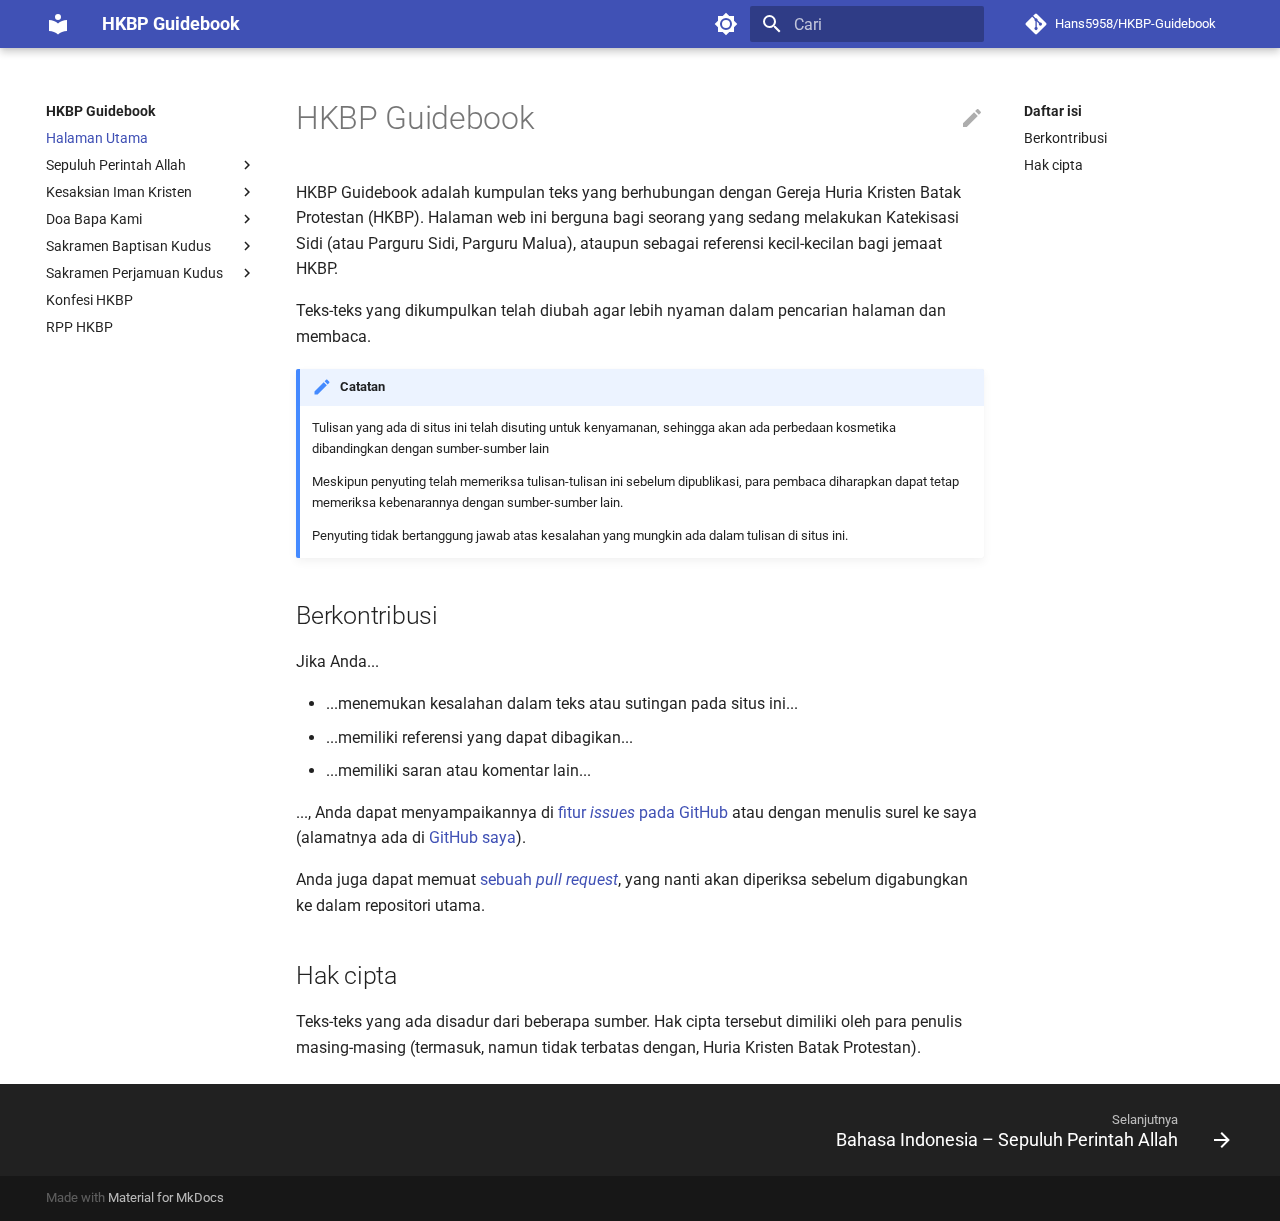
<file: index.html>
<!doctype html>
<html lang="id" class="no-js">
  <head>
    
      <meta charset="utf-8">
      <meta name="viewport" content="width=device-width,initial-scale=1">
      
        <meta name="description" content="Kumpulan teks yang berhubungan dengan HKBP.">
      
      
        <meta name="author" content="Hans5958">
      
      
        <link rel="canonical" href="https://hans5958.github.io/HKBP-Guidebook/">
      
      <link rel="icon" href="assets/images/favicon.png">
      <meta name="generator" content="mkdocs-1.3.0, mkdocs-material-8.3.9">
    
    
      
        <title>HKBP Guidebook</title>
      
    
    
      <link rel="stylesheet" href="assets/stylesheets/main.1d29e8d0.min.css">
      
        
        <link rel="stylesheet" href="assets/stylesheets/palette.cbb835fc.min.css">
        
      
      
    
    
    
      
        
        
        <link rel="preconnect" href="https://fonts.gstatic.com" crossorigin>
        <link rel="stylesheet" href="https://fonts.googleapis.com/css?family=Roboto:300,300i,400,400i,700,700i%7CRoboto+Mono:400,400i,700,700i&display=fallback">
        <style>:root{--md-text-font:"Roboto";--md-code-font:"Roboto Mono"}</style>
      
    
    
      <link rel="stylesheet" href="assets/stylesheets/extra.css">
    
    <script>__md_scope=new URL(".",location),__md_get=(e,_=localStorage,t=__md_scope)=>JSON.parse(_.getItem(t.pathname+"."+e)),__md_set=(e,_,t=localStorage,a=__md_scope)=>{try{t.setItem(a.pathname+"."+e,JSON.stringify(_))}catch(e){}}</script>
    
      
  


  
  


  <script>function gtag(){dataLayer.push(arguments)}window.dataLayer=window.dataLayer||[],gtag("js",new Date),gtag("config","G-MFXDVQ0WW7"),document.addEventListener("DOMContentLoaded",function(){document.forms.search&&document.forms.search.query.addEventListener("blur",function(){this.value&&gtag("event","search",{search_term:this.value})}),"undefined"!=typeof location$&&location$.subscribe(function(e){gtag("config","G-MFXDVQ0WW7",{page_path:e.pathname})})})</script>
  <script async src="https://www.googletagmanager.com/gtag/js?id=G-MFXDVQ0WW7"></script>


    
    
  </head>
  
  
    
    
      
    
    
    
    
    <body dir="ltr" data-md-color-scheme="default" data-md-color-primary="" data-md-color-accent="">
  
    
    
      <script>var palette=__md_get("__palette");if(palette&&"object"==typeof palette.color)for(var key of Object.keys(palette.color))document.body.setAttribute("data-md-color-"+key,palette.color[key])</script>
    
    <input class="md-toggle" data-md-toggle="drawer" type="checkbox" id="__drawer" autocomplete="off">
    <input class="md-toggle" data-md-toggle="search" type="checkbox" id="__search" autocomplete="off">
    <label class="md-overlay" for="__drawer"></label>
    <div data-md-component="skip">
      
        
        <a href="#hkbp-guidebook" class="md-skip">
          Lewati ke isi
        </a>
      
    </div>
    <div data-md-component="announce">
      
    </div>
    
    
      

<header class="md-header" data-md-component="header">
  <nav class="md-header__inner md-grid" aria-label="Header">
    <a href="." title="HKBP Guidebook" class="md-header__button md-logo" aria-label="HKBP Guidebook" data-md-component="logo">
      
  
  <svg xmlns="http://www.w3.org/2000/svg" viewBox="0 0 24 24"><path d="M12 8a3 3 0 0 0 3-3 3 3 0 0 0-3-3 3 3 0 0 0-3 3 3 3 0 0 0 3 3m0 3.54C9.64 9.35 6.5 8 3 8v11c3.5 0 6.64 1.35 9 3.54 2.36-2.19 5.5-3.54 9-3.54V8c-3.5 0-6.64 1.35-9 3.54Z"/></svg>

    </a>
    <label class="md-header__button md-icon" for="__drawer">
      <svg xmlns="http://www.w3.org/2000/svg" viewBox="0 0 24 24"><path d="M3 6h18v2H3V6m0 5h18v2H3v-2m0 5h18v2H3v-2Z"/></svg>
    </label>
    <div class="md-header__title" data-md-component="header-title">
      <div class="md-header__ellipsis">
        <div class="md-header__topic">
          <span class="md-ellipsis">
            HKBP Guidebook
          </span>
        </div>
        <div class="md-header__topic" data-md-component="header-topic">
          <span class="md-ellipsis">
            
              Halaman Utama
            
          </span>
        </div>
      </div>
    </div>
    
      <form class="md-header__option" data-md-component="palette">
        
          
          
          <input class="md-option" data-md-color-media="(prefers-color-scheme: light)" data-md-color-scheme="default" data-md-color-primary="" data-md-color-accent=""  aria-label="Beralih ke mode gelap"  type="radio" name="__palette" id="__palette_1">
          
            <label class="md-header__button md-icon" title="Beralih ke mode gelap" for="__palette_2" hidden>
              <svg xmlns="http://www.w3.org/2000/svg" viewBox="0 0 24 24"><path d="M12 8a4 4 0 0 0-4 4 4 4 0 0 0 4 4 4 4 0 0 0 4-4 4 4 0 0 0-4-4m0 10a6 6 0 0 1-6-6 6 6 0 0 1 6-6 6 6 0 0 1 6 6 6 6 0 0 1-6 6m8-9.31V4h-4.69L12 .69 8.69 4H4v4.69L.69 12 4 15.31V20h4.69L12 23.31 15.31 20H20v-4.69L23.31 12 20 8.69Z"/></svg>
            </label>
          
        
          
          
          <input class="md-option" data-md-color-media="(prefers-color-scheme: dark)" data-md-color-scheme="slate" data-md-color-primary="" data-md-color-accent=""  aria-label="Beralih ke mode terang"  type="radio" name="__palette" id="__palette_2">
          
            <label class="md-header__button md-icon" title="Beralih ke mode terang" for="__palette_1" hidden>
              <svg xmlns="http://www.w3.org/2000/svg" viewBox="0 0 24 24"><path d="M12 18c-.89 0-1.74-.2-2.5-.55C11.56 16.5 13 14.42 13 12c0-2.42-1.44-4.5-3.5-5.45C10.26 6.2 11.11 6 12 6a6 6 0 0 1 6 6 6 6 0 0 1-6 6m8-9.31V4h-4.69L12 .69 8.69 4H4v4.69L.69 12 4 15.31V20h4.69L12 23.31 15.31 20H20v-4.69L23.31 12 20 8.69Z"/></svg>
            </label>
          
        
      </form>
    
    
    
      <label class="md-header__button md-icon" for="__search">
        <svg xmlns="http://www.w3.org/2000/svg" viewBox="0 0 24 24"><path d="M9.5 3A6.5 6.5 0 0 1 16 9.5c0 1.61-.59 3.09-1.56 4.23l.27.27h.79l5 5-1.5 1.5-5-5v-.79l-.27-.27A6.516 6.516 0 0 1 9.5 16 6.5 6.5 0 0 1 3 9.5 6.5 6.5 0 0 1 9.5 3m0 2C7 5 5 7 5 9.5S7 14 9.5 14 14 12 14 9.5 12 5 9.5 5Z"/></svg>
      </label>
      <div class="md-search" data-md-component="search" role="dialog">
  <label class="md-search__overlay" for="__search"></label>
  <div class="md-search__inner" role="search">
    <form class="md-search__form" name="search">
      <input type="text" class="md-search__input" name="query" aria-label="Cari" placeholder="Cari" autocapitalize="off" autocorrect="off" autocomplete="off" spellcheck="false" data-md-component="search-query" required>
      <label class="md-search__icon md-icon" for="__search">
        <svg xmlns="http://www.w3.org/2000/svg" viewBox="0 0 24 24"><path d="M9.5 3A6.5 6.5 0 0 1 16 9.5c0 1.61-.59 3.09-1.56 4.23l.27.27h.79l5 5-1.5 1.5-5-5v-.79l-.27-.27A6.516 6.516 0 0 1 9.5 16 6.5 6.5 0 0 1 3 9.5 6.5 6.5 0 0 1 9.5 3m0 2C7 5 5 7 5 9.5S7 14 9.5 14 14 12 14 9.5 12 5 9.5 5Z"/></svg>
        <svg xmlns="http://www.w3.org/2000/svg" viewBox="0 0 24 24"><path d="M20 11v2H8l5.5 5.5-1.42 1.42L4.16 12l7.92-7.92L13.5 5.5 8 11h12Z"/></svg>
      </label>
      <nav class="md-search__options" aria-label="Search">
        
        <button type="reset" class="md-search__icon md-icon" aria-label="Clear" tabindex="-1">
          <svg xmlns="http://www.w3.org/2000/svg" viewBox="0 0 24 24"><path d="M19 6.41 17.59 5 12 10.59 6.41 5 5 6.41 10.59 12 5 17.59 6.41 19 12 13.41 17.59 19 19 17.59 13.41 12 19 6.41Z"/></svg>
        </button>
      </nav>
      
    </form>
    <div class="md-search__output">
      <div class="md-search__scrollwrap" data-md-scrollfix>
        <div class="md-search-result" data-md-component="search-result">
          <div class="md-search-result__meta">
            Initializing search
          </div>
          <ol class="md-search-result__list"></ol>
        </div>
      </div>
    </div>
  </div>
</div>
    
    
      <div class="md-header__source">
        <a href="https://github.com/Hans5958/HKBP-Guidebook" title="Menuju repositori" class="md-source" data-md-component="source">
  <div class="md-source__icon md-icon">
    
    <svg xmlns="http://www.w3.org/2000/svg" viewBox="0 0 448 512"><!--! Font Awesome Free 6.1.1 by @fontawesome - https://fontawesome.com License - https://fontawesome.com/license/free (Icons: CC BY 4.0, Fonts: SIL OFL 1.1, Code: MIT License) Copyright 2022 Fonticons, Inc.--><path d="M439.55 236.05 244 40.45a28.87 28.87 0 0 0-40.81 0l-40.66 40.63 51.52 51.52c27.06-9.14 52.68 16.77 43.39 43.68l49.66 49.66c34.23-11.8 61.18 31 35.47 56.69-26.49 26.49-70.21-2.87-56-37.34L240.22 199v121.85c25.3 12.54 22.26 41.85 9.08 55a34.34 34.34 0 0 1-48.55 0c-17.57-17.6-11.07-46.91 11.25-56v-123c-20.8-8.51-24.6-30.74-18.64-45L142.57 101 8.45 235.14a28.86 28.86 0 0 0 0 40.81l195.61 195.6a28.86 28.86 0 0 0 40.8 0l194.69-194.69a28.86 28.86 0 0 0 0-40.81z"/></svg>
  </div>
  <div class="md-source__repository">
    Hans5958/HKBP-Guidebook
  </div>
</a>
      </div>
    
  </nav>
  
</header>
    
    <div class="md-container" data-md-component="container">
      
      
        
          
        
      
      <main class="md-main" data-md-component="main">
        <div class="md-main__inner md-grid">
          
            
              
              <div class="md-sidebar md-sidebar--primary" data-md-component="sidebar" data-md-type="navigation" >
                <div class="md-sidebar__scrollwrap">
                  <div class="md-sidebar__inner">
                    


<nav class="md-nav md-nav--primary" aria-label="Navigation" data-md-level="0">
  <label class="md-nav__title" for="__drawer">
    <a href="." title="HKBP Guidebook" class="md-nav__button md-logo" aria-label="HKBP Guidebook" data-md-component="logo">
      
  
  <svg xmlns="http://www.w3.org/2000/svg" viewBox="0 0 24 24"><path d="M12 8a3 3 0 0 0 3-3 3 3 0 0 0-3-3 3 3 0 0 0-3 3 3 3 0 0 0 3 3m0 3.54C9.64 9.35 6.5 8 3 8v11c3.5 0 6.64 1.35 9 3.54 2.36-2.19 5.5-3.54 9-3.54V8c-3.5 0-6.64 1.35-9 3.54Z"/></svg>

    </a>
    HKBP Guidebook
  </label>
  
    <div class="md-nav__source">
      <a href="https://github.com/Hans5958/HKBP-Guidebook" title="Menuju repositori" class="md-source" data-md-component="source">
  <div class="md-source__icon md-icon">
    
    <svg xmlns="http://www.w3.org/2000/svg" viewBox="0 0 448 512"><!--! Font Awesome Free 6.1.1 by @fontawesome - https://fontawesome.com License - https://fontawesome.com/license/free (Icons: CC BY 4.0, Fonts: SIL OFL 1.1, Code: MIT License) Copyright 2022 Fonticons, Inc.--><path d="M439.55 236.05 244 40.45a28.87 28.87 0 0 0-40.81 0l-40.66 40.63 51.52 51.52c27.06-9.14 52.68 16.77 43.39 43.68l49.66 49.66c34.23-11.8 61.18 31 35.47 56.69-26.49 26.49-70.21-2.87-56-37.34L240.22 199v121.85c25.3 12.54 22.26 41.85 9.08 55a34.34 34.34 0 0 1-48.55 0c-17.57-17.6-11.07-46.91 11.25-56v-123c-20.8-8.51-24.6-30.74-18.64-45L142.57 101 8.45 235.14a28.86 28.86 0 0 0 0 40.81l195.61 195.6a28.86 28.86 0 0 0 40.8 0l194.69-194.69a28.86 28.86 0 0 0 0-40.81z"/></svg>
  </div>
  <div class="md-source__repository">
    Hans5958/HKBP-Guidebook
  </div>
</a>
    </div>
  
  <ul class="md-nav__list" data-md-scrollfix>
    
      
      
      

  
  
    
  
  
    <li class="md-nav__item md-nav__item--active">
      
      <input class="md-nav__toggle md-toggle" data-md-toggle="toc" type="checkbox" id="__toc">
      
      
        
      
      
        <label class="md-nav__link md-nav__link--active" for="__toc">
          Halaman Utama
          <span class="md-nav__icon md-icon"></span>
        </label>
      
      <a href="." class="md-nav__link md-nav__link--active">
        Halaman Utama
      </a>
      
        

<nav class="md-nav md-nav--secondary" aria-label="Daftar isi">
  
  
  
    
  
  
    <label class="md-nav__title" for="__toc">
      <span class="md-nav__icon md-icon"></span>
      Daftar isi
    </label>
    <ul class="md-nav__list" data-md-component="toc" data-md-scrollfix>
      
        <li class="md-nav__item">
  <a href="#berkontribusi" class="md-nav__link">
    Berkontribusi
  </a>
  
</li>
      
        <li class="md-nav__item">
  <a href="#hak-cipta" class="md-nav__link">
    Hak cipta
  </a>
  
</li>
      
    </ul>
  
</nav>
      
    </li>
  

    
      
      
      

  
  
  
    
    <li class="md-nav__item md-nav__item--nested">
      
      
        <input class="md-nav__toggle md-toggle" data-md-toggle="__nav_2" type="checkbox" id="__nav_2" >
      
      
      
      
        <label class="md-nav__link" for="__nav_2">
          Sepuluh Perintah Allah
          <span class="md-nav__icon md-icon"></span>
        </label>
      
      <nav class="md-nav" aria-label="Sepuluh Perintah Allah" data-md-level="1">
        <label class="md-nav__title" for="__nav_2">
          <span class="md-nav__icon md-icon"></span>
          Sepuluh Perintah Allah
        </label>
        <ul class="md-nav__list" data-md-scrollfix>
          
            
              
  
  
  
    <li class="md-nav__item">
      <a href="sepuluh-perintah-allah/" class="md-nav__link">
        Bahasa Indonesia – Sepuluh Perintah Allah
      </a>
    </li>
  

            
          
            
              
  
  
  
    <li class="md-nav__item">
      <a href="patik-ni-debata/" class="md-nav__link">
        Bahasa Batak – Patik Ni Debata
      </a>
    </li>
  

            
          
        </ul>
      </nav>
    </li>
  

    
      
      
      

  
  
  
    
    <li class="md-nav__item md-nav__item--nested">
      
      
        <input class="md-nav__toggle md-toggle" data-md-toggle="__nav_3" type="checkbox" id="__nav_3" >
      
      
      
      
        <label class="md-nav__link" for="__nav_3">
          Kesaksian Iman Kristen
          <span class="md-nav__icon md-icon"></span>
        </label>
      
      <nav class="md-nav" aria-label="Kesaksian Iman Kristen" data-md-level="1">
        <label class="md-nav__title" for="__nav_3">
          <span class="md-nav__icon md-icon"></span>
          Kesaksian Iman Kristen
        </label>
        <ul class="md-nav__list" data-md-scrollfix>
          
            
              
  
  
  
    <li class="md-nav__item">
      <a href="kesaksian-iman-kristen/" class="md-nav__link">
        Bahasa Indonesia – Kesaksian Iman Kristen
      </a>
    </li>
  

            
          
            
              
  
  
  
    <li class="md-nav__item">
      <a href="hata-haporseaon/" class="md-nav__link">
        Bahasa Batak – Hata Haporseaon
      </a>
    </li>
  

            
          
        </ul>
      </nav>
    </li>
  

    
      
      
      

  
  
  
    
    <li class="md-nav__item md-nav__item--nested">
      
      
        <input class="md-nav__toggle md-toggle" data-md-toggle="__nav_4" type="checkbox" id="__nav_4" >
      
      
      
      
        <label class="md-nav__link" for="__nav_4">
          Doa Bapa Kami
          <span class="md-nav__icon md-icon"></span>
        </label>
      
      <nav class="md-nav" aria-label="Doa Bapa Kami" data-md-level="1">
        <label class="md-nav__title" for="__nav_4">
          <span class="md-nav__icon md-icon"></span>
          Doa Bapa Kami
        </label>
        <ul class="md-nav__list" data-md-scrollfix>
          
            
              
  
  
  
    <li class="md-nav__item">
      <a href="doa-bapa-kami/" class="md-nav__link">
        Bahasa Indonesia – Doa Bapa Kami
      </a>
    </li>
  

            
          
            
              
  
  
  
    <li class="md-nav__item">
      <a href="tangiang-ale-amanami/" class="md-nav__link">
        Bahasa Batak – Tangiang Ale Amanami
      </a>
    </li>
  

            
          
        </ul>
      </nav>
    </li>
  

    
      
      
      

  
  
  
    
    <li class="md-nav__item md-nav__item--nested">
      
      
        <input class="md-nav__toggle md-toggle" data-md-toggle="__nav_5" type="checkbox" id="__nav_5" >
      
      
      
      
        <label class="md-nav__link" for="__nav_5">
          Sakramen Baptisan Kudus
          <span class="md-nav__icon md-icon"></span>
        </label>
      
      <nav class="md-nav" aria-label="Sakramen Baptisan Kudus" data-md-level="1">
        <label class="md-nav__title" for="__nav_5">
          <span class="md-nav__icon md-icon"></span>
          Sakramen Baptisan Kudus
        </label>
        <ul class="md-nav__list" data-md-scrollfix>
          
            
              
  
  
  
    <li class="md-nav__item">
      <a href="sakramen-baptisan-kudus/" class="md-nav__link">
        Bahasa Indonesia – Sakramen Baptisan Kudus
      </a>
    </li>
  

            
          
            
              
  
  
  
    <li class="md-nav__item">
      <a href="pandidion/" class="md-nav__link">
        Bahasa Batak – Pandidion
      </a>
    </li>
  

            
          
        </ul>
      </nav>
    </li>
  

    
      
      
      

  
  
  
    
    <li class="md-nav__item md-nav__item--nested">
      
      
        <input class="md-nav__toggle md-toggle" data-md-toggle="__nav_6" type="checkbox" id="__nav_6" >
      
      
      
      
        <label class="md-nav__link" for="__nav_6">
          Sakramen Perjamuan Kudus
          <span class="md-nav__icon md-icon"></span>
        </label>
      
      <nav class="md-nav" aria-label="Sakramen Perjamuan Kudus" data-md-level="1">
        <label class="md-nav__title" for="__nav_6">
          <span class="md-nav__icon md-icon"></span>
          Sakramen Perjamuan Kudus
        </label>
        <ul class="md-nav__list" data-md-scrollfix>
          
            
              
  
  
  
    <li class="md-nav__item">
      <a href="sakramen-perjamuan-kudus/" class="md-nav__link">
        Bahasa Indonesia – Sakramen Perjamuan Kudus
      </a>
    </li>
  

            
          
            
              
  
  
  
    <li class="md-nav__item">
      <a href="marulaon-na-badia/" class="md-nav__link">
        Bahasa Batak – Marulaon Na Badia
      </a>
    </li>
  

            
          
        </ul>
      </nav>
    </li>
  

    
      
      
      

  
  
  
    <li class="md-nav__item">
      <a href="konfesi-hkbp/" class="md-nav__link">
        Konfesi HKBP
      </a>
    </li>
  

    
      
      
      

  
  
  
    <li class="md-nav__item">
      <a href="rpp-hkbp/" class="md-nav__link">
        RPP HKBP
      </a>
    </li>
  

    
  </ul>
</nav>
                  </div>
                </div>
              </div>
            
            
              
              <div class="md-sidebar md-sidebar--secondary" data-md-component="sidebar" data-md-type="toc" >
                <div class="md-sidebar__scrollwrap">
                  <div class="md-sidebar__inner">
                    

<nav class="md-nav md-nav--secondary" aria-label="Daftar isi">
  
  
  
    
  
  
    <label class="md-nav__title" for="__toc">
      <span class="md-nav__icon md-icon"></span>
      Daftar isi
    </label>
    <ul class="md-nav__list" data-md-component="toc" data-md-scrollfix>
      
        <li class="md-nav__item">
  <a href="#berkontribusi" class="md-nav__link">
    Berkontribusi
  </a>
  
</li>
      
        <li class="md-nav__item">
  <a href="#hak-cipta" class="md-nav__link">
    Hak cipta
  </a>
  
</li>
      
    </ul>
  
</nav>
                  </div>
                </div>
              </div>
            
          
          <div class="md-content" data-md-component="content">
            <article class="md-content__inner md-typeset">
              
                
  <a href="https://github.com/Hans5958/HKBP-Guidebook/edit/master/docs/index.md" title="Ubah halaman ini" class="md-content__button md-icon">
    <svg xmlns="http://www.w3.org/2000/svg" viewBox="0 0 24 24"><path d="M20.71 7.04c.39-.39.39-1.04 0-1.41l-2.34-2.34c-.37-.39-1.02-.39-1.41 0l-1.84 1.83 3.75 3.75M3 17.25V21h3.75L17.81 9.93l-3.75-3.75L3 17.25Z"/></svg>
  </a>



<h1 id="hkbp-guidebook">HKBP Guidebook</h1>
<p>HKBP Guidebook adalah kumpulan teks yang berhubungan dengan Gereja Huria Kristen Batak Protestan (HKBP). Halaman web ini berguna bagi seorang yang sedang melakukan Katekisasi Sidi (atau Parguru Sidi, Parguru Malua), ataupun sebagai referensi kecil-kecilan bagi jemaat HKBP.</p>
<p>Teks-teks yang dikumpulkan telah diubah agar lebih nyaman dalam pencarian halaman dan membaca.</p>
<div class="admonition note">
<p class="admonition-title">Catatan</p>
<p>Tulisan yang ada di situs ini telah disuting untuk kenyamanan, sehingga akan ada perbedaan kosmetika dibandingkan dengan sumber-sumber lain</p>
<p>Meskipun penyuting telah memeriksa tulisan-tulisan ini sebelum dipublikasi, para pembaca diharapkan dapat tetap memeriksa kebenarannya dengan sumber-sumber lain.</p>
<p>Penyuting tidak bertanggung jawab atas kesalahan yang mungkin ada dalam tulisan di situs ini.</p>
</div>
<h2 id="berkontribusi">Berkontribusi</h2>
<p>Jika Anda...</p>
<ul>
<li>...menemukan kesalahan dalam teks atau sutingan pada situs ini...</li>
<li>...memiliki referensi yang dapat dibagikan...</li>
<li>...memiliki saran atau komentar lain...</li>
</ul>
<p>..., Anda dapat menyampaikannya di <a href="https://github.com/Hans5958/HKBP-Guidebook/issues">fitur <em>issues</em> pada GitHub</a> atau dengan menulis surel ke saya (alamatnya ada di <a href="https://github.com/Hans5958">GitHub saya</a>).</p>
<p>Anda juga dapat memuat <a href="https://opensource.com/article/19/7/create-pull-request-github">sebuah <em>pull request</em></a>, yang nanti akan diperiksa sebelum digabungkan ke dalam repositori utama.</p>
<h2 id="hak-cipta">Hak cipta</h2>
<p>Teks-teks yang ada disadur dari beberapa sumber. Hak cipta tersebut dimiliki oleh para penulis masing-masing (termasuk, namun tidak terbatas dengan, Huria Kristen Batak Protestan).</p>

              
            </article>
            
          </div>
        </div>
        
      </main>
      
        <footer class="md-footer">
  
    
    <nav class="md-footer__inner md-grid" aria-label="Footer" >
      
      
        
        <a href="sepuluh-perintah-allah/" class="md-footer__link md-footer__link--next" aria-label="Selanjutnya: Bahasa Indonesia – Sepuluh Perintah Allah" rel="next">
          <div class="md-footer__title">
            <div class="md-ellipsis">
              <span class="md-footer__direction">
                Selanjutnya
              </span>
              Bahasa Indonesia – Sepuluh Perintah Allah
            </div>
          </div>
          <div class="md-footer__button md-icon">
            <svg xmlns="http://www.w3.org/2000/svg" viewBox="0 0 24 24"><path d="M4 11v2h12l-5.5 5.5 1.42 1.42L19.84 12l-7.92-7.92L10.5 5.5 16 11H4Z"/></svg>
          </div>
        </a>
      
    </nav>
  
  <div class="md-footer-meta md-typeset">
    <div class="md-footer-meta__inner md-grid">
      <div class="md-copyright">
  
  
    Made with
    <a href="https://squidfunk.github.io/mkdocs-material/" target="_blank" rel="noopener">
      Material for MkDocs
    </a>
  
</div>
      
    </div>
  </div>
</footer>
      
    </div>
    <div class="md-dialog" data-md-component="dialog">
      <div class="md-dialog__inner md-typeset"></div>
    </div>
    <script id="__config" type="application/json">{"base": ".", "features": [], "search": "assets/javascripts/workers/search.b97dbffb.min.js", "translations": {"clipboard.copied": "Tersalin ke memori", "clipboard.copy": "Salin ke memori", "search.config.lang": "en", "search.config.pipeline": " ", "search.config.separator": "[\\s\\-]+", "search.placeholder": "Cari", "search.result.more.one": "1 more on this page", "search.result.more.other": "# more on this page", "search.result.none": "Tidak ada dokumen yang sesuai", "search.result.one": "1 dokumen ditemukan", "search.result.other": "# dokumen ditemukan", "search.result.placeholder": "Ketik untuk mulai pencarian", "search.result.term.missing": "Missing", "select.version.title": "Select version"}}</script>
    
    
      <script src="assets/javascripts/bundle.6c7ad80a.min.js"></script>
      
    
  </body>
</html>
</file>
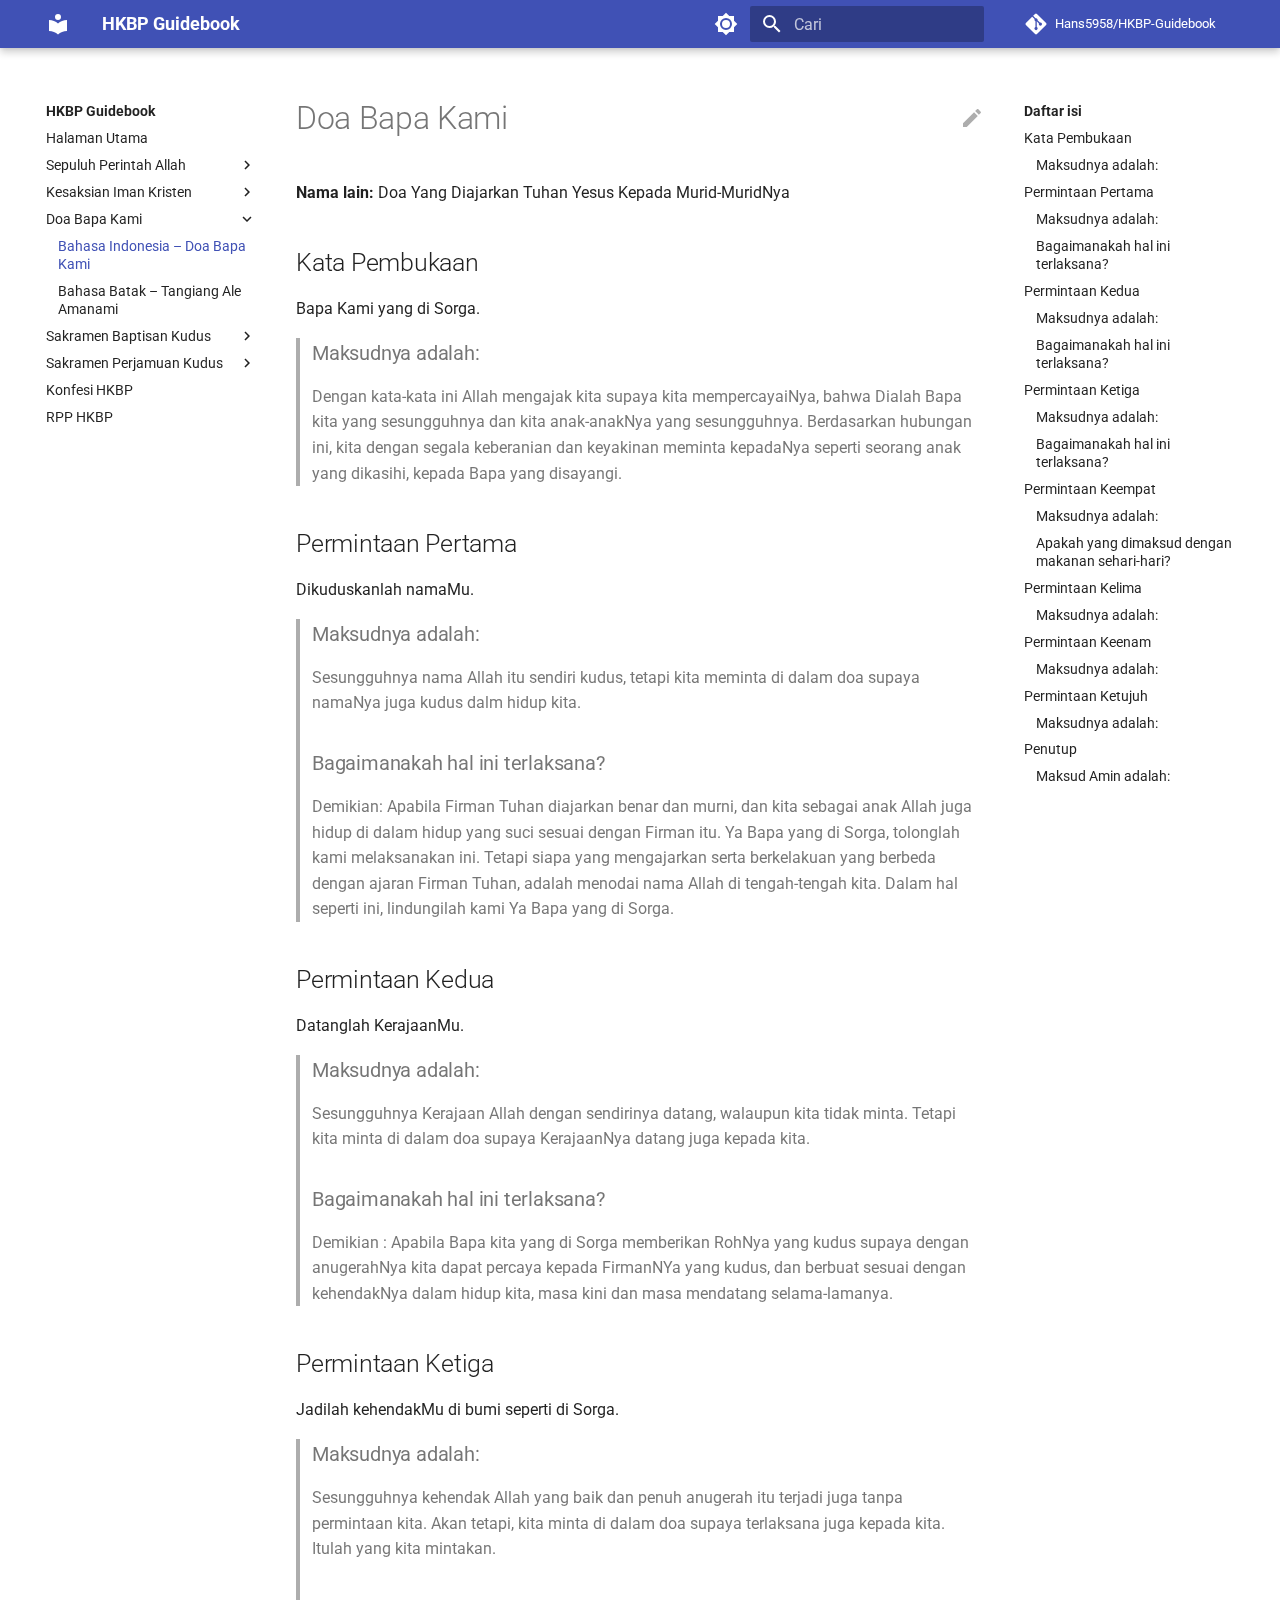
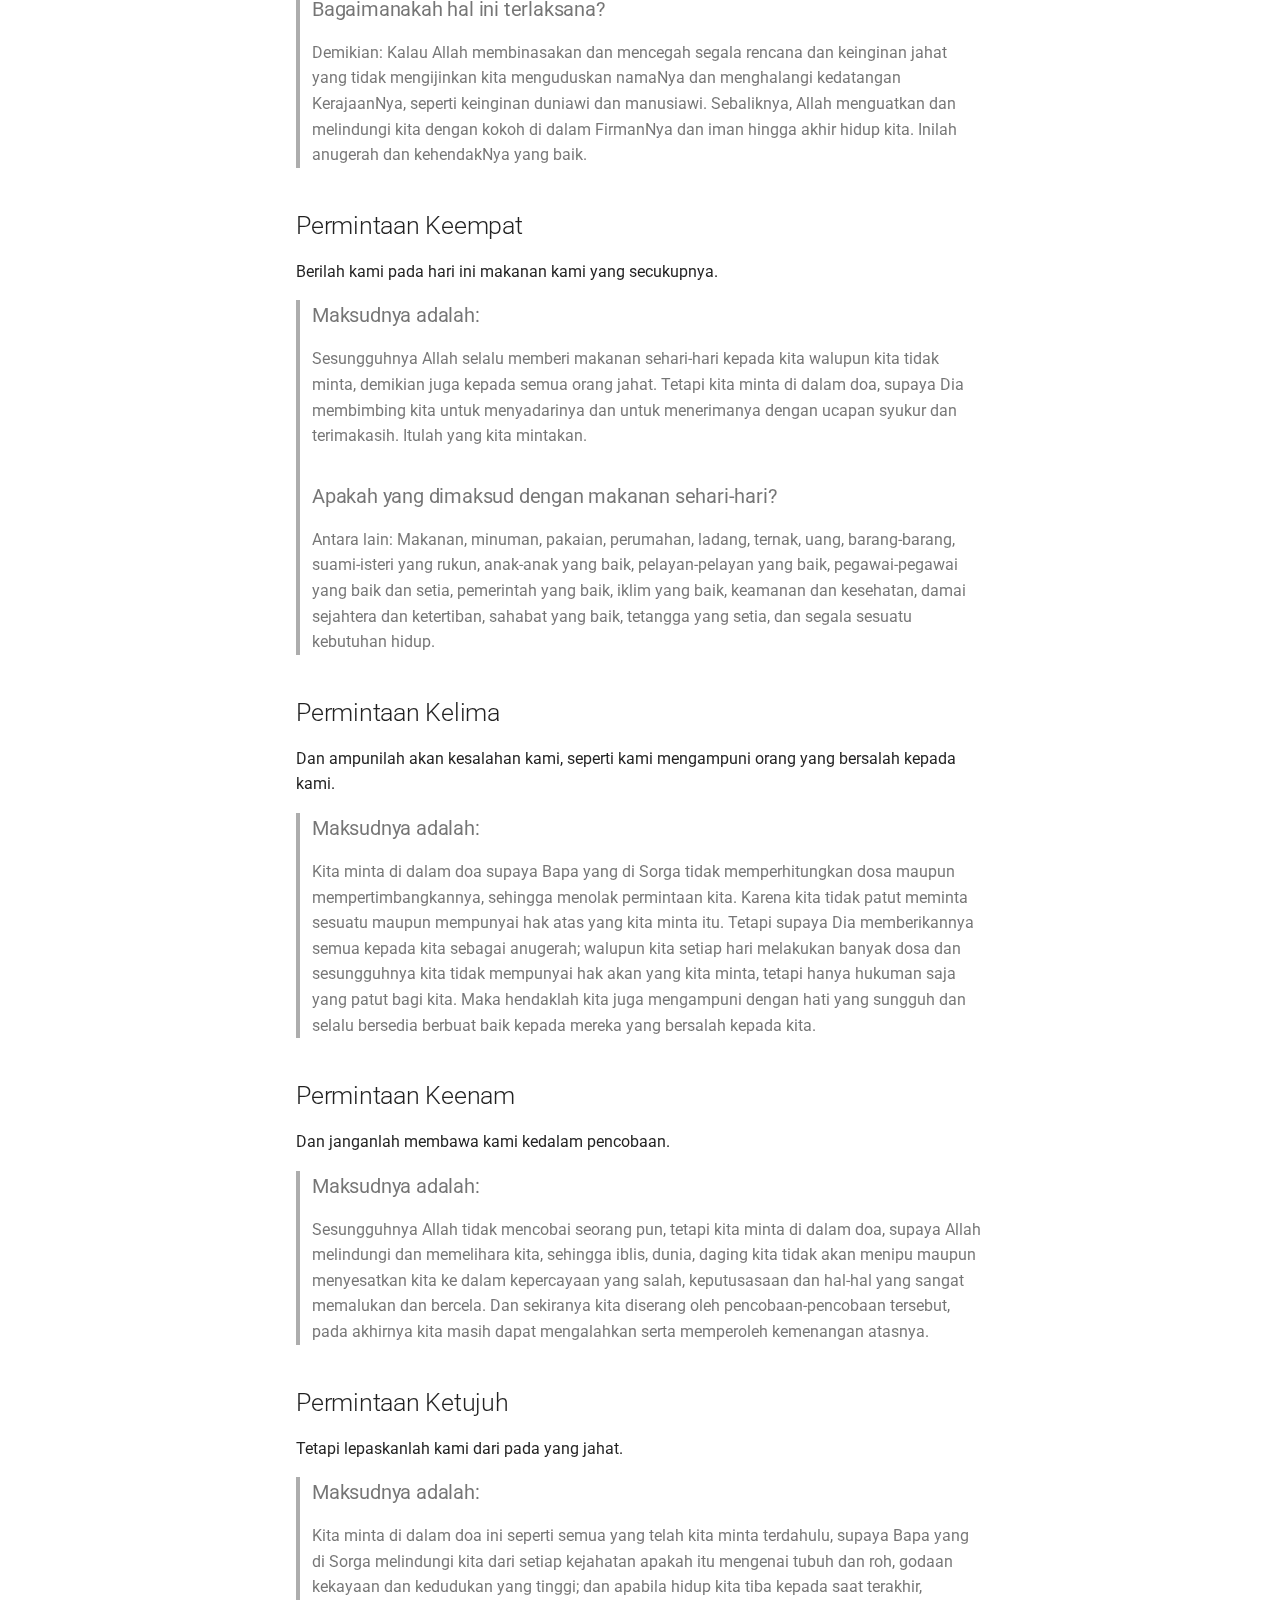
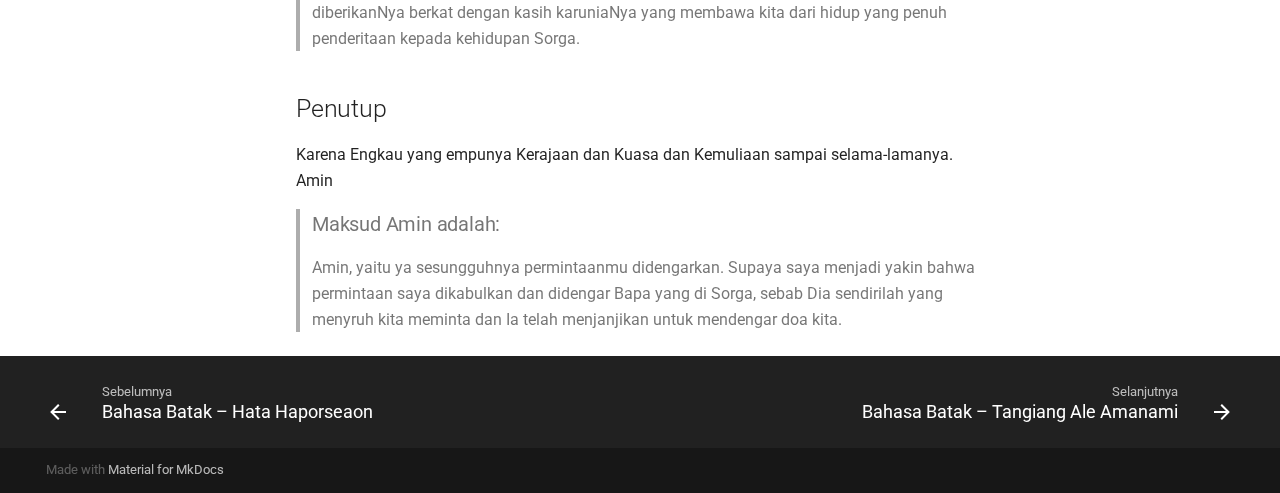
<file: doa-bapa-kami/index.html>
<!doctype html>
<html lang="id" class="no-js">
  <head>
    
      <meta charset="utf-8">
      <meta name="viewport" content="width=device-width,initial-scale=1">
      
        <meta name="description" content="Kumpulan teks yang berhubungan dengan HKBP.">
      
      
        <meta name="author" content="Hans5958">
      
      
        <link rel="canonical" href="https://hans5958.github.io/HKBP-Guidebook/doa-bapa-kami/">
      
      <link rel="icon" href="../assets/images/favicon.png">
      <meta name="generator" content="mkdocs-1.3.0, mkdocs-material-8.3.9">
    
    
      
        <title>Bahasa Indonesia – Doa Bapa Kami - HKBP Guidebook</title>
      
    
    
      <link rel="stylesheet" href="../assets/stylesheets/main.1d29e8d0.min.css">
      
        
        <link rel="stylesheet" href="../assets/stylesheets/palette.cbb835fc.min.css">
        
      
      
    
    
    
      
        
        
        <link rel="preconnect" href="https://fonts.gstatic.com" crossorigin>
        <link rel="stylesheet" href="https://fonts.googleapis.com/css?family=Roboto:300,300i,400,400i,700,700i%7CRoboto+Mono:400,400i,700,700i&display=fallback">
        <style>:root{--md-text-font:"Roboto";--md-code-font:"Roboto Mono"}</style>
      
    
    
      <link rel="stylesheet" href="../assets/stylesheets/extra.css">
    
    <script>__md_scope=new URL("..",location),__md_get=(e,_=localStorage,t=__md_scope)=>JSON.parse(_.getItem(t.pathname+"."+e)),__md_set=(e,_,t=localStorage,a=__md_scope)=>{try{t.setItem(a.pathname+"."+e,JSON.stringify(_))}catch(e){}}</script>
    
      
  


  
  


  <script>function gtag(){dataLayer.push(arguments)}window.dataLayer=window.dataLayer||[],gtag("js",new Date),gtag("config","G-MFXDVQ0WW7"),document.addEventListener("DOMContentLoaded",function(){document.forms.search&&document.forms.search.query.addEventListener("blur",function(){this.value&&gtag("event","search",{search_term:this.value})}),"undefined"!=typeof location$&&location$.subscribe(function(e){gtag("config","G-MFXDVQ0WW7",{page_path:e.pathname})})})</script>
  <script async src="https://www.googletagmanager.com/gtag/js?id=G-MFXDVQ0WW7"></script>


    
    
  </head>
  
  
    
    
      
    
    
    
    
    <body dir="ltr" data-md-color-scheme="default" data-md-color-primary="" data-md-color-accent="">
  
    
    
      <script>var palette=__md_get("__palette");if(palette&&"object"==typeof palette.color)for(var key of Object.keys(palette.color))document.body.setAttribute("data-md-color-"+key,palette.color[key])</script>
    
    <input class="md-toggle" data-md-toggle="drawer" type="checkbox" id="__drawer" autocomplete="off">
    <input class="md-toggle" data-md-toggle="search" type="checkbox" id="__search" autocomplete="off">
    <label class="md-overlay" for="__drawer"></label>
    <div data-md-component="skip">
      
        
        <a href="#doa-bapa-kami" class="md-skip">
          Lewati ke isi
        </a>
      
    </div>
    <div data-md-component="announce">
      
    </div>
    
    
      

<header class="md-header" data-md-component="header">
  <nav class="md-header__inner md-grid" aria-label="Header">
    <a href=".." title="HKBP Guidebook" class="md-header__button md-logo" aria-label="HKBP Guidebook" data-md-component="logo">
      
  
  <svg xmlns="http://www.w3.org/2000/svg" viewBox="0 0 24 24"><path d="M12 8a3 3 0 0 0 3-3 3 3 0 0 0-3-3 3 3 0 0 0-3 3 3 3 0 0 0 3 3m0 3.54C9.64 9.35 6.5 8 3 8v11c3.5 0 6.64 1.35 9 3.54 2.36-2.19 5.5-3.54 9-3.54V8c-3.5 0-6.64 1.35-9 3.54Z"/></svg>

    </a>
    <label class="md-header__button md-icon" for="__drawer">
      <svg xmlns="http://www.w3.org/2000/svg" viewBox="0 0 24 24"><path d="M3 6h18v2H3V6m0 5h18v2H3v-2m0 5h18v2H3v-2Z"/></svg>
    </label>
    <div class="md-header__title" data-md-component="header-title">
      <div class="md-header__ellipsis">
        <div class="md-header__topic">
          <span class="md-ellipsis">
            HKBP Guidebook
          </span>
        </div>
        <div class="md-header__topic" data-md-component="header-topic">
          <span class="md-ellipsis">
            
              Bahasa Indonesia – Doa Bapa Kami
            
          </span>
        </div>
      </div>
    </div>
    
      <form class="md-header__option" data-md-component="palette">
        
          
          
          <input class="md-option" data-md-color-media="(prefers-color-scheme: light)" data-md-color-scheme="default" data-md-color-primary="" data-md-color-accent=""  aria-label="Beralih ke mode gelap"  type="radio" name="__palette" id="__palette_1">
          
            <label class="md-header__button md-icon" title="Beralih ke mode gelap" for="__palette_2" hidden>
              <svg xmlns="http://www.w3.org/2000/svg" viewBox="0 0 24 24"><path d="M12 8a4 4 0 0 0-4 4 4 4 0 0 0 4 4 4 4 0 0 0 4-4 4 4 0 0 0-4-4m0 10a6 6 0 0 1-6-6 6 6 0 0 1 6-6 6 6 0 0 1 6 6 6 6 0 0 1-6 6m8-9.31V4h-4.69L12 .69 8.69 4H4v4.69L.69 12 4 15.31V20h4.69L12 23.31 15.31 20H20v-4.69L23.31 12 20 8.69Z"/></svg>
            </label>
          
        
          
          
          <input class="md-option" data-md-color-media="(prefers-color-scheme: dark)" data-md-color-scheme="slate" data-md-color-primary="" data-md-color-accent=""  aria-label="Beralih ke mode terang"  type="radio" name="__palette" id="__palette_2">
          
            <label class="md-header__button md-icon" title="Beralih ke mode terang" for="__palette_1" hidden>
              <svg xmlns="http://www.w3.org/2000/svg" viewBox="0 0 24 24"><path d="M12 18c-.89 0-1.74-.2-2.5-.55C11.56 16.5 13 14.42 13 12c0-2.42-1.44-4.5-3.5-5.45C10.26 6.2 11.11 6 12 6a6 6 0 0 1 6 6 6 6 0 0 1-6 6m8-9.31V4h-4.69L12 .69 8.69 4H4v4.69L.69 12 4 15.31V20h4.69L12 23.31 15.31 20H20v-4.69L23.31 12 20 8.69Z"/></svg>
            </label>
          
        
      </form>
    
    
    
      <label class="md-header__button md-icon" for="__search">
        <svg xmlns="http://www.w3.org/2000/svg" viewBox="0 0 24 24"><path d="M9.5 3A6.5 6.5 0 0 1 16 9.5c0 1.61-.59 3.09-1.56 4.23l.27.27h.79l5 5-1.5 1.5-5-5v-.79l-.27-.27A6.516 6.516 0 0 1 9.5 16 6.5 6.5 0 0 1 3 9.5 6.5 6.5 0 0 1 9.5 3m0 2C7 5 5 7 5 9.5S7 14 9.5 14 14 12 14 9.5 12 5 9.5 5Z"/></svg>
      </label>
      <div class="md-search" data-md-component="search" role="dialog">
  <label class="md-search__overlay" for="__search"></label>
  <div class="md-search__inner" role="search">
    <form class="md-search__form" name="search">
      <input type="text" class="md-search__input" name="query" aria-label="Cari" placeholder="Cari" autocapitalize="off" autocorrect="off" autocomplete="off" spellcheck="false" data-md-component="search-query" required>
      <label class="md-search__icon md-icon" for="__search">
        <svg xmlns="http://www.w3.org/2000/svg" viewBox="0 0 24 24"><path d="M9.5 3A6.5 6.5 0 0 1 16 9.5c0 1.61-.59 3.09-1.56 4.23l.27.27h.79l5 5-1.5 1.5-5-5v-.79l-.27-.27A6.516 6.516 0 0 1 9.5 16 6.5 6.5 0 0 1 3 9.5 6.5 6.5 0 0 1 9.5 3m0 2C7 5 5 7 5 9.5S7 14 9.5 14 14 12 14 9.5 12 5 9.5 5Z"/></svg>
        <svg xmlns="http://www.w3.org/2000/svg" viewBox="0 0 24 24"><path d="M20 11v2H8l5.5 5.5-1.42 1.42L4.16 12l7.92-7.92L13.5 5.5 8 11h12Z"/></svg>
      </label>
      <nav class="md-search__options" aria-label="Search">
        
        <button type="reset" class="md-search__icon md-icon" aria-label="Clear" tabindex="-1">
          <svg xmlns="http://www.w3.org/2000/svg" viewBox="0 0 24 24"><path d="M19 6.41 17.59 5 12 10.59 6.41 5 5 6.41 10.59 12 5 17.59 6.41 19 12 13.41 17.59 19 19 17.59 13.41 12 19 6.41Z"/></svg>
        </button>
      </nav>
      
    </form>
    <div class="md-search__output">
      <div class="md-search__scrollwrap" data-md-scrollfix>
        <div class="md-search-result" data-md-component="search-result">
          <div class="md-search-result__meta">
            Initializing search
          </div>
          <ol class="md-search-result__list"></ol>
        </div>
      </div>
    </div>
  </div>
</div>
    
    
      <div class="md-header__source">
        <a href="https://github.com/Hans5958/HKBP-Guidebook" title="Menuju repositori" class="md-source" data-md-component="source">
  <div class="md-source__icon md-icon">
    
    <svg xmlns="http://www.w3.org/2000/svg" viewBox="0 0 448 512"><!--! Font Awesome Free 6.1.1 by @fontawesome - https://fontawesome.com License - https://fontawesome.com/license/free (Icons: CC BY 4.0, Fonts: SIL OFL 1.1, Code: MIT License) Copyright 2022 Fonticons, Inc.--><path d="M439.55 236.05 244 40.45a28.87 28.87 0 0 0-40.81 0l-40.66 40.63 51.52 51.52c27.06-9.14 52.68 16.77 43.39 43.68l49.66 49.66c34.23-11.8 61.18 31 35.47 56.69-26.49 26.49-70.21-2.87-56-37.34L240.22 199v121.85c25.3 12.54 22.26 41.85 9.08 55a34.34 34.34 0 0 1-48.55 0c-17.57-17.6-11.07-46.91 11.25-56v-123c-20.8-8.51-24.6-30.74-18.64-45L142.57 101 8.45 235.14a28.86 28.86 0 0 0 0 40.81l195.61 195.6a28.86 28.86 0 0 0 40.8 0l194.69-194.69a28.86 28.86 0 0 0 0-40.81z"/></svg>
  </div>
  <div class="md-source__repository">
    Hans5958/HKBP-Guidebook
  </div>
</a>
      </div>
    
  </nav>
  
</header>
    
    <div class="md-container" data-md-component="container">
      
      
        
          
        
      
      <main class="md-main" data-md-component="main">
        <div class="md-main__inner md-grid">
          
            
              
              <div class="md-sidebar md-sidebar--primary" data-md-component="sidebar" data-md-type="navigation" >
                <div class="md-sidebar__scrollwrap">
                  <div class="md-sidebar__inner">
                    


<nav class="md-nav md-nav--primary" aria-label="Navigation" data-md-level="0">
  <label class="md-nav__title" for="__drawer">
    <a href=".." title="HKBP Guidebook" class="md-nav__button md-logo" aria-label="HKBP Guidebook" data-md-component="logo">
      
  
  <svg xmlns="http://www.w3.org/2000/svg" viewBox="0 0 24 24"><path d="M12 8a3 3 0 0 0 3-3 3 3 0 0 0-3-3 3 3 0 0 0-3 3 3 3 0 0 0 3 3m0 3.54C9.64 9.35 6.5 8 3 8v11c3.5 0 6.64 1.35 9 3.54 2.36-2.19 5.5-3.54 9-3.54V8c-3.5 0-6.64 1.35-9 3.54Z"/></svg>

    </a>
    HKBP Guidebook
  </label>
  
    <div class="md-nav__source">
      <a href="https://github.com/Hans5958/HKBP-Guidebook" title="Menuju repositori" class="md-source" data-md-component="source">
  <div class="md-source__icon md-icon">
    
    <svg xmlns="http://www.w3.org/2000/svg" viewBox="0 0 448 512"><!--! Font Awesome Free 6.1.1 by @fontawesome - https://fontawesome.com License - https://fontawesome.com/license/free (Icons: CC BY 4.0, Fonts: SIL OFL 1.1, Code: MIT License) Copyright 2022 Fonticons, Inc.--><path d="M439.55 236.05 244 40.45a28.87 28.87 0 0 0-40.81 0l-40.66 40.63 51.52 51.52c27.06-9.14 52.68 16.77 43.39 43.68l49.66 49.66c34.23-11.8 61.18 31 35.47 56.69-26.49 26.49-70.21-2.87-56-37.34L240.22 199v121.85c25.3 12.54 22.26 41.85 9.08 55a34.34 34.34 0 0 1-48.55 0c-17.57-17.6-11.07-46.91 11.25-56v-123c-20.8-8.51-24.6-30.74-18.64-45L142.57 101 8.45 235.14a28.86 28.86 0 0 0 0 40.81l195.61 195.6a28.86 28.86 0 0 0 40.8 0l194.69-194.69a28.86 28.86 0 0 0 0-40.81z"/></svg>
  </div>
  <div class="md-source__repository">
    Hans5958/HKBP-Guidebook
  </div>
</a>
    </div>
  
  <ul class="md-nav__list" data-md-scrollfix>
    
      
      
      

  
  
  
    <li class="md-nav__item">
      <a href=".." class="md-nav__link">
        Halaman Utama
      </a>
    </li>
  

    
      
      
      

  
  
  
    
    <li class="md-nav__item md-nav__item--nested">
      
      
        <input class="md-nav__toggle md-toggle" data-md-toggle="__nav_2" type="checkbox" id="__nav_2" >
      
      
      
      
        <label class="md-nav__link" for="__nav_2">
          Sepuluh Perintah Allah
          <span class="md-nav__icon md-icon"></span>
        </label>
      
      <nav class="md-nav" aria-label="Sepuluh Perintah Allah" data-md-level="1">
        <label class="md-nav__title" for="__nav_2">
          <span class="md-nav__icon md-icon"></span>
          Sepuluh Perintah Allah
        </label>
        <ul class="md-nav__list" data-md-scrollfix>
          
            
              
  
  
  
    <li class="md-nav__item">
      <a href="../sepuluh-perintah-allah/" class="md-nav__link">
        Bahasa Indonesia – Sepuluh Perintah Allah
      </a>
    </li>
  

            
          
            
              
  
  
  
    <li class="md-nav__item">
      <a href="../patik-ni-debata/" class="md-nav__link">
        Bahasa Batak – Patik Ni Debata
      </a>
    </li>
  

            
          
        </ul>
      </nav>
    </li>
  

    
      
      
      

  
  
  
    
    <li class="md-nav__item md-nav__item--nested">
      
      
        <input class="md-nav__toggle md-toggle" data-md-toggle="__nav_3" type="checkbox" id="__nav_3" >
      
      
      
      
        <label class="md-nav__link" for="__nav_3">
          Kesaksian Iman Kristen
          <span class="md-nav__icon md-icon"></span>
        </label>
      
      <nav class="md-nav" aria-label="Kesaksian Iman Kristen" data-md-level="1">
        <label class="md-nav__title" for="__nav_3">
          <span class="md-nav__icon md-icon"></span>
          Kesaksian Iman Kristen
        </label>
        <ul class="md-nav__list" data-md-scrollfix>
          
            
              
  
  
  
    <li class="md-nav__item">
      <a href="../kesaksian-iman-kristen/" class="md-nav__link">
        Bahasa Indonesia – Kesaksian Iman Kristen
      </a>
    </li>
  

            
          
            
              
  
  
  
    <li class="md-nav__item">
      <a href="../hata-haporseaon/" class="md-nav__link">
        Bahasa Batak – Hata Haporseaon
      </a>
    </li>
  

            
          
        </ul>
      </nav>
    </li>
  

    
      
      
      

  
  
    
  
  
    
    <li class="md-nav__item md-nav__item--active md-nav__item--nested">
      
      
        <input class="md-nav__toggle md-toggle" data-md-toggle="__nav_4" type="checkbox" id="__nav_4" checked>
      
      
      
      
        <label class="md-nav__link" for="__nav_4">
          Doa Bapa Kami
          <span class="md-nav__icon md-icon"></span>
        </label>
      
      <nav class="md-nav" aria-label="Doa Bapa Kami" data-md-level="1">
        <label class="md-nav__title" for="__nav_4">
          <span class="md-nav__icon md-icon"></span>
          Doa Bapa Kami
        </label>
        <ul class="md-nav__list" data-md-scrollfix>
          
            
              
  
  
    
  
  
    <li class="md-nav__item md-nav__item--active">
      
      <input class="md-nav__toggle md-toggle" data-md-toggle="toc" type="checkbox" id="__toc">
      
      
        
      
      
        <label class="md-nav__link md-nav__link--active" for="__toc">
          Bahasa Indonesia – Doa Bapa Kami
          <span class="md-nav__icon md-icon"></span>
        </label>
      
      <a href="./" class="md-nav__link md-nav__link--active">
        Bahasa Indonesia – Doa Bapa Kami
      </a>
      
        

<nav class="md-nav md-nav--secondary" aria-label="Daftar isi">
  
  
  
    
  
  
    <label class="md-nav__title" for="__toc">
      <span class="md-nav__icon md-icon"></span>
      Daftar isi
    </label>
    <ul class="md-nav__list" data-md-component="toc" data-md-scrollfix>
      
        <li class="md-nav__item">
  <a href="#kata-pembukaan" class="md-nav__link">
    Kata Pembukaan
  </a>
  
    <nav class="md-nav" aria-label="Kata Pembukaan">
      <ul class="md-nav__list">
        
          <li class="md-nav__item">
  <a href="#maksudnya-adalah" class="md-nav__link">
    Maksudnya adalah:
  </a>
  
</li>
        
      </ul>
    </nav>
  
</li>
      
        <li class="md-nav__item">
  <a href="#permintaan-pertama" class="md-nav__link">
    Permintaan Pertama
  </a>
  
    <nav class="md-nav" aria-label="Permintaan Pertama">
      <ul class="md-nav__list">
        
          <li class="md-nav__item">
  <a href="#maksudnya-adalah_1" class="md-nav__link">
    Maksudnya adalah:
  </a>
  
</li>
        
          <li class="md-nav__item">
  <a href="#bagaimanakah-hal-ini-terlaksana" class="md-nav__link">
    Bagaimanakah hal ini terlaksana?
  </a>
  
</li>
        
      </ul>
    </nav>
  
</li>
      
        <li class="md-nav__item">
  <a href="#permintaan-kedua" class="md-nav__link">
    Permintaan Kedua
  </a>
  
    <nav class="md-nav" aria-label="Permintaan Kedua">
      <ul class="md-nav__list">
        
          <li class="md-nav__item">
  <a href="#maksudnya-adalah_2" class="md-nav__link">
    Maksudnya adalah:
  </a>
  
</li>
        
          <li class="md-nav__item">
  <a href="#bagaimanakah-hal-ini-terlaksana_1" class="md-nav__link">
    Bagaimanakah hal ini terlaksana?
  </a>
  
</li>
        
      </ul>
    </nav>
  
</li>
      
        <li class="md-nav__item">
  <a href="#permintaan-ketiga" class="md-nav__link">
    Permintaan Ketiga
  </a>
  
    <nav class="md-nav" aria-label="Permintaan Ketiga">
      <ul class="md-nav__list">
        
          <li class="md-nav__item">
  <a href="#maksudnya-adalah_3" class="md-nav__link">
    Maksudnya adalah:
  </a>
  
</li>
        
          <li class="md-nav__item">
  <a href="#bagaimanakah-hal-ini-terlaksana_2" class="md-nav__link">
    Bagaimanakah hal ini terlaksana?
  </a>
  
</li>
        
      </ul>
    </nav>
  
</li>
      
        <li class="md-nav__item">
  <a href="#permintaan-keempat" class="md-nav__link">
    Permintaan Keempat
  </a>
  
    <nav class="md-nav" aria-label="Permintaan Keempat">
      <ul class="md-nav__list">
        
          <li class="md-nav__item">
  <a href="#maksudnya-adalah_4" class="md-nav__link">
    Maksudnya adalah:
  </a>
  
</li>
        
          <li class="md-nav__item">
  <a href="#apakah-yang-dimaksud-dengan-makanan-sehari-hari" class="md-nav__link">
    Apakah yang dimaksud dengan makanan sehari-hari?
  </a>
  
</li>
        
      </ul>
    </nav>
  
</li>
      
        <li class="md-nav__item">
  <a href="#permintaan-kelima" class="md-nav__link">
    Permintaan Kelima
  </a>
  
    <nav class="md-nav" aria-label="Permintaan Kelima">
      <ul class="md-nav__list">
        
          <li class="md-nav__item">
  <a href="#maksudnya-adalah_5" class="md-nav__link">
    Maksudnya adalah:
  </a>
  
</li>
        
      </ul>
    </nav>
  
</li>
      
        <li class="md-nav__item">
  <a href="#permintaan-keenam" class="md-nav__link">
    Permintaan Keenam
  </a>
  
    <nav class="md-nav" aria-label="Permintaan Keenam">
      <ul class="md-nav__list">
        
          <li class="md-nav__item">
  <a href="#maksudnya-adalah_6" class="md-nav__link">
    Maksudnya adalah:
  </a>
  
</li>
        
      </ul>
    </nav>
  
</li>
      
        <li class="md-nav__item">
  <a href="#permintaan-ketujuh" class="md-nav__link">
    Permintaan Ketujuh
  </a>
  
    <nav class="md-nav" aria-label="Permintaan Ketujuh">
      <ul class="md-nav__list">
        
          <li class="md-nav__item">
  <a href="#maksudnya-adalah_7" class="md-nav__link">
    Maksudnya adalah:
  </a>
  
</li>
        
      </ul>
    </nav>
  
</li>
      
        <li class="md-nav__item">
  <a href="#penutup" class="md-nav__link">
    Penutup
  </a>
  
    <nav class="md-nav" aria-label="Penutup">
      <ul class="md-nav__list">
        
          <li class="md-nav__item">
  <a href="#maksud-amin-adalah" class="md-nav__link">
    Maksud Amin adalah:
  </a>
  
</li>
        
      </ul>
    </nav>
  
</li>
      
    </ul>
  
</nav>
      
    </li>
  

            
          
            
              
  
  
  
    <li class="md-nav__item">
      <a href="../tangiang-ale-amanami/" class="md-nav__link">
        Bahasa Batak – Tangiang Ale Amanami
      </a>
    </li>
  

            
          
        </ul>
      </nav>
    </li>
  

    
      
      
      

  
  
  
    
    <li class="md-nav__item md-nav__item--nested">
      
      
        <input class="md-nav__toggle md-toggle" data-md-toggle="__nav_5" type="checkbox" id="__nav_5" >
      
      
      
      
        <label class="md-nav__link" for="__nav_5">
          Sakramen Baptisan Kudus
          <span class="md-nav__icon md-icon"></span>
        </label>
      
      <nav class="md-nav" aria-label="Sakramen Baptisan Kudus" data-md-level="1">
        <label class="md-nav__title" for="__nav_5">
          <span class="md-nav__icon md-icon"></span>
          Sakramen Baptisan Kudus
        </label>
        <ul class="md-nav__list" data-md-scrollfix>
          
            
              
  
  
  
    <li class="md-nav__item">
      <a href="../sakramen-baptisan-kudus/" class="md-nav__link">
        Bahasa Indonesia – Sakramen Baptisan Kudus
      </a>
    </li>
  

            
          
            
              
  
  
  
    <li class="md-nav__item">
      <a href="../pandidion/" class="md-nav__link">
        Bahasa Batak – Pandidion
      </a>
    </li>
  

            
          
        </ul>
      </nav>
    </li>
  

    
      
      
      

  
  
  
    
    <li class="md-nav__item md-nav__item--nested">
      
      
        <input class="md-nav__toggle md-toggle" data-md-toggle="__nav_6" type="checkbox" id="__nav_6" >
      
      
      
      
        <label class="md-nav__link" for="__nav_6">
          Sakramen Perjamuan Kudus
          <span class="md-nav__icon md-icon"></span>
        </label>
      
      <nav class="md-nav" aria-label="Sakramen Perjamuan Kudus" data-md-level="1">
        <label class="md-nav__title" for="__nav_6">
          <span class="md-nav__icon md-icon"></span>
          Sakramen Perjamuan Kudus
        </label>
        <ul class="md-nav__list" data-md-scrollfix>
          
            
              
  
  
  
    <li class="md-nav__item">
      <a href="../sakramen-perjamuan-kudus/" class="md-nav__link">
        Bahasa Indonesia – Sakramen Perjamuan Kudus
      </a>
    </li>
  

            
          
            
              
  
  
  
    <li class="md-nav__item">
      <a href="../marulaon-na-badia/" class="md-nav__link">
        Bahasa Batak – Marulaon Na Badia
      </a>
    </li>
  

            
          
        </ul>
      </nav>
    </li>
  

    
      
      
      

  
  
  
    <li class="md-nav__item">
      <a href="../konfesi-hkbp/" class="md-nav__link">
        Konfesi HKBP
      </a>
    </li>
  

    
      
      
      

  
  
  
    <li class="md-nav__item">
      <a href="../rpp-hkbp/" class="md-nav__link">
        RPP HKBP
      </a>
    </li>
  

    
  </ul>
</nav>
                  </div>
                </div>
              </div>
            
            
              
              <div class="md-sidebar md-sidebar--secondary" data-md-component="sidebar" data-md-type="toc" >
                <div class="md-sidebar__scrollwrap">
                  <div class="md-sidebar__inner">
                    

<nav class="md-nav md-nav--secondary" aria-label="Daftar isi">
  
  
  
    
  
  
    <label class="md-nav__title" for="__toc">
      <span class="md-nav__icon md-icon"></span>
      Daftar isi
    </label>
    <ul class="md-nav__list" data-md-component="toc" data-md-scrollfix>
      
        <li class="md-nav__item">
  <a href="#kata-pembukaan" class="md-nav__link">
    Kata Pembukaan
  </a>
  
    <nav class="md-nav" aria-label="Kata Pembukaan">
      <ul class="md-nav__list">
        
          <li class="md-nav__item">
  <a href="#maksudnya-adalah" class="md-nav__link">
    Maksudnya adalah:
  </a>
  
</li>
        
      </ul>
    </nav>
  
</li>
      
        <li class="md-nav__item">
  <a href="#permintaan-pertama" class="md-nav__link">
    Permintaan Pertama
  </a>
  
    <nav class="md-nav" aria-label="Permintaan Pertama">
      <ul class="md-nav__list">
        
          <li class="md-nav__item">
  <a href="#maksudnya-adalah_1" class="md-nav__link">
    Maksudnya adalah:
  </a>
  
</li>
        
          <li class="md-nav__item">
  <a href="#bagaimanakah-hal-ini-terlaksana" class="md-nav__link">
    Bagaimanakah hal ini terlaksana?
  </a>
  
</li>
        
      </ul>
    </nav>
  
</li>
      
        <li class="md-nav__item">
  <a href="#permintaan-kedua" class="md-nav__link">
    Permintaan Kedua
  </a>
  
    <nav class="md-nav" aria-label="Permintaan Kedua">
      <ul class="md-nav__list">
        
          <li class="md-nav__item">
  <a href="#maksudnya-adalah_2" class="md-nav__link">
    Maksudnya adalah:
  </a>
  
</li>
        
          <li class="md-nav__item">
  <a href="#bagaimanakah-hal-ini-terlaksana_1" class="md-nav__link">
    Bagaimanakah hal ini terlaksana?
  </a>
  
</li>
        
      </ul>
    </nav>
  
</li>
      
        <li class="md-nav__item">
  <a href="#permintaan-ketiga" class="md-nav__link">
    Permintaan Ketiga
  </a>
  
    <nav class="md-nav" aria-label="Permintaan Ketiga">
      <ul class="md-nav__list">
        
          <li class="md-nav__item">
  <a href="#maksudnya-adalah_3" class="md-nav__link">
    Maksudnya adalah:
  </a>
  
</li>
        
          <li class="md-nav__item">
  <a href="#bagaimanakah-hal-ini-terlaksana_2" class="md-nav__link">
    Bagaimanakah hal ini terlaksana?
  </a>
  
</li>
        
      </ul>
    </nav>
  
</li>
      
        <li class="md-nav__item">
  <a href="#permintaan-keempat" class="md-nav__link">
    Permintaan Keempat
  </a>
  
    <nav class="md-nav" aria-label="Permintaan Keempat">
      <ul class="md-nav__list">
        
          <li class="md-nav__item">
  <a href="#maksudnya-adalah_4" class="md-nav__link">
    Maksudnya adalah:
  </a>
  
</li>
        
          <li class="md-nav__item">
  <a href="#apakah-yang-dimaksud-dengan-makanan-sehari-hari" class="md-nav__link">
    Apakah yang dimaksud dengan makanan sehari-hari?
  </a>
  
</li>
        
      </ul>
    </nav>
  
</li>
      
        <li class="md-nav__item">
  <a href="#permintaan-kelima" class="md-nav__link">
    Permintaan Kelima
  </a>
  
    <nav class="md-nav" aria-label="Permintaan Kelima">
      <ul class="md-nav__list">
        
          <li class="md-nav__item">
  <a href="#maksudnya-adalah_5" class="md-nav__link">
    Maksudnya adalah:
  </a>
  
</li>
        
      </ul>
    </nav>
  
</li>
      
        <li class="md-nav__item">
  <a href="#permintaan-keenam" class="md-nav__link">
    Permintaan Keenam
  </a>
  
    <nav class="md-nav" aria-label="Permintaan Keenam">
      <ul class="md-nav__list">
        
          <li class="md-nav__item">
  <a href="#maksudnya-adalah_6" class="md-nav__link">
    Maksudnya adalah:
  </a>
  
</li>
        
      </ul>
    </nav>
  
</li>
      
        <li class="md-nav__item">
  <a href="#permintaan-ketujuh" class="md-nav__link">
    Permintaan Ketujuh
  </a>
  
    <nav class="md-nav" aria-label="Permintaan Ketujuh">
      <ul class="md-nav__list">
        
          <li class="md-nav__item">
  <a href="#maksudnya-adalah_7" class="md-nav__link">
    Maksudnya adalah:
  </a>
  
</li>
        
      </ul>
    </nav>
  
</li>
      
        <li class="md-nav__item">
  <a href="#penutup" class="md-nav__link">
    Penutup
  </a>
  
    <nav class="md-nav" aria-label="Penutup">
      <ul class="md-nav__list">
        
          <li class="md-nav__item">
  <a href="#maksud-amin-adalah" class="md-nav__link">
    Maksud Amin adalah:
  </a>
  
</li>
        
      </ul>
    </nav>
  
</li>
      
    </ul>
  
</nav>
                  </div>
                </div>
              </div>
            
          
          <div class="md-content" data-md-component="content">
            <article class="md-content__inner md-typeset">
              
                
  <a href="https://github.com/Hans5958/HKBP-Guidebook/edit/master/docs/doa-bapa-kami.md" title="Ubah halaman ini" class="md-content__button md-icon">
    <svg xmlns="http://www.w3.org/2000/svg" viewBox="0 0 24 24"><path d="M20.71 7.04c.39-.39.39-1.04 0-1.41l-2.34-2.34c-.37-.39-1.02-.39-1.41 0l-1.84 1.83 3.75 3.75M3 17.25V21h3.75L17.81 9.93l-3.75-3.75L3 17.25Z"/></svg>
  </a>



<h1 id="doa-bapa-kami">Doa Bapa Kami</h1>
<p><strong>Nama lain:</strong> Doa Yang Diajarkan Tuhan Yesus Kepada Murid-MuridNya</p>
<h2 id="kata-pembukaan">Kata Pembukaan</h2>
<p>Bapa Kami yang di Sorga.</p>
<blockquote>
<h3 id="maksudnya-adalah">Maksudnya adalah:</h3>
<p>Dengan kata-kata ini Allah mengajak kita supaya kita mempercayaiNya, bahwa Dialah Bapa kita yang sesungguhnya dan kita anak-anakNya yang sesungguhnya. Berdasarkan hubungan ini, kita dengan segala keberanian dan keyakinan meminta kepadaNya seperti seorang anak yang dikasihi, kepada Bapa yang disayangi.</p>
</blockquote>
<h2 id="permintaan-pertama">Permintaan Pertama</h2>
<p>Dikuduskanlah namaMu.</p>
<blockquote>
<h3 id="maksudnya-adalah_1">Maksudnya adalah:</h3>
<p>Sesungguhnya nama Allah itu sendiri kudus, tetapi kita meminta di dalam doa supaya namaNya juga kudus dalm hidup kita.</p>
<h3 id="bagaimanakah-hal-ini-terlaksana">Bagaimanakah hal ini terlaksana?</h3>
<p>Demikian: Apabila Firman Tuhan diajarkan benar dan murni, dan kita sebagai anak Allah juga hidup di dalam hidup yang suci sesuai dengan Firman itu. Ya Bapa yang di Sorga, tolonglah kami melaksanakan ini.
Tetapi siapa yang mengajarkan serta berkelakuan yang berbeda dengan ajaran Firman Tuhan, adalah menodai nama Allah di tengah-tengah kita. Dalam hal seperti ini, lindungilah kami Ya Bapa yang di Sorga.</p>
</blockquote>
<h2 id="permintaan-kedua">Permintaan Kedua</h2>
<p>Datanglah KerajaanMu.</p>
<blockquote>
<h3 id="maksudnya-adalah_2">Maksudnya adalah:</h3>
<p>Sesungguhnya Kerajaan Allah dengan sendirinya datang, walaupun kita tidak minta. Tetapi kita minta di dalam doa supaya KerajaanNya datang juga kepada kita.</p>
<h3 id="bagaimanakah-hal-ini-terlaksana_1">Bagaimanakah hal ini terlaksana?</h3>
<p>Demikian : Apabila Bapa kita yang di Sorga memberikan RohNya yang kudus supaya dengan anugerahNya kita dapat percaya kepada FirmanNYa yang kudus, dan berbuat sesuai dengan kehendakNya dalam hidup kita, masa kini dan masa mendatang selama-lamanya.</p>
</blockquote>
<h2 id="permintaan-ketiga">Permintaan Ketiga</h2>
<p>Jadilah kehendakMu di bumi seperti di Sorga.</p>
<blockquote>
<h3 id="maksudnya-adalah_3">Maksudnya adalah:</h3>
<p>Sesungguhnya kehendak Allah yang baik dan penuh anugerah itu terjadi juga tanpa permintaan kita. Akan tetapi, kita minta di dalam doa supaya terlaksana juga kepada kita. Itulah yang kita mintakan.</p>
<h3 id="bagaimanakah-hal-ini-terlaksana_2">Bagaimanakah hal ini terlaksana?</h3>
<p>Demikian: Kalau Allah membinasakan dan mencegah segala rencana dan keinginan jahat yang tidak mengijinkan kita menguduskan namaNya dan menghalangi kedatangan KerajaanNya, seperti keinginan duniawi dan manusiawi. Sebaliknya, Allah menguatkan dan melindungi kita dengan kokoh di dalam FirmanNya dan iman hingga akhir hidup kita. Inilah anugerah dan kehendakNya yang baik.</p>
</blockquote>
<h2 id="permintaan-keempat">Permintaan Keempat</h2>
<p>Berilah kami pada hari ini makanan kami yang secukupnya.</p>
<blockquote>
<h3 id="maksudnya-adalah_4">Maksudnya adalah:</h3>
<p>Sesungguhnya Allah selalu memberi makanan sehari-hari kepada kita walupun kita tidak minta, demikian juga kepada semua orang jahat. Tetapi kita minta di dalam doa, supaya Dia membimbing kita untuk menyadarinya dan untuk menerimanya dengan ucapan syukur dan terimakasih. Itulah yang kita mintakan.</p>
<h3 id="apakah-yang-dimaksud-dengan-makanan-sehari-hari">Apakah yang dimaksud dengan makanan sehari-hari?</h3>
<p>Antara lain: Makanan, minuman, pakaian, perumahan, ladang, ternak, uang, barang-barang, suami-isteri yang rukun, anak-anak yang baik, pelayan-pelayan yang baik, pegawai-pegawai yang baik dan setia, pemerintah yang baik, iklim yang baik, keamanan dan kesehatan, damai sejahtera dan ketertiban, sahabat yang baik, tetangga yang setia, dan segala sesuatu kebutuhan hidup.</p>
</blockquote>
<h2 id="permintaan-kelima">Permintaan Kelima</h2>
<p>Dan ampunilah akan kesalahan kami, seperti kami mengampuni orang yang bersalah kepada kami.</p>
<blockquote>
<h3 id="maksudnya-adalah_5">Maksudnya adalah:</h3>
<p>Kita minta di dalam doa supaya Bapa yang di Sorga tidak memperhitungkan dosa maupun mempertimbangkannya, sehingga menolak permintaan kita. Karena kita tidak patut meminta sesuatu maupun mempunyai hak atas yang kita minta itu. Tetapi supaya Dia memberikannya semua kepada kita sebagai anugerah; walupun kita setiap hari melakukan banyak dosa dan sesungguhnya kita tidak mempunyai hak akan yang kita minta, tetapi hanya hukuman saja yang patut bagi kita. Maka hendaklah kita juga mengampuni dengan hati yang sungguh dan selalu bersedia berbuat baik kepada mereka yang bersalah kepada kita.</p>
</blockquote>
<h2 id="permintaan-keenam">Permintaan Keenam</h2>
<p>Dan janganlah membawa kami kedalam pencobaan.</p>
<blockquote>
<h3 id="maksudnya-adalah_6">Maksudnya adalah:</h3>
<p>Sesungguhnya Allah tidak mencobai seorang pun, tetapi kita minta di dalam doa, supaya Allah melindungi dan memelihara kita, sehingga iblis, dunia, daging kita tidak akan menipu maupun menyesatkan kita ke dalam kepercayaan yang salah, keputusasaan dan hal-hal yang sangat memalukan dan bercela. Dan sekiranya kita diserang oleh pencobaan-pencobaan tersebut, pada akhirnya kita masih dapat mengalahkan serta memperoleh kemenangan atasnya.</p>
</blockquote>
<h2 id="permintaan-ketujuh">Permintaan Ketujuh</h2>
<p>Tetapi lepaskanlah kami dari pada yang jahat.</p>
<blockquote>
<h3 id="maksudnya-adalah_7">Maksudnya adalah:</h3>
<p>Kita minta di dalam doa ini seperti semua yang telah kita minta terdahulu, supaya Bapa yang di Sorga melindungi kita dari setiap kejahatan apakah itu mengenai tubuh dan roh, godaan kekayaan dan kedudukan yang tinggi; dan apabila hidup kita tiba kepada saat terakhir, diberikanNya berkat dengan kasih karuniaNya yang membawa kita dari hidup yang penuh penderitaan kepada kehidupan Sorga.</p>
</blockquote>
<h2 id="penutup">Penutup</h2>
<p>Karena Engkau yang empunya Kerajaan dan Kuasa dan Kemuliaan sampai selama-lamanya. Amin</p>
<blockquote>
<h3 id="maksud-amin-adalah">Maksud Amin adalah:</h3>
<p>Amin, yaitu ya sesungguhnya permintaanmu didengarkan. Supaya saya menjadi yakin bahwa permintaan saya dikabulkan dan didengar Bapa yang di Sorga, sebab Dia sendirilah yang menyruh kita meminta dan Ia telah menjanjikan untuk mendengar doa kita.</p>
</blockquote>

              
            </article>
            
          </div>
        </div>
        
      </main>
      
        <footer class="md-footer">
  
    
    <nav class="md-footer__inner md-grid" aria-label="Footer" >
      
        
        <a href="../hata-haporseaon/" class="md-footer__link md-footer__link--prev" aria-label="Sebelumnya: Bahasa Batak – Hata Haporseaon" rel="prev">
          <div class="md-footer__button md-icon">
            <svg xmlns="http://www.w3.org/2000/svg" viewBox="0 0 24 24"><path d="M20 11v2H8l5.5 5.5-1.42 1.42L4.16 12l7.92-7.92L13.5 5.5 8 11h12Z"/></svg>
          </div>
          <div class="md-footer__title">
            <div class="md-ellipsis">
              <span class="md-footer__direction">
                Sebelumnya
              </span>
              Bahasa Batak – Hata Haporseaon
            </div>
          </div>
        </a>
      
      
        
        <a href="../tangiang-ale-amanami/" class="md-footer__link md-footer__link--next" aria-label="Selanjutnya: Bahasa Batak – Tangiang Ale Amanami" rel="next">
          <div class="md-footer__title">
            <div class="md-ellipsis">
              <span class="md-footer__direction">
                Selanjutnya
              </span>
              Bahasa Batak – Tangiang Ale Amanami
            </div>
          </div>
          <div class="md-footer__button md-icon">
            <svg xmlns="http://www.w3.org/2000/svg" viewBox="0 0 24 24"><path d="M4 11v2h12l-5.5 5.5 1.42 1.42L19.84 12l-7.92-7.92L10.5 5.5 16 11H4Z"/></svg>
          </div>
        </a>
      
    </nav>
  
  <div class="md-footer-meta md-typeset">
    <div class="md-footer-meta__inner md-grid">
      <div class="md-copyright">
  
  
    Made with
    <a href="https://squidfunk.github.io/mkdocs-material/" target="_blank" rel="noopener">
      Material for MkDocs
    </a>
  
</div>
      
    </div>
  </div>
</footer>
      
    </div>
    <div class="md-dialog" data-md-component="dialog">
      <div class="md-dialog__inner md-typeset"></div>
    </div>
    <script id="__config" type="application/json">{"base": "..", "features": [], "search": "../assets/javascripts/workers/search.b97dbffb.min.js", "translations": {"clipboard.copied": "Tersalin ke memori", "clipboard.copy": "Salin ke memori", "search.config.lang": "en", "search.config.pipeline": " ", "search.config.separator": "[\\s\\-]+", "search.placeholder": "Cari", "search.result.more.one": "1 more on this page", "search.result.more.other": "# more on this page", "search.result.none": "Tidak ada dokumen yang sesuai", "search.result.one": "1 dokumen ditemukan", "search.result.other": "# dokumen ditemukan", "search.result.placeholder": "Ketik untuk mulai pencarian", "search.result.term.missing": "Missing", "select.version.title": "Select version"}}</script>
    
    
      <script src="../assets/javascripts/bundle.6c7ad80a.min.js"></script>
      
    
  </body>
</html>
</file>
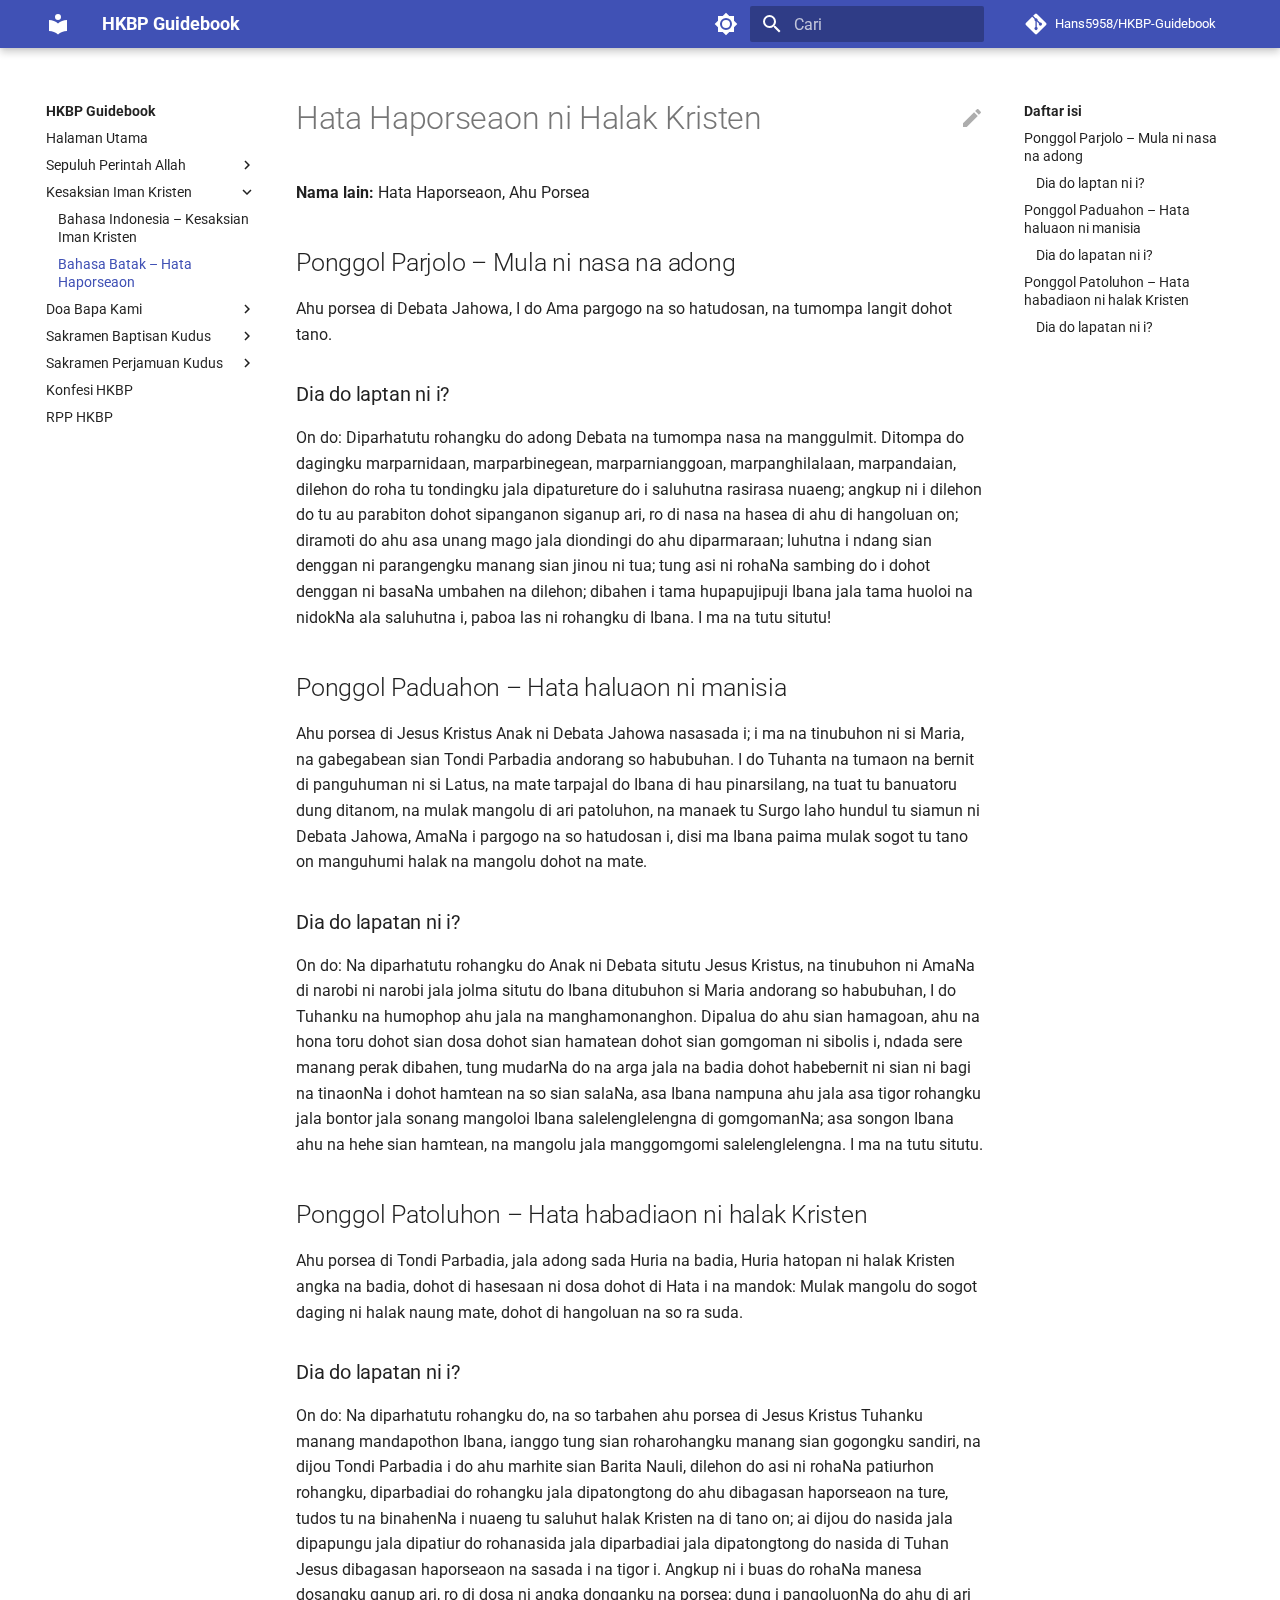
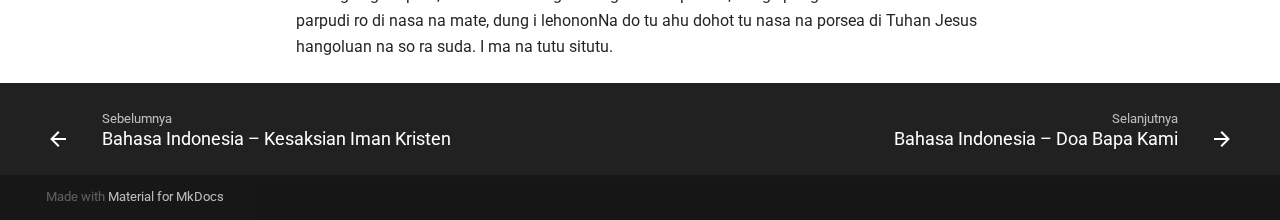
<file: hata-haporseaon/index.html>
<!doctype html>
<html lang="id" class="no-js">
  <head>
    
      <meta charset="utf-8">
      <meta name="viewport" content="width=device-width,initial-scale=1">
      
        <meta name="description" content="Kumpulan teks yang berhubungan dengan HKBP.">
      
      
        <meta name="author" content="Hans5958">
      
      
        <link rel="canonical" href="https://hans5958.github.io/HKBP-Guidebook/hata-haporseaon/">
      
      <link rel="icon" href="../assets/images/favicon.png">
      <meta name="generator" content="mkdocs-1.3.0, mkdocs-material-8.3.9">
    
    
      
        <title>Bahasa Batak – Hata Haporseaon - HKBP Guidebook</title>
      
    
    
      <link rel="stylesheet" href="../assets/stylesheets/main.1d29e8d0.min.css">
      
        
        <link rel="stylesheet" href="../assets/stylesheets/palette.cbb835fc.min.css">
        
      
      
    
    
    
      
        
        
        <link rel="preconnect" href="https://fonts.gstatic.com" crossorigin>
        <link rel="stylesheet" href="https://fonts.googleapis.com/css?family=Roboto:300,300i,400,400i,700,700i%7CRoboto+Mono:400,400i,700,700i&display=fallback">
        <style>:root{--md-text-font:"Roboto";--md-code-font:"Roboto Mono"}</style>
      
    
    
      <link rel="stylesheet" href="../assets/stylesheets/extra.css">
    
    <script>__md_scope=new URL("..",location),__md_get=(e,_=localStorage,t=__md_scope)=>JSON.parse(_.getItem(t.pathname+"."+e)),__md_set=(e,_,t=localStorage,a=__md_scope)=>{try{t.setItem(a.pathname+"."+e,JSON.stringify(_))}catch(e){}}</script>
    
      
  


  
  


  <script>function gtag(){dataLayer.push(arguments)}window.dataLayer=window.dataLayer||[],gtag("js",new Date),gtag("config","G-MFXDVQ0WW7"),document.addEventListener("DOMContentLoaded",function(){document.forms.search&&document.forms.search.query.addEventListener("blur",function(){this.value&&gtag("event","search",{search_term:this.value})}),"undefined"!=typeof location$&&location$.subscribe(function(e){gtag("config","G-MFXDVQ0WW7",{page_path:e.pathname})})})</script>
  <script async src="https://www.googletagmanager.com/gtag/js?id=G-MFXDVQ0WW7"></script>


    
    
  </head>
  
  
    
    
      
    
    
    
    
    <body dir="ltr" data-md-color-scheme="default" data-md-color-primary="" data-md-color-accent="">
  
    
    
      <script>var palette=__md_get("__palette");if(palette&&"object"==typeof palette.color)for(var key of Object.keys(palette.color))document.body.setAttribute("data-md-color-"+key,palette.color[key])</script>
    
    <input class="md-toggle" data-md-toggle="drawer" type="checkbox" id="__drawer" autocomplete="off">
    <input class="md-toggle" data-md-toggle="search" type="checkbox" id="__search" autocomplete="off">
    <label class="md-overlay" for="__drawer"></label>
    <div data-md-component="skip">
      
        
        <a href="#hata-haporseaon-ni-halak-kristen" class="md-skip">
          Lewati ke isi
        </a>
      
    </div>
    <div data-md-component="announce">
      
    </div>
    
    
      

<header class="md-header" data-md-component="header">
  <nav class="md-header__inner md-grid" aria-label="Header">
    <a href=".." title="HKBP Guidebook" class="md-header__button md-logo" aria-label="HKBP Guidebook" data-md-component="logo">
      
  
  <svg xmlns="http://www.w3.org/2000/svg" viewBox="0 0 24 24"><path d="M12 8a3 3 0 0 0 3-3 3 3 0 0 0-3-3 3 3 0 0 0-3 3 3 3 0 0 0 3 3m0 3.54C9.64 9.35 6.5 8 3 8v11c3.5 0 6.64 1.35 9 3.54 2.36-2.19 5.5-3.54 9-3.54V8c-3.5 0-6.64 1.35-9 3.54Z"/></svg>

    </a>
    <label class="md-header__button md-icon" for="__drawer">
      <svg xmlns="http://www.w3.org/2000/svg" viewBox="0 0 24 24"><path d="M3 6h18v2H3V6m0 5h18v2H3v-2m0 5h18v2H3v-2Z"/></svg>
    </label>
    <div class="md-header__title" data-md-component="header-title">
      <div class="md-header__ellipsis">
        <div class="md-header__topic">
          <span class="md-ellipsis">
            HKBP Guidebook
          </span>
        </div>
        <div class="md-header__topic" data-md-component="header-topic">
          <span class="md-ellipsis">
            
              Bahasa Batak – Hata Haporseaon
            
          </span>
        </div>
      </div>
    </div>
    
      <form class="md-header__option" data-md-component="palette">
        
          
          
          <input class="md-option" data-md-color-media="(prefers-color-scheme: light)" data-md-color-scheme="default" data-md-color-primary="" data-md-color-accent=""  aria-label="Beralih ke mode gelap"  type="radio" name="__palette" id="__palette_1">
          
            <label class="md-header__button md-icon" title="Beralih ke mode gelap" for="__palette_2" hidden>
              <svg xmlns="http://www.w3.org/2000/svg" viewBox="0 0 24 24"><path d="M12 8a4 4 0 0 0-4 4 4 4 0 0 0 4 4 4 4 0 0 0 4-4 4 4 0 0 0-4-4m0 10a6 6 0 0 1-6-6 6 6 0 0 1 6-6 6 6 0 0 1 6 6 6 6 0 0 1-6 6m8-9.31V4h-4.69L12 .69 8.69 4H4v4.69L.69 12 4 15.31V20h4.69L12 23.31 15.31 20H20v-4.69L23.31 12 20 8.69Z"/></svg>
            </label>
          
        
          
          
          <input class="md-option" data-md-color-media="(prefers-color-scheme: dark)" data-md-color-scheme="slate" data-md-color-primary="" data-md-color-accent=""  aria-label="Beralih ke mode terang"  type="radio" name="__palette" id="__palette_2">
          
            <label class="md-header__button md-icon" title="Beralih ke mode terang" for="__palette_1" hidden>
              <svg xmlns="http://www.w3.org/2000/svg" viewBox="0 0 24 24"><path d="M12 18c-.89 0-1.74-.2-2.5-.55C11.56 16.5 13 14.42 13 12c0-2.42-1.44-4.5-3.5-5.45C10.26 6.2 11.11 6 12 6a6 6 0 0 1 6 6 6 6 0 0 1-6 6m8-9.31V4h-4.69L12 .69 8.69 4H4v4.69L.69 12 4 15.31V20h4.69L12 23.31 15.31 20H20v-4.69L23.31 12 20 8.69Z"/></svg>
            </label>
          
        
      </form>
    
    
    
      <label class="md-header__button md-icon" for="__search">
        <svg xmlns="http://www.w3.org/2000/svg" viewBox="0 0 24 24"><path d="M9.5 3A6.5 6.5 0 0 1 16 9.5c0 1.61-.59 3.09-1.56 4.23l.27.27h.79l5 5-1.5 1.5-5-5v-.79l-.27-.27A6.516 6.516 0 0 1 9.5 16 6.5 6.5 0 0 1 3 9.5 6.5 6.5 0 0 1 9.5 3m0 2C7 5 5 7 5 9.5S7 14 9.5 14 14 12 14 9.5 12 5 9.5 5Z"/></svg>
      </label>
      <div class="md-search" data-md-component="search" role="dialog">
  <label class="md-search__overlay" for="__search"></label>
  <div class="md-search__inner" role="search">
    <form class="md-search__form" name="search">
      <input type="text" class="md-search__input" name="query" aria-label="Cari" placeholder="Cari" autocapitalize="off" autocorrect="off" autocomplete="off" spellcheck="false" data-md-component="search-query" required>
      <label class="md-search__icon md-icon" for="__search">
        <svg xmlns="http://www.w3.org/2000/svg" viewBox="0 0 24 24"><path d="M9.5 3A6.5 6.5 0 0 1 16 9.5c0 1.61-.59 3.09-1.56 4.23l.27.27h.79l5 5-1.5 1.5-5-5v-.79l-.27-.27A6.516 6.516 0 0 1 9.5 16 6.5 6.5 0 0 1 3 9.5 6.5 6.5 0 0 1 9.5 3m0 2C7 5 5 7 5 9.5S7 14 9.5 14 14 12 14 9.5 12 5 9.5 5Z"/></svg>
        <svg xmlns="http://www.w3.org/2000/svg" viewBox="0 0 24 24"><path d="M20 11v2H8l5.5 5.5-1.42 1.42L4.16 12l7.92-7.92L13.5 5.5 8 11h12Z"/></svg>
      </label>
      <nav class="md-search__options" aria-label="Search">
        
        <button type="reset" class="md-search__icon md-icon" aria-label="Clear" tabindex="-1">
          <svg xmlns="http://www.w3.org/2000/svg" viewBox="0 0 24 24"><path d="M19 6.41 17.59 5 12 10.59 6.41 5 5 6.41 10.59 12 5 17.59 6.41 19 12 13.41 17.59 19 19 17.59 13.41 12 19 6.41Z"/></svg>
        </button>
      </nav>
      
    </form>
    <div class="md-search__output">
      <div class="md-search__scrollwrap" data-md-scrollfix>
        <div class="md-search-result" data-md-component="search-result">
          <div class="md-search-result__meta">
            Initializing search
          </div>
          <ol class="md-search-result__list"></ol>
        </div>
      </div>
    </div>
  </div>
</div>
    
    
      <div class="md-header__source">
        <a href="https://github.com/Hans5958/HKBP-Guidebook" title="Menuju repositori" class="md-source" data-md-component="source">
  <div class="md-source__icon md-icon">
    
    <svg xmlns="http://www.w3.org/2000/svg" viewBox="0 0 448 512"><!--! Font Awesome Free 6.1.1 by @fontawesome - https://fontawesome.com License - https://fontawesome.com/license/free (Icons: CC BY 4.0, Fonts: SIL OFL 1.1, Code: MIT License) Copyright 2022 Fonticons, Inc.--><path d="M439.55 236.05 244 40.45a28.87 28.87 0 0 0-40.81 0l-40.66 40.63 51.52 51.52c27.06-9.14 52.68 16.77 43.39 43.68l49.66 49.66c34.23-11.8 61.18 31 35.47 56.69-26.49 26.49-70.21-2.87-56-37.34L240.22 199v121.85c25.3 12.54 22.26 41.85 9.08 55a34.34 34.34 0 0 1-48.55 0c-17.57-17.6-11.07-46.91 11.25-56v-123c-20.8-8.51-24.6-30.74-18.64-45L142.57 101 8.45 235.14a28.86 28.86 0 0 0 0 40.81l195.61 195.6a28.86 28.86 0 0 0 40.8 0l194.69-194.69a28.86 28.86 0 0 0 0-40.81z"/></svg>
  </div>
  <div class="md-source__repository">
    Hans5958/HKBP-Guidebook
  </div>
</a>
      </div>
    
  </nav>
  
</header>
    
    <div class="md-container" data-md-component="container">
      
      
        
          
        
      
      <main class="md-main" data-md-component="main">
        <div class="md-main__inner md-grid">
          
            
              
              <div class="md-sidebar md-sidebar--primary" data-md-component="sidebar" data-md-type="navigation" >
                <div class="md-sidebar__scrollwrap">
                  <div class="md-sidebar__inner">
                    


<nav class="md-nav md-nav--primary" aria-label="Navigation" data-md-level="0">
  <label class="md-nav__title" for="__drawer">
    <a href=".." title="HKBP Guidebook" class="md-nav__button md-logo" aria-label="HKBP Guidebook" data-md-component="logo">
      
  
  <svg xmlns="http://www.w3.org/2000/svg" viewBox="0 0 24 24"><path d="M12 8a3 3 0 0 0 3-3 3 3 0 0 0-3-3 3 3 0 0 0-3 3 3 3 0 0 0 3 3m0 3.54C9.64 9.35 6.5 8 3 8v11c3.5 0 6.64 1.35 9 3.54 2.36-2.19 5.5-3.54 9-3.54V8c-3.5 0-6.64 1.35-9 3.54Z"/></svg>

    </a>
    HKBP Guidebook
  </label>
  
    <div class="md-nav__source">
      <a href="https://github.com/Hans5958/HKBP-Guidebook" title="Menuju repositori" class="md-source" data-md-component="source">
  <div class="md-source__icon md-icon">
    
    <svg xmlns="http://www.w3.org/2000/svg" viewBox="0 0 448 512"><!--! Font Awesome Free 6.1.1 by @fontawesome - https://fontawesome.com License - https://fontawesome.com/license/free (Icons: CC BY 4.0, Fonts: SIL OFL 1.1, Code: MIT License) Copyright 2022 Fonticons, Inc.--><path d="M439.55 236.05 244 40.45a28.87 28.87 0 0 0-40.81 0l-40.66 40.63 51.52 51.52c27.06-9.14 52.68 16.77 43.39 43.68l49.66 49.66c34.23-11.8 61.18 31 35.47 56.69-26.49 26.49-70.21-2.87-56-37.34L240.22 199v121.85c25.3 12.54 22.26 41.85 9.08 55a34.34 34.34 0 0 1-48.55 0c-17.57-17.6-11.07-46.91 11.25-56v-123c-20.8-8.51-24.6-30.74-18.64-45L142.57 101 8.45 235.14a28.86 28.86 0 0 0 0 40.81l195.61 195.6a28.86 28.86 0 0 0 40.8 0l194.69-194.69a28.86 28.86 0 0 0 0-40.81z"/></svg>
  </div>
  <div class="md-source__repository">
    Hans5958/HKBP-Guidebook
  </div>
</a>
    </div>
  
  <ul class="md-nav__list" data-md-scrollfix>
    
      
      
      

  
  
  
    <li class="md-nav__item">
      <a href=".." class="md-nav__link">
        Halaman Utama
      </a>
    </li>
  

    
      
      
      

  
  
  
    
    <li class="md-nav__item md-nav__item--nested">
      
      
        <input class="md-nav__toggle md-toggle" data-md-toggle="__nav_2" type="checkbox" id="__nav_2" >
      
      
      
      
        <label class="md-nav__link" for="__nav_2">
          Sepuluh Perintah Allah
          <span class="md-nav__icon md-icon"></span>
        </label>
      
      <nav class="md-nav" aria-label="Sepuluh Perintah Allah" data-md-level="1">
        <label class="md-nav__title" for="__nav_2">
          <span class="md-nav__icon md-icon"></span>
          Sepuluh Perintah Allah
        </label>
        <ul class="md-nav__list" data-md-scrollfix>
          
            
              
  
  
  
    <li class="md-nav__item">
      <a href="../sepuluh-perintah-allah/" class="md-nav__link">
        Bahasa Indonesia – Sepuluh Perintah Allah
      </a>
    </li>
  

            
          
            
              
  
  
  
    <li class="md-nav__item">
      <a href="../patik-ni-debata/" class="md-nav__link">
        Bahasa Batak – Patik Ni Debata
      </a>
    </li>
  

            
          
        </ul>
      </nav>
    </li>
  

    
      
      
      

  
  
    
  
  
    
    <li class="md-nav__item md-nav__item--active md-nav__item--nested">
      
      
        <input class="md-nav__toggle md-toggle" data-md-toggle="__nav_3" type="checkbox" id="__nav_3" checked>
      
      
      
      
        <label class="md-nav__link" for="__nav_3">
          Kesaksian Iman Kristen
          <span class="md-nav__icon md-icon"></span>
        </label>
      
      <nav class="md-nav" aria-label="Kesaksian Iman Kristen" data-md-level="1">
        <label class="md-nav__title" for="__nav_3">
          <span class="md-nav__icon md-icon"></span>
          Kesaksian Iman Kristen
        </label>
        <ul class="md-nav__list" data-md-scrollfix>
          
            
              
  
  
  
    <li class="md-nav__item">
      <a href="../kesaksian-iman-kristen/" class="md-nav__link">
        Bahasa Indonesia – Kesaksian Iman Kristen
      </a>
    </li>
  

            
          
            
              
  
  
    
  
  
    <li class="md-nav__item md-nav__item--active">
      
      <input class="md-nav__toggle md-toggle" data-md-toggle="toc" type="checkbox" id="__toc">
      
      
        
      
      
        <label class="md-nav__link md-nav__link--active" for="__toc">
          Bahasa Batak – Hata Haporseaon
          <span class="md-nav__icon md-icon"></span>
        </label>
      
      <a href="./" class="md-nav__link md-nav__link--active">
        Bahasa Batak – Hata Haporseaon
      </a>
      
        

<nav class="md-nav md-nav--secondary" aria-label="Daftar isi">
  
  
  
    
  
  
    <label class="md-nav__title" for="__toc">
      <span class="md-nav__icon md-icon"></span>
      Daftar isi
    </label>
    <ul class="md-nav__list" data-md-component="toc" data-md-scrollfix>
      
        <li class="md-nav__item">
  <a href="#ponggol-parjolo-mula-ni-nasa-na-adong" class="md-nav__link">
    Ponggol Parjolo – Mula ni nasa na adong
  </a>
  
    <nav class="md-nav" aria-label="Ponggol Parjolo – Mula ni nasa na adong">
      <ul class="md-nav__list">
        
          <li class="md-nav__item">
  <a href="#dia-do-laptan-ni-i" class="md-nav__link">
    Dia do laptan ni i?
  </a>
  
</li>
        
      </ul>
    </nav>
  
</li>
      
        <li class="md-nav__item">
  <a href="#ponggol-paduahon-hata-haluaon-ni-manisia" class="md-nav__link">
    Ponggol Paduahon – Hata haluaon ni manisia
  </a>
  
    <nav class="md-nav" aria-label="Ponggol Paduahon – Hata haluaon ni manisia">
      <ul class="md-nav__list">
        
          <li class="md-nav__item">
  <a href="#dia-do-lapatan-ni-i" class="md-nav__link">
    Dia do lapatan ni i?
  </a>
  
</li>
        
      </ul>
    </nav>
  
</li>
      
        <li class="md-nav__item">
  <a href="#ponggol-patoluhon-hata-habadiaon-ni-halak-kristen" class="md-nav__link">
    Ponggol Patoluhon – Hata habadiaon ni halak Kristen
  </a>
  
    <nav class="md-nav" aria-label="Ponggol Patoluhon – Hata habadiaon ni halak Kristen">
      <ul class="md-nav__list">
        
          <li class="md-nav__item">
  <a href="#dia-do-lapatan-ni-i_1" class="md-nav__link">
    Dia do lapatan ni i?
  </a>
  
</li>
        
      </ul>
    </nav>
  
</li>
      
    </ul>
  
</nav>
      
    </li>
  

            
          
        </ul>
      </nav>
    </li>
  

    
      
      
      

  
  
  
    
    <li class="md-nav__item md-nav__item--nested">
      
      
        <input class="md-nav__toggle md-toggle" data-md-toggle="__nav_4" type="checkbox" id="__nav_4" >
      
      
      
      
        <label class="md-nav__link" for="__nav_4">
          Doa Bapa Kami
          <span class="md-nav__icon md-icon"></span>
        </label>
      
      <nav class="md-nav" aria-label="Doa Bapa Kami" data-md-level="1">
        <label class="md-nav__title" for="__nav_4">
          <span class="md-nav__icon md-icon"></span>
          Doa Bapa Kami
        </label>
        <ul class="md-nav__list" data-md-scrollfix>
          
            
              
  
  
  
    <li class="md-nav__item">
      <a href="../doa-bapa-kami/" class="md-nav__link">
        Bahasa Indonesia – Doa Bapa Kami
      </a>
    </li>
  

            
          
            
              
  
  
  
    <li class="md-nav__item">
      <a href="../tangiang-ale-amanami/" class="md-nav__link">
        Bahasa Batak – Tangiang Ale Amanami
      </a>
    </li>
  

            
          
        </ul>
      </nav>
    </li>
  

    
      
      
      

  
  
  
    
    <li class="md-nav__item md-nav__item--nested">
      
      
        <input class="md-nav__toggle md-toggle" data-md-toggle="__nav_5" type="checkbox" id="__nav_5" >
      
      
      
      
        <label class="md-nav__link" for="__nav_5">
          Sakramen Baptisan Kudus
          <span class="md-nav__icon md-icon"></span>
        </label>
      
      <nav class="md-nav" aria-label="Sakramen Baptisan Kudus" data-md-level="1">
        <label class="md-nav__title" for="__nav_5">
          <span class="md-nav__icon md-icon"></span>
          Sakramen Baptisan Kudus
        </label>
        <ul class="md-nav__list" data-md-scrollfix>
          
            
              
  
  
  
    <li class="md-nav__item">
      <a href="../sakramen-baptisan-kudus/" class="md-nav__link">
        Bahasa Indonesia – Sakramen Baptisan Kudus
      </a>
    </li>
  

            
          
            
              
  
  
  
    <li class="md-nav__item">
      <a href="../pandidion/" class="md-nav__link">
        Bahasa Batak – Pandidion
      </a>
    </li>
  

            
          
        </ul>
      </nav>
    </li>
  

    
      
      
      

  
  
  
    
    <li class="md-nav__item md-nav__item--nested">
      
      
        <input class="md-nav__toggle md-toggle" data-md-toggle="__nav_6" type="checkbox" id="__nav_6" >
      
      
      
      
        <label class="md-nav__link" for="__nav_6">
          Sakramen Perjamuan Kudus
          <span class="md-nav__icon md-icon"></span>
        </label>
      
      <nav class="md-nav" aria-label="Sakramen Perjamuan Kudus" data-md-level="1">
        <label class="md-nav__title" for="__nav_6">
          <span class="md-nav__icon md-icon"></span>
          Sakramen Perjamuan Kudus
        </label>
        <ul class="md-nav__list" data-md-scrollfix>
          
            
              
  
  
  
    <li class="md-nav__item">
      <a href="../sakramen-perjamuan-kudus/" class="md-nav__link">
        Bahasa Indonesia – Sakramen Perjamuan Kudus
      </a>
    </li>
  

            
          
            
              
  
  
  
    <li class="md-nav__item">
      <a href="../marulaon-na-badia/" class="md-nav__link">
        Bahasa Batak – Marulaon Na Badia
      </a>
    </li>
  

            
          
        </ul>
      </nav>
    </li>
  

    
      
      
      

  
  
  
    <li class="md-nav__item">
      <a href="../konfesi-hkbp/" class="md-nav__link">
        Konfesi HKBP
      </a>
    </li>
  

    
      
      
      

  
  
  
    <li class="md-nav__item">
      <a href="../rpp-hkbp/" class="md-nav__link">
        RPP HKBP
      </a>
    </li>
  

    
  </ul>
</nav>
                  </div>
                </div>
              </div>
            
            
              
              <div class="md-sidebar md-sidebar--secondary" data-md-component="sidebar" data-md-type="toc" >
                <div class="md-sidebar__scrollwrap">
                  <div class="md-sidebar__inner">
                    

<nav class="md-nav md-nav--secondary" aria-label="Daftar isi">
  
  
  
    
  
  
    <label class="md-nav__title" for="__toc">
      <span class="md-nav__icon md-icon"></span>
      Daftar isi
    </label>
    <ul class="md-nav__list" data-md-component="toc" data-md-scrollfix>
      
        <li class="md-nav__item">
  <a href="#ponggol-parjolo-mula-ni-nasa-na-adong" class="md-nav__link">
    Ponggol Parjolo – Mula ni nasa na adong
  </a>
  
    <nav class="md-nav" aria-label="Ponggol Parjolo – Mula ni nasa na adong">
      <ul class="md-nav__list">
        
          <li class="md-nav__item">
  <a href="#dia-do-laptan-ni-i" class="md-nav__link">
    Dia do laptan ni i?
  </a>
  
</li>
        
      </ul>
    </nav>
  
</li>
      
        <li class="md-nav__item">
  <a href="#ponggol-paduahon-hata-haluaon-ni-manisia" class="md-nav__link">
    Ponggol Paduahon – Hata haluaon ni manisia
  </a>
  
    <nav class="md-nav" aria-label="Ponggol Paduahon – Hata haluaon ni manisia">
      <ul class="md-nav__list">
        
          <li class="md-nav__item">
  <a href="#dia-do-lapatan-ni-i" class="md-nav__link">
    Dia do lapatan ni i?
  </a>
  
</li>
        
      </ul>
    </nav>
  
</li>
      
        <li class="md-nav__item">
  <a href="#ponggol-patoluhon-hata-habadiaon-ni-halak-kristen" class="md-nav__link">
    Ponggol Patoluhon – Hata habadiaon ni halak Kristen
  </a>
  
    <nav class="md-nav" aria-label="Ponggol Patoluhon – Hata habadiaon ni halak Kristen">
      <ul class="md-nav__list">
        
          <li class="md-nav__item">
  <a href="#dia-do-lapatan-ni-i_1" class="md-nav__link">
    Dia do lapatan ni i?
  </a>
  
</li>
        
      </ul>
    </nav>
  
</li>
      
    </ul>
  
</nav>
                  </div>
                </div>
              </div>
            
          
          <div class="md-content" data-md-component="content">
            <article class="md-content__inner md-typeset">
              
                
  <a href="https://github.com/Hans5958/HKBP-Guidebook/edit/master/docs/hata-haporseaon.md" title="Ubah halaman ini" class="md-content__button md-icon">
    <svg xmlns="http://www.w3.org/2000/svg" viewBox="0 0 24 24"><path d="M20.71 7.04c.39-.39.39-1.04 0-1.41l-2.34-2.34c-.37-.39-1.02-.39-1.41 0l-1.84 1.83 3.75 3.75M3 17.25V21h3.75L17.81 9.93l-3.75-3.75L3 17.25Z"/></svg>
  </a>



<h1 id="hata-haporseaon-ni-halak-kristen">Hata Haporseaon ni Halak Kristen</h1>
<p><strong>Nama lain:</strong> Hata Haporseaon, Ahu Porsea</p>
<h2 id="ponggol-parjolo-mula-ni-nasa-na-adong">Ponggol Parjolo – Mula ni nasa na adong</h2>
<p>Ahu porsea di Debata Jahowa, I do Ama pargogo na so hatudosan, na tumompa langit dohot tano.</p>
<h3 id="dia-do-laptan-ni-i">Dia do laptan ni i?</h3>
<p>On do: Diparhatutu rohangku do adong Debata na tumompa nasa na manggulmit. Ditompa do dagingku marparnidaan, marparbinegean, marparnianggoan, marpanghilalaan, marpandaian, dilehon do roha tu tondingku jala dipatureture do i saluhutna rasirasa nuaeng; angkup ni i dilehon do tu au parabiton dohot sipanganon siganup ari, ro di nasa na hasea di ahu di hangoluan on; diramoti do ahu asa unang mago jala diondingi do ahu diparmaraan; luhutna i ndang sian denggan ni parangengku manang sian jinou ni tua; tung asi ni rohaNa sambing do i dohot denggan ni basaNa umbahen na dilehon; dibahen i tama hupapujipuji Ibana jala tama huoloi na nidokNa ala saluhutna i, paboa las ni rohangku di Ibana. I ma na tutu situtu!</p>
<h2 id="ponggol-paduahon-hata-haluaon-ni-manisia">Ponggol Paduahon – Hata haluaon ni manisia</h2>
<p>Ahu porsea di Jesus Kristus Anak ni Debata Jahowa nasasada i; i ma na tinubuhon ni si Maria, na gabegabean sian Tondi Parbadia andorang so habubuhan. I do Tuhanta na tumaon na bernit di panguhuman ni si Latus, na mate tarpajal do Ibana di hau pinarsilang, na tuat tu banuatoru dung ditanom, na mulak mangolu di ari patoluhon, na manaek tu Surgo laho hundul tu siamun ni Debata Jahowa, AmaNa i pargogo na so hatudosan i, disi ma Ibana paima mulak sogot tu tano on manguhumi halak na mangolu dohot na mate.</p>
<h3 id="dia-do-lapatan-ni-i">Dia do lapatan ni i?</h3>
<p>On do: Na diparhatutu rohangku do Anak ni Debata situtu Jesus Kristus, na tinubuhon ni AmaNa di narobi ni narobi jala jolma situtu do Ibana ditubuhon si Maria andorang so habubuhan, I do Tuhanku na humophop ahu jala na manghamonanghon. Dipalua do ahu sian hamagoan, ahu na hona toru dohot sian dosa dohot sian hamatean dohot sian gomgoman ni sibolis i, ndada sere manang perak dibahen, tung mudarNa do na arga jala na badia dohot habebernit ni sian ni bagi na tinaonNa i dohot hamtean na so sian salaNa, asa Ibana nampuna ahu jala asa tigor rohangku jala bontor jala sonang mangoloi Ibana salelenglelengna di gomgomanNa; asa songon Ibana ahu na hehe sian hamtean, na mangolu jala manggomgomi salelenglelengna. I ma na tutu situtu.</p>
<h2 id="ponggol-patoluhon-hata-habadiaon-ni-halak-kristen">Ponggol Patoluhon – Hata habadiaon ni halak Kristen</h2>
<p>Ahu porsea di Tondi Parbadia, jala adong sada Huria na badia, Huria hatopan ni halak Kristen angka na badia, dohot di hasesaan ni dosa dohot di Hata i na mandok: Mulak mangolu do sogot daging ni halak naung mate, dohot di hangoluan na so ra suda.</p>
<h3 id="dia-do-lapatan-ni-i_1">Dia do lapatan ni i?</h3>
<p>On do: Na diparhatutu rohangku do, na so tarbahen ahu porsea di Jesus Kristus Tuhanku manang mandapothon Ibana, ianggo tung sian roharohangku manang sian gogongku sandiri, na dijou Tondi Parbadia i do ahu marhite sian Barita Nauli, dilehon do asi ni rohaNa patiurhon rohangku, diparbadiai do rohangku jala dipatongtong do ahu dibagasan haporseaon na ture, tudos tu na binahenNa i nuaeng tu saluhut halak Kristen na di tano on; ai dijou do nasida jala dipapungu jala dipatiur do rohanasida jala diparbadiai jala dipatongtong do nasida di Tuhan Jesus dibagasan haporseaon na sasada i na tigor i. Angkup ni i buas do rohaNa manesa dosangku ganup ari, ro di dosa ni angka donganku na porsea; dung i pangoluonNa do ahu di ari parpudi ro di nasa na mate, dung i lehononNa do tu ahu dohot tu nasa na porsea di Tuhan Jesus hangoluan na so ra suda. I ma na tutu situtu.</p>

              
            </article>
            
          </div>
        </div>
        
      </main>
      
        <footer class="md-footer">
  
    
    <nav class="md-footer__inner md-grid" aria-label="Footer" >
      
        
        <a href="../kesaksian-iman-kristen/" class="md-footer__link md-footer__link--prev" aria-label="Sebelumnya: Bahasa Indonesia – Kesaksian Iman Kristen" rel="prev">
          <div class="md-footer__button md-icon">
            <svg xmlns="http://www.w3.org/2000/svg" viewBox="0 0 24 24"><path d="M20 11v2H8l5.5 5.5-1.42 1.42L4.16 12l7.92-7.92L13.5 5.5 8 11h12Z"/></svg>
          </div>
          <div class="md-footer__title">
            <div class="md-ellipsis">
              <span class="md-footer__direction">
                Sebelumnya
              </span>
              Bahasa Indonesia – Kesaksian Iman Kristen
            </div>
          </div>
        </a>
      
      
        
        <a href="../doa-bapa-kami/" class="md-footer__link md-footer__link--next" aria-label="Selanjutnya: Bahasa Indonesia – Doa Bapa Kami" rel="next">
          <div class="md-footer__title">
            <div class="md-ellipsis">
              <span class="md-footer__direction">
                Selanjutnya
              </span>
              Bahasa Indonesia – Doa Bapa Kami
            </div>
          </div>
          <div class="md-footer__button md-icon">
            <svg xmlns="http://www.w3.org/2000/svg" viewBox="0 0 24 24"><path d="M4 11v2h12l-5.5 5.5 1.42 1.42L19.84 12l-7.92-7.92L10.5 5.5 16 11H4Z"/></svg>
          </div>
        </a>
      
    </nav>
  
  <div class="md-footer-meta md-typeset">
    <div class="md-footer-meta__inner md-grid">
      <div class="md-copyright">
  
  
    Made with
    <a href="https://squidfunk.github.io/mkdocs-material/" target="_blank" rel="noopener">
      Material for MkDocs
    </a>
  
</div>
      
    </div>
  </div>
</footer>
      
    </div>
    <div class="md-dialog" data-md-component="dialog">
      <div class="md-dialog__inner md-typeset"></div>
    </div>
    <script id="__config" type="application/json">{"base": "..", "features": [], "search": "../assets/javascripts/workers/search.b97dbffb.min.js", "translations": {"clipboard.copied": "Tersalin ke memori", "clipboard.copy": "Salin ke memori", "search.config.lang": "en", "search.config.pipeline": " ", "search.config.separator": "[\\s\\-]+", "search.placeholder": "Cari", "search.result.more.one": "1 more on this page", "search.result.more.other": "# more on this page", "search.result.none": "Tidak ada dokumen yang sesuai", "search.result.one": "1 dokumen ditemukan", "search.result.other": "# dokumen ditemukan", "search.result.placeholder": "Ketik untuk mulai pencarian", "search.result.term.missing": "Missing", "select.version.title": "Select version"}}</script>
    
    
      <script src="../assets/javascripts/bundle.6c7ad80a.min.js"></script>
      
    
  </body>
</html>
</file>
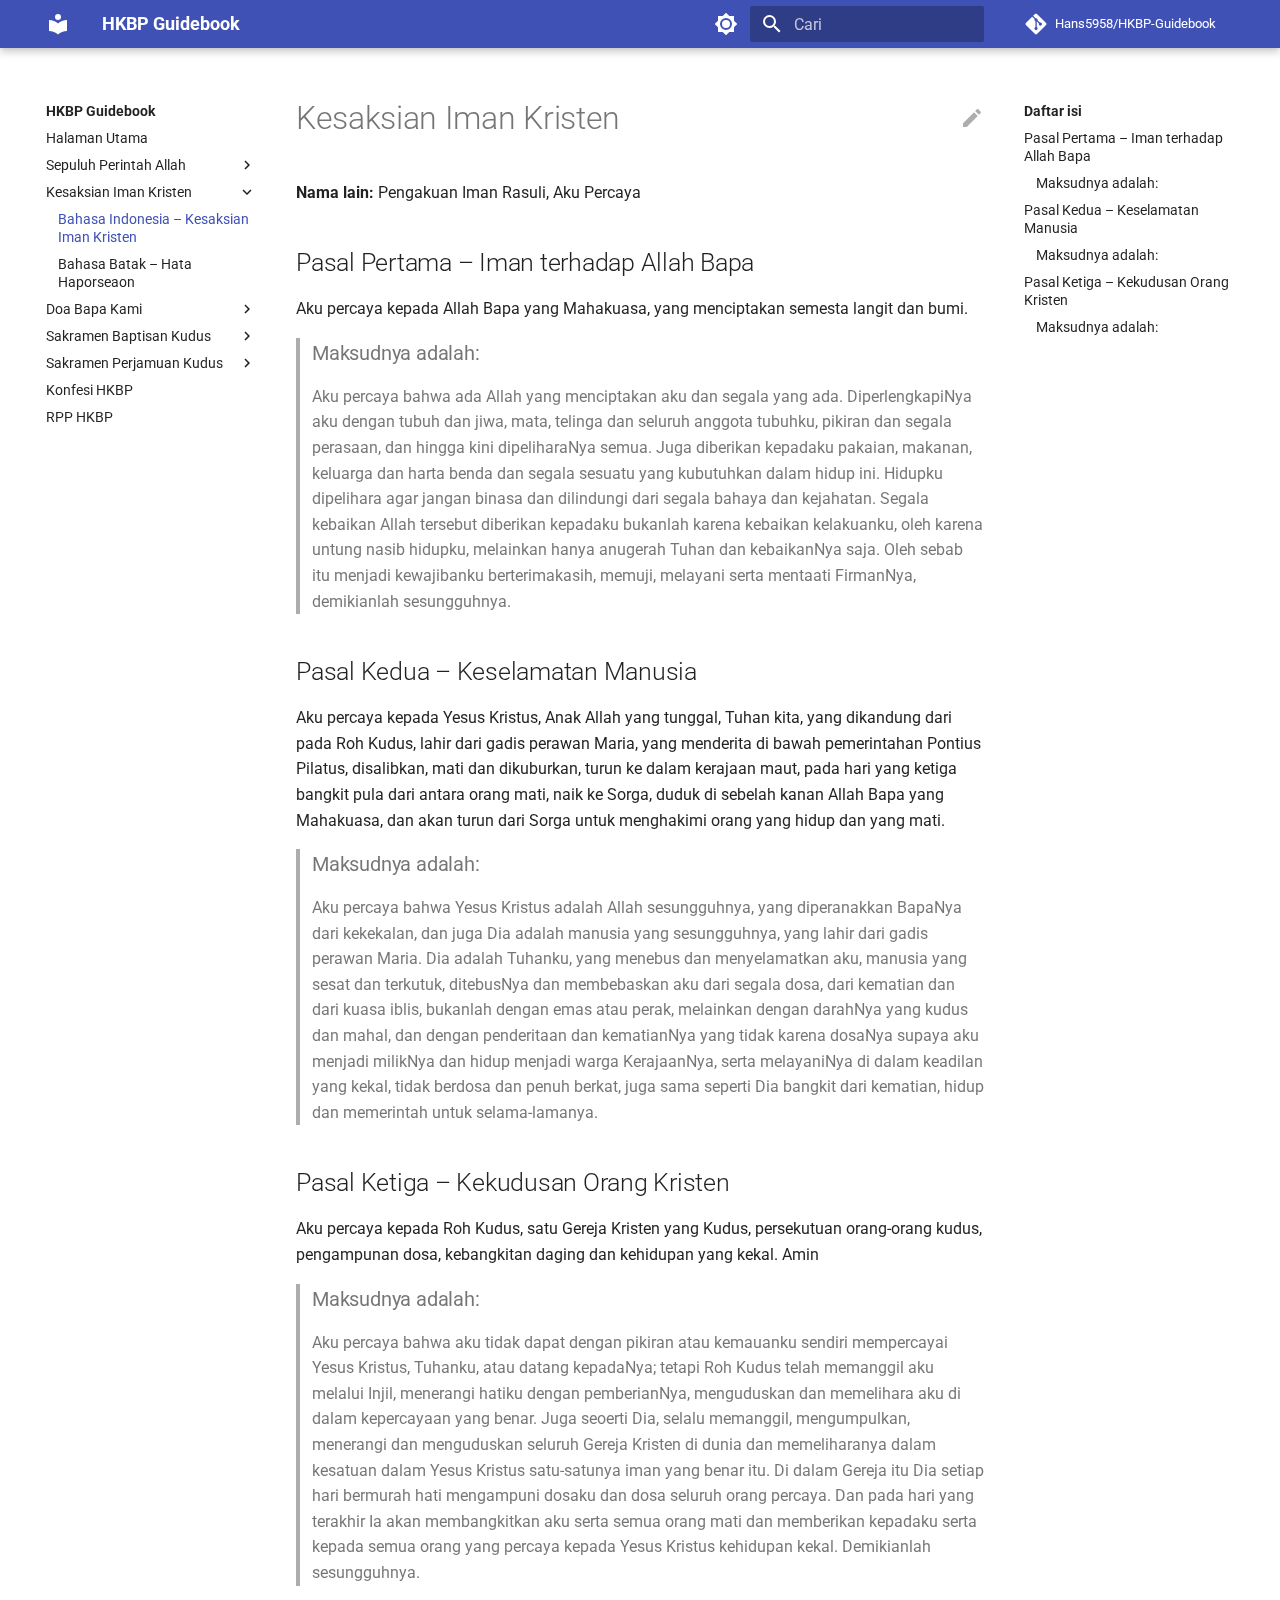
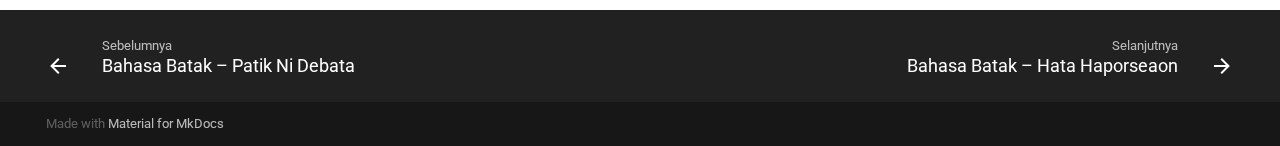
<file: kesaksian-iman-kristen/index.html>
<!doctype html>
<html lang="id" class="no-js">
  <head>
    
      <meta charset="utf-8">
      <meta name="viewport" content="width=device-width,initial-scale=1">
      
        <meta name="description" content="Kumpulan teks yang berhubungan dengan HKBP.">
      
      
        <meta name="author" content="Hans5958">
      
      
        <link rel="canonical" href="https://hans5958.github.io/HKBP-Guidebook/kesaksian-iman-kristen/">
      
      <link rel="icon" href="../assets/images/favicon.png">
      <meta name="generator" content="mkdocs-1.3.0, mkdocs-material-8.3.9">
    
    
      
        <title>Bahasa Indonesia – Kesaksian Iman Kristen - HKBP Guidebook</title>
      
    
    
      <link rel="stylesheet" href="../assets/stylesheets/main.1d29e8d0.min.css">
      
        
        <link rel="stylesheet" href="../assets/stylesheets/palette.cbb835fc.min.css">
        
      
      
    
    
    
      
        
        
        <link rel="preconnect" href="https://fonts.gstatic.com" crossorigin>
        <link rel="stylesheet" href="https://fonts.googleapis.com/css?family=Roboto:300,300i,400,400i,700,700i%7CRoboto+Mono:400,400i,700,700i&display=fallback">
        <style>:root{--md-text-font:"Roboto";--md-code-font:"Roboto Mono"}</style>
      
    
    
      <link rel="stylesheet" href="../assets/stylesheets/extra.css">
    
    <script>__md_scope=new URL("..",location),__md_get=(e,_=localStorage,t=__md_scope)=>JSON.parse(_.getItem(t.pathname+"."+e)),__md_set=(e,_,t=localStorage,a=__md_scope)=>{try{t.setItem(a.pathname+"."+e,JSON.stringify(_))}catch(e){}}</script>
    
      
  


  
  


  <script>function gtag(){dataLayer.push(arguments)}window.dataLayer=window.dataLayer||[],gtag("js",new Date),gtag("config","G-MFXDVQ0WW7"),document.addEventListener("DOMContentLoaded",function(){document.forms.search&&document.forms.search.query.addEventListener("blur",function(){this.value&&gtag("event","search",{search_term:this.value})}),"undefined"!=typeof location$&&location$.subscribe(function(e){gtag("config","G-MFXDVQ0WW7",{page_path:e.pathname})})})</script>
  <script async src="https://www.googletagmanager.com/gtag/js?id=G-MFXDVQ0WW7"></script>


    
    
  </head>
  
  
    
    
      
    
    
    
    
    <body dir="ltr" data-md-color-scheme="default" data-md-color-primary="" data-md-color-accent="">
  
    
    
      <script>var palette=__md_get("__palette");if(palette&&"object"==typeof palette.color)for(var key of Object.keys(palette.color))document.body.setAttribute("data-md-color-"+key,palette.color[key])</script>
    
    <input class="md-toggle" data-md-toggle="drawer" type="checkbox" id="__drawer" autocomplete="off">
    <input class="md-toggle" data-md-toggle="search" type="checkbox" id="__search" autocomplete="off">
    <label class="md-overlay" for="__drawer"></label>
    <div data-md-component="skip">
      
        
        <a href="#kesaksian-iman-kristen" class="md-skip">
          Lewati ke isi
        </a>
      
    </div>
    <div data-md-component="announce">
      
    </div>
    
    
      

<header class="md-header" data-md-component="header">
  <nav class="md-header__inner md-grid" aria-label="Header">
    <a href=".." title="HKBP Guidebook" class="md-header__button md-logo" aria-label="HKBP Guidebook" data-md-component="logo">
      
  
  <svg xmlns="http://www.w3.org/2000/svg" viewBox="0 0 24 24"><path d="M12 8a3 3 0 0 0 3-3 3 3 0 0 0-3-3 3 3 0 0 0-3 3 3 3 0 0 0 3 3m0 3.54C9.64 9.35 6.5 8 3 8v11c3.5 0 6.64 1.35 9 3.54 2.36-2.19 5.5-3.54 9-3.54V8c-3.5 0-6.64 1.35-9 3.54Z"/></svg>

    </a>
    <label class="md-header__button md-icon" for="__drawer">
      <svg xmlns="http://www.w3.org/2000/svg" viewBox="0 0 24 24"><path d="M3 6h18v2H3V6m0 5h18v2H3v-2m0 5h18v2H3v-2Z"/></svg>
    </label>
    <div class="md-header__title" data-md-component="header-title">
      <div class="md-header__ellipsis">
        <div class="md-header__topic">
          <span class="md-ellipsis">
            HKBP Guidebook
          </span>
        </div>
        <div class="md-header__topic" data-md-component="header-topic">
          <span class="md-ellipsis">
            
              Bahasa Indonesia – Kesaksian Iman Kristen
            
          </span>
        </div>
      </div>
    </div>
    
      <form class="md-header__option" data-md-component="palette">
        
          
          
          <input class="md-option" data-md-color-media="(prefers-color-scheme: light)" data-md-color-scheme="default" data-md-color-primary="" data-md-color-accent=""  aria-label="Beralih ke mode gelap"  type="radio" name="__palette" id="__palette_1">
          
            <label class="md-header__button md-icon" title="Beralih ke mode gelap" for="__palette_2" hidden>
              <svg xmlns="http://www.w3.org/2000/svg" viewBox="0 0 24 24"><path d="M12 8a4 4 0 0 0-4 4 4 4 0 0 0 4 4 4 4 0 0 0 4-4 4 4 0 0 0-4-4m0 10a6 6 0 0 1-6-6 6 6 0 0 1 6-6 6 6 0 0 1 6 6 6 6 0 0 1-6 6m8-9.31V4h-4.69L12 .69 8.69 4H4v4.69L.69 12 4 15.31V20h4.69L12 23.31 15.31 20H20v-4.69L23.31 12 20 8.69Z"/></svg>
            </label>
          
        
          
          
          <input class="md-option" data-md-color-media="(prefers-color-scheme: dark)" data-md-color-scheme="slate" data-md-color-primary="" data-md-color-accent=""  aria-label="Beralih ke mode terang"  type="radio" name="__palette" id="__palette_2">
          
            <label class="md-header__button md-icon" title="Beralih ke mode terang" for="__palette_1" hidden>
              <svg xmlns="http://www.w3.org/2000/svg" viewBox="0 0 24 24"><path d="M12 18c-.89 0-1.74-.2-2.5-.55C11.56 16.5 13 14.42 13 12c0-2.42-1.44-4.5-3.5-5.45C10.26 6.2 11.11 6 12 6a6 6 0 0 1 6 6 6 6 0 0 1-6 6m8-9.31V4h-4.69L12 .69 8.69 4H4v4.69L.69 12 4 15.31V20h4.69L12 23.31 15.31 20H20v-4.69L23.31 12 20 8.69Z"/></svg>
            </label>
          
        
      </form>
    
    
    
      <label class="md-header__button md-icon" for="__search">
        <svg xmlns="http://www.w3.org/2000/svg" viewBox="0 0 24 24"><path d="M9.5 3A6.5 6.5 0 0 1 16 9.5c0 1.61-.59 3.09-1.56 4.23l.27.27h.79l5 5-1.5 1.5-5-5v-.79l-.27-.27A6.516 6.516 0 0 1 9.5 16 6.5 6.5 0 0 1 3 9.5 6.5 6.5 0 0 1 9.5 3m0 2C7 5 5 7 5 9.5S7 14 9.5 14 14 12 14 9.5 12 5 9.5 5Z"/></svg>
      </label>
      <div class="md-search" data-md-component="search" role="dialog">
  <label class="md-search__overlay" for="__search"></label>
  <div class="md-search__inner" role="search">
    <form class="md-search__form" name="search">
      <input type="text" class="md-search__input" name="query" aria-label="Cari" placeholder="Cari" autocapitalize="off" autocorrect="off" autocomplete="off" spellcheck="false" data-md-component="search-query" required>
      <label class="md-search__icon md-icon" for="__search">
        <svg xmlns="http://www.w3.org/2000/svg" viewBox="0 0 24 24"><path d="M9.5 3A6.5 6.5 0 0 1 16 9.5c0 1.61-.59 3.09-1.56 4.23l.27.27h.79l5 5-1.5 1.5-5-5v-.79l-.27-.27A6.516 6.516 0 0 1 9.5 16 6.5 6.5 0 0 1 3 9.5 6.5 6.5 0 0 1 9.5 3m0 2C7 5 5 7 5 9.5S7 14 9.5 14 14 12 14 9.5 12 5 9.5 5Z"/></svg>
        <svg xmlns="http://www.w3.org/2000/svg" viewBox="0 0 24 24"><path d="M20 11v2H8l5.5 5.5-1.42 1.42L4.16 12l7.92-7.92L13.5 5.5 8 11h12Z"/></svg>
      </label>
      <nav class="md-search__options" aria-label="Search">
        
        <button type="reset" class="md-search__icon md-icon" aria-label="Clear" tabindex="-1">
          <svg xmlns="http://www.w3.org/2000/svg" viewBox="0 0 24 24"><path d="M19 6.41 17.59 5 12 10.59 6.41 5 5 6.41 10.59 12 5 17.59 6.41 19 12 13.41 17.59 19 19 17.59 13.41 12 19 6.41Z"/></svg>
        </button>
      </nav>
      
    </form>
    <div class="md-search__output">
      <div class="md-search__scrollwrap" data-md-scrollfix>
        <div class="md-search-result" data-md-component="search-result">
          <div class="md-search-result__meta">
            Initializing search
          </div>
          <ol class="md-search-result__list"></ol>
        </div>
      </div>
    </div>
  </div>
</div>
    
    
      <div class="md-header__source">
        <a href="https://github.com/Hans5958/HKBP-Guidebook" title="Menuju repositori" class="md-source" data-md-component="source">
  <div class="md-source__icon md-icon">
    
    <svg xmlns="http://www.w3.org/2000/svg" viewBox="0 0 448 512"><!--! Font Awesome Free 6.1.1 by @fontawesome - https://fontawesome.com License - https://fontawesome.com/license/free (Icons: CC BY 4.0, Fonts: SIL OFL 1.1, Code: MIT License) Copyright 2022 Fonticons, Inc.--><path d="M439.55 236.05 244 40.45a28.87 28.87 0 0 0-40.81 0l-40.66 40.63 51.52 51.52c27.06-9.14 52.68 16.77 43.39 43.68l49.66 49.66c34.23-11.8 61.18 31 35.47 56.69-26.49 26.49-70.21-2.87-56-37.34L240.22 199v121.85c25.3 12.54 22.26 41.85 9.08 55a34.34 34.34 0 0 1-48.55 0c-17.57-17.6-11.07-46.91 11.25-56v-123c-20.8-8.51-24.6-30.74-18.64-45L142.57 101 8.45 235.14a28.86 28.86 0 0 0 0 40.81l195.61 195.6a28.86 28.86 0 0 0 40.8 0l194.69-194.69a28.86 28.86 0 0 0 0-40.81z"/></svg>
  </div>
  <div class="md-source__repository">
    Hans5958/HKBP-Guidebook
  </div>
</a>
      </div>
    
  </nav>
  
</header>
    
    <div class="md-container" data-md-component="container">
      
      
        
          
        
      
      <main class="md-main" data-md-component="main">
        <div class="md-main__inner md-grid">
          
            
              
              <div class="md-sidebar md-sidebar--primary" data-md-component="sidebar" data-md-type="navigation" >
                <div class="md-sidebar__scrollwrap">
                  <div class="md-sidebar__inner">
                    


<nav class="md-nav md-nav--primary" aria-label="Navigation" data-md-level="0">
  <label class="md-nav__title" for="__drawer">
    <a href=".." title="HKBP Guidebook" class="md-nav__button md-logo" aria-label="HKBP Guidebook" data-md-component="logo">
      
  
  <svg xmlns="http://www.w3.org/2000/svg" viewBox="0 0 24 24"><path d="M12 8a3 3 0 0 0 3-3 3 3 0 0 0-3-3 3 3 0 0 0-3 3 3 3 0 0 0 3 3m0 3.54C9.64 9.35 6.5 8 3 8v11c3.5 0 6.64 1.35 9 3.54 2.36-2.19 5.5-3.54 9-3.54V8c-3.5 0-6.64 1.35-9 3.54Z"/></svg>

    </a>
    HKBP Guidebook
  </label>
  
    <div class="md-nav__source">
      <a href="https://github.com/Hans5958/HKBP-Guidebook" title="Menuju repositori" class="md-source" data-md-component="source">
  <div class="md-source__icon md-icon">
    
    <svg xmlns="http://www.w3.org/2000/svg" viewBox="0 0 448 512"><!--! Font Awesome Free 6.1.1 by @fontawesome - https://fontawesome.com License - https://fontawesome.com/license/free (Icons: CC BY 4.0, Fonts: SIL OFL 1.1, Code: MIT License) Copyright 2022 Fonticons, Inc.--><path d="M439.55 236.05 244 40.45a28.87 28.87 0 0 0-40.81 0l-40.66 40.63 51.52 51.52c27.06-9.14 52.68 16.77 43.39 43.68l49.66 49.66c34.23-11.8 61.18 31 35.47 56.69-26.49 26.49-70.21-2.87-56-37.34L240.22 199v121.85c25.3 12.54 22.26 41.85 9.08 55a34.34 34.34 0 0 1-48.55 0c-17.57-17.6-11.07-46.91 11.25-56v-123c-20.8-8.51-24.6-30.74-18.64-45L142.57 101 8.45 235.14a28.86 28.86 0 0 0 0 40.81l195.61 195.6a28.86 28.86 0 0 0 40.8 0l194.69-194.69a28.86 28.86 0 0 0 0-40.81z"/></svg>
  </div>
  <div class="md-source__repository">
    Hans5958/HKBP-Guidebook
  </div>
</a>
    </div>
  
  <ul class="md-nav__list" data-md-scrollfix>
    
      
      
      

  
  
  
    <li class="md-nav__item">
      <a href=".." class="md-nav__link">
        Halaman Utama
      </a>
    </li>
  

    
      
      
      

  
  
  
    
    <li class="md-nav__item md-nav__item--nested">
      
      
        <input class="md-nav__toggle md-toggle" data-md-toggle="__nav_2" type="checkbox" id="__nav_2" >
      
      
      
      
        <label class="md-nav__link" for="__nav_2">
          Sepuluh Perintah Allah
          <span class="md-nav__icon md-icon"></span>
        </label>
      
      <nav class="md-nav" aria-label="Sepuluh Perintah Allah" data-md-level="1">
        <label class="md-nav__title" for="__nav_2">
          <span class="md-nav__icon md-icon"></span>
          Sepuluh Perintah Allah
        </label>
        <ul class="md-nav__list" data-md-scrollfix>
          
            
              
  
  
  
    <li class="md-nav__item">
      <a href="../sepuluh-perintah-allah/" class="md-nav__link">
        Bahasa Indonesia – Sepuluh Perintah Allah
      </a>
    </li>
  

            
          
            
              
  
  
  
    <li class="md-nav__item">
      <a href="../patik-ni-debata/" class="md-nav__link">
        Bahasa Batak – Patik Ni Debata
      </a>
    </li>
  

            
          
        </ul>
      </nav>
    </li>
  

    
      
      
      

  
  
    
  
  
    
    <li class="md-nav__item md-nav__item--active md-nav__item--nested">
      
      
        <input class="md-nav__toggle md-toggle" data-md-toggle="__nav_3" type="checkbox" id="__nav_3" checked>
      
      
      
      
        <label class="md-nav__link" for="__nav_3">
          Kesaksian Iman Kristen
          <span class="md-nav__icon md-icon"></span>
        </label>
      
      <nav class="md-nav" aria-label="Kesaksian Iman Kristen" data-md-level="1">
        <label class="md-nav__title" for="__nav_3">
          <span class="md-nav__icon md-icon"></span>
          Kesaksian Iman Kristen
        </label>
        <ul class="md-nav__list" data-md-scrollfix>
          
            
              
  
  
    
  
  
    <li class="md-nav__item md-nav__item--active">
      
      <input class="md-nav__toggle md-toggle" data-md-toggle="toc" type="checkbox" id="__toc">
      
      
        
      
      
        <label class="md-nav__link md-nav__link--active" for="__toc">
          Bahasa Indonesia – Kesaksian Iman Kristen
          <span class="md-nav__icon md-icon"></span>
        </label>
      
      <a href="./" class="md-nav__link md-nav__link--active">
        Bahasa Indonesia – Kesaksian Iman Kristen
      </a>
      
        

<nav class="md-nav md-nav--secondary" aria-label="Daftar isi">
  
  
  
    
  
  
    <label class="md-nav__title" for="__toc">
      <span class="md-nav__icon md-icon"></span>
      Daftar isi
    </label>
    <ul class="md-nav__list" data-md-component="toc" data-md-scrollfix>
      
        <li class="md-nav__item">
  <a href="#pasal-pertama-iman-terhadap-allah-bapa" class="md-nav__link">
    Pasal Pertama – Iman terhadap Allah Bapa
  </a>
  
    <nav class="md-nav" aria-label="Pasal Pertama – Iman terhadap Allah Bapa">
      <ul class="md-nav__list">
        
          <li class="md-nav__item">
  <a href="#maksudnya-adalah" class="md-nav__link">
    Maksudnya adalah:
  </a>
  
</li>
        
      </ul>
    </nav>
  
</li>
      
        <li class="md-nav__item">
  <a href="#pasal-kedua-keselamatan-manusia" class="md-nav__link">
    Pasal Kedua – Keselamatan Manusia
  </a>
  
    <nav class="md-nav" aria-label="Pasal Kedua – Keselamatan Manusia">
      <ul class="md-nav__list">
        
          <li class="md-nav__item">
  <a href="#maksudnya-adalah_1" class="md-nav__link">
    Maksudnya adalah:
  </a>
  
</li>
        
      </ul>
    </nav>
  
</li>
      
        <li class="md-nav__item">
  <a href="#pasal-ketiga-kekudusan-orang-kristen" class="md-nav__link">
    Pasal Ketiga – Kekudusan Orang Kristen
  </a>
  
    <nav class="md-nav" aria-label="Pasal Ketiga – Kekudusan Orang Kristen">
      <ul class="md-nav__list">
        
          <li class="md-nav__item">
  <a href="#maksudnya-adalah_2" class="md-nav__link">
    Maksudnya adalah:
  </a>
  
</li>
        
      </ul>
    </nav>
  
</li>
      
    </ul>
  
</nav>
      
    </li>
  

            
          
            
              
  
  
  
    <li class="md-nav__item">
      <a href="../hata-haporseaon/" class="md-nav__link">
        Bahasa Batak – Hata Haporseaon
      </a>
    </li>
  

            
          
        </ul>
      </nav>
    </li>
  

    
      
      
      

  
  
  
    
    <li class="md-nav__item md-nav__item--nested">
      
      
        <input class="md-nav__toggle md-toggle" data-md-toggle="__nav_4" type="checkbox" id="__nav_4" >
      
      
      
      
        <label class="md-nav__link" for="__nav_4">
          Doa Bapa Kami
          <span class="md-nav__icon md-icon"></span>
        </label>
      
      <nav class="md-nav" aria-label="Doa Bapa Kami" data-md-level="1">
        <label class="md-nav__title" for="__nav_4">
          <span class="md-nav__icon md-icon"></span>
          Doa Bapa Kami
        </label>
        <ul class="md-nav__list" data-md-scrollfix>
          
            
              
  
  
  
    <li class="md-nav__item">
      <a href="../doa-bapa-kami/" class="md-nav__link">
        Bahasa Indonesia – Doa Bapa Kami
      </a>
    </li>
  

            
          
            
              
  
  
  
    <li class="md-nav__item">
      <a href="../tangiang-ale-amanami/" class="md-nav__link">
        Bahasa Batak – Tangiang Ale Amanami
      </a>
    </li>
  

            
          
        </ul>
      </nav>
    </li>
  

    
      
      
      

  
  
  
    
    <li class="md-nav__item md-nav__item--nested">
      
      
        <input class="md-nav__toggle md-toggle" data-md-toggle="__nav_5" type="checkbox" id="__nav_5" >
      
      
      
      
        <label class="md-nav__link" for="__nav_5">
          Sakramen Baptisan Kudus
          <span class="md-nav__icon md-icon"></span>
        </label>
      
      <nav class="md-nav" aria-label="Sakramen Baptisan Kudus" data-md-level="1">
        <label class="md-nav__title" for="__nav_5">
          <span class="md-nav__icon md-icon"></span>
          Sakramen Baptisan Kudus
        </label>
        <ul class="md-nav__list" data-md-scrollfix>
          
            
              
  
  
  
    <li class="md-nav__item">
      <a href="../sakramen-baptisan-kudus/" class="md-nav__link">
        Bahasa Indonesia – Sakramen Baptisan Kudus
      </a>
    </li>
  

            
          
            
              
  
  
  
    <li class="md-nav__item">
      <a href="../pandidion/" class="md-nav__link">
        Bahasa Batak – Pandidion
      </a>
    </li>
  

            
          
        </ul>
      </nav>
    </li>
  

    
      
      
      

  
  
  
    
    <li class="md-nav__item md-nav__item--nested">
      
      
        <input class="md-nav__toggle md-toggle" data-md-toggle="__nav_6" type="checkbox" id="__nav_6" >
      
      
      
      
        <label class="md-nav__link" for="__nav_6">
          Sakramen Perjamuan Kudus
          <span class="md-nav__icon md-icon"></span>
        </label>
      
      <nav class="md-nav" aria-label="Sakramen Perjamuan Kudus" data-md-level="1">
        <label class="md-nav__title" for="__nav_6">
          <span class="md-nav__icon md-icon"></span>
          Sakramen Perjamuan Kudus
        </label>
        <ul class="md-nav__list" data-md-scrollfix>
          
            
              
  
  
  
    <li class="md-nav__item">
      <a href="../sakramen-perjamuan-kudus/" class="md-nav__link">
        Bahasa Indonesia – Sakramen Perjamuan Kudus
      </a>
    </li>
  

            
          
            
              
  
  
  
    <li class="md-nav__item">
      <a href="../marulaon-na-badia/" class="md-nav__link">
        Bahasa Batak – Marulaon Na Badia
      </a>
    </li>
  

            
          
        </ul>
      </nav>
    </li>
  

    
      
      
      

  
  
  
    <li class="md-nav__item">
      <a href="../konfesi-hkbp/" class="md-nav__link">
        Konfesi HKBP
      </a>
    </li>
  

    
      
      
      

  
  
  
    <li class="md-nav__item">
      <a href="../rpp-hkbp/" class="md-nav__link">
        RPP HKBP
      </a>
    </li>
  

    
  </ul>
</nav>
                  </div>
                </div>
              </div>
            
            
              
              <div class="md-sidebar md-sidebar--secondary" data-md-component="sidebar" data-md-type="toc" >
                <div class="md-sidebar__scrollwrap">
                  <div class="md-sidebar__inner">
                    

<nav class="md-nav md-nav--secondary" aria-label="Daftar isi">
  
  
  
    
  
  
    <label class="md-nav__title" for="__toc">
      <span class="md-nav__icon md-icon"></span>
      Daftar isi
    </label>
    <ul class="md-nav__list" data-md-component="toc" data-md-scrollfix>
      
        <li class="md-nav__item">
  <a href="#pasal-pertama-iman-terhadap-allah-bapa" class="md-nav__link">
    Pasal Pertama – Iman terhadap Allah Bapa
  </a>
  
    <nav class="md-nav" aria-label="Pasal Pertama – Iman terhadap Allah Bapa">
      <ul class="md-nav__list">
        
          <li class="md-nav__item">
  <a href="#maksudnya-adalah" class="md-nav__link">
    Maksudnya adalah:
  </a>
  
</li>
        
      </ul>
    </nav>
  
</li>
      
        <li class="md-nav__item">
  <a href="#pasal-kedua-keselamatan-manusia" class="md-nav__link">
    Pasal Kedua – Keselamatan Manusia
  </a>
  
    <nav class="md-nav" aria-label="Pasal Kedua – Keselamatan Manusia">
      <ul class="md-nav__list">
        
          <li class="md-nav__item">
  <a href="#maksudnya-adalah_1" class="md-nav__link">
    Maksudnya adalah:
  </a>
  
</li>
        
      </ul>
    </nav>
  
</li>
      
        <li class="md-nav__item">
  <a href="#pasal-ketiga-kekudusan-orang-kristen" class="md-nav__link">
    Pasal Ketiga – Kekudusan Orang Kristen
  </a>
  
    <nav class="md-nav" aria-label="Pasal Ketiga – Kekudusan Orang Kristen">
      <ul class="md-nav__list">
        
          <li class="md-nav__item">
  <a href="#maksudnya-adalah_2" class="md-nav__link">
    Maksudnya adalah:
  </a>
  
</li>
        
      </ul>
    </nav>
  
</li>
      
    </ul>
  
</nav>
                  </div>
                </div>
              </div>
            
          
          <div class="md-content" data-md-component="content">
            <article class="md-content__inner md-typeset">
              
                
  <a href="https://github.com/Hans5958/HKBP-Guidebook/edit/master/docs/kesaksian-iman-kristen.md" title="Ubah halaman ini" class="md-content__button md-icon">
    <svg xmlns="http://www.w3.org/2000/svg" viewBox="0 0 24 24"><path d="M20.71 7.04c.39-.39.39-1.04 0-1.41l-2.34-2.34c-.37-.39-1.02-.39-1.41 0l-1.84 1.83 3.75 3.75M3 17.25V21h3.75L17.81 9.93l-3.75-3.75L3 17.25Z"/></svg>
  </a>



<h1 id="kesaksian-iman-kristen">Kesaksian Iman Kristen</h1>
<p><strong>Nama lain:</strong> Pengakuan Iman Rasuli, Aku Percaya</p>
<h2 id="pasal-pertama-iman-terhadap-allah-bapa">Pasal Pertama – Iman terhadap Allah Bapa</h2>
<p>Aku percaya kepada Allah Bapa yang Mahakuasa, yang menciptakan semesta langit dan bumi.</p>
<blockquote>
<h3 id="maksudnya-adalah">Maksudnya adalah:</h3>
<p>Aku percaya bahwa ada Allah yang menciptakan aku dan segala yang ada. DiperlengkapiNya aku dengan tubuh dan jiwa, mata, telinga dan seluruh anggota tubuhku, pikiran dan segala perasaan, dan hingga kini dipeliharaNya semua. Juga diberikan kepadaku pakaian, makanan, keluarga dan harta benda dan segala sesuatu yang kubutuhkan dalam hidup ini. Hidupku dipelihara agar jangan binasa dan dilindungi dari segala bahaya dan kejahatan. Segala kebaikan Allah tersebut diberikan kepadaku bukanlah karena kebaikan kelakuanku, oleh karena untung nasib hidupku, melainkan hanya anugerah Tuhan dan kebaikanNya saja. Oleh sebab itu menjadi kewajibanku berterimakasih, memuji, melayani serta mentaati FirmanNya, demikianlah sesungguhnya.</p>
</blockquote>
<h2 id="pasal-kedua-keselamatan-manusia">Pasal Kedua – Keselamatan Manusia</h2>
<p>Aku percaya kepada Yesus Kristus, Anak Allah yang tunggal, Tuhan kita, yang dikandung dari pada Roh Kudus, lahir dari gadis perawan Maria, yang menderita di bawah pemerintahan Pontius Pilatus, disalibkan, mati dan dikuburkan, turun ke dalam kerajaan maut, pada hari yang ketiga bangkit pula dari antara orang mati, naik ke Sorga, duduk di sebelah kanan Allah Bapa yang Mahakuasa, dan akan turun dari Sorga untuk menghakimi orang yang hidup dan yang mati.</p>
<blockquote>
<h3 id="maksudnya-adalah_1">Maksudnya adalah:</h3>
<p>Aku percaya bahwa Yesus Kristus adalah Allah sesungguhnya, yang diperanakkan BapaNya dari kekekalan, dan juga Dia adalah manusia yang sesungguhnya, yang lahir dari gadis perawan Maria. Dia adalah Tuhanku, yang menebus dan menyelamatkan aku, manusia yang sesat dan terkutuk, ditebusNya dan membebaskan aku dari segala dosa, dari kematian dan dari kuasa iblis, bukanlah dengan emas atau perak, melainkan dengan darahNya yang kudus dan mahal, dan dengan penderitaan dan kematianNya yang tidak karena dosaNya supaya aku menjadi milikNya dan hidup menjadi warga KerajaanNya, serta melayaniNya di dalam keadilan yang kekal, tidak berdosa dan penuh berkat, juga sama seperti Dia bangkit dari kematian, hidup dan memerintah untuk selama-lamanya.</p>
</blockquote>
<h2 id="pasal-ketiga-kekudusan-orang-kristen">Pasal Ketiga – Kekudusan Orang Kristen</h2>
<p>Aku percaya kepada Roh Kudus, satu Gereja Kristen yang Kudus, persekutuan orang-orang kudus, pengampunan dosa, kebangkitan daging dan kehidupan yang kekal. Amin</p>
<blockquote>
<h3 id="maksudnya-adalah_2">Maksudnya adalah:</h3>
<p>Aku percaya bahwa aku tidak dapat dengan pikiran atau kemauanku sendiri mempercayai Yesus Kristus, Tuhanku, atau datang kepadaNya; tetapi Roh Kudus telah memanggil aku melalui Injil, menerangi hatiku dengan pemberianNya, menguduskan dan memelihara aku di dalam kepercayaan yang benar. Juga seoerti Dia, selalu memanggil, mengumpulkan, menerangi dan menguduskan seluruh Gereja Kristen di dunia dan memeliharanya dalam kesatuan dalam Yesus Kristus satu-satunya iman yang benar itu. Di dalam Gereja itu Dia setiap hari bermurah hati mengampuni dosaku dan dosa seluruh orang percaya. Dan pada hari yang terakhir Ia akan membangkitkan aku serta semua orang mati dan memberikan kepadaku serta kepada semua orang yang percaya kepada Yesus Kristus kehidupan kekal. Demikianlah sesungguhnya.</p>
</blockquote>

              
            </article>
            
          </div>
        </div>
        
      </main>
      
        <footer class="md-footer">
  
    
    <nav class="md-footer__inner md-grid" aria-label="Footer" >
      
        
        <a href="../patik-ni-debata/" class="md-footer__link md-footer__link--prev" aria-label="Sebelumnya: Bahasa Batak – Patik Ni Debata" rel="prev">
          <div class="md-footer__button md-icon">
            <svg xmlns="http://www.w3.org/2000/svg" viewBox="0 0 24 24"><path d="M20 11v2H8l5.5 5.5-1.42 1.42L4.16 12l7.92-7.92L13.5 5.5 8 11h12Z"/></svg>
          </div>
          <div class="md-footer__title">
            <div class="md-ellipsis">
              <span class="md-footer__direction">
                Sebelumnya
              </span>
              Bahasa Batak – Patik Ni Debata
            </div>
          </div>
        </a>
      
      
        
        <a href="../hata-haporseaon/" class="md-footer__link md-footer__link--next" aria-label="Selanjutnya: Bahasa Batak – Hata Haporseaon" rel="next">
          <div class="md-footer__title">
            <div class="md-ellipsis">
              <span class="md-footer__direction">
                Selanjutnya
              </span>
              Bahasa Batak – Hata Haporseaon
            </div>
          </div>
          <div class="md-footer__button md-icon">
            <svg xmlns="http://www.w3.org/2000/svg" viewBox="0 0 24 24"><path d="M4 11v2h12l-5.5 5.5 1.42 1.42L19.84 12l-7.92-7.92L10.5 5.5 16 11H4Z"/></svg>
          </div>
        </a>
      
    </nav>
  
  <div class="md-footer-meta md-typeset">
    <div class="md-footer-meta__inner md-grid">
      <div class="md-copyright">
  
  
    Made with
    <a href="https://squidfunk.github.io/mkdocs-material/" target="_blank" rel="noopener">
      Material for MkDocs
    </a>
  
</div>
      
    </div>
  </div>
</footer>
      
    </div>
    <div class="md-dialog" data-md-component="dialog">
      <div class="md-dialog__inner md-typeset"></div>
    </div>
    <script id="__config" type="application/json">{"base": "..", "features": [], "search": "../assets/javascripts/workers/search.b97dbffb.min.js", "translations": {"clipboard.copied": "Tersalin ke memori", "clipboard.copy": "Salin ke memori", "search.config.lang": "en", "search.config.pipeline": " ", "search.config.separator": "[\\s\\-]+", "search.placeholder": "Cari", "search.result.more.one": "1 more on this page", "search.result.more.other": "# more on this page", "search.result.none": "Tidak ada dokumen yang sesuai", "search.result.one": "1 dokumen ditemukan", "search.result.other": "# dokumen ditemukan", "search.result.placeholder": "Ketik untuk mulai pencarian", "search.result.term.missing": "Missing", "select.version.title": "Select version"}}</script>
    
    
      <script src="../assets/javascripts/bundle.6c7ad80a.min.js"></script>
      
    
  </body>
</html>
</file>
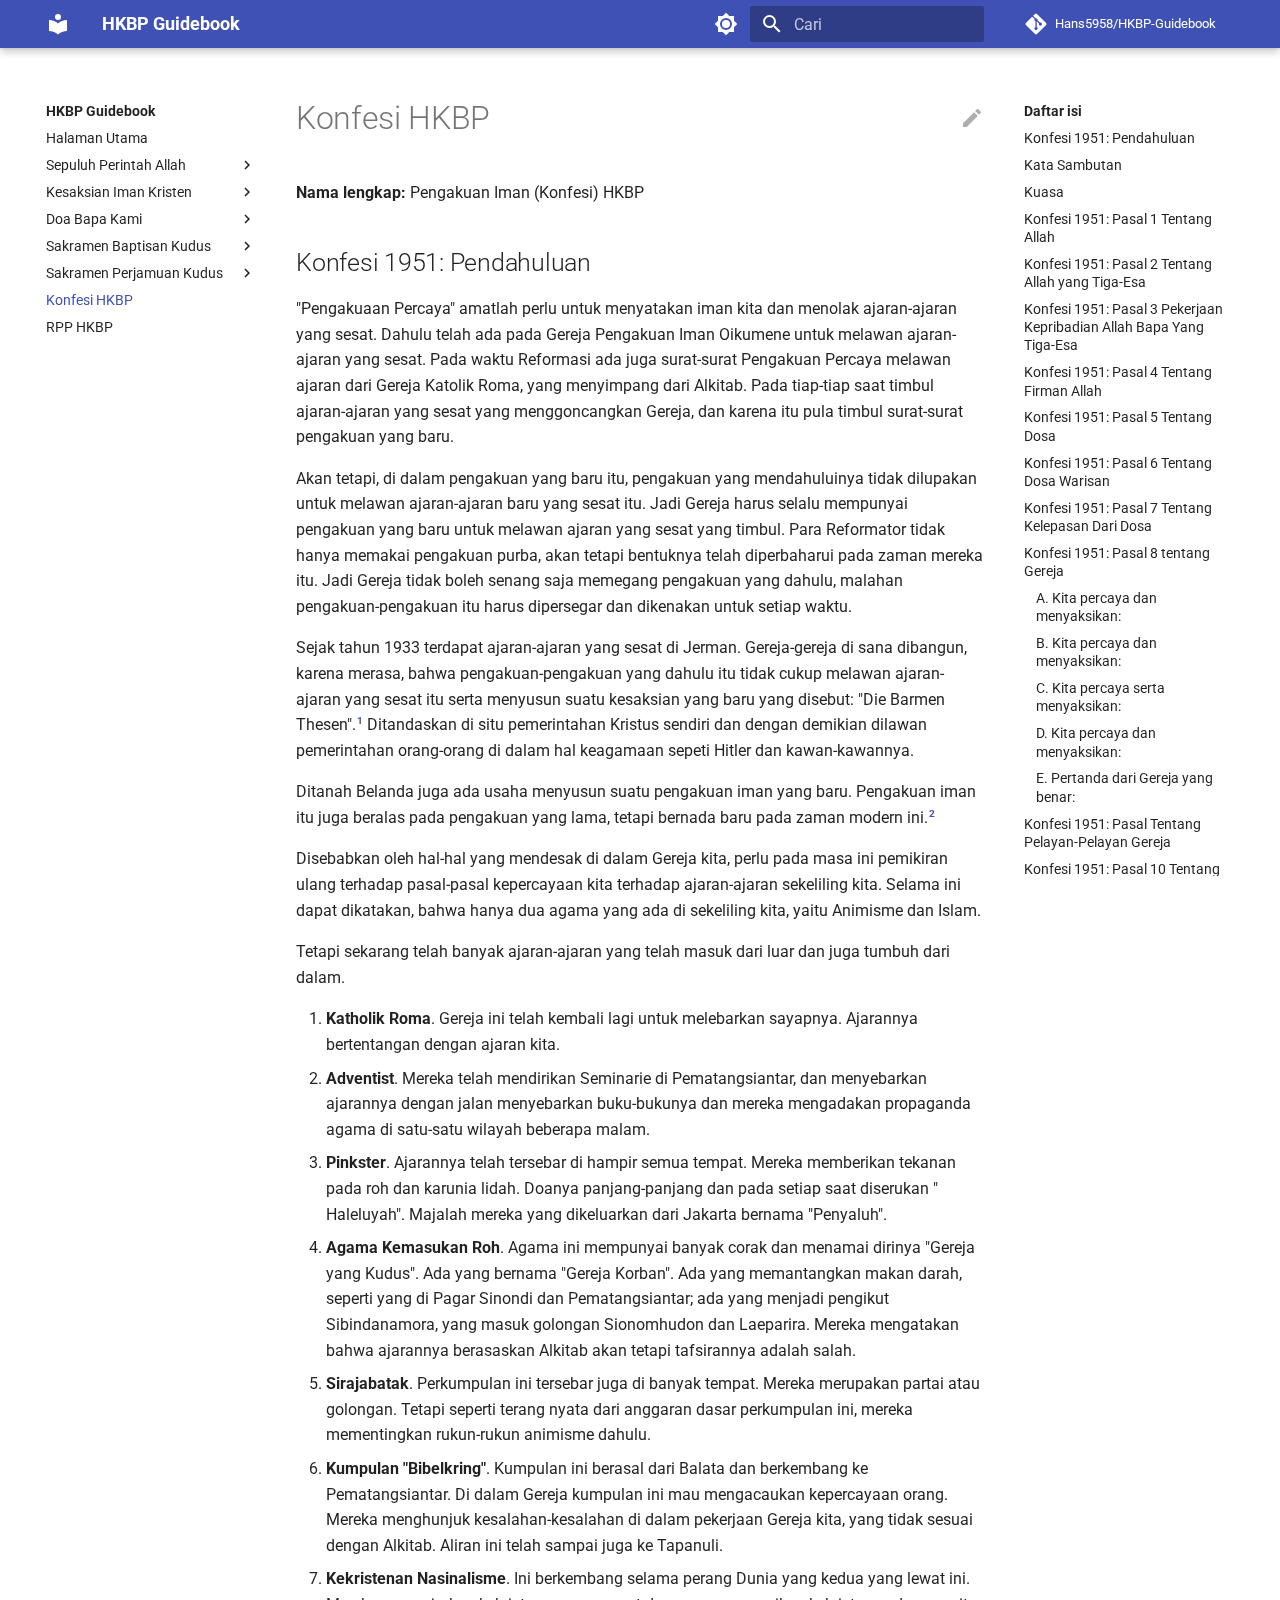
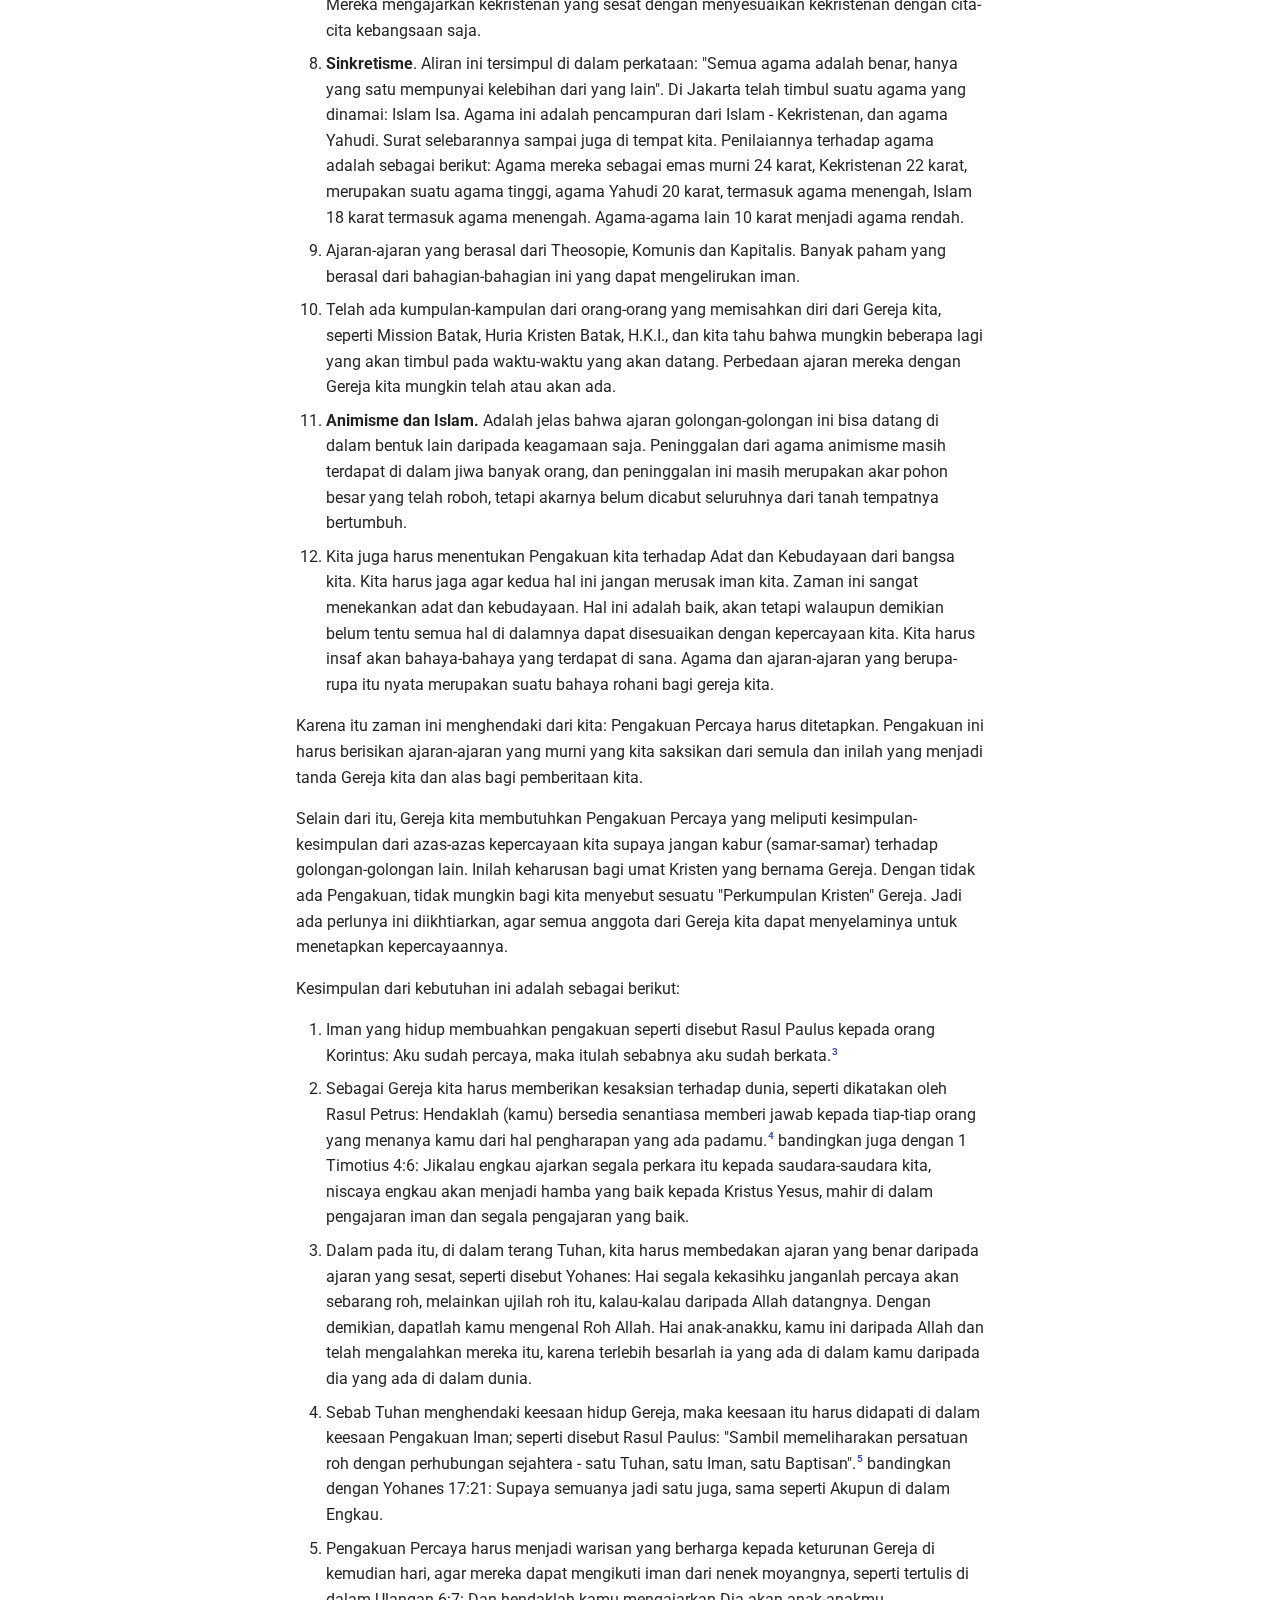
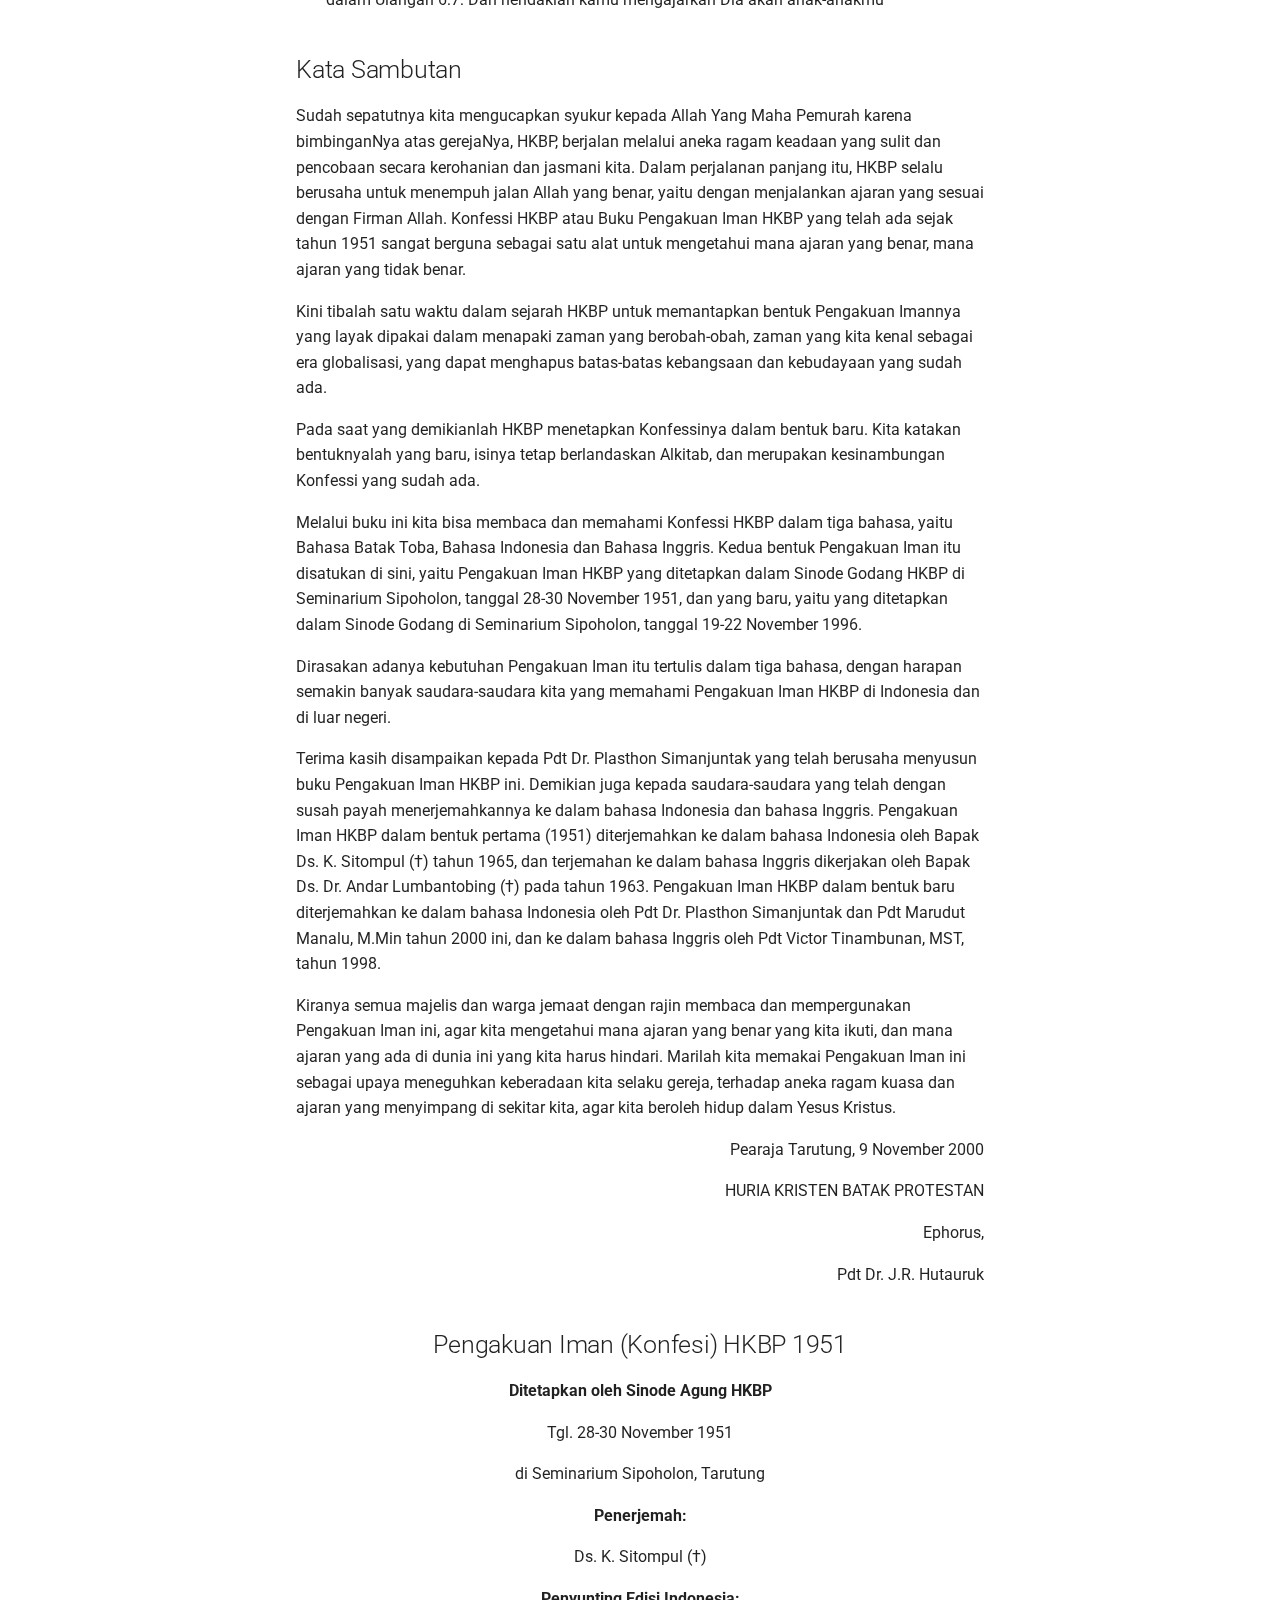
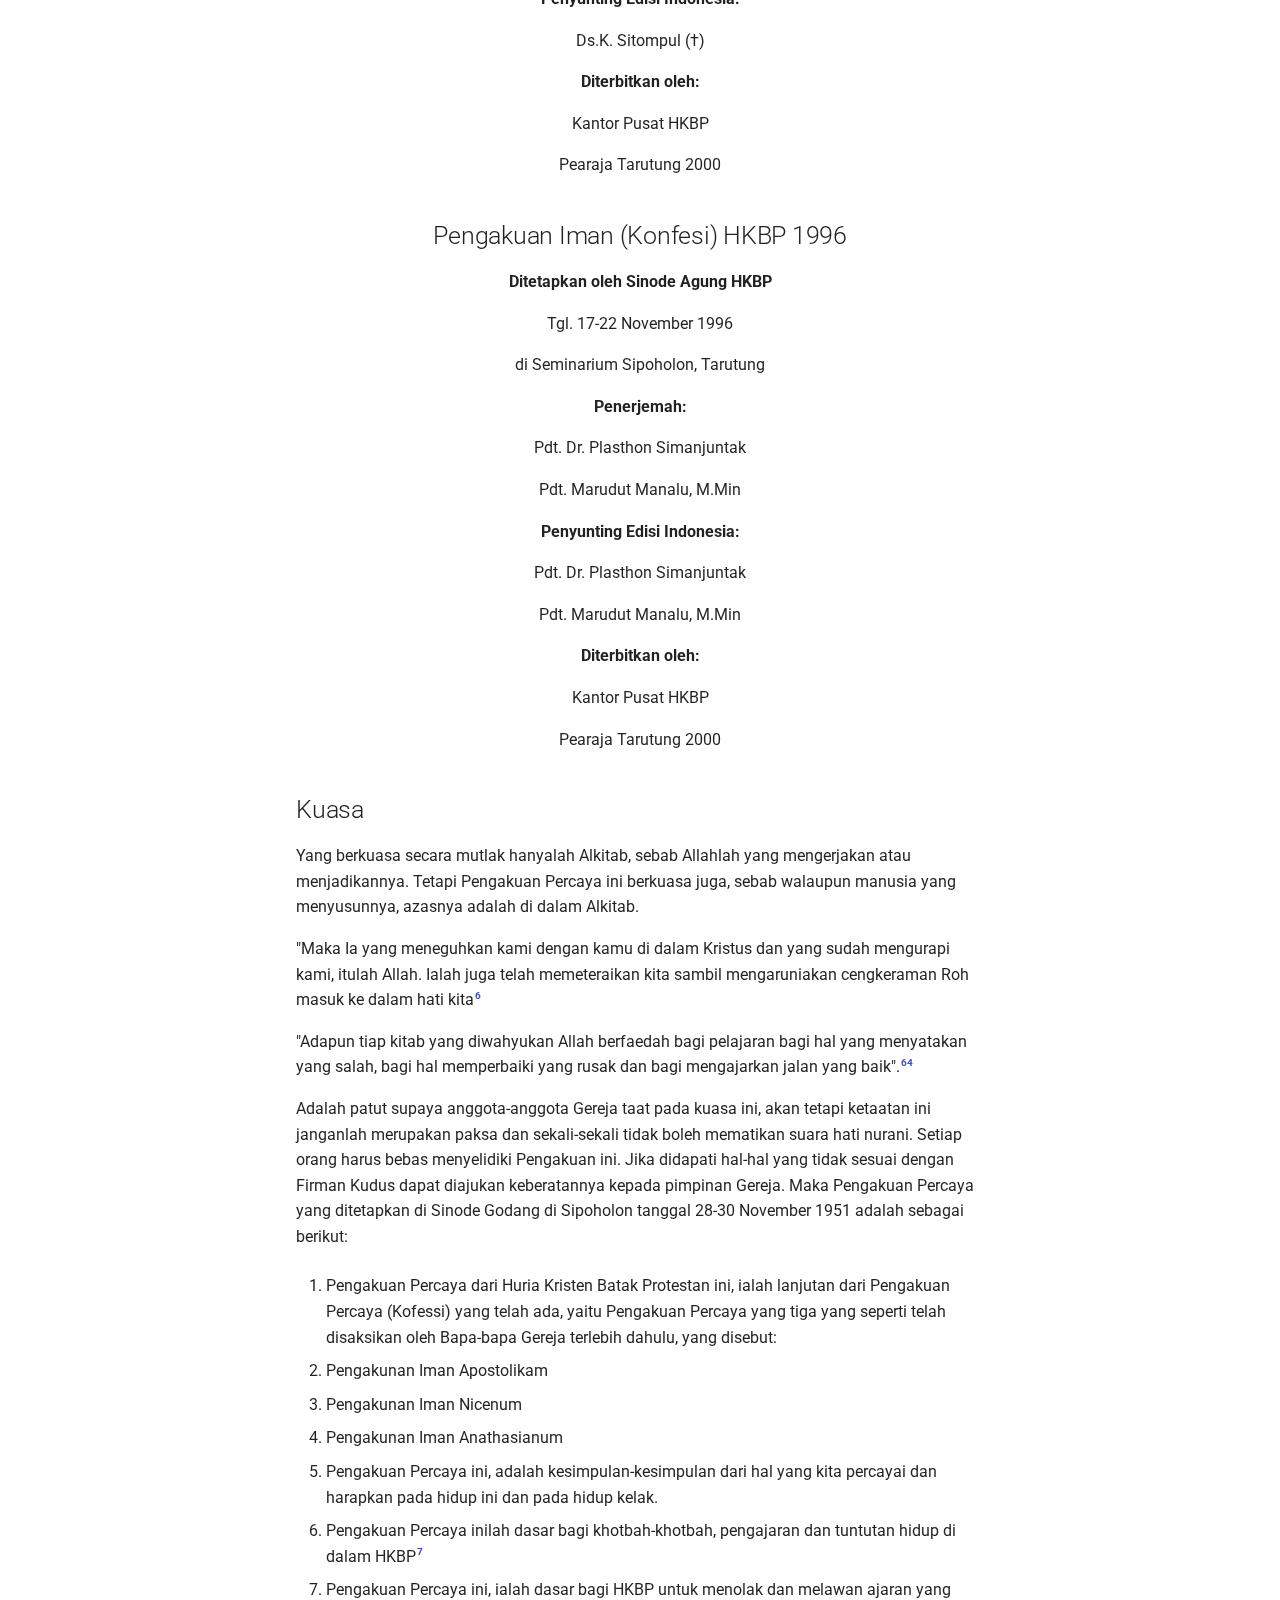
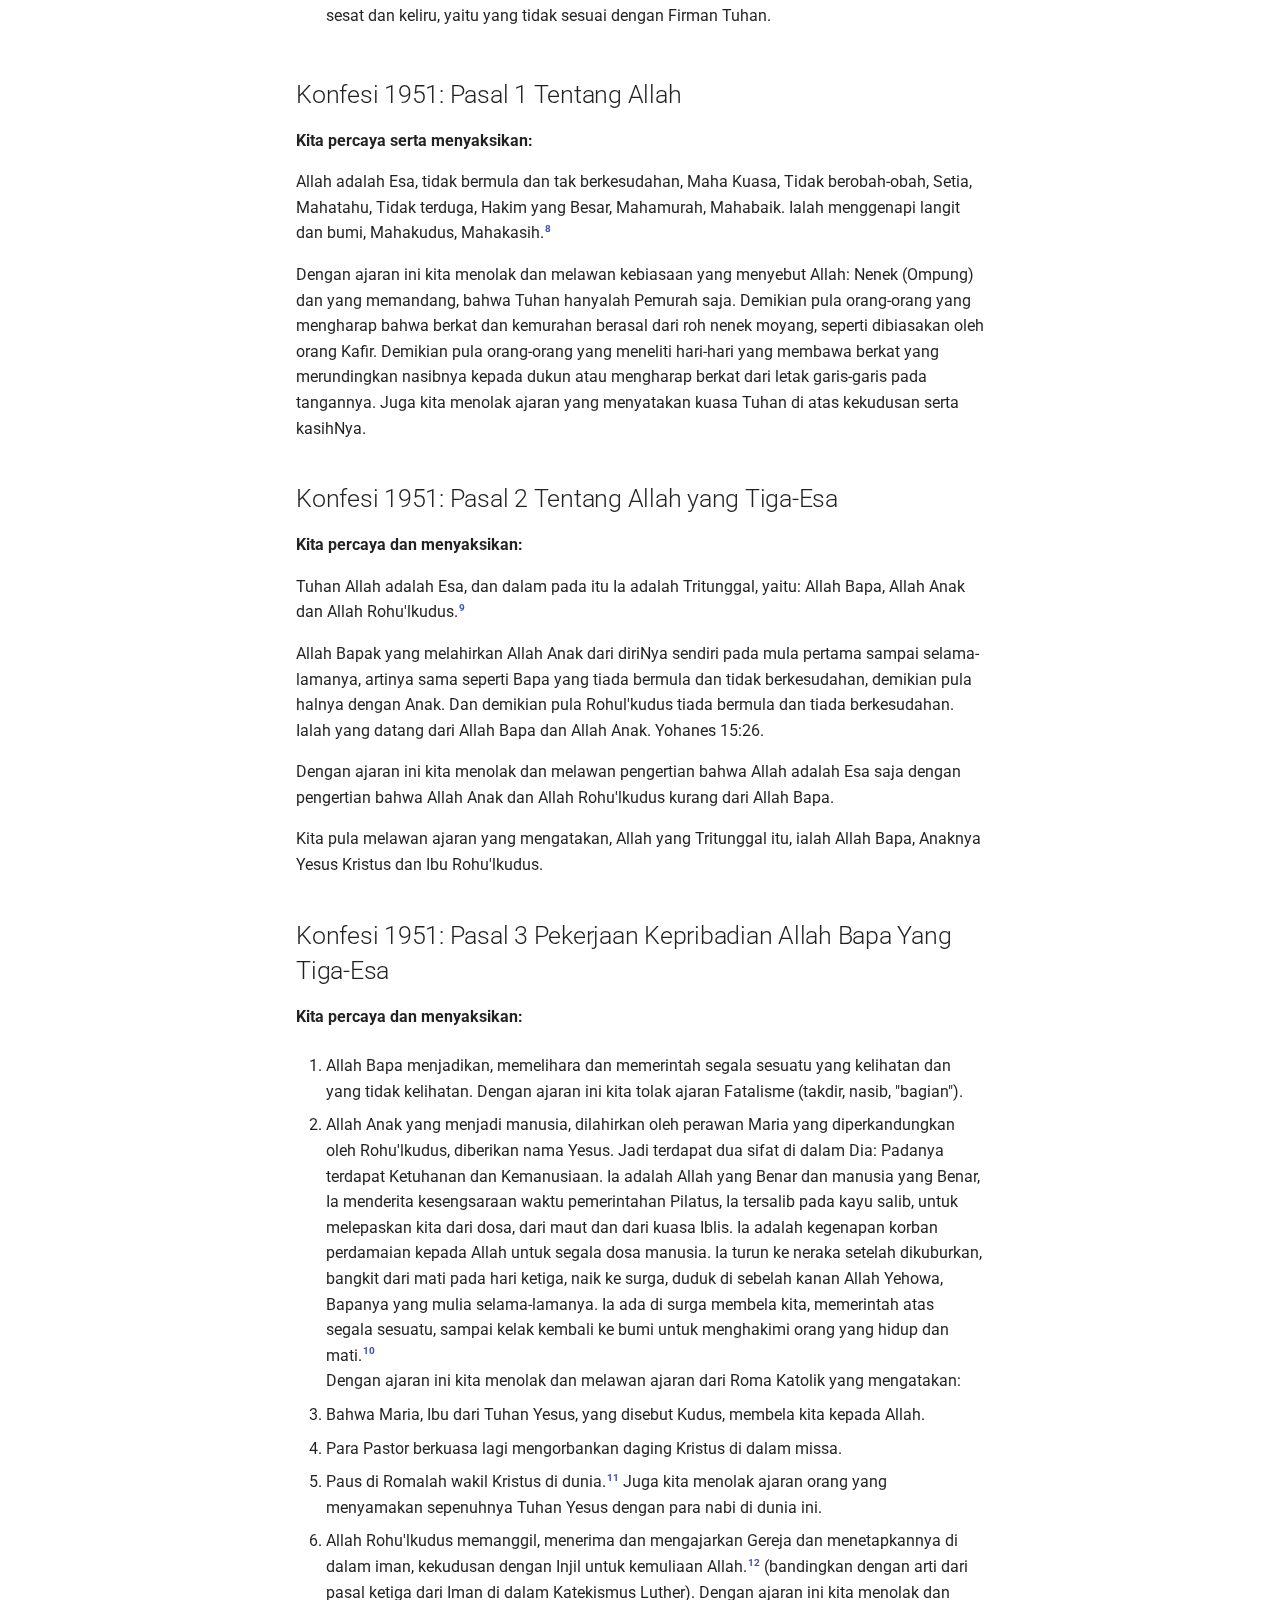
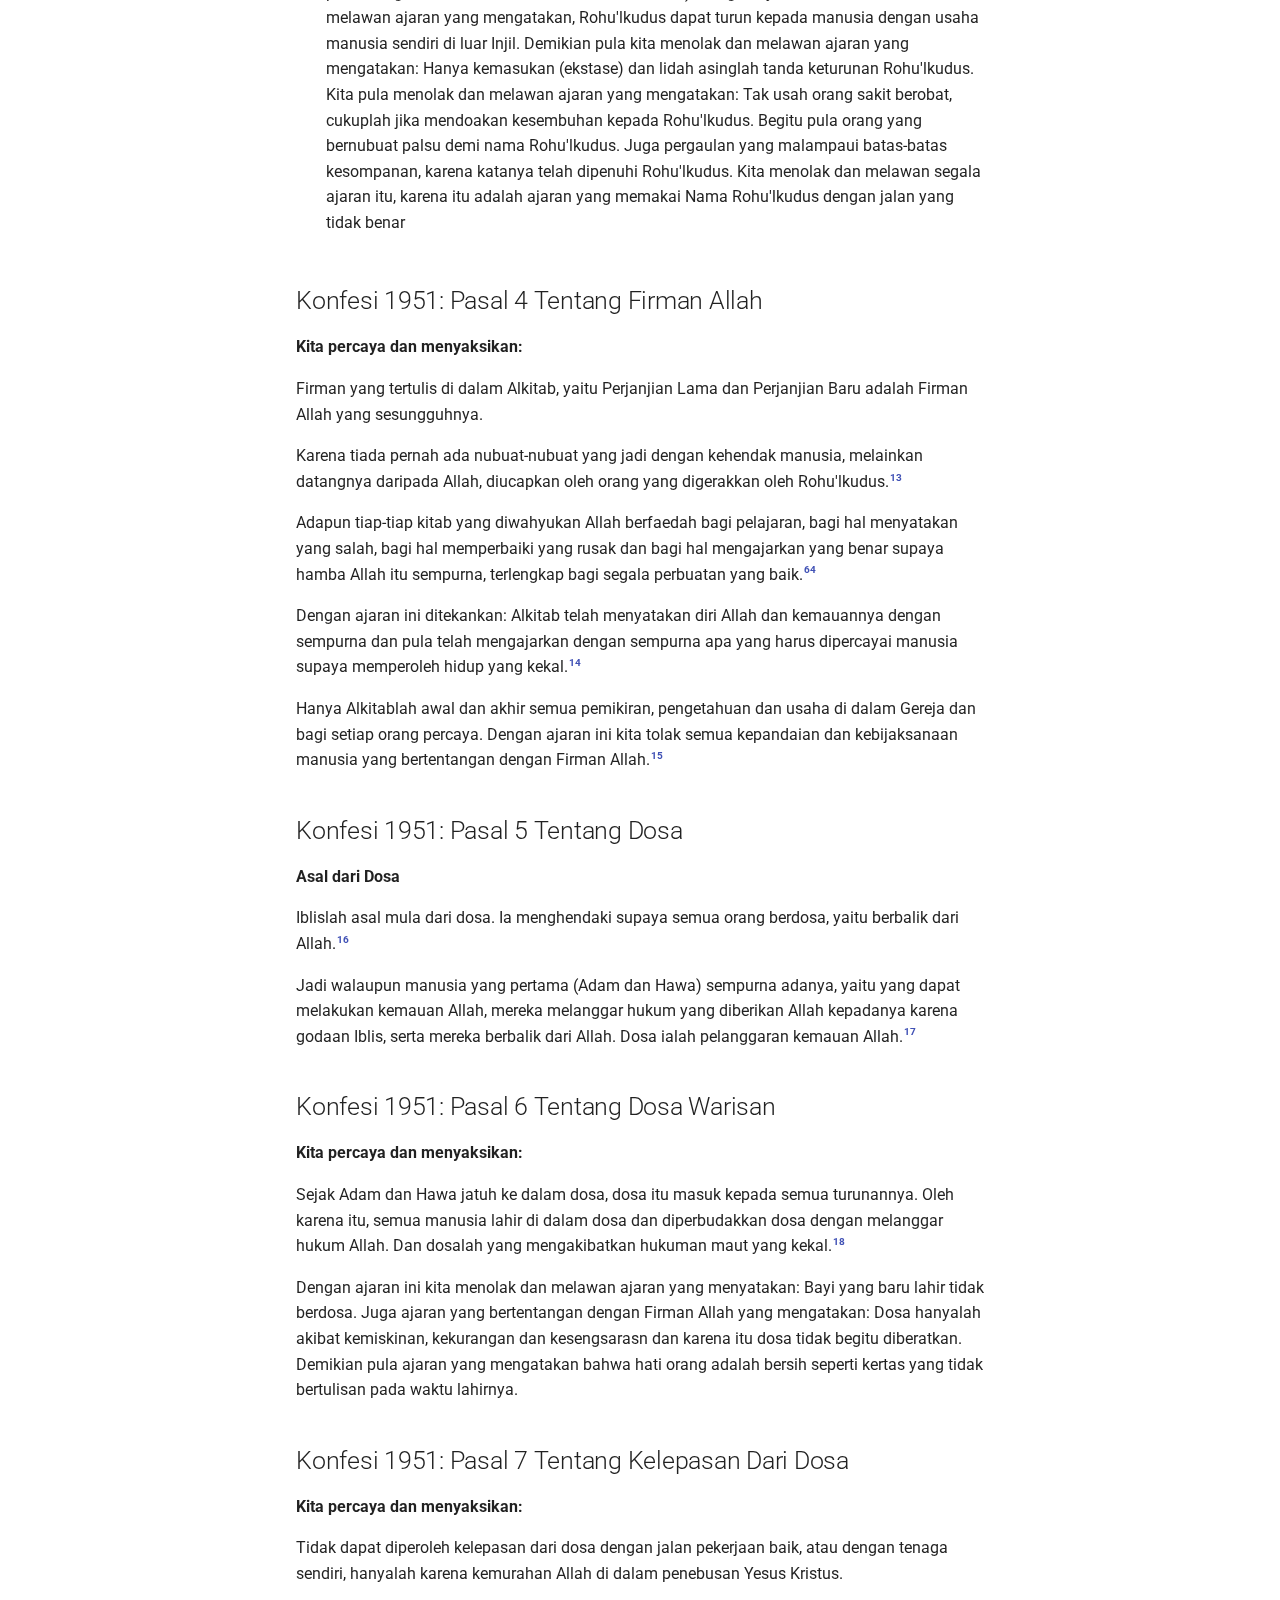
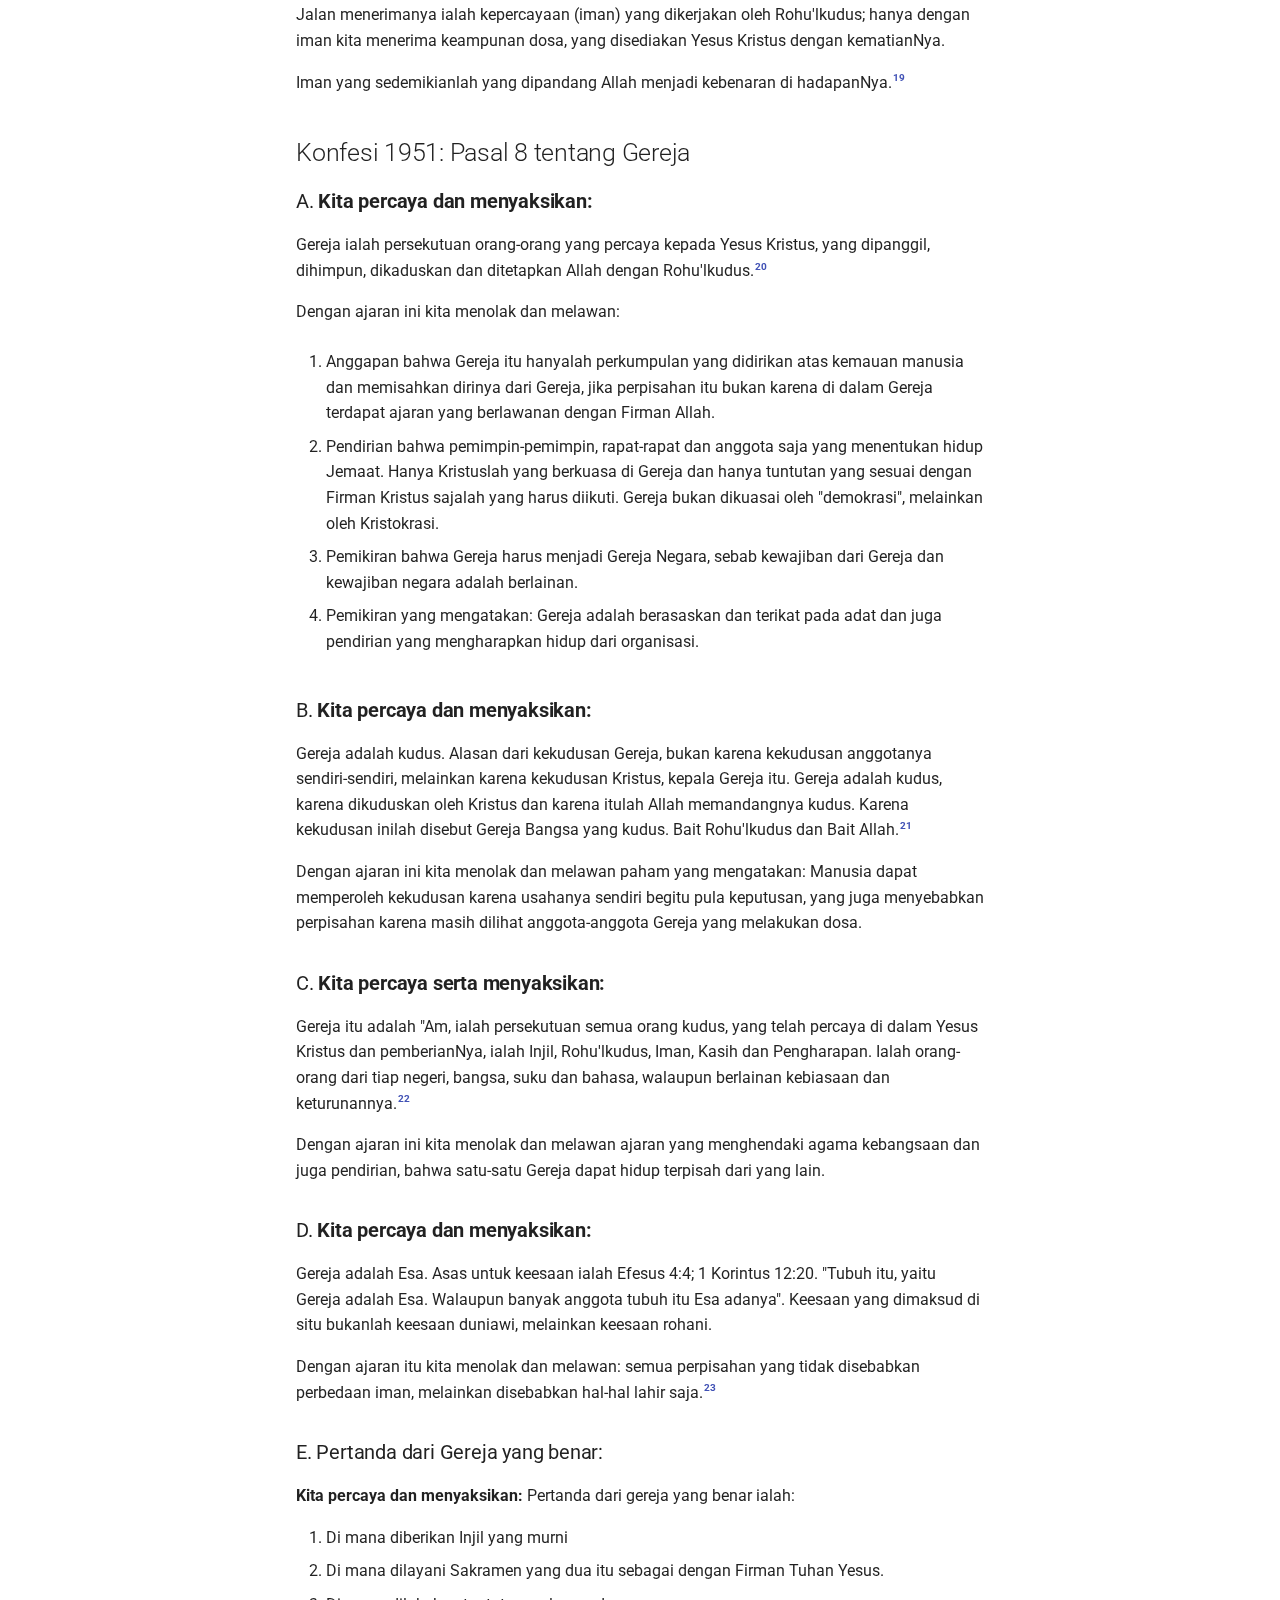
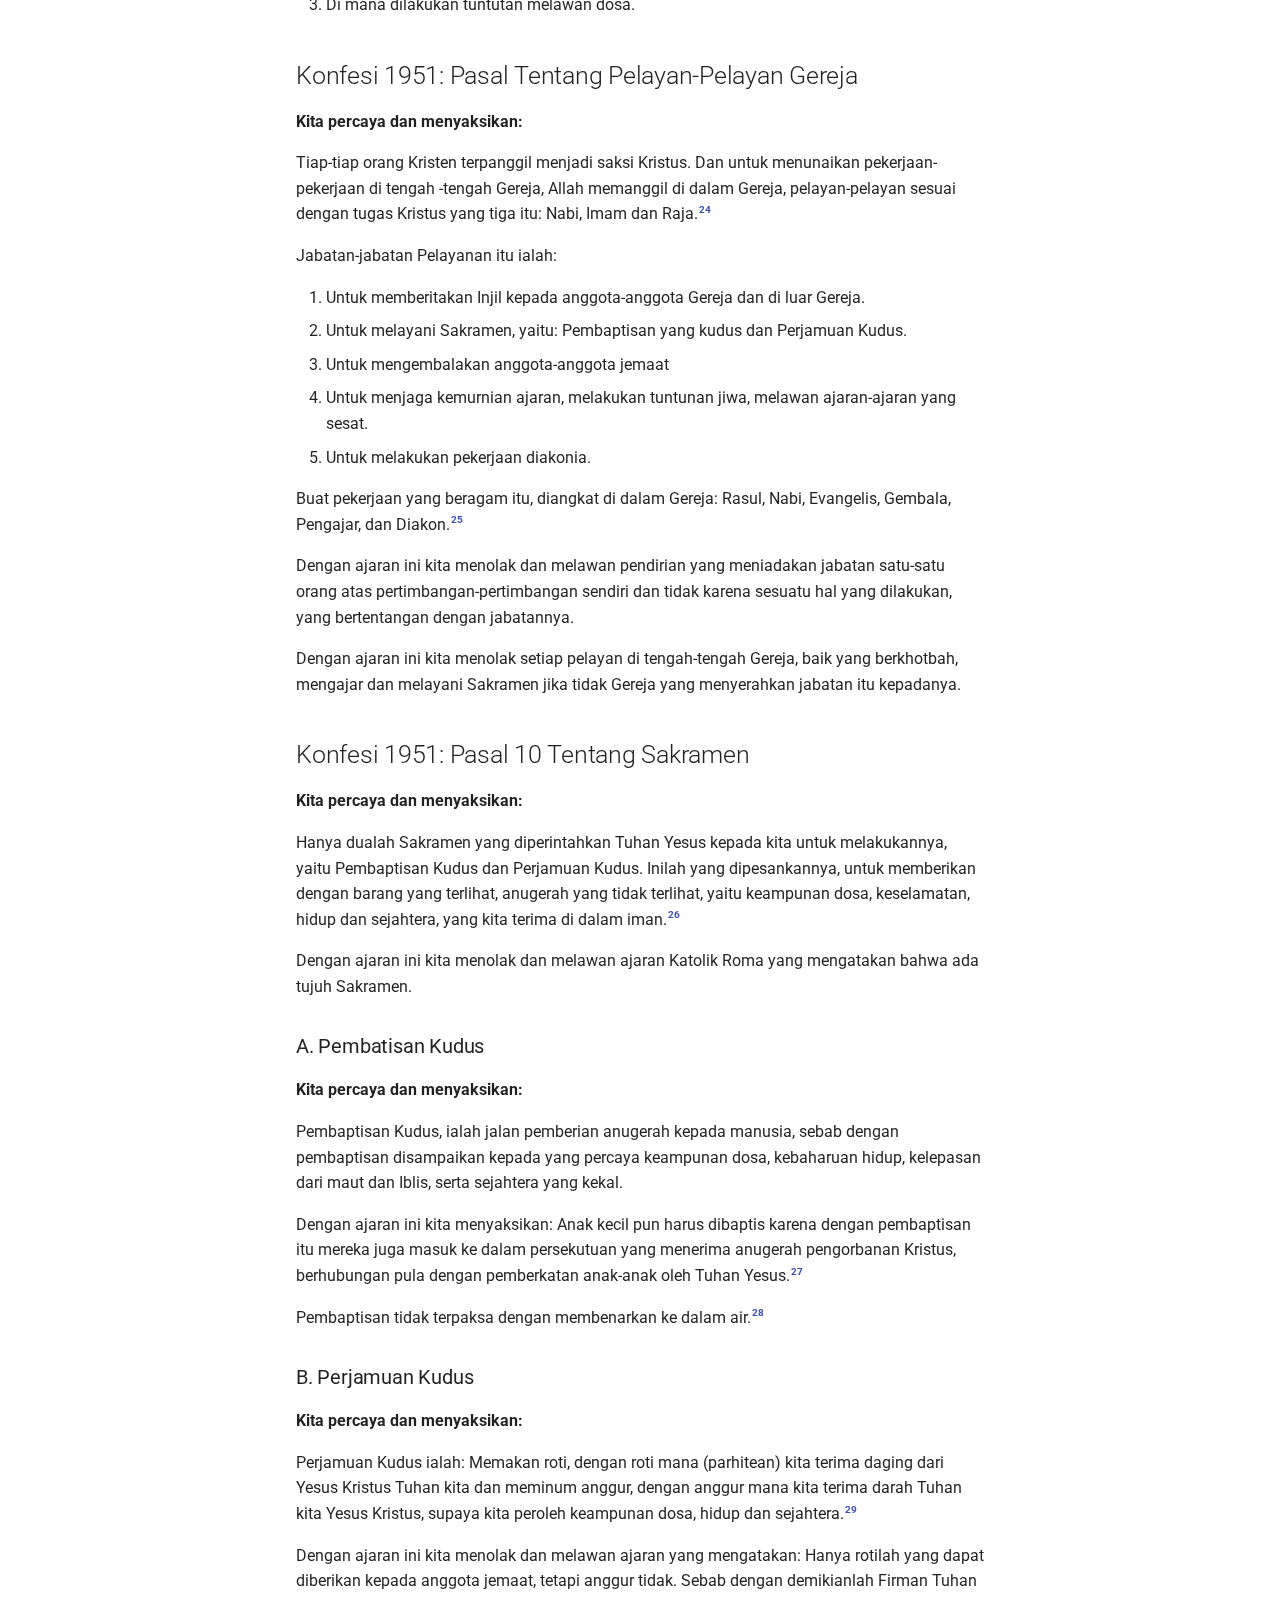
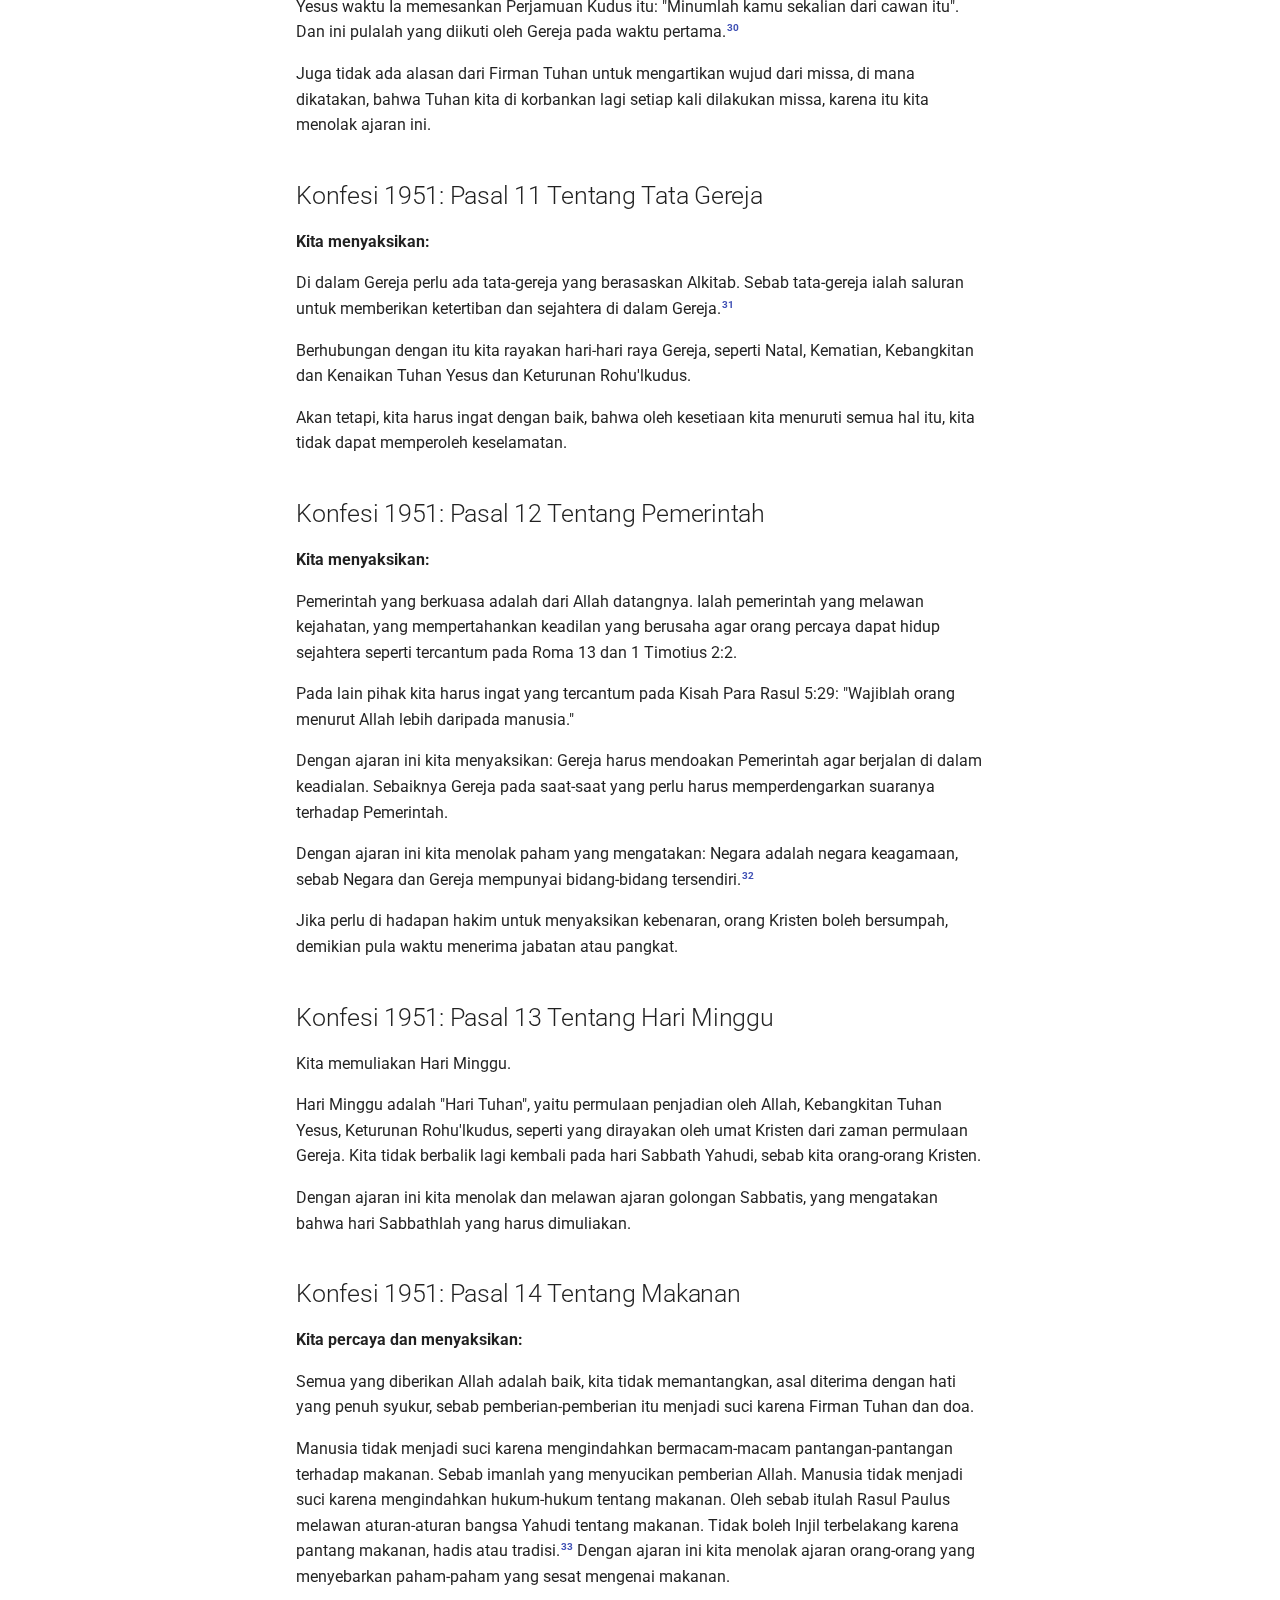
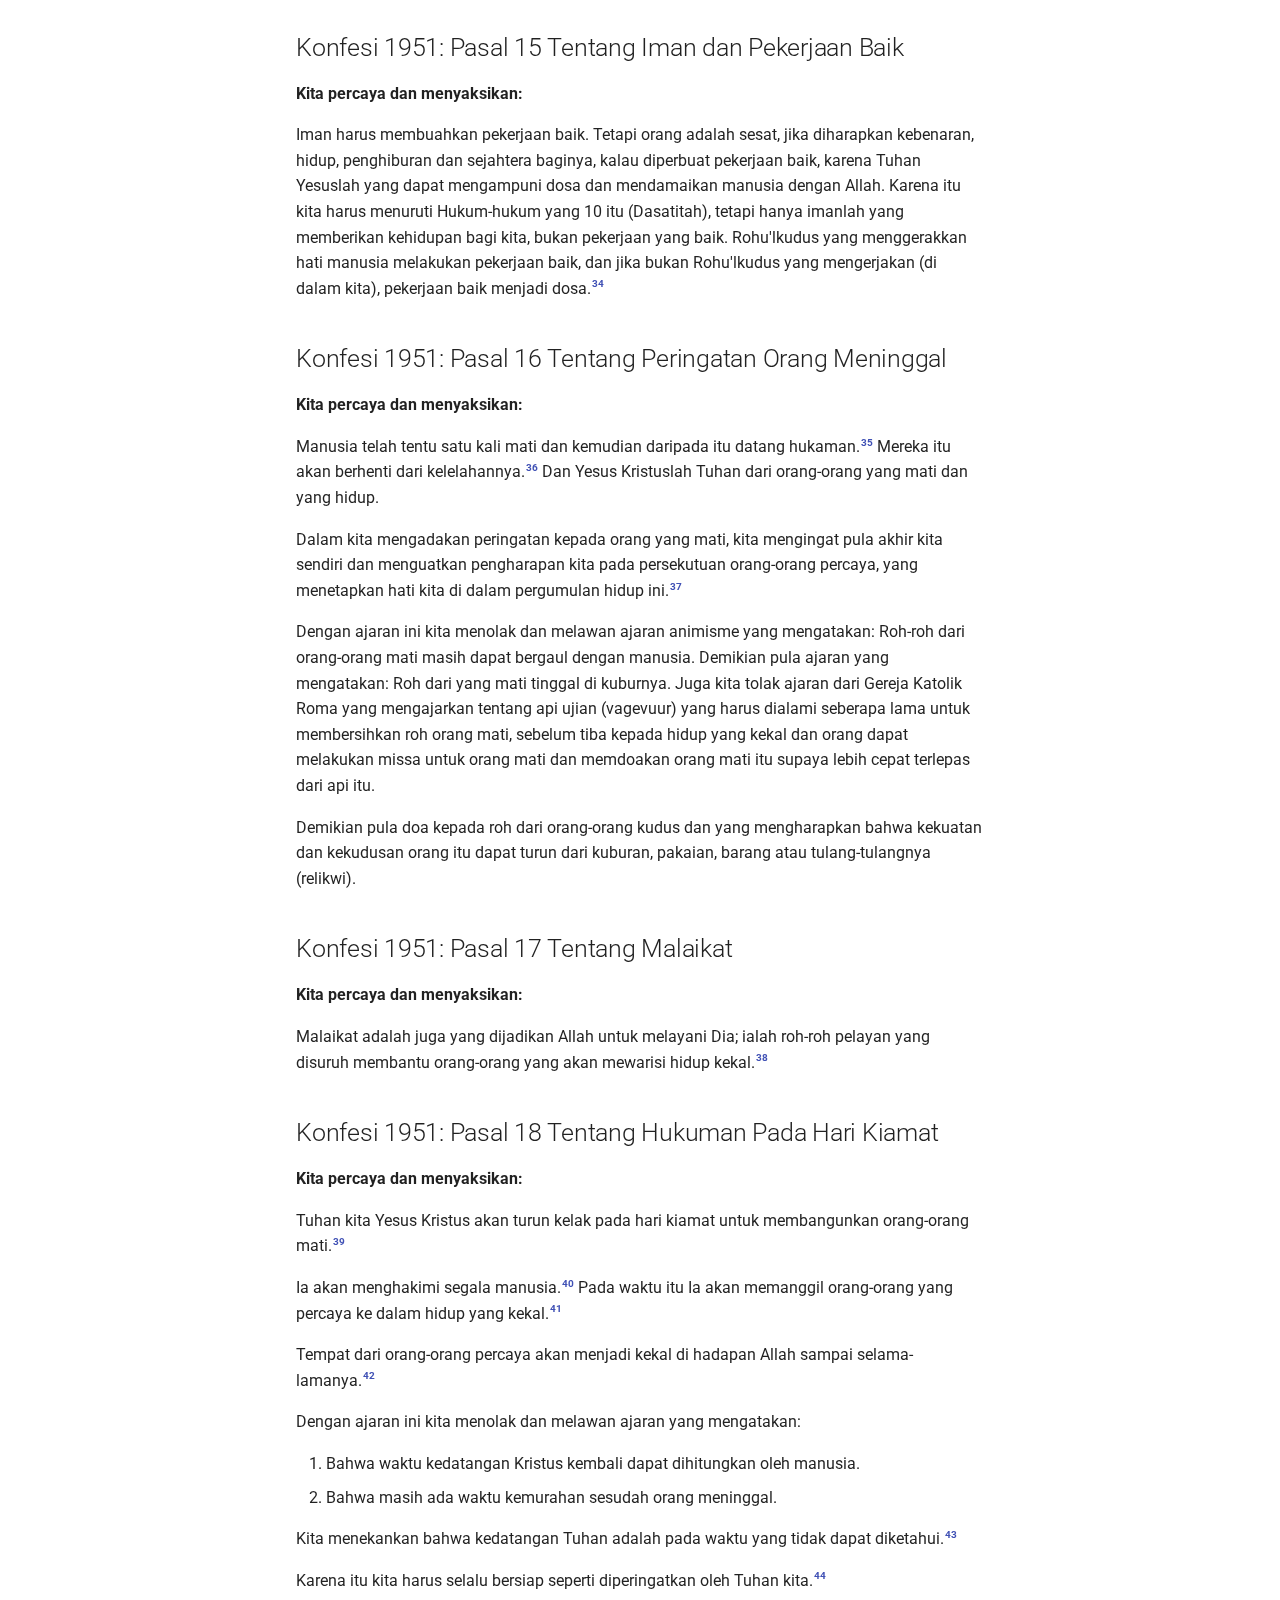
<file: konfesi-hkbp/index.html>
<!doctype html>
<html lang="id" class="no-js">
  <head>
    
      <meta charset="utf-8">
      <meta name="viewport" content="width=device-width,initial-scale=1">
      
        <meta name="description" content="Kumpulan teks yang berhubungan dengan HKBP.">
      
      
        <meta name="author" content="Hans5958">
      
      
        <link rel="canonical" href="https://hans5958.github.io/HKBP-Guidebook/konfesi-hkbp/">
      
      <link rel="icon" href="../assets/images/favicon.png">
      <meta name="generator" content="mkdocs-1.3.0, mkdocs-material-8.3.9">
    
    
      
        <title>Konfesi HKBP - HKBP Guidebook</title>
      
    
    
      <link rel="stylesheet" href="../assets/stylesheets/main.1d29e8d0.min.css">
      
        
        <link rel="stylesheet" href="../assets/stylesheets/palette.cbb835fc.min.css">
        
      
      
    
    
    
      
        
        
        <link rel="preconnect" href="https://fonts.gstatic.com" crossorigin>
        <link rel="stylesheet" href="https://fonts.googleapis.com/css?family=Roboto:300,300i,400,400i,700,700i%7CRoboto+Mono:400,400i,700,700i&display=fallback">
        <style>:root{--md-text-font:"Roboto";--md-code-font:"Roboto Mono"}</style>
      
    
    
      <link rel="stylesheet" href="../assets/stylesheets/extra.css">
    
    <script>__md_scope=new URL("..",location),__md_get=(e,_=localStorage,t=__md_scope)=>JSON.parse(_.getItem(t.pathname+"."+e)),__md_set=(e,_,t=localStorage,a=__md_scope)=>{try{t.setItem(a.pathname+"."+e,JSON.stringify(_))}catch(e){}}</script>
    
      
  


  
  


  <script>function gtag(){dataLayer.push(arguments)}window.dataLayer=window.dataLayer||[],gtag("js",new Date),gtag("config","G-MFXDVQ0WW7"),document.addEventListener("DOMContentLoaded",function(){document.forms.search&&document.forms.search.query.addEventListener("blur",function(){this.value&&gtag("event","search",{search_term:this.value})}),"undefined"!=typeof location$&&location$.subscribe(function(e){gtag("config","G-MFXDVQ0WW7",{page_path:e.pathname})})})</script>
  <script async src="https://www.googletagmanager.com/gtag/js?id=G-MFXDVQ0WW7"></script>


    
    
  </head>
  
  
    
    
      
    
    
    
    
    <body dir="ltr" data-md-color-scheme="default" data-md-color-primary="" data-md-color-accent="">
  
    
    
      <script>var palette=__md_get("__palette");if(palette&&"object"==typeof palette.color)for(var key of Object.keys(palette.color))document.body.setAttribute("data-md-color-"+key,palette.color[key])</script>
    
    <input class="md-toggle" data-md-toggle="drawer" type="checkbox" id="__drawer" autocomplete="off">
    <input class="md-toggle" data-md-toggle="search" type="checkbox" id="__search" autocomplete="off">
    <label class="md-overlay" for="__drawer"></label>
    <div data-md-component="skip">
      
        
        <a href="#konfesi-hkbp" class="md-skip">
          Lewati ke isi
        </a>
      
    </div>
    <div data-md-component="announce">
      
    </div>
    
    
      

<header class="md-header" data-md-component="header">
  <nav class="md-header__inner md-grid" aria-label="Header">
    <a href=".." title="HKBP Guidebook" class="md-header__button md-logo" aria-label="HKBP Guidebook" data-md-component="logo">
      
  
  <svg xmlns="http://www.w3.org/2000/svg" viewBox="0 0 24 24"><path d="M12 8a3 3 0 0 0 3-3 3 3 0 0 0-3-3 3 3 0 0 0-3 3 3 3 0 0 0 3 3m0 3.54C9.64 9.35 6.5 8 3 8v11c3.5 0 6.64 1.35 9 3.54 2.36-2.19 5.5-3.54 9-3.54V8c-3.5 0-6.64 1.35-9 3.54Z"/></svg>

    </a>
    <label class="md-header__button md-icon" for="__drawer">
      <svg xmlns="http://www.w3.org/2000/svg" viewBox="0 0 24 24"><path d="M3 6h18v2H3V6m0 5h18v2H3v-2m0 5h18v2H3v-2Z"/></svg>
    </label>
    <div class="md-header__title" data-md-component="header-title">
      <div class="md-header__ellipsis">
        <div class="md-header__topic">
          <span class="md-ellipsis">
            HKBP Guidebook
          </span>
        </div>
        <div class="md-header__topic" data-md-component="header-topic">
          <span class="md-ellipsis">
            
              Konfesi HKBP
            
          </span>
        </div>
      </div>
    </div>
    
      <form class="md-header__option" data-md-component="palette">
        
          
          
          <input class="md-option" data-md-color-media="(prefers-color-scheme: light)" data-md-color-scheme="default" data-md-color-primary="" data-md-color-accent=""  aria-label="Beralih ke mode gelap"  type="radio" name="__palette" id="__palette_1">
          
            <label class="md-header__button md-icon" title="Beralih ke mode gelap" for="__palette_2" hidden>
              <svg xmlns="http://www.w3.org/2000/svg" viewBox="0 0 24 24"><path d="M12 8a4 4 0 0 0-4 4 4 4 0 0 0 4 4 4 4 0 0 0 4-4 4 4 0 0 0-4-4m0 10a6 6 0 0 1-6-6 6 6 0 0 1 6-6 6 6 0 0 1 6 6 6 6 0 0 1-6 6m8-9.31V4h-4.69L12 .69 8.69 4H4v4.69L.69 12 4 15.31V20h4.69L12 23.31 15.31 20H20v-4.69L23.31 12 20 8.69Z"/></svg>
            </label>
          
        
          
          
          <input class="md-option" data-md-color-media="(prefers-color-scheme: dark)" data-md-color-scheme="slate" data-md-color-primary="" data-md-color-accent=""  aria-label="Beralih ke mode terang"  type="radio" name="__palette" id="__palette_2">
          
            <label class="md-header__button md-icon" title="Beralih ke mode terang" for="__palette_1" hidden>
              <svg xmlns="http://www.w3.org/2000/svg" viewBox="0 0 24 24"><path d="M12 18c-.89 0-1.74-.2-2.5-.55C11.56 16.5 13 14.42 13 12c0-2.42-1.44-4.5-3.5-5.45C10.26 6.2 11.11 6 12 6a6 6 0 0 1 6 6 6 6 0 0 1-6 6m8-9.31V4h-4.69L12 .69 8.69 4H4v4.69L.69 12 4 15.31V20h4.69L12 23.31 15.31 20H20v-4.69L23.31 12 20 8.69Z"/></svg>
            </label>
          
        
      </form>
    
    
    
      <label class="md-header__button md-icon" for="__search">
        <svg xmlns="http://www.w3.org/2000/svg" viewBox="0 0 24 24"><path d="M9.5 3A6.5 6.5 0 0 1 16 9.5c0 1.61-.59 3.09-1.56 4.23l.27.27h.79l5 5-1.5 1.5-5-5v-.79l-.27-.27A6.516 6.516 0 0 1 9.5 16 6.5 6.5 0 0 1 3 9.5 6.5 6.5 0 0 1 9.5 3m0 2C7 5 5 7 5 9.5S7 14 9.5 14 14 12 14 9.5 12 5 9.5 5Z"/></svg>
      </label>
      <div class="md-search" data-md-component="search" role="dialog">
  <label class="md-search__overlay" for="__search"></label>
  <div class="md-search__inner" role="search">
    <form class="md-search__form" name="search">
      <input type="text" class="md-search__input" name="query" aria-label="Cari" placeholder="Cari" autocapitalize="off" autocorrect="off" autocomplete="off" spellcheck="false" data-md-component="search-query" required>
      <label class="md-search__icon md-icon" for="__search">
        <svg xmlns="http://www.w3.org/2000/svg" viewBox="0 0 24 24"><path d="M9.5 3A6.5 6.5 0 0 1 16 9.5c0 1.61-.59 3.09-1.56 4.23l.27.27h.79l5 5-1.5 1.5-5-5v-.79l-.27-.27A6.516 6.516 0 0 1 9.5 16 6.5 6.5 0 0 1 3 9.5 6.5 6.5 0 0 1 9.5 3m0 2C7 5 5 7 5 9.5S7 14 9.5 14 14 12 14 9.5 12 5 9.5 5Z"/></svg>
        <svg xmlns="http://www.w3.org/2000/svg" viewBox="0 0 24 24"><path d="M20 11v2H8l5.5 5.5-1.42 1.42L4.16 12l7.92-7.92L13.5 5.5 8 11h12Z"/></svg>
      </label>
      <nav class="md-search__options" aria-label="Search">
        
        <button type="reset" class="md-search__icon md-icon" aria-label="Clear" tabindex="-1">
          <svg xmlns="http://www.w3.org/2000/svg" viewBox="0 0 24 24"><path d="M19 6.41 17.59 5 12 10.59 6.41 5 5 6.41 10.59 12 5 17.59 6.41 19 12 13.41 17.59 19 19 17.59 13.41 12 19 6.41Z"/></svg>
        </button>
      </nav>
      
    </form>
    <div class="md-search__output">
      <div class="md-search__scrollwrap" data-md-scrollfix>
        <div class="md-search-result" data-md-component="search-result">
          <div class="md-search-result__meta">
            Initializing search
          </div>
          <ol class="md-search-result__list"></ol>
        </div>
      </div>
    </div>
  </div>
</div>
    
    
      <div class="md-header__source">
        <a href="https://github.com/Hans5958/HKBP-Guidebook" title="Menuju repositori" class="md-source" data-md-component="source">
  <div class="md-source__icon md-icon">
    
    <svg xmlns="http://www.w3.org/2000/svg" viewBox="0 0 448 512"><!--! Font Awesome Free 6.1.1 by @fontawesome - https://fontawesome.com License - https://fontawesome.com/license/free (Icons: CC BY 4.0, Fonts: SIL OFL 1.1, Code: MIT License) Copyright 2022 Fonticons, Inc.--><path d="M439.55 236.05 244 40.45a28.87 28.87 0 0 0-40.81 0l-40.66 40.63 51.52 51.52c27.06-9.14 52.68 16.77 43.39 43.68l49.66 49.66c34.23-11.8 61.18 31 35.47 56.69-26.49 26.49-70.21-2.87-56-37.34L240.22 199v121.85c25.3 12.54 22.26 41.85 9.08 55a34.34 34.34 0 0 1-48.55 0c-17.57-17.6-11.07-46.91 11.25-56v-123c-20.8-8.51-24.6-30.74-18.64-45L142.57 101 8.45 235.14a28.86 28.86 0 0 0 0 40.81l195.61 195.6a28.86 28.86 0 0 0 40.8 0l194.69-194.69a28.86 28.86 0 0 0 0-40.81z"/></svg>
  </div>
  <div class="md-source__repository">
    Hans5958/HKBP-Guidebook
  </div>
</a>
      </div>
    
  </nav>
  
</header>
    
    <div class="md-container" data-md-component="container">
      
      
        
          
        
      
      <main class="md-main" data-md-component="main">
        <div class="md-main__inner md-grid">
          
            
              
              <div class="md-sidebar md-sidebar--primary" data-md-component="sidebar" data-md-type="navigation" >
                <div class="md-sidebar__scrollwrap">
                  <div class="md-sidebar__inner">
                    


<nav class="md-nav md-nav--primary" aria-label="Navigation" data-md-level="0">
  <label class="md-nav__title" for="__drawer">
    <a href=".." title="HKBP Guidebook" class="md-nav__button md-logo" aria-label="HKBP Guidebook" data-md-component="logo">
      
  
  <svg xmlns="http://www.w3.org/2000/svg" viewBox="0 0 24 24"><path d="M12 8a3 3 0 0 0 3-3 3 3 0 0 0-3-3 3 3 0 0 0-3 3 3 3 0 0 0 3 3m0 3.54C9.64 9.35 6.5 8 3 8v11c3.5 0 6.64 1.35 9 3.54 2.36-2.19 5.5-3.54 9-3.54V8c-3.5 0-6.64 1.35-9 3.54Z"/></svg>

    </a>
    HKBP Guidebook
  </label>
  
    <div class="md-nav__source">
      <a href="https://github.com/Hans5958/HKBP-Guidebook" title="Menuju repositori" class="md-source" data-md-component="source">
  <div class="md-source__icon md-icon">
    
    <svg xmlns="http://www.w3.org/2000/svg" viewBox="0 0 448 512"><!--! Font Awesome Free 6.1.1 by @fontawesome - https://fontawesome.com License - https://fontawesome.com/license/free (Icons: CC BY 4.0, Fonts: SIL OFL 1.1, Code: MIT License) Copyright 2022 Fonticons, Inc.--><path d="M439.55 236.05 244 40.45a28.87 28.87 0 0 0-40.81 0l-40.66 40.63 51.52 51.52c27.06-9.14 52.68 16.77 43.39 43.68l49.66 49.66c34.23-11.8 61.18 31 35.47 56.69-26.49 26.49-70.21-2.87-56-37.34L240.22 199v121.85c25.3 12.54 22.26 41.85 9.08 55a34.34 34.34 0 0 1-48.55 0c-17.57-17.6-11.07-46.91 11.25-56v-123c-20.8-8.51-24.6-30.74-18.64-45L142.57 101 8.45 235.14a28.86 28.86 0 0 0 0 40.81l195.61 195.6a28.86 28.86 0 0 0 40.8 0l194.69-194.69a28.86 28.86 0 0 0 0-40.81z"/></svg>
  </div>
  <div class="md-source__repository">
    Hans5958/HKBP-Guidebook
  </div>
</a>
    </div>
  
  <ul class="md-nav__list" data-md-scrollfix>
    
      
      
      

  
  
  
    <li class="md-nav__item">
      <a href=".." class="md-nav__link">
        Halaman Utama
      </a>
    </li>
  

    
      
      
      

  
  
  
    
    <li class="md-nav__item md-nav__item--nested">
      
      
        <input class="md-nav__toggle md-toggle" data-md-toggle="__nav_2" type="checkbox" id="__nav_2" >
      
      
      
      
        <label class="md-nav__link" for="__nav_2">
          Sepuluh Perintah Allah
          <span class="md-nav__icon md-icon"></span>
        </label>
      
      <nav class="md-nav" aria-label="Sepuluh Perintah Allah" data-md-level="1">
        <label class="md-nav__title" for="__nav_2">
          <span class="md-nav__icon md-icon"></span>
          Sepuluh Perintah Allah
        </label>
        <ul class="md-nav__list" data-md-scrollfix>
          
            
              
  
  
  
    <li class="md-nav__item">
      <a href="../sepuluh-perintah-allah/" class="md-nav__link">
        Bahasa Indonesia – Sepuluh Perintah Allah
      </a>
    </li>
  

            
          
            
              
  
  
  
    <li class="md-nav__item">
      <a href="../patik-ni-debata/" class="md-nav__link">
        Bahasa Batak – Patik Ni Debata
      </a>
    </li>
  

            
          
        </ul>
      </nav>
    </li>
  

    
      
      
      

  
  
  
    
    <li class="md-nav__item md-nav__item--nested">
      
      
        <input class="md-nav__toggle md-toggle" data-md-toggle="__nav_3" type="checkbox" id="__nav_3" >
      
      
      
      
        <label class="md-nav__link" for="__nav_3">
          Kesaksian Iman Kristen
          <span class="md-nav__icon md-icon"></span>
        </label>
      
      <nav class="md-nav" aria-label="Kesaksian Iman Kristen" data-md-level="1">
        <label class="md-nav__title" for="__nav_3">
          <span class="md-nav__icon md-icon"></span>
          Kesaksian Iman Kristen
        </label>
        <ul class="md-nav__list" data-md-scrollfix>
          
            
              
  
  
  
    <li class="md-nav__item">
      <a href="../kesaksian-iman-kristen/" class="md-nav__link">
        Bahasa Indonesia – Kesaksian Iman Kristen
      </a>
    </li>
  

            
          
            
              
  
  
  
    <li class="md-nav__item">
      <a href="../hata-haporseaon/" class="md-nav__link">
        Bahasa Batak – Hata Haporseaon
      </a>
    </li>
  

            
          
        </ul>
      </nav>
    </li>
  

    
      
      
      

  
  
  
    
    <li class="md-nav__item md-nav__item--nested">
      
      
        <input class="md-nav__toggle md-toggle" data-md-toggle="__nav_4" type="checkbox" id="__nav_4" >
      
      
      
      
        <label class="md-nav__link" for="__nav_4">
          Doa Bapa Kami
          <span class="md-nav__icon md-icon"></span>
        </label>
      
      <nav class="md-nav" aria-label="Doa Bapa Kami" data-md-level="1">
        <label class="md-nav__title" for="__nav_4">
          <span class="md-nav__icon md-icon"></span>
          Doa Bapa Kami
        </label>
        <ul class="md-nav__list" data-md-scrollfix>
          
            
              
  
  
  
    <li class="md-nav__item">
      <a href="../doa-bapa-kami/" class="md-nav__link">
        Bahasa Indonesia – Doa Bapa Kami
      </a>
    </li>
  

            
          
            
              
  
  
  
    <li class="md-nav__item">
      <a href="../tangiang-ale-amanami/" class="md-nav__link">
        Bahasa Batak – Tangiang Ale Amanami
      </a>
    </li>
  

            
          
        </ul>
      </nav>
    </li>
  

    
      
      
      

  
  
  
    
    <li class="md-nav__item md-nav__item--nested">
      
      
        <input class="md-nav__toggle md-toggle" data-md-toggle="__nav_5" type="checkbox" id="__nav_5" >
      
      
      
      
        <label class="md-nav__link" for="__nav_5">
          Sakramen Baptisan Kudus
          <span class="md-nav__icon md-icon"></span>
        </label>
      
      <nav class="md-nav" aria-label="Sakramen Baptisan Kudus" data-md-level="1">
        <label class="md-nav__title" for="__nav_5">
          <span class="md-nav__icon md-icon"></span>
          Sakramen Baptisan Kudus
        </label>
        <ul class="md-nav__list" data-md-scrollfix>
          
            
              
  
  
  
    <li class="md-nav__item">
      <a href="../sakramen-baptisan-kudus/" class="md-nav__link">
        Bahasa Indonesia – Sakramen Baptisan Kudus
      </a>
    </li>
  

            
          
            
              
  
  
  
    <li class="md-nav__item">
      <a href="../pandidion/" class="md-nav__link">
        Bahasa Batak – Pandidion
      </a>
    </li>
  

            
          
        </ul>
      </nav>
    </li>
  

    
      
      
      

  
  
  
    
    <li class="md-nav__item md-nav__item--nested">
      
      
        <input class="md-nav__toggle md-toggle" data-md-toggle="__nav_6" type="checkbox" id="__nav_6" >
      
      
      
      
        <label class="md-nav__link" for="__nav_6">
          Sakramen Perjamuan Kudus
          <span class="md-nav__icon md-icon"></span>
        </label>
      
      <nav class="md-nav" aria-label="Sakramen Perjamuan Kudus" data-md-level="1">
        <label class="md-nav__title" for="__nav_6">
          <span class="md-nav__icon md-icon"></span>
          Sakramen Perjamuan Kudus
        </label>
        <ul class="md-nav__list" data-md-scrollfix>
          
            
              
  
  
  
    <li class="md-nav__item">
      <a href="../sakramen-perjamuan-kudus/" class="md-nav__link">
        Bahasa Indonesia – Sakramen Perjamuan Kudus
      </a>
    </li>
  

            
          
            
              
  
  
  
    <li class="md-nav__item">
      <a href="../marulaon-na-badia/" class="md-nav__link">
        Bahasa Batak – Marulaon Na Badia
      </a>
    </li>
  

            
          
        </ul>
      </nav>
    </li>
  

    
      
      
      

  
  
    
  
  
    <li class="md-nav__item md-nav__item--active">
      
      <input class="md-nav__toggle md-toggle" data-md-toggle="toc" type="checkbox" id="__toc">
      
      
        
      
      
        <label class="md-nav__link md-nav__link--active" for="__toc">
          Konfesi HKBP
          <span class="md-nav__icon md-icon"></span>
        </label>
      
      <a href="./" class="md-nav__link md-nav__link--active">
        Konfesi HKBP
      </a>
      
        

<nav class="md-nav md-nav--secondary" aria-label="Daftar isi">
  
  
  
    
  
  
    <label class="md-nav__title" for="__toc">
      <span class="md-nav__icon md-icon"></span>
      Daftar isi
    </label>
    <ul class="md-nav__list" data-md-component="toc" data-md-scrollfix>
      
        <li class="md-nav__item">
  <a href="#konfesi-1951-pendahuluan" class="md-nav__link">
    Konfesi 1951: Pendahuluan
  </a>
  
</li>
      
        <li class="md-nav__item">
  <a href="#kata-sambutan" class="md-nav__link">
    Kata Sambutan
  </a>
  
</li>
      
        <li class="md-nav__item">
  <a href="#kuasa" class="md-nav__link">
    Kuasa
  </a>
  
</li>
      
        <li class="md-nav__item">
  <a href="#konfesi-1951-pasal-1-tentang-allah" class="md-nav__link">
    Konfesi 1951: Pasal 1 Tentang Allah
  </a>
  
</li>
      
        <li class="md-nav__item">
  <a href="#konfesi-1951-pasal-2-tentang-allah-yang-tiga-esa" class="md-nav__link">
    Konfesi 1951: Pasal 2 Tentang Allah yang Tiga-Esa
  </a>
  
</li>
      
        <li class="md-nav__item">
  <a href="#konfesi-1951-pasal-3-pekerjaan-kepribadian-allah-bapa-yang-tiga-esa" class="md-nav__link">
    Konfesi 1951: Pasal 3 Pekerjaan Kepribadian Allah Bapa Yang Tiga-Esa
  </a>
  
</li>
      
        <li class="md-nav__item">
  <a href="#konfesi-1951-pasal-4-tentang-firman-allah" class="md-nav__link">
    Konfesi 1951: Pasal 4 Tentang Firman Allah
  </a>
  
</li>
      
        <li class="md-nav__item">
  <a href="#konfesi-1951-pasal-5-tentang-dosa" class="md-nav__link">
    Konfesi 1951: Pasal 5 Tentang Dosa
  </a>
  
</li>
      
        <li class="md-nav__item">
  <a href="#konfesi-1951-pasal-6-tentang-dosa-warisan" class="md-nav__link">
    Konfesi 1951: Pasal 6 Tentang Dosa Warisan
  </a>
  
</li>
      
        <li class="md-nav__item">
  <a href="#konfesi-1951-pasal-7-tentang-kelepasan-dari-dosa" class="md-nav__link">
    Konfesi 1951: Pasal 7 Tentang Kelepasan Dari Dosa
  </a>
  
</li>
      
        <li class="md-nav__item">
  <a href="#konfesi-1951-pasal-8-tentang-gereja" class="md-nav__link">
    Konfesi 1951: Pasal 8 tentang Gereja
  </a>
  
    <nav class="md-nav" aria-label="Konfesi 1951: Pasal 8 tentang Gereja">
      <ul class="md-nav__list">
        
          <li class="md-nav__item">
  <a href="#a-kita-percaya-dan-menyaksikan" class="md-nav__link">
    A. Kita percaya dan menyaksikan:
  </a>
  
</li>
        
          <li class="md-nav__item">
  <a href="#b-kita-percaya-dan-menyaksikan" class="md-nav__link">
    B. Kita percaya dan menyaksikan:
  </a>
  
</li>
        
          <li class="md-nav__item">
  <a href="#c-kita-percaya-serta-menyaksikan" class="md-nav__link">
    C. Kita percaya serta menyaksikan:
  </a>
  
</li>
        
          <li class="md-nav__item">
  <a href="#d-kita-percaya-dan-menyaksikan" class="md-nav__link">
    D. Kita percaya dan menyaksikan:
  </a>
  
</li>
        
          <li class="md-nav__item">
  <a href="#e-pertanda-dari-gereja-yang-benar" class="md-nav__link">
    E. Pertanda dari Gereja yang benar:
  </a>
  
</li>
        
      </ul>
    </nav>
  
</li>
      
        <li class="md-nav__item">
  <a href="#konfesi-1951-pasal-tentang-pelayan-pelayan-gereja" class="md-nav__link">
    Konfesi 1951: Pasal Tentang Pelayan-Pelayan Gereja
  </a>
  
</li>
      
        <li class="md-nav__item">
  <a href="#konfesi-1951-pasal-10-tentang-sakramen" class="md-nav__link">
    Konfesi 1951: Pasal 10 Tentang Sakramen
  </a>
  
    <nav class="md-nav" aria-label="Konfesi 1951: Pasal 10 Tentang Sakramen">
      <ul class="md-nav__list">
        
          <li class="md-nav__item">
  <a href="#a-pembatisan-kudus" class="md-nav__link">
    A. Pembatisan Kudus
  </a>
  
</li>
        
          <li class="md-nav__item">
  <a href="#b-perjamuan-kudus" class="md-nav__link">
    B. Perjamuan Kudus
  </a>
  
</li>
        
      </ul>
    </nav>
  
</li>
      
        <li class="md-nav__item">
  <a href="#konfesi-1951-pasal-11-tentang-tata-gereja" class="md-nav__link">
    Konfesi 1951: Pasal 11 Tentang Tata Gereja
  </a>
  
</li>
      
        <li class="md-nav__item">
  <a href="#konfesi-1951-pasal-12-tentang-pemerintah" class="md-nav__link">
    Konfesi 1951: Pasal 12 Tentang Pemerintah
  </a>
  
</li>
      
        <li class="md-nav__item">
  <a href="#konfesi-1951-pasal-13-tentang-hari-minggu" class="md-nav__link">
    Konfesi 1951: Pasal 13 Tentang Hari Minggu
  </a>
  
</li>
      
        <li class="md-nav__item">
  <a href="#konfesi-1951-pasal-14-tentang-makanan" class="md-nav__link">
    Konfesi 1951: Pasal 14 Tentang Makanan
  </a>
  
</li>
      
        <li class="md-nav__item">
  <a href="#konfesi-1951-pasal-15-tentang-iman-dan-pekerjaan-baik" class="md-nav__link">
    Konfesi 1951: Pasal 15 Tentang Iman dan Pekerjaan Baik
  </a>
  
</li>
      
        <li class="md-nav__item">
  <a href="#konfesi-1951-pasal-16-tentang-peringatan-orang-meninggal" class="md-nav__link">
    Konfesi 1951: Pasal 16 Tentang Peringatan Orang Meninggal
  </a>
  
</li>
      
        <li class="md-nav__item">
  <a href="#konfesi-1951-pasal-17-tentang-malaikat" class="md-nav__link">
    Konfesi 1951: Pasal 17 Tentang Malaikat
  </a>
  
</li>
      
        <li class="md-nav__item">
  <a href="#konfesi-1951-pasal-18-tentang-hukuman-pada-hari-kiamat" class="md-nav__link">
    Konfesi 1951: Pasal 18 Tentang Hukuman Pada Hari Kiamat
  </a>
  
</li>
      
        <li class="md-nav__item">
  <a href="#konfesi-1996-pasal-1-tentang-allah" class="md-nav__link">
    Konfesi 1996: Pasal 1 Tentang Allah
  </a>
  
    <nav class="md-nav" aria-label="Konfesi 1996: Pasal 1 Tentang Allah">
      <ul class="md-nav__list">
        
          <li class="md-nav__item">
  <a href="#a-kepribadian-allah" class="md-nav__link">
    A. Kepribadian Allah
  </a>
  
</li>
        
          <li class="md-nav__item">
  <a href="#b-ketritunggalan-allah" class="md-nav__link">
    B. Ketritunggalan Allah
  </a>
  
</li>
        
      </ul>
    </nav>
  
</li>
      
        <li class="md-nav__item">
  <a href="#konfesi-1996-pasal-2-tentang-firman-allah" class="md-nav__link">
    Konfesi 1996: Pasal 2 Tentang Firman Allah
  </a>
  
</li>
      
        <li class="md-nav__item">
  <a href="#konfesi-1996-pasal-3-tentang-manusia" class="md-nav__link">
    Konfesi 1996: Pasal 3 Tentang Manusia
  </a>
  
</li>
      
        <li class="md-nav__item">
  <a href="#konfesi-1996-pasal-4-tentang-masyarakat" class="md-nav__link">
    Konfesi 1996: Pasal 4 Tentang Masyarakat
  </a>
  
</li>
      
        <li class="md-nav__item">
  <a href="#konfesi-1996-pasal-5-tentang-kebudayaan-dan-lingkungan-hidup" class="md-nav__link">
    Konfesi 1996: Pasal 5 Tentang Kebudayaan dan Lingkungan Hidup
  </a>
  
</li>
      
    </ul>
  
</nav>
      
    </li>
  

    
      
      
      

  
  
  
    <li class="md-nav__item">
      <a href="../rpp-hkbp/" class="md-nav__link">
        RPP HKBP
      </a>
    </li>
  

    
  </ul>
</nav>
                  </div>
                </div>
              </div>
            
            
              
              <div class="md-sidebar md-sidebar--secondary" data-md-component="sidebar" data-md-type="toc" >
                <div class="md-sidebar__scrollwrap">
                  <div class="md-sidebar__inner">
                    

<nav class="md-nav md-nav--secondary" aria-label="Daftar isi">
  
  
  
    
  
  
    <label class="md-nav__title" for="__toc">
      <span class="md-nav__icon md-icon"></span>
      Daftar isi
    </label>
    <ul class="md-nav__list" data-md-component="toc" data-md-scrollfix>
      
        <li class="md-nav__item">
  <a href="#konfesi-1951-pendahuluan" class="md-nav__link">
    Konfesi 1951: Pendahuluan
  </a>
  
</li>
      
        <li class="md-nav__item">
  <a href="#kata-sambutan" class="md-nav__link">
    Kata Sambutan
  </a>
  
</li>
      
        <li class="md-nav__item">
  <a href="#kuasa" class="md-nav__link">
    Kuasa
  </a>
  
</li>
      
        <li class="md-nav__item">
  <a href="#konfesi-1951-pasal-1-tentang-allah" class="md-nav__link">
    Konfesi 1951: Pasal 1 Tentang Allah
  </a>
  
</li>
      
        <li class="md-nav__item">
  <a href="#konfesi-1951-pasal-2-tentang-allah-yang-tiga-esa" class="md-nav__link">
    Konfesi 1951: Pasal 2 Tentang Allah yang Tiga-Esa
  </a>
  
</li>
      
        <li class="md-nav__item">
  <a href="#konfesi-1951-pasal-3-pekerjaan-kepribadian-allah-bapa-yang-tiga-esa" class="md-nav__link">
    Konfesi 1951: Pasal 3 Pekerjaan Kepribadian Allah Bapa Yang Tiga-Esa
  </a>
  
</li>
      
        <li class="md-nav__item">
  <a href="#konfesi-1951-pasal-4-tentang-firman-allah" class="md-nav__link">
    Konfesi 1951: Pasal 4 Tentang Firman Allah
  </a>
  
</li>
      
        <li class="md-nav__item">
  <a href="#konfesi-1951-pasal-5-tentang-dosa" class="md-nav__link">
    Konfesi 1951: Pasal 5 Tentang Dosa
  </a>
  
</li>
      
        <li class="md-nav__item">
  <a href="#konfesi-1951-pasal-6-tentang-dosa-warisan" class="md-nav__link">
    Konfesi 1951: Pasal 6 Tentang Dosa Warisan
  </a>
  
</li>
      
        <li class="md-nav__item">
  <a href="#konfesi-1951-pasal-7-tentang-kelepasan-dari-dosa" class="md-nav__link">
    Konfesi 1951: Pasal 7 Tentang Kelepasan Dari Dosa
  </a>
  
</li>
      
        <li class="md-nav__item">
  <a href="#konfesi-1951-pasal-8-tentang-gereja" class="md-nav__link">
    Konfesi 1951: Pasal 8 tentang Gereja
  </a>
  
    <nav class="md-nav" aria-label="Konfesi 1951: Pasal 8 tentang Gereja">
      <ul class="md-nav__list">
        
          <li class="md-nav__item">
  <a href="#a-kita-percaya-dan-menyaksikan" class="md-nav__link">
    A. Kita percaya dan menyaksikan:
  </a>
  
</li>
        
          <li class="md-nav__item">
  <a href="#b-kita-percaya-dan-menyaksikan" class="md-nav__link">
    B. Kita percaya dan menyaksikan:
  </a>
  
</li>
        
          <li class="md-nav__item">
  <a href="#c-kita-percaya-serta-menyaksikan" class="md-nav__link">
    C. Kita percaya serta menyaksikan:
  </a>
  
</li>
        
          <li class="md-nav__item">
  <a href="#d-kita-percaya-dan-menyaksikan" class="md-nav__link">
    D. Kita percaya dan menyaksikan:
  </a>
  
</li>
        
          <li class="md-nav__item">
  <a href="#e-pertanda-dari-gereja-yang-benar" class="md-nav__link">
    E. Pertanda dari Gereja yang benar:
  </a>
  
</li>
        
      </ul>
    </nav>
  
</li>
      
        <li class="md-nav__item">
  <a href="#konfesi-1951-pasal-tentang-pelayan-pelayan-gereja" class="md-nav__link">
    Konfesi 1951: Pasal Tentang Pelayan-Pelayan Gereja
  </a>
  
</li>
      
        <li class="md-nav__item">
  <a href="#konfesi-1951-pasal-10-tentang-sakramen" class="md-nav__link">
    Konfesi 1951: Pasal 10 Tentang Sakramen
  </a>
  
    <nav class="md-nav" aria-label="Konfesi 1951: Pasal 10 Tentang Sakramen">
      <ul class="md-nav__list">
        
          <li class="md-nav__item">
  <a href="#a-pembatisan-kudus" class="md-nav__link">
    A. Pembatisan Kudus
  </a>
  
</li>
        
          <li class="md-nav__item">
  <a href="#b-perjamuan-kudus" class="md-nav__link">
    B. Perjamuan Kudus
  </a>
  
</li>
        
      </ul>
    </nav>
  
</li>
      
        <li class="md-nav__item">
  <a href="#konfesi-1951-pasal-11-tentang-tata-gereja" class="md-nav__link">
    Konfesi 1951: Pasal 11 Tentang Tata Gereja
  </a>
  
</li>
      
        <li class="md-nav__item">
  <a href="#konfesi-1951-pasal-12-tentang-pemerintah" class="md-nav__link">
    Konfesi 1951: Pasal 12 Tentang Pemerintah
  </a>
  
</li>
      
        <li class="md-nav__item">
  <a href="#konfesi-1951-pasal-13-tentang-hari-minggu" class="md-nav__link">
    Konfesi 1951: Pasal 13 Tentang Hari Minggu
  </a>
  
</li>
      
        <li class="md-nav__item">
  <a href="#konfesi-1951-pasal-14-tentang-makanan" class="md-nav__link">
    Konfesi 1951: Pasal 14 Tentang Makanan
  </a>
  
</li>
      
        <li class="md-nav__item">
  <a href="#konfesi-1951-pasal-15-tentang-iman-dan-pekerjaan-baik" class="md-nav__link">
    Konfesi 1951: Pasal 15 Tentang Iman dan Pekerjaan Baik
  </a>
  
</li>
      
        <li class="md-nav__item">
  <a href="#konfesi-1951-pasal-16-tentang-peringatan-orang-meninggal" class="md-nav__link">
    Konfesi 1951: Pasal 16 Tentang Peringatan Orang Meninggal
  </a>
  
</li>
      
        <li class="md-nav__item">
  <a href="#konfesi-1951-pasal-17-tentang-malaikat" class="md-nav__link">
    Konfesi 1951: Pasal 17 Tentang Malaikat
  </a>
  
</li>
      
        <li class="md-nav__item">
  <a href="#konfesi-1951-pasal-18-tentang-hukuman-pada-hari-kiamat" class="md-nav__link">
    Konfesi 1951: Pasal 18 Tentang Hukuman Pada Hari Kiamat
  </a>
  
</li>
      
        <li class="md-nav__item">
  <a href="#konfesi-1996-pasal-1-tentang-allah" class="md-nav__link">
    Konfesi 1996: Pasal 1 Tentang Allah
  </a>
  
    <nav class="md-nav" aria-label="Konfesi 1996: Pasal 1 Tentang Allah">
      <ul class="md-nav__list">
        
          <li class="md-nav__item">
  <a href="#a-kepribadian-allah" class="md-nav__link">
    A. Kepribadian Allah
  </a>
  
</li>
        
          <li class="md-nav__item">
  <a href="#b-ketritunggalan-allah" class="md-nav__link">
    B. Ketritunggalan Allah
  </a>
  
</li>
        
      </ul>
    </nav>
  
</li>
      
        <li class="md-nav__item">
  <a href="#konfesi-1996-pasal-2-tentang-firman-allah" class="md-nav__link">
    Konfesi 1996: Pasal 2 Tentang Firman Allah
  </a>
  
</li>
      
        <li class="md-nav__item">
  <a href="#konfesi-1996-pasal-3-tentang-manusia" class="md-nav__link">
    Konfesi 1996: Pasal 3 Tentang Manusia
  </a>
  
</li>
      
        <li class="md-nav__item">
  <a href="#konfesi-1996-pasal-4-tentang-masyarakat" class="md-nav__link">
    Konfesi 1996: Pasal 4 Tentang Masyarakat
  </a>
  
</li>
      
        <li class="md-nav__item">
  <a href="#konfesi-1996-pasal-5-tentang-kebudayaan-dan-lingkungan-hidup" class="md-nav__link">
    Konfesi 1996: Pasal 5 Tentang Kebudayaan dan Lingkungan Hidup
  </a>
  
</li>
      
    </ul>
  
</nav>
                  </div>
                </div>
              </div>
            
          
          <div class="md-content" data-md-component="content">
            <article class="md-content__inner md-typeset">
              
                
  <a href="https://github.com/Hans5958/HKBP-Guidebook/edit/master/docs/konfesi-hkbp.md" title="Ubah halaman ini" class="md-content__button md-icon">
    <svg xmlns="http://www.w3.org/2000/svg" viewBox="0 0 24 24"><path d="M20.71 7.04c.39-.39.39-1.04 0-1.41l-2.34-2.34c-.37-.39-1.02-.39-1.41 0l-1.84 1.83 3.75 3.75M3 17.25V21h3.75L17.81 9.93l-3.75-3.75L3 17.25Z"/></svg>
  </a>



<h1 id="konfesi-hkbp">Konfesi HKBP</h1>
<p><strong>Nama lengkap:</strong> Pengakuan Iman (Konfesi) HKBP</p>
<h2 id="konfesi-1951-pendahuluan">Konfesi 1951: Pendahuluan</h2>
<p>­"Pengakuaan Percaya" amatlah perlu untuk menyatakan iman kita dan menolak ajaran-ajaran yang sesat. Dahulu telah ada pada Gereja Pengakuan Iman Oikumene untuk melawan ajaran-ajaran yang sesat. Pada waktu Reformasi ada juga surat-surat Pengakuan Percaya melawan ajaran dari Gereja Katolik Roma, yang menyimpang dari Alkitab. Pada tiap-tiap saat timbul ajaran-ajaran yang sesat yang menggoncangkan Gereja, dan karena itu pula timbul surat-surat pengakuan yang baru.</p>
<p>Akan tetapi, di dalam pengakuan yang baru itu, pengakuan yang mendahuluinya tidak dilupakan untuk melawan ajaran-ajaran baru yang sesat itu. Jadi Gereja harus selalu mempunyai pengakuan yang baru untuk melawan ajaran yang sesat yang timbul. Para Reformator tidak hanya memakai pengakuan purba, akan tetapi bentuknya telah diperbaharui pada zaman mereka itu. Jadi Gereja tidak boleh senang saja memegang pengakuan yang dahulu, malahan pengakuan-pengakuan itu harus dipersegar dan dikenakan untuk setiap waktu.</p>
<p>Sejak tahun 1933 terdapat ajaran-ajaran yang sesat di Jerman. Gereja-gereja di sana dibangun, karena merasa, bahwa pengakuan-pengakuan yang dahulu itu tidak cukup melawan ajaran-ajaran yang sesat itu serta menyusun suatu kesaksian yang baru yang disebut: "Die Barmen Thesen".<sup id="fnref:31-5 1934"><a class="footnote-ref" href="#fn:31-5 1934">1</a></sup> Ditandaskan di situ pemerintahan Kristus sendiri dan dengan demikian dilawan pemerintahan orang-orang di dalam hal keagamaan sepeti Hitler dan kawan-kawannya.</p>
<p>Ditanah Belanda juga ada usaha menyusun suatu pengakuan iman yang baru. Pengakuan iman itu juga beralas pada pengakuan yang lama, tetapi bernada baru pada zaman modern ini.<sup id="fnref:Bolkestein"><a class="footnote-ref" href="#fn:Bolkestein">2</a></sup></p>
<p>Disebabkan oleh hal-hal yang mendesak di dalam Gereja kita, perlu pada masa ini pemikiran ulang terhadap pasal-pasal kepercayaan kita terhadap ajaran-ajaran sekeliling kita. Selama ini dapat dikatakan, bahwa hanya dua agama yang ada di sekeliling kita, yaitu Animisme dan Islam.</p>
<p>Tetapi sekarang telah banyak ajaran-ajaran yang telah masuk dari luar dan juga tumbuh dari dalam.</p>
<ol>
<li><strong>Katholik Roma</strong>. Gereja ini telah kembali lagi untuk melebarkan sayapnya. Ajarannya bertentangan dengan ajaran kita.</li>
<li><strong>Adventist</strong>. Mereka telah mendirikan Seminarie di Pematangsiantar, dan menyebarkan ajarannya dengan jalan menyebarkan buku-bukunya dan mereka mengadakan propaganda agama di satu-satu wilayah beberapa malam.</li>
<li><strong>Pinkster</strong>. Ajarannya telah tersebar di hampir semua tempat. Mereka memberikan tekanan pada roh dan karunia lidah. Doanya panjang-panjang dan pada setiap saat diserukan " Haleluyah". Majalah mereka yang dikeluarkan dari Jakarta bernama "Penyaluh".</li>
<li><strong>Agama Kemasukan Roh</strong>. Agama ini mempunyai banyak corak dan menamai dirinya "Gereja yang Kudus". Ada yang bernama "Gereja Korban". Ada yang memantangkan makan darah, seperti yang di Pagar Sinondi dan Pematangsiantar; ada yang menjadi pengikut Sibindanamora, yang masuk golongan Sionomhudon dan Laeparira. Mereka mengatakan bahwa ajarannya berasaskan Alkitab akan tetapi tafsirannya adalah salah.</li>
<li><strong>Sirajabatak</strong>. Perkumpulan ini tersebar juga di banyak tempat. Mereka merupakan partai atau golongan. Tetapi seperti terang nyata dari anggaran dasar perkumpulan ini, mereka mementingkan rukun-rukun animisme dahulu.</li>
<li><strong>Kumpulan "Bibelkring"</strong>. Kumpulan ini berasal dari Balata dan berkembang ke Pematangsiantar. Di dalam Gereja kumpulan ini mau mengacaukan kepercayaan orang. Mereka menghunjuk kesalahan-kesalahan di dalam pekerjaan Gereja kita, yang tidak sesuai dengan Alkitab. Aliran ini telah sampai juga ke Tapanuli.</li>
<li><strong>Kekristenan Nasinalisme</strong>. Ini berkembang selama perang Dunia yang kedua yang lewat ini. Mereka mengajarkan kekristenan yang sesat dengan menyesuaikan kekristenan dengan cita-cita kebangsaan saja.</li>
<li><strong>Sinkretisme</strong>. Aliran ini tersimpul di dalam perkataan: "Semua agama adalah benar, hanya yang satu mempunyai kelebihan dari yang lain". Di Jakarta telah timbul suatu agama yang dinamai: Islam Isa. Agama ini adalah pencampuran dari Islam - Kekristenan, dan agama Yahudi. Surat selebarannya sampai juga di tempat kita. Penilaiannya terhadap agama adalah sebagai berikut: Agama mereka sebagai emas murni 24 karat, Kekristenan 22 karat, merupakan suatu agama tinggi, agama Yahudi 20 karat, termasuk agama menengah, Islam 18 karat termasuk agama menengah. Agama-agama lain 10 karat menjadi agama rendah.</li>
<li>Ajaran-ajaran yang berasal dari Theosopie, Komunis dan Kapitalis. Banyak paham yang berasal dari bahagian-bahagian ini yang dapat mengelirukan iman.</li>
<li>Telah ada kumpulan-kampulan dari orang-orang yang memisahkan diri dari Gereja kita, seperti Mission Batak, Huria Kristen Batak, H.K.I., dan kita tahu bahwa mungkin beberapa lagi yang akan timbul pada waktu-waktu yang akan datang. Perbedaan ajaran mereka dengan Gereja kita mungkin telah atau akan ada.</li>
<li><strong>Animisme dan Islam.</strong> Adalah jelas bahwa ajaran golongan-golongan ini bisa datang di dalam bentuk lain daripada keagamaan saja. Peninggalan dari agama animisme masih terdapat di dalam jiwa banyak orang, dan peninggalan ini masih merupakan akar pohon besar yang telah roboh, tetapi akarnya belum dicabut seluruhnya dari tanah tempatnya bertumbuh.</li>
<li>Kita juga harus menentukan Pengakuan kita terhadap Adat dan Kebudayaan dari bangsa kita. Kita harus jaga agar kedua hal ini jangan merusak iman kita. Zaman ini sangat menekankan adat dan kebudayaan. Hal ini adalah baik, akan tetapi walaupun demikian belum tentu semua hal di dalamnya dapat disesuaikan dengan kepercayaan kita. Kita harus insaf akan bahaya-bahaya yang terdapat di sana. Agama dan ajaran-ajaran yang berupa-rupa itu nyata merupakan suatu bahaya rohani bagi gereja kita.</li>
</ol>
<p>Karena itu zaman ini menghendaki dari kita: Pengakuan Percaya harus ditetapkan. Pengakuan ini harus berisikan ajaran-ajaran yang murni yang kita saksikan dari semula dan inilah yang menjadi tanda Gereja kita dan alas bagi pemberitaan kita.</p>
<p>Selain dari itu, Gereja kita membutuhkan Pengakuan Percaya yang meliputi kesimpulan-kesimpulan dari azas-azas kepercayaan kita supaya jangan kabur (samar-samar) terhadap golongan-golongan lain. Inilah keharusan bagi umat Kristen yang bernama Gereja. Dengan tidak ada Pengakuan, tidak mungkin bagi kita menyebut sesuatu "Perkumpulan Kristen" Gereja. Jadi ada perlunya ini diikhtiarkan, agar semua anggota dari Gereja kita dapat menyelaminya untuk menetapkan kepercayaannya.</p>
<p>Kesimpulan dari kebutuhan ini adalah sebagai berikut:</p>
<ol>
<li>Iman yang hidup membuahkan pengakuan seperti disebut Rasul Paulus kepada orang Korintus: Aku sudah percaya, maka itulah sebabnya aku sudah berkata.<sup id="fnref:2 Korintus 4:13"><a class="footnote-ref" href="#fn:2 Korintus 4:13">3</a></sup></li>
<li>Sebagai Gereja kita harus memberikan kesaksian terhadap dunia, seperti dikatakan oleh Rasul Petrus: Hendaklah (kamu) bersedia senantiasa memberi jawab kepada tiap-tiap orang yang menanya kamu dari hal pengharapan yang ada padamu.<sup id="fnref:1 Petrus 3:15"><a class="footnote-ref" href="#fn:1 Petrus 3:15">4</a></sup> bandingkan juga dengan 1 Timotius 4:6: Jikalau engkau ajarkan segala perkara itu kepada saudara-saudara kita, niscaya engkau akan menjadi hamba yang baik kepada Kristus Yesus, mahir di dalam pengajaran iman dan segala pengajaran yang baik.</li>
<li>Dalam pada itu, di dalam terang Tuhan, kita harus membedakan ajaran yang benar daripada ajaran yang sesat, seperti disebut Yohanes: Hai segala kekasihku janganlah percaya akan sebarang roh, melainkan ujilah roh itu, kalau-kalau daripada Allah datangnya. Dengan demikian, dapatlah kamu mengenal Roh Allah. Hai anak-anakku, kamu ini daripada Allah dan telah mengalahkan mereka itu, karena terlebih besarlah ia yang ada di dalam kamu daripada dia yang ada di dalam dunia.</li>
<li>Sebab Tuhan menghendaki keesaan hidup Gereja, maka keesaan itu harus didapati di dalam keesaan Pengakuan Iman; seperti disebut Rasul Paulus: "Sambil memeliharakan persatuan roh dengan perhubungan sejahtera - satu Tuhan, satu Iman, satu Baptisan".<sup id="fnref:Efesus 4:5"><a class="footnote-ref" href="#fn:Efesus 4:5">5</a></sup> bandingkan dengan Yohanes 17:21: Supaya semuanya jadi satu juga, sama seperti Akupun di dalam Engkau.</li>
<li>Pengakuan Percaya harus menjadi warisan yang berharga kepada keturunan Gereja di kemudian hari, agar mereka dapat mengikuti iman dari nenek moyangnya, seperti tertulis di dalam Ulangan 6:7: Dan hendaklah kamu mengajarkan Dia akan anak-anakmu</li>
</ol>
<h2 id="kata-sambutan">Kata Sambutan</h2>
<p>Sudah sepatutnya kita mengucapkan syukur kepada Allah Yang Maha Pemurah karena bimbinganNya atas gerejaNya, HKBP, berjalan melalui aneka ragam keadaan yang sulit dan pencobaan secara kerohanian dan jasmani kita. Dalam perjalanan panjang itu, HKBP selalu berusaha untuk menempuh jalan Allah yang benar, yaitu dengan menjalankan ajaran yang sesuai dengan Firman Allah. Konfessi HKBP atau Buku Pengakuan Iman HKBP yang telah ada sejak tahun 1951 sangat berguna sebagai satu alat untuk mengetahui mana ajaran yang benar, mana ajaran yang tidak benar.</p>
<p>Kini tibalah satu waktu dalam sejarah HKBP untuk memantapkan bentuk Pengakuan Imannya yang layak dipakai dalam menapaki zaman yang berobah-obah, zaman yang kita kenal sebagai era globalisasi, yang dapat menghapus batas-batas kebangsaan dan kebudayaan yang sudah ada.</p>
<p>Pada saat yang demikianlah HKBP menetapkan Konfessinya dalam bentuk baru. Kita katakan bentuknyalah yang baru, isinya tetap berlandaskan Alkitab, dan merupakan kesinambungan Konfessi yang sudah ada.</p>
<p>Melalui buku ini kita bisa membaca dan memahami Konfessi HKBP dalam tiga bahasa, yaitu Bahasa Batak Toba, Bahasa Indonesia dan Bahasa Inggris. Kedua bentuk Pengakuan Iman itu disatukan di sini, yaitu Pengakuan Iman HKBP yang ditetapkan dalam Sinode Godang HKBP di Seminarium Sipoholon, tanggal 28-30 November 1951, dan yang baru, yaitu yang ditetapkan dalam Sinode Godang di Seminarium Sipoholon, tanggal 19-22 November 1996.</p>
<p>Dirasakan adanya kebutuhan Pengakuan Iman itu tertulis dalam tiga bahasa, dengan harapan semakin banyak saudara-saudara kita yang memahami Pengakuan Iman HKBP di Indonesia dan di luar negeri.</p>
<p>Terima kasih disampaikan kepada Pdt Dr. Plasthon Simanjuntak yang telah berusaha menyusun buku Pengakuan Iman HKBP ini. Demikian juga kepada saudara-saudara yang telah dengan susah payah menerjemahkannya ke dalam bahasa Indonesia dan bahasa Inggris. Pengakuan Iman HKBP dalam bentuk pertama (1951) diterjemahkan ke dalam bahasa Indonesia oleh Bapak Ds. K. Sitompul (†) tahun 1965, dan terjemahan ke dalam bahasa Inggris dikerjakan oleh Bapak Ds. Dr. Andar Lumbantobing (†) pada tahun 1963. Pengakuan Iman HKBP dalam bentuk baru diterjemahkan ke dalam bahasa Indonesia oleh Pdt Dr. Plasthon Simanjuntak dan Pdt Marudut Manalu, M.Min tahun 2000 ini, dan ke dalam bahasa Inggris oleh Pdt Victor Tinambunan, MST, tahun 1998.</p>
<p>Kiranya semua majelis dan warga jemaat dengan rajin membaca dan mempergunakan Pengakuan Iman ini, agar kita mengetahui mana ajaran yang benar yang kita ikuti, dan mana ajaran yang ada di dunia ini yang kita harus hindari. Marilah kita memakai Pengakuan Iman ini sebagai upaya meneguhkan keberadaan kita selaku gereja, terhadap aneka ragam kuasa dan ajaran yang menyimpang di sekitar kita, agar kita beroleh hidup dalam Yesus Kristus.</p>
<div style="text-align: right">
<p>Pearaja Tarutung, 9 November 2000</p>
<p>HURIA KRISTEN BATAK PROTESTAN</p>
<p>Ephorus,</p>
<p>Pdt Dr. J.R. Hutauruk</p>
</div>

<div style="text-align: center">

   <h2>Pengakuan Iman (Konfesi) HKBP 1951</h2>
   <b>Ditetapkan oleh Sinode Agung HKBP</b>
   <p>Tgl. 28-30 November 1951</p>
   <p>di Seminarium Sipoholon, Tarutung</p>
   <b>Penerjemah:</b>
   <p>Ds. K. Sitompul (†)</p>
   <b>Penyunting Edisi Indonesia:</b>
   <p>Ds.K. Sitompul (†)</p>
   <b>Diterbitkan oleh:</b>
   <p>Kantor Pusat HKBP</p>
   <p>Pearaja Tarutung 2000</p>

   <h2>Pengakuan Iman (Konfesi) HKBP 1996</h2>
   <b>Ditetapkan oleh Sinode Agung HKBP</b>
   <p>Tgl. 17-22 November 1996</p>
   <p>di Seminarium Sipoholon, Tarutung</p>
   <b>Penerjemah:</b>
   <p>Pdt. Dr. Plasthon Simanjuntak</p>
   <p>Pdt. Marudut Manalu, M.Min</p>
   <b>Penyunting Edisi Indonesia:</b>
   <p>Pdt. Dr. Plasthon Simanjuntak</p>
   <p>Pdt. Marudut Manalu, M.Min</p>
   <b>Diterbitkan oleh:</b>
   <p>Kantor Pusat HKBP</p>
   <p>Pearaja Tarutung 2000</p>

</div>

<h2 id="kuasa">Kuasa</h2>
<p>Yang berkuasa secara mutlak hanyalah Alkitab, sebab Allahlah yang mengerjakan atau menjadikannya. Tetapi Pengakuan Percaya ini berkuasa juga, sebab walaupun manusia yang menyusunnya, azasnya adalah di dalam Alkitab.</p>
<p>"Maka Ia yang meneguhkan kami dengan kamu di dalam Kristus dan yang sudah mengurapi kami, itulah Allah. Ialah juga telah memeteraikan kita sambil mengaruniakan cengkeraman Roh masuk ke dalam hati kita<sup id="fnref:2 Korintus 1:21-22"><a class="footnote-ref" href="#fn:2 Korintus 1:21-22">6</a></sup></p>
<p>"Adapun tiap kitab yang diwahyukan Allah berfaedah bagi pelajaran bagi hal yang menyatakan yang salah, bagi hal memperbaiki yang rusak dan bagi mengajarkan jalan yang baik".<sup id="fnref:2 Timotius 3:16-17"><a class="footnote-ref" href="#fn:2 Timotius 3:16-17">64</a></sup></p>
<p>Adalah patut supaya anggota-anggota Gereja taat pada kuasa ini, akan tetapi ketaatan ini janganlah merupakan paksa dan sekali-sekali tidak boleh mematikan suara hati nurani. Setiap orang harus bebas menyelidiki Pengakuan ini. Jika didapati hal-hal yang tidak sesuai dengan Firman Kudus dapat diajukan keberatannya kepada pimpinan Gereja. Maka Pengakuan Percaya yang ditetapkan di Sinode Godang di Sipoholon tanggal 28-30 November 1951 adalah sebagai berikut:</p>
<ol>
<li>
<p>Pengakuan Percaya dari Huria Kristen Batak Protestan ini, ialah lanjutan dari Pengakuan Percaya (Kofessi) yang telah ada, yaitu Pengakuan Percaya yang tiga yang seperti telah disaksikan oleh Bapa-bapa Gereja terlebih dahulu, yang disebut:</p>
</li>
<li>
<p>Pengakunan Iman Apostolikam</p>
</li>
<li>Pengakunan Iman Nicenum</li>
<li>
<p>Pengakunan Iman Anathasianum</p>
</li>
<li>
<p>Pengakuan Percaya ini, adalah kesimpulan-kesimpulan dari hal yang kita percayai dan harapkan pada hidup ini dan pada hidup kelak.</p>
</li>
<li>
<p>Pengakuan Percaya inilah dasar bagi khotbah-khotbah, pengajaran dan tuntutan hidup di dalam HKBP<sup id="fnref:Matius 16:16"><a class="footnote-ref" href="#fn:Matius 16:16">7</a></sup></p>
</li>
<li>
<p>Pengakuan Percaya ini, ialah dasar bagi HKBP untuk menolak dan melawan ajaran yang sesat dan keliru, yaitu yang tidak sesuai dengan Firman Tuhan.</p>
</li>
</ol>
<h2 id="konfesi-1951-pasal-1-tentang-allah">Konfesi 1951: Pasal 1 Tentang Allah</h2>
<p><strong>Kita percaya serta menyaksikan:</strong></p>
<p>Allah adalah Esa, tidak bermula dan tak berkesudahan, Maha Kuasa, Tidak berobah-obah, Setia, Mahatahu, Tidak terduga, Hakim yang Besar, Mahamurah, Mahabaik. Ialah menggenapi langit dan bumi, Mahakudus, Mahakasih.<sup id="fnref:Ulangan 6:4 et al"><a class="footnote-ref" href="#fn:Ulangan 6:4 et al">8</a></sup></p>
<p>­Dengan ajaran ini kita menolak dan melawan kebiasaan yang menyebut Allah: Nenek (Ompung) dan yang memandang, bahwa Tuhan hanyalah Pemurah saja. Demikian pula orang-orang yang mengharap bahwa berkat dan kemurahan berasal dari roh nenek moyang, seperti dibiasakan oleh orang Kafir. Demikian pula orang-orang yang meneliti hari-hari yang membawa berkat yang merundingkan nasibnya kepada dukun atau mengharap berkat dari letak garis-garis pada tangannya. Juga kita menolak ajaran yang menyatakan kuasa Tuhan di atas kekudusan serta kasihNya.</p>
<h2 id="konfesi-1951-pasal-2-tentang-allah-yang-tiga-esa">Konfesi 1951: Pasal 2 Tentang Allah yang Tiga-Esa</h2>
<p><strong>Kita percaya dan menyaksikan:</strong></p>
<p>Tuhan Allah adalah Esa, dan dalam pada itu Ia adalah Tritunggal, yaitu: Allah Bapa, Allah Anak dan Allah Rohu'lkudus.<sup id="fnref:Yohanes 5:19 et al"><a class="footnote-ref" href="#fn:Yohanes 5:19 et al">9</a></sup></p>
<p>Allah Bapak yang melahirkan Allah Anak dari diriNya sendiri pada mula pertama sampai selama-lamanya, artinya sama seperti Bapa yang tiada bermula dan tidak berkesudahan, demikian pula halnya dengan Anak. Dan demikian pula Rohul'kudus tiada bermula dan tiada berkesudahan. Ialah yang datang dari Allah Bapa dan Allah Anak. Yohanes 15:26.</p>
<p>Dengan ajaran ini kita menolak dan melawan pengertian bahwa Allah adalah Esa saja dengan pengertian bahwa Allah Anak dan Allah Rohu'lkudus kurang dari Allah Bapa.</p>
<p>Kita pula melawan ajaran yang mengatakan, Allah yang Tritunggal itu, ialah Allah Bapa, Anaknya Yesus Kristus dan Ibu Rohu'lkudus.</p>
<h2 id="konfesi-1951-pasal-3-pekerjaan-kepribadian-allah-bapa-yang-tiga-esa">Konfesi 1951: Pasal 3 Pekerjaan Kepribadian Allah Bapa Yang Tiga-Esa</h2>
<p><strong>Kita percaya dan menyaksikan:</strong></p>
<ol>
<li>
<p>Allah Bapa menjadikan, memelihara dan memerintah segala sesuatu yang kelihatan dan yang tidak kelihatan. Dengan ajaran ini kita tolak ajaran Fatalisme (takdir, nasib, "bagian").</p>
</li>
<li>
<p>Allah Anak yang menjadi manusia, dilahirkan oleh perawan Maria yang diperkandungkan oleh Rohu'lkudus, diberikan nama Yesus. Jadi terdapat dua sifat di dalam Dia: Padanya terdapat Ketuhanan dan Kemanusiaan. Ia adalah Allah yang Benar dan manusia yang Benar, Ia menderita kesengsaraan waktu pemerintahan Pilatus, Ia tersalib pada kayu salib, untuk melepaskan kita dari dosa, dari maut dan dari kuasa Iblis. Ia adalah kegenapan korban perdamaian kepada Allah untuk segala dosa manusia. Ia turun ke neraka setelah dikuburkan, bangkit dari mati pada hari ketiga, naik ke surga, duduk di sebelah kanan Allah Yehowa, Bapanya yang mulia selama-lamanya. Ia ada di surga membela kita, memerintah atas segala sesuatu, sampai kelak kembali ke bumi untuk menghakimi orang yang hidup dan mati.<sup id="fnref:Matius 28 et al"><a class="footnote-ref" href="#fn:Matius 28 et al">10</a></sup><br />
Dengan ajaran ini kita menolak dan melawan ajaran dari Roma Katolik yang mengatakan: </p>
</li>
<li>Bahwa Maria, Ibu dari Tuhan Yesus, yang disebut Kudus, membela kita kepada Allah. </li>
<li>Para Pastor berkuasa lagi mengorbankan daging Kristus di dalam missa. </li>
<li>
<p>Paus di Romalah wakil Kristus di dunia.<sup id="fnref:Matius 23:8-10"><a class="footnote-ref" href="#fn:Matius 23:8-10">11</a></sup> Juga kita menolak ajaran orang yang menyamakan sepenuhnya Tuhan Yesus dengan para nabi di dunia ini.</p>
</li>
<li>
<p>Allah Rohu'lkudus memanggil, menerima dan mengajarkan Gereja dan menetapkannya di dalam iman, kekudusan dengan Injil untuk kemuliaan Allah.<sup id="fnref:Roma 8:14-17; 1 Korintus 3:16"><a class="footnote-ref" href="#fn:Roma 8:14-17; 1 Korintus 3:16">12</a></sup> (bandingkan dengan arti dari pasal ketiga dari Iman di dalam Katekismus Luther). Dengan ajaran ini kita menolak dan melawan ajaran yang mengatakan, Rohu'lkudus dapat turun kepada manusia dengan usaha manusia sendiri di luar Injil. Demikian pula kita menolak dan melawan ajaran yang mengatakan: Hanya kemasukan (ekstase) dan lidah asinglah tanda keturunan Rohu'lkudus. Kita pula menolak dan melawan ajaran yang mengatakan: Tak usah orang sakit berobat, cukuplah jika mendoakan kesembuhan kepada Rohu'lkudus. Begitu pula orang yang bernubuat palsu demi nama Rohu'lkudus. Juga pergaulan yang malampaui batas-batas kesompanan, karena katanya telah dipenuhi Rohu'lkudus. Kita menolak dan melawan segala ajaran itu, karena itu adalah ajaran yang memakai Nama Rohu'lkudus dengan jalan yang tidak benar </p>
</li>
</ol>
<h2 id="konfesi-1951-pasal-4-tentang-firman-allah">Konfesi 1951: Pasal 4 Tentang Firman Allah</h2>
<p><strong>Kita percaya dan menyaksikan:</strong></p>
<p>Firman yang tertulis di dalam Alkitab, yaitu Perjanjian Lama dan Perjanjian Baru adalah Firman Allah yang sesungguhnya.</p>
<p>Karena tiada pernah ada nubuat-nubuat yang jadi dengan kehendak manusia, melainkan datangnya daripada Allah, diucapkan oleh orang yang digerakkan oleh Rohu'lkudus.<sup id="fnref:1 Petrus 1:21"><a class="footnote-ref" href="#fn:1 Petrus 1:21">13</a></sup></p>
<p>Adapun tiap-tiap kitab yang diwahyukan Allah berfaedah bagi pelajaran, bagi hal menyatakan yang salah, bagi hal memperbaiki yang rusak dan bagi hal mengajarkan yang benar supaya hamba Allah itu sempurna, terlengkap bagi segala perbuatan yang baik.<sup id="fnref2:2 Timotius 3:16-17"><a class="footnote-ref" href="#fn:2 Timotius 3:16-17">64</a></sup></p>
<p>Dengan ajaran ini ditekankan: Alkitab telah menyatakan diri Allah dan kemauannya dengan sempurna dan pula telah mengajarkan dengan sempurna apa yang harus dipercayai manusia supaya memperoleh hidup yang kekal.<sup id="fnref:Wahyu 22:18-19"><a class="footnote-ref" href="#fn:Wahyu 22:18-19">14</a></sup></p>
<p>Hanya Alkitablah awal dan akhir semua pemikiran, pengetahuan dan usaha di dalam Gereja dan bagi setiap orang percaya. Dengan ajaran ini kita tolak semua kepandaian dan kebijaksanaan manusia yang bertentangan dengan Firman Allah.<sup id="fnref:Amsal 3:5; Mazmur 111:10"><a class="footnote-ref" href="#fn:Amsal 3:5; Mazmur 111:10">15</a></sup></p>
<h2 id="konfesi-1951-pasal-5-tentang-dosa">Konfesi 1951: Pasal 5 Tentang Dosa</h2>
<p><strong>Asal dari Dosa</strong></p>
<p>Iblislah asal mula dari dosa. Ia menghendaki supaya semua orang berdosa, yaitu berbalik dari Allah.<sup id="fnref:Yohanes 8:44; Kejadian 3:1-7; Wahyu 20:10"><a class="footnote-ref" href="#fn:Yohanes 8:44; Kejadian 3:1-7; Wahyu 20:10">16</a></sup></p>
<p>Jadi walaupun manusia yang pertama (Adam dan Hawa) sempurna adanya, yaitu yang dapat melakukan kemauan Allah, mereka melanggar hukum yang diberikan Allah kepadanya karena godaan Iblis, serta mereka berbalik dari Allah. Dosa ialah pelanggaran kemauan Allah.<sup id="fnref:1 Yohanes 3:4; Yakobus 1:15"><a class="footnote-ref" href="#fn:1 Yohanes 3:4; Yakobus 1:15">17</a></sup></p>
<h2 id="konfesi-1951-pasal-6-tentang-dosa-warisan">Konfesi 1951: Pasal 6 Tentang Dosa Warisan</h2>
<p><strong>Kita percaya dan menyaksikan:</strong></p>
<p>Sejak Adam dan Hawa jatuh ke dalam dosa, dosa itu masuk kepada semua turunannya. Oleh karena itu, semua manusia lahir di dalam dosa dan diperbudakkan dosa dengan melanggar hukum Allah. Dan dosalah yang mengakibatkan hukuman maut yang kekal.<sup id="fnref:Mazmur 51:7 et al"><a class="footnote-ref" href="#fn:Mazmur 51:7 et al">18</a></sup></p>
<p>Dengan ajaran ini kita menolak dan melawan ajaran yang menyatakan: Bayi yang baru lahir tidak berdosa. Juga ajaran yang bertentangan dengan Firman Allah yang mengatakan: Dosa hanyalah akibat kemiskinan, kekurangan dan kesengsarasn dan karena itu dosa tidak begitu diberatkan.
Demikian pula ajaran yang mengatakan bahwa hati orang adalah bersih seperti kertas yang tidak bertulisan pada waktu lahirnya.</p>
<h2 id="konfesi-1951-pasal-7-tentang-kelepasan-dari-dosa">Konfesi 1951: Pasal 7 Tentang Kelepasan Dari Dosa</h2>
<p><strong>Kita percaya dan menyaksikan:</strong></p>
<p>Tidak dapat diperoleh kelepasan dari dosa dengan jalan pekerjaan baik, atau dengan tenaga sendiri, hanyalah karena kemurahan Allah di dalam penebusan Yesus Kristus.</p>
<p>Jalan menerimanya ialah kepercayaan (iman) yang dikerjakan oleh Rohu'lkudus; hanya dengan iman kita menerima keampunan dosa, yang disediakan Yesus Kristus dengan kematianNya.</p>
<p>Iman yang sedemikianlah yang dipandang Allah menjadi kebenaran di hadapanNya.<sup id="fnref:Yohanes 3:16 et al"><a class="footnote-ref" href="#fn:Yohanes 3:16 et al">19</a></sup></p>
<h2 id="konfesi-1951-pasal-8-tentang-gereja">Konfesi 1951: Pasal 8 tentang Gereja</h2>
<h3 id="a-kita-percaya-dan-menyaksikan">A. <strong>Kita percaya dan menyaksikan:</strong></h3>
<p>Gereja ialah persekutuan orang-orang yang percaya kepada Yesus Kristus, yang dipanggil, dihimpun, dikaduskan dan ditetapkan Allah dengan Rohu'lkudus.<sup id="fnref:1 Korintus 1:2 et al"><a class="footnote-ref" href="#fn:1 Korintus 1:2 et al">20</a></sup></p>
<p>Dengan ajaran ini kita menolak dan melawan:</p>
<ol>
<li>
<p>Anggapan bahwa Gereja itu hanyalah perkumpulan yang didirikan atas kemauan manusia dan memisahkan dirinya dari Gereja, jika perpisahan itu bukan karena di dalam Gereja terdapat ajaran yang berlawanan dengan Firman Allah.</p>
</li>
<li>
<p>Pendirian bahwa pemimpin-pemimpin, rapat-rapat dan anggota saja yang menentukan hidup Jemaat. Hanya Kristuslah yang berkuasa di Gereja dan hanya tuntutan yang sesuai dengan Firman Kristus sajalah yang harus diikuti. Gereja bukan dikuasai oleh "demokrasi", melainkan oleh Kristokrasi.</p>
</li>
<li>
<p>Pemikiran bahwa Gereja harus menjadi Gereja Negara, sebab kewajiban dari Gereja dan kewajiban negara adalah berlainan.</p>
</li>
<li>
<p>Pemikiran yang mengatakan: Gereja adalah berasaskan dan terikat pada adat dan juga pendirian yang mengharapkan hidup dari organisasi.</p>
</li>
</ol>
<h3 id="b-kita-percaya-dan-menyaksikan">B. <strong>Kita percaya dan menyaksikan:</strong></h3>
<p>Gereja adalah kudus. Alasan dari kekudusan Gereja, bukan karena kekudusan anggotanya sendiri-sendiri, melainkan karena kekudusan Kristus, kepala Gereja itu. Gereja adalah kudus, karena dikuduskan oleh Kristus dan karena itulah Allah memandangnya kudus. Karena kekudusan inilah disebut Gereja Bangsa yang kudus. Bait Rohu'lkudus dan Bait Allah.<sup id="fnref:1 Petrus 2:9 et al"><a class="footnote-ref" href="#fn:1 Petrus 2:9 et al">21</a></sup></p>
<p>Dengan ajaran ini kita menolak dan melawan paham yang mengatakan: Manusia dapat memperoleh kekudusan karena usahanya sendiri begitu pula keputusan, yang juga menyebabkan perpisahan karena masih dilihat anggota-anggota Gereja yang melakukan dosa.</p>
<h3 id="c-kita-percaya-serta-menyaksikan">C. <strong>Kita percaya serta menyaksikan:</strong></h3>
<p>Gereja itu adalah "Am, ialah persekutuan semua orang kudus, yang telah percaya di dalam Yesus Kristus dan pemberianNya, ialah Injil, Rohu'lkudus, Iman, Kasih dan Pengharapan. Ialah orang-orang dari tiap negeri, bangsa, suku dan bahasa, walaupun berlainan kebiasaan dan keturunannya.<sup id="fnref:Wahyu 7:9"><a class="footnote-ref" href="#fn:Wahyu 7:9">22</a></sup></p>
<p>Dengan ajaran ini kita menolak dan melawan ajaran yang menghendaki agama kebangsaan dan juga pendirian, bahwa satu-satu Gereja dapat hidup terpisah dari yang lain.</p>
<h3 id="d-kita-percaya-dan-menyaksikan">D. <strong>Kita percaya dan menyaksikan:</strong></h3>
<p>Gereja adalah Esa. Asas untuk keesaan ialah Efesus 4:4; 1 Korintus 12:20. "Tubuh itu, yaitu Gereja adalah Esa. Walaupun banyak anggota tubuh itu Esa adanya". Keesaan yang dimaksud di situ bukanlah keesaan duniawi, melainkan keesaan rohani.</p>
<p>Dengan ajaran itu kita menolak dan melawan: semua perpisahan yang tidak disebabkan perbedaan iman, melainkan disebabkan hal-hal lahir saja.<sup id="fnref:Yohanes 17:20-21"><a class="footnote-ref" href="#fn:Yohanes 17:20-21">23</a></sup></p>
<h3 id="e-pertanda-dari-gereja-yang-benar">E. Pertanda dari Gereja yang benar:</h3>
<p><strong>Kita percaya dan menyaksikan:</strong> Pertanda dari gereja yang benar ialah:</p>
<ol>
<li>Di mana diberikan Injil yang murni</li>
<li>Di mana dilayani Sakramen yang dua itu sebagai dengan Firman Tuhan Yesus.</li>
<li>Di mana dilakukan tuntutan melawan dosa.</li>
</ol>
<h2 id="konfesi-1951-pasal-tentang-pelayan-pelayan-gereja">Konfesi 1951: Pasal Tentang Pelayan-Pelayan Gereja</h2>
<p><strong>Kita percaya dan menyaksikan:</strong></p>
<p>Tiap-tiap orang Kristen terpanggil menjadi saksi Kristus. Dan untuk menunaikan pekerjaan-pekerjaan di tengah -tengah Gereja, Allah memanggil di dalam Gereja, pelayan-pelayan sesuai dengan tugas Kristus yang tiga itu: Nabi, Imam dan Raja.<sup id="fnref:1 Korintus 12:28"><a class="footnote-ref" href="#fn:1 Korintus 12:28">24</a></sup></p>
<p>Jabatan-jabatan Pelayanan itu ialah:</p>
<ol>
<li>Untuk memberitakan Injil kepada anggota-anggota Gereja dan di luar Gereja.</li>
<li>Untuk melayani Sakramen, yaitu: Pembaptisan yang kudus dan Perjamuan Kudus.</li>
<li>Untuk mengembalakan anggota-anggota jemaat</li>
<li>Untuk menjaga kemurnian ajaran, melakukan tuntunan jiwa, melawan ajaran-ajaran yang sesat.</li>
<li>Untuk melakukan pekerjaan diakonia.</li>
</ol>
<p>Buat pekerjaan yang beragam itu, diangkat di dalam Gereja: Rasul, Nabi, Evangelis, Gembala, Pengajar, dan Diakon.<sup id="fnref:Efesus 4:11; Kisah Para Rasul 6"><a class="footnote-ref" href="#fn:Efesus 4:11; Kisah Para Rasul 6">25</a></sup></p>
<p>Dengan ajaran ini kita menolak dan melawan pendirian yang meniadakan jabatan satu-satu orang atas pertimbangan-pertimbangan sendiri dan tidak karena sesuatu hal yang dilakukan, yang bertentangan dengan jabatannya.</p>
<p>Dengan ajaran ini kita menolak setiap pelayan di tengah-tengah Gereja, baik yang berkhotbah, mengajar dan melayani Sakramen jika tidak Gereja yang menyerahkan jabatan itu kepadanya.</p>
<h2 id="konfesi-1951-pasal-10-tentang-sakramen">Konfesi 1951: Pasal 10 Tentang Sakramen</h2>
<p><strong>Kita percaya dan menyaksikan:</strong></p>
<p>Hanya dualah Sakramen yang diperintahkan Tuhan Yesus kepada kita untuk melakukannya, yaitu Pembaptisan Kudus dan Perjamuan Kudus. Inilah yang dipesankannya, untuk memberikan dengan barang yang terlihat, anugerah yang tidak terlihat, yaitu keampunan dosa, keselamatan, hidup dan sejahtera, yang kita terima di dalam iman.<sup id="fnref:Matius 28:19 et al"><a class="footnote-ref" href="#fn:Matius 28:19 et al">26</a></sup></p>
<p>Dengan ajaran ini kita menolak dan melawan ajaran Katolik Roma yang mengatakan bahwa ada tujuh Sakramen.</p>
<h3 id="a-pembatisan-kudus">A. Pembatisan Kudus</h3>
<p><strong>Kita percaya dan menyaksikan:</strong></p>
<p>Pembaptisan Kudus, ialah jalan pemberian anugerah kepada manusia, sebab dengan pembaptisan disampaikan kepada yang percaya keampunan dosa, kebaharuan hidup, kelepasan dari maut dan Iblis, serta sejahtera yang kekal.</p>
<p>Dengan ajaran ini kita menyaksikan: Anak kecil pun harus dibaptis karena dengan pembaptisan itu mereka juga masuk ke dalam persekutuan yang menerima anugerah pengorbanan Kristus, berhubungan pula dengan pemberkatan anak-anak oleh Tuhan Yesus.<sup id="fnref:Markus 10:14; Lukas 18:16"><a class="footnote-ref" href="#fn:Markus 10:14; Lukas 18:16">27</a></sup></p>
<p>Pembaptisan tidak terpaksa dengan membenarkan ke dalam air.<sup id="fnref:Kisah Para Rasul 2:41 et al"><a class="footnote-ref" href="#fn:Kisah Para Rasul 2:41 et al">28</a></sup></p>
<h3 id="b-perjamuan-kudus">B. Perjamuan Kudus</h3>
<p><strong>Kita percaya dan menyaksikan:</strong></p>
<p>Perjamuan Kudus ialah: Memakan roti, dengan roti mana (parhitean) kita terima daging dari Yesus Kristus Tuhan kita dan meminum anggur, dengan anggur mana kita terima darah Tuhan kita Yesus Kristus, supaya kita peroleh keampunan dosa, hidup dan sejahtera.<sup id="fnref:1 Korintus 11:17-34"><a class="footnote-ref" href="#fn:1 Korintus 11:17-34">29</a></sup></p>
<p>Dengan ajaran ini kita menolak dan melawan ajaran yang mengatakan: Hanya rotilah yang dapat diberikan kepada anggota jemaat, tetapi anggur tidak. Sebab dengan demikianlah Firman Tuhan Yesus waktu Ia memesankan Perjamuan Kudus itu: "Minumlah kamu sekalian dari cawan itu". Dan ini pulalah yang diikuti oleh Gereja pada waktu pertama.<sup id="fnref:1 Korintus 11:24-25"><a class="footnote-ref" href="#fn:1 Korintus 11:24-25">30</a></sup></p>
<p>Juga tidak ada alasan dari Firman Tuhan untuk mengartikan wujud dari missa, di mana dikatakan, bahwa Tuhan kita di korbankan lagi setiap kali dilakukan missa, karena itu kita menolak ajaran ini.</p>
<h2 id="konfesi-1951-pasal-11-tentang-tata-gereja">Konfesi 1951: Pasal 11 Tentang Tata Gereja</h2>
<p><strong>Kita menyaksikan:</strong></p>
<p>Di dalam Gereja perlu ada tata-gereja yang berasaskan Alkitab. Sebab tata-gereja ialah saluran untuk memberikan ketertiban dan sejahtera di dalam Gereja.<sup id="fnref:1 Korintus 14:33"><a class="footnote-ref" href="#fn:1 Korintus 14:33">31</a></sup></p>
<p>Berhubungan dengan itu kita rayakan hari-hari raya Gereja, seperti Natal, Kematian, Kebangkitan dan Kenaikan Tuhan Yesus dan Keturunan Rohu'lkudus.</p>
<p>Akan tetapi, kita harus ingat dengan baik, bahwa oleh kesetiaan kita menuruti semua hal itu, kita tidak dapat memperoleh keselamatan.</p>
<h2 id="konfesi-1951-pasal-12-tentang-pemerintah">Konfesi 1951: Pasal 12 Tentang Pemerintah</h2>
<p><strong>Kita menyaksikan:</strong></p>
<p>Pemerintah yang berkuasa adalah dari Allah datangnya. Ialah pemerintah yang melawan kejahatan, yang mempertahankan keadilan yang berusaha agar orang percaya dapat hidup sejahtera seperti tercantum pada Roma 13 dan 1 Timotius 2:2.</p>
<p>Pada lain pihak kita harus ingat yang tercantum pada Kisah Para Rasul 5:29: "Wajiblah orang menurut Allah lebih daripada manusia."</p>
<p>Dengan ajaran ini kita menyaksikan: Gereja harus mendoakan Pemerintah agar berjalan di dalam keadialan. Sebaiknya Gereja pada saat-saat yang perlu harus memperdengarkan suaranya terhadap Pemerintah.</p>
<p>Dengan ajaran ini kita menolak paham yang mengatakan: Negara adalah negara keagamaan, sebab Negara dan Gereja mempunyai bidang-bidang tersendiri.<sup id="fnref:Matius 22:21b"><a class="footnote-ref" href="#fn:Matius 22:21b">32</a></sup></p>
<p>Jika perlu di hadapan hakim untuk menyaksikan kebenaran, orang Kristen boleh bersumpah, demikian pula waktu menerima jabatan atau pangkat.</p>
<h2 id="konfesi-1951-pasal-13-tentang-hari-minggu">Konfesi 1951: Pasal 13 Tentang Hari Minggu</h2>
<p>Kita memuliakan Hari Minggu.</p>
<p>Hari Minggu adalah "Hari Tuhan", yaitu permulaan penjadian oleh Allah, Kebangkitan Tuhan Yesus, Keturunan Rohu'lkudus, seperti yang dirayakan oleh umat Kristen dari zaman permulaan Gereja. Kita tidak berbalik lagi kembali pada hari Sabbath Yahudi, sebab kita orang-orang Kristen.</p>
<p>Dengan ajaran ini kita menolak dan melawan ajaran golongan Sabbatis, yang mengatakan bahwa hari Sabbathlah yang harus dimuliakan.</p>
<h2 id="konfesi-1951-pasal-14-tentang-makanan">Konfesi 1951: Pasal 14 Tentang Makanan</h2>
<p><strong>Kita percaya dan menyaksikan:</strong></p>
<p>Semua yang diberikan Allah adalah baik, kita tidak memantangkan, asal diterima dengan hati yang penuh syukur, sebab pemberian-pemberian itu menjadi suci karena Firman Tuhan dan doa.</p>
<p>Manusia tidak menjadi suci karena mengindahkan bermacam-macam pantangan-pantangan terhadap makanan. Sebab imanlah yang menyucikan pemberian Allah. Manusia tidak menjadi suci karena mengindahkan hukum-hukum tentang makanan. Oleh sebab itulah Rasul Paulus melawan aturan-aturan bangsa Yahudi tentang makanan. Tidak boleh Injil terbelakang karena pantang makanan, hadis atau tradisi.<sup id="fnref:Matius 15 et al"><a class="footnote-ref" href="#fn:Matius 15 et al">33</a></sup>
Dengan ajaran ini kita menolak ajaran orang-orang yang menyebarkan paham-paham yang sesat mengenai makanan.</p>
<h2 id="konfesi-1951-pasal-15-tentang-iman-dan-pekerjaan-baik">Konfesi 1951: Pasal 15 Tentang Iman dan Pekerjaan Baik</h2>
<p><strong>Kita percaya dan menyaksikan:</strong></p>
<p>Iman harus membuahkan pekerjaan baik. Tetapi orang adalah sesat, jika diharapkan kebenaran, hidup, penghiburan dan sejahtera baginya, kalau diperbuat pekerjaan baik, karena Tuhan Yesuslah yang dapat mengampuni dosa dan mendamaikan manusia dengan Allah.
Karena itu kita harus menuruti Hukum-hukum yang 10 itu (Dasatitah), tetapi hanya imanlah yang memberikan kehidupan bagi kita, bukan pekerjaan yang baik. Rohu'lkudus yang menggerakkan hati manusia melakukan pekerjaan baik, dan jika bukan Rohu'lkudus yang mengerjakan (di dalam kita), pekerjaan baik menjadi dosa.<sup id="fnref:Yohanes 5:1 et al"><a class="footnote-ref" href="#fn:Yohanes 5:1 et al">34</a></sup></p>
<h2 id="konfesi-1951-pasal-16-tentang-peringatan-orang-meninggal">Konfesi 1951: Pasal 16 Tentang Peringatan Orang Meninggal</h2>
<p><strong>Kita percaya dan menyaksikan:</strong></p>
<p>Manusia telah tentu satu kali mati dan kemudian daripada itu datang hukaman.<sup id="fnref:Ibrani 9:27"><a class="footnote-ref" href="#fn:Ibrani 9:27">35</a></sup> Mereka itu akan berhenti dari kelelahannya.<sup id="fnref:Wahyu 14:53"><a class="footnote-ref" href="#fn:Wahyu 14:53">36</a></sup> Dan Yesus Kristuslah Tuhan dari orang-orang yang mati dan yang hidup.</p>
<p>Dalam kita mengadakan peringatan kepada orang yang mati, kita mengingat pula akhir kita sendiri dan menguatkan pengharapan kita pada persekutuan orang-orang percaya, yang menetapkan hati kita di dalam pergumulan hidup ini.<sup id="fnref:Wahyu 7:9-17"><a class="footnote-ref" href="#fn:Wahyu 7:9-17">37</a></sup></p>
<p>Dengan ajaran ini kita menolak dan melawan ajaran animisme yang mengatakan: Roh-roh dari orang-orang mati masih dapat bergaul dengan manusia. Demikian pula ajaran yang mengatakan: Roh dari yang mati tinggal di kuburnya. Juga kita tolak ajaran dari Gereja Katolik Roma yang mengajarkan tentang api ujian (vagevuur) yang harus dialami seberapa lama untuk membersihkan roh orang mati, sebelum tiba kepada hidup yang kekal dan orang dapat melakukan missa untuk orang mati dan memdoakan orang mati itu supaya lebih cepat terlepas dari api itu.</p>
<p>Demikian pula doa kepada roh dari orang-orang kudus dan yang mengharapkan bahwa kekuatan dan kekudusan orang itu dapat turun dari kuburan, pakaian, barang atau tulang-tulangnya (relikwi).</p>
<h2 id="konfesi-1951-pasal-17-tentang-malaikat">Konfesi 1951: Pasal 17 Tentang Malaikat</h2>
<p><strong>Kita percaya dan menyaksikan:</strong></p>
<p>Malaikat adalah juga yang dijadikan Allah untuk melayani Dia; ialah roh-roh pelayan yang disuruh membantu orang-orang yang akan mewarisi hidup kekal.<sup id="fnref:Ibrani 1:14"><a class="footnote-ref" href="#fn:Ibrani 1:14">38</a></sup></p>
<h2 id="konfesi-1951-pasal-18-tentang-hukuman-pada-hari-kiamat">Konfesi 1951: Pasal 18 Tentang Hukuman Pada Hari Kiamat</h2>
<p><strong>Kita percaya dan menyaksikan:</strong></p>
<p>Tuhan kita Yesus Kristus akan turun kelak pada hari kiamat untuk membangunkan orang-orang mati.<sup id="fnref:Yohanes 5:28 et al"><a class="footnote-ref" href="#fn:Yohanes 5:28 et al">39</a></sup></p>
<p>Ia akan menghakimi segala manusia.<sup id="fnref:Matius 25; 1 Korintus 15:52; 2 Korintus 5:10"><a class="footnote-ref" href="#fn:Matius 25; 1 Korintus 15:52; 2 Korintus 5:10">40</a></sup> Pada waktu itu Ia akan memanggil orang-orang yang percaya ke dalam hidup yang kekal.<sup id="fnref:Matius 25:34"><a class="footnote-ref" href="#fn:Matius 25:34">41</a></sup></p>
<p>Tempat dari orang-orang percaya akan menjadi kekal di hadapan Allah sampai selama-lamanya.<sup id="fnref:Matius 25"><a class="footnote-ref" href="#fn:Matius 25">42</a></sup></p>
<p>Dengan ajaran ini kita menolak dan melawan ajaran yang mengatakan:</p>
<ol>
<li>Bahwa waktu kedatangan Kristus kembali dapat dihitungkan oleh manusia.</li>
<li>Bahwa masih ada waktu kemurahan sesudah orang meninggal.</li>
</ol>
<p>Kita menekankan bahwa kedatangan Tuhan adalah pada waktu yang tidak dapat diketahui.<sup id="fnref:1 Tesalonika 5:2"><a class="footnote-ref" href="#fn:1 Tesalonika 5:2">43</a></sup></p>
<p>Karena itu kita harus selalu bersiap seperti diperingatkan oleh Tuhan kita.<sup id="fnref:Lukas 12:35-36"><a class="footnote-ref" href="#fn:Lukas 12:35-36">44</a></sup></p>
<h2 id="konfesi-1996-pasal-1-tentang-allah">Konfesi 1996: Pasal 1 Tentang Allah</h2>
<h3 id="a-kepribadian-allah">A. Kepribadian Allah</h3>
<p><strong>Kita memercayai dan menyaksikan:</strong></p>
<p>Allah itu esa, itulah TUHAN ALLAH, yang tidak berawal dan tidak berakhir, yang mahakuasa, yang keberadaanNya tidak terselami, yang tidak berobah, yang mahakudus, pemarah terhadap orang yang tidak tunduk kepada FirmanNya, yang mahatahu, yang hatinya benar, setia, yang menyatakan diriNya, pencipta segala sesuatu, yang memenuhi langit dan bumi, yang memelihara, yang pemurah, sumber kehidupan, berkat dan kebahagiaan, yang memerintah. Raja dari segala raja dan Tuhan dari segalanya, mahapemurah, pengasih, Pengampun, Juruselamat, yang hakumnya benar, yang menang, yang membangkitkan, Pemersatu, yang Gembala, Pembela, sumber dari segala pengetahuan. Dia jugalah yang menguasai sejarah dan kematian.<sup id="fnref2:Ulangan 6:4 et al"><a class="footnote-ref" href="#fn:Ulangan 6:4 et al">8</a></sup> </p>
<p>Dengan pengakuan ini kita menekankan bahwa Allah senantiasa dekat, campur tangan, bekerja, mengatur dan menghakimi kehidupan setiap orang, kaum, bangsa dan segala ciptaan di seluruh penjuru dunia ini.</p>
<p>Karena itu hanya Allah saja yang disembah, yang dipercayai, yang dituruti. Kita harus lebih takut, lebih mengasihi dan lebih yakin kepadaNya daripada kepada yang lain yang ada di bumi ini. Ajaran yang meniadakan Allah dan keberadaanNya, demikian juga yang meng-allahkan ciptaan Allah, kita tolak. Kita juga menolak segala ajaran dan kebiasaan yang menyembah iblis dan kuasa kegelapan.<sup id="fnref:RPP HKBP"><a class="footnote-ref" href="#fn:RPP HKBP">45</a></sup></p>
<h3 id="b-ketritunggalan-allah">B. Ketritunggalan Allah</h3>
<p><strong>Kita memercayai dan menyaksikan:</strong></p>
<p>Allah itu esa dan di dalam penyataanNya yang Tritunggal, yaitu Allah Bapa, Allah Anak dan Allah Roh Kudus, yang tidak berawal dan tidak berakhir.<sup id="fnref2:Yohanes 5:19 et al"><a class="footnote-ref" href="#fn:Yohanes 5:19 et al">9</a></sup></p>
<p>Berdasarkan ini kita menolak ajaran Triteisme yang mengatakan Allah orang Kristen itu ada tiga.</p>
<ol>
<li>Allah Bapa</li>
</ol>
<p>Allah Bapalah yang menciptakan, memelihara dan memerintah segala yang kelihatan dan yang tidak kelihatan, dari awal hingga selama-lamanya. Allah Bapa menyatakan diriNya melalui Yesus Kristus, AnakNya yang tunggal itu, Juruselamat manusia dan Dia memeteraikan keselamatan itu melalui rohNya, Roh Kudus, dengan demikian kita dimampukan berseru "Ya Bapa" kepadaNya. Dengan pernyataan itu kita menekankan besarnya kasih Allah Bapa, yang menyediakan semua yang diperlukan manusia dalam hidupnya, melalui cara yang dimengerti dan tidak dimengerti oleh manusia. Karena itu kita menolak ajaran yang menyangkali penciptaan Allah atas segala sesuatu, demikian juga dengan ajaran fatalisme (takdir, suratan, nasib) yang menjadikan manusia pasif saja, dan yang mengamati letak bintang dan yang menafsirkan suratan tangan.</p>
<ol>
<li>Allah Anak</li>
</ol>
<p>Allah Anak adalah Yesus Kristus, penyataan Allah Bapa yang mengosongkan diriNya dan menjadi manusia, yang dilahirkan oleh Maria, dikandung dari Roh Kudus sebelum ada mengenal suami Dialah Tuhan yang melindungi dan menyelamatkan manusia. Dia memedulikan penderitaan manusia dan segala bangsa pada segenap waktu, dan Dia setia selama-lamanya. Dia menyelamatkan, membebaskan manusia dari kuasa iblis, dari perhambaan dosa, dan dari maut dan kematian, Dia menderita sengsara hingga mati di kayu salib, Dialah kesempurnaan korban pendamaian oleh Allah, karena dosa manusia. Dia turun ke dalam maut, bangkit kembali dari kematian pada hari ketiga, naik ke surga, duduk di sebelah kanan Allah Tuhan, BapaNya. Karena itulah Dia ditinggikan oleh Allah, dan kepadaNya diberikanNya nama di atas segala nama. Agar semua lutut di surga dan di bumi dan yang ada di bawah bumi sujud kepadaNya, dari situlah Dia membela semua orang percaya dan memerintah semuanya, sebelum Dia datang kembali ke dunia ini untuk menghakimi orang yang hidup dan yang mati. Agar semua lidah mengaku: "Yesus Kristuslah Tuhan, demi kemuliaan Allah Bapa."<sup id="fnref:Matius 28:18 et al"><a class="footnote-ref" href="#fn:Matius 28:18 et al">46</a></sup></p>
<ol>
<li>Allah Roh Kudus</li>
</ol>
<p>Allah Roh Kudus adalah penyataan Allah melalui RohNya. Di dalam kepribadianNya, ketritunggalan Allah, Roh Kudus bekerja bersama Allah Bapa dan Allah Anak, dari sejak awal sampai selama-lamanya. Roh Allahlah yang memelihara, menuntun, bernubuat bagi semua manusia dan meneguhkan hukum keadilan yang ada di dunia ini.<sup id="fnref:Yeremia 11:2 et al"><a class="footnote-ref" href="#fn:Yeremia 11:2 et al">47</a></sup></p>
<p>Dialah yang menyampaikan Firman dan Wahyu dari Allah. Roh Kuduslah yang meneruskan pekerjaan Yesus Kristus di dunia ini, untuk memanggil, mengumpulkan, menyatukan orang percaya menjadi persekutuan (oikumene, koinonia), menggalakkan kesaksian (marturia) dan pelayanan (diakonia), dan yang menguduskan Gereja melalui Kabar Baik. Roh Kuduslah yang mengajar dunia ini tentang dosa, kebenaran dan hukum, Dialah yang memeteraikan keselamatan orang percaya, membuat orang bertobat, menerangi, membaharui kepribadian, menuntun manusia kepada kebenaran, mengajar manusia memuliakan Allah dan menyediakan senjata roh bagi orang percaya.<sup id="fnref:Roma 8:14-17 et al"><a class="footnote-ref" href="#fn:Roma 8:14-17 et al">48</a></sup></p>
<p>Dengan ajaran ini kita menekankan bahwa Roh yang kudus hanya satu itulah Roh Kudus. Dialah yang menjadikan Kabar Baik menghasilkan buah, dan yang mendirikan Gereja di dunia ini. Roh Kudus bekerja dari diriNya sendiri, tanpa kuasa manusia.<sup id="fnref:Galatia 5:22-23; Efesus 4:3-6"><a class="footnote-ref" href="#fn:Galatia 5:22-23; Efesus 4:3-6">49</a></sup> Dialah sumber dari segala pekerjaan besar (mukjizat) yang memuliakan Allah.</p>
<p>Ajaran yang mengatakan Roh Kudus sama dengan roh-roh yang lain yang ada di dunia ini, ditolak. Dan menolak segala bentuk kerasukan roh, apakah itu upaya penjagaan diri manusia secara sadar ataupun yang lahir dari ketidaksadaran.</p>
<p>Demikian juga ajaran yang mengatakan bahwa orang yang dipenuhi Roh tidak perlu bertobat. Kita juga menolak bahasa asing (glosolalia) yang tidak dapat dimengerti orang yang menjadi pemicu keributan dalam persekutuan orang percaya. Semua karya besar yang tidak memuliakan Allah, bukanlah berasal dari Roh Kudus. Bukan karya besar yang menjadi ukuran iman, maka itu harus ditolak.</p>
<h2 id="konfesi-1996-pasal-2-tentang-firman-allah">Konfesi 1996: Pasal 2 Tentang Firman Allah</h2>
<p>Kita mengakui dan menyaksikan:</p>
<p>Alkitab, yaitu Perjanjian Lama dan Perjanjian Baru adalah sungguh-sungguh Firman Allah. Alkitab menyatakan rencana Allah untuk menyelamatkan manusia yang pusatnya adalah Yesus Kristus. Kita mengerti Firman Allah melalui bimbingan Roh Kudus.<sup id="fnref:l Korintus 12:3; Yohanes 16:15; 2 Petrus 1:20-21"><a class="footnote-ref" href="#fn:l Korintus 12:3; Yohanes 16:15; 2 Petrus 1:20-21">50</a></sup></p>
<p>Segala tulisan yang diilhamkan Allah memang bermanfaat untuk mengajar, untuk menyatakan kesalahan, untuk memperbaiki kelakuan dan untuk mendidik orang dalam kebenaran. Dengan demikian, tiap-tiap manusia kepunyaan Allah diperlengkapi untuk setiap perbuatan baik.<sup id="fnref3:2 Timotius 3:16-17"><a class="footnote-ref" href="#fn:2 Timotius 3:16-17">64</a></sup></p>
<p>Firman itu menjadi daging dan berpusat pada Yesus Kristus.<sup id="fnref:Yohanes 1:14"><a class="footnote-ref" href="#fn:Yohanes 1:14">51</a></sup></p>
<p>Dengan ajaran ini: Kita menekankan bahwa hanya Firman Allah yang diilhamkan oleh Roh Kuduslah yang dapat menyatukan Gereja dan mempersatukan gereja-gereja, bangsa-bangsa dan seluruh suku bangsa. Kita menekankan supaya semua majelis dan warga jemaat siap sedia memberitakan Kabar Baik.<sup id="fnref:Matius 28:19-20"><a class="footnote-ref" href="#fn:Matius 28:19-20">52</a></sup></p>
<p>Kita menekankan bahwa bukan hanya orang yang ditahbiskan yang menerima tugas, tetapi semua warga jemaat mendapat bagian akan pengetahuan yang perlu untuk mempelajari dan menghayati Firman Allah. Kita menekankan bahwa Firman Allah adalah sumber kehidupan dan pedoman pekerjaan dan kehidupan yang berkenan bagi Allah, yang berguna bagi setiap orang, keluarga, pengajaran agama, kebaktian dan yang mengajak manusia mau berdialog dengan orang lain melalui semua persekutuannya di tengah masyarakat, di dunia ini.
Kita menentang tindakan yang memasukkan Alkitab ke dalam peti orang mati karena berkeyakinan bahwa dengan cara itu dia dapat masuk ke dalam Kerajaan Allah. Kita menentang tindakan pemakaian Alkitab untuk memilih hari yang baik dan untuk mengetahui nasibnya. Bila diperlukan, pada saat menerima jabatan baru dalam pemerintahan Alkitab dapat dipakai sebagai perlengkapan untuk menyatakan janjinya. Kita menolak pemakaian Alkitab untuk bersumpah.</p>
<h2 id="konfesi-1996-pasal-3-tentang-manusia">Konfesi 1996: Pasal 3 Tentang Manusia</h2>
<p>Manusia adalah ciptaan Allah, laki-laki dan perempuan, menurut gambarNya, sama dengan perangaiNya (Imago Dei), dengan martabat yang sama, dan kepada mereka diberikan kuasa untuk menguasai, memelihara dan mengolah seluruh ciptaanNya yang ada di dunia ini. Manusia diciptakanNya dalam kebebasan dan tanggung jawab untuk melayani Allah dan seluruh ciptaanNya.</p>
<p>Setelah manusia jatuh ke dalam dosa, karena godaan iblis, dan dosa itu menjadi dosa warisan bagi semua angkatan yang berikut, menjadikan manusia itu senantiasa dalam pencobaan, dikuasai oleh dosa,<sup id="fnref:Roma 7:17"><a class="footnote-ref" href="#fn:Roma 7:17">53</a></sup> dan berhadapan dengan Allah hilanglah kehidupannya, dia melawan dan berbalik dari Allah: hukum Allah dilanggarnya, dia tidak malu melakukan dosa. Manusia dengan usahanya sendiri tidak sanggup melepaskan dirinya dari dosa. Untuk menyatakan keselamatan yang dari Allah, Allah menyuruh malaikatNya, yang diciptakan-Nya, membantu ahli waris kehidupan, karena Allahlah yang dapat menyelamatkan manusia.</p>
<p>Tuhan menyampaikan FirmanNya kepada manusia untuk melayani dirinya, imannya, kasihnya dan kemampuannya melawan dosa. Perilaku yang dikuasai dosa mengakibatkan kejahatan semakin merajalela, dan orang yang melakukan kejahatan kecil mudah dihakum, sementara orang yang melakukan kejahatan yang besar sering bebas dari hukuman, karena tindakan manusia yang tidak benar dan karena orang yang bersaksi dusta yang terjadi pada saat pengadilan manusia. Akhir dari semua dosa, bagaimanapun bentuknya, adalah kematian. Hanya karena kasih karunia Allahlah, melalui penebusan Yesus Kristus, ada jalan keselamatan bagi setiap orang. Jalan untuk menerimanya adalah melalui iman yang dikerjakan oleh Roh Kudus, supaya pertobatan dan keampunan dosa yang disediakan melalui kematianNya dan kebangkitanNya dihayati, sehingga kita menjadi manusia baru. Iman yang demikianlah yang diperhitungkan Allah yang menjadi kebenaran manusia. Manusia hidup karena imannya walaupun dia jatuh ke dalam dosa (simul iustus et peccator), tetapi manusia yang percaya itu dipanggil Allah untuk menjadi Anak Allah dan menjadi mitra kerjaNya dalam Kerajaan Allah.<sup id="fnref:1 Korintus 3:9"><a class="footnote-ref" href="#fn:1 Korintus 3:9">54</a></sup></p>
<p>Dengan ajaran ini: Kita menolak pendapat yang mengatakan bahwa manusia itu menjadi seperti budak, mesin atau hewan karena pekerjaan dan karena harta miliknya. Kita menekankan bahwa manusia adalah mitra kerja Allah dalam Kerajaan Allah.</p>
<h2 id="konfesi-1996-pasal-4-tentang-masyarakat">Konfesi 1996: Pasal 4 Tentang Masyarakat</h2>
<p>Kita memercayai dan menyaksikan:</p>
<p>Seluruh manusia adalah satu kesatuan di hadapan Allah<sup id="fnref:Kejadian 1:27"><a class="footnote-ref" href="#fn:Kejadian 1:27">55</a></sup> dan yang menerima keselamatan itu adalah sama-sama yang ditebus oleh Yesus Kristus.<sup id="fnref:Galatia 3:28"><a class="footnote-ref" href="#fn:Galatia 3:28">56</a></sup> Keluarga Kristen di dunia ini adalah keluarga yang diikat kasih Kristus. Setiap orang yang menuruti kehendak Tuhan hidup dalam kehidupan yang saling membantu.<sup id="fnref:Galatia 6:2"><a class="footnote-ref" href="#fn:Galatia 6:2">57</a></sup></p>
<p>Dengan ajaran ini: Kita menekankan bahwa hak azasi perempuan dan laki-laki sama, hak waris laki-laki dan perempuan sama, hubungan ayah dan ibu adalah mitra, demikian juga kesetaraan dalam kerja yang dapat meningkatkan kesejahteraan keluarga dalam masyarakat.<sup id="fnref:Efesus 5:21; Amsal 30:10"><a class="footnote-ref" href="#fn:Efesus 5:21; Amsal 30:10">58</a></sup></p>
<p>Kita menekankan pentingnya iman dan tanggung jawab kita dalam masyarakat Indonesia yang majemuk dalam melayani orang miskin, yang sakit, yang melarat, orang asing, yang terbelakang, yang bodoh, korban ketidak-pastian hukum (penyelewengan hukum).</p>
<p>Kita menekankan kesamaan hidup dan hak azasi manusia bagi manusia yang hidup di kota dan di desa/ petani, dalam perencanaan, dalam mengambil keputusan dan pengawasan.</p>
<p>Dan dengan ini: Kita menentang aliran feminisme atau aliran emansipasi wanita yang ekstrem, yang mau menggeser kedudukan laki-laki menjadi kedudukan perempuan. Kita juga menentang kebiasaan yang menghindari pekerjaan tertentu dari perempuan, hanya karena dia perempuan, padahal dia mempunyai keterampilan untuk melakukan pekerjaan itu.</p>
<h2 id="konfesi-1996-pasal-5-tentang-kebudayaan-dan-lingkungan-hidup">Konfesi 1996: Pasal 5 Tentang Kebudayaan dan Lingkungan Hidup</h2>
<p><strong>Kita memercayai dan menyaksikan:</strong></p>
<ol>
<li>Allah menciptakan manusia dengan tempat tinggalnya dan tempatnya bekerja di dunia ini.<sup id="fnref:Kejadian 2:5-15"><a class="footnote-ref" href="#fn:Kejadian 2:5-15">59</a></sup> Dialah yang memiliki semuanya, yang memberikan kehidupan bagi semua yang diciptakanNya. Tempat manusia bekerja adalah daratan, laut dan langit/ruang angkasa. Allah memberikan kuasa kepada manusia untuk memelihara dunia ini dengan tanggung jawab penuh. Dia juga memberikan bahasa, alat-alat musik, kesenian dan pengetahuan kepada manusia sebagai alat manusia dan juga aturan untuk memuji Allah dan sebagai sarana untuk memelihara dan memperindah persahabatan antar manusia agar melalui kebudayaan, kerajaan Allah semakin besar. Tetapi kebudayaan yang bercampur kekafiran dan yang bertentangan dengan Firman Allah, harus ditolak.</li>
<li>Karya Yesus Kristus adalah membebaskan manusia, segala ciptaan dan juga dunia ini.<sup id="fnref:Kolose 1:15-20; Roma 8:19-33"><a class="footnote-ref" href="#fn:Kolose 1:15-20; Roma 8:19-33">60</a></sup></li>
</ol>
<p><strong>Dengan ini:</strong></p>
<p>Kita menyaksikan tanggung jawab manusia untuk melestarikan semua ciptaan Allah supaya manusia itu dapat bekerja, sehat, dan sejahtera.<sup id="fnref:Mazmur 8:4-10"><a class="footnote-ref" href="#fn:Mazmur 8:4-10">61</a></sup></p>
<p>Kita menentang setiap kegiatan yang merusak lingkungan, seperti membakar dan menebang pohon di hutan atau hutan belantara<sup id="fnref:Ulangan 5:20, 19-20"><a class="footnote-ref" href="#fn:Ulangan 5:20, 19-20">62</a></sup>. Kita menentang setiap usaha yang mencemari air dan udara, juga air limbah yang mengandung racun dari pabrik-pabrik, karena tidak memedulikan saluran air limbah dan pencemaran udara, hingga merusak air minum dan pernafasan manusia (polusi/pencemaran lingkungan).<sup id="fnref:Mazmur 104:1-23; Wahyu 22:1-2"><a class="footnote-ref" href="#fn:Mazmur 104:1-23; Wahyu 22:1-2">63</a></sup></p>
<div class="footnote">
<hr />
<ol>
<li id="fn:31-5 1934">
<p>31-5 1934&#160;<a class="footnote-backref" href="#fnref:31-5 1934" title="Jump back to footnote 1 in the text">&#8617;</a></p>
</li>
<li id="fn:Bolkestein">
<p>Dr. H.M. Bolkestein, hal. 203&#160;<a class="footnote-backref" href="#fnref:Bolkestein" title="Jump back to footnote 2 in the text">&#8617;</a></p>
</li>
<li id="fn:2 Korintus 4:13">
<p>2 Korintus 4:13&#160;<a class="footnote-backref" href="#fnref:2 Korintus 4:13" title="Jump back to footnote 3 in the text">&#8617;</a></p>
</li>
<li id="fn:1 Petrus 3:15">
<p>1 Petrus 3:15&#160;<a class="footnote-backref" href="#fnref:1 Petrus 3:15" title="Jump back to footnote 4 in the text">&#8617;</a></p>
</li>
<li id="fn:Efesus 4:5">
<p>Efesus 4:5&#160;<a class="footnote-backref" href="#fnref:Efesus 4:5" title="Jump back to footnote 5 in the text">&#8617;</a></p>
</li>
<li id="fn:2 Korintus 1:21-22">
<p>2 Korintus 1:21-22&#160;<a class="footnote-backref" href="#fnref:2 Korintus 1:21-22" title="Jump back to footnote 6 in the text">&#8617;</a></p>
</li>
<li id="fn:Matius 16:16">
<p>Matius 16:16&#160;<a class="footnote-backref" href="#fnref:Matius 16:16" title="Jump back to footnote 7 in the text">&#8617;</a></p>
</li>
<li id="fn:Ulangan 6:4 et al">
<p>Ulangan 6:4; Keluaran 3:14a; Kejadian 17:1; Mazmur 105:8; 1 Korintus 1:9; 2 Tesalonika 3:3; Lukas 1:37; Roma 2:33; Ulangan 1:17; Roma 2:11; 1 Korintus 1:30; Mazmur 103:8; 24:1; Yesaya 6:3; Yohanes 3:16; 1 Timotius 6:15-16&#160;<a class="footnote-backref" href="#fnref:Ulangan 6:4 et al" title="Jump back to footnote 8 in the text">&#8617;</a><a class="footnote-backref" href="#fnref2:Ulangan 6:4 et al" title="Jump back to footnote 8 in the text">&#8617;</a></p>
</li>
<li id="fn:Yohanes 5:19 et al">
<p>Yohanes 5:19; 14:11; 1:1; 15:26; 2 Korintus 13:13; Matius 28:19&#160;<a class="footnote-backref" href="#fnref:Yohanes 5:19 et al" title="Jump back to footnote 9 in the text">&#8617;</a><a class="footnote-backref" href="#fnref2:Yohanes 5:19 et al" title="Jump back to footnote 9 in the text">&#8617;</a></p>
</li>
<li id="fn:Matius 28 et al">
<p>Matius 28; 18; Efl 20-22; 1:7; Yohanes 3:16; Ibrani 9:14; Filemon 2:4-6&#160;<a class="footnote-backref" href="#fnref:Matius 28 et al" title="Jump back to footnote 10 in the text">&#8617;</a></p>
</li>
<li id="fn:Matius 23:8-10">
<p>Matius 23:8-10&#160;<a class="footnote-backref" href="#fnref:Matius 23:8-10" title="Jump back to footnote 11 in the text">&#8617;</a></p>
</li>
<li id="fn:Roma 8:14-17; 1 Korintus 3:16">
<p>Roma 8:14-17; 1 Korintus 3:16&#160;<a class="footnote-backref" href="#fnref:Roma 8:14-17; 1 Korintus 3:16" title="Jump back to footnote 12 in the text">&#8617;</a></p>
</li>
<li id="fn:1 Petrus 1:21">
<p>1 Petrus 1:21&#160;<a class="footnote-backref" href="#fnref:1 Petrus 1:21" title="Jump back to footnote 13 in the text">&#8617;</a></p>
</li>
<li id="fn:Wahyu 22:18-19">
<p>Wahyu 22:18-19&#160;<a class="footnote-backref" href="#fnref:Wahyu 22:18-19" title="Jump back to footnote 14 in the text">&#8617;</a></p>
</li>
<li id="fn:Amsal 3:5; Mazmur 111:10">
<p>Amsal 3:5; Mazmur 111:10&#160;<a class="footnote-backref" href="#fnref:Amsal 3:5; Mazmur 111:10" title="Jump back to footnote 15 in the text">&#8617;</a></p>
</li>
<li id="fn:Yohanes 8:44; Kejadian 3:1-7; Wahyu 20:10">
<p>Yohanes 8:44; Kejadian 3:1-7; Wahyu 20:10&#160;<a class="footnote-backref" href="#fnref:Yohanes 8:44; Kejadian 3:1-7; Wahyu 20:10" title="Jump back to footnote 16 in the text">&#8617;</a></p>
</li>
<li id="fn:1 Yohanes 3:4; Yakobus 1:15">
<p>1 Yohanes 3:4; Yakobus 1:15&#160;<a class="footnote-backref" href="#fnref:1 Yohanes 3:4; Yakobus 1:15" title="Jump back to footnote 17 in the text">&#8617;</a></p>
</li>
<li id="fn:Mazmur 51:7 et al">
<p>Mazmur 51:7; 58:4; Kejadian 8:21; Roma 5:12; 3:12; 3:23; Titus 3:5; Yohanes 3:5; Yohanes 6:63&#160;<a class="footnote-backref" href="#fnref:Mazmur 51:7 et al" title="Jump back to footnote 18 in the text">&#8617;</a></p>
</li>
<li id="fn:Yohanes 3:16 et al">
<p>Yohanes 3:16; 2 Korintus 8:9; Kisah Para Rasul 4:12.&#160;<a class="footnote-backref" href="#fnref:Yohanes 3:16 et al" title="Jump back to footnote 19 in the text">&#8617;</a></p>
</li>
<li id="fn:1 Korintus 1:2 et al">
<p>1 Korintus 1:2; 1 Petrus 2:9; Efesus 1:2, 22; 1 Korintus 3&#160;<a class="footnote-backref" href="#fnref:1 Korintus 1:2 et al" title="Jump back to footnote 20 in the text">&#8617;</a></p>
</li>
<li id="fn:1 Petrus 2:9 et al">
<p>1 Petrus 2:9; Efesus 2:22; Wahyu 1:6; Efesus 3:21; 1 Korintus 3:16&#160;<a class="footnote-backref" href="#fnref:1 Petrus 2:9 et al" title="Jump back to footnote 21 in the text">&#8617;</a></p>
</li>
<li id="fn:Wahyu 7:9">
<p>Wahyu 7:9&#160;<a class="footnote-backref" href="#fnref:Wahyu 7:9" title="Jump back to footnote 22 in the text">&#8617;</a></p>
</li>
<li id="fn:Yohanes 17:20-21">
<p>Yohanes 17:20-21&#160;<a class="footnote-backref" href="#fnref:Yohanes 17:20-21" title="Jump back to footnote 23 in the text">&#8617;</a></p>
</li>
<li id="fn:1 Korintus 12:28">
<p>1 Korintus 12:28&#160;<a class="footnote-backref" href="#fnref:1 Korintus 12:28" title="Jump back to footnote 24 in the text">&#8617;</a></p>
</li>
<li id="fn:Efesus 4:11; Kisah Para Rasul 6">
<p>Efesus 4:11; Kisah Para Rasul 6&#160;<a class="footnote-backref" href="#fnref:Efesus 4:11; Kisah Para Rasul 6" title="Jump back to footnote 25 in the text">&#8617;</a></p>
</li>
<li id="fn:Matius 28:19 et al">
<p>Matius 28:19; Markus 16:15-16; Matius 26; Markus 14; Lukas 22; 2 Korintus 11&#160;<a class="footnote-backref" href="#fnref:Matius 28:19 et al" title="Jump back to footnote 26 in the text">&#8617;</a></p>
</li>
<li id="fn:Markus 10:14; Lukas 18:16">
<p>Markus 10:14; Lukas 18:16&#160;<a class="footnote-backref" href="#fnref:Markus 10:14; Lukas 18:16" title="Jump back to footnote 27 in the text">&#8617;</a></p>
</li>
<li id="fn:Kisah Para Rasul 2:41 et al">
<p>Kisah Para Rasul 2:41, 10, 48, 16, 33; Roma 6:4; 1 Korintus 10:4; Titus 3:5; Ibrani 11:29; 1 Petrus 3:21&#160;<a class="footnote-backref" href="#fnref:Kisah Para Rasul 2:41 et al" title="Jump back to footnote 28 in the text">&#8617;</a></p>
</li>
<li id="fn:1 Korintus 11:17-34">
<p>1 Korintus 11:17-34; Matius 26; Markus 14; Lukas 22&#160;<a class="footnote-backref" href="#fnref:1 Korintus 11:17-34" title="Jump back to footnote 29 in the text">&#8617;</a></p>
</li>
<li id="fn:1 Korintus 11:24-25">
<p>1 Korintus 11:24-25&#160;<a class="footnote-backref" href="#fnref:1 Korintus 11:24-25" title="Jump back to footnote 30 in the text">&#8617;</a></p>
</li>
<li id="fn:1 Korintus 14:33">
<p>1 Korintus 14:33&#160;<a class="footnote-backref" href="#fnref:1 Korintus 14:33" title="Jump back to footnote 31 in the text">&#8617;</a></p>
</li>
<li id="fn:Matius 22:21b">
<p>Matius 22:21b&#160;<a class="footnote-backref" href="#fnref:Matius 22:21b" title="Jump back to footnote 32 in the text">&#8617;</a></p>
</li>
<li id="fn:Matius 15 et al">
<p>Matius 15: Roma 14; Kolose 2; Kisah Para Rasul 15; 1 Timotius 4:4-5&#160;<a class="footnote-backref" href="#fnref:Matius 15 et al" title="Jump back to footnote 33 in the text">&#8617;</a></p>
</li>
<li id="fn:Yohanes 5:1 et al">
<p>Yohanes 5:1; 5-16; Efesus 2:8; Roma 5:1&#160;<a class="footnote-backref" href="#fnref:Yohanes 5:1 et al" title="Jump back to footnote 34 in the text">&#8617;</a></p>
</li>
<li id="fn:Ibrani 9:27">
<p>Ibrani 9:27&#160;<a class="footnote-backref" href="#fnref:Ibrani 9:27" title="Jump back to footnote 35 in the text">&#8617;</a></p>
</li>
<li id="fn:Wahyu 14:53">
<p>Wahyu 14:53&#160;<a class="footnote-backref" href="#fnref:Wahyu 14:53" title="Jump back to footnote 36 in the text">&#8617;</a></p>
</li>
<li id="fn:Wahyu 7:9-17">
<p>Wahyu 7:9-17&#160;<a class="footnote-backref" href="#fnref:Wahyu 7:9-17" title="Jump back to footnote 37 in the text">&#8617;</a></p>
</li>
<li id="fn:Ibrani 1:14">
<p>Ibrani 1:14&#160;<a class="footnote-backref" href="#fnref:Ibrani 1:14" title="Jump back to footnote 38 in the text">&#8617;</a></p>
</li>
<li id="fn:Yohanes 5:28 et al">
<p>Yohanes 5:28; 1 Tesalonika 4:16; Matius 24:3; Lukas 21:28; Wahyu 20:1 1-15&#160;<a class="footnote-backref" href="#fnref:Yohanes 5:28 et al" title="Jump back to footnote 39 in the text">&#8617;</a></p>
</li>
<li id="fn:Matius 25; 1 Korintus 15:52; 2 Korintus 5:10">
<p>Matius 25; 1 Korintus 15:52; 2 Korintus 5:10&#160;<a class="footnote-backref" href="#fnref:Matius 25; 1 Korintus 15:52; 2 Korintus 5:10" title="Jump back to footnote 40 in the text">&#8617;</a></p>
</li>
<li id="fn:Matius 25:34">
<p>Matius 25:34&#160;<a class="footnote-backref" href="#fnref:Matius 25:34" title="Jump back to footnote 41 in the text">&#8617;</a></p>
</li>
<li id="fn:Matius 25">
<p>Matius 25&#160;<a class="footnote-backref" href="#fnref:Matius 25" title="Jump back to footnote 42 in the text">&#8617;</a></p>
</li>
<li id="fn:1 Tesalonika 5:2">
<p>1 Tesalonika 5:2; Matius 24:42; 44:50; Lukas 12:35-36&#160;<a class="footnote-backref" href="#fnref:1 Tesalonika 5:2" title="Jump back to footnote 43 in the text">&#8617;</a></p>
</li>
<li id="fn:Lukas 12:35-36">
<p>Lukas 12:35-36&#160;<a class="footnote-backref" href="#fnref:Lukas 12:35-36" title="Jump back to footnote 44 in the text">&#8617;</a></p>
</li>
<li id="fn:RPP HKBP">
<p>bandingkan RPP HKBP, II 2B hal 15 dan III.1.a.c.d. hal 17-180&#160;<a class="footnote-backref" href="#fnref:RPP HKBP" title="Jump back to footnote 45 in the text">&#8617;</a></p>
</li>
<li id="fn:Matius 28:18 et al">
<p>Matius 28:18; Ibrani 9:14; Filp 2:9-14; Efesus 1:20-22. 1:7; Yohanes 3:16&#160;<a class="footnote-backref" href="#fnref:Matius 28:18 et al" title="Jump back to footnote 46 in the text">&#8617;</a></p>
</li>
<li id="fn:Yeremia 11:2 et al">
<p>Yeremia 11:2; 9:6; Yoel 3:1; Amsal 8:12-31; 1 Korintus 14:3-6, 28; Wahyu 22&#160;<a class="footnote-backref" href="#fnref:Yeremia 11:2 et al" title="Jump back to footnote 47 in the text">&#8617;</a></p>
</li>
<li id="fn:Roma 8:14-17 et al">
<p>Roma 8:14-17; 1 Korintus 3:16; Titus 3:5; Kisah Para Rasul 2; Pengakuan Iman bagian ketiga dan artinya&#160;<a class="footnote-backref" href="#fnref:Roma 8:14-17 et al" title="Jump back to footnote 48 in the text">&#8617;</a></p>
</li>
<li id="fn:Galatia 5:22-23; Efesus 4:3-6">
<p>Galatia 5:22-23; Efesus 4:3-6&#160;<a class="footnote-backref" href="#fnref:Galatia 5:22-23; Efesus 4:3-6" title="Jump back to footnote 49 in the text">&#8617;</a></p>
</li>
<li id="fn:l Korintus 12:3; Yohanes 16:15; 2 Petrus 1:20-21">
<p>l Korintus 12:3; Yohanes 16:15; 2 Petrus 1:20-21&#160;<a class="footnote-backref" href="#fnref:l Korintus 12:3; Yohanes 16:15; 2 Petrus 1:20-21" title="Jump back to footnote 50 in the text">&#8617;</a></p>
</li>
<li id="fn:Yohanes 1:14">
<p>bandingkan Yohanes 1:14&#160;<a class="footnote-backref" href="#fnref:Yohanes 1:14" title="Jump back to footnote 51 in the text">&#8617;</a></p>
</li>
<li id="fn:Matius 28:19-20">
<p>Matius 28:19-20&#160;<a class="footnote-backref" href="#fnref:Matius 28:19-20" title="Jump back to footnote 52 in the text">&#8617;</a></p>
</li>
<li id="fn:Roma 7:17">
<p>Roma 7:17&#160;<a class="footnote-backref" href="#fnref:Roma 7:17" title="Jump back to footnote 53 in the text">&#8617;</a></p>
</li>
<li id="fn:1 Korintus 3:9">
<p>1 Korintus 3:9&#160;<a class="footnote-backref" href="#fnref:1 Korintus 3:9" title="Jump back to footnote 54 in the text">&#8617;</a></p>
</li>
<li id="fn:Kejadian 1:27">
<p>Kejadian 1:27&#160;<a class="footnote-backref" href="#fnref:Kejadian 1:27" title="Jump back to footnote 55 in the text">&#8617;</a></p>
</li>
<li id="fn:Galatia 3:28">
<p>Galatia 3:28&#160;<a class="footnote-backref" href="#fnref:Galatia 3:28" title="Jump back to footnote 56 in the text">&#8617;</a></p>
</li>
<li id="fn:Galatia 6:2">
<p>Galatia 6:2&#160;<a class="footnote-backref" href="#fnref:Galatia 6:2" title="Jump back to footnote 57 in the text">&#8617;</a></p>
</li>
<li id="fn:Efesus 5:21; Amsal 30:10">
<p>Efesus 5:21; Amsal 30:10&#160;<a class="footnote-backref" href="#fnref:Efesus 5:21; Amsal 30:10" title="Jump back to footnote 58 in the text">&#8617;</a></p>
</li>
<li id="fn:Kejadian 2:5-15">
<p>Kejadian 2:5-15&#160;<a class="footnote-backref" href="#fnref:Kejadian 2:5-15" title="Jump back to footnote 59 in the text">&#8617;</a></p>
</li>
<li id="fn:Kolose 1:15-20; Roma 8:19-33">
<p>Kolose 1:15-20; Roma 8:19-33&#160;<a class="footnote-backref" href="#fnref:Kolose 1:15-20; Roma 8:19-33" title="Jump back to footnote 60 in the text">&#8617;</a></p>
</li>
<li id="fn:Mazmur 8:4-10">
<p>Mazmur 8:4-10&#160;<a class="footnote-backref" href="#fnref:Mazmur 8:4-10" title="Jump back to footnote 61 in the text">&#8617;</a></p>
</li>
<li id="fn:Ulangan 5:20, 19-20">
<p>Ulangan 5:20, 19-20&#160;<a class="footnote-backref" href="#fnref:Ulangan 5:20, 19-20" title="Jump back to footnote 62 in the text">&#8617;</a></p>
</li>
<li id="fn:Mazmur 104:1-23; Wahyu 22:1-2">
<p>bandingkan Mazmur 104:1-23; Wahyu 22:1-2&#160;<a class="footnote-backref" href="#fnref:Mazmur 104:1-23; Wahyu 22:1-2" title="Jump back to footnote 63 in the text">&#8617;</a></p>
</li>
<li id="fn:2 Timotius 3:16-17">
<p>2 Timotius 3:16-17&#160;<a class="footnote-backref" href="#fnref:2 Timotius 3:16-17" title="Jump back to footnote 64 in the text">&#8617;</a><a class="footnote-backref" href="#fnref2:2 Timotius 3:16-17" title="Jump back to footnote 64 in the text">&#8617;</a><a class="footnote-backref" href="#fnref3:2 Timotius 3:16-17" title="Jump back to footnote 64 in the text">&#8617;</a></p>
</li>
</ol>
</div>

              
            </article>
            
          </div>
        </div>
        
      </main>
      
        <footer class="md-footer">
  
    
    <nav class="md-footer__inner md-grid" aria-label="Footer" >
      
        
        <a href="../marulaon-na-badia/" class="md-footer__link md-footer__link--prev" aria-label="Sebelumnya: Bahasa Batak – Marulaon Na Badia" rel="prev">
          <div class="md-footer__button md-icon">
            <svg xmlns="http://www.w3.org/2000/svg" viewBox="0 0 24 24"><path d="M20 11v2H8l5.5 5.5-1.42 1.42L4.16 12l7.92-7.92L13.5 5.5 8 11h12Z"/></svg>
          </div>
          <div class="md-footer__title">
            <div class="md-ellipsis">
              <span class="md-footer__direction">
                Sebelumnya
              </span>
              Bahasa Batak – Marulaon Na Badia
            </div>
          </div>
        </a>
      
      
        
        <a href="../rpp-hkbp/" class="md-footer__link md-footer__link--next" aria-label="Selanjutnya: RPP HKBP" rel="next">
          <div class="md-footer__title">
            <div class="md-ellipsis">
              <span class="md-footer__direction">
                Selanjutnya
              </span>
              RPP HKBP
            </div>
          </div>
          <div class="md-footer__button md-icon">
            <svg xmlns="http://www.w3.org/2000/svg" viewBox="0 0 24 24"><path d="M4 11v2h12l-5.5 5.5 1.42 1.42L19.84 12l-7.92-7.92L10.5 5.5 16 11H4Z"/></svg>
          </div>
        </a>
      
    </nav>
  
  <div class="md-footer-meta md-typeset">
    <div class="md-footer-meta__inner md-grid">
      <div class="md-copyright">
  
  
    Made with
    <a href="https://squidfunk.github.io/mkdocs-material/" target="_blank" rel="noopener">
      Material for MkDocs
    </a>
  
</div>
      
    </div>
  </div>
</footer>
      
    </div>
    <div class="md-dialog" data-md-component="dialog">
      <div class="md-dialog__inner md-typeset"></div>
    </div>
    <script id="__config" type="application/json">{"base": "..", "features": [], "search": "../assets/javascripts/workers/search.b97dbffb.min.js", "translations": {"clipboard.copied": "Tersalin ke memori", "clipboard.copy": "Salin ke memori", "search.config.lang": "en", "search.config.pipeline": " ", "search.config.separator": "[\\s\\-]+", "search.placeholder": "Cari", "search.result.more.one": "1 more on this page", "search.result.more.other": "# more on this page", "search.result.none": "Tidak ada dokumen yang sesuai", "search.result.one": "1 dokumen ditemukan", "search.result.other": "# dokumen ditemukan", "search.result.placeholder": "Ketik untuk mulai pencarian", "search.result.term.missing": "Missing", "select.version.title": "Select version"}}</script>
    
    
      <script src="../assets/javascripts/bundle.6c7ad80a.min.js"></script>
      
    
  </body>
</html>
</file>
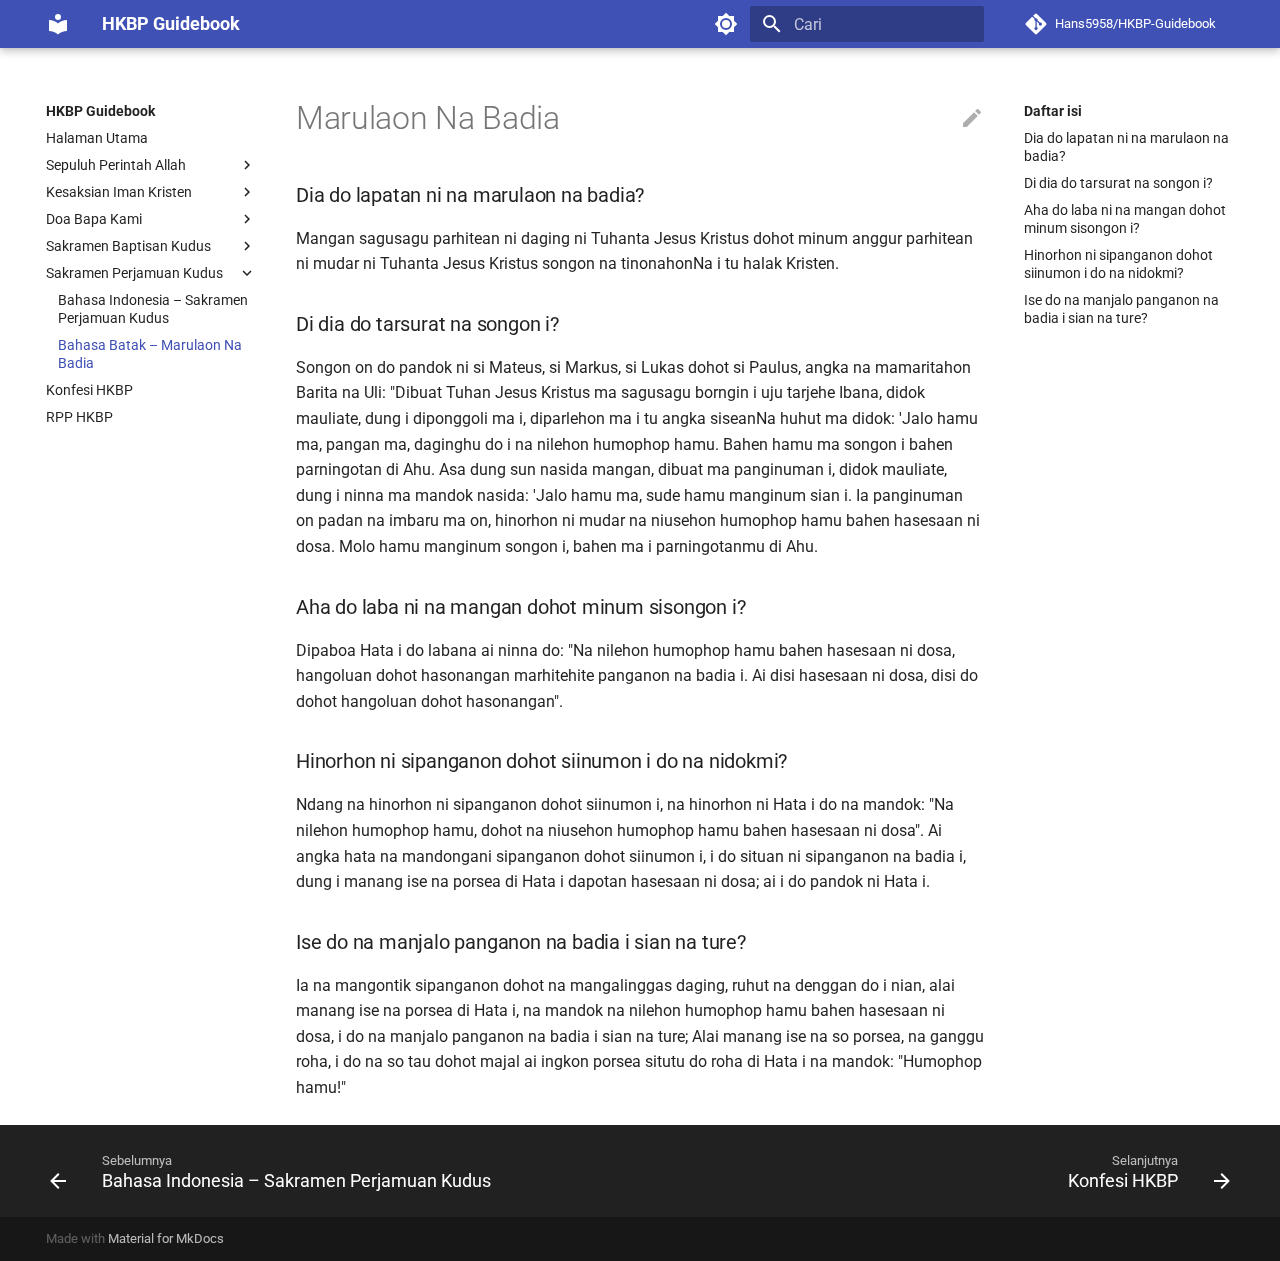
<file: marulaon-na-badia/index.html>
<!doctype html>
<html lang="id" class="no-js">
  <head>
    
      <meta charset="utf-8">
      <meta name="viewport" content="width=device-width,initial-scale=1">
      
        <meta name="description" content="Kumpulan teks yang berhubungan dengan HKBP.">
      
      
        <meta name="author" content="Hans5958">
      
      
        <link rel="canonical" href="https://hans5958.github.io/HKBP-Guidebook/marulaon-na-badia/">
      
      <link rel="icon" href="../assets/images/favicon.png">
      <meta name="generator" content="mkdocs-1.3.0, mkdocs-material-8.3.9">
    
    
      
        <title>Bahasa Batak – Marulaon Na Badia - HKBP Guidebook</title>
      
    
    
      <link rel="stylesheet" href="../assets/stylesheets/main.1d29e8d0.min.css">
      
        
        <link rel="stylesheet" href="../assets/stylesheets/palette.cbb835fc.min.css">
        
      
      
    
    
    
      
        
        
        <link rel="preconnect" href="https://fonts.gstatic.com" crossorigin>
        <link rel="stylesheet" href="https://fonts.googleapis.com/css?family=Roboto:300,300i,400,400i,700,700i%7CRoboto+Mono:400,400i,700,700i&display=fallback">
        <style>:root{--md-text-font:"Roboto";--md-code-font:"Roboto Mono"}</style>
      
    
    
      <link rel="stylesheet" href="../assets/stylesheets/extra.css">
    
    <script>__md_scope=new URL("..",location),__md_get=(e,_=localStorage,t=__md_scope)=>JSON.parse(_.getItem(t.pathname+"."+e)),__md_set=(e,_,t=localStorage,a=__md_scope)=>{try{t.setItem(a.pathname+"."+e,JSON.stringify(_))}catch(e){}}</script>
    
      
  


  
  


  <script>function gtag(){dataLayer.push(arguments)}window.dataLayer=window.dataLayer||[],gtag("js",new Date),gtag("config","G-MFXDVQ0WW7"),document.addEventListener("DOMContentLoaded",function(){document.forms.search&&document.forms.search.query.addEventListener("blur",function(){this.value&&gtag("event","search",{search_term:this.value})}),"undefined"!=typeof location$&&location$.subscribe(function(e){gtag("config","G-MFXDVQ0WW7",{page_path:e.pathname})})})</script>
  <script async src="https://www.googletagmanager.com/gtag/js?id=G-MFXDVQ0WW7"></script>


    
    
  </head>
  
  
    
    
      
    
    
    
    
    <body dir="ltr" data-md-color-scheme="default" data-md-color-primary="" data-md-color-accent="">
  
    
    
      <script>var palette=__md_get("__palette");if(palette&&"object"==typeof palette.color)for(var key of Object.keys(palette.color))document.body.setAttribute("data-md-color-"+key,palette.color[key])</script>
    
    <input class="md-toggle" data-md-toggle="drawer" type="checkbox" id="__drawer" autocomplete="off">
    <input class="md-toggle" data-md-toggle="search" type="checkbox" id="__search" autocomplete="off">
    <label class="md-overlay" for="__drawer"></label>
    <div data-md-component="skip">
      
        
        <a href="#marulaon-na-badia" class="md-skip">
          Lewati ke isi
        </a>
      
    </div>
    <div data-md-component="announce">
      
    </div>
    
    
      

<header class="md-header" data-md-component="header">
  <nav class="md-header__inner md-grid" aria-label="Header">
    <a href=".." title="HKBP Guidebook" class="md-header__button md-logo" aria-label="HKBP Guidebook" data-md-component="logo">
      
  
  <svg xmlns="http://www.w3.org/2000/svg" viewBox="0 0 24 24"><path d="M12 8a3 3 0 0 0 3-3 3 3 0 0 0-3-3 3 3 0 0 0-3 3 3 3 0 0 0 3 3m0 3.54C9.64 9.35 6.5 8 3 8v11c3.5 0 6.64 1.35 9 3.54 2.36-2.19 5.5-3.54 9-3.54V8c-3.5 0-6.64 1.35-9 3.54Z"/></svg>

    </a>
    <label class="md-header__button md-icon" for="__drawer">
      <svg xmlns="http://www.w3.org/2000/svg" viewBox="0 0 24 24"><path d="M3 6h18v2H3V6m0 5h18v2H3v-2m0 5h18v2H3v-2Z"/></svg>
    </label>
    <div class="md-header__title" data-md-component="header-title">
      <div class="md-header__ellipsis">
        <div class="md-header__topic">
          <span class="md-ellipsis">
            HKBP Guidebook
          </span>
        </div>
        <div class="md-header__topic" data-md-component="header-topic">
          <span class="md-ellipsis">
            
              Bahasa Batak – Marulaon Na Badia
            
          </span>
        </div>
      </div>
    </div>
    
      <form class="md-header__option" data-md-component="palette">
        
          
          
          <input class="md-option" data-md-color-media="(prefers-color-scheme: light)" data-md-color-scheme="default" data-md-color-primary="" data-md-color-accent=""  aria-label="Beralih ke mode gelap"  type="radio" name="__palette" id="__palette_1">
          
            <label class="md-header__button md-icon" title="Beralih ke mode gelap" for="__palette_2" hidden>
              <svg xmlns="http://www.w3.org/2000/svg" viewBox="0 0 24 24"><path d="M12 8a4 4 0 0 0-4 4 4 4 0 0 0 4 4 4 4 0 0 0 4-4 4 4 0 0 0-4-4m0 10a6 6 0 0 1-6-6 6 6 0 0 1 6-6 6 6 0 0 1 6 6 6 6 0 0 1-6 6m8-9.31V4h-4.69L12 .69 8.69 4H4v4.69L.69 12 4 15.31V20h4.69L12 23.31 15.31 20H20v-4.69L23.31 12 20 8.69Z"/></svg>
            </label>
          
        
          
          
          <input class="md-option" data-md-color-media="(prefers-color-scheme: dark)" data-md-color-scheme="slate" data-md-color-primary="" data-md-color-accent=""  aria-label="Beralih ke mode terang"  type="radio" name="__palette" id="__palette_2">
          
            <label class="md-header__button md-icon" title="Beralih ke mode terang" for="__palette_1" hidden>
              <svg xmlns="http://www.w3.org/2000/svg" viewBox="0 0 24 24"><path d="M12 18c-.89 0-1.74-.2-2.5-.55C11.56 16.5 13 14.42 13 12c0-2.42-1.44-4.5-3.5-5.45C10.26 6.2 11.11 6 12 6a6 6 0 0 1 6 6 6 6 0 0 1-6 6m8-9.31V4h-4.69L12 .69 8.69 4H4v4.69L.69 12 4 15.31V20h4.69L12 23.31 15.31 20H20v-4.69L23.31 12 20 8.69Z"/></svg>
            </label>
          
        
      </form>
    
    
    
      <label class="md-header__button md-icon" for="__search">
        <svg xmlns="http://www.w3.org/2000/svg" viewBox="0 0 24 24"><path d="M9.5 3A6.5 6.5 0 0 1 16 9.5c0 1.61-.59 3.09-1.56 4.23l.27.27h.79l5 5-1.5 1.5-5-5v-.79l-.27-.27A6.516 6.516 0 0 1 9.5 16 6.5 6.5 0 0 1 3 9.5 6.5 6.5 0 0 1 9.5 3m0 2C7 5 5 7 5 9.5S7 14 9.5 14 14 12 14 9.5 12 5 9.5 5Z"/></svg>
      </label>
      <div class="md-search" data-md-component="search" role="dialog">
  <label class="md-search__overlay" for="__search"></label>
  <div class="md-search__inner" role="search">
    <form class="md-search__form" name="search">
      <input type="text" class="md-search__input" name="query" aria-label="Cari" placeholder="Cari" autocapitalize="off" autocorrect="off" autocomplete="off" spellcheck="false" data-md-component="search-query" required>
      <label class="md-search__icon md-icon" for="__search">
        <svg xmlns="http://www.w3.org/2000/svg" viewBox="0 0 24 24"><path d="M9.5 3A6.5 6.5 0 0 1 16 9.5c0 1.61-.59 3.09-1.56 4.23l.27.27h.79l5 5-1.5 1.5-5-5v-.79l-.27-.27A6.516 6.516 0 0 1 9.5 16 6.5 6.5 0 0 1 3 9.5 6.5 6.5 0 0 1 9.5 3m0 2C7 5 5 7 5 9.5S7 14 9.5 14 14 12 14 9.5 12 5 9.5 5Z"/></svg>
        <svg xmlns="http://www.w3.org/2000/svg" viewBox="0 0 24 24"><path d="M20 11v2H8l5.5 5.5-1.42 1.42L4.16 12l7.92-7.92L13.5 5.5 8 11h12Z"/></svg>
      </label>
      <nav class="md-search__options" aria-label="Search">
        
        <button type="reset" class="md-search__icon md-icon" aria-label="Clear" tabindex="-1">
          <svg xmlns="http://www.w3.org/2000/svg" viewBox="0 0 24 24"><path d="M19 6.41 17.59 5 12 10.59 6.41 5 5 6.41 10.59 12 5 17.59 6.41 19 12 13.41 17.59 19 19 17.59 13.41 12 19 6.41Z"/></svg>
        </button>
      </nav>
      
    </form>
    <div class="md-search__output">
      <div class="md-search__scrollwrap" data-md-scrollfix>
        <div class="md-search-result" data-md-component="search-result">
          <div class="md-search-result__meta">
            Initializing search
          </div>
          <ol class="md-search-result__list"></ol>
        </div>
      </div>
    </div>
  </div>
</div>
    
    
      <div class="md-header__source">
        <a href="https://github.com/Hans5958/HKBP-Guidebook" title="Menuju repositori" class="md-source" data-md-component="source">
  <div class="md-source__icon md-icon">
    
    <svg xmlns="http://www.w3.org/2000/svg" viewBox="0 0 448 512"><!--! Font Awesome Free 6.1.1 by @fontawesome - https://fontawesome.com License - https://fontawesome.com/license/free (Icons: CC BY 4.0, Fonts: SIL OFL 1.1, Code: MIT License) Copyright 2022 Fonticons, Inc.--><path d="M439.55 236.05 244 40.45a28.87 28.87 0 0 0-40.81 0l-40.66 40.63 51.52 51.52c27.06-9.14 52.68 16.77 43.39 43.68l49.66 49.66c34.23-11.8 61.18 31 35.47 56.69-26.49 26.49-70.21-2.87-56-37.34L240.22 199v121.85c25.3 12.54 22.26 41.85 9.08 55a34.34 34.34 0 0 1-48.55 0c-17.57-17.6-11.07-46.91 11.25-56v-123c-20.8-8.51-24.6-30.74-18.64-45L142.57 101 8.45 235.14a28.86 28.86 0 0 0 0 40.81l195.61 195.6a28.86 28.86 0 0 0 40.8 0l194.69-194.69a28.86 28.86 0 0 0 0-40.81z"/></svg>
  </div>
  <div class="md-source__repository">
    Hans5958/HKBP-Guidebook
  </div>
</a>
      </div>
    
  </nav>
  
</header>
    
    <div class="md-container" data-md-component="container">
      
      
        
          
        
      
      <main class="md-main" data-md-component="main">
        <div class="md-main__inner md-grid">
          
            
              
              <div class="md-sidebar md-sidebar--primary" data-md-component="sidebar" data-md-type="navigation" >
                <div class="md-sidebar__scrollwrap">
                  <div class="md-sidebar__inner">
                    


<nav class="md-nav md-nav--primary" aria-label="Navigation" data-md-level="0">
  <label class="md-nav__title" for="__drawer">
    <a href=".." title="HKBP Guidebook" class="md-nav__button md-logo" aria-label="HKBP Guidebook" data-md-component="logo">
      
  
  <svg xmlns="http://www.w3.org/2000/svg" viewBox="0 0 24 24"><path d="M12 8a3 3 0 0 0 3-3 3 3 0 0 0-3-3 3 3 0 0 0-3 3 3 3 0 0 0 3 3m0 3.54C9.64 9.35 6.5 8 3 8v11c3.5 0 6.64 1.35 9 3.54 2.36-2.19 5.5-3.54 9-3.54V8c-3.5 0-6.64 1.35-9 3.54Z"/></svg>

    </a>
    HKBP Guidebook
  </label>
  
    <div class="md-nav__source">
      <a href="https://github.com/Hans5958/HKBP-Guidebook" title="Menuju repositori" class="md-source" data-md-component="source">
  <div class="md-source__icon md-icon">
    
    <svg xmlns="http://www.w3.org/2000/svg" viewBox="0 0 448 512"><!--! Font Awesome Free 6.1.1 by @fontawesome - https://fontawesome.com License - https://fontawesome.com/license/free (Icons: CC BY 4.0, Fonts: SIL OFL 1.1, Code: MIT License) Copyright 2022 Fonticons, Inc.--><path d="M439.55 236.05 244 40.45a28.87 28.87 0 0 0-40.81 0l-40.66 40.63 51.52 51.52c27.06-9.14 52.68 16.77 43.39 43.68l49.66 49.66c34.23-11.8 61.18 31 35.47 56.69-26.49 26.49-70.21-2.87-56-37.34L240.22 199v121.85c25.3 12.54 22.26 41.85 9.08 55a34.34 34.34 0 0 1-48.55 0c-17.57-17.6-11.07-46.91 11.25-56v-123c-20.8-8.51-24.6-30.74-18.64-45L142.57 101 8.45 235.14a28.86 28.86 0 0 0 0 40.81l195.61 195.6a28.86 28.86 0 0 0 40.8 0l194.69-194.69a28.86 28.86 0 0 0 0-40.81z"/></svg>
  </div>
  <div class="md-source__repository">
    Hans5958/HKBP-Guidebook
  </div>
</a>
    </div>
  
  <ul class="md-nav__list" data-md-scrollfix>
    
      
      
      

  
  
  
    <li class="md-nav__item">
      <a href=".." class="md-nav__link">
        Halaman Utama
      </a>
    </li>
  

    
      
      
      

  
  
  
    
    <li class="md-nav__item md-nav__item--nested">
      
      
        <input class="md-nav__toggle md-toggle" data-md-toggle="__nav_2" type="checkbox" id="__nav_2" >
      
      
      
      
        <label class="md-nav__link" for="__nav_2">
          Sepuluh Perintah Allah
          <span class="md-nav__icon md-icon"></span>
        </label>
      
      <nav class="md-nav" aria-label="Sepuluh Perintah Allah" data-md-level="1">
        <label class="md-nav__title" for="__nav_2">
          <span class="md-nav__icon md-icon"></span>
          Sepuluh Perintah Allah
        </label>
        <ul class="md-nav__list" data-md-scrollfix>
          
            
              
  
  
  
    <li class="md-nav__item">
      <a href="../sepuluh-perintah-allah/" class="md-nav__link">
        Bahasa Indonesia – Sepuluh Perintah Allah
      </a>
    </li>
  

            
          
            
              
  
  
  
    <li class="md-nav__item">
      <a href="../patik-ni-debata/" class="md-nav__link">
        Bahasa Batak – Patik Ni Debata
      </a>
    </li>
  

            
          
        </ul>
      </nav>
    </li>
  

    
      
      
      

  
  
  
    
    <li class="md-nav__item md-nav__item--nested">
      
      
        <input class="md-nav__toggle md-toggle" data-md-toggle="__nav_3" type="checkbox" id="__nav_3" >
      
      
      
      
        <label class="md-nav__link" for="__nav_3">
          Kesaksian Iman Kristen
          <span class="md-nav__icon md-icon"></span>
        </label>
      
      <nav class="md-nav" aria-label="Kesaksian Iman Kristen" data-md-level="1">
        <label class="md-nav__title" for="__nav_3">
          <span class="md-nav__icon md-icon"></span>
          Kesaksian Iman Kristen
        </label>
        <ul class="md-nav__list" data-md-scrollfix>
          
            
              
  
  
  
    <li class="md-nav__item">
      <a href="../kesaksian-iman-kristen/" class="md-nav__link">
        Bahasa Indonesia – Kesaksian Iman Kristen
      </a>
    </li>
  

            
          
            
              
  
  
  
    <li class="md-nav__item">
      <a href="../hata-haporseaon/" class="md-nav__link">
        Bahasa Batak – Hata Haporseaon
      </a>
    </li>
  

            
          
        </ul>
      </nav>
    </li>
  

    
      
      
      

  
  
  
    
    <li class="md-nav__item md-nav__item--nested">
      
      
        <input class="md-nav__toggle md-toggle" data-md-toggle="__nav_4" type="checkbox" id="__nav_4" >
      
      
      
      
        <label class="md-nav__link" for="__nav_4">
          Doa Bapa Kami
          <span class="md-nav__icon md-icon"></span>
        </label>
      
      <nav class="md-nav" aria-label="Doa Bapa Kami" data-md-level="1">
        <label class="md-nav__title" for="__nav_4">
          <span class="md-nav__icon md-icon"></span>
          Doa Bapa Kami
        </label>
        <ul class="md-nav__list" data-md-scrollfix>
          
            
              
  
  
  
    <li class="md-nav__item">
      <a href="../doa-bapa-kami/" class="md-nav__link">
        Bahasa Indonesia – Doa Bapa Kami
      </a>
    </li>
  

            
          
            
              
  
  
  
    <li class="md-nav__item">
      <a href="../tangiang-ale-amanami/" class="md-nav__link">
        Bahasa Batak – Tangiang Ale Amanami
      </a>
    </li>
  

            
          
        </ul>
      </nav>
    </li>
  

    
      
      
      

  
  
  
    
    <li class="md-nav__item md-nav__item--nested">
      
      
        <input class="md-nav__toggle md-toggle" data-md-toggle="__nav_5" type="checkbox" id="__nav_5" >
      
      
      
      
        <label class="md-nav__link" for="__nav_5">
          Sakramen Baptisan Kudus
          <span class="md-nav__icon md-icon"></span>
        </label>
      
      <nav class="md-nav" aria-label="Sakramen Baptisan Kudus" data-md-level="1">
        <label class="md-nav__title" for="__nav_5">
          <span class="md-nav__icon md-icon"></span>
          Sakramen Baptisan Kudus
        </label>
        <ul class="md-nav__list" data-md-scrollfix>
          
            
              
  
  
  
    <li class="md-nav__item">
      <a href="../sakramen-baptisan-kudus/" class="md-nav__link">
        Bahasa Indonesia – Sakramen Baptisan Kudus
      </a>
    </li>
  

            
          
            
              
  
  
  
    <li class="md-nav__item">
      <a href="../pandidion/" class="md-nav__link">
        Bahasa Batak – Pandidion
      </a>
    </li>
  

            
          
        </ul>
      </nav>
    </li>
  

    
      
      
      

  
  
    
  
  
    
    <li class="md-nav__item md-nav__item--active md-nav__item--nested">
      
      
        <input class="md-nav__toggle md-toggle" data-md-toggle="__nav_6" type="checkbox" id="__nav_6" checked>
      
      
      
      
        <label class="md-nav__link" for="__nav_6">
          Sakramen Perjamuan Kudus
          <span class="md-nav__icon md-icon"></span>
        </label>
      
      <nav class="md-nav" aria-label="Sakramen Perjamuan Kudus" data-md-level="1">
        <label class="md-nav__title" for="__nav_6">
          <span class="md-nav__icon md-icon"></span>
          Sakramen Perjamuan Kudus
        </label>
        <ul class="md-nav__list" data-md-scrollfix>
          
            
              
  
  
  
    <li class="md-nav__item">
      <a href="../sakramen-perjamuan-kudus/" class="md-nav__link">
        Bahasa Indonesia – Sakramen Perjamuan Kudus
      </a>
    </li>
  

            
          
            
              
  
  
    
  
  
    <li class="md-nav__item md-nav__item--active">
      
      <input class="md-nav__toggle md-toggle" data-md-toggle="toc" type="checkbox" id="__toc">
      
      
        
      
      
        <label class="md-nav__link md-nav__link--active" for="__toc">
          Bahasa Batak – Marulaon Na Badia
          <span class="md-nav__icon md-icon"></span>
        </label>
      
      <a href="./" class="md-nav__link md-nav__link--active">
        Bahasa Batak – Marulaon Na Badia
      </a>
      
        

<nav class="md-nav md-nav--secondary" aria-label="Daftar isi">
  
  
  
    
  
  
    <label class="md-nav__title" for="__toc">
      <span class="md-nav__icon md-icon"></span>
      Daftar isi
    </label>
    <ul class="md-nav__list" data-md-component="toc" data-md-scrollfix>
      
        <li class="md-nav__item">
  <a href="#dia-do-lapatan-ni-na-marulaon-na-badia" class="md-nav__link">
    Dia do lapatan ni na marulaon na badia?
  </a>
  
</li>
      
        <li class="md-nav__item">
  <a href="#di-dia-do-tarsurat-na-songon-i" class="md-nav__link">
    Di dia do tarsurat na songon i?
  </a>
  
</li>
      
        <li class="md-nav__item">
  <a href="#aha-do-laba-ni-na-mangan-dohot-minum-sisongon-i" class="md-nav__link">
    Aha do laba ni na mangan dohot minum sisongon i?
  </a>
  
</li>
      
        <li class="md-nav__item">
  <a href="#hinorhon-ni-sipanganon-dohot-siinumon-i-do-na-nidokmi" class="md-nav__link">
    Hinorhon ni sipanganon dohot siinumon i do na nidokmi?
  </a>
  
</li>
      
        <li class="md-nav__item">
  <a href="#ise-do-na-manjalo-panganon-na-badia-i-sian-na-ture" class="md-nav__link">
    Ise do na manjalo panganon na badia i sian na ture?
  </a>
  
</li>
      
    </ul>
  
</nav>
      
    </li>
  

            
          
        </ul>
      </nav>
    </li>
  

    
      
      
      

  
  
  
    <li class="md-nav__item">
      <a href="../konfesi-hkbp/" class="md-nav__link">
        Konfesi HKBP
      </a>
    </li>
  

    
      
      
      

  
  
  
    <li class="md-nav__item">
      <a href="../rpp-hkbp/" class="md-nav__link">
        RPP HKBP
      </a>
    </li>
  

    
  </ul>
</nav>
                  </div>
                </div>
              </div>
            
            
              
              <div class="md-sidebar md-sidebar--secondary" data-md-component="sidebar" data-md-type="toc" >
                <div class="md-sidebar__scrollwrap">
                  <div class="md-sidebar__inner">
                    

<nav class="md-nav md-nav--secondary" aria-label="Daftar isi">
  
  
  
    
  
  
    <label class="md-nav__title" for="__toc">
      <span class="md-nav__icon md-icon"></span>
      Daftar isi
    </label>
    <ul class="md-nav__list" data-md-component="toc" data-md-scrollfix>
      
        <li class="md-nav__item">
  <a href="#dia-do-lapatan-ni-na-marulaon-na-badia" class="md-nav__link">
    Dia do lapatan ni na marulaon na badia?
  </a>
  
</li>
      
        <li class="md-nav__item">
  <a href="#di-dia-do-tarsurat-na-songon-i" class="md-nav__link">
    Di dia do tarsurat na songon i?
  </a>
  
</li>
      
        <li class="md-nav__item">
  <a href="#aha-do-laba-ni-na-mangan-dohot-minum-sisongon-i" class="md-nav__link">
    Aha do laba ni na mangan dohot minum sisongon i?
  </a>
  
</li>
      
        <li class="md-nav__item">
  <a href="#hinorhon-ni-sipanganon-dohot-siinumon-i-do-na-nidokmi" class="md-nav__link">
    Hinorhon ni sipanganon dohot siinumon i do na nidokmi?
  </a>
  
</li>
      
        <li class="md-nav__item">
  <a href="#ise-do-na-manjalo-panganon-na-badia-i-sian-na-ture" class="md-nav__link">
    Ise do na manjalo panganon na badia i sian na ture?
  </a>
  
</li>
      
    </ul>
  
</nav>
                  </div>
                </div>
              </div>
            
          
          <div class="md-content" data-md-component="content">
            <article class="md-content__inner md-typeset">
              
                
  <a href="https://github.com/Hans5958/HKBP-Guidebook/edit/master/docs/marulaon-na-badia.md" title="Ubah halaman ini" class="md-content__button md-icon">
    <svg xmlns="http://www.w3.org/2000/svg" viewBox="0 0 24 24"><path d="M20.71 7.04c.39-.39.39-1.04 0-1.41l-2.34-2.34c-.37-.39-1.02-.39-1.41 0l-1.84 1.83 3.75 3.75M3 17.25V21h3.75L17.81 9.93l-3.75-3.75L3 17.25Z"/></svg>
  </a>



<h1 id="marulaon-na-badia">Marulaon Na Badia</h1>
<h3 id="dia-do-lapatan-ni-na-marulaon-na-badia">Dia do lapatan ni na marulaon na badia?</h3>
<p>Mangan sagusagu parhitean ni daging ni Tuhanta Jesus Kristus dohot minum anggur parhitean ni mudar ni Tuhanta Jesus Kristus songon na tinonahonNa i tu halak Kristen.</p>
<h3 id="di-dia-do-tarsurat-na-songon-i">Di dia do tarsurat na songon i?</h3>
<p>Songon on do pandok ni si Mateus, si Markus, si Lukas dohot si Paulus, angka na mamaritahon Barita na Uli: "Dibuat Tuhan Jesus Kristus ma sagusagu borngin i uju tarjehe Ibana, didok mauliate, dung i diponggoli ma i, diparlehon ma i tu angka siseanNa huhut ma didok: 'Jalo hamu ma, pangan ma, daginghu do i na nilehon humophop hamu. Bahen hamu ma songon i bahen parningotan di Ahu. Asa dung sun nasida mangan, dibuat ma panginuman i, didok mauliate, dung i ninna ma mandok nasida: 'Jalo hamu ma, sude hamu manginum sian i. Ia panginuman on padan na imbaru ma on, hinorhon ni mudar na niusehon humophop hamu bahen hasesaan ni dosa. Molo hamu manginum songon i, bahen ma i parningotanmu di Ahu.</p>
<h3 id="aha-do-laba-ni-na-mangan-dohot-minum-sisongon-i">Aha do laba ni na mangan dohot minum sisongon i?</h3>
<p>Dipaboa Hata i do labana ai ninna do: "Na nilehon humophop hamu bahen hasesaan ni dosa, hangoluan dohot hasonangan marhitehite panganon na badia i. Ai disi hasesaan ni dosa, disi do dohot hangoluan dohot hasonangan".</p>
<h3 id="hinorhon-ni-sipanganon-dohot-siinumon-i-do-na-nidokmi">Hinorhon ni sipanganon dohot siinumon i do na nidokmi?</h3>
<p>Ndang na hinorhon ni sipanganon dohot siinumon i, na hinorhon ni Hata i do na mandok: "Na nilehon humophop hamu, dohot na niusehon humophop hamu bahen hasesaan ni dosa". Ai angka hata na mandongani sipanganon dohot siinumon i, i do situan ni sipanganon na badia i, dung i manang ise na porsea di Hata i dapotan hasesaan ni dosa; ai i do pandok ni Hata i.</p>
<h3 id="ise-do-na-manjalo-panganon-na-badia-i-sian-na-ture">Ise do na manjalo panganon na badia i sian na ture?</h3>
<p>Ia na mangontik sipanganon dohot na mangalinggas daging, ruhut na denggan do i nian, alai manang ise na porsea di Hata i, na mandok na nilehon humophop hamu bahen hasesaan ni dosa, i do na manjalo panganon na badia i sian na ture; Alai manang ise na so porsea, na ganggu roha, i do na so tau dohot majal ai ingkon porsea situtu do roha di Hata i na mandok: "Humophop hamu!"</p>

              
            </article>
            
          </div>
        </div>
        
      </main>
      
        <footer class="md-footer">
  
    
    <nav class="md-footer__inner md-grid" aria-label="Footer" >
      
        
        <a href="../sakramen-perjamuan-kudus/" class="md-footer__link md-footer__link--prev" aria-label="Sebelumnya: Bahasa Indonesia – Sakramen Perjamuan Kudus" rel="prev">
          <div class="md-footer__button md-icon">
            <svg xmlns="http://www.w3.org/2000/svg" viewBox="0 0 24 24"><path d="M20 11v2H8l5.5 5.5-1.42 1.42L4.16 12l7.92-7.92L13.5 5.5 8 11h12Z"/></svg>
          </div>
          <div class="md-footer__title">
            <div class="md-ellipsis">
              <span class="md-footer__direction">
                Sebelumnya
              </span>
              Bahasa Indonesia – Sakramen Perjamuan Kudus
            </div>
          </div>
        </a>
      
      
        
        <a href="../konfesi-hkbp/" class="md-footer__link md-footer__link--next" aria-label="Selanjutnya: Konfesi HKBP" rel="next">
          <div class="md-footer__title">
            <div class="md-ellipsis">
              <span class="md-footer__direction">
                Selanjutnya
              </span>
              Konfesi HKBP
            </div>
          </div>
          <div class="md-footer__button md-icon">
            <svg xmlns="http://www.w3.org/2000/svg" viewBox="0 0 24 24"><path d="M4 11v2h12l-5.5 5.5 1.42 1.42L19.84 12l-7.92-7.92L10.5 5.5 16 11H4Z"/></svg>
          </div>
        </a>
      
    </nav>
  
  <div class="md-footer-meta md-typeset">
    <div class="md-footer-meta__inner md-grid">
      <div class="md-copyright">
  
  
    Made with
    <a href="https://squidfunk.github.io/mkdocs-material/" target="_blank" rel="noopener">
      Material for MkDocs
    </a>
  
</div>
      
    </div>
  </div>
</footer>
      
    </div>
    <div class="md-dialog" data-md-component="dialog">
      <div class="md-dialog__inner md-typeset"></div>
    </div>
    <script id="__config" type="application/json">{"base": "..", "features": [], "search": "../assets/javascripts/workers/search.b97dbffb.min.js", "translations": {"clipboard.copied": "Tersalin ke memori", "clipboard.copy": "Salin ke memori", "search.config.lang": "en", "search.config.pipeline": " ", "search.config.separator": "[\\s\\-]+", "search.placeholder": "Cari", "search.result.more.one": "1 more on this page", "search.result.more.other": "# more on this page", "search.result.none": "Tidak ada dokumen yang sesuai", "search.result.one": "1 dokumen ditemukan", "search.result.other": "# dokumen ditemukan", "search.result.placeholder": "Ketik untuk mulai pencarian", "search.result.term.missing": "Missing", "select.version.title": "Select version"}}</script>
    
    
      <script src="../assets/javascripts/bundle.6c7ad80a.min.js"></script>
      
    
  </body>
</html>
</file>
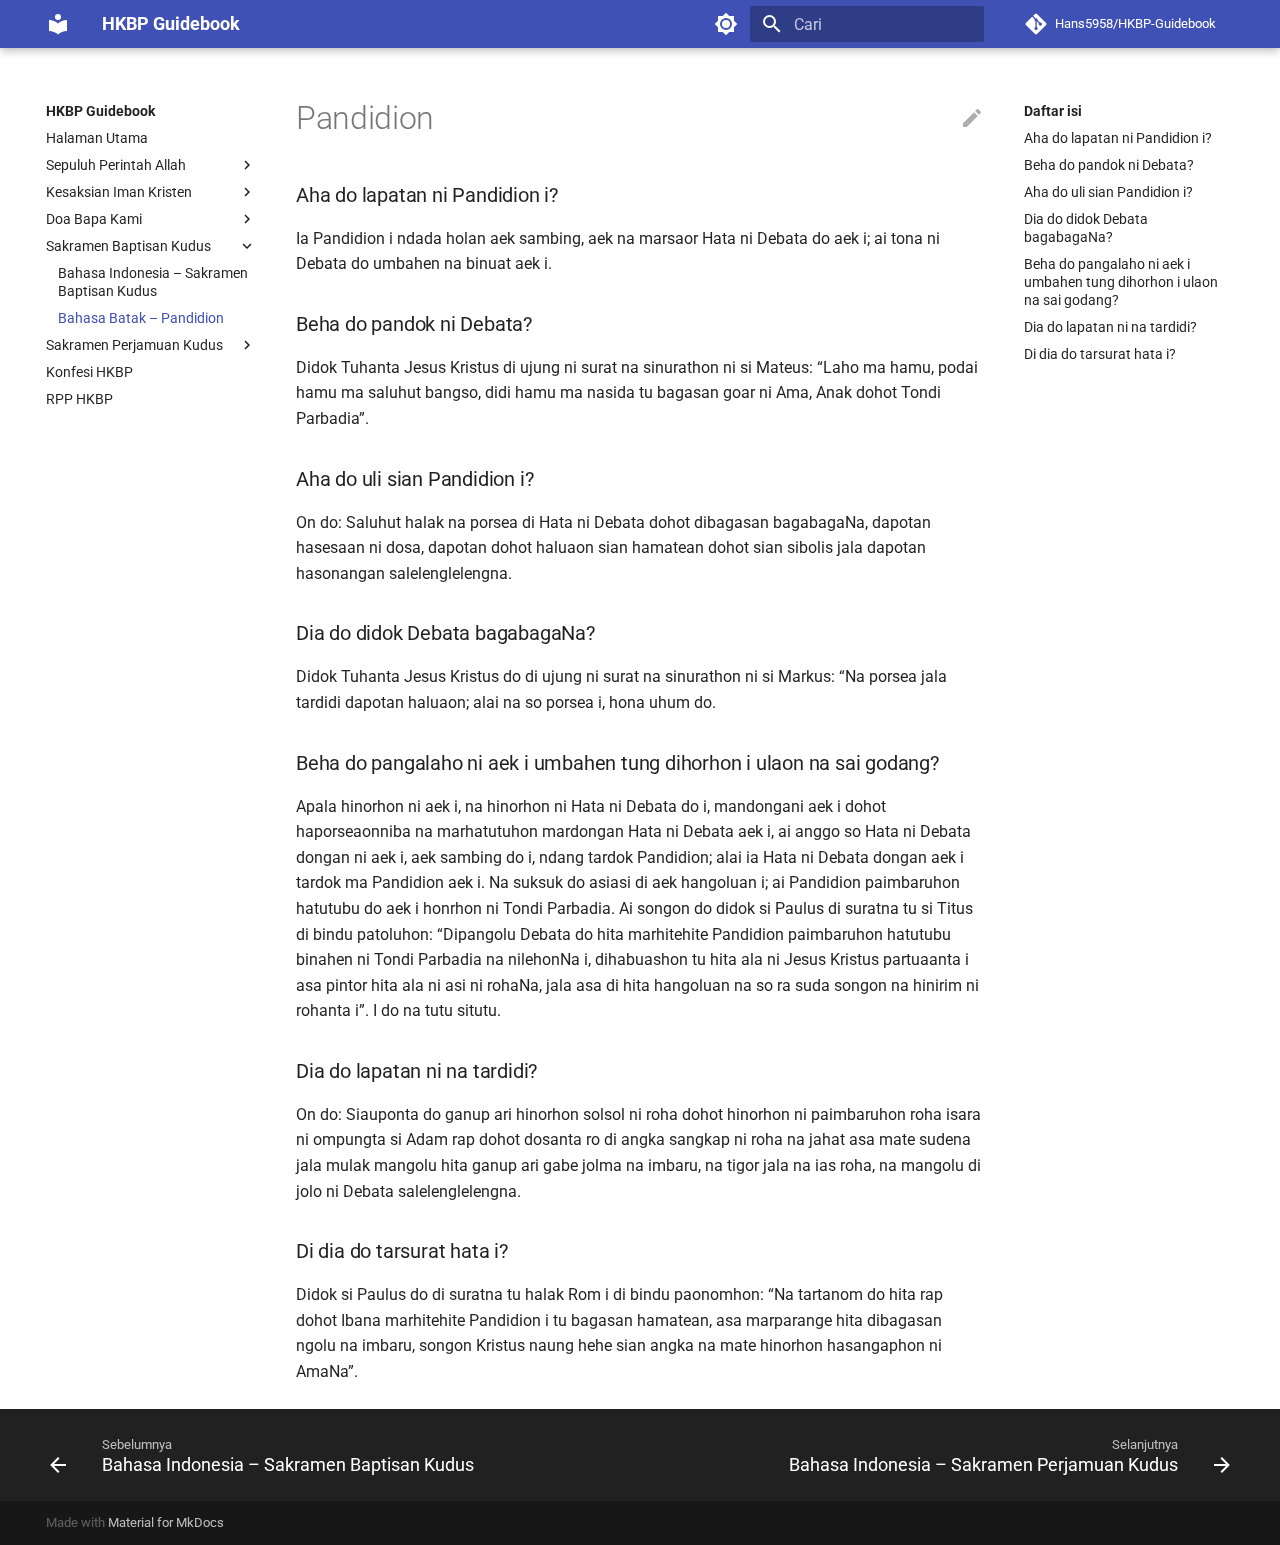
<file: pandidion/index.html>
<!doctype html>
<html lang="id" class="no-js">
  <head>
    
      <meta charset="utf-8">
      <meta name="viewport" content="width=device-width,initial-scale=1">
      
        <meta name="description" content="Kumpulan teks yang berhubungan dengan HKBP.">
      
      
        <meta name="author" content="Hans5958">
      
      
        <link rel="canonical" href="https://hans5958.github.io/HKBP-Guidebook/pandidion/">
      
      <link rel="icon" href="../assets/images/favicon.png">
      <meta name="generator" content="mkdocs-1.3.0, mkdocs-material-8.3.9">
    
    
      
        <title>Bahasa Batak – Pandidion - HKBP Guidebook</title>
      
    
    
      <link rel="stylesheet" href="../assets/stylesheets/main.1d29e8d0.min.css">
      
        
        <link rel="stylesheet" href="../assets/stylesheets/palette.cbb835fc.min.css">
        
      
      
    
    
    
      
        
        
        <link rel="preconnect" href="https://fonts.gstatic.com" crossorigin>
        <link rel="stylesheet" href="https://fonts.googleapis.com/css?family=Roboto:300,300i,400,400i,700,700i%7CRoboto+Mono:400,400i,700,700i&display=fallback">
        <style>:root{--md-text-font:"Roboto";--md-code-font:"Roboto Mono"}</style>
      
    
    
      <link rel="stylesheet" href="../assets/stylesheets/extra.css">
    
    <script>__md_scope=new URL("..",location),__md_get=(e,_=localStorage,t=__md_scope)=>JSON.parse(_.getItem(t.pathname+"."+e)),__md_set=(e,_,t=localStorage,a=__md_scope)=>{try{t.setItem(a.pathname+"."+e,JSON.stringify(_))}catch(e){}}</script>
    
      
  


  
  


  <script>function gtag(){dataLayer.push(arguments)}window.dataLayer=window.dataLayer||[],gtag("js",new Date),gtag("config","G-MFXDVQ0WW7"),document.addEventListener("DOMContentLoaded",function(){document.forms.search&&document.forms.search.query.addEventListener("blur",function(){this.value&&gtag("event","search",{search_term:this.value})}),"undefined"!=typeof location$&&location$.subscribe(function(e){gtag("config","G-MFXDVQ0WW7",{page_path:e.pathname})})})</script>
  <script async src="https://www.googletagmanager.com/gtag/js?id=G-MFXDVQ0WW7"></script>


    
    
  </head>
  
  
    
    
      
    
    
    
    
    <body dir="ltr" data-md-color-scheme="default" data-md-color-primary="" data-md-color-accent="">
  
    
    
      <script>var palette=__md_get("__palette");if(palette&&"object"==typeof palette.color)for(var key of Object.keys(palette.color))document.body.setAttribute("data-md-color-"+key,palette.color[key])</script>
    
    <input class="md-toggle" data-md-toggle="drawer" type="checkbox" id="__drawer" autocomplete="off">
    <input class="md-toggle" data-md-toggle="search" type="checkbox" id="__search" autocomplete="off">
    <label class="md-overlay" for="__drawer"></label>
    <div data-md-component="skip">
      
        
        <a href="#pandidion" class="md-skip">
          Lewati ke isi
        </a>
      
    </div>
    <div data-md-component="announce">
      
    </div>
    
    
      

<header class="md-header" data-md-component="header">
  <nav class="md-header__inner md-grid" aria-label="Header">
    <a href=".." title="HKBP Guidebook" class="md-header__button md-logo" aria-label="HKBP Guidebook" data-md-component="logo">
      
  
  <svg xmlns="http://www.w3.org/2000/svg" viewBox="0 0 24 24"><path d="M12 8a3 3 0 0 0 3-3 3 3 0 0 0-3-3 3 3 0 0 0-3 3 3 3 0 0 0 3 3m0 3.54C9.64 9.35 6.5 8 3 8v11c3.5 0 6.64 1.35 9 3.54 2.36-2.19 5.5-3.54 9-3.54V8c-3.5 0-6.64 1.35-9 3.54Z"/></svg>

    </a>
    <label class="md-header__button md-icon" for="__drawer">
      <svg xmlns="http://www.w3.org/2000/svg" viewBox="0 0 24 24"><path d="M3 6h18v2H3V6m0 5h18v2H3v-2m0 5h18v2H3v-2Z"/></svg>
    </label>
    <div class="md-header__title" data-md-component="header-title">
      <div class="md-header__ellipsis">
        <div class="md-header__topic">
          <span class="md-ellipsis">
            HKBP Guidebook
          </span>
        </div>
        <div class="md-header__topic" data-md-component="header-topic">
          <span class="md-ellipsis">
            
              Bahasa Batak – Pandidion
            
          </span>
        </div>
      </div>
    </div>
    
      <form class="md-header__option" data-md-component="palette">
        
          
          
          <input class="md-option" data-md-color-media="(prefers-color-scheme: light)" data-md-color-scheme="default" data-md-color-primary="" data-md-color-accent=""  aria-label="Beralih ke mode gelap"  type="radio" name="__palette" id="__palette_1">
          
            <label class="md-header__button md-icon" title="Beralih ke mode gelap" for="__palette_2" hidden>
              <svg xmlns="http://www.w3.org/2000/svg" viewBox="0 0 24 24"><path d="M12 8a4 4 0 0 0-4 4 4 4 0 0 0 4 4 4 4 0 0 0 4-4 4 4 0 0 0-4-4m0 10a6 6 0 0 1-6-6 6 6 0 0 1 6-6 6 6 0 0 1 6 6 6 6 0 0 1-6 6m8-9.31V4h-4.69L12 .69 8.69 4H4v4.69L.69 12 4 15.31V20h4.69L12 23.31 15.31 20H20v-4.69L23.31 12 20 8.69Z"/></svg>
            </label>
          
        
          
          
          <input class="md-option" data-md-color-media="(prefers-color-scheme: dark)" data-md-color-scheme="slate" data-md-color-primary="" data-md-color-accent=""  aria-label="Beralih ke mode terang"  type="radio" name="__palette" id="__palette_2">
          
            <label class="md-header__button md-icon" title="Beralih ke mode terang" for="__palette_1" hidden>
              <svg xmlns="http://www.w3.org/2000/svg" viewBox="0 0 24 24"><path d="M12 18c-.89 0-1.74-.2-2.5-.55C11.56 16.5 13 14.42 13 12c0-2.42-1.44-4.5-3.5-5.45C10.26 6.2 11.11 6 12 6a6 6 0 0 1 6 6 6 6 0 0 1-6 6m8-9.31V4h-4.69L12 .69 8.69 4H4v4.69L.69 12 4 15.31V20h4.69L12 23.31 15.31 20H20v-4.69L23.31 12 20 8.69Z"/></svg>
            </label>
          
        
      </form>
    
    
    
      <label class="md-header__button md-icon" for="__search">
        <svg xmlns="http://www.w3.org/2000/svg" viewBox="0 0 24 24"><path d="M9.5 3A6.5 6.5 0 0 1 16 9.5c0 1.61-.59 3.09-1.56 4.23l.27.27h.79l5 5-1.5 1.5-5-5v-.79l-.27-.27A6.516 6.516 0 0 1 9.5 16 6.5 6.5 0 0 1 3 9.5 6.5 6.5 0 0 1 9.5 3m0 2C7 5 5 7 5 9.5S7 14 9.5 14 14 12 14 9.5 12 5 9.5 5Z"/></svg>
      </label>
      <div class="md-search" data-md-component="search" role="dialog">
  <label class="md-search__overlay" for="__search"></label>
  <div class="md-search__inner" role="search">
    <form class="md-search__form" name="search">
      <input type="text" class="md-search__input" name="query" aria-label="Cari" placeholder="Cari" autocapitalize="off" autocorrect="off" autocomplete="off" spellcheck="false" data-md-component="search-query" required>
      <label class="md-search__icon md-icon" for="__search">
        <svg xmlns="http://www.w3.org/2000/svg" viewBox="0 0 24 24"><path d="M9.5 3A6.5 6.5 0 0 1 16 9.5c0 1.61-.59 3.09-1.56 4.23l.27.27h.79l5 5-1.5 1.5-5-5v-.79l-.27-.27A6.516 6.516 0 0 1 9.5 16 6.5 6.5 0 0 1 3 9.5 6.5 6.5 0 0 1 9.5 3m0 2C7 5 5 7 5 9.5S7 14 9.5 14 14 12 14 9.5 12 5 9.5 5Z"/></svg>
        <svg xmlns="http://www.w3.org/2000/svg" viewBox="0 0 24 24"><path d="M20 11v2H8l5.5 5.5-1.42 1.42L4.16 12l7.92-7.92L13.5 5.5 8 11h12Z"/></svg>
      </label>
      <nav class="md-search__options" aria-label="Search">
        
        <button type="reset" class="md-search__icon md-icon" aria-label="Clear" tabindex="-1">
          <svg xmlns="http://www.w3.org/2000/svg" viewBox="0 0 24 24"><path d="M19 6.41 17.59 5 12 10.59 6.41 5 5 6.41 10.59 12 5 17.59 6.41 19 12 13.41 17.59 19 19 17.59 13.41 12 19 6.41Z"/></svg>
        </button>
      </nav>
      
    </form>
    <div class="md-search__output">
      <div class="md-search__scrollwrap" data-md-scrollfix>
        <div class="md-search-result" data-md-component="search-result">
          <div class="md-search-result__meta">
            Initializing search
          </div>
          <ol class="md-search-result__list"></ol>
        </div>
      </div>
    </div>
  </div>
</div>
    
    
      <div class="md-header__source">
        <a href="https://github.com/Hans5958/HKBP-Guidebook" title="Menuju repositori" class="md-source" data-md-component="source">
  <div class="md-source__icon md-icon">
    
    <svg xmlns="http://www.w3.org/2000/svg" viewBox="0 0 448 512"><!--! Font Awesome Free 6.1.1 by @fontawesome - https://fontawesome.com License - https://fontawesome.com/license/free (Icons: CC BY 4.0, Fonts: SIL OFL 1.1, Code: MIT License) Copyright 2022 Fonticons, Inc.--><path d="M439.55 236.05 244 40.45a28.87 28.87 0 0 0-40.81 0l-40.66 40.63 51.52 51.52c27.06-9.14 52.68 16.77 43.39 43.68l49.66 49.66c34.23-11.8 61.18 31 35.47 56.69-26.49 26.49-70.21-2.87-56-37.34L240.22 199v121.85c25.3 12.54 22.26 41.85 9.08 55a34.34 34.34 0 0 1-48.55 0c-17.57-17.6-11.07-46.91 11.25-56v-123c-20.8-8.51-24.6-30.74-18.64-45L142.57 101 8.45 235.14a28.86 28.86 0 0 0 0 40.81l195.61 195.6a28.86 28.86 0 0 0 40.8 0l194.69-194.69a28.86 28.86 0 0 0 0-40.81z"/></svg>
  </div>
  <div class="md-source__repository">
    Hans5958/HKBP-Guidebook
  </div>
</a>
      </div>
    
  </nav>
  
</header>
    
    <div class="md-container" data-md-component="container">
      
      
        
          
        
      
      <main class="md-main" data-md-component="main">
        <div class="md-main__inner md-grid">
          
            
              
              <div class="md-sidebar md-sidebar--primary" data-md-component="sidebar" data-md-type="navigation" >
                <div class="md-sidebar__scrollwrap">
                  <div class="md-sidebar__inner">
                    


<nav class="md-nav md-nav--primary" aria-label="Navigation" data-md-level="0">
  <label class="md-nav__title" for="__drawer">
    <a href=".." title="HKBP Guidebook" class="md-nav__button md-logo" aria-label="HKBP Guidebook" data-md-component="logo">
      
  
  <svg xmlns="http://www.w3.org/2000/svg" viewBox="0 0 24 24"><path d="M12 8a3 3 0 0 0 3-3 3 3 0 0 0-3-3 3 3 0 0 0-3 3 3 3 0 0 0 3 3m0 3.54C9.64 9.35 6.5 8 3 8v11c3.5 0 6.64 1.35 9 3.54 2.36-2.19 5.5-3.54 9-3.54V8c-3.5 0-6.64 1.35-9 3.54Z"/></svg>

    </a>
    HKBP Guidebook
  </label>
  
    <div class="md-nav__source">
      <a href="https://github.com/Hans5958/HKBP-Guidebook" title="Menuju repositori" class="md-source" data-md-component="source">
  <div class="md-source__icon md-icon">
    
    <svg xmlns="http://www.w3.org/2000/svg" viewBox="0 0 448 512"><!--! Font Awesome Free 6.1.1 by @fontawesome - https://fontawesome.com License - https://fontawesome.com/license/free (Icons: CC BY 4.0, Fonts: SIL OFL 1.1, Code: MIT License) Copyright 2022 Fonticons, Inc.--><path d="M439.55 236.05 244 40.45a28.87 28.87 0 0 0-40.81 0l-40.66 40.63 51.52 51.52c27.06-9.14 52.68 16.77 43.39 43.68l49.66 49.66c34.23-11.8 61.18 31 35.47 56.69-26.49 26.49-70.21-2.87-56-37.34L240.22 199v121.85c25.3 12.54 22.26 41.85 9.08 55a34.34 34.34 0 0 1-48.55 0c-17.57-17.6-11.07-46.91 11.25-56v-123c-20.8-8.51-24.6-30.74-18.64-45L142.57 101 8.45 235.14a28.86 28.86 0 0 0 0 40.81l195.61 195.6a28.86 28.86 0 0 0 40.8 0l194.69-194.69a28.86 28.86 0 0 0 0-40.81z"/></svg>
  </div>
  <div class="md-source__repository">
    Hans5958/HKBP-Guidebook
  </div>
</a>
    </div>
  
  <ul class="md-nav__list" data-md-scrollfix>
    
      
      
      

  
  
  
    <li class="md-nav__item">
      <a href=".." class="md-nav__link">
        Halaman Utama
      </a>
    </li>
  

    
      
      
      

  
  
  
    
    <li class="md-nav__item md-nav__item--nested">
      
      
        <input class="md-nav__toggle md-toggle" data-md-toggle="__nav_2" type="checkbox" id="__nav_2" >
      
      
      
      
        <label class="md-nav__link" for="__nav_2">
          Sepuluh Perintah Allah
          <span class="md-nav__icon md-icon"></span>
        </label>
      
      <nav class="md-nav" aria-label="Sepuluh Perintah Allah" data-md-level="1">
        <label class="md-nav__title" for="__nav_2">
          <span class="md-nav__icon md-icon"></span>
          Sepuluh Perintah Allah
        </label>
        <ul class="md-nav__list" data-md-scrollfix>
          
            
              
  
  
  
    <li class="md-nav__item">
      <a href="../sepuluh-perintah-allah/" class="md-nav__link">
        Bahasa Indonesia – Sepuluh Perintah Allah
      </a>
    </li>
  

            
          
            
              
  
  
  
    <li class="md-nav__item">
      <a href="../patik-ni-debata/" class="md-nav__link">
        Bahasa Batak – Patik Ni Debata
      </a>
    </li>
  

            
          
        </ul>
      </nav>
    </li>
  

    
      
      
      

  
  
  
    
    <li class="md-nav__item md-nav__item--nested">
      
      
        <input class="md-nav__toggle md-toggle" data-md-toggle="__nav_3" type="checkbox" id="__nav_3" >
      
      
      
      
        <label class="md-nav__link" for="__nav_3">
          Kesaksian Iman Kristen
          <span class="md-nav__icon md-icon"></span>
        </label>
      
      <nav class="md-nav" aria-label="Kesaksian Iman Kristen" data-md-level="1">
        <label class="md-nav__title" for="__nav_3">
          <span class="md-nav__icon md-icon"></span>
          Kesaksian Iman Kristen
        </label>
        <ul class="md-nav__list" data-md-scrollfix>
          
            
              
  
  
  
    <li class="md-nav__item">
      <a href="../kesaksian-iman-kristen/" class="md-nav__link">
        Bahasa Indonesia – Kesaksian Iman Kristen
      </a>
    </li>
  

            
          
            
              
  
  
  
    <li class="md-nav__item">
      <a href="../hata-haporseaon/" class="md-nav__link">
        Bahasa Batak – Hata Haporseaon
      </a>
    </li>
  

            
          
        </ul>
      </nav>
    </li>
  

    
      
      
      

  
  
  
    
    <li class="md-nav__item md-nav__item--nested">
      
      
        <input class="md-nav__toggle md-toggle" data-md-toggle="__nav_4" type="checkbox" id="__nav_4" >
      
      
      
      
        <label class="md-nav__link" for="__nav_4">
          Doa Bapa Kami
          <span class="md-nav__icon md-icon"></span>
        </label>
      
      <nav class="md-nav" aria-label="Doa Bapa Kami" data-md-level="1">
        <label class="md-nav__title" for="__nav_4">
          <span class="md-nav__icon md-icon"></span>
          Doa Bapa Kami
        </label>
        <ul class="md-nav__list" data-md-scrollfix>
          
            
              
  
  
  
    <li class="md-nav__item">
      <a href="../doa-bapa-kami/" class="md-nav__link">
        Bahasa Indonesia – Doa Bapa Kami
      </a>
    </li>
  

            
          
            
              
  
  
  
    <li class="md-nav__item">
      <a href="../tangiang-ale-amanami/" class="md-nav__link">
        Bahasa Batak – Tangiang Ale Amanami
      </a>
    </li>
  

            
          
        </ul>
      </nav>
    </li>
  

    
      
      
      

  
  
    
  
  
    
    <li class="md-nav__item md-nav__item--active md-nav__item--nested">
      
      
        <input class="md-nav__toggle md-toggle" data-md-toggle="__nav_5" type="checkbox" id="__nav_5" checked>
      
      
      
      
        <label class="md-nav__link" for="__nav_5">
          Sakramen Baptisan Kudus
          <span class="md-nav__icon md-icon"></span>
        </label>
      
      <nav class="md-nav" aria-label="Sakramen Baptisan Kudus" data-md-level="1">
        <label class="md-nav__title" for="__nav_5">
          <span class="md-nav__icon md-icon"></span>
          Sakramen Baptisan Kudus
        </label>
        <ul class="md-nav__list" data-md-scrollfix>
          
            
              
  
  
  
    <li class="md-nav__item">
      <a href="../sakramen-baptisan-kudus/" class="md-nav__link">
        Bahasa Indonesia – Sakramen Baptisan Kudus
      </a>
    </li>
  

            
          
            
              
  
  
    
  
  
    <li class="md-nav__item md-nav__item--active">
      
      <input class="md-nav__toggle md-toggle" data-md-toggle="toc" type="checkbox" id="__toc">
      
      
        
      
      
        <label class="md-nav__link md-nav__link--active" for="__toc">
          Bahasa Batak – Pandidion
          <span class="md-nav__icon md-icon"></span>
        </label>
      
      <a href="./" class="md-nav__link md-nav__link--active">
        Bahasa Batak – Pandidion
      </a>
      
        

<nav class="md-nav md-nav--secondary" aria-label="Daftar isi">
  
  
  
    
  
  
    <label class="md-nav__title" for="__toc">
      <span class="md-nav__icon md-icon"></span>
      Daftar isi
    </label>
    <ul class="md-nav__list" data-md-component="toc" data-md-scrollfix>
      
        <li class="md-nav__item">
  <a href="#aha-do-lapatan-ni-pandidion-i" class="md-nav__link">
    Aha do lapatan ni Pandidion i?
  </a>
  
</li>
      
        <li class="md-nav__item">
  <a href="#beha-do-pandok-ni-debata" class="md-nav__link">
    Beha do pandok ni Debata?
  </a>
  
</li>
      
        <li class="md-nav__item">
  <a href="#aha-do-uli-sian-pandidion-i" class="md-nav__link">
    Aha do uli sian Pandidion i?
  </a>
  
</li>
      
        <li class="md-nav__item">
  <a href="#dia-do-didok-debata-bagabagana" class="md-nav__link">
    Dia do didok Debata bagabagaNa?
  </a>
  
</li>
      
        <li class="md-nav__item">
  <a href="#beha-do-pangalaho-ni-aek-i-umbahen-tung-dihorhon-i-ulaon-na-sai-godang" class="md-nav__link">
    Beha do pangalaho ni aek i umbahen tung dihorhon i ulaon na sai godang?
  </a>
  
</li>
      
        <li class="md-nav__item">
  <a href="#dia-do-lapatan-ni-na-tardidi" class="md-nav__link">
    Dia do lapatan ni na tardidi?
  </a>
  
</li>
      
        <li class="md-nav__item">
  <a href="#di-dia-do-tarsurat-hata-i" class="md-nav__link">
    Di dia do tarsurat hata i?
  </a>
  
</li>
      
    </ul>
  
</nav>
      
    </li>
  

            
          
        </ul>
      </nav>
    </li>
  

    
      
      
      

  
  
  
    
    <li class="md-nav__item md-nav__item--nested">
      
      
        <input class="md-nav__toggle md-toggle" data-md-toggle="__nav_6" type="checkbox" id="__nav_6" >
      
      
      
      
        <label class="md-nav__link" for="__nav_6">
          Sakramen Perjamuan Kudus
          <span class="md-nav__icon md-icon"></span>
        </label>
      
      <nav class="md-nav" aria-label="Sakramen Perjamuan Kudus" data-md-level="1">
        <label class="md-nav__title" for="__nav_6">
          <span class="md-nav__icon md-icon"></span>
          Sakramen Perjamuan Kudus
        </label>
        <ul class="md-nav__list" data-md-scrollfix>
          
            
              
  
  
  
    <li class="md-nav__item">
      <a href="../sakramen-perjamuan-kudus/" class="md-nav__link">
        Bahasa Indonesia – Sakramen Perjamuan Kudus
      </a>
    </li>
  

            
          
            
              
  
  
  
    <li class="md-nav__item">
      <a href="../marulaon-na-badia/" class="md-nav__link">
        Bahasa Batak – Marulaon Na Badia
      </a>
    </li>
  

            
          
        </ul>
      </nav>
    </li>
  

    
      
      
      

  
  
  
    <li class="md-nav__item">
      <a href="../konfesi-hkbp/" class="md-nav__link">
        Konfesi HKBP
      </a>
    </li>
  

    
      
      
      

  
  
  
    <li class="md-nav__item">
      <a href="../rpp-hkbp/" class="md-nav__link">
        RPP HKBP
      </a>
    </li>
  

    
  </ul>
</nav>
                  </div>
                </div>
              </div>
            
            
              
              <div class="md-sidebar md-sidebar--secondary" data-md-component="sidebar" data-md-type="toc" >
                <div class="md-sidebar__scrollwrap">
                  <div class="md-sidebar__inner">
                    

<nav class="md-nav md-nav--secondary" aria-label="Daftar isi">
  
  
  
    
  
  
    <label class="md-nav__title" for="__toc">
      <span class="md-nav__icon md-icon"></span>
      Daftar isi
    </label>
    <ul class="md-nav__list" data-md-component="toc" data-md-scrollfix>
      
        <li class="md-nav__item">
  <a href="#aha-do-lapatan-ni-pandidion-i" class="md-nav__link">
    Aha do lapatan ni Pandidion i?
  </a>
  
</li>
      
        <li class="md-nav__item">
  <a href="#beha-do-pandok-ni-debata" class="md-nav__link">
    Beha do pandok ni Debata?
  </a>
  
</li>
      
        <li class="md-nav__item">
  <a href="#aha-do-uli-sian-pandidion-i" class="md-nav__link">
    Aha do uli sian Pandidion i?
  </a>
  
</li>
      
        <li class="md-nav__item">
  <a href="#dia-do-didok-debata-bagabagana" class="md-nav__link">
    Dia do didok Debata bagabagaNa?
  </a>
  
</li>
      
        <li class="md-nav__item">
  <a href="#beha-do-pangalaho-ni-aek-i-umbahen-tung-dihorhon-i-ulaon-na-sai-godang" class="md-nav__link">
    Beha do pangalaho ni aek i umbahen tung dihorhon i ulaon na sai godang?
  </a>
  
</li>
      
        <li class="md-nav__item">
  <a href="#dia-do-lapatan-ni-na-tardidi" class="md-nav__link">
    Dia do lapatan ni na tardidi?
  </a>
  
</li>
      
        <li class="md-nav__item">
  <a href="#di-dia-do-tarsurat-hata-i" class="md-nav__link">
    Di dia do tarsurat hata i?
  </a>
  
</li>
      
    </ul>
  
</nav>
                  </div>
                </div>
              </div>
            
          
          <div class="md-content" data-md-component="content">
            <article class="md-content__inner md-typeset">
              
                
  <a href="https://github.com/Hans5958/HKBP-Guidebook/edit/master/docs/pandidion.md" title="Ubah halaman ini" class="md-content__button md-icon">
    <svg xmlns="http://www.w3.org/2000/svg" viewBox="0 0 24 24"><path d="M20.71 7.04c.39-.39.39-1.04 0-1.41l-2.34-2.34c-.37-.39-1.02-.39-1.41 0l-1.84 1.83 3.75 3.75M3 17.25V21h3.75L17.81 9.93l-3.75-3.75L3 17.25Z"/></svg>
  </a>



<h1 id="pandidion">Pandidion</h1>
<h3 id="aha-do-lapatan-ni-pandidion-i">Aha do lapatan ni Pandidion i?</h3>
<p>Ia Pandidion i ndada holan aek sambing, aek na marsaor Hata ni Debata do aek i; ai tona ni Debata do umbahen na binuat aek i.</p>
<h3 id="beha-do-pandok-ni-debata">Beha do pandok ni Debata?</h3>
<p>Didok Tuhanta Jesus Kristus di ujung ni surat na sinurathon ni si Mateus: “Laho ma hamu, podai hamu ma saluhut bangso, didi hamu ma nasida tu bagasan goar ni Ama, Anak dohot Tondi Parbadia”.</p>
<h3 id="aha-do-uli-sian-pandidion-i">Aha do uli sian Pandidion i?</h3>
<p>On do: Saluhut halak na porsea di Hata ni Debata dohot dibagasan bagabagaNa, dapotan hasesaan ni dosa, dapotan dohot haluaon sian hamatean dohot sian sibolis jala dapotan hasonangan salelenglelengna.</p>
<h3 id="dia-do-didok-debata-bagabagana">Dia do didok Debata bagabagaNa?</h3>
<p>Didok Tuhanta Jesus Kristus do di ujung ni surat na sinurathon ni si Markus: “Na porsea jala tardidi dapotan haluaon; alai na so porsea i, hona uhum do.</p>
<h3 id="beha-do-pangalaho-ni-aek-i-umbahen-tung-dihorhon-i-ulaon-na-sai-godang">Beha do pangalaho ni aek i umbahen tung dihorhon i ulaon na sai godang?</h3>
<p>Apala hinorhon ni aek i, na hinorhon ni Hata ni Debata do i, mandongani aek i dohot haporseaonniba na marhatutuhon mardongan Hata ni Debata aek i, ai anggo so Hata ni Debata dongan ni aek i, aek sambing do i, ndang tardok Pandidion; alai ia Hata ni Debata dongan aek i tardok ma Pandidion aek i. Na suksuk do asiasi di aek hangoluan i; ai Pandidion paimbaruhon hatutubu do aek i honrhon ni Tondi Parbadia. Ai songon do didok si Paulus di suratna tu si Titus di bindu patoluhon: “Dipangolu Debata do hita marhitehite Pandidion paimbaruhon hatutubu binahen ni Tondi Parbadia na nilehonNa i, dihabuashon tu hita ala ni Jesus Kristus partuaanta i asa pintor hita ala ni asi ni rohaNa, jala asa di hita hangoluan na so ra suda songon na hinirim ni rohanta i”. I do na tutu situtu.</p>
<h3 id="dia-do-lapatan-ni-na-tardidi">Dia do lapatan ni na tardidi?</h3>
<p>On do: Siauponta do ganup ari hinorhon solsol ni roha dohot hinorhon ni paimbaruhon roha isara ni ompungta si Adam rap dohot dosanta ro di angka sangkap ni roha na jahat asa mate sudena jala mulak mangolu hita ganup ari gabe jolma na imbaru, na tigor jala na ias roha, na mangolu di jolo ni Debata salelenglelengna.</p>
<h3 id="di-dia-do-tarsurat-hata-i">Di dia do tarsurat hata i?</h3>
<p>Didok si Paulus do di suratna tu halak Rom i di bindu paonomhon: “Na tartanom do hita rap dohot Ibana marhitehite Pandidion i tu bagasan hamatean, asa marparange hita dibagasan ngolu na imbaru, songon Kristus naung hehe sian angka na mate hinorhon hasangaphon ni AmaNa”.</p>

              
            </article>
            
          </div>
        </div>
        
      </main>
      
        <footer class="md-footer">
  
    
    <nav class="md-footer__inner md-grid" aria-label="Footer" >
      
        
        <a href="../sakramen-baptisan-kudus/" class="md-footer__link md-footer__link--prev" aria-label="Sebelumnya: Bahasa Indonesia – Sakramen Baptisan Kudus" rel="prev">
          <div class="md-footer__button md-icon">
            <svg xmlns="http://www.w3.org/2000/svg" viewBox="0 0 24 24"><path d="M20 11v2H8l5.5 5.5-1.42 1.42L4.16 12l7.92-7.92L13.5 5.5 8 11h12Z"/></svg>
          </div>
          <div class="md-footer__title">
            <div class="md-ellipsis">
              <span class="md-footer__direction">
                Sebelumnya
              </span>
              Bahasa Indonesia – Sakramen Baptisan Kudus
            </div>
          </div>
        </a>
      
      
        
        <a href="../sakramen-perjamuan-kudus/" class="md-footer__link md-footer__link--next" aria-label="Selanjutnya: Bahasa Indonesia – Sakramen Perjamuan Kudus" rel="next">
          <div class="md-footer__title">
            <div class="md-ellipsis">
              <span class="md-footer__direction">
                Selanjutnya
              </span>
              Bahasa Indonesia – Sakramen Perjamuan Kudus
            </div>
          </div>
          <div class="md-footer__button md-icon">
            <svg xmlns="http://www.w3.org/2000/svg" viewBox="0 0 24 24"><path d="M4 11v2h12l-5.5 5.5 1.42 1.42L19.84 12l-7.92-7.92L10.5 5.5 16 11H4Z"/></svg>
          </div>
        </a>
      
    </nav>
  
  <div class="md-footer-meta md-typeset">
    <div class="md-footer-meta__inner md-grid">
      <div class="md-copyright">
  
  
    Made with
    <a href="https://squidfunk.github.io/mkdocs-material/" target="_blank" rel="noopener">
      Material for MkDocs
    </a>
  
</div>
      
    </div>
  </div>
</footer>
      
    </div>
    <div class="md-dialog" data-md-component="dialog">
      <div class="md-dialog__inner md-typeset"></div>
    </div>
    <script id="__config" type="application/json">{"base": "..", "features": [], "search": "../assets/javascripts/workers/search.b97dbffb.min.js", "translations": {"clipboard.copied": "Tersalin ke memori", "clipboard.copy": "Salin ke memori", "search.config.lang": "en", "search.config.pipeline": " ", "search.config.separator": "[\\s\\-]+", "search.placeholder": "Cari", "search.result.more.one": "1 more on this page", "search.result.more.other": "# more on this page", "search.result.none": "Tidak ada dokumen yang sesuai", "search.result.one": "1 dokumen ditemukan", "search.result.other": "# dokumen ditemukan", "search.result.placeholder": "Ketik untuk mulai pencarian", "search.result.term.missing": "Missing", "select.version.title": "Select version"}}</script>
    
    
      <script src="../assets/javascripts/bundle.6c7ad80a.min.js"></script>
      
    
  </body>
</html>
</file>
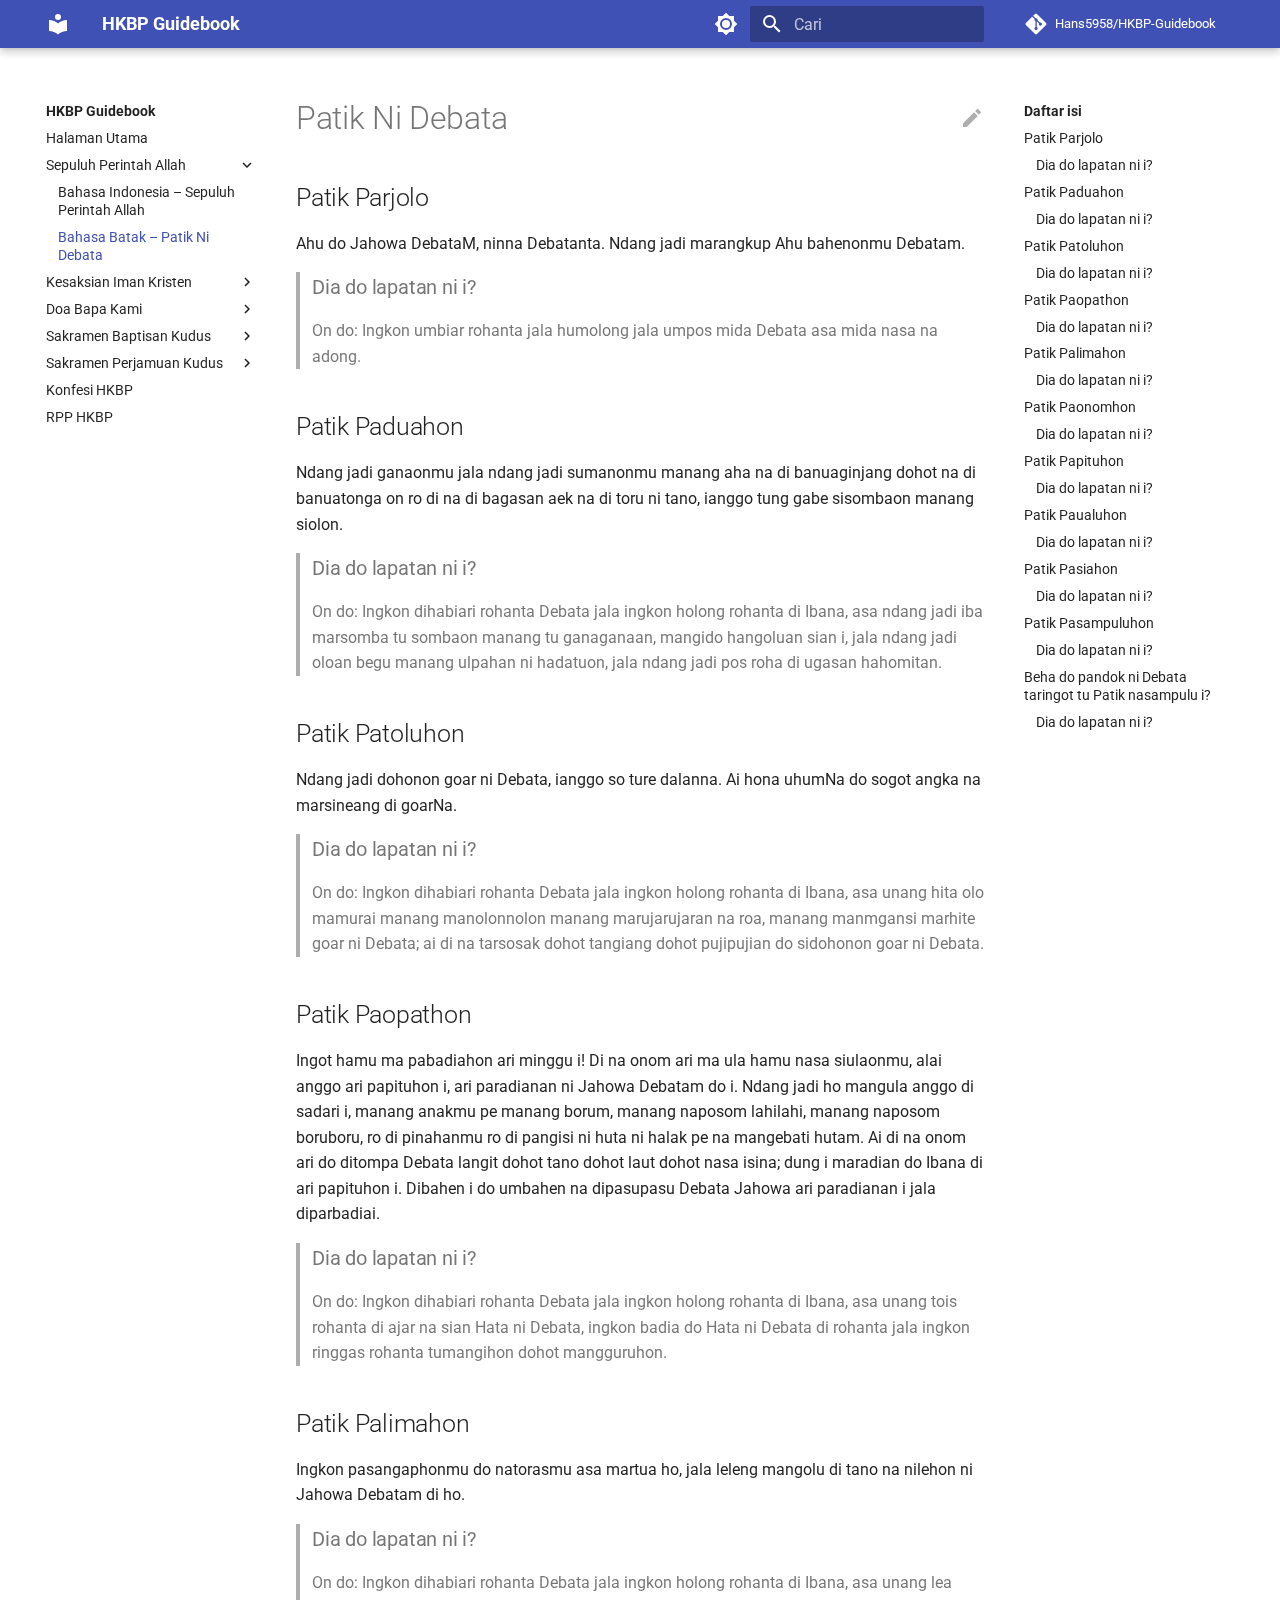
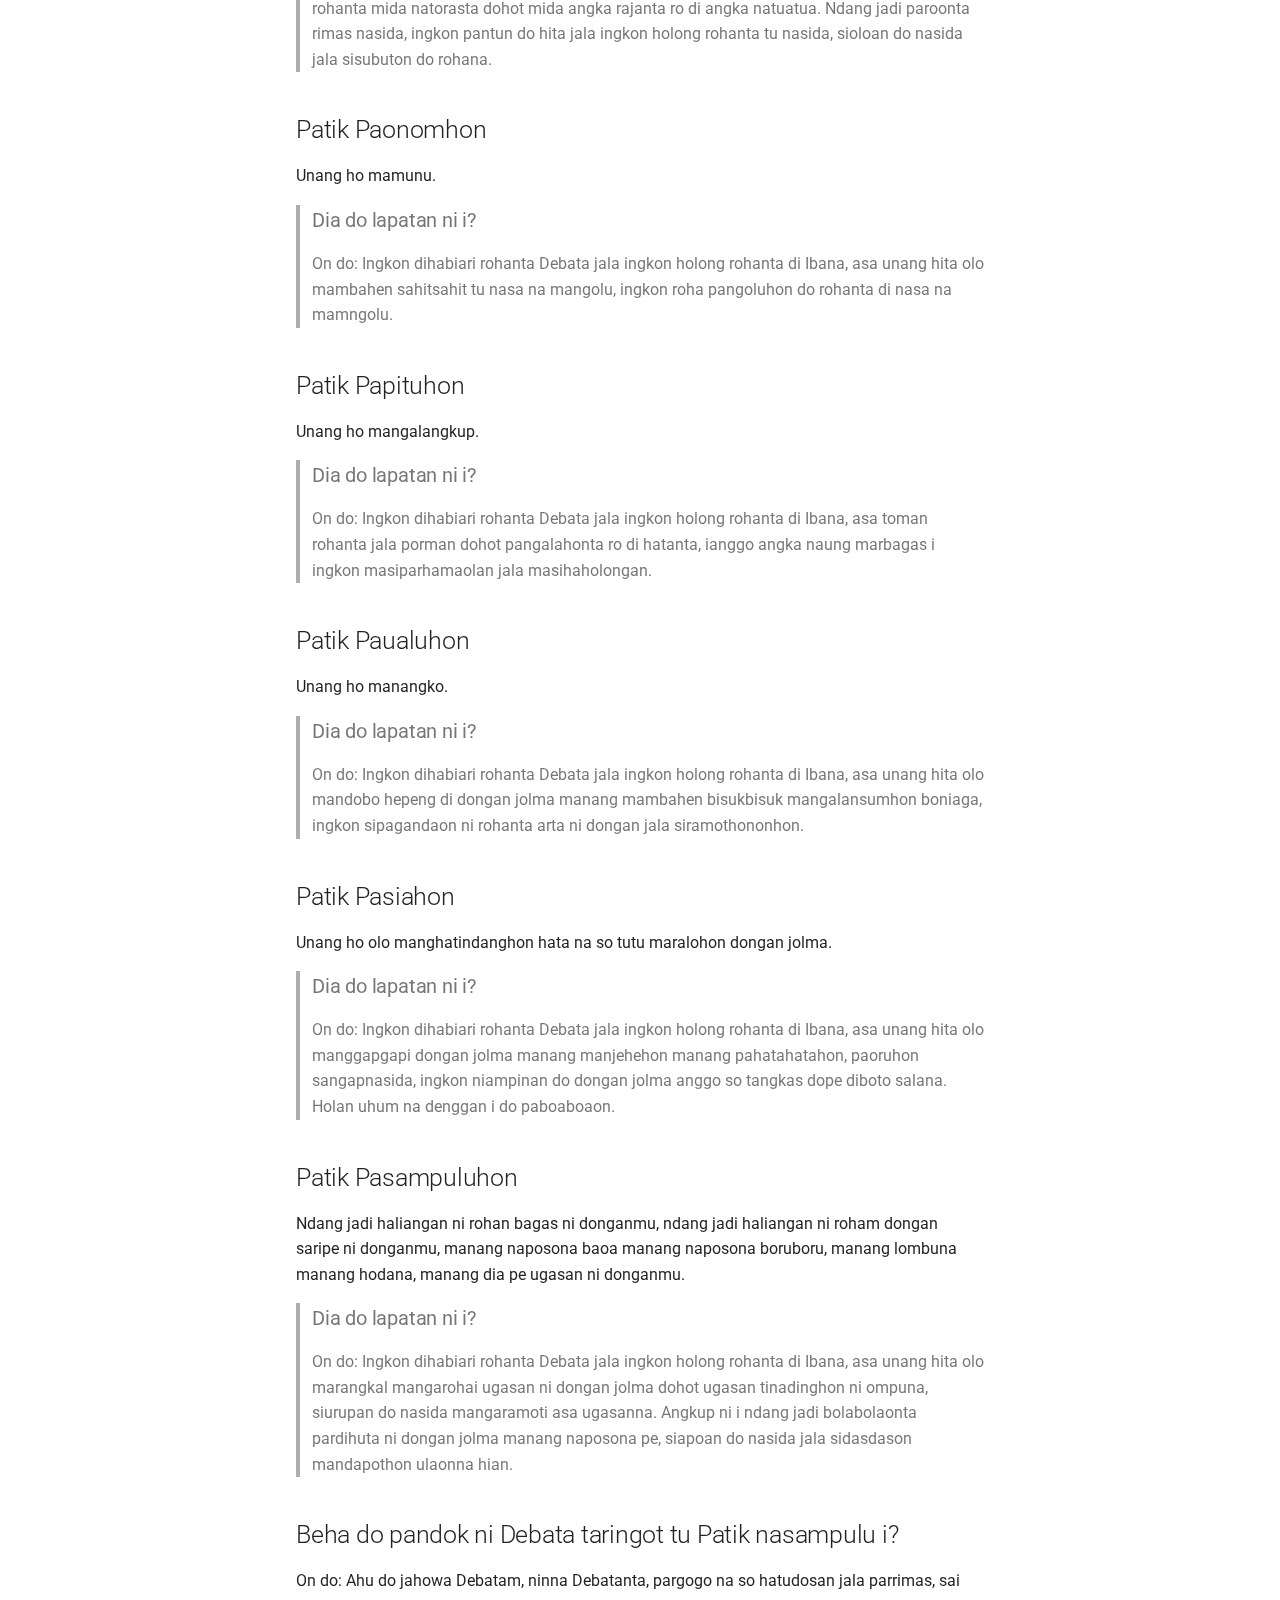
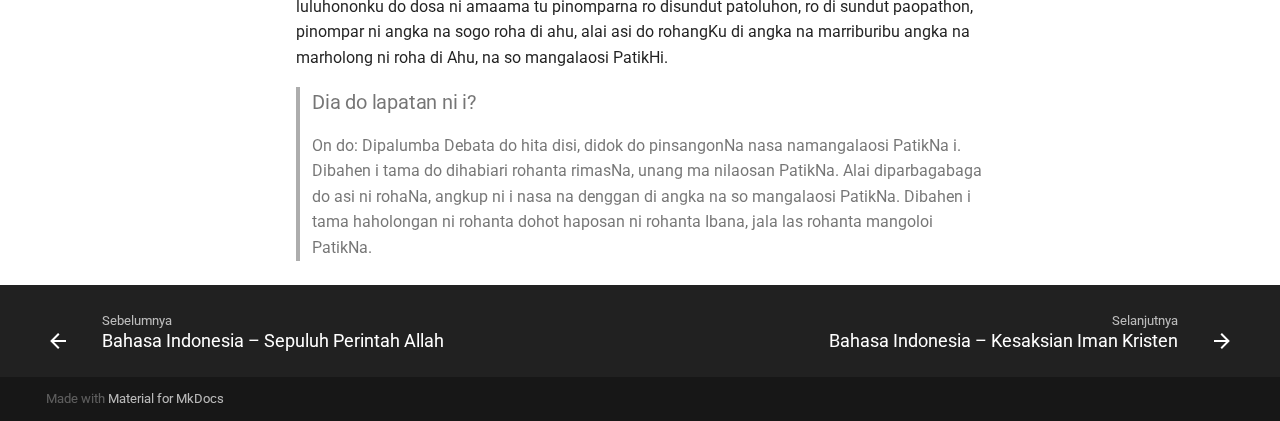
<file: patik-ni-debata/index.html>
<!doctype html>
<html lang="id" class="no-js">
  <head>
    
      <meta charset="utf-8">
      <meta name="viewport" content="width=device-width,initial-scale=1">
      
        <meta name="description" content="Kumpulan teks yang berhubungan dengan HKBP.">
      
      
        <meta name="author" content="Hans5958">
      
      
        <link rel="canonical" href="https://hans5958.github.io/HKBP-Guidebook/patik-ni-debata/">
      
      <link rel="icon" href="../assets/images/favicon.png">
      <meta name="generator" content="mkdocs-1.3.0, mkdocs-material-8.3.9">
    
    
      
        <title>Bahasa Batak – Patik Ni Debata - HKBP Guidebook</title>
      
    
    
      <link rel="stylesheet" href="../assets/stylesheets/main.1d29e8d0.min.css">
      
        
        <link rel="stylesheet" href="../assets/stylesheets/palette.cbb835fc.min.css">
        
      
      
    
    
    
      
        
        
        <link rel="preconnect" href="https://fonts.gstatic.com" crossorigin>
        <link rel="stylesheet" href="https://fonts.googleapis.com/css?family=Roboto:300,300i,400,400i,700,700i%7CRoboto+Mono:400,400i,700,700i&display=fallback">
        <style>:root{--md-text-font:"Roboto";--md-code-font:"Roboto Mono"}</style>
      
    
    
      <link rel="stylesheet" href="../assets/stylesheets/extra.css">
    
    <script>__md_scope=new URL("..",location),__md_get=(e,_=localStorage,t=__md_scope)=>JSON.parse(_.getItem(t.pathname+"."+e)),__md_set=(e,_,t=localStorage,a=__md_scope)=>{try{t.setItem(a.pathname+"."+e,JSON.stringify(_))}catch(e){}}</script>
    
      
  


  
  


  <script>function gtag(){dataLayer.push(arguments)}window.dataLayer=window.dataLayer||[],gtag("js",new Date),gtag("config","G-MFXDVQ0WW7"),document.addEventListener("DOMContentLoaded",function(){document.forms.search&&document.forms.search.query.addEventListener("blur",function(){this.value&&gtag("event","search",{search_term:this.value})}),"undefined"!=typeof location$&&location$.subscribe(function(e){gtag("config","G-MFXDVQ0WW7",{page_path:e.pathname})})})</script>
  <script async src="https://www.googletagmanager.com/gtag/js?id=G-MFXDVQ0WW7"></script>


    
    
  </head>
  
  
    
    
      
    
    
    
    
    <body dir="ltr" data-md-color-scheme="default" data-md-color-primary="" data-md-color-accent="">
  
    
    
      <script>var palette=__md_get("__palette");if(palette&&"object"==typeof palette.color)for(var key of Object.keys(palette.color))document.body.setAttribute("data-md-color-"+key,palette.color[key])</script>
    
    <input class="md-toggle" data-md-toggle="drawer" type="checkbox" id="__drawer" autocomplete="off">
    <input class="md-toggle" data-md-toggle="search" type="checkbox" id="__search" autocomplete="off">
    <label class="md-overlay" for="__drawer"></label>
    <div data-md-component="skip">
      
        
        <a href="#patik-ni-debata" class="md-skip">
          Lewati ke isi
        </a>
      
    </div>
    <div data-md-component="announce">
      
    </div>
    
    
      

<header class="md-header" data-md-component="header">
  <nav class="md-header__inner md-grid" aria-label="Header">
    <a href=".." title="HKBP Guidebook" class="md-header__button md-logo" aria-label="HKBP Guidebook" data-md-component="logo">
      
  
  <svg xmlns="http://www.w3.org/2000/svg" viewBox="0 0 24 24"><path d="M12 8a3 3 0 0 0 3-3 3 3 0 0 0-3-3 3 3 0 0 0-3 3 3 3 0 0 0 3 3m0 3.54C9.64 9.35 6.5 8 3 8v11c3.5 0 6.64 1.35 9 3.54 2.36-2.19 5.5-3.54 9-3.54V8c-3.5 0-6.64 1.35-9 3.54Z"/></svg>

    </a>
    <label class="md-header__button md-icon" for="__drawer">
      <svg xmlns="http://www.w3.org/2000/svg" viewBox="0 0 24 24"><path d="M3 6h18v2H3V6m0 5h18v2H3v-2m0 5h18v2H3v-2Z"/></svg>
    </label>
    <div class="md-header__title" data-md-component="header-title">
      <div class="md-header__ellipsis">
        <div class="md-header__topic">
          <span class="md-ellipsis">
            HKBP Guidebook
          </span>
        </div>
        <div class="md-header__topic" data-md-component="header-topic">
          <span class="md-ellipsis">
            
              Bahasa Batak – Patik Ni Debata
            
          </span>
        </div>
      </div>
    </div>
    
      <form class="md-header__option" data-md-component="palette">
        
          
          
          <input class="md-option" data-md-color-media="(prefers-color-scheme: light)" data-md-color-scheme="default" data-md-color-primary="" data-md-color-accent=""  aria-label="Beralih ke mode gelap"  type="radio" name="__palette" id="__palette_1">
          
            <label class="md-header__button md-icon" title="Beralih ke mode gelap" for="__palette_2" hidden>
              <svg xmlns="http://www.w3.org/2000/svg" viewBox="0 0 24 24"><path d="M12 8a4 4 0 0 0-4 4 4 4 0 0 0 4 4 4 4 0 0 0 4-4 4 4 0 0 0-4-4m0 10a6 6 0 0 1-6-6 6 6 0 0 1 6-6 6 6 0 0 1 6 6 6 6 0 0 1-6 6m8-9.31V4h-4.69L12 .69 8.69 4H4v4.69L.69 12 4 15.31V20h4.69L12 23.31 15.31 20H20v-4.69L23.31 12 20 8.69Z"/></svg>
            </label>
          
        
          
          
          <input class="md-option" data-md-color-media="(prefers-color-scheme: dark)" data-md-color-scheme="slate" data-md-color-primary="" data-md-color-accent=""  aria-label="Beralih ke mode terang"  type="radio" name="__palette" id="__palette_2">
          
            <label class="md-header__button md-icon" title="Beralih ke mode terang" for="__palette_1" hidden>
              <svg xmlns="http://www.w3.org/2000/svg" viewBox="0 0 24 24"><path d="M12 18c-.89 0-1.74-.2-2.5-.55C11.56 16.5 13 14.42 13 12c0-2.42-1.44-4.5-3.5-5.45C10.26 6.2 11.11 6 12 6a6 6 0 0 1 6 6 6 6 0 0 1-6 6m8-9.31V4h-4.69L12 .69 8.69 4H4v4.69L.69 12 4 15.31V20h4.69L12 23.31 15.31 20H20v-4.69L23.31 12 20 8.69Z"/></svg>
            </label>
          
        
      </form>
    
    
    
      <label class="md-header__button md-icon" for="__search">
        <svg xmlns="http://www.w3.org/2000/svg" viewBox="0 0 24 24"><path d="M9.5 3A6.5 6.5 0 0 1 16 9.5c0 1.61-.59 3.09-1.56 4.23l.27.27h.79l5 5-1.5 1.5-5-5v-.79l-.27-.27A6.516 6.516 0 0 1 9.5 16 6.5 6.5 0 0 1 3 9.5 6.5 6.5 0 0 1 9.5 3m0 2C7 5 5 7 5 9.5S7 14 9.5 14 14 12 14 9.5 12 5 9.5 5Z"/></svg>
      </label>
      <div class="md-search" data-md-component="search" role="dialog">
  <label class="md-search__overlay" for="__search"></label>
  <div class="md-search__inner" role="search">
    <form class="md-search__form" name="search">
      <input type="text" class="md-search__input" name="query" aria-label="Cari" placeholder="Cari" autocapitalize="off" autocorrect="off" autocomplete="off" spellcheck="false" data-md-component="search-query" required>
      <label class="md-search__icon md-icon" for="__search">
        <svg xmlns="http://www.w3.org/2000/svg" viewBox="0 0 24 24"><path d="M9.5 3A6.5 6.5 0 0 1 16 9.5c0 1.61-.59 3.09-1.56 4.23l.27.27h.79l5 5-1.5 1.5-5-5v-.79l-.27-.27A6.516 6.516 0 0 1 9.5 16 6.5 6.5 0 0 1 3 9.5 6.5 6.5 0 0 1 9.5 3m0 2C7 5 5 7 5 9.5S7 14 9.5 14 14 12 14 9.5 12 5 9.5 5Z"/></svg>
        <svg xmlns="http://www.w3.org/2000/svg" viewBox="0 0 24 24"><path d="M20 11v2H8l5.5 5.5-1.42 1.42L4.16 12l7.92-7.92L13.5 5.5 8 11h12Z"/></svg>
      </label>
      <nav class="md-search__options" aria-label="Search">
        
        <button type="reset" class="md-search__icon md-icon" aria-label="Clear" tabindex="-1">
          <svg xmlns="http://www.w3.org/2000/svg" viewBox="0 0 24 24"><path d="M19 6.41 17.59 5 12 10.59 6.41 5 5 6.41 10.59 12 5 17.59 6.41 19 12 13.41 17.59 19 19 17.59 13.41 12 19 6.41Z"/></svg>
        </button>
      </nav>
      
    </form>
    <div class="md-search__output">
      <div class="md-search__scrollwrap" data-md-scrollfix>
        <div class="md-search-result" data-md-component="search-result">
          <div class="md-search-result__meta">
            Initializing search
          </div>
          <ol class="md-search-result__list"></ol>
        </div>
      </div>
    </div>
  </div>
</div>
    
    
      <div class="md-header__source">
        <a href="https://github.com/Hans5958/HKBP-Guidebook" title="Menuju repositori" class="md-source" data-md-component="source">
  <div class="md-source__icon md-icon">
    
    <svg xmlns="http://www.w3.org/2000/svg" viewBox="0 0 448 512"><!--! Font Awesome Free 6.1.1 by @fontawesome - https://fontawesome.com License - https://fontawesome.com/license/free (Icons: CC BY 4.0, Fonts: SIL OFL 1.1, Code: MIT License) Copyright 2022 Fonticons, Inc.--><path d="M439.55 236.05 244 40.45a28.87 28.87 0 0 0-40.81 0l-40.66 40.63 51.52 51.52c27.06-9.14 52.68 16.77 43.39 43.68l49.66 49.66c34.23-11.8 61.18 31 35.47 56.69-26.49 26.49-70.21-2.87-56-37.34L240.22 199v121.85c25.3 12.54 22.26 41.85 9.08 55a34.34 34.34 0 0 1-48.55 0c-17.57-17.6-11.07-46.91 11.25-56v-123c-20.8-8.51-24.6-30.74-18.64-45L142.57 101 8.45 235.14a28.86 28.86 0 0 0 0 40.81l195.61 195.6a28.86 28.86 0 0 0 40.8 0l194.69-194.69a28.86 28.86 0 0 0 0-40.81z"/></svg>
  </div>
  <div class="md-source__repository">
    Hans5958/HKBP-Guidebook
  </div>
</a>
      </div>
    
  </nav>
  
</header>
    
    <div class="md-container" data-md-component="container">
      
      
        
          
        
      
      <main class="md-main" data-md-component="main">
        <div class="md-main__inner md-grid">
          
            
              
              <div class="md-sidebar md-sidebar--primary" data-md-component="sidebar" data-md-type="navigation" >
                <div class="md-sidebar__scrollwrap">
                  <div class="md-sidebar__inner">
                    


<nav class="md-nav md-nav--primary" aria-label="Navigation" data-md-level="0">
  <label class="md-nav__title" for="__drawer">
    <a href=".." title="HKBP Guidebook" class="md-nav__button md-logo" aria-label="HKBP Guidebook" data-md-component="logo">
      
  
  <svg xmlns="http://www.w3.org/2000/svg" viewBox="0 0 24 24"><path d="M12 8a3 3 0 0 0 3-3 3 3 0 0 0-3-3 3 3 0 0 0-3 3 3 3 0 0 0 3 3m0 3.54C9.64 9.35 6.5 8 3 8v11c3.5 0 6.64 1.35 9 3.54 2.36-2.19 5.5-3.54 9-3.54V8c-3.5 0-6.64 1.35-9 3.54Z"/></svg>

    </a>
    HKBP Guidebook
  </label>
  
    <div class="md-nav__source">
      <a href="https://github.com/Hans5958/HKBP-Guidebook" title="Menuju repositori" class="md-source" data-md-component="source">
  <div class="md-source__icon md-icon">
    
    <svg xmlns="http://www.w3.org/2000/svg" viewBox="0 0 448 512"><!--! Font Awesome Free 6.1.1 by @fontawesome - https://fontawesome.com License - https://fontawesome.com/license/free (Icons: CC BY 4.0, Fonts: SIL OFL 1.1, Code: MIT License) Copyright 2022 Fonticons, Inc.--><path d="M439.55 236.05 244 40.45a28.87 28.87 0 0 0-40.81 0l-40.66 40.63 51.52 51.52c27.06-9.14 52.68 16.77 43.39 43.68l49.66 49.66c34.23-11.8 61.18 31 35.47 56.69-26.49 26.49-70.21-2.87-56-37.34L240.22 199v121.85c25.3 12.54 22.26 41.85 9.08 55a34.34 34.34 0 0 1-48.55 0c-17.57-17.6-11.07-46.91 11.25-56v-123c-20.8-8.51-24.6-30.74-18.64-45L142.57 101 8.45 235.14a28.86 28.86 0 0 0 0 40.81l195.61 195.6a28.86 28.86 0 0 0 40.8 0l194.69-194.69a28.86 28.86 0 0 0 0-40.81z"/></svg>
  </div>
  <div class="md-source__repository">
    Hans5958/HKBP-Guidebook
  </div>
</a>
    </div>
  
  <ul class="md-nav__list" data-md-scrollfix>
    
      
      
      

  
  
  
    <li class="md-nav__item">
      <a href=".." class="md-nav__link">
        Halaman Utama
      </a>
    </li>
  

    
      
      
      

  
  
    
  
  
    
    <li class="md-nav__item md-nav__item--active md-nav__item--nested">
      
      
        <input class="md-nav__toggle md-toggle" data-md-toggle="__nav_2" type="checkbox" id="__nav_2" checked>
      
      
      
      
        <label class="md-nav__link" for="__nav_2">
          Sepuluh Perintah Allah
          <span class="md-nav__icon md-icon"></span>
        </label>
      
      <nav class="md-nav" aria-label="Sepuluh Perintah Allah" data-md-level="1">
        <label class="md-nav__title" for="__nav_2">
          <span class="md-nav__icon md-icon"></span>
          Sepuluh Perintah Allah
        </label>
        <ul class="md-nav__list" data-md-scrollfix>
          
            
              
  
  
  
    <li class="md-nav__item">
      <a href="../sepuluh-perintah-allah/" class="md-nav__link">
        Bahasa Indonesia – Sepuluh Perintah Allah
      </a>
    </li>
  

            
          
            
              
  
  
    
  
  
    <li class="md-nav__item md-nav__item--active">
      
      <input class="md-nav__toggle md-toggle" data-md-toggle="toc" type="checkbox" id="__toc">
      
      
        
      
      
        <label class="md-nav__link md-nav__link--active" for="__toc">
          Bahasa Batak – Patik Ni Debata
          <span class="md-nav__icon md-icon"></span>
        </label>
      
      <a href="./" class="md-nav__link md-nav__link--active">
        Bahasa Batak – Patik Ni Debata
      </a>
      
        

<nav class="md-nav md-nav--secondary" aria-label="Daftar isi">
  
  
  
    
  
  
    <label class="md-nav__title" for="__toc">
      <span class="md-nav__icon md-icon"></span>
      Daftar isi
    </label>
    <ul class="md-nav__list" data-md-component="toc" data-md-scrollfix>
      
        <li class="md-nav__item">
  <a href="#patik-parjolo" class="md-nav__link">
    Patik Parjolo
  </a>
  
    <nav class="md-nav" aria-label="Patik Parjolo">
      <ul class="md-nav__list">
        
          <li class="md-nav__item">
  <a href="#dia-do-lapatan-ni-i" class="md-nav__link">
    Dia do lapatan ni i?
  </a>
  
</li>
        
      </ul>
    </nav>
  
</li>
      
        <li class="md-nav__item">
  <a href="#patik-paduahon" class="md-nav__link">
    Patik Paduahon
  </a>
  
    <nav class="md-nav" aria-label="Patik Paduahon">
      <ul class="md-nav__list">
        
          <li class="md-nav__item">
  <a href="#dia-do-lapatan-ni-i_1" class="md-nav__link">
    Dia do lapatan ni i?
  </a>
  
</li>
        
      </ul>
    </nav>
  
</li>
      
        <li class="md-nav__item">
  <a href="#patik-patoluhon" class="md-nav__link">
    Patik Patoluhon
  </a>
  
    <nav class="md-nav" aria-label="Patik Patoluhon">
      <ul class="md-nav__list">
        
          <li class="md-nav__item">
  <a href="#dia-do-lapatan-ni-i_2" class="md-nav__link">
    Dia do lapatan ni i?
  </a>
  
</li>
        
      </ul>
    </nav>
  
</li>
      
        <li class="md-nav__item">
  <a href="#patik-paopathon" class="md-nav__link">
    Patik Paopathon
  </a>
  
    <nav class="md-nav" aria-label="Patik Paopathon">
      <ul class="md-nav__list">
        
          <li class="md-nav__item">
  <a href="#dia-do-lapatan-ni-i_3" class="md-nav__link">
    Dia do lapatan ni i?
  </a>
  
</li>
        
      </ul>
    </nav>
  
</li>
      
        <li class="md-nav__item">
  <a href="#patik-palimahon" class="md-nav__link">
    Patik Palimahon
  </a>
  
    <nav class="md-nav" aria-label="Patik Palimahon">
      <ul class="md-nav__list">
        
          <li class="md-nav__item">
  <a href="#dia-do-lapatan-ni-i_4" class="md-nav__link">
    Dia do lapatan ni i?
  </a>
  
</li>
        
      </ul>
    </nav>
  
</li>
      
        <li class="md-nav__item">
  <a href="#patik-paonomhon" class="md-nav__link">
    Patik Paonomhon
  </a>
  
    <nav class="md-nav" aria-label="Patik Paonomhon">
      <ul class="md-nav__list">
        
          <li class="md-nav__item">
  <a href="#dia-do-lapatan-ni-i_5" class="md-nav__link">
    Dia do lapatan ni i?
  </a>
  
</li>
        
      </ul>
    </nav>
  
</li>
      
        <li class="md-nav__item">
  <a href="#patik-papituhon" class="md-nav__link">
    Patik Papituhon
  </a>
  
    <nav class="md-nav" aria-label="Patik Papituhon">
      <ul class="md-nav__list">
        
          <li class="md-nav__item">
  <a href="#dia-do-lapatan-ni-i_6" class="md-nav__link">
    Dia do lapatan ni i?
  </a>
  
</li>
        
      </ul>
    </nav>
  
</li>
      
        <li class="md-nav__item">
  <a href="#patik-paualuhon" class="md-nav__link">
    Patik Paualuhon
  </a>
  
    <nav class="md-nav" aria-label="Patik Paualuhon">
      <ul class="md-nav__list">
        
          <li class="md-nav__item">
  <a href="#dia-do-lapatan-ni-i_7" class="md-nav__link">
    Dia do lapatan ni i?
  </a>
  
</li>
        
      </ul>
    </nav>
  
</li>
      
        <li class="md-nav__item">
  <a href="#patik-pasiahon" class="md-nav__link">
    Patik Pasiahon
  </a>
  
    <nav class="md-nav" aria-label="Patik Pasiahon">
      <ul class="md-nav__list">
        
          <li class="md-nav__item">
  <a href="#dia-do-lapatan-ni-i_8" class="md-nav__link">
    Dia do lapatan ni i?
  </a>
  
</li>
        
      </ul>
    </nav>
  
</li>
      
        <li class="md-nav__item">
  <a href="#patik-pasampuluhon" class="md-nav__link">
    Patik Pasampuluhon
  </a>
  
    <nav class="md-nav" aria-label="Patik Pasampuluhon">
      <ul class="md-nav__list">
        
          <li class="md-nav__item">
  <a href="#dia-do-lapatan-ni-i_9" class="md-nav__link">
    Dia do lapatan ni i?
  </a>
  
</li>
        
      </ul>
    </nav>
  
</li>
      
        <li class="md-nav__item">
  <a href="#beha-do-pandok-ni-debata-taringot-tu-patik-nasampulu-i" class="md-nav__link">
    Beha do pandok ni Debata taringot tu Patik nasampulu i?
  </a>
  
    <nav class="md-nav" aria-label="Beha do pandok ni Debata taringot tu Patik nasampulu i?">
      <ul class="md-nav__list">
        
          <li class="md-nav__item">
  <a href="#dia-do-lapatan-ni-i_10" class="md-nav__link">
    Dia do lapatan ni i?
  </a>
  
</li>
        
      </ul>
    </nav>
  
</li>
      
    </ul>
  
</nav>
      
    </li>
  

            
          
        </ul>
      </nav>
    </li>
  

    
      
      
      

  
  
  
    
    <li class="md-nav__item md-nav__item--nested">
      
      
        <input class="md-nav__toggle md-toggle" data-md-toggle="__nav_3" type="checkbox" id="__nav_3" >
      
      
      
      
        <label class="md-nav__link" for="__nav_3">
          Kesaksian Iman Kristen
          <span class="md-nav__icon md-icon"></span>
        </label>
      
      <nav class="md-nav" aria-label="Kesaksian Iman Kristen" data-md-level="1">
        <label class="md-nav__title" for="__nav_3">
          <span class="md-nav__icon md-icon"></span>
          Kesaksian Iman Kristen
        </label>
        <ul class="md-nav__list" data-md-scrollfix>
          
            
              
  
  
  
    <li class="md-nav__item">
      <a href="../kesaksian-iman-kristen/" class="md-nav__link">
        Bahasa Indonesia – Kesaksian Iman Kristen
      </a>
    </li>
  

            
          
            
              
  
  
  
    <li class="md-nav__item">
      <a href="../hata-haporseaon/" class="md-nav__link">
        Bahasa Batak – Hata Haporseaon
      </a>
    </li>
  

            
          
        </ul>
      </nav>
    </li>
  

    
      
      
      

  
  
  
    
    <li class="md-nav__item md-nav__item--nested">
      
      
        <input class="md-nav__toggle md-toggle" data-md-toggle="__nav_4" type="checkbox" id="__nav_4" >
      
      
      
      
        <label class="md-nav__link" for="__nav_4">
          Doa Bapa Kami
          <span class="md-nav__icon md-icon"></span>
        </label>
      
      <nav class="md-nav" aria-label="Doa Bapa Kami" data-md-level="1">
        <label class="md-nav__title" for="__nav_4">
          <span class="md-nav__icon md-icon"></span>
          Doa Bapa Kami
        </label>
        <ul class="md-nav__list" data-md-scrollfix>
          
            
              
  
  
  
    <li class="md-nav__item">
      <a href="../doa-bapa-kami/" class="md-nav__link">
        Bahasa Indonesia – Doa Bapa Kami
      </a>
    </li>
  

            
          
            
              
  
  
  
    <li class="md-nav__item">
      <a href="../tangiang-ale-amanami/" class="md-nav__link">
        Bahasa Batak – Tangiang Ale Amanami
      </a>
    </li>
  

            
          
        </ul>
      </nav>
    </li>
  

    
      
      
      

  
  
  
    
    <li class="md-nav__item md-nav__item--nested">
      
      
        <input class="md-nav__toggle md-toggle" data-md-toggle="__nav_5" type="checkbox" id="__nav_5" >
      
      
      
      
        <label class="md-nav__link" for="__nav_5">
          Sakramen Baptisan Kudus
          <span class="md-nav__icon md-icon"></span>
        </label>
      
      <nav class="md-nav" aria-label="Sakramen Baptisan Kudus" data-md-level="1">
        <label class="md-nav__title" for="__nav_5">
          <span class="md-nav__icon md-icon"></span>
          Sakramen Baptisan Kudus
        </label>
        <ul class="md-nav__list" data-md-scrollfix>
          
            
              
  
  
  
    <li class="md-nav__item">
      <a href="../sakramen-baptisan-kudus/" class="md-nav__link">
        Bahasa Indonesia – Sakramen Baptisan Kudus
      </a>
    </li>
  

            
          
            
              
  
  
  
    <li class="md-nav__item">
      <a href="../pandidion/" class="md-nav__link">
        Bahasa Batak – Pandidion
      </a>
    </li>
  

            
          
        </ul>
      </nav>
    </li>
  

    
      
      
      

  
  
  
    
    <li class="md-nav__item md-nav__item--nested">
      
      
        <input class="md-nav__toggle md-toggle" data-md-toggle="__nav_6" type="checkbox" id="__nav_6" >
      
      
      
      
        <label class="md-nav__link" for="__nav_6">
          Sakramen Perjamuan Kudus
          <span class="md-nav__icon md-icon"></span>
        </label>
      
      <nav class="md-nav" aria-label="Sakramen Perjamuan Kudus" data-md-level="1">
        <label class="md-nav__title" for="__nav_6">
          <span class="md-nav__icon md-icon"></span>
          Sakramen Perjamuan Kudus
        </label>
        <ul class="md-nav__list" data-md-scrollfix>
          
            
              
  
  
  
    <li class="md-nav__item">
      <a href="../sakramen-perjamuan-kudus/" class="md-nav__link">
        Bahasa Indonesia – Sakramen Perjamuan Kudus
      </a>
    </li>
  

            
          
            
              
  
  
  
    <li class="md-nav__item">
      <a href="../marulaon-na-badia/" class="md-nav__link">
        Bahasa Batak – Marulaon Na Badia
      </a>
    </li>
  

            
          
        </ul>
      </nav>
    </li>
  

    
      
      
      

  
  
  
    <li class="md-nav__item">
      <a href="../konfesi-hkbp/" class="md-nav__link">
        Konfesi HKBP
      </a>
    </li>
  

    
      
      
      

  
  
  
    <li class="md-nav__item">
      <a href="../rpp-hkbp/" class="md-nav__link">
        RPP HKBP
      </a>
    </li>
  

    
  </ul>
</nav>
                  </div>
                </div>
              </div>
            
            
              
              <div class="md-sidebar md-sidebar--secondary" data-md-component="sidebar" data-md-type="toc" >
                <div class="md-sidebar__scrollwrap">
                  <div class="md-sidebar__inner">
                    

<nav class="md-nav md-nav--secondary" aria-label="Daftar isi">
  
  
  
    
  
  
    <label class="md-nav__title" for="__toc">
      <span class="md-nav__icon md-icon"></span>
      Daftar isi
    </label>
    <ul class="md-nav__list" data-md-component="toc" data-md-scrollfix>
      
        <li class="md-nav__item">
  <a href="#patik-parjolo" class="md-nav__link">
    Patik Parjolo
  </a>
  
    <nav class="md-nav" aria-label="Patik Parjolo">
      <ul class="md-nav__list">
        
          <li class="md-nav__item">
  <a href="#dia-do-lapatan-ni-i" class="md-nav__link">
    Dia do lapatan ni i?
  </a>
  
</li>
        
      </ul>
    </nav>
  
</li>
      
        <li class="md-nav__item">
  <a href="#patik-paduahon" class="md-nav__link">
    Patik Paduahon
  </a>
  
    <nav class="md-nav" aria-label="Patik Paduahon">
      <ul class="md-nav__list">
        
          <li class="md-nav__item">
  <a href="#dia-do-lapatan-ni-i_1" class="md-nav__link">
    Dia do lapatan ni i?
  </a>
  
</li>
        
      </ul>
    </nav>
  
</li>
      
        <li class="md-nav__item">
  <a href="#patik-patoluhon" class="md-nav__link">
    Patik Patoluhon
  </a>
  
    <nav class="md-nav" aria-label="Patik Patoluhon">
      <ul class="md-nav__list">
        
          <li class="md-nav__item">
  <a href="#dia-do-lapatan-ni-i_2" class="md-nav__link">
    Dia do lapatan ni i?
  </a>
  
</li>
        
      </ul>
    </nav>
  
</li>
      
        <li class="md-nav__item">
  <a href="#patik-paopathon" class="md-nav__link">
    Patik Paopathon
  </a>
  
    <nav class="md-nav" aria-label="Patik Paopathon">
      <ul class="md-nav__list">
        
          <li class="md-nav__item">
  <a href="#dia-do-lapatan-ni-i_3" class="md-nav__link">
    Dia do lapatan ni i?
  </a>
  
</li>
        
      </ul>
    </nav>
  
</li>
      
        <li class="md-nav__item">
  <a href="#patik-palimahon" class="md-nav__link">
    Patik Palimahon
  </a>
  
    <nav class="md-nav" aria-label="Patik Palimahon">
      <ul class="md-nav__list">
        
          <li class="md-nav__item">
  <a href="#dia-do-lapatan-ni-i_4" class="md-nav__link">
    Dia do lapatan ni i?
  </a>
  
</li>
        
      </ul>
    </nav>
  
</li>
      
        <li class="md-nav__item">
  <a href="#patik-paonomhon" class="md-nav__link">
    Patik Paonomhon
  </a>
  
    <nav class="md-nav" aria-label="Patik Paonomhon">
      <ul class="md-nav__list">
        
          <li class="md-nav__item">
  <a href="#dia-do-lapatan-ni-i_5" class="md-nav__link">
    Dia do lapatan ni i?
  </a>
  
</li>
        
      </ul>
    </nav>
  
</li>
      
        <li class="md-nav__item">
  <a href="#patik-papituhon" class="md-nav__link">
    Patik Papituhon
  </a>
  
    <nav class="md-nav" aria-label="Patik Papituhon">
      <ul class="md-nav__list">
        
          <li class="md-nav__item">
  <a href="#dia-do-lapatan-ni-i_6" class="md-nav__link">
    Dia do lapatan ni i?
  </a>
  
</li>
        
      </ul>
    </nav>
  
</li>
      
        <li class="md-nav__item">
  <a href="#patik-paualuhon" class="md-nav__link">
    Patik Paualuhon
  </a>
  
    <nav class="md-nav" aria-label="Patik Paualuhon">
      <ul class="md-nav__list">
        
          <li class="md-nav__item">
  <a href="#dia-do-lapatan-ni-i_7" class="md-nav__link">
    Dia do lapatan ni i?
  </a>
  
</li>
        
      </ul>
    </nav>
  
</li>
      
        <li class="md-nav__item">
  <a href="#patik-pasiahon" class="md-nav__link">
    Patik Pasiahon
  </a>
  
    <nav class="md-nav" aria-label="Patik Pasiahon">
      <ul class="md-nav__list">
        
          <li class="md-nav__item">
  <a href="#dia-do-lapatan-ni-i_8" class="md-nav__link">
    Dia do lapatan ni i?
  </a>
  
</li>
        
      </ul>
    </nav>
  
</li>
      
        <li class="md-nav__item">
  <a href="#patik-pasampuluhon" class="md-nav__link">
    Patik Pasampuluhon
  </a>
  
    <nav class="md-nav" aria-label="Patik Pasampuluhon">
      <ul class="md-nav__list">
        
          <li class="md-nav__item">
  <a href="#dia-do-lapatan-ni-i_9" class="md-nav__link">
    Dia do lapatan ni i?
  </a>
  
</li>
        
      </ul>
    </nav>
  
</li>
      
        <li class="md-nav__item">
  <a href="#beha-do-pandok-ni-debata-taringot-tu-patik-nasampulu-i" class="md-nav__link">
    Beha do pandok ni Debata taringot tu Patik nasampulu i?
  </a>
  
    <nav class="md-nav" aria-label="Beha do pandok ni Debata taringot tu Patik nasampulu i?">
      <ul class="md-nav__list">
        
          <li class="md-nav__item">
  <a href="#dia-do-lapatan-ni-i_10" class="md-nav__link">
    Dia do lapatan ni i?
  </a>
  
</li>
        
      </ul>
    </nav>
  
</li>
      
    </ul>
  
</nav>
                  </div>
                </div>
              </div>
            
          
          <div class="md-content" data-md-component="content">
            <article class="md-content__inner md-typeset">
              
                
  <a href="https://github.com/Hans5958/HKBP-Guidebook/edit/master/docs/patik-ni-debata.md" title="Ubah halaman ini" class="md-content__button md-icon">
    <svg xmlns="http://www.w3.org/2000/svg" viewBox="0 0 24 24"><path d="M20.71 7.04c.39-.39.39-1.04 0-1.41l-2.34-2.34c-.37-.39-1.02-.39-1.41 0l-1.84 1.83 3.75 3.75M3 17.25V21h3.75L17.81 9.93l-3.75-3.75L3 17.25Z"/></svg>
  </a>



<h1 id="patik-ni-debata">Patik Ni Debata</h1>
<h2 id="patik-parjolo">Patik Parjolo</h2>
<p>Ahu do Jahowa DebataM, ninna Debatanta. Ndang jadi marangkup Ahu bahenonmu Debatam.</p>
<blockquote>
<h3 id="dia-do-lapatan-ni-i">Dia do lapatan ni i?</h3>
<p>On do: Ingkon umbiar rohanta jala humolong jala umpos mida Debata asa mida nasa na adong.</p>
</blockquote>
<h2 id="patik-paduahon">Patik Paduahon</h2>
<p>Ndang jadi ganaonmu jala ndang jadi sumanonmu manang aha na di banuaginjang dohot na di banuatonga on ro di na di bagasan aek na di toru ni tano, ianggo tung gabe sisombaon manang siolon.</p>
<blockquote>
<h3 id="dia-do-lapatan-ni-i_1">Dia do lapatan ni i?</h3>
<p>On do: Ingkon dihabiari rohanta Debata jala ingkon holong rohanta di Ibana, asa ndang jadi iba marsomba tu sombaon manang tu ganaganaan, mangido hangoluan sian i, jala ndang jadi oloan begu manang ulpahan ni hadatuon, jala ndang jadi pos roha di ugasan hahomitan.</p>
</blockquote>
<h2 id="patik-patoluhon">Patik Patoluhon</h2>
<p>Ndang jadi dohonon goar ni Debata, ianggo so ture dalanna. Ai hona uhumNa do sogot angka na marsineang di goarNa.</p>
<blockquote>
<h3 id="dia-do-lapatan-ni-i_2">Dia do lapatan ni i?</h3>
<p>On do: Ingkon dihabiari rohanta Debata jala ingkon holong rohanta di Ibana, asa unang hita olo mamurai manang manolonnolon manang marujarujaran na roa, manang manmgansi marhite goar ni Debata; ai di na tarsosak dohot tangiang dohot pujipujian do sidohonon goar ni Debata.</p>
</blockquote>
<h2 id="patik-paopathon">Patik Paopathon</h2>
<p>Ingot hamu ma pabadiahon ari minggu i! Di na onom ari ma ula hamu nasa siulaonmu, alai anggo ari papituhon i, ari paradianan ni Jahowa Debatam do i. Ndang jadi ho mangula anggo di sadari i, manang anakmu pe manang borum, manang naposom lahilahi, manang naposom boruboru, ro di pinahanmu ro di pangisi ni huta ni halak pe na mangebati hutam. Ai di na onom ari do ditompa Debata langit dohot tano dohot laut dohot nasa isina; dung i maradian do Ibana di ari papituhon i. Dibahen i do umbahen na dipasupasu Debata Jahowa ari paradianan i jala diparbadiai.</p>
<blockquote>
<h3 id="dia-do-lapatan-ni-i_3">Dia do lapatan ni i?</h3>
<p>On do: Ingkon dihabiari rohanta Debata jala ingkon holong rohanta di Ibana, asa unang tois rohanta di ajar na sian Hata ni Debata, ingkon badia do Hata ni Debata di rohanta jala ingkon ringgas rohanta tumangihon dohot mangguruhon.</p>
</blockquote>
<h2 id="patik-palimahon">Patik Palimahon</h2>
<p>Ingkon pasangaphonmu do natorasmu asa martua ho, jala leleng mangolu di tano na nilehon ni Jahowa Debatam di ho.</p>
<blockquote>
<h3 id="dia-do-lapatan-ni-i_4">Dia do lapatan ni i?</h3>
<p>On do: Ingkon dihabiari rohanta Debata jala ingkon holong rohanta di Ibana, asa unang lea rohanta mida natorasta dohot mida angka rajanta ro di angka natuatua. Ndang jadi paroonta rimas nasida, ingkon pantun do hita jala ingkon holong rohanta tu nasida, sioloan do nasida jala sisubuton do rohana.</p>
</blockquote>
<h2 id="patik-paonomhon">Patik Paonomhon</h2>
<p>Unang ho mamunu.</p>
<blockquote>
<h3 id="dia-do-lapatan-ni-i_5">Dia do lapatan ni i?</h3>
<p>On do: Ingkon dihabiari rohanta Debata jala ingkon holong rohanta di Ibana, asa unang hita olo mambahen sahitsahit tu nasa na mangolu, ingkon roha pangoluhon do rohanta di nasa na mamngolu.</p>
</blockquote>
<h2 id="patik-papituhon">Patik Papituhon</h2>
<p>Unang ho mangalangkup.</p>
<blockquote>
<h3 id="dia-do-lapatan-ni-i_6">Dia do lapatan ni i?</h3>
<p>On do: Ingkon dihabiari rohanta Debata jala ingkon holong rohanta di Ibana, asa toman rohanta jala porman dohot pangalahonta ro di hatanta, ianggo angka naung marbagas i ingkon masiparhamaolan jala masihaholongan.</p>
</blockquote>
<h2 id="patik-paualuhon">Patik Paualuhon</h2>
<p>Unang ho manangko.</p>
<blockquote>
<h3 id="dia-do-lapatan-ni-i_7">Dia do lapatan ni i?</h3>
<p>On do: Ingkon dihabiari rohanta Debata jala ingkon holong rohanta di Ibana, asa unang hita olo mandobo hepeng di dongan jolma manang mambahen bisukbisuk mangalansumhon boniaga, ingkon sipagandaon ni rohanta arta ni dongan jala siramothononhon.</p>
</blockquote>
<h2 id="patik-pasiahon">Patik Pasiahon</h2>
<p>Unang ho olo manghatindanghon hata na so tutu maralohon dongan jolma.</p>
<blockquote>
<h3 id="dia-do-lapatan-ni-i_8">Dia do lapatan ni i?</h3>
<p>On do: Ingkon dihabiari rohanta Debata jala ingkon holong rohanta di Ibana, asa unang hita olo manggapgapi dongan jolma manang manjehehon manang pahatahatahon, paoruhon sangapnasida, ingkon niampinan do dongan jolma anggo so tangkas dope diboto salana. Holan uhum na denggan i do paboaboaon.</p>
</blockquote>
<h2 id="patik-pasampuluhon">Patik Pasampuluhon</h2>
<p>Ndang jadi haliangan ni rohan bagas ni donganmu, ndang jadi haliangan ni roham dongan saripe ni donganmu, manang naposona baoa manang naposona boruboru, manang lombuna manang hodana, manang dia pe ugasan ni donganmu.</p>
<blockquote>
<h3 id="dia-do-lapatan-ni-i_9">Dia do lapatan ni i?</h3>
<p>On do: Ingkon dihabiari rohanta Debata jala ingkon holong rohanta di Ibana, asa unang hita olo marangkal mangarohai ugasan ni dongan jolma dohot ugasan tinadinghon ni ompuna, siurupan do nasida mangaramoti asa ugasanna. Angkup ni i ndang jadi bolabolaonta pardihuta ni dongan jolma manang naposona pe, siapoan do nasida jala sidasdason mandapothon ulaonna hian.</p>
</blockquote>
<h2 id="beha-do-pandok-ni-debata-taringot-tu-patik-nasampulu-i">Beha do pandok ni Debata taringot tu Patik nasampulu i?</h2>
<p>On do: Ahu do jahowa Debatam, ninna Debatanta, pargogo na so hatudosan jala parrimas, sai luluhononku do dosa ni amaama tu pinomparna ro disundut patoluhon, ro di sundut paopathon, pinompar ni angka na sogo roha di ahu, alai asi do rohangKu di angka na marriburibu angka na marholong ni roha di Ahu, na so mangalaosi PatikHi.</p>
<blockquote>
<h3 id="dia-do-lapatan-ni-i_10">Dia do lapatan ni i?</h3>
<p>On do: Dipalumba Debata do hita disi, didok do pinsangonNa nasa namangalaosi PatikNa i. Dibahen i tama do dihabiari rohanta rimasNa, unang ma nilaosan PatikNa. Alai diparbagabaga do asi ni rohaNa, angkup ni i nasa na denggan di angka na so mangalaosi PatikNa. Dibahen i tama haholongan ni rohanta dohot haposan ni rohanta Ibana, jala las rohanta mangoloi PatikNa.</p>
</blockquote>

              
            </article>
            
          </div>
        </div>
        
      </main>
      
        <footer class="md-footer">
  
    
    <nav class="md-footer__inner md-grid" aria-label="Footer" >
      
        
        <a href="../sepuluh-perintah-allah/" class="md-footer__link md-footer__link--prev" aria-label="Sebelumnya: Bahasa Indonesia – Sepuluh Perintah Allah" rel="prev">
          <div class="md-footer__button md-icon">
            <svg xmlns="http://www.w3.org/2000/svg" viewBox="0 0 24 24"><path d="M20 11v2H8l5.5 5.5-1.42 1.42L4.16 12l7.92-7.92L13.5 5.5 8 11h12Z"/></svg>
          </div>
          <div class="md-footer__title">
            <div class="md-ellipsis">
              <span class="md-footer__direction">
                Sebelumnya
              </span>
              Bahasa Indonesia – Sepuluh Perintah Allah
            </div>
          </div>
        </a>
      
      
        
        <a href="../kesaksian-iman-kristen/" class="md-footer__link md-footer__link--next" aria-label="Selanjutnya: Bahasa Indonesia – Kesaksian Iman Kristen" rel="next">
          <div class="md-footer__title">
            <div class="md-ellipsis">
              <span class="md-footer__direction">
                Selanjutnya
              </span>
              Bahasa Indonesia – Kesaksian Iman Kristen
            </div>
          </div>
          <div class="md-footer__button md-icon">
            <svg xmlns="http://www.w3.org/2000/svg" viewBox="0 0 24 24"><path d="M4 11v2h12l-5.5 5.5 1.42 1.42L19.84 12l-7.92-7.92L10.5 5.5 16 11H4Z"/></svg>
          </div>
        </a>
      
    </nav>
  
  <div class="md-footer-meta md-typeset">
    <div class="md-footer-meta__inner md-grid">
      <div class="md-copyright">
  
  
    Made with
    <a href="https://squidfunk.github.io/mkdocs-material/" target="_blank" rel="noopener">
      Material for MkDocs
    </a>
  
</div>
      
    </div>
  </div>
</footer>
      
    </div>
    <div class="md-dialog" data-md-component="dialog">
      <div class="md-dialog__inner md-typeset"></div>
    </div>
    <script id="__config" type="application/json">{"base": "..", "features": [], "search": "../assets/javascripts/workers/search.b97dbffb.min.js", "translations": {"clipboard.copied": "Tersalin ke memori", "clipboard.copy": "Salin ke memori", "search.config.lang": "en", "search.config.pipeline": " ", "search.config.separator": "[\\s\\-]+", "search.placeholder": "Cari", "search.result.more.one": "1 more on this page", "search.result.more.other": "# more on this page", "search.result.none": "Tidak ada dokumen yang sesuai", "search.result.one": "1 dokumen ditemukan", "search.result.other": "# dokumen ditemukan", "search.result.placeholder": "Ketik untuk mulai pencarian", "search.result.term.missing": "Missing", "select.version.title": "Select version"}}</script>
    
    
      <script src="../assets/javascripts/bundle.6c7ad80a.min.js"></script>
      
    
  </body>
</html>
</file>
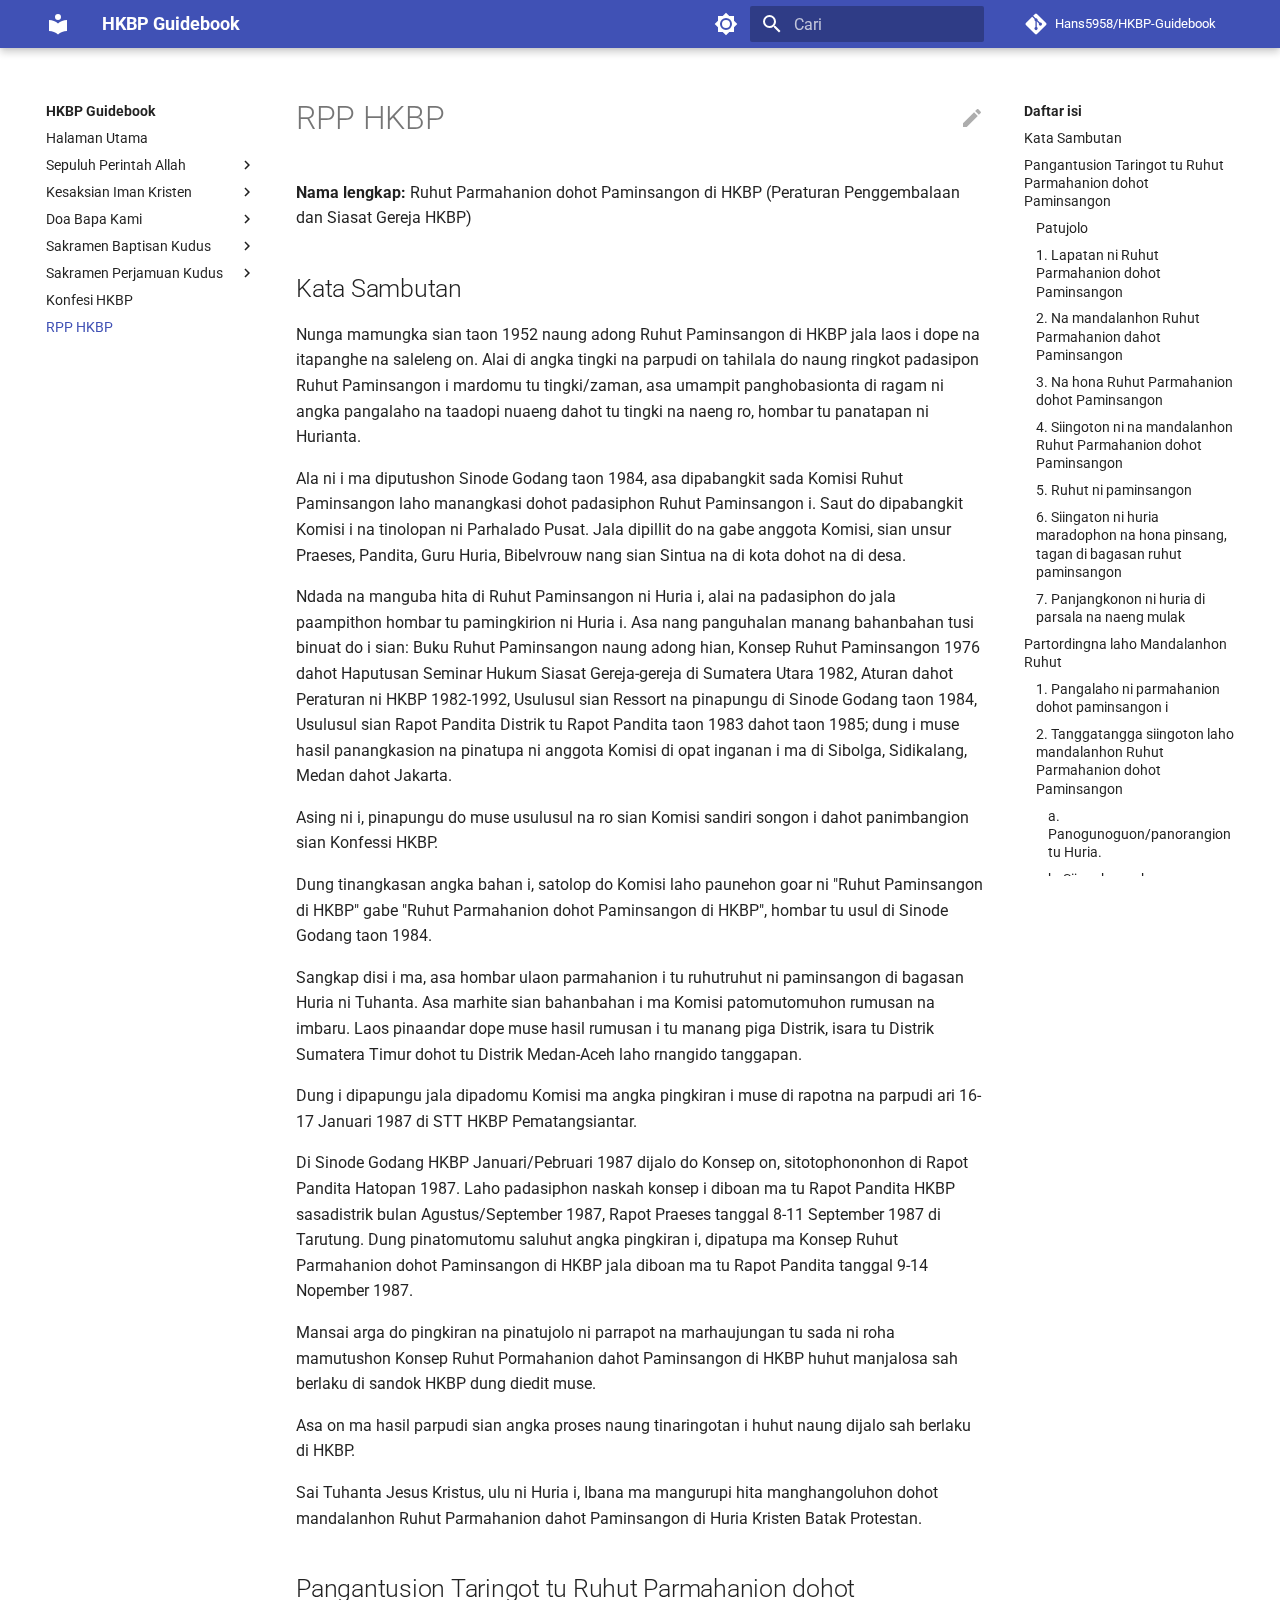
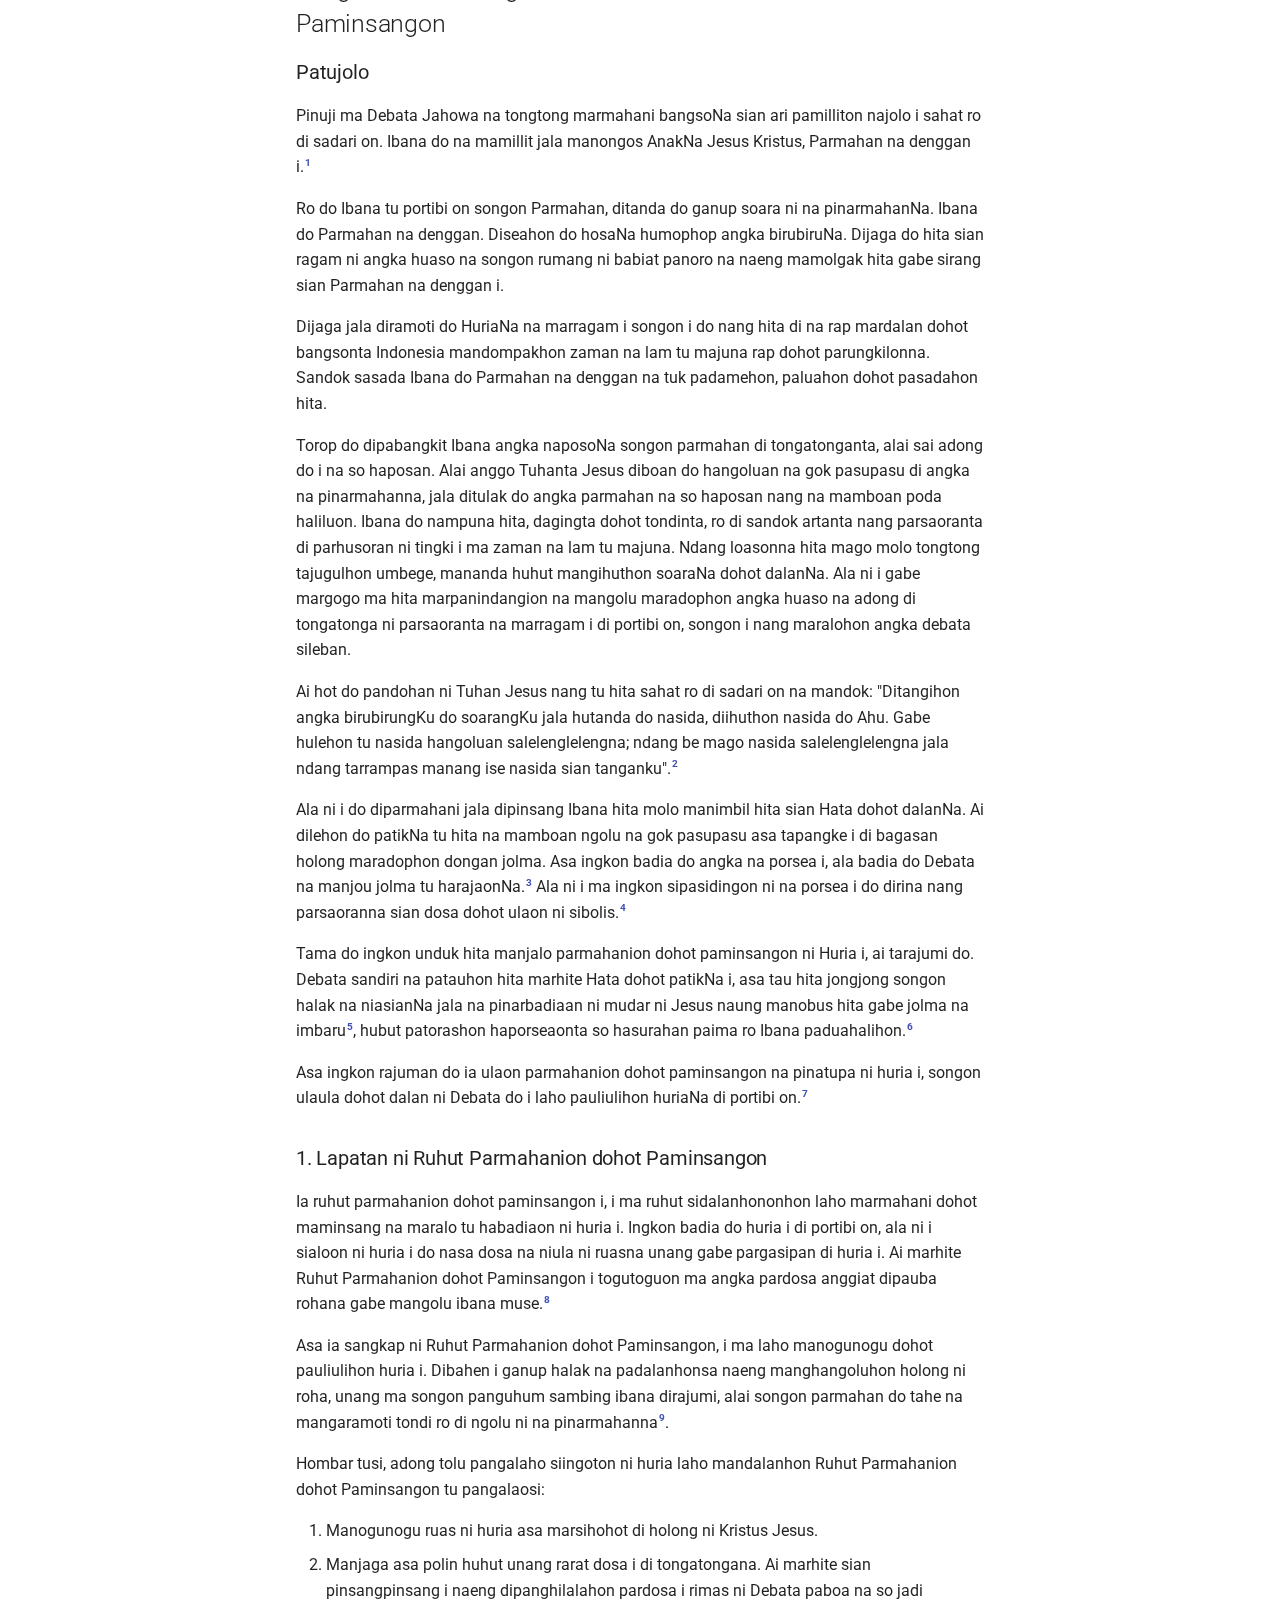
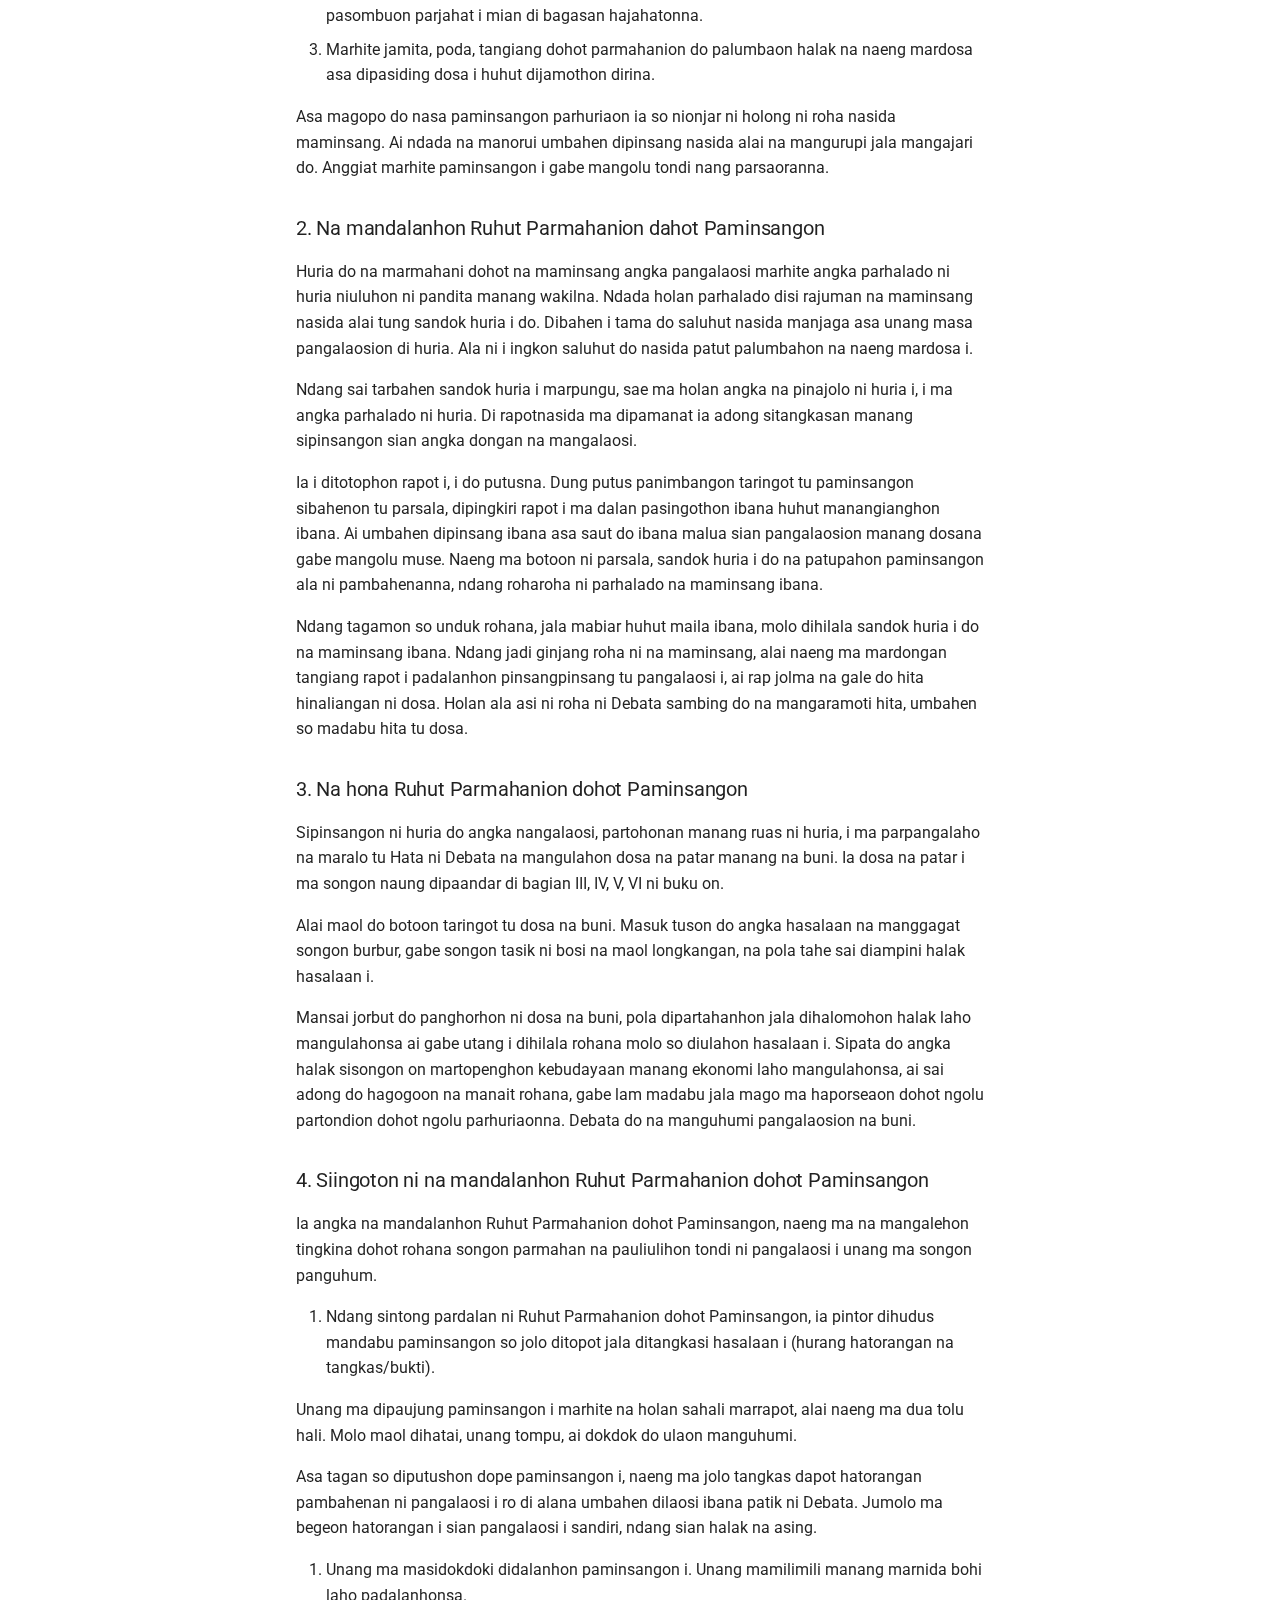
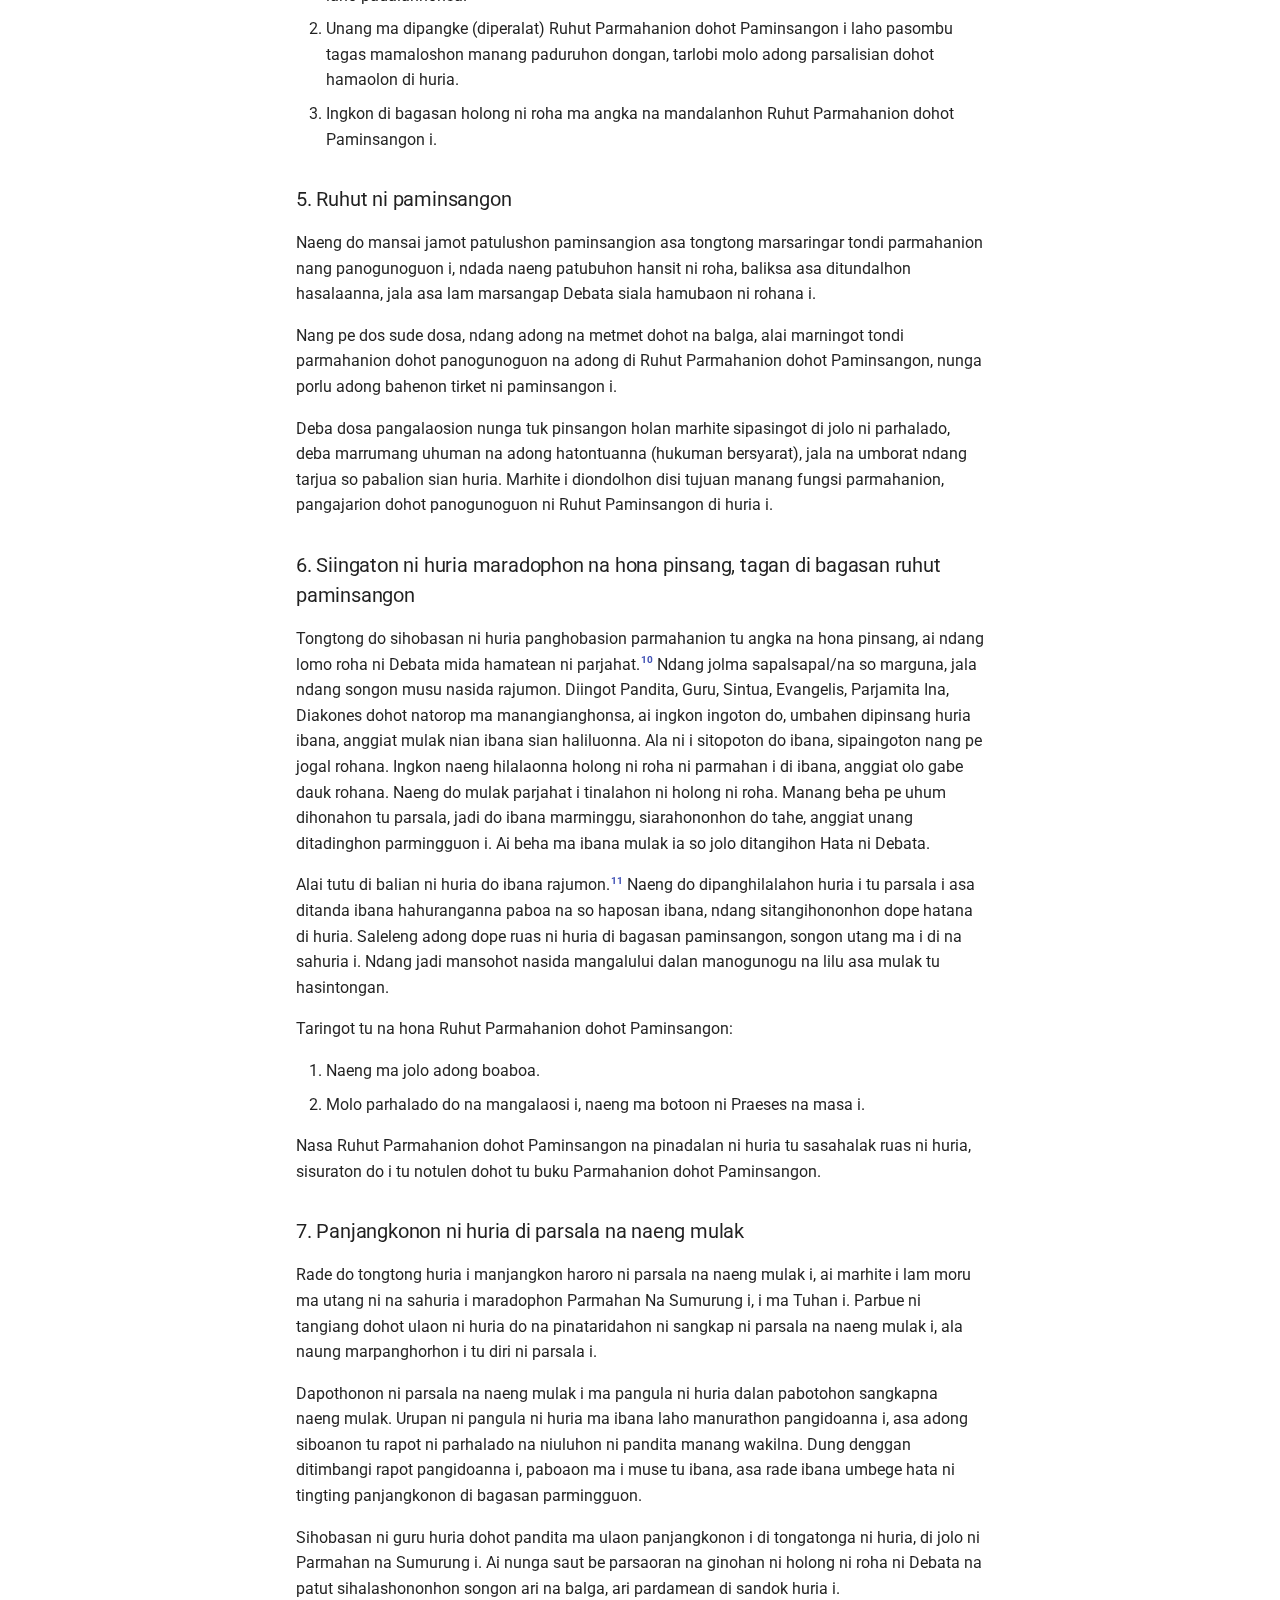
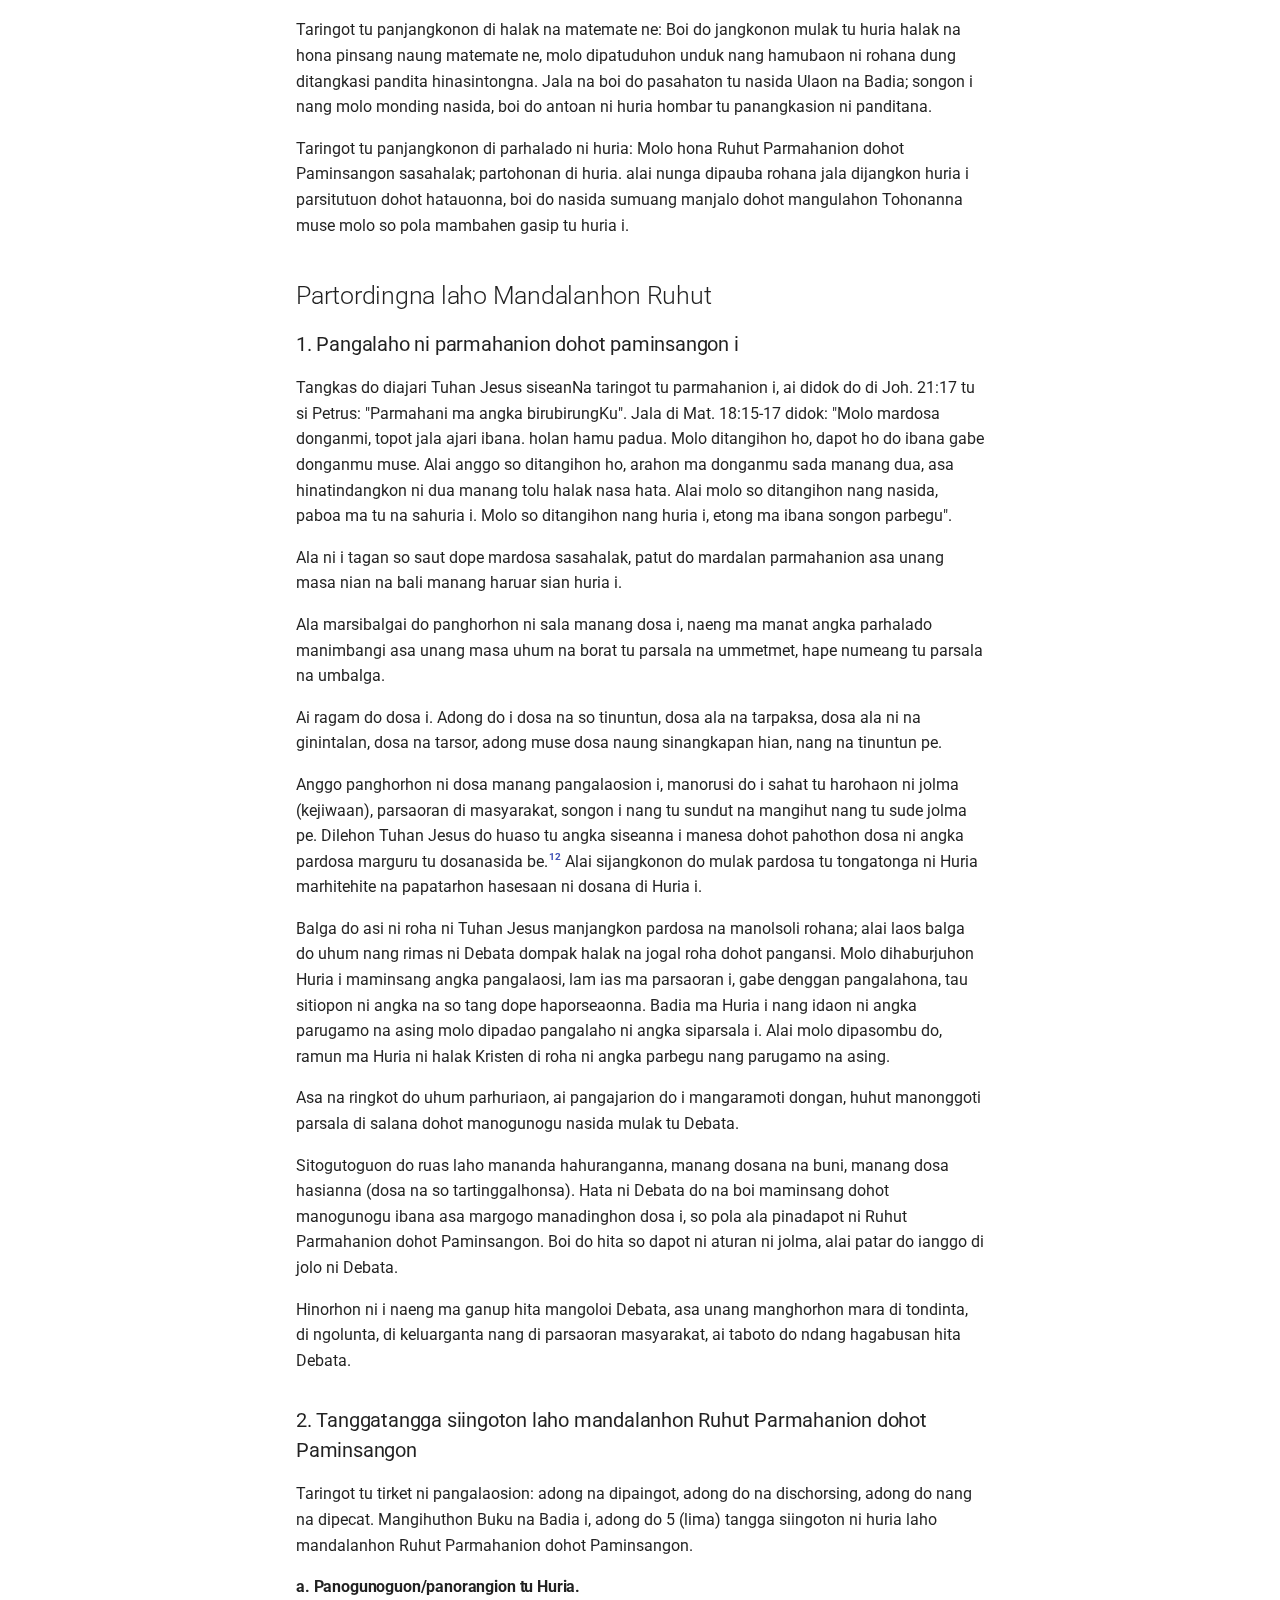
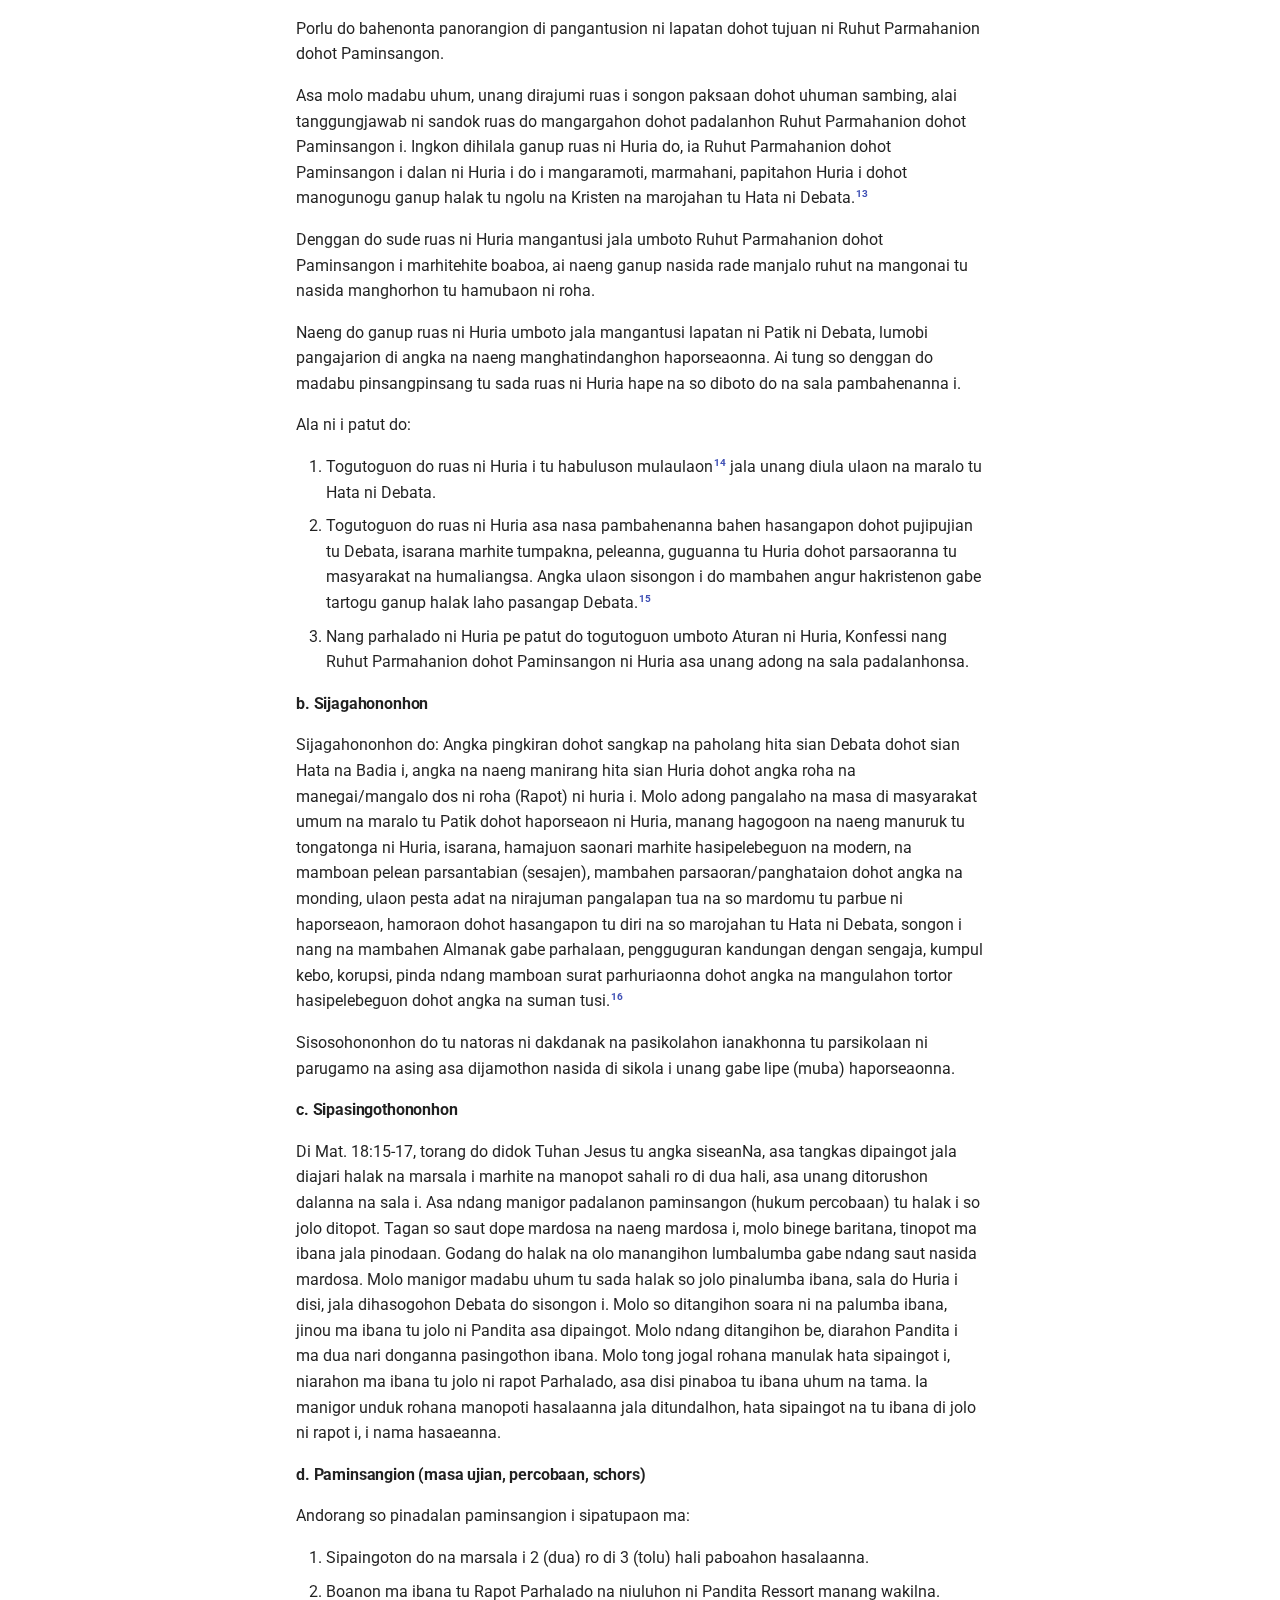
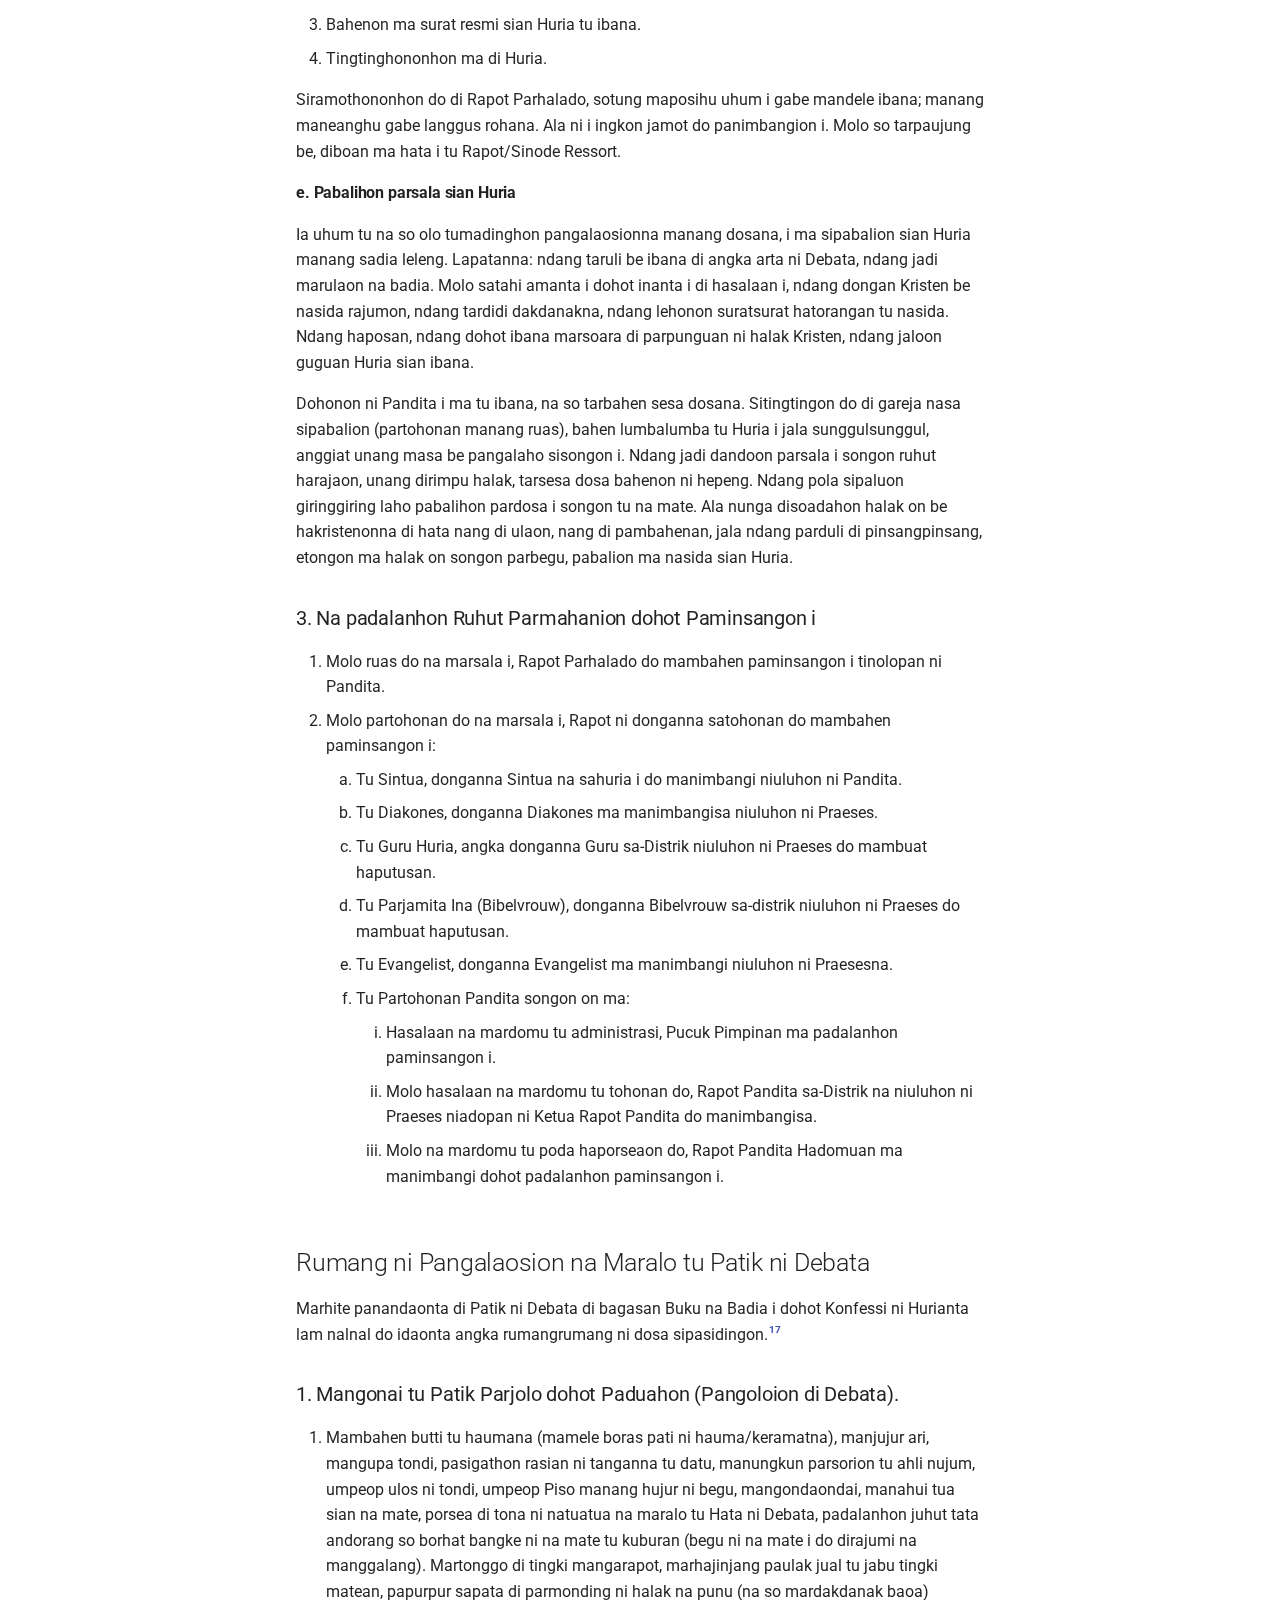
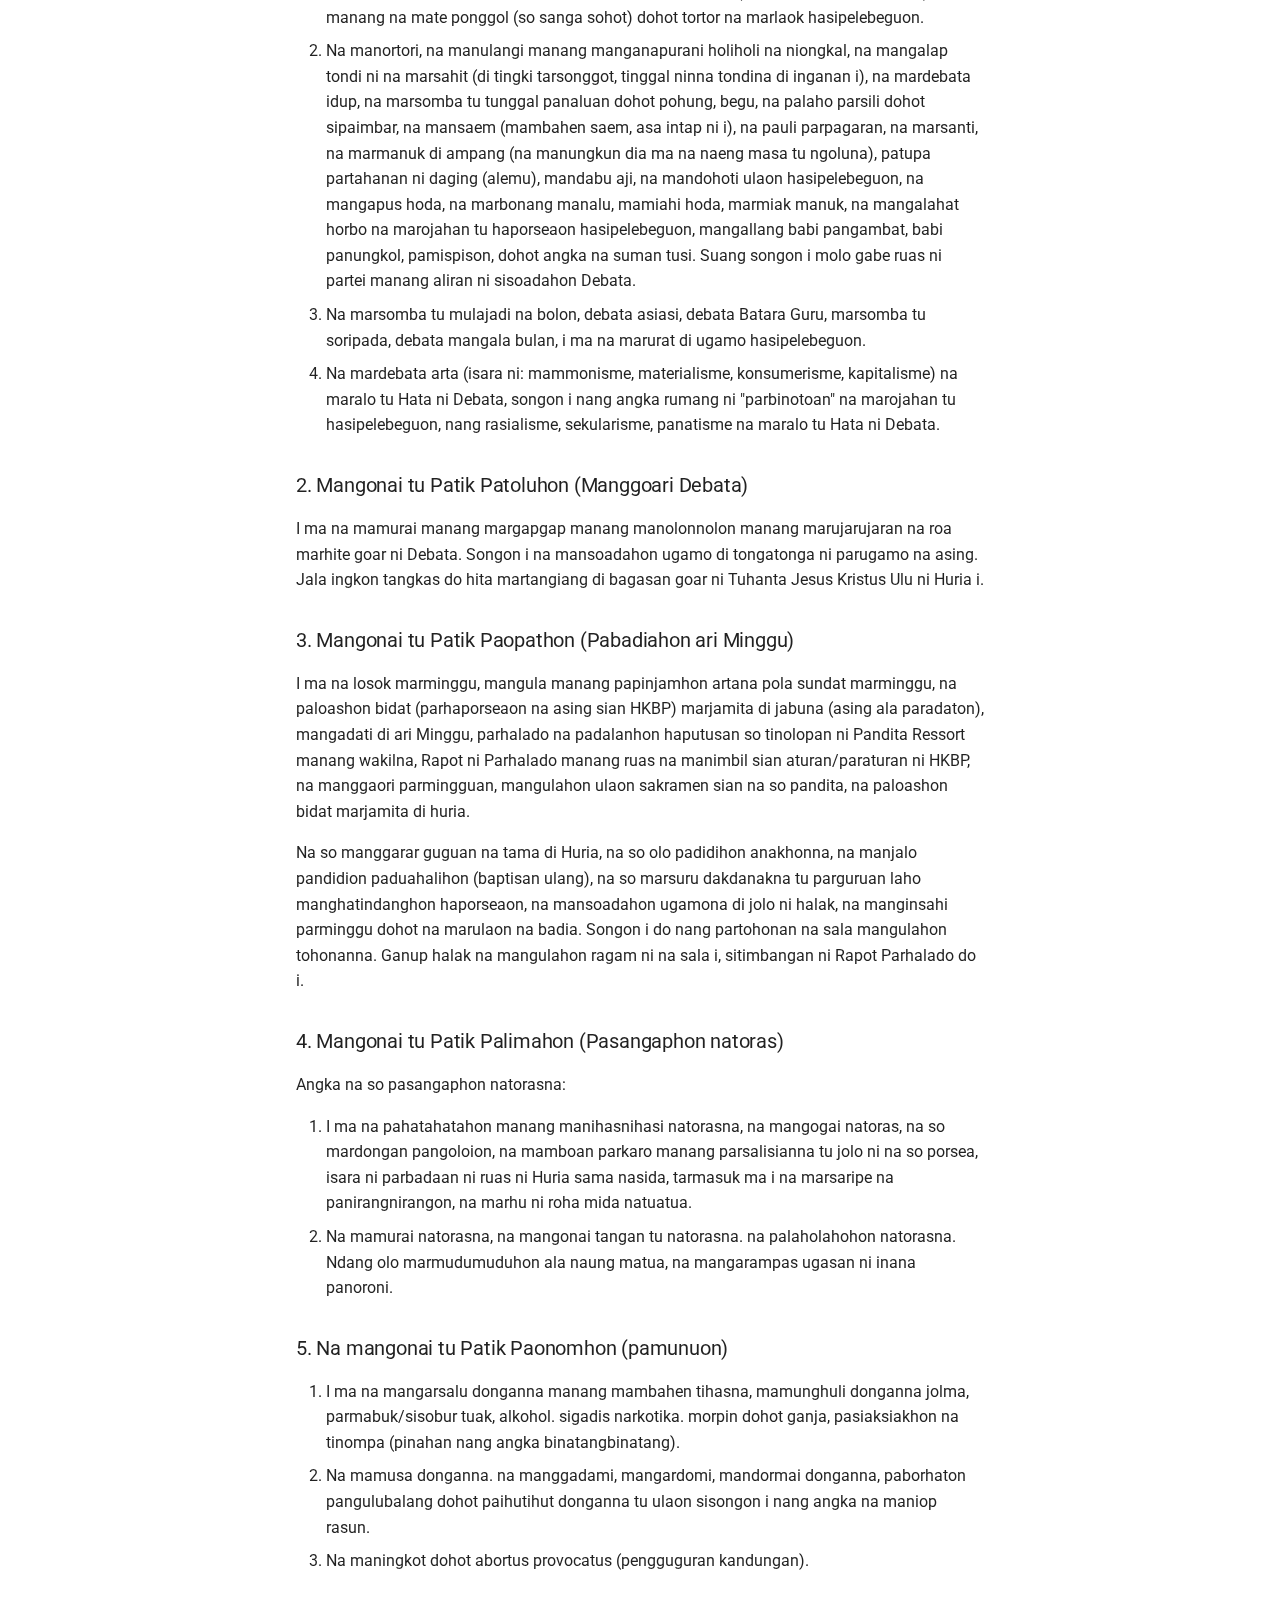
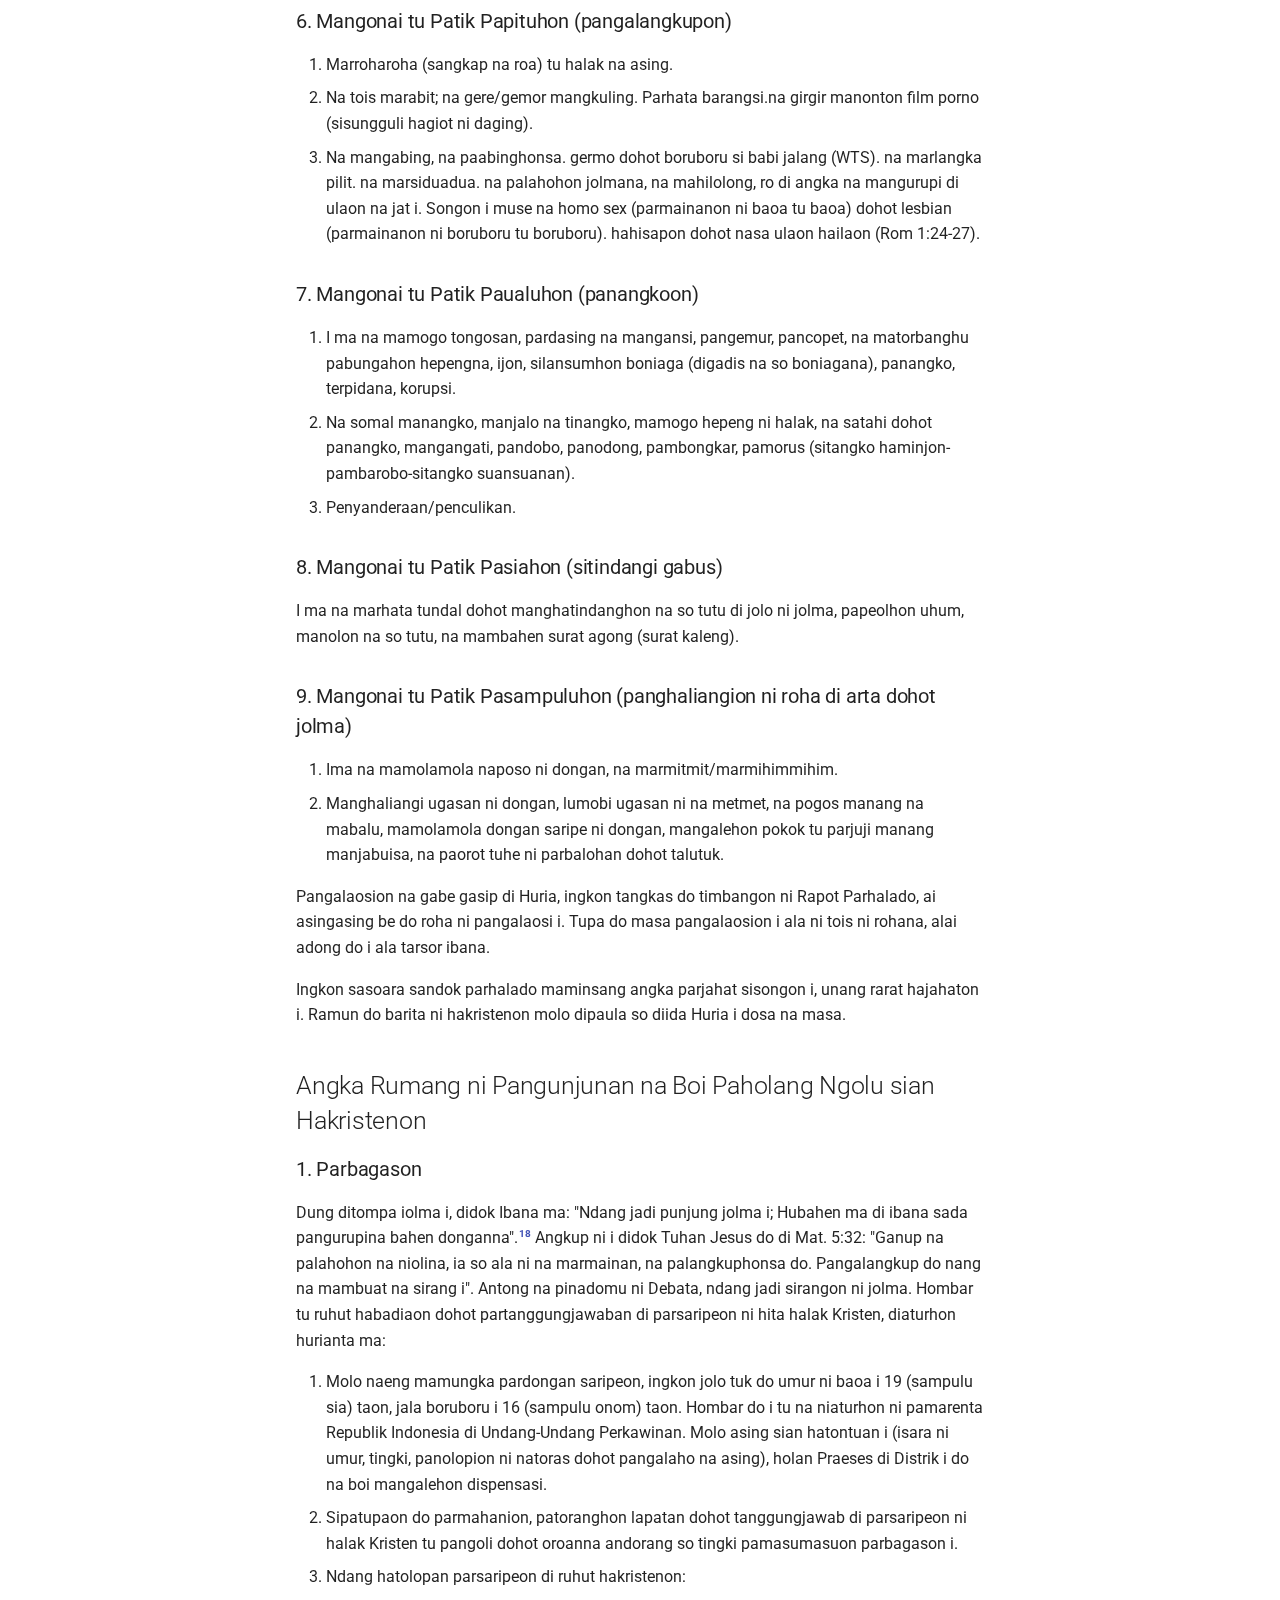
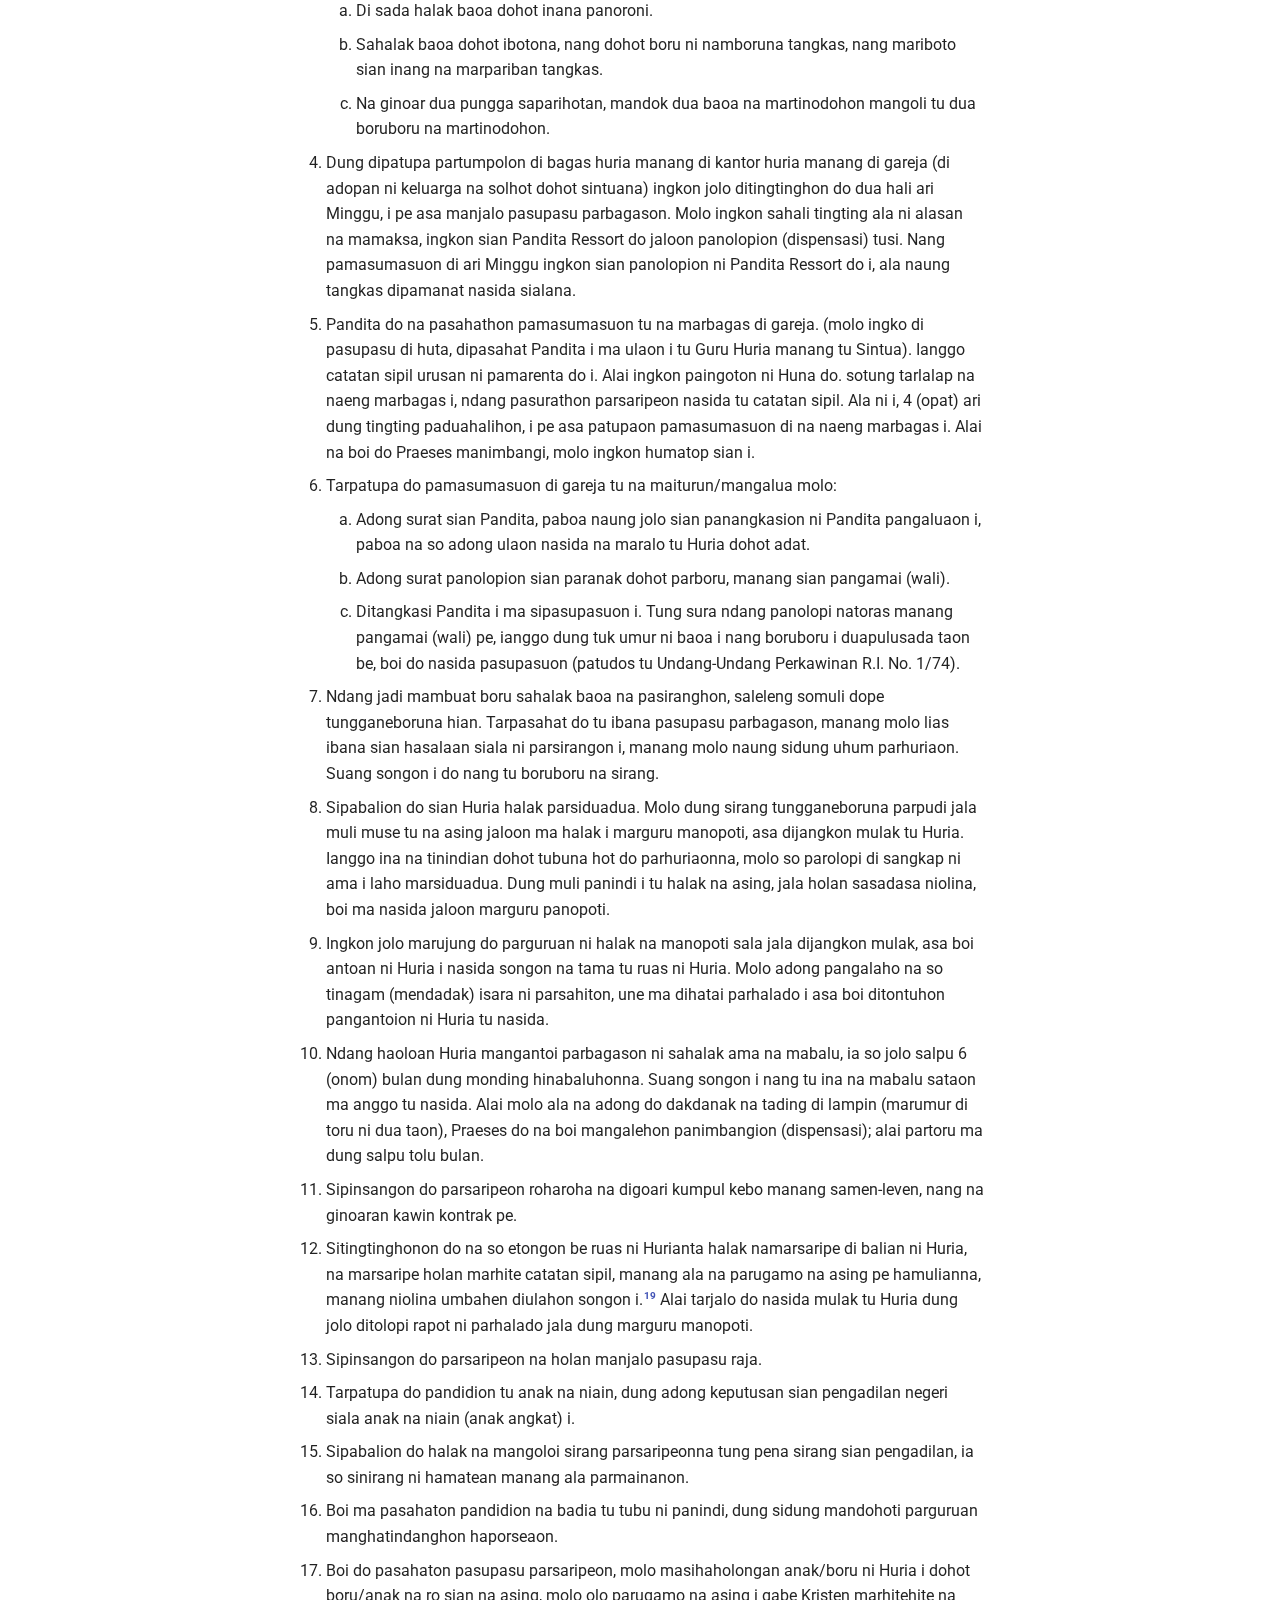
<file: rpp-hkbp/index.html>
<!doctype html>
<html lang="id" class="no-js">
  <head>
    
      <meta charset="utf-8">
      <meta name="viewport" content="width=device-width,initial-scale=1">
      
        <meta name="description" content="Kumpulan teks yang berhubungan dengan HKBP.">
      
      
        <meta name="author" content="Hans5958">
      
      
        <link rel="canonical" href="https://hans5958.github.io/HKBP-Guidebook/rpp-hkbp/">
      
      <link rel="icon" href="../assets/images/favicon.png">
      <meta name="generator" content="mkdocs-1.3.0, mkdocs-material-8.3.9">
    
    
      
        <title>RPP HKBP - HKBP Guidebook</title>
      
    
    
      <link rel="stylesheet" href="../assets/stylesheets/main.1d29e8d0.min.css">
      
        
        <link rel="stylesheet" href="../assets/stylesheets/palette.cbb835fc.min.css">
        
      
      
    
    
    
      
        
        
        <link rel="preconnect" href="https://fonts.gstatic.com" crossorigin>
        <link rel="stylesheet" href="https://fonts.googleapis.com/css?family=Roboto:300,300i,400,400i,700,700i%7CRoboto+Mono:400,400i,700,700i&display=fallback">
        <style>:root{--md-text-font:"Roboto";--md-code-font:"Roboto Mono"}</style>
      
    
    
      <link rel="stylesheet" href="../assets/stylesheets/extra.css">
    
    <script>__md_scope=new URL("..",location),__md_get=(e,_=localStorage,t=__md_scope)=>JSON.parse(_.getItem(t.pathname+"."+e)),__md_set=(e,_,t=localStorage,a=__md_scope)=>{try{t.setItem(a.pathname+"."+e,JSON.stringify(_))}catch(e){}}</script>
    
      
  


  
  


  <script>function gtag(){dataLayer.push(arguments)}window.dataLayer=window.dataLayer||[],gtag("js",new Date),gtag("config","G-MFXDVQ0WW7"),document.addEventListener("DOMContentLoaded",function(){document.forms.search&&document.forms.search.query.addEventListener("blur",function(){this.value&&gtag("event","search",{search_term:this.value})}),"undefined"!=typeof location$&&location$.subscribe(function(e){gtag("config","G-MFXDVQ0WW7",{page_path:e.pathname})})})</script>
  <script async src="https://www.googletagmanager.com/gtag/js?id=G-MFXDVQ0WW7"></script>


    
    
  </head>
  
  
    
    
      
    
    
    
    
    <body dir="ltr" data-md-color-scheme="default" data-md-color-primary="" data-md-color-accent="">
  
    
    
      <script>var palette=__md_get("__palette");if(palette&&"object"==typeof palette.color)for(var key of Object.keys(palette.color))document.body.setAttribute("data-md-color-"+key,palette.color[key])</script>
    
    <input class="md-toggle" data-md-toggle="drawer" type="checkbox" id="__drawer" autocomplete="off">
    <input class="md-toggle" data-md-toggle="search" type="checkbox" id="__search" autocomplete="off">
    <label class="md-overlay" for="__drawer"></label>
    <div data-md-component="skip">
      
        
        <a href="#rpp-hkbp" class="md-skip">
          Lewati ke isi
        </a>
      
    </div>
    <div data-md-component="announce">
      
    </div>
    
    
      

<header class="md-header" data-md-component="header">
  <nav class="md-header__inner md-grid" aria-label="Header">
    <a href=".." title="HKBP Guidebook" class="md-header__button md-logo" aria-label="HKBP Guidebook" data-md-component="logo">
      
  
  <svg xmlns="http://www.w3.org/2000/svg" viewBox="0 0 24 24"><path d="M12 8a3 3 0 0 0 3-3 3 3 0 0 0-3-3 3 3 0 0 0-3 3 3 3 0 0 0 3 3m0 3.54C9.64 9.35 6.5 8 3 8v11c3.5 0 6.64 1.35 9 3.54 2.36-2.19 5.5-3.54 9-3.54V8c-3.5 0-6.64 1.35-9 3.54Z"/></svg>

    </a>
    <label class="md-header__button md-icon" for="__drawer">
      <svg xmlns="http://www.w3.org/2000/svg" viewBox="0 0 24 24"><path d="M3 6h18v2H3V6m0 5h18v2H3v-2m0 5h18v2H3v-2Z"/></svg>
    </label>
    <div class="md-header__title" data-md-component="header-title">
      <div class="md-header__ellipsis">
        <div class="md-header__topic">
          <span class="md-ellipsis">
            HKBP Guidebook
          </span>
        </div>
        <div class="md-header__topic" data-md-component="header-topic">
          <span class="md-ellipsis">
            
              RPP HKBP
            
          </span>
        </div>
      </div>
    </div>
    
      <form class="md-header__option" data-md-component="palette">
        
          
          
          <input class="md-option" data-md-color-media="(prefers-color-scheme: light)" data-md-color-scheme="default" data-md-color-primary="" data-md-color-accent=""  aria-label="Beralih ke mode gelap"  type="radio" name="__palette" id="__palette_1">
          
            <label class="md-header__button md-icon" title="Beralih ke mode gelap" for="__palette_2" hidden>
              <svg xmlns="http://www.w3.org/2000/svg" viewBox="0 0 24 24"><path d="M12 8a4 4 0 0 0-4 4 4 4 0 0 0 4 4 4 4 0 0 0 4-4 4 4 0 0 0-4-4m0 10a6 6 0 0 1-6-6 6 6 0 0 1 6-6 6 6 0 0 1 6 6 6 6 0 0 1-6 6m8-9.31V4h-4.69L12 .69 8.69 4H4v4.69L.69 12 4 15.31V20h4.69L12 23.31 15.31 20H20v-4.69L23.31 12 20 8.69Z"/></svg>
            </label>
          
        
          
          
          <input class="md-option" data-md-color-media="(prefers-color-scheme: dark)" data-md-color-scheme="slate" data-md-color-primary="" data-md-color-accent=""  aria-label="Beralih ke mode terang"  type="radio" name="__palette" id="__palette_2">
          
            <label class="md-header__button md-icon" title="Beralih ke mode terang" for="__palette_1" hidden>
              <svg xmlns="http://www.w3.org/2000/svg" viewBox="0 0 24 24"><path d="M12 18c-.89 0-1.74-.2-2.5-.55C11.56 16.5 13 14.42 13 12c0-2.42-1.44-4.5-3.5-5.45C10.26 6.2 11.11 6 12 6a6 6 0 0 1 6 6 6 6 0 0 1-6 6m8-9.31V4h-4.69L12 .69 8.69 4H4v4.69L.69 12 4 15.31V20h4.69L12 23.31 15.31 20H20v-4.69L23.31 12 20 8.69Z"/></svg>
            </label>
          
        
      </form>
    
    
    
      <label class="md-header__button md-icon" for="__search">
        <svg xmlns="http://www.w3.org/2000/svg" viewBox="0 0 24 24"><path d="M9.5 3A6.5 6.5 0 0 1 16 9.5c0 1.61-.59 3.09-1.56 4.23l.27.27h.79l5 5-1.5 1.5-5-5v-.79l-.27-.27A6.516 6.516 0 0 1 9.5 16 6.5 6.5 0 0 1 3 9.5 6.5 6.5 0 0 1 9.5 3m0 2C7 5 5 7 5 9.5S7 14 9.5 14 14 12 14 9.5 12 5 9.5 5Z"/></svg>
      </label>
      <div class="md-search" data-md-component="search" role="dialog">
  <label class="md-search__overlay" for="__search"></label>
  <div class="md-search__inner" role="search">
    <form class="md-search__form" name="search">
      <input type="text" class="md-search__input" name="query" aria-label="Cari" placeholder="Cari" autocapitalize="off" autocorrect="off" autocomplete="off" spellcheck="false" data-md-component="search-query" required>
      <label class="md-search__icon md-icon" for="__search">
        <svg xmlns="http://www.w3.org/2000/svg" viewBox="0 0 24 24"><path d="M9.5 3A6.5 6.5 0 0 1 16 9.5c0 1.61-.59 3.09-1.56 4.23l.27.27h.79l5 5-1.5 1.5-5-5v-.79l-.27-.27A6.516 6.516 0 0 1 9.5 16 6.5 6.5 0 0 1 3 9.5 6.5 6.5 0 0 1 9.5 3m0 2C7 5 5 7 5 9.5S7 14 9.5 14 14 12 14 9.5 12 5 9.5 5Z"/></svg>
        <svg xmlns="http://www.w3.org/2000/svg" viewBox="0 0 24 24"><path d="M20 11v2H8l5.5 5.5-1.42 1.42L4.16 12l7.92-7.92L13.5 5.5 8 11h12Z"/></svg>
      </label>
      <nav class="md-search__options" aria-label="Search">
        
        <button type="reset" class="md-search__icon md-icon" aria-label="Clear" tabindex="-1">
          <svg xmlns="http://www.w3.org/2000/svg" viewBox="0 0 24 24"><path d="M19 6.41 17.59 5 12 10.59 6.41 5 5 6.41 10.59 12 5 17.59 6.41 19 12 13.41 17.59 19 19 17.59 13.41 12 19 6.41Z"/></svg>
        </button>
      </nav>
      
    </form>
    <div class="md-search__output">
      <div class="md-search__scrollwrap" data-md-scrollfix>
        <div class="md-search-result" data-md-component="search-result">
          <div class="md-search-result__meta">
            Initializing search
          </div>
          <ol class="md-search-result__list"></ol>
        </div>
      </div>
    </div>
  </div>
</div>
    
    
      <div class="md-header__source">
        <a href="https://github.com/Hans5958/HKBP-Guidebook" title="Menuju repositori" class="md-source" data-md-component="source">
  <div class="md-source__icon md-icon">
    
    <svg xmlns="http://www.w3.org/2000/svg" viewBox="0 0 448 512"><!--! Font Awesome Free 6.1.1 by @fontawesome - https://fontawesome.com License - https://fontawesome.com/license/free (Icons: CC BY 4.0, Fonts: SIL OFL 1.1, Code: MIT License) Copyright 2022 Fonticons, Inc.--><path d="M439.55 236.05 244 40.45a28.87 28.87 0 0 0-40.81 0l-40.66 40.63 51.52 51.52c27.06-9.14 52.68 16.77 43.39 43.68l49.66 49.66c34.23-11.8 61.18 31 35.47 56.69-26.49 26.49-70.21-2.87-56-37.34L240.22 199v121.85c25.3 12.54 22.26 41.85 9.08 55a34.34 34.34 0 0 1-48.55 0c-17.57-17.6-11.07-46.91 11.25-56v-123c-20.8-8.51-24.6-30.74-18.64-45L142.57 101 8.45 235.14a28.86 28.86 0 0 0 0 40.81l195.61 195.6a28.86 28.86 0 0 0 40.8 0l194.69-194.69a28.86 28.86 0 0 0 0-40.81z"/></svg>
  </div>
  <div class="md-source__repository">
    Hans5958/HKBP-Guidebook
  </div>
</a>
      </div>
    
  </nav>
  
</header>
    
    <div class="md-container" data-md-component="container">
      
      
        
          
        
      
      <main class="md-main" data-md-component="main">
        <div class="md-main__inner md-grid">
          
            
              
              <div class="md-sidebar md-sidebar--primary" data-md-component="sidebar" data-md-type="navigation" >
                <div class="md-sidebar__scrollwrap">
                  <div class="md-sidebar__inner">
                    


<nav class="md-nav md-nav--primary" aria-label="Navigation" data-md-level="0">
  <label class="md-nav__title" for="__drawer">
    <a href=".." title="HKBP Guidebook" class="md-nav__button md-logo" aria-label="HKBP Guidebook" data-md-component="logo">
      
  
  <svg xmlns="http://www.w3.org/2000/svg" viewBox="0 0 24 24"><path d="M12 8a3 3 0 0 0 3-3 3 3 0 0 0-3-3 3 3 0 0 0-3 3 3 3 0 0 0 3 3m0 3.54C9.64 9.35 6.5 8 3 8v11c3.5 0 6.64 1.35 9 3.54 2.36-2.19 5.5-3.54 9-3.54V8c-3.5 0-6.64 1.35-9 3.54Z"/></svg>

    </a>
    HKBP Guidebook
  </label>
  
    <div class="md-nav__source">
      <a href="https://github.com/Hans5958/HKBP-Guidebook" title="Menuju repositori" class="md-source" data-md-component="source">
  <div class="md-source__icon md-icon">
    
    <svg xmlns="http://www.w3.org/2000/svg" viewBox="0 0 448 512"><!--! Font Awesome Free 6.1.1 by @fontawesome - https://fontawesome.com License - https://fontawesome.com/license/free (Icons: CC BY 4.0, Fonts: SIL OFL 1.1, Code: MIT License) Copyright 2022 Fonticons, Inc.--><path d="M439.55 236.05 244 40.45a28.87 28.87 0 0 0-40.81 0l-40.66 40.63 51.52 51.52c27.06-9.14 52.68 16.77 43.39 43.68l49.66 49.66c34.23-11.8 61.18 31 35.47 56.69-26.49 26.49-70.21-2.87-56-37.34L240.22 199v121.85c25.3 12.54 22.26 41.85 9.08 55a34.34 34.34 0 0 1-48.55 0c-17.57-17.6-11.07-46.91 11.25-56v-123c-20.8-8.51-24.6-30.74-18.64-45L142.57 101 8.45 235.14a28.86 28.86 0 0 0 0 40.81l195.61 195.6a28.86 28.86 0 0 0 40.8 0l194.69-194.69a28.86 28.86 0 0 0 0-40.81z"/></svg>
  </div>
  <div class="md-source__repository">
    Hans5958/HKBP-Guidebook
  </div>
</a>
    </div>
  
  <ul class="md-nav__list" data-md-scrollfix>
    
      
      
      

  
  
  
    <li class="md-nav__item">
      <a href=".." class="md-nav__link">
        Halaman Utama
      </a>
    </li>
  

    
      
      
      

  
  
  
    
    <li class="md-nav__item md-nav__item--nested">
      
      
        <input class="md-nav__toggle md-toggle" data-md-toggle="__nav_2" type="checkbox" id="__nav_2" >
      
      
      
      
        <label class="md-nav__link" for="__nav_2">
          Sepuluh Perintah Allah
          <span class="md-nav__icon md-icon"></span>
        </label>
      
      <nav class="md-nav" aria-label="Sepuluh Perintah Allah" data-md-level="1">
        <label class="md-nav__title" for="__nav_2">
          <span class="md-nav__icon md-icon"></span>
          Sepuluh Perintah Allah
        </label>
        <ul class="md-nav__list" data-md-scrollfix>
          
            
              
  
  
  
    <li class="md-nav__item">
      <a href="../sepuluh-perintah-allah/" class="md-nav__link">
        Bahasa Indonesia – Sepuluh Perintah Allah
      </a>
    </li>
  

            
          
            
              
  
  
  
    <li class="md-nav__item">
      <a href="../patik-ni-debata/" class="md-nav__link">
        Bahasa Batak – Patik Ni Debata
      </a>
    </li>
  

            
          
        </ul>
      </nav>
    </li>
  

    
      
      
      

  
  
  
    
    <li class="md-nav__item md-nav__item--nested">
      
      
        <input class="md-nav__toggle md-toggle" data-md-toggle="__nav_3" type="checkbox" id="__nav_3" >
      
      
      
      
        <label class="md-nav__link" for="__nav_3">
          Kesaksian Iman Kristen
          <span class="md-nav__icon md-icon"></span>
        </label>
      
      <nav class="md-nav" aria-label="Kesaksian Iman Kristen" data-md-level="1">
        <label class="md-nav__title" for="__nav_3">
          <span class="md-nav__icon md-icon"></span>
          Kesaksian Iman Kristen
        </label>
        <ul class="md-nav__list" data-md-scrollfix>
          
            
              
  
  
  
    <li class="md-nav__item">
      <a href="../kesaksian-iman-kristen/" class="md-nav__link">
        Bahasa Indonesia – Kesaksian Iman Kristen
      </a>
    </li>
  

            
          
            
              
  
  
  
    <li class="md-nav__item">
      <a href="../hata-haporseaon/" class="md-nav__link">
        Bahasa Batak – Hata Haporseaon
      </a>
    </li>
  

            
          
        </ul>
      </nav>
    </li>
  

    
      
      
      

  
  
  
    
    <li class="md-nav__item md-nav__item--nested">
      
      
        <input class="md-nav__toggle md-toggle" data-md-toggle="__nav_4" type="checkbox" id="__nav_4" >
      
      
      
      
        <label class="md-nav__link" for="__nav_4">
          Doa Bapa Kami
          <span class="md-nav__icon md-icon"></span>
        </label>
      
      <nav class="md-nav" aria-label="Doa Bapa Kami" data-md-level="1">
        <label class="md-nav__title" for="__nav_4">
          <span class="md-nav__icon md-icon"></span>
          Doa Bapa Kami
        </label>
        <ul class="md-nav__list" data-md-scrollfix>
          
            
              
  
  
  
    <li class="md-nav__item">
      <a href="../doa-bapa-kami/" class="md-nav__link">
        Bahasa Indonesia – Doa Bapa Kami
      </a>
    </li>
  

            
          
            
              
  
  
  
    <li class="md-nav__item">
      <a href="../tangiang-ale-amanami/" class="md-nav__link">
        Bahasa Batak – Tangiang Ale Amanami
      </a>
    </li>
  

            
          
        </ul>
      </nav>
    </li>
  

    
      
      
      

  
  
  
    
    <li class="md-nav__item md-nav__item--nested">
      
      
        <input class="md-nav__toggle md-toggle" data-md-toggle="__nav_5" type="checkbox" id="__nav_5" >
      
      
      
      
        <label class="md-nav__link" for="__nav_5">
          Sakramen Baptisan Kudus
          <span class="md-nav__icon md-icon"></span>
        </label>
      
      <nav class="md-nav" aria-label="Sakramen Baptisan Kudus" data-md-level="1">
        <label class="md-nav__title" for="__nav_5">
          <span class="md-nav__icon md-icon"></span>
          Sakramen Baptisan Kudus
        </label>
        <ul class="md-nav__list" data-md-scrollfix>
          
            
              
  
  
  
    <li class="md-nav__item">
      <a href="../sakramen-baptisan-kudus/" class="md-nav__link">
        Bahasa Indonesia – Sakramen Baptisan Kudus
      </a>
    </li>
  

            
          
            
              
  
  
  
    <li class="md-nav__item">
      <a href="../pandidion/" class="md-nav__link">
        Bahasa Batak – Pandidion
      </a>
    </li>
  

            
          
        </ul>
      </nav>
    </li>
  

    
      
      
      

  
  
  
    
    <li class="md-nav__item md-nav__item--nested">
      
      
        <input class="md-nav__toggle md-toggle" data-md-toggle="__nav_6" type="checkbox" id="__nav_6" >
      
      
      
      
        <label class="md-nav__link" for="__nav_6">
          Sakramen Perjamuan Kudus
          <span class="md-nav__icon md-icon"></span>
        </label>
      
      <nav class="md-nav" aria-label="Sakramen Perjamuan Kudus" data-md-level="1">
        <label class="md-nav__title" for="__nav_6">
          <span class="md-nav__icon md-icon"></span>
          Sakramen Perjamuan Kudus
        </label>
        <ul class="md-nav__list" data-md-scrollfix>
          
            
              
  
  
  
    <li class="md-nav__item">
      <a href="../sakramen-perjamuan-kudus/" class="md-nav__link">
        Bahasa Indonesia – Sakramen Perjamuan Kudus
      </a>
    </li>
  

            
          
            
              
  
  
  
    <li class="md-nav__item">
      <a href="../marulaon-na-badia/" class="md-nav__link">
        Bahasa Batak – Marulaon Na Badia
      </a>
    </li>
  

            
          
        </ul>
      </nav>
    </li>
  

    
      
      
      

  
  
  
    <li class="md-nav__item">
      <a href="../konfesi-hkbp/" class="md-nav__link">
        Konfesi HKBP
      </a>
    </li>
  

    
      
      
      

  
  
    
  
  
    <li class="md-nav__item md-nav__item--active">
      
      <input class="md-nav__toggle md-toggle" data-md-toggle="toc" type="checkbox" id="__toc">
      
      
        
      
      
        <label class="md-nav__link md-nav__link--active" for="__toc">
          RPP HKBP
          <span class="md-nav__icon md-icon"></span>
        </label>
      
      <a href="./" class="md-nav__link md-nav__link--active">
        RPP HKBP
      </a>
      
        

<nav class="md-nav md-nav--secondary" aria-label="Daftar isi">
  
  
  
    
  
  
    <label class="md-nav__title" for="__toc">
      <span class="md-nav__icon md-icon"></span>
      Daftar isi
    </label>
    <ul class="md-nav__list" data-md-component="toc" data-md-scrollfix>
      
        <li class="md-nav__item">
  <a href="#kata-sambutan" class="md-nav__link">
    Kata Sambutan
  </a>
  
</li>
      
        <li class="md-nav__item">
  <a href="#pangantusion-taringot-tu-ruhut-parmahanion-dohot-paminsangon" class="md-nav__link">
    Pangantusion Taringot tu Ruhut Parmahanion dohot Paminsangon
  </a>
  
    <nav class="md-nav" aria-label="Pangantusion Taringot tu Ruhut Parmahanion dohot Paminsangon">
      <ul class="md-nav__list">
        
          <li class="md-nav__item">
  <a href="#patujolo" class="md-nav__link">
    Patujolo
  </a>
  
</li>
        
          <li class="md-nav__item">
  <a href="#1-lapatan-ni-ruhut-parmahanion-dohot-paminsangon" class="md-nav__link">
    1. Lapatan ni Ruhut Parmahanion dohot Paminsangon
  </a>
  
</li>
        
          <li class="md-nav__item">
  <a href="#2-na-mandalanhon-ruhut-parmahanion-dahot-paminsangon" class="md-nav__link">
    2. Na mandalanhon Ruhut Parmahanion dahot Paminsangon
  </a>
  
</li>
        
          <li class="md-nav__item">
  <a href="#3-na-hona-ruhut-parmahanion-dohot-paminsangon" class="md-nav__link">
    3. Na hona Ruhut Parmahanion dohot Paminsangon
  </a>
  
</li>
        
          <li class="md-nav__item">
  <a href="#4-siingoton-ni-na-mandalanhon-ruhut-parmahanion-dohot-paminsangon" class="md-nav__link">
    4. Siingoton ni na mandalanhon Ruhut Parmahanion dohot Paminsangon
  </a>
  
</li>
        
          <li class="md-nav__item">
  <a href="#5-ruhut-ni-paminsangon" class="md-nav__link">
    5. Ruhut ni paminsangon
  </a>
  
</li>
        
          <li class="md-nav__item">
  <a href="#6-siingaton-ni-huria-maradophon-na-hona-pinsang-tagan-di-bagasan-ruhut-paminsangon" class="md-nav__link">
    6. Siingaton ni huria maradophon na hona pinsang, tagan di bagasan ruhut paminsangon
  </a>
  
</li>
        
          <li class="md-nav__item">
  <a href="#7-panjangkonon-ni-huria-di-parsala-na-naeng-mulak" class="md-nav__link">
    7. Panjangkonon ni huria di parsala na naeng mulak
  </a>
  
</li>
        
      </ul>
    </nav>
  
</li>
      
        <li class="md-nav__item">
  <a href="#partordingna-laho-mandalanhon-ruhut" class="md-nav__link">
    Partordingna laho Mandalanhon Ruhut
  </a>
  
    <nav class="md-nav" aria-label="Partordingna laho Mandalanhon Ruhut">
      <ul class="md-nav__list">
        
          <li class="md-nav__item">
  <a href="#1-pangalaho-ni-parmahanion-dohot-paminsangon-i" class="md-nav__link">
    1. Pangalaho ni parmahanion dohot paminsangon i
  </a>
  
</li>
        
          <li class="md-nav__item">
  <a href="#2-tanggatangga-siingoton-laho-mandalanhon-ruhut-parmahanion-dohot-paminsangon" class="md-nav__link">
    2. Tanggatangga siingoton laho mandalanhon Ruhut Parmahanion dohot Paminsangon
  </a>
  
    <nav class="md-nav" aria-label="2. Tanggatangga siingoton laho mandalanhon Ruhut Parmahanion dohot Paminsangon">
      <ul class="md-nav__list">
        
          <li class="md-nav__item">
  <a href="#a-panogunoguonpanorangion-tu-huria" class="md-nav__link">
    a. Panogunoguon/panorangion tu Huria.
  </a>
  
</li>
        
          <li class="md-nav__item">
  <a href="#b-sijagahononhon" class="md-nav__link">
    b. Sijagahononhon
  </a>
  
</li>
        
          <li class="md-nav__item">
  <a href="#c-sipasingothononhon" class="md-nav__link">
    c. Sipasingothononhon
  </a>
  
</li>
        
          <li class="md-nav__item">
  <a href="#d-paminsangion-masa-ujian-percobaan-schors" class="md-nav__link">
    d. Paminsangion (masa ujian, percobaan, schors)
  </a>
  
</li>
        
          <li class="md-nav__item">
  <a href="#e-pabalihon-parsala-sian-huria" class="md-nav__link">
    e. Pabalihon parsala sian Huria
  </a>
  
</li>
        
      </ul>
    </nav>
  
</li>
        
          <li class="md-nav__item">
  <a href="#3-na-padalanhon-ruhut-parmahanion-dohot-paminsangon-i" class="md-nav__link">
    3. Na padalanhon Ruhut Parmahanion dohot Paminsangon i
  </a>
  
</li>
        
      </ul>
    </nav>
  
</li>
      
        <li class="md-nav__item">
  <a href="#rumang-ni-pangalaosion-na-maralo-tu-patik-ni-debata" class="md-nav__link">
    Rumang ni Pangalaosion na Maralo tu Patik ni Debata
  </a>
  
    <nav class="md-nav" aria-label="Rumang ni Pangalaosion na Maralo tu Patik ni Debata">
      <ul class="md-nav__list">
        
          <li class="md-nav__item">
  <a href="#1-mangonai-tu-patik-parjolo-dohot-paduahon-pangoloion-di-debata" class="md-nav__link">
    1. Mangonai tu Patik Parjolo dohot Paduahon (Pangoloion di Debata).
  </a>
  
</li>
        
          <li class="md-nav__item">
  <a href="#2-mangonai-tu-patik-patoluhon-manggoari-debata" class="md-nav__link">
    2. Mangonai tu Patik Patoluhon (Manggoari Debata)
  </a>
  
</li>
        
          <li class="md-nav__item">
  <a href="#3-mangonai-tu-patik-paopathon-pabadiahon-ari-minggu" class="md-nav__link">
    3. Mangonai tu Patik Paopathon (Pabadiahon ari Minggu)
  </a>
  
</li>
        
          <li class="md-nav__item">
  <a href="#4-mangonai-tu-patik-palimahon-pasangaphon-natoras" class="md-nav__link">
    4. Mangonai tu Patik Palimahon (Pasangaphon natoras)
  </a>
  
</li>
        
          <li class="md-nav__item">
  <a href="#5-na-mangonai-tu-patik-paonomhon-pamunuon" class="md-nav__link">
    5. Na mangonai tu Patik Paonomhon (pamunuon)
  </a>
  
</li>
        
          <li class="md-nav__item">
  <a href="#6-mangonai-tu-patik-papituhon-pangalangkupon" class="md-nav__link">
    6. Mangonai tu Patik Papituhon (pangalangkupon)
  </a>
  
</li>
        
          <li class="md-nav__item">
  <a href="#7-mangonai-tu-patik-paualuhon-panangkoon" class="md-nav__link">
    7. Mangonai tu Patik Paualuhon (panangkoon)
  </a>
  
</li>
        
          <li class="md-nav__item">
  <a href="#8-mangonai-tu-patik-pasiahon-sitindangi-gabus" class="md-nav__link">
    8. Mangonai tu Patik Pasiahon (sitindangi gabus)
  </a>
  
</li>
        
          <li class="md-nav__item">
  <a href="#9-mangonai-tu-patik-pasampuluhon-panghaliangion-ni-roha-di-arta-dohot-jolma" class="md-nav__link">
    9. Mangonai tu Patik Pasampuluhon (panghaliangion ni roha di arta dohot jolma)
  </a>
  
</li>
        
      </ul>
    </nav>
  
</li>
      
        <li class="md-nav__item">
  <a href="#angka-rumang-ni-pangunjunan-na-boi-paholang-ngolu-sian-hakristenon" class="md-nav__link">
    Angka Rumang ni Pangunjunan na Boi Paholang Ngolu sian Hakristenon
  </a>
  
    <nav class="md-nav" aria-label="Angka Rumang ni Pangunjunan na Boi Paholang Ngolu sian Hakristenon">
      <ul class="md-nav__list">
        
          <li class="md-nav__item">
  <a href="#1-parbagason" class="md-nav__link">
    1. Parbagason
  </a>
  
</li>
        
          <li class="md-nav__item">
  <a href="#2-ari-parsorang-ni-dakdanak-dohot-pandidion" class="md-nav__link">
    2. Ari parsorang ni dakdanak dohot pandidion
  </a>
  
</li>
        
          <li class="md-nav__item">
  <a href="#3-parguru-manghatindanghon-haporseaon" class="md-nav__link">
    3. Parguru Manghatindanghon Haporseaon
  </a>
  
</li>
        
          <li class="md-nav__item">
  <a href="#4-di-tingki-na-matean" class="md-nav__link">
    4. Di tingki na matean
  </a>
  
    <nav class="md-nav" aria-label="4. Di tingki na matean">
      <ul class="md-nav__list">
        
          <li class="md-nav__item">
  <a href="#a-na-so-jadi" class="md-nav__link">
    A. Na so jadi:
  </a>
  
</li>
        
          <li class="md-nav__item">
  <a href="#b-na-jadi" class="md-nav__link">
    B. Na jadi:
  </a>
  
</li>
        
          <li class="md-nav__item">
  <a href="#c-sitiroan" class="md-nav__link">
    C. Sitiroan:
  </a>
  
</li>
        
      </ul>
    </nav>
  
</li>
        
          <li class="md-nav__item">
  <a href="#5-mangongkal-holi" class="md-nav__link">
    5. Mangongkal holi
  </a>
  
</li>
        
          <li class="md-nav__item">
  <a href="#6-gondang" class="md-nav__link">
    6. Gondang.
  </a>
  
</li>
        
      </ul>
    </nav>
  
</li>
      
        <li class="md-nav__item">
  <a href="#deba-pangalaho-sialoon-dohot-sipasidingon-unang-hasurahan" class="md-nav__link">
    Deba Pangalaho Sialoon dohot Sipasidingon Unang Hasurahan
  </a>
  
    <nav class="md-nav" aria-label="Deba Pangalaho Sialoon dohot Sipasidingon Unang Hasurahan">
      <ul class="md-nav__list">
        
          <li class="md-nav__item">
  <a href="#1-juji" class="md-nav__link">
    1. Juji
  </a>
  
</li>
        
          <li class="md-nav__item">
  <a href="#2-pamunu" class="md-nav__link">
    2. Pamunu
  </a>
  
</li>
        
          <li class="md-nav__item">
  <a href="#3-parmabuk-dohot-parganja" class="md-nav__link">
    3. Parmabuk dohot parganja
  </a>
  
</li>
        
      </ul>
    </nav>
  
</li>
      
        <li class="md-nav__item">
  <a href="#hajongjongan-maradophon-parugamo-na-asing-dohot-huria-na-mamulik-dohot-bidat" class="md-nav__link">
    Hajongjongan Maradophon Parugamo Na Asing Dohot Huria Na Mamulik Dohot Bidat
  </a>
  
</li>
      
        <li class="md-nav__item">
  <a href="#panimpuli" class="md-nav__link">
    Panimpuli
  </a>
  
</li>
      
    </ul>
  
</nav>
      
    </li>
  

    
  </ul>
</nav>
                  </div>
                </div>
              </div>
            
            
              
              <div class="md-sidebar md-sidebar--secondary" data-md-component="sidebar" data-md-type="toc" >
                <div class="md-sidebar__scrollwrap">
                  <div class="md-sidebar__inner">
                    

<nav class="md-nav md-nav--secondary" aria-label="Daftar isi">
  
  
  
    
  
  
    <label class="md-nav__title" for="__toc">
      <span class="md-nav__icon md-icon"></span>
      Daftar isi
    </label>
    <ul class="md-nav__list" data-md-component="toc" data-md-scrollfix>
      
        <li class="md-nav__item">
  <a href="#kata-sambutan" class="md-nav__link">
    Kata Sambutan
  </a>
  
</li>
      
        <li class="md-nav__item">
  <a href="#pangantusion-taringot-tu-ruhut-parmahanion-dohot-paminsangon" class="md-nav__link">
    Pangantusion Taringot tu Ruhut Parmahanion dohot Paminsangon
  </a>
  
    <nav class="md-nav" aria-label="Pangantusion Taringot tu Ruhut Parmahanion dohot Paminsangon">
      <ul class="md-nav__list">
        
          <li class="md-nav__item">
  <a href="#patujolo" class="md-nav__link">
    Patujolo
  </a>
  
</li>
        
          <li class="md-nav__item">
  <a href="#1-lapatan-ni-ruhut-parmahanion-dohot-paminsangon" class="md-nav__link">
    1. Lapatan ni Ruhut Parmahanion dohot Paminsangon
  </a>
  
</li>
        
          <li class="md-nav__item">
  <a href="#2-na-mandalanhon-ruhut-parmahanion-dahot-paminsangon" class="md-nav__link">
    2. Na mandalanhon Ruhut Parmahanion dahot Paminsangon
  </a>
  
</li>
        
          <li class="md-nav__item">
  <a href="#3-na-hona-ruhut-parmahanion-dohot-paminsangon" class="md-nav__link">
    3. Na hona Ruhut Parmahanion dohot Paminsangon
  </a>
  
</li>
        
          <li class="md-nav__item">
  <a href="#4-siingoton-ni-na-mandalanhon-ruhut-parmahanion-dohot-paminsangon" class="md-nav__link">
    4. Siingoton ni na mandalanhon Ruhut Parmahanion dohot Paminsangon
  </a>
  
</li>
        
          <li class="md-nav__item">
  <a href="#5-ruhut-ni-paminsangon" class="md-nav__link">
    5. Ruhut ni paminsangon
  </a>
  
</li>
        
          <li class="md-nav__item">
  <a href="#6-siingaton-ni-huria-maradophon-na-hona-pinsang-tagan-di-bagasan-ruhut-paminsangon" class="md-nav__link">
    6. Siingaton ni huria maradophon na hona pinsang, tagan di bagasan ruhut paminsangon
  </a>
  
</li>
        
          <li class="md-nav__item">
  <a href="#7-panjangkonon-ni-huria-di-parsala-na-naeng-mulak" class="md-nav__link">
    7. Panjangkonon ni huria di parsala na naeng mulak
  </a>
  
</li>
        
      </ul>
    </nav>
  
</li>
      
        <li class="md-nav__item">
  <a href="#partordingna-laho-mandalanhon-ruhut" class="md-nav__link">
    Partordingna laho Mandalanhon Ruhut
  </a>
  
    <nav class="md-nav" aria-label="Partordingna laho Mandalanhon Ruhut">
      <ul class="md-nav__list">
        
          <li class="md-nav__item">
  <a href="#1-pangalaho-ni-parmahanion-dohot-paminsangon-i" class="md-nav__link">
    1. Pangalaho ni parmahanion dohot paminsangon i
  </a>
  
</li>
        
          <li class="md-nav__item">
  <a href="#2-tanggatangga-siingoton-laho-mandalanhon-ruhut-parmahanion-dohot-paminsangon" class="md-nav__link">
    2. Tanggatangga siingoton laho mandalanhon Ruhut Parmahanion dohot Paminsangon
  </a>
  
    <nav class="md-nav" aria-label="2. Tanggatangga siingoton laho mandalanhon Ruhut Parmahanion dohot Paminsangon">
      <ul class="md-nav__list">
        
          <li class="md-nav__item">
  <a href="#a-panogunoguonpanorangion-tu-huria" class="md-nav__link">
    a. Panogunoguon/panorangion tu Huria.
  </a>
  
</li>
        
          <li class="md-nav__item">
  <a href="#b-sijagahononhon" class="md-nav__link">
    b. Sijagahononhon
  </a>
  
</li>
        
          <li class="md-nav__item">
  <a href="#c-sipasingothononhon" class="md-nav__link">
    c. Sipasingothononhon
  </a>
  
</li>
        
          <li class="md-nav__item">
  <a href="#d-paminsangion-masa-ujian-percobaan-schors" class="md-nav__link">
    d. Paminsangion (masa ujian, percobaan, schors)
  </a>
  
</li>
        
          <li class="md-nav__item">
  <a href="#e-pabalihon-parsala-sian-huria" class="md-nav__link">
    e. Pabalihon parsala sian Huria
  </a>
  
</li>
        
      </ul>
    </nav>
  
</li>
        
          <li class="md-nav__item">
  <a href="#3-na-padalanhon-ruhut-parmahanion-dohot-paminsangon-i" class="md-nav__link">
    3. Na padalanhon Ruhut Parmahanion dohot Paminsangon i
  </a>
  
</li>
        
      </ul>
    </nav>
  
</li>
      
        <li class="md-nav__item">
  <a href="#rumang-ni-pangalaosion-na-maralo-tu-patik-ni-debata" class="md-nav__link">
    Rumang ni Pangalaosion na Maralo tu Patik ni Debata
  </a>
  
    <nav class="md-nav" aria-label="Rumang ni Pangalaosion na Maralo tu Patik ni Debata">
      <ul class="md-nav__list">
        
          <li class="md-nav__item">
  <a href="#1-mangonai-tu-patik-parjolo-dohot-paduahon-pangoloion-di-debata" class="md-nav__link">
    1. Mangonai tu Patik Parjolo dohot Paduahon (Pangoloion di Debata).
  </a>
  
</li>
        
          <li class="md-nav__item">
  <a href="#2-mangonai-tu-patik-patoluhon-manggoari-debata" class="md-nav__link">
    2. Mangonai tu Patik Patoluhon (Manggoari Debata)
  </a>
  
</li>
        
          <li class="md-nav__item">
  <a href="#3-mangonai-tu-patik-paopathon-pabadiahon-ari-minggu" class="md-nav__link">
    3. Mangonai tu Patik Paopathon (Pabadiahon ari Minggu)
  </a>
  
</li>
        
          <li class="md-nav__item">
  <a href="#4-mangonai-tu-patik-palimahon-pasangaphon-natoras" class="md-nav__link">
    4. Mangonai tu Patik Palimahon (Pasangaphon natoras)
  </a>
  
</li>
        
          <li class="md-nav__item">
  <a href="#5-na-mangonai-tu-patik-paonomhon-pamunuon" class="md-nav__link">
    5. Na mangonai tu Patik Paonomhon (pamunuon)
  </a>
  
</li>
        
          <li class="md-nav__item">
  <a href="#6-mangonai-tu-patik-papituhon-pangalangkupon" class="md-nav__link">
    6. Mangonai tu Patik Papituhon (pangalangkupon)
  </a>
  
</li>
        
          <li class="md-nav__item">
  <a href="#7-mangonai-tu-patik-paualuhon-panangkoon" class="md-nav__link">
    7. Mangonai tu Patik Paualuhon (panangkoon)
  </a>
  
</li>
        
          <li class="md-nav__item">
  <a href="#8-mangonai-tu-patik-pasiahon-sitindangi-gabus" class="md-nav__link">
    8. Mangonai tu Patik Pasiahon (sitindangi gabus)
  </a>
  
</li>
        
          <li class="md-nav__item">
  <a href="#9-mangonai-tu-patik-pasampuluhon-panghaliangion-ni-roha-di-arta-dohot-jolma" class="md-nav__link">
    9. Mangonai tu Patik Pasampuluhon (panghaliangion ni roha di arta dohot jolma)
  </a>
  
</li>
        
      </ul>
    </nav>
  
</li>
      
        <li class="md-nav__item">
  <a href="#angka-rumang-ni-pangunjunan-na-boi-paholang-ngolu-sian-hakristenon" class="md-nav__link">
    Angka Rumang ni Pangunjunan na Boi Paholang Ngolu sian Hakristenon
  </a>
  
    <nav class="md-nav" aria-label="Angka Rumang ni Pangunjunan na Boi Paholang Ngolu sian Hakristenon">
      <ul class="md-nav__list">
        
          <li class="md-nav__item">
  <a href="#1-parbagason" class="md-nav__link">
    1. Parbagason
  </a>
  
</li>
        
          <li class="md-nav__item">
  <a href="#2-ari-parsorang-ni-dakdanak-dohot-pandidion" class="md-nav__link">
    2. Ari parsorang ni dakdanak dohot pandidion
  </a>
  
</li>
        
          <li class="md-nav__item">
  <a href="#3-parguru-manghatindanghon-haporseaon" class="md-nav__link">
    3. Parguru Manghatindanghon Haporseaon
  </a>
  
</li>
        
          <li class="md-nav__item">
  <a href="#4-di-tingki-na-matean" class="md-nav__link">
    4. Di tingki na matean
  </a>
  
    <nav class="md-nav" aria-label="4. Di tingki na matean">
      <ul class="md-nav__list">
        
          <li class="md-nav__item">
  <a href="#a-na-so-jadi" class="md-nav__link">
    A. Na so jadi:
  </a>
  
</li>
        
          <li class="md-nav__item">
  <a href="#b-na-jadi" class="md-nav__link">
    B. Na jadi:
  </a>
  
</li>
        
          <li class="md-nav__item">
  <a href="#c-sitiroan" class="md-nav__link">
    C. Sitiroan:
  </a>
  
</li>
        
      </ul>
    </nav>
  
</li>
        
          <li class="md-nav__item">
  <a href="#5-mangongkal-holi" class="md-nav__link">
    5. Mangongkal holi
  </a>
  
</li>
        
          <li class="md-nav__item">
  <a href="#6-gondang" class="md-nav__link">
    6. Gondang.
  </a>
  
</li>
        
      </ul>
    </nav>
  
</li>
      
        <li class="md-nav__item">
  <a href="#deba-pangalaho-sialoon-dohot-sipasidingon-unang-hasurahan" class="md-nav__link">
    Deba Pangalaho Sialoon dohot Sipasidingon Unang Hasurahan
  </a>
  
    <nav class="md-nav" aria-label="Deba Pangalaho Sialoon dohot Sipasidingon Unang Hasurahan">
      <ul class="md-nav__list">
        
          <li class="md-nav__item">
  <a href="#1-juji" class="md-nav__link">
    1. Juji
  </a>
  
</li>
        
          <li class="md-nav__item">
  <a href="#2-pamunu" class="md-nav__link">
    2. Pamunu
  </a>
  
</li>
        
          <li class="md-nav__item">
  <a href="#3-parmabuk-dohot-parganja" class="md-nav__link">
    3. Parmabuk dohot parganja
  </a>
  
</li>
        
      </ul>
    </nav>
  
</li>
      
        <li class="md-nav__item">
  <a href="#hajongjongan-maradophon-parugamo-na-asing-dohot-huria-na-mamulik-dohot-bidat" class="md-nav__link">
    Hajongjongan Maradophon Parugamo Na Asing Dohot Huria Na Mamulik Dohot Bidat
  </a>
  
</li>
      
        <li class="md-nav__item">
  <a href="#panimpuli" class="md-nav__link">
    Panimpuli
  </a>
  
</li>
      
    </ul>
  
</nav>
                  </div>
                </div>
              </div>
            
          
          <div class="md-content" data-md-component="content">
            <article class="md-content__inner md-typeset">
              
                
  <a href="https://github.com/Hans5958/HKBP-Guidebook/edit/master/docs/rpp-hkbp.md" title="Ubah halaman ini" class="md-content__button md-icon">
    <svg xmlns="http://www.w3.org/2000/svg" viewBox="0 0 24 24"><path d="M20.71 7.04c.39-.39.39-1.04 0-1.41l-2.34-2.34c-.37-.39-1.02-.39-1.41 0l-1.84 1.83 3.75 3.75M3 17.25V21h3.75L17.81 9.93l-3.75-3.75L3 17.25Z"/></svg>
  </a>



<h1 id="rpp-hkbp">RPP HKBP</h1>
<p><strong>Nama lengkap:</strong> Ruhut Parmahanion dohot Paminsangon di HKBP (Peraturan Penggembalaan dan Siasat Gereja HKBP)</p>
<h2 id="kata-sambutan">Kata Sambutan</h2>
<p>Nunga mamungka sian taon 1952 naung adong Ruhut Paminsangon di HKBP jala laos i dope na itapanghe na saleleng on. Alai di angka tingki na parpudi on tahilala do naung ringkot padasipon Ruhut Paminsangon i mardomu tu tingki/zaman, asa umampit panghobasionta di ragam ni angka pangalaho na taadopi nuaeng dahot tu tingki na naeng ro, hombar tu panatapan ni Hurianta.</p>
<p>Ala ni i ma diputushon Sinode Godang taon 1984, asa dipabangkit sada Komisi Ruhut Paminsangon laho manangkasi dohot padasiphon Ruhut Paminsangon i. Saut do dipabangkit Komisi i na tinolopan ni Parhalado Pusat. Jala dipillit do na gabe anggota Komisi, sian unsur Praeses, Pandita, Guru Huria, Bibelvrouw nang sian Sintua na di kota dohot na di desa.</p>
<p>Ndada na manguba hita di Ruhut Paminsangon ni Huria i, alai na padasiphon do jala paampithon hombar tu pamingkirion ni Huria i. Asa nang panguhalan manang bahanbahan tusi binuat do i sian: Buku Ruhut Paminsangon naung adong hian, Konsep Ruhut Paminsangon 1976 dahot Haputusan Seminar Hukum Siasat Gereja-gereja di Sumatera Utara 1982, Aturan dahot Peraturan ni HKBP 1982-1992, Usulusul sian Ressort na pinapungu di Sinode Godang taon 1984, Usulusul sian Rapot Pandita Distrik tu Rapot Pandita taon 1983 dahot taon 1985; dung i muse hasil panangkasion na pinatupa ni anggota Komisi di opat inganan i ma di Sibolga, Sidikalang, Medan dahot Jakarta.</p>
<p>Asing ni i, pinapungu do muse usulusul na ro sian Komisi sandiri songon i dahot panimbangion sian Konfessi HKBP.</p>
<p>Dung tinangkasan angka bahan i, satolop do Komisi laho paunehon goar ni "Ruhut Paminsangon di HKBP" gabe "Ruhut Parmahanion dohot Paminsangon di HKBP", hombar tu usul di Sinode Godang taon 1984.</p>
<p>Sangkap disi i ma, asa hombar ulaon parmahanion i tu ruhutruhut ni paminsangon di bagasan Huria ni Tuhanta. Asa marhite sian bahanbahan i ma Komisi patomutomuhon rumusan na imbaru. Laos pinaandar dope muse hasil rumusan i tu manang piga Distrik, isara tu Distrik Sumatera Timur dohot tu Distrik Medan-Aceh laho rnangido tanggapan.</p>
<p>Dung i dipapungu jala dipadomu Komisi ma angka pingkiran i muse di rapotna na parpudi ari 16-17 Januari 1987 di STT HKBP Pematangsiantar.</p>
<p>Di Sinode Godang HKBP Januari/Pebruari 1987 dijalo do Konsep on, sitotophononhon di Rapot Pandita Hatopan 1987. Laho padasiphon naskah konsep i diboan ma tu Rapot Pandita HKBP sasadistrik bulan Agustus/September 1987, Rapot Praeses tanggal 8-11 September 1987 di Tarutung. Dung pinatomutomu saluhut angka pingkiran i, dipatupa ma Konsep Ruhut Parmahanion dohot Paminsangon di HKBP jala diboan ma tu Rapot Pandita tanggal 9-14 Nopember 1987.</p>
<p>Mansai arga do pingkiran na pinatujolo ni parrapot na marhaujungan tu sada ni roha mamutushon Konsep Ruhut Pormahanion dahot Paminsangon di HKBP huhut manjalosa sah berlaku di sandok HKBP dung diedit muse.</p>
<p>Asa on ma hasil parpudi sian angka proses naung tinaringotan i huhut naung dijalo sah berlaku di HKBP.</p>
<p>Sai Tuhanta Jesus Kristus, ulu ni Huria i, Ibana ma mangurupi hita manghangoluhon dohot mandalanhon Ruhut Parmahanion dahot Paminsangon di Huria Kristen Batak Protestan.</p>
<h2 id="pangantusion-taringot-tu-ruhut-parmahanion-dohot-paminsangon">Pangantusion Taringot tu Ruhut Parmahanion dohot Paminsangon</h2>
<h3 id="patujolo">Patujolo</h3>
<p>Pinuji ma Debata Jahowa na tongtong marmahani bangsoNa sian ari pamilliton najolo i sahat ro di sadari on. Ibana do na mamillit jala manongos AnakNa Jesus Kristus, Parmahan na denggan i.<sup id="fnref:Joh. 10:11"><a class="footnote-ref" href="#fn:Joh. 10:11">1</a></sup></p>
<p>Ro do Ibana tu portibi on songon Parmahan, ditanda do ganup soara ni na pinarmahanNa. Ibana do Parmahan na denggan. Diseahon do hosaNa humophop angka birubiruNa. Dijaga do hita sian ragam ni angka huaso na songon rumang ni babiat panoro na naeng mamolgak hita gabe sirang sian Parmahan na denggan i.</p>
<p>Dijaga jala diramoti do HuriaNa na marragam i songon i do nang hita di na rap mardalan dohot bangsonta Indonesia mandompakhon zaman na lam tu majuna rap dohot parungkilonna. Sandok sasada Ibana do Parmahan na denggan na tuk padamehon, paluahon dohot pasadahon hita.</p>
<p>Torop do dipabangkit Ibana angka naposoNa songon parmahan di tongatonganta, alai sai adong do i na so haposan. Alai anggo Tuhanta Jesus diboan do hangoluan na gok pasupasu di angka na pinarmahanna, jala ditulak do angka parmahan na so haposan nang na mamboan poda haliluon.
 Ibana do nampuna hita, dagingta dohot tondinta, ro di sandok artanta nang parsaoranta di parhusoran ni tingki i ma zaman na lam tu majuna. Ndang loasonna hita mago molo tongtong tajugulhon umbege, mananda huhut mangihuthon soaraNa dohot dalanNa. Ala ni i gabe margogo ma hita marpanindangion na mangolu maradophon angka huaso na adong di tongatonga ni parsaoranta na marragam i di portibi on, songon i nang maralohon angka debata sileban.</p>
<p>Ai hot do pandohan ni Tuhan Jesus nang tu hita sahat ro di sadari on na mandok: "Ditangihon angka birubirungKu do soarangKu jala hutanda do nasida, diihuthon nasida do Ahu. Gabe hulehon tu nasida hangoluan salelenglelengna; ndang be mago nasida salelenglelengna jala ndang tarrampas manang ise nasida sian tanganku".<sup id="fnref:Joh. 10:27-28"><a class="footnote-ref" href="#fn:Joh. 10:27-28">2</a></sup></p>
<p>Ala ni i do diparmahani jala dipinsang Ibana hita molo manimbil hita sian Hata dohot dalanNa. Ai dilehon do patikNa tu hita na mamboan ngolu na gok pasupasu asa tapangke i di bagasan holong maradophon dongan jolma. Asa ingkon badia do angka na porsea i, ala badia do Debata na manjou jolma tu harajaonNa.<sup id="fnref:3 Musa 19:2 et al"><a class="footnote-ref" href="#fn:3 Musa 19:2 et al">3</a></sup> Ala ni i ma ingkon sipasidingon ni na porsea i do dirina nang parsaoranna sian dosa dohot ulaon ni sibolis.<sup id="fnref:1 Pet. 2:1-2"><a class="footnote-ref" href="#fn:1 Pet. 2:1-2">4</a></sup></p>
<p>Tama do ingkon unduk hita manjalo parmahanion dohot paminsangon ni Huria i, ai tarajumi do. Debata sandiri na patauhon hita marhite Hata dohot patikNa i, asa tau hita jongjong songon halak na niasianNa jala na pinarbadiaan ni mudar ni Jesus naung manobus hita gabe jolma na imbaru<sup id="fnref:2 Kor. 5:17"><a class="footnote-ref" href="#fn:2 Kor. 5:17">5</a></sup>, hubut patorashon haporseaonta so hasurahan paima ro Ibana paduahalihon.<sup id="fnref:1 Tes. 5:23"><a class="footnote-ref" href="#fn:1 Tes. 5:23">6</a></sup></p>
<p>Asa ingkon rajuman do ia ulaon parmahanion dohot paminsangon na pinatupa ni huria i, songon ulaula dohot dalan ni Debata do i laho pauliulihon huriaNa di portibi on.<sup id="fnref:Mat. 18:15-18; 1 Kor. 14:26"><a class="footnote-ref" href="#fn:Mat. 18:15-18; 1 Kor. 14:26">7</a></sup></p>
<h3 id="1-lapatan-ni-ruhut-parmahanion-dohot-paminsangon">1. Lapatan ni Ruhut Parmahanion dohot Paminsangon</h3>
<p>Ia ruhut parmahanion dohot paminsangon i, i ma ruhut sidalanhononhon laho marmahani dohot maminsang na maralo tu habadiaon ni huria i. Ingkon badia do huria i di portibi on, ala ni i sialoon ni huria i do nasa dosa na niula ni ruasna unang gabe pargasipan di huria i. Ai marhite Ruhut Parmahanion dohot Paminsangon i togutoguon ma angka pardosa anggiat dipauba rohana gabe mangolu ibana muse.<sup id="fnref:Hes. 33:11; 1 Kor. 5:5"><a class="footnote-ref" href="#fn:Hes. 33:11; 1 Kor. 5:5">8</a></sup></p>
<p>Asa ia sangkap ni Ruhut Parmahanion dohot Paminsangon, i ma laho manogunogu dohot pauliulihon huria i. Dibahen i ganup halak na padalanhonsa naeng manghangoluhon holong ni roha, unang ma songon panguhum sambing ibana dirajumi, alai songon parmahan do tahe na mangaramoti tondi ro di ngolu ni na pinarmahanna<sup id="fnref:Hes. 3:20; Mat. 16:19"><a class="footnote-ref" href="#fn:Hes. 3:20; Mat. 16:19">9</a></sup>.</p>
<p>Hombar tusi, adong tolu pangalaho siingoton ni huria laho mandalanhon Ruhut Parmahanion dohot Paminsangon tu pangalaosi:</p>
<ol>
<li>Manogunogu ruas ni huria asa marsihohot di holong ni Kristus Jesus.</li>
<li>Manjaga asa polin huhut unang rarat dosa i di tongatongana. Ai marhite sian pinsangpinsang i naeng dipanghilalahon pardosa i rimas ni Debata paboa na so jadi pasombuon parjahat i mian di bagasan hajahatonna.</li>
<li>Marhite jamita, poda, tangiang dohot parmahanion do palumbaon halak na naeng mardosa asa dipasiding dosa i huhut dijamothon dirina.</li>
</ol>
<p>Asa magopo do nasa paminsangon parhuriaon ia so nionjar ni holong ni roha nasida maminsang. Ai ndada na manorui umbahen dipinsang nasida alai na mangurupi jala mangajari do. Anggiat marhite paminsangon i gabe mangolu tondi nang parsaoranna.</p>
<h3 id="2-na-mandalanhon-ruhut-parmahanion-dahot-paminsangon">2. Na mandalanhon Ruhut Parmahanion dahot Paminsangon</h3>
<p>Huria do na marmahani dohot na maminsang angka pangalaosi marhite angka parhalado ni huria niuluhon ni pandita manang wakilna. Ndada holan parhalado disi rajuman na maminsang nasida alai tung sandok huria i do. Dibahen i tama do saluhut nasida manjaga asa unang masa pangalaosion di huria. Ala ni i ingkon saluhut do nasida patut palumbahon na naeng mardosa i.</p>
<p>Ndang sai tarbahen sandok huria i marpungu, sae ma holan angka na pinajolo ni huria i, i ma angka parhalado ni huria. Di rapotnasida ma dipamanat ia adong sitangkasan manang sipinsangon sian angka dongan na mangalaosi.</p>
<p>Ia i ditotophon rapot i, i do putusna. Dung putus panimbangon taringot tu paminsangon sibahenon tu parsala, dipingkiri rapot i ma dalan pasingothon ibana huhut manangianghon ibana. Ai umbahen dipinsang ibana asa saut do ibana malua sian pangalaosion manang dosana gabe mangolu muse. Naeng ma botoon ni parsala, sandok huria i do na patupahon paminsangon ala ni pambahenanna, ndang roharoha ni parhalado na maminsang ibana.</p>
<p>Ndang tagamon so unduk rohana, jala mabiar huhut maila ibana, molo dihilala sandok huria i do na maminsang ibana. Ndang jadi ginjang roha ni na maminsang, alai naeng ma mardongan tangiang rapot i padalanhon pinsangpinsang tu pangalaosi i, ai rap jolma na gale do hita hinaliangan ni dosa. Holan ala asi ni roha ni Debata sambing do na mangaramoti hita, umbahen so madabu hita tu dosa.</p>
<h3 id="3-na-hona-ruhut-parmahanion-dohot-paminsangon">3. Na hona Ruhut Parmahanion dohot Paminsangon</h3>
<p>Sipinsangon ni huria do angka nangalaosi, partohonan manang ruas ni huria, i ma parpangalaho na maralo tu Hata ni Debata na mangulahon dosa na patar manang na buni. Ia dosa na patar i ma songon naung dipaandar di bagian III, IV, V, VI ni buku on.</p>
<p>Alai maol do botoon taringot tu dosa na buni. Masuk tuson do angka hasalaan na manggagat songon burbur, gabe songon tasik ni bosi na maol longkangan, na pola tahe sai diampini halak hasalaan i.</p>
<p>Mansai jorbut do panghorhon ni dosa na buni, pola dipartahanhon jala dihalomohon halak laho mangulahonsa ai gabe utang i dihilala rohana molo so diulahon hasalaan i. Sipata do angka halak sisongon on martopenghon kebudayaan manang ekonomi laho mangulahonsa, ai sai adong do hagogoon na manait rohana, gabe lam madabu jala mago ma haporseaon dohot ngolu partondion dohot ngolu parhuriaonna. Debata do na manguhumi pangalaosion na buni.</p>
<h3 id="4-siingoton-ni-na-mandalanhon-ruhut-parmahanion-dohot-paminsangon">4. Siingoton ni na mandalanhon Ruhut Parmahanion dohot Paminsangon</h3>
<p>Ia angka na mandalanhon Ruhut Parmahanion dohot Paminsangon, naeng ma na mangalehon tingkina dohot rohana songon parmahan na pauliulihon tondi ni pangalaosi i unang ma songon panguhum.</p>
<ol>
<li>Ndang sintong pardalan ni Ruhut Parmahanion dohot Paminsangon, ia pintor dihudus mandabu paminsangon so jolo ditopot jala ditangkasi hasalaan i (hurang hatorangan na tangkas/bukti).</li>
</ol>
<p>Unang ma dipaujung paminsangon i marhite na holan sahali marrapot, alai naeng ma dua tolu hali. Molo maol dihatai, unang tompu, ai dokdok do ulaon manguhumi.</p>
<p>Asa tagan so diputushon dope paminsangon i, naeng ma jolo tangkas dapot hatorangan pambahenan ni pangalaosi i ro di alana umbahen dilaosi ibana patik ni Debata. Jumolo ma begeon hatorangan i sian pangalaosi i sandiri, ndang sian halak na asing.</p>
<ol>
<li>Unang ma masidokdoki didalanhon paminsangon i. Unang mamilimili manang marnida bohi laho padalanhonsa.</li>
<li>Unang ma dipangke (diperalat) Ruhut Parmahanion dohot Paminsangon i laho pasombu tagas mamaloshon manang paduruhon dongan, tarlobi molo adong parsalisian dohot hamaolon di huria.</li>
<li>Ingkon di bagasan holong ni roha ma angka na mandalanhon Ruhut Parmahanion dohot Paminsangon i.</li>
</ol>
<h3 id="5-ruhut-ni-paminsangon">5. Ruhut ni paminsangon</h3>
<p>Naeng do mansai jamot patulushon paminsangion asa tongtong marsaringar tondi parmahanion nang panogunoguon i, ndada naeng patubuhon hansit ni roha, baliksa asa ditundalhon hasalaanna, jala asa lam marsangap Debata siala hamubaon ni rohana i.</p>
<p>Nang pe dos sude dosa, ndang adong na metmet dohot na balga, alai marningot tondi parmahanion dohot panogunoguon na adong di Ruhut Parmahanion dohot Paminsangon, nunga porlu adong bahenon tirket ni paminsangon i.</p>
<p>Deba dosa pangalaosion nunga tuk pinsangon holan marhite sipasingot di jolo ni parhalado, deba marrumang uhuman na adong hatontuanna (hukuman bersyarat), jala na umborat ndang tarjua so pabalion sian huria. Marhite i diondolhon disi tujuan manang fungsi parmahanion, pangajarion dohot panogunoguon ni Ruhut Paminsangon di huria i.</p>
<h3 id="6-siingaton-ni-huria-maradophon-na-hona-pinsang-tagan-di-bagasan-ruhut-paminsangon">6. Siingaton ni huria maradophon na hona pinsang, tagan di bagasan ruhut paminsangon</h3>
<p>Tongtong do sihobasan ni huria panghobasion parmahanion tu angka na hona pinsang, ai ndang lomo roha ni Debata mida hamatean ni parjahat.<sup id="fnref:Hes. 33:11"><a class="footnote-ref" href="#fn:Hes. 33:11">10</a></sup> Ndang jolma sapalsapal/na so marguna, jala ndang songon musu nasida rajumon. Diingot Pandita, Guru, Sintua, Evangelis, Parjamita Ina, Diakones dohot natorop ma manangianghonsa, ai ingkon ingoton do, umbahen dipinsang huria ibana, anggiat mulak nian ibana sian haliluonna. Ala ni i sitopoton do ibana, sipaingoton nang pe jogal rohana. Ingkon naeng hilalaonna holong ni roha ni parmahan i di ibana, anggiat olo gabe dauk rohana. Naeng do mulak parjahat i tinalahon ni holong ni roha. Manang beha pe uhum dihonahon tu parsala, jadi do ibana marminggu, siarahononhon do tahe, anggiat unang ditadinghon parmingguon i. Ai beha ma ibana mulak ia so jolo ditangihon Hata ni Debata.</p>
<p>Alai tutu di balian ni huria do ibana rajumon.<sup id="fnref:l Kor. 5:11; 2 Tess. 3:6; Tit. 3:10"><a class="footnote-ref" href="#fn:l Kor. 5:11; 2 Tess. 3:6; Tit. 3:10">11</a></sup> Naeng do dipanghilalahon huria i tu parsala i asa ditanda ibana hahuranganna paboa na so haposan ibana, ndang sitangihononhon dope hatana di huria. Saleleng adong dope ruas ni huria di bagasan paminsangon, songon utang ma i di na sahuria i. Ndang jadi mansohot nasida mangalului dalan manogunogu na lilu asa mulak tu hasintongan.</p>
<p>Taringot tu na hona Ruhut Parmahanion dohot Paminsangon:</p>
<ol>
<li>Naeng ma jolo adong boaboa.</li>
<li>Molo parhalado do na mangalaosi i, naeng ma botoon ni Praeses na masa i.</li>
</ol>
<p>Nasa Ruhut Parmahanion dohot Paminsangon na pinadalan ni huria tu sasahalak ruas ni huria, sisuraton do i tu notulen dohot tu buku Parmahanion dohot Paminsangon.</p>
<h3 id="7-panjangkonon-ni-huria-di-parsala-na-naeng-mulak">7. Panjangkonon ni huria di parsala na naeng mulak</h3>
<p>Rade do tongtong huria i manjangkon haroro ni parsala na naeng mulak i, ai marhite i lam moru ma utang ni na sahuria i maradophon Parmahan Na Sumurung i, i ma Tuhan i. Parbue ni tangiang dohot ulaon ni huria do na pinataridahon ni sangkap ni parsala na naeng mulak i, ala naung marpanghorhon i tu diri ni parsala i.</p>
<p>Dapothonon ni parsala na naeng mulak i ma pangula ni huria dalan pabotohon sangkapna naeng mulak. Urupan ni pangula ni huria ma ibana laho manurathon pangidoanna i, asa adong siboanon tu rapot ni parhalado na niuluhon ni pandita manang wakilna. Dung denggan ditimbangi rapot pangidoanna i, paboaon ma i muse tu ibana, asa rade ibana umbege hata ni tingting panjangkonon di bagasan parmingguon.</p>
<p>Sihobasan ni guru huria dohot pandita ma ulaon panjangkonon i di tongatonga ni huria, di jolo ni Parmahan na Sumurung i. Ai nunga saut be parsaoran na ginohan ni holong ni roha ni Debata na patut sihalashononhon songon ari na balga, ari pardamean di sandok huria i.</p>
<p>Taringot tu panjangkonon di halak na matemate ne: Boi do jangkonon mulak tu huria halak na hona pinsang naung matemate ne, molo dipatuduhon unduk nang hamubaon ni rohana dung ditangkasi pandita hinasintongna. Jala na boi do pasahaton tu nasida Ulaon na Badia; songon i nang molo monding nasida, boi do antoan ni huria hombar tu panangkasion ni panditana.</p>
<p>Taringot tu panjangkonon di parhalado ni huria: Molo hona Ruhut Parmahanion dohot Paminsangon sasahalak; partohonan di huria. alai nunga dipauba rohana jala dijangkon huria i parsitutuon dohot hatauonna, boi do nasida sumuang manjalo dohot mangulahon Tohonanna muse molo so pola mambahen gasip tu huria i.</p>
<h2 id="partordingna-laho-mandalanhon-ruhut">Partordingna laho Mandalanhon Ruhut</h2>
<h3 id="1-pangalaho-ni-parmahanion-dohot-paminsangon-i">1. Pangalaho ni parmahanion dohot paminsangon i</h3>
<p>Tangkas do diajari Tuhan Jesus siseanNa taringot tu parmahanion i, ai didok do di Joh. 21:17 tu si Petrus: "Parmahani ma angka birubirungKu". Jala di Mat. 18:15-17 didok: "Molo mardosa donganmi, topot jala ajari ibana. holan hamu padua. Molo ditangihon ho, dapot ho do ibana gabe donganmu muse. Alai anggo so ditangihon ho, arahon ma donganmu sada manang dua, asa hinatindangkon ni dua manang tolu halak nasa hata. Alai molo so ditangihon nang nasida, paboa ma tu na sahuria i. Molo so ditangihon nang huria i, etong ma ibana songon parbegu".</p>
<p>Ala ni i tagan so saut dope mardosa sasahalak, patut do mardalan parmahanion asa unang masa nian na bali manang haruar sian huria i.</p>
<p>Ala marsibalgai do panghorhon ni sala manang dosa i, naeng ma manat angka parhalado manimbangi asa unang masa uhum na borat tu parsala na ummetmet, hape numeang tu parsala na umbalga.</p>
<p>Ai ragam do dosa i. Adong do i dosa na so tinuntun, dosa ala na tarpaksa, dosa ala ni na ginintalan, dosa na tarsor, adong muse dosa naung sinangkapan hian, nang na tinuntun pe.</p>
<p>Anggo panghorhon ni dosa manang pangalaosion i, manorusi do i sahat tu harohaon ni jolma (kejiwaan), parsaoran di masyarakat, songon i nang tu sundut na mangihut nang tu sude jolma pe. Dilehon Tuhan Jesus do huaso tu angka siseanna i manesa dohot pahothon dosa ni angka pardosa marguru tu dosanasida be.<sup id="fnref:Mat. 16:19; 18:18; Joh. 20:23"><a class="footnote-ref" href="#fn:Mat. 16:19; 18:18; Joh. 20:23">12</a></sup> Alai sijangkonon do mulak pardosa tu tongatonga ni Huria marhitehite na papatarhon hasesaan ni dosana di Huria i.</p>
<p>Balga do asi ni roha ni Tuhan Jesus manjangkon pardosa na manolsoli rohana; alai laos balga do uhum nang rimas ni Debata dompak halak na jogal roha dohot pangansi. Molo dihaburjuhon Huria i maminsang angka pangalaosi, lam ias ma parsaoran i, gabe denggan pangalahona, tau sitiopon ni angka na so tang dope haporseaonna. Badia ma Huria i nang idaon ni angka parugamo na asing molo dipadao pangalaho ni angka siparsala i. Alai molo dipasombu do, ramun ma Huria ni halak Kristen di roha ni angka parbegu nang parugamo na asing.</p>
<p>Asa na ringkot do uhum parhuriaon, ai pangajarion do i mangaramoti dongan, huhut manonggoti parsala di salana dohot manogunogu nasida mulak tu Debata.</p>
<p>Sitogutoguon do ruas laho mananda hahuranganna, manang dosana na buni, manang dosa hasianna (dosa na so tartinggalhonsa). Hata ni Debata do na boi maminsang dohot manogunogu ibana asa margogo manadinghon dosa i, so pola ala pinadapot ni Ruhut Parmahanion dohot Paminsangon. Boi do hita so dapot ni aturan ni jolma, alai patar do ianggo di jolo ni Debata.</p>
<p>Hinorhon ni i naeng ma ganup hita mangoloi Debata, asa unang manghorhon mara di tondinta, di ngolunta, di keluarganta nang di parsaoran masyarakat, ai taboto do ndang hagabusan hita Debata.</p>
<h3 id="2-tanggatangga-siingoton-laho-mandalanhon-ruhut-parmahanion-dohot-paminsangon">2. Tanggatangga siingoton laho mandalanhon Ruhut Parmahanion dohot Paminsangon</h3>
<p>Taringot tu tirket ni pangalaosion: adong na dipaingot, adong do na dischorsing, adong do nang na dipecat. Mangihuthon Buku na Badia i, adong do 5 (lima) tangga siingoton ni huria laho mandalanhon Ruhut Parmahanion dohot Paminsangon.</p>
<h4 id="a-panogunoguonpanorangion-tu-huria">a. Panogunoguon/panorangion tu Huria.</h4>
<p>Porlu do bahenonta panorangion di pangantusion ni lapatan dohot tujuan ni Ruhut Parmahanion dohot Paminsangon.</p>
<p>Asa molo madabu uhum, unang dirajumi ruas i songon paksaan dohot uhuman sambing, alai tanggungjawab ni sandok ruas do mangargahon dohot padalanhon Ruhut Parmahanion dohot Paminsangon i. Ingkon dihilala ganup ruas ni Huria do, ia Ruhut Parmahanion dohot Paminsangon i dalan ni Huria i do i mangaramoti, marmahani, papitahon Huria i dohot manogunogu ganup halak tu ngolu na Kristen na marojahan tu Hata ni Debata.<sup id="fnref:2 Tim. 3:5; Kol.3:16-17"><a class="footnote-ref" href="#fn:2 Tim. 3:5; Kol.3:16-17">13</a></sup></p>
<p>Denggan do sude ruas ni Huria mangantusi jala umboto Ruhut Parmahanion dohot Paminsangon i marhitehite boaboa, ai naeng ganup nasida rade manjalo ruhut na mangonai tu nasida manghorhon tu hamubaon ni roha.</p>
<p>Naeng do ganup ruas ni Huria umboto jala mangantusi lapatan ni Patik ni Debata, lumobi pangajarion di angka na naeng manghatindanghon haporseaonna. Ai tung so denggan do madabu pinsangpinsang tu sada ruas ni Huria hape na so diboto do na sala pambahenanna i.</p>
<p>Ala ni i patut do:</p>
<ol>
<li>Togutoguon do ruas ni Huria i tu habuluson mulaulaon<sup id="fnref:2 Tes. 3:12"><a class="footnote-ref" href="#fn:2 Tes. 3:12">14</a></sup> jala unang diula ulaon na maralo tu Hata ni Debata.</li>
<li>Togutoguon do ruas ni Huria asa nasa pambahenanna bahen hasangapon dohot pujipujian tu Debata, isarana marhite tumpakna, peleanna, guguanna tu Huria dohot parsaoranna tu masyarakat na humaliangsa. Angka ulaon sisongon i do mambahen angur hakristenon gabe tartogu ganup halak laho pasangap Debata.<sup id="fnref:1 Kor. 10:31; Rom 14:18"><a class="footnote-ref" href="#fn:1 Kor. 10:31; Rom 14:18">15</a></sup></li>
<li>Nang parhalado ni Huria pe patut do togutoguon umboto Aturan ni Huria, Konfessi nang Ruhut Parmahanion dohot Paminsangon ni Huria asa unang adong na sala padalanhonsa.</li>
</ol>
<h4 id="b-sijagahononhon">b. Sijagahononhon</h4>
<p>Sijagahononhon do: Angka pingkiran dohot sangkap na paholang hita sian Debata dohot sian Hata na Badia i, angka na naeng manirang hita sian Huria dohot angka roha na manegai/mangalo dos ni roha (Rapot) ni huria i. Molo adong pangalaho na masa di masyarakat umum na maralo tu Patik dohot haporseaon ni Huria, manang hagogoon na naeng manuruk tu tongatonga ni Huria, isarana, hamajuon saonari marhite hasipelebeguon na modern, na mamboan pelean parsantabian (sesajen), mambahen parsaoran/panghataion dohot angka na monding, ulaon pesta adat na nirajuman pangalapan tua na so mardomu tu parbue ni haporseaon, hamoraon dohot hasangapon tu diri na so marojahan tu Hata ni Debata, songon i nang na mambahen Almanak gabe parhalaan, pengguguran kandungan dengan sengaja, kumpul kebo, korupsi, pinda ndang mamboan surat parhuriaonna dohot angka na mangulahon tortor hasipelebeguon dohot angka na suman tusi.<sup id="fnref:Epesus 5:11"><a class="footnote-ref" href="#fn:Epesus 5:11">16</a></sup></p>
<p>Sisosohononhon do tu natoras ni dakdanak na pasikolahon ianakhonna tu parsikolaan ni parugamo na asing asa dijamothon nasida di sikola i unang gabe lipe (muba) haporseaonna.</p>
<h4 id="c-sipasingothononhon">c. Sipasingothononhon</h4>
<p>Di Mat. 18:15-17, torang do didok Tuhan Jesus tu angka siseanNa, asa tangkas dipaingot jala diajari halak na marsala i marhite na manopot sahali ro di dua hali, asa unang ditorushon dalanna na sala i. Asa ndang manigor padalanon paminsangon (hukum percobaan) tu halak i so jolo ditopot. Tagan so saut dope mardosa na naeng mardosa i, molo binege baritana, tinopot ma ibana jala pinodaan. Godang do halak na olo manangihon lumbalumba gabe ndang saut nasida mardosa. Molo manigor madabu uhum tu sada halak so jolo pinalumba ibana, sala do Huria i disi, jala dihasogohon Debata do sisongon i. Molo so ditangihon soara ni na palumba ibana, jinou ma ibana tu jolo ni Pandita asa dipaingot. Molo ndang ditangihon be, diarahon Pandita i ma dua nari donganna pasingothon ibana. Molo tong jogal rohana manulak hata sipaingot i, niarahon ma ibana tu jolo ni rapot Parhalado, asa disi pinaboa tu ibana uhum na tama. Ia manigor unduk rohana manopoti hasalaanna jala ditundalhon, hata sipaingot na tu ibana di jolo ni rapot i, i nama hasaeanna.</p>
<h4 id="d-paminsangion-masa-ujian-percobaan-schors">d. Paminsangion (masa ujian, percobaan, schors)</h4>
<p>Andorang so pinadalan paminsangion i sipatupaon ma:</p>
<ol>
<li>Sipaingoton do na marsala i 2 (dua) ro di 3 (tolu) hali paboahon hasalaanna.</li>
<li>Boanon ma ibana tu Rapot Parhalado na niuluhon ni Pandita Ressort manang wakilna.</li>
<li>Bahenon ma surat resmi sian Huria tu ibana.</li>
<li>Tingtinghononhon ma di Huria.</li>
</ol>
<p>Siramothononhon do di Rapot Parhalado, sotung maposihu uhum i gabe mandele ibana; manang maneanghu gabe langgus rohana. Ala ni i ingkon jamot do panimbangion i. Molo so tarpaujung be, diboan ma hata i tu Rapot/Sinode Ressort.</p>
<h4 id="e-pabalihon-parsala-sian-huria">e. Pabalihon parsala sian Huria</h4>
<p>Ia uhum tu na so olo tumadinghon pangalaosionna manang dosana, i ma sipabalion sian Huria manang sadia leleng. Lapatanna: ndang taruli be ibana di angka arta ni Debata, ndang jadi marulaon na badia. Molo satahi amanta i dohot inanta i di hasalaan i, ndang dongan Kristen be nasida rajumon, ndang tardidi dakdanakna, ndang lehonon suratsurat hatorangan tu nasida. Ndang haposan, ndang dohot ibana marsoara di parpunguan ni halak Kristen, ndang jaloon guguan Huria sian ibana.</p>
<p>Dohonon ni Pandita i ma tu ibana, na so tarbahen sesa dosana. Sitingtingon do di gareja nasa sipabalion (partohonan manang ruas), bahen lumbalumba tu Huria i jala sunggulsunggul, anggiat unang masa be pangalaho sisongon i. Ndang jadi dandoon parsala i songon ruhut harajaon, unang dirimpu halak, tarsesa dosa bahenon ni hepeng. Ndang pola sipaluon giringgiring laho pabalihon pardosa i songon tu na mate. Ala nunga disoadahon halak on be hakristenonna di hata nang di ulaon, nang di pambahenan, jala ndang parduli di pinsangpinsang, etongon ma halak on songon parbegu, pabalion ma nasida sian Huria.</p>
<h3 id="3-na-padalanhon-ruhut-parmahanion-dohot-paminsangon-i">3. Na padalanhon Ruhut Parmahanion dohot Paminsangon i</h3>
<ol>
<li>Molo ruas do na marsala i, Rapot Parhalado do mambahen paminsangon i tinolopan ni Pandita.</li>
<li>Molo partohonan do na marsala i, Rapot ni donganna satohonan do mambahen paminsangon i:<ol>
<li>Tu Sintua, donganna Sintua na sahuria i do manimbangi niuluhon ni Pandita.</li>
<li>Tu Diakones, donganna Diakones ma manimbangisa niuluhon ni Praeses.</li>
<li>Tu Guru Huria, angka donganna Guru sa-Distrik niuluhon ni Praeses do mambuat haputusan.</li>
<li>Tu Parjamita Ina (Bibelvrouw), donganna Bibelvrouw sa-distrik niuluhon ni Praeses do mambuat haputusan.</li>
<li>Tu Evangelist, donganna Evangelist ma manimbangi niuluhon ni Praesesna.</li>
<li>Tu Partohonan Pandita songon on ma:<ol>
<li>Hasalaan na mardomu tu administrasi, Pucuk Pimpinan ma padalanhon paminsangon i.</li>
<li>Molo hasalaan na mardomu tu tohonan do, Rapot Pandita sa-Distrik na niuluhon ni Praeses niadopan ni Ketua Rapot Pandita do manimbangisa.</li>
<li>Molo na mardomu tu poda haporseaon do, Rapot Pandita Hadomuan ma manimbangi dohot padalanhon paminsangon i.</li>
</ol>
</li>
</ol>
</li>
</ol>
<h2 id="rumang-ni-pangalaosion-na-maralo-tu-patik-ni-debata">Rumang ni Pangalaosion na Maralo tu Patik ni Debata</h2>
<p>Marhite panandaonta di Patik ni Debata di bagasan Buku na Badia i dohot Konfessi ni Hurianta lam nalnal do idaonta angka rumangrumang ni dosa sipasidingon.<sup id="fnref:paheba 2 Musa 20; 5 Musa 5; Mat. 5-7"><a class="footnote-ref" href="#fn:paheba 2 Musa 20; 5 Musa 5; Mat. 5-7">17</a></sup></p>
<h3 id="1-mangonai-tu-patik-parjolo-dohot-paduahon-pangoloion-di-debata">1. Mangonai tu Patik Parjolo dohot Paduahon (Pangoloion di Debata).</h3>
<ol>
<li>Mambahen butti tu haumana (mamele boras pati ni hauma/keramatna), manjujur ari, mangupa tondi, pasigathon rasian ni tanganna tu datu, manungkun parsorion tu ahli nujum, umpeop ulos ni tondi, umpeop Piso manang hujur ni begu, mangondaondai, manahui tua sian na mate, porsea di tona ni natuatua na maralo tu Hata ni Debata, padalanhon juhut tata andorang so borhat bangke ni na mate tu kuburan (begu ni na mate i do dirajumi na manggalang). Martonggo di tingki mangarapot, marhajinjang paulak jual tu jabu tingki matean, papurpur sapata di parmonding ni halak na punu (na so mardakdanak baoa) manang na mate ponggol (so sanga sohot) dohot tortor na marlaok hasipelebeguon.</li>
<li>Na manortori, na manulangi manang manganapurani holiholi na niongkal, na mangalap tondi ni na marsahit (di tingki tarsonggot, tinggal ninna tondina di inganan i), na mardebata idup, na marsomba tu tunggal panaluan dohot pohung, begu, na palaho parsili dohot sipaimbar, na mansaem (mambahen saem, asa intap ni i), na pauli parpagaran, na marsanti, na marmanuk di ampang (na manungkun dia ma na naeng masa tu ngoluna), patupa partahanan ni daging (alemu), mandabu aji, na mandohoti ulaon hasipelebeguon, na mangapus hoda, na marbonang manalu, mamiahi hoda, marmiak manuk, na mangalahat horbo na marojahan tu haporseaon hasipelebeguon, mangallang babi pangambat, babi panungkol, pamispison, dohot angka na suman tusi. Suang songon i molo gabe ruas ni partei manang aliran ni sisoadahon Debata.</li>
<li>Na marsomba tu mulajadi na bolon, debata asiasi, debata Batara Guru, marsomba tu soripada, debata mangala bulan, i ma na marurat di ugamo hasipelebeguon.</li>
<li>Na mardebata arta (isara ni: mammonisme, materialisme, konsumerisme, kapitalisme) na maralo tu Hata ni Debata, songon i nang angka rumang ni "parbinotoan" na marojahan tu hasipelebeguon, nang rasialisme, sekularisme, panatisme na maralo tu Hata ni Debata.</li>
</ol>
<h3 id="2-mangonai-tu-patik-patoluhon-manggoari-debata">2. Mangonai tu Patik Patoluhon (Manggoari Debata)</h3>
<p>I ma na mamurai manang margapgap manang manolonnolon manang marujarujaran na roa marhite goar ni Debata. Songon i na mansoadahon ugamo di tongatonga ni parugamo na asing. Jala ingkon tangkas do hita martangiang di bagasan goar ni Tuhanta Jesus Kristus Ulu ni Huria i.</p>
<h3 id="3-mangonai-tu-patik-paopathon-pabadiahon-ari-minggu">3. Mangonai tu Patik Paopathon (Pabadiahon ari Minggu)</h3>
<p>I ma na losok marminggu, mangula manang papinjamhon artana pola sundat marminggu, na paloashon bidat (parhaporseaon na asing sian HKBP) marjamita di jabuna (asing ala paradaton), mangadati di ari Minggu, parhalado na padalanhon haputusan so tinolopan ni Pandita Ressort manang wakilna, Rapot ni Parhalado manang ruas na manimbil sian aturan/paraturan ni HKBP, na manggaori parmingguan, mangulahon ulaon sakramen sian na so pandita, na paloashon bidat marjamita di huria.</p>
<p>Na so manggarar guguan na tama di Huria, na so olo padidihon anakhonna, na manjalo pandidion paduahalihon (baptisan ulang), na so marsuru dakdanakna tu parguruan laho manghatindanghon haporseaon, na mansoadahon ugamona di jolo ni halak, na manginsahi parminggu dohot na marulaon na badia. Songon i do nang partohonan na sala mangulahon tohonanna. Ganup halak na mangulahon ragam ni na sala i, sitimbangan ni Rapot Parhalado do i.</p>
<h3 id="4-mangonai-tu-patik-palimahon-pasangaphon-natoras">4. Mangonai tu Patik Palimahon (Pasangaphon natoras)</h3>
<p>Angka na so pasangaphon natorasna:</p>
<ol>
<li>I ma na pahatahatahon manang manihasnihasi natorasna, na mangogai natoras, na so mardongan pangoloion, na mamboan parkaro manang parsalisianna tu jolo ni na so porsea, isara ni parbadaan ni ruas ni Huria sama nasida, tarmasuk ma i na marsaripe na panirangnirangon, na marhu ni roha mida natuatua.</li>
<li>Na mamurai natorasna, na mangonai tangan tu natorasna. na palaholahohon natorasna. Ndang olo marmudumuduhon ala naung matua, na mangarampas ugasan ni inana panoroni.</li>
</ol>
<h3 id="5-na-mangonai-tu-patik-paonomhon-pamunuon">5. Na mangonai tu Patik Paonomhon (pamunuon)</h3>
<ol>
<li>I ma na mangarsalu donganna manang mambahen tihasna, mamunghuli donganna jolma, parmabuk/sisobur tuak, alkohol. sigadis narkotika. morpin dohot ganja, pasiaksiakhon na tinompa (pinahan nang angka binatangbinatang).</li>
<li>Na mamusa donganna. na manggadami, mangardomi, mandormai donganna, paborhaton pangulubalang dohot paihutihut donganna tu ulaon sisongon i nang angka na maniop rasun.</li>
<li>Na maningkot dohot abortus provocatus (pengguguran kandungan).</li>
</ol>
<h3 id="6-mangonai-tu-patik-papituhon-pangalangkupon">6. Mangonai tu Patik Papituhon (pangalangkupon)</h3>
<ol>
<li>Marroharoha (sangkap na roa) tu halak na asing.</li>
<li>Na tois marabit; na gere/gemor mangkuling. Parhata barangsi.na girgir manonton film porno (sisungguli hagiot ni daging).</li>
<li>Na mangabing, na paabinghonsa. germo dohot boruboru si babi jalang (WTS). na marlangka pilit. na marsiduadua. na palahohon jolmana, na mahilolong, ro di angka na mangurupi di ulaon na jat i. Songon i muse na homo sex (parmainanon ni baoa tu baoa) dohot lesbian (parmainanon ni boruboru tu boruboru). hahisapon dohot nasa ulaon hailaon (Rom 1:24-27).</li>
</ol>
<h3 id="7-mangonai-tu-patik-paualuhon-panangkoon">7. Mangonai tu Patik Paualuhon (panangkoon)</h3>
<ol>
<li>I ma na mamogo tongosan, pardasing na mangansi, pangemur, pancopet, na matorbanghu pabungahon hepengna, ijon, silansumhon boniaga (digadis na so boniagana), panangko, terpidana, korupsi.</li>
<li>Na somal manangko, manjalo na tinangko, mamogo hepeng ni halak, na satahi dohot panangko, mangangati, pandobo, panodong, pambongkar, pamorus (sitangko haminjon-pambarobo-sitangko suansuanan).</li>
<li>Penyanderaan/penculikan.</li>
</ol>
<h3 id="8-mangonai-tu-patik-pasiahon-sitindangi-gabus">8. Mangonai tu Patik Pasiahon (sitindangi gabus)</h3>
<p>I ma na marhata tundal dohot manghatindanghon na so tutu di jolo ni jolma, papeolhon uhum, manolon na so tutu, na mambahen surat agong (surat kaleng).</p>
<h3 id="9-mangonai-tu-patik-pasampuluhon-panghaliangion-ni-roha-di-arta-dohot-jolma">9. Mangonai tu Patik Pasampuluhon (panghaliangion ni roha di arta dohot jolma)</h3>
<ol>
<li>Ima na mamolamola naposo ni dongan, na marmitmit/marmihimmihim.</li>
<li>Manghaliangi ugasan ni dongan, lumobi ugasan ni na metmet, na pogos manang na mabalu, mamolamola dongan saripe ni dongan, mangalehon pokok tu parjuji manang manjabuisa, na paorot tuhe ni parbalohan dohot talutuk.</li>
</ol>
<p>Pangalaosion na gabe gasip di Huria, ingkon tangkas do timbangon ni Rapot Parhalado, ai asingasing be do roha ni pangalaosi i. Tupa do masa pangalaosion i ala ni tois ni rohana, alai adong do i ala tarsor ibana.</p>
<p>Ingkon sasoara sandok parhalado maminsang angka parjahat sisongon i, unang rarat hajahaton i. Ramun do barita ni hakristenon molo dipaula so diida Huria i dosa na masa.</p>
<h2 id="angka-rumang-ni-pangunjunan-na-boi-paholang-ngolu-sian-hakristenon">Angka Rumang ni Pangunjunan na Boi Paholang Ngolu sian Hakristenon</h2>
<h3 id="1-parbagason">1. Parbagason</h3>
<p>Dung ditompa iolma i, didok Ibana ma: "Ndang jadi punjung jolma i; Hubahen ma di ibana sada pangurupina bahen donganna".<sup id="fnref:1 Musa 2:18"><a class="footnote-ref" href="#fn:1 Musa 2:18">18</a></sup> Angkup ni i didok Tuhan Jesus do di Mat. 5:32: "Ganup na palahohon na niolina, ia so ala ni na marmainan, na palangkuphonsa do. Pangalangkup do nang na mambuat na sirang i". Antong na pinadomu ni Debata, ndang jadi sirangon ni jolma. Hombar tu ruhut habadiaon dohot partanggungjawaban di parsaripeon ni hita halak Kristen, diaturhon hurianta ma:</p>
<ol>
<li>Molo naeng mamungka pardongan saripeon, ingkon jolo tuk do umur ni baoa i 19 (sampulu sia) taon, jala boruboru i 16 (sampulu onom) taon. Hombar do i tu na niaturhon ni pamarenta Republik Indonesia di Undang-Undang Perkawinan. Molo asing sian hatontuan i (isara ni umur, tingki, panolopion ni natoras dohot pangalaho na asing), holan Praeses di Distrik i do na boi mangalehon dispensasi.</li>
<li>Sipatupaon do parmahanion, patoranghon lapatan dohot tanggungjawab di parsaripeon ni halak Kristen tu pangoli dohot oroanna andorang so tingki pamasumasuon parbagason i.</li>
<li>Ndang hatolopan parsaripeon di ruhut hakristenon:<ol>
<li>Di sada halak baoa dohot inana panoroni.</li>
<li>Sahalak baoa dohot ibotona, nang dohot boru ni namboruna tangkas, nang mariboto sian inang na marpariban tangkas.</li>
<li>Na ginoar dua pungga saparihotan, mandok dua baoa na martinodohon mangoli tu dua boruboru na  martinodohon.</li>
</ol>
</li>
<li>Dung dipatupa partumpolon di bagas huria manang di kantor huria manang di gareja (di adopan ni keluarga na solhot dohot sintuana) ingkon jolo ditingtinghon do dua hali ari Minggu, i pe asa manjalo pasupasu parbagason. Molo ingkon sahali tingting ala ni alasan na mamaksa, ingkon sian Pandita Ressort do jaloon panolopion (dispensasi) tusi. Nang pamasumasuon di ari Minggu ingkon sian panolopion ni Pandita Ressort do i, ala naung tangkas dipamanat nasida sialana.</li>
<li>Pandita do na pasahathon pamasumasuon tu na marbagas di gareja. (molo ingko di pasupasu di huta, dipasahat Pandita i ma ulaon i tu Guru Huria manang tu Sintua). Ianggo catatan sipil urusan ni pamarenta do i. Alai ingkon paingoton ni Huna do. sotung tarlalap na naeng marbagas i, ndang pasurathon parsaripeon nasida tu catatan sipil. Ala ni i, 4 (opat) ari dung tingting paduahalihon, i pe asa patupaon pamasumasuon di na naeng marbagas i. Alai na boi do Praeses manimbangi, molo ingkon humatop sian i.</li>
<li>Tarpatupa do pamasumasuon di gareja tu na maiturun/mangalua molo:<ol>
<li>Adong surat sian Pandita, paboa naung jolo sian panangkasion ni Pandita pangaluaon i, paboa na so adong ulaon nasida na maralo tu Huria dohot adat.</li>
<li>Adong surat panolopion sian paranak dohot parboru, manang sian pangamai (wali).</li>
<li>Ditangkasi Pandita i ma sipasupasuon i. Tung sura ndang panolopi natoras manang pangamai (wali) pe, ianggo dung tuk umur ni baoa i nang boruboru i duapulusada taon be, boi do nasida pasupasuon (patudos tu Undang-Undang Perkawinan R.I. No. 1/74).</li>
</ol>
</li>
<li>Ndang jadi mambuat boru sahalak baoa na pasiranghon, saleleng somuli dope tungganeboruna hian. Tarpasahat do tu ibana pasupasu parbagason, manang molo lias ibana sian hasalaan siala ni parsirangon i, manang molo naung sidung uhum parhuriaon. Suang songon i do nang tu boruboru na sirang.</li>
<li>Sipabalion do sian Huria halak parsiduadua. Molo dung sirang tungganeboruna parpudi jala muli muse tu na asing jaloon ma halak i marguru manopoti, asa dijangkon mulak tu Huria. Ianggo ina na tinindian dohot tubuna hot do parhuriaonna, molo so parolopi di sangkap ni ama i laho marsiduadua. Dung muli panindi i tu halak na asing, jala holan sasadasa niolina, boi ma nasida jaloon marguru panopoti.</li>
<li>Ingkon jolo marujung do parguruan ni halak na manopoti sala jala dijangkon mulak, asa boi antoan ni Huria i nasida songon na tama tu ruas ni Huria. Molo adong pangalaho na so tinagam (mendadak) isara ni parsahiton, une ma dihatai parhalado i asa boi ditontuhon pangantoion ni Huria tu nasida.</li>
<li>Ndang haoloan Huria mangantoi parbagason ni sahalak ama na mabalu, ia so jolo salpu 6 (onom) bulan dung monding hinabaluhonna. Suang songon i nang tu ina na mabalu sataon ma anggo tu nasida. Alai molo ala na adong do dakdanak na tading di lampin (marumur di toru ni dua taon), Praeses do na boi mangalehon panimbangion (dispensasi); alai partoru ma dung salpu tolu bulan.</li>
<li>Sipinsangon do parsaripeon roharoha na digoari kumpul kebo manang samen-leven, nang na ginoaran kawin kontrak pe.</li>
<li>Sitingtinghonon do na so etongon be ruas ni Hurianta halak namarsaripe di balian ni Huria, na marsaripe holan marhite catatan sipil, manang ala na parugamo na asing pe hamulianna, manang niolina umbahen diulahon songon i.<sup id="fnref:1 Kor. 7:12-13+39"><a class="footnote-ref" href="#fn:1 Kor. 7:12-13+39">19</a></sup> Alai tarjalo do nasida mulak tu Huria dung jolo ditolopi rapot ni parhalado jala dung marguru manopoti.</li>
<li>Sipinsangon do parsaripeon na holan manjalo pasupasu raja.</li>
<li>Tarpatupa do pandidion tu anak na niain, dung adong keputusan sian pengadilan negeri siala anak na niain (anak angkat) i.</li>
<li>Sipabalion do halak na mangoloi sirang parsaripeonna tung pena sirang sian pengadilan, ia so sinirang ni hamatean manang ala parmainanon.</li>
<li>Boi ma pasahaton pandidion na badia tu tubu ni panindi, dung sidung mandohoti parguruan manghatindanghon haporseaon.</li>
<li>Boi do pasahaton pasupasu parsaripeon, molo masihaholongan anak/boru ni Huria i dohot boru/anak na ro sian na asing, molo olo parugamo na asing i gabe Kristen marhitehite na manjalo pandidion na badia. Alai ingkon tanda tangananna do parjanjian, paboa na rade ibana manorushon parguruanna, dung sidung pamasumasuon i.</li>
<li>Sitiroan, sitogutoguon, siramothonon jala sipinsangon ni Huria do unang masa homo sex dohot lesbian.</li>
<li>Sitogutoguon do ruas ni Huria i, jala gomos paboaon tu nasida, paboa na rap marhak do anak dohot boru di arta warisan tinadinghon ni natorasna.<sup id="fnref:Gal. 3:28"><a class="footnote-ref" href="#fn:Gal. 3:28">20</a></sup></li>
<li>Molo naung jumolo ama monding maninggalhon ina na maranak marboru, unang ma dibagibagi arta warisan molo metmet dope angka dakdanak i. Alai na boi do lehonon ni ina i panjaean ni angka gellengna na magodang hombar tu ringkotna.</li>
<li>Molo jumolo ama manadinghon ina na so maranak so marboru, marhak do ina i mamangke arta warisan i, saleleng diinganhon jabuna jala ndang muli tu halak na asing (hak mewarisi bersyarat).</li>
<li>Bayi tabung na sian boni ni amanta dohot inanta i (inseminasi homogen) boi do manjalo pandidion na badia. Molo ndang sian boni ni amanta dohot inanta i, dakdanak i ma muse mamboan dirina tu Huria dung magodang ibana. Sipinsangon do na olo manjalo hajajadi ni bayi tabung di keluargana, na so hadomuan ni boni ni ama dohot ina na marsaripe i.</li>
<li>Sada halak na hona Ruhut Parmahanion dohot Paminsangon, holan sasadasa do na hona disi, ndang hona niolina/sinondukna manang ianakhonna ianggo so dohot nasida mangalaosi.</li>
</ol>
<p>Molo burju ama manang ina na so satahi dohot donganna saripe naung manimbil i, boi do didion posoposona, boi do manghatindanghon haporseaon ianakhonna, boi do pasupasuon anak manang boruna.</p>
<h3 id="2-ari-parsorang-ni-dakdanak-dohot-pandidion">2. Ari parsorang ni dakdanak dohot pandidion</h3>
<ol>
<li>Siparmahanon ni Parhalado do asa unang masa ruhut ni hasipelebeguon di tingki parsorang ni dakdanak. Unang ma masa pamolati, pagar, salaon, manjujur purba, pangulpuhon, pangarundingon di partopap ni posoposo dohot rumang ni juji uju manganggapi.</li>
<li>Sipasahaton do dakdanak i tu Debata marhite pandidion na badia, hatop intap ni na boi. Ndang jadi pestapesta manang ulaon adat manundatisa.</li>
<li>Hona uhum huria do na marsaripe, molo sorang anak nasida baoa di toru ni sia bulan, jala boruboru di toru ni ualu bulan dung manjalo pasupasu parbagason. Asing ma molo adong Surat Hatorangan sian Dokter (prematur).</li>
</ol>
<h3 id="3-parguru-manghatindanghon-haporseaon">3. Parguru Manghatindanghon Haporseaon</h3>
<p>Ingkon tangkas do panghobasion ni Parhalado ni Huria i di parguruan ni angka na naeng manghatindanghon haporseaon. Unang ma so tanak parbinotoan, hatauon dohot pangantusionnasida di Hata ni Debata na tarsurat di Padan na Robi, Padan na Imbaru nang Katekhismus pe.</p>
<p>Nunga adong Buku Pedoman tu na naeng manghatindanghon haporseaon di HKBP. I ma dipangke.</p>
<h3 id="4-di-tingki-na-matean">4. Di tingki na matean</h3>
<p>Naeng ma tangkas parmahanion ni Parhalado ni Huria i, manogunogu jolma tu panghirimon di haheheon ni angka na mate, ala hamonangan ni Kristus i, ganup adong na matean. Marhite i do hita marmahani ruas i, unang tartait tu angka ruhut ni hasipelebeguon. Tapasunggulhon ma nang lapatan ni parningotan di angka na monding:</p>
<ol>
<li>Ganup jolma do ingkon mate.</li>
<li>Di banuaginjang do sambulo ni tondinta.</li>
<li>Haporseaon na togu do na tau manghirim i.</li>
<li>Nunga talu hamatean marhite haheheon ni Kristus Jesus Tuhanta i.</li>
</ol>
<p>Asa on ma angka siingoton uju matean:</p>
<h4 id="a-na-so-jadi">A. Na so jadi:</h4>
<ol>
<li>Padalan juhut tata andorang so borhat tu udean, uju monding natuatua.</li>
<li>Patupahon juhut purpur sapata di parmonding ni sahalak na so maranak dohot so marboru, manang di parmonding ni anak sasada na so sanga marhasohotan.</li>
<li>Mambahen sira tu batang ni na mate dohot na mangalangkai bangke ni na mate i.</li>
<li>Ai nunga ditaluhon Tuhanta hamatean marhite haheheonNa i. Ndang be tagamon biar dohot songgotsonggot sian na mate i.</li>
<li>Mangagendai na mate maningkot, ia so ala sahit jiwa manang ala na solpoton. Siapulan do ianggo sisolhot ni naung mate i.</li>
</ol>
<h4 id="b-na-jadi">B. Na jadi:</h4>
<ol>
<li>Na jadi do patupaon pembakaran mayat (kremasi) di angka keadaan na terpaksa, isarana ala maol ni tano kuburan dohot alasan na asing dope pinasahat ni suhut. Alai dijamothon Huria i ma unang masa ruhut hasipelebeguon, songon i di na mangongkal holi.</li>
<li>Jadi do boanon tu gareja angka ruas ni Huria na monding, angka na burju marminggu dohot marulaon na badia tagan di ngoluna, dung jolo ditolopi parhalado ia adong pangidoan ni keluarga.</li>
<li>Ia adong na monding, alai ndang dapot bangkena, jala nunga saep roha naung tutu do monding ibana, hombar tu pangalaho ni na masa i, boi do pamasaon kebaktian mardongan agenda, asa tarapul na matean i, jala mangolu di nasida panghirimon na manongtong i.</li>
</ol>
<h4 id="c-sitiroan">C. Sitiroan:</h4>
<ol>
<li>Sitiroan do ruas ni Huria na matean, asa unang be masa disi nasa ruhut ni hasipelebeguon, songon na tama di angka naung hinamonanghon ni Kristus.</li>
<li>Sitiroan do ruas ni Huria di tingki na paias kuburan dohot uju ziarah, asa tongtong ingot, na marojahan do hamamatena tu hamatean dohot haheheon ni Kristus, naung manaluhon hamatean ni jolma. Ala ni i unang be masa disi:<ol>
<li>Na martonatona.</li>
<li>Na marsuap; asing ma molo holan laho paiashon ilu.</li>
<li>Na mamboan sipanganon hasoloan ni na mate i tagan di ngoluna.</li>
</ol>
</li>
<li>Asa sitiroan do molo adong na pamasa sijagaron, sanggul marata uju monding natuatua. Unang masa disi ulaon hasipelebeguon, alai ulaon kebudayaan ma i huhut naeng hatindanghononhon, Debata do naung pasahathon pasupasu naung jinalo ni pinompar ni natuatua i tagan di ngoluna, nang marhite pasupasu na pinangidona sian Debata Jahowa tu pangapudian ni angka pomparanna. Holan Debata Jahowa do tahe na tuk pasauthon pasupasu i laho ruar nang laho bongot pe, songon na hinatindanghon ni si Musa i.<sup id="fnref:5 Musa 28:5-6"><a class="footnote-ref" href="#fn:5 Musa 28:5-6">21</a></sup> I ma na ingkon torang tarida/tarbege di na masa ulaon i.</li>
<li>Sitiroan do, unang ma sai diharingkothon ruas ni Huria i na pajongjong tugu, ala ndang denggan panghorhonna:<ol>
<li>Tu ngolu haporseaon.</li>
<li>Tu ngolu ekonomi.</li>
<li>Tu ngolu parsaoran siala toal.</li>
</ol>
</li>
</ol>
<p>Tumagon ma tapauli tugu na mangolu isara pajongjong parsikolaan, gareja, koperasi sarikat tolong menolong, beasiswa dohot na suman tusi.
 Alai molo tung ingkon masa ma na pajongjong tugu ala porlu patuduhon hasadaon ni ompu, jumolo ma tarida hasadaon di bagasan Kristus paboahon na rumar do tanoman i ala naung hehe Tuhan jala paheheonNa hita sian na mate.I ma tahe ruhutruhut na umarga di hasadaon ni sude marga, houm dohot bangso pe, songon hasadaon ni pamatang ni Kristus i di portibi on di bagasan HuriaNa i. Ia dibagi pe burukburuk ni na mate, ndada na gabe i pasingkop lungun ni roha. Panghirimon di ari ni Tuhan i do na tarbahen pasingkop lungun na di bagasan rohanta i, di na rap manomunomu hita di ari ni Tuhan i.<sup id="fnref:1 Tes. 4:13-18"><a class="footnote-ref" href="#fn:1 Tes. 4:13-18">22</a></sup></p>
<h3 id="5-mangongkal-holi">5. Mangongkal holi</h3>
<ol>
<li>Haoloan do mangongkal holi molo ala ni:<ol>
<li>Kuburan na sega.</li>
<li>Kuburan na nieak ni dalan, manang aek magodang, tanah longsor, parhutaan, pembangunan, industri, na pasadahon simin, na pasadahon saringsaring tu simin na imbaru.</li>
<li>Na pasadahon kuburan ala mate di luat na dao.</li>
</ol>
</li>
<li>Molo tung adong angka na naeng pasadahon saringsaring (holiholi) ingkon radot ma parhalado ni Huria maniroi, asa unang masa disi ruhut ni hasipelebeguon songon na manortori holiholi, manulangi, na mangandungi, pamasuk holiholi tu ulos, tu pinggan dohot ampang, manganapurani, songon i nang pamasuk batang ni pisang tu pangongkalan ni holiholi i domu tu ruhut hasipelebeguon.</li>
<li>Naeng ma parbinoto parhalado ni Huria, molo masa na mangongkal holi, laos songon i manimpan holiholi i paima dipamasuk tu ingananna. Molo dao inganan i, gabe tu gareja ma i disimpan. Molo ulaon sadari, jalo ma sian kuburan na leleng tu kuburan na imbaru. Ndang sipatupaon be maragenda disi. Ndang jadi ditortorhon saringsaring, jala unang ma diiringi gondang manang musik laho pamasukhon tu inganan na imbaru.</li>
</ol>
<h3 id="6-gondang">6. Gondang.</h3>
<ol>
<li>Sitogutoguon do ruas ni Huria tu pangantusion na marojahan tu hamamate dohot haheheon ni Kristus, songon tanda ni panghirimon, haluaon dohot hamonangan di angka na porsea maralohon sidangolon, sibaran ro di hamatean.</li>
<li>Ala boi do ro angka pangunjunan di na pamasa gondang, isara ni na siarsiaran, songon hataridaan ni haporseaon na hurang, gabe sitiroan ni parhalado ni Huria do ganup na pamasa gondang.</li>
<li>Ganup gondang naeng ma dimatamatai jala ingkon dipaujung di bagasan tangiang.</li>
<li>Sipamanaton jala sijagahonon do asa unang masa nang na manjujur ari, mamele sombaon, ugasan homitan dohot pasipasi ni hasipelebeguon na asing.</li>
<li>Hatolopan Huria do gondang di tingki na matean, alai ndang jadi masa disi ondaonda hasipelebeguon, jala ingkon jolo tangkasan ni parhalado taringot tu ruhut ni gondang i.</li>
</ol>
<h2 id="deba-pangalaho-sialoon-dohot-sipasidingon-unang-hasurahan">Deba Pangalaho Sialoon dohot Sipasidingon Unang Hasurahan</h2>
<h3 id="1-juji">1. Juji</h3>
<p>Ia juji i ma meammeam, lalaplalap na pasuda tingki dohot hepeng, na manegai harohaon, rumatangga dohot ulaon. Sipasingoton do nasa na mangulahon juji dohot na manjabuisa. Alai molo so tarpasingot be, pinsangon ma Lam marnipis do haporseaon bahenon ni juji, ala marojahan tu nasib dohot sibaran do halak na mangulahon sisongon i.</p>
<p>Hinaroa ni parjujion, i ma na sai holan mangalului pangomoan, alai rugi halak dibahen, mate ma harohaon dohot panghilalaan na marsiurupan. Siluluan do pangomoan na tingkos i marhite haporseaon di ulaonniba,<sup id="fnref:Luk. 19:1-7"><a class="footnote-ref" href="#fn:Luk. 19:1-7">23</a></sup> huhut ingkon adong roha na marpanarihon di dongan jolma.<sup id="fnref:1 Kor. 12:14-16"><a class="footnote-ref" href="#fn:1 Kor. 12:14-16">24</a></sup></p>
<h3 id="2-pamunu">2. Pamunu</h3>
<p>Sitingtingon do bali sian Huria angka ruas sibunu jolma dung adong tangkas haputusan ni pengadilan jala diparhatutu na binahenna i tu parhalado. Alai diingot Huria i ma huhut manangianghon asa disolsoli parulanna i gabe muba rohana jala unang madabu tu pandelean.</p>
<p>Na boi do jaloon nasida mulak tu huria molo dung torang panolsolion dohot hamubaon ni rohana mangihuthon panimbangion ni parhalado nang pe di bagasan hurungan ibana.</p>
<h3 id="3-parmabuk-dohot-parganja">3. Parmabuk dohot parganja</h3>
<p>Sipasingoton jala sipinsangon do parmabuk dohot parganja, narkotik, morpin dohot angka na suman tusi. Sisosoan do dohot natorasna dohot keluargana laho marmahani dohot mangubatisa. Manghorhon mara na balga do molo masa parmabuhon<sup id="fnref:1 Tim. 3:3"><a class="footnote-ref" href="#fn:1 Tim. 3:3">25</a></sup> dohot parganjaon. Torus do angka halak sisongon i gabe hatagian, ormus, ndang boi sonang rohana, ndang diantusi be mulaulaon, ai nunga disegai dirina. Ndang hot be panatapanna, tunduk ma ngoluna tu halilian ni rohana sandiri, boban ra dokdok nama mandondoni rohana jala lupa di uhum hasintongan.<sup id="fnref:Poda 31:4:6"><a class="footnote-ref" href="#fn:Poda 31:4:6">26</a></sup></p>
<p>Sipabalion do ruas naung tangkas tarboto sigadis ganja, narkotik, morpin, dohot angka na suman tusi, dung adong keputusan ni pengadilan negeri.</p>
<h2 id="hajongjongan-maradophon-parugamo-na-asing-dohot-huria-na-mamulik-dohot-bidat">Hajongjongan Maradophon Parugamo Na Asing Dohot Huria Na Mamulik Dohot Bidat</h2>
<ol>
<li>Siradotan ni Huria do manjaga kerukunan antar umat beragama, maradophon parugamo na asing di bagasan negaranta na berdasarkan Pancasila. Marhite i boi sumonang hita manghobasi ulaon Huria dohot manghatindanghon haporseaonta. Dipatandahon i do huhut na adong jaminan kebebasan beragama dohot jaminan keagamaan di negaranta. Siingotonta do, asa boi tongtong jumpang ngolu ni Huria na marpanindangion di tonga ni negara.</li>
<li>Ndang jadi lapathononhon hata "kerukunan umat beragama" tu pangantusion "dos do sude ugamo i". Ai tong do marsihohot hita di haporseaonta, holan di bagasan Jesus jala marhite Ibana haluaon, hasintongan dohot hatutuon i.<sup id="fnref:Ulaon 4:12; 1 Kor. 3:11; Joh. 14:6"><a class="footnote-ref" href="#fn:Ulaon 4:12; 1 Kor. 3:11; Joh. 14:6">27</a></sup></li>
<li>Siingotonta do hajongjonganta di angka upacara nasional, paboa na halak Kristen do hita, na tongtong marsihohot di bagasan pangoloion tu Kristus Raja ni angka raja jala Tuhan ni angka tuan.<sup id="fnref:Rom 13:17; 1 Tim. 2:2; Ulaon 5:29; Pangk. 19:16"><a class="footnote-ref" href="#fn:Rom 13:17; 1 Tim. 2:2; Ulaon 5:29; Pangk. 19:16">28</a></sup> Asa di na martangiang hita, i ma tangiang ni sada ruas ni Huria di sada negara na mangokui ugamo Kristen, songon sada ugamo na niokuan ni negara Pancasila. Jala ingkon tangkas do hita martangiang di bagasan Goar ni Jesus Kristus, Ulu ni Huria i.</li>
<li>Sitingtinghonon do na so ruas be ianakhon ni Huria na "kawin kontrak" dohot na holan "kawin catatan sipil" dohot boru manang anak sian parugamo na asing, ala ndang pangantoi Huria di parbagasonna i.<sup id="fnref:1 Kor. 7:12-13+39 2"><a class="footnote-ref" href="#fn:1 Kor. 7:12-13+39 2">29</a></sup> Alai tarjalo do nasida mulak tu Huria dung adong pangidoanna tu parhalado jala dung jolo marguru.</li>
<li>Huria na mamulik do etongon punguan na manimbil sian HKBP, saleleng so diokui HKBP nasida songon sada huria. Tarjalo do masuk tu Hurianta ruas ni huria na so maralo haporseaonna tu haporseaonta, marhite na mamboan surat hatorangan.</li>
<li>Ala holan mangondolhon sabagian poda na dapot di Bibel i do angka bidat, sipinsangon do ruas ni Huria na laho mangihuthon bidat i. Ala ni i do ndang diokui HKBP hajongjongan ni bidat di ngolu haporseaon.</li>
</ol>
<h2 id="panimpuli">Panimpuli</h2>
<p>Asa naeng tongtong mangolu di Huria i roha na marmahani, songon tangkas ni pamodaion di angka na olo tu hadaulaton tu Debata, ingkon songon i ma tangkas ni paminsangion di angka na so olo tu hangoluan, asa unang adong na mago, ala so ada sipaingot, jala unang marsapata nasida tu Huria i.</p>
<p>Dipabangkit do angka partohonan di Huria i laho mangulahonsa songon parmahan, ndada songon panguhum sambing. Diingot ma Hata na tarsurat i: "Ia ho anak ni jolma ! Nunga hupabangkit ho bahen siparmahan halak Israel, dibahen i sai tangihon ma hata na ruar sian pamanganku, angka sipatolhasonmu palumba nasida sian ahu. Molo hudok tu parjahat i: ingkon mate ho, hape ndang dipalumba ho ibana, jala ndang diapoi ho ibana tumundalhon dalanna na jahat i, asa dapotan hangoluan ibana nian; sai na mate do nian parjahat i di bagasan hajahatonna, alai sian tanganmi do partungguhononku mudarna. Alai anggo dipalumba ho do parjahat i, hape ndang olo ibana tumadingkon hajahatonna i dohot dalanna na jahat i, mate di bagasan hajahatonna ma ibana, alai malua do anggo tondim".<sup id="fnref:Hesekiel 3:17:l9"><a class="footnote-ref" href="#fn:Hesekiel 3:17:l9">30</a></sup></p>
<p>Huhut tapahusorhusor na nidok ni Tuhanta Jesus, ai nunga dipasahat anakhinsu ni banuaginjang tu HuriaNa i, asa dipabali angka na so olo paubahon rohana, ai ninna do: "Hulehon pe tu ho anakhinsu ni harajaon banuaginjang i: Nasa na niihotanmi di tano on, na tarihot ma i nang di banuaginjang; jala nasa na pinaluam i di tano on, malua ma i nang di banuaginjang". Didok Tuhan Jesus dope: Jalo hamu ma Tondi Parbadia ! Molo disesa hamu dosa ni manang ise, naung sesa ma i; molo dipahot hamu dosa ni manang ise, hot do i".<sup id="fnref:Joh. 20:22b:23"><a class="footnote-ref" href="#fn:Joh. 20:22b:23">32</a></sup></p>
<div class="footnote">
<hr />
<ol>
<li id="fn:Joh. 10:11">
<p>Joh. 10:11&#160;<a class="footnote-backref" href="#fnref:Joh. 10:11" title="Jump back to footnote 1 in the text">&#8617;</a></p>
</li>
<li id="fn:Joh. 10:27-28">
<p>Joh. 10:27-28&#160;<a class="footnote-backref" href="#fnref:Joh. 10:27-28" title="Jump back to footnote 2 in the text">&#8617;</a></p>
</li>
<li id="fn:3 Musa 19:2 et al">
<p>3 Musa 19:2; Jes. 6:3; Mat. 5:48; 1 Pet. 1:15-16&#160;<a class="footnote-backref" href="#fnref:3 Musa 19:2 et al" title="Jump back to footnote 3 in the text">&#8617;</a></p>
</li>
<li id="fn:1 Pet. 2:1-2">
<p>1 Pet. 2:1-2&#160;<a class="footnote-backref" href="#fnref:1 Pet. 2:1-2" title="Jump back to footnote 4 in the text">&#8617;</a></p>
</li>
<li id="fn:2 Kor. 5:17">
<p>2 Kor. 5:17&#160;<a class="footnote-backref" href="#fnref:2 Kor. 5:17" title="Jump back to footnote 5 in the text">&#8617;</a></p>
</li>
<li id="fn:1 Tes. 5:23">
<p>1 Tes. 5:23&#160;<a class="footnote-backref" href="#fnref:1 Tes. 5:23" title="Jump back to footnote 6 in the text">&#8617;</a></p>
</li>
<li id="fn:Mat. 18:15-18; 1 Kor. 14:26">
<p>Mat. 18:15-18; 1 Kor. 14:26&#160;<a class="footnote-backref" href="#fnref:Mat. 18:15-18; 1 Kor. 14:26" title="Jump back to footnote 7 in the text">&#8617;</a></p>
</li>
<li id="fn:Hes. 33:11; 1 Kor. 5:5">
<p>Hes. 33:11; 1 Kor. 5:5&#160;<a class="footnote-backref" href="#fnref:Hes. 33:11; 1 Kor. 5:5" title="Jump back to footnote 8 in the text">&#8617;</a></p>
</li>
<li id="fn:Hes. 3:20; Mat. 16:19">
<p>Hes. 3:20; Mat. 16:19&#160;<a class="footnote-backref" href="#fnref:Hes. 3:20; Mat. 16:19" title="Jump back to footnote 9 in the text">&#8617;</a></p>
</li>
<li id="fn:Hes. 33:11">
<p>Hes. 33:11&#160;<a class="footnote-backref" href="#fnref:Hes. 33:11" title="Jump back to footnote 10 in the text">&#8617;</a></p>
</li>
<li id="fn:l Kor. 5:11; 2 Tess. 3:6; Tit. 3:10">
<p>l Kor. 5:11; 2 Tess. 3:6; Tit. 3:10&#160;<a class="footnote-backref" href="#fnref:l Kor. 5:11; 2 Tess. 3:6; Tit. 3:10" title="Jump back to footnote 11 in the text">&#8617;</a></p>
</li>
<li id="fn:Mat. 16:19; 18:18; Joh. 20:23">
<p>Mat. 16:19; 18:18; Joh. 20:23&#160;<a class="footnote-backref" href="#fnref:Mat. 16:19; 18:18; Joh. 20:23" title="Jump back to footnote 12 in the text">&#8617;</a></p>
</li>
<li id="fn:2 Tim. 3:5; Kol.3:16-17">
<p>2 Tim. 3:5; Kol.3:16-17&#160;<a class="footnote-backref" href="#fnref:2 Tim. 3:5; Kol.3:16-17" title="Jump back to footnote 13 in the text">&#8617;</a></p>
</li>
<li id="fn:2 Tes. 3:12">
<p>2 Tes. 3:12&#160;<a class="footnote-backref" href="#fnref:2 Tes. 3:12" title="Jump back to footnote 14 in the text">&#8617;</a></p>
</li>
<li id="fn:1 Kor. 10:31; Rom 14:18">
<p>1 Kor. 10:31; Rom 14:18&#160;<a class="footnote-backref" href="#fnref:1 Kor. 10:31; Rom 14:18" title="Jump back to footnote 15 in the text">&#8617;</a></p>
</li>
<li id="fn:Epesus 5:11">
<p>Epesus 5:11&#160;<a class="footnote-backref" href="#fnref:Epesus 5:11" title="Jump back to footnote 16 in the text">&#8617;</a></p>
</li>
<li id="fn:paheba 2 Musa 20; 5 Musa 5; Mat. 5-7">
<p>paheba 2 Musa 20; 5 Musa 5; Mat. 5-7&#160;<a class="footnote-backref" href="#fnref:paheba 2 Musa 20; 5 Musa 5; Mat. 5-7" title="Jump back to footnote 17 in the text">&#8617;</a></p>
</li>
<li id="fn:1 Musa 2:18">
<p>1 Musa 2:18&#160;<a class="footnote-backref" href="#fnref:1 Musa 2:18" title="Jump back to footnote 18 in the text">&#8617;</a></p>
</li>
<li id="fn:1 Kor. 7:12-13+39">
<p>ida 1 Kor. 7:12-13+39&#160;<a class="footnote-backref" href="#fnref:1 Kor. 7:12-13+39" title="Jump back to footnote 19 in the text">&#8617;</a></p>
</li>
<li id="fn:Gal. 3:28">
<p>Gal. 3:28&#160;<a class="footnote-backref" href="#fnref:Gal. 3:28" title="Jump back to footnote 20 in the text">&#8617;</a></p>
</li>
<li id="fn:5 Musa 28:5-6">
<p>5 Musa 28:5-6&#160;<a class="footnote-backref" href="#fnref:5 Musa 28:5-6" title="Jump back to footnote 21 in the text">&#8617;</a></p>
</li>
<li id="fn:1 Tes. 4:13-18">
<p>1 Tes. 4:13-18&#160;<a class="footnote-backref" href="#fnref:1 Tes. 4:13-18" title="Jump back to footnote 22 in the text">&#8617;</a></p>
</li>
<li id="fn:Luk. 19:1-7">
<p>Luk. 19:1-7&#160;<a class="footnote-backref" href="#fnref:Luk. 19:1-7" title="Jump back to footnote 23 in the text">&#8617;</a></p>
</li>
<li id="fn:1 Kor. 12:14-16">
<p>1 Kor. 12:14-16&#160;<a class="footnote-backref" href="#fnref:1 Kor. 12:14-16" title="Jump back to footnote 24 in the text">&#8617;</a></p>
</li>
<li id="fn:1 Tim. 3:3">
<p>1 Tim. 3:3&#160;<a class="footnote-backref" href="#fnref:1 Tim. 3:3" title="Jump back to footnote 25 in the text">&#8617;</a></p>
</li>
<li id="fn:Poda 31:4:6">
<p>Poda 31:4:6&#160;<a class="footnote-backref" href="#fnref:Poda 31:4:6" title="Jump back to footnote 26 in the text">&#8617;</a></p>
</li>
<li id="fn:Ulaon 4:12; 1 Kor. 3:11; Joh. 14:6">
<p>Ulaon 4:12; 1 Kor. 3:11; Joh. 14:6&#160;<a class="footnote-backref" href="#fnref:Ulaon 4:12; 1 Kor. 3:11; Joh. 14:6" title="Jump back to footnote 27 in the text">&#8617;</a></p>
</li>
<li id="fn:Rom 13:17; 1 Tim. 2:2; Ulaon 5:29; Pangk. 19:16">
<p>Rom 13:17; 1 Tim. 2:2; Ulaon 5:29; Pangk. 19:16&#160;<a class="footnote-backref" href="#fnref:Rom 13:17; 1 Tim. 2:2; Ulaon 5:29; Pangk. 19:16" title="Jump back to footnote 28 in the text">&#8617;</a></p>
</li>
<li id="fn:1 Kor. 7:12-13+39 2">
<p>1 Kor. 7:12-13+39&#160;<a class="footnote-backref" href="#fnref:1 Kor. 7:12-13+39 2" title="Jump back to footnote 29 in the text">&#8617;</a></p>
</li>
<li id="fn:Hesekiel 3:17:l9">
<p>Hesekiel 3:17:l9&#160;<a class="footnote-backref" href="#fnref:Hesekiel 3:17:l9" title="Jump back to footnote 30 in the text">&#8617;</a></p>
</li>
<li id="fn:Mat. 16:19">
<p>Mat. 16:19&#160;<a class="footnote-backref" href="#fnref:Mat. 16:19" title="Jump back to footnote 31 in the text">&#8617;</a></p>
</li>
<li id="fn:Joh. 20:22b:23">
<p>Joh. 20:22b:23&#160;<a class="footnote-backref" href="#fnref:Joh. 20:22b:23" title="Jump back to footnote 32 in the text">&#8617;</a></p>
</li>
</ol>
</div>

              
            </article>
            
          </div>
        </div>
        
      </main>
      
        <footer class="md-footer">
  
    
    <nav class="md-footer__inner md-grid" aria-label="Footer" >
      
        
        <a href="../konfesi-hkbp/" class="md-footer__link md-footer__link--prev" aria-label="Sebelumnya: Konfesi HKBP" rel="prev">
          <div class="md-footer__button md-icon">
            <svg xmlns="http://www.w3.org/2000/svg" viewBox="0 0 24 24"><path d="M20 11v2H8l5.5 5.5-1.42 1.42L4.16 12l7.92-7.92L13.5 5.5 8 11h12Z"/></svg>
          </div>
          <div class="md-footer__title">
            <div class="md-ellipsis">
              <span class="md-footer__direction">
                Sebelumnya
              </span>
              Konfesi HKBP
            </div>
          </div>
        </a>
      
      
    </nav>
  
  <div class="md-footer-meta md-typeset">
    <div class="md-footer-meta__inner md-grid">
      <div class="md-copyright">
  
  
    Made with
    <a href="https://squidfunk.github.io/mkdocs-material/" target="_blank" rel="noopener">
      Material for MkDocs
    </a>
  
</div>
      
    </div>
  </div>
</footer>
      
    </div>
    <div class="md-dialog" data-md-component="dialog">
      <div class="md-dialog__inner md-typeset"></div>
    </div>
    <script id="__config" type="application/json">{"base": "..", "features": [], "search": "../assets/javascripts/workers/search.b97dbffb.min.js", "translations": {"clipboard.copied": "Tersalin ke memori", "clipboard.copy": "Salin ke memori", "search.config.lang": "en", "search.config.pipeline": " ", "search.config.separator": "[\\s\\-]+", "search.placeholder": "Cari", "search.result.more.one": "1 more on this page", "search.result.more.other": "# more on this page", "search.result.none": "Tidak ada dokumen yang sesuai", "search.result.one": "1 dokumen ditemukan", "search.result.other": "# dokumen ditemukan", "search.result.placeholder": "Ketik untuk mulai pencarian", "search.result.term.missing": "Missing", "select.version.title": "Select version"}}</script>
    
    
      <script src="../assets/javascripts/bundle.6c7ad80a.min.js"></script>
      
    
  </body>
</html>
</file>
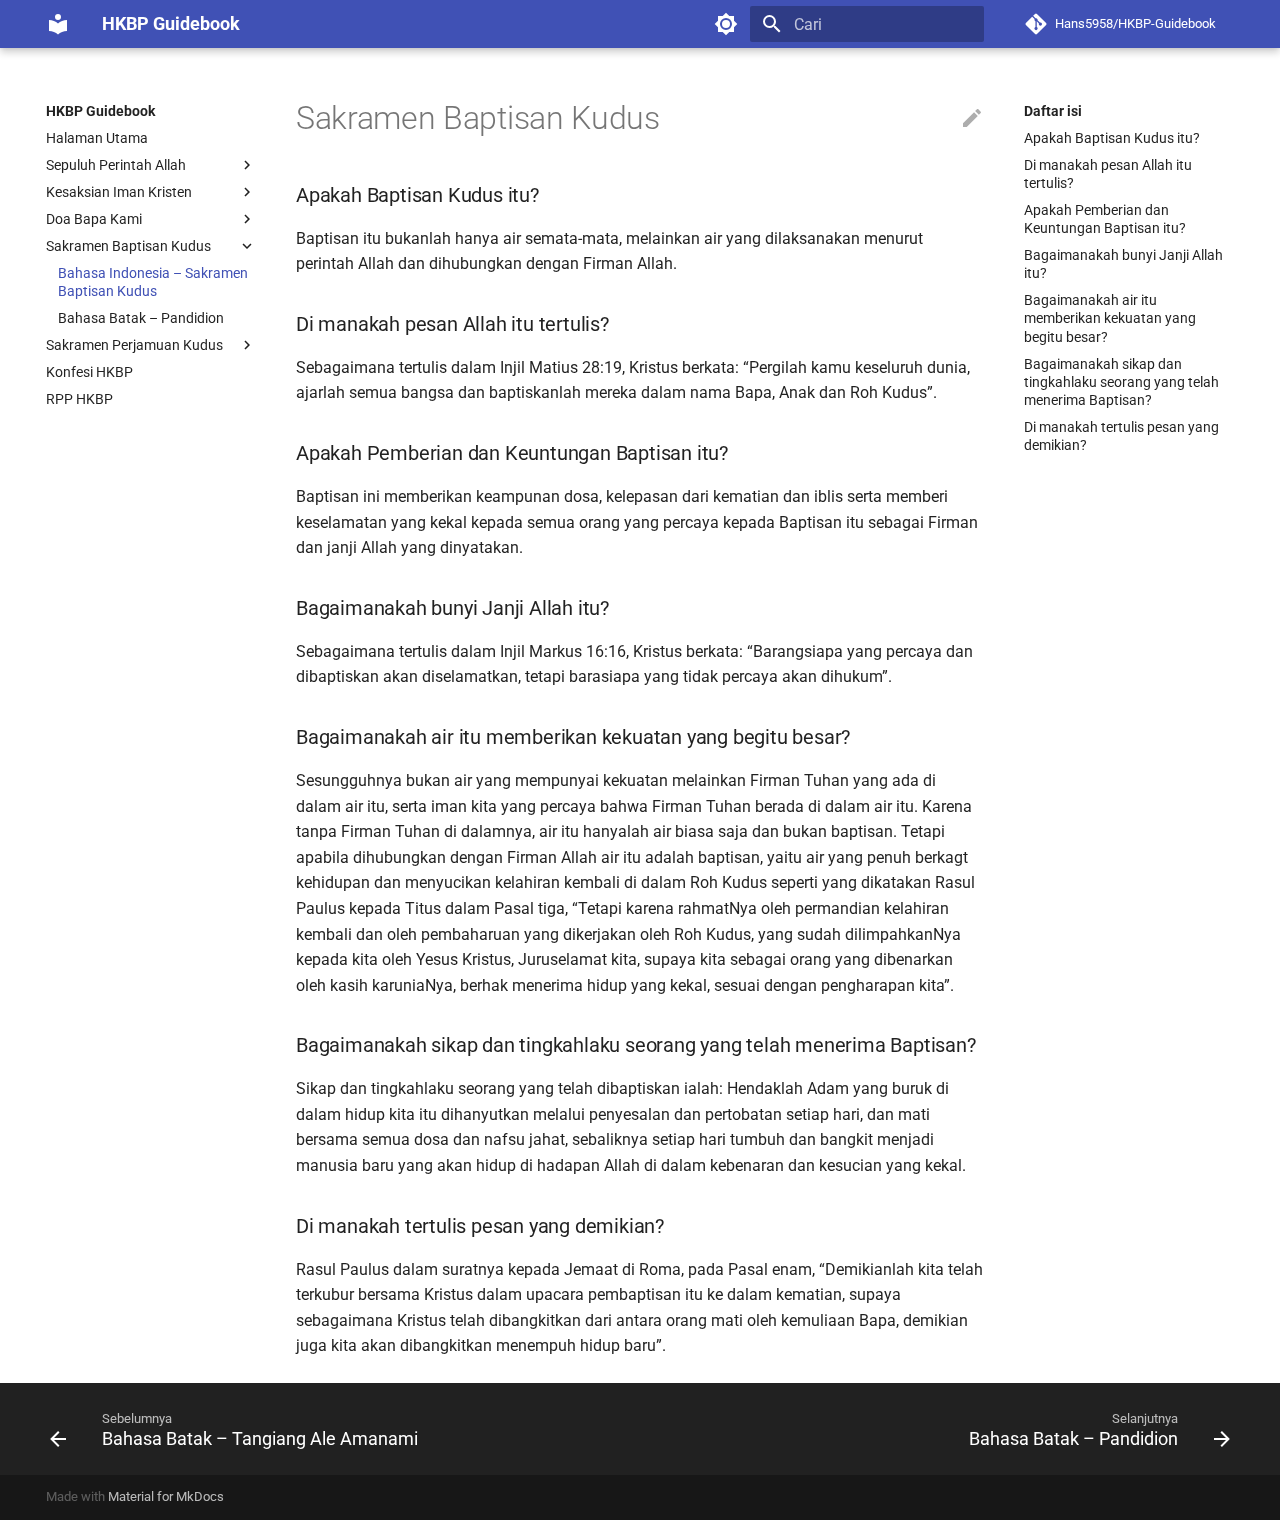
<file: sakramen-baptisan-kudus/index.html>
<!doctype html>
<html lang="id" class="no-js">
  <head>
    
      <meta charset="utf-8">
      <meta name="viewport" content="width=device-width,initial-scale=1">
      
        <meta name="description" content="Kumpulan teks yang berhubungan dengan HKBP.">
      
      
        <meta name="author" content="Hans5958">
      
      
        <link rel="canonical" href="https://hans5958.github.io/HKBP-Guidebook/sakramen-baptisan-kudus/">
      
      <link rel="icon" href="../assets/images/favicon.png">
      <meta name="generator" content="mkdocs-1.3.0, mkdocs-material-8.3.9">
    
    
      
        <title>Bahasa Indonesia – Sakramen Baptisan Kudus - HKBP Guidebook</title>
      
    
    
      <link rel="stylesheet" href="../assets/stylesheets/main.1d29e8d0.min.css">
      
        
        <link rel="stylesheet" href="../assets/stylesheets/palette.cbb835fc.min.css">
        
      
      
    
    
    
      
        
        
        <link rel="preconnect" href="https://fonts.gstatic.com" crossorigin>
        <link rel="stylesheet" href="https://fonts.googleapis.com/css?family=Roboto:300,300i,400,400i,700,700i%7CRoboto+Mono:400,400i,700,700i&display=fallback">
        <style>:root{--md-text-font:"Roboto";--md-code-font:"Roboto Mono"}</style>
      
    
    
      <link rel="stylesheet" href="../assets/stylesheets/extra.css">
    
    <script>__md_scope=new URL("..",location),__md_get=(e,_=localStorage,t=__md_scope)=>JSON.parse(_.getItem(t.pathname+"."+e)),__md_set=(e,_,t=localStorage,a=__md_scope)=>{try{t.setItem(a.pathname+"."+e,JSON.stringify(_))}catch(e){}}</script>
    
      
  


  
  


  <script>function gtag(){dataLayer.push(arguments)}window.dataLayer=window.dataLayer||[],gtag("js",new Date),gtag("config","G-MFXDVQ0WW7"),document.addEventListener("DOMContentLoaded",function(){document.forms.search&&document.forms.search.query.addEventListener("blur",function(){this.value&&gtag("event","search",{search_term:this.value})}),"undefined"!=typeof location$&&location$.subscribe(function(e){gtag("config","G-MFXDVQ0WW7",{page_path:e.pathname})})})</script>
  <script async src="https://www.googletagmanager.com/gtag/js?id=G-MFXDVQ0WW7"></script>


    
    
  </head>
  
  
    
    
      
    
    
    
    
    <body dir="ltr" data-md-color-scheme="default" data-md-color-primary="" data-md-color-accent="">
  
    
    
      <script>var palette=__md_get("__palette");if(palette&&"object"==typeof palette.color)for(var key of Object.keys(palette.color))document.body.setAttribute("data-md-color-"+key,palette.color[key])</script>
    
    <input class="md-toggle" data-md-toggle="drawer" type="checkbox" id="__drawer" autocomplete="off">
    <input class="md-toggle" data-md-toggle="search" type="checkbox" id="__search" autocomplete="off">
    <label class="md-overlay" for="__drawer"></label>
    <div data-md-component="skip">
      
        
        <a href="#sakramen-baptisan-kudus" class="md-skip">
          Lewati ke isi
        </a>
      
    </div>
    <div data-md-component="announce">
      
    </div>
    
    
      

<header class="md-header" data-md-component="header">
  <nav class="md-header__inner md-grid" aria-label="Header">
    <a href=".." title="HKBP Guidebook" class="md-header__button md-logo" aria-label="HKBP Guidebook" data-md-component="logo">
      
  
  <svg xmlns="http://www.w3.org/2000/svg" viewBox="0 0 24 24"><path d="M12 8a3 3 0 0 0 3-3 3 3 0 0 0-3-3 3 3 0 0 0-3 3 3 3 0 0 0 3 3m0 3.54C9.64 9.35 6.5 8 3 8v11c3.5 0 6.64 1.35 9 3.54 2.36-2.19 5.5-3.54 9-3.54V8c-3.5 0-6.64 1.35-9 3.54Z"/></svg>

    </a>
    <label class="md-header__button md-icon" for="__drawer">
      <svg xmlns="http://www.w3.org/2000/svg" viewBox="0 0 24 24"><path d="M3 6h18v2H3V6m0 5h18v2H3v-2m0 5h18v2H3v-2Z"/></svg>
    </label>
    <div class="md-header__title" data-md-component="header-title">
      <div class="md-header__ellipsis">
        <div class="md-header__topic">
          <span class="md-ellipsis">
            HKBP Guidebook
          </span>
        </div>
        <div class="md-header__topic" data-md-component="header-topic">
          <span class="md-ellipsis">
            
              Bahasa Indonesia – Sakramen Baptisan Kudus
            
          </span>
        </div>
      </div>
    </div>
    
      <form class="md-header__option" data-md-component="palette">
        
          
          
          <input class="md-option" data-md-color-media="(prefers-color-scheme: light)" data-md-color-scheme="default" data-md-color-primary="" data-md-color-accent=""  aria-label="Beralih ke mode gelap"  type="radio" name="__palette" id="__palette_1">
          
            <label class="md-header__button md-icon" title="Beralih ke mode gelap" for="__palette_2" hidden>
              <svg xmlns="http://www.w3.org/2000/svg" viewBox="0 0 24 24"><path d="M12 8a4 4 0 0 0-4 4 4 4 0 0 0 4 4 4 4 0 0 0 4-4 4 4 0 0 0-4-4m0 10a6 6 0 0 1-6-6 6 6 0 0 1 6-6 6 6 0 0 1 6 6 6 6 0 0 1-6 6m8-9.31V4h-4.69L12 .69 8.69 4H4v4.69L.69 12 4 15.31V20h4.69L12 23.31 15.31 20H20v-4.69L23.31 12 20 8.69Z"/></svg>
            </label>
          
        
          
          
          <input class="md-option" data-md-color-media="(prefers-color-scheme: dark)" data-md-color-scheme="slate" data-md-color-primary="" data-md-color-accent=""  aria-label="Beralih ke mode terang"  type="radio" name="__palette" id="__palette_2">
          
            <label class="md-header__button md-icon" title="Beralih ke mode terang" for="__palette_1" hidden>
              <svg xmlns="http://www.w3.org/2000/svg" viewBox="0 0 24 24"><path d="M12 18c-.89 0-1.74-.2-2.5-.55C11.56 16.5 13 14.42 13 12c0-2.42-1.44-4.5-3.5-5.45C10.26 6.2 11.11 6 12 6a6 6 0 0 1 6 6 6 6 0 0 1-6 6m8-9.31V4h-4.69L12 .69 8.69 4H4v4.69L.69 12 4 15.31V20h4.69L12 23.31 15.31 20H20v-4.69L23.31 12 20 8.69Z"/></svg>
            </label>
          
        
      </form>
    
    
    
      <label class="md-header__button md-icon" for="__search">
        <svg xmlns="http://www.w3.org/2000/svg" viewBox="0 0 24 24"><path d="M9.5 3A6.5 6.5 0 0 1 16 9.5c0 1.61-.59 3.09-1.56 4.23l.27.27h.79l5 5-1.5 1.5-5-5v-.79l-.27-.27A6.516 6.516 0 0 1 9.5 16 6.5 6.5 0 0 1 3 9.5 6.5 6.5 0 0 1 9.5 3m0 2C7 5 5 7 5 9.5S7 14 9.5 14 14 12 14 9.5 12 5 9.5 5Z"/></svg>
      </label>
      <div class="md-search" data-md-component="search" role="dialog">
  <label class="md-search__overlay" for="__search"></label>
  <div class="md-search__inner" role="search">
    <form class="md-search__form" name="search">
      <input type="text" class="md-search__input" name="query" aria-label="Cari" placeholder="Cari" autocapitalize="off" autocorrect="off" autocomplete="off" spellcheck="false" data-md-component="search-query" required>
      <label class="md-search__icon md-icon" for="__search">
        <svg xmlns="http://www.w3.org/2000/svg" viewBox="0 0 24 24"><path d="M9.5 3A6.5 6.5 0 0 1 16 9.5c0 1.61-.59 3.09-1.56 4.23l.27.27h.79l5 5-1.5 1.5-5-5v-.79l-.27-.27A6.516 6.516 0 0 1 9.5 16 6.5 6.5 0 0 1 3 9.5 6.5 6.5 0 0 1 9.5 3m0 2C7 5 5 7 5 9.5S7 14 9.5 14 14 12 14 9.5 12 5 9.5 5Z"/></svg>
        <svg xmlns="http://www.w3.org/2000/svg" viewBox="0 0 24 24"><path d="M20 11v2H8l5.5 5.5-1.42 1.42L4.16 12l7.92-7.92L13.5 5.5 8 11h12Z"/></svg>
      </label>
      <nav class="md-search__options" aria-label="Search">
        
        <button type="reset" class="md-search__icon md-icon" aria-label="Clear" tabindex="-1">
          <svg xmlns="http://www.w3.org/2000/svg" viewBox="0 0 24 24"><path d="M19 6.41 17.59 5 12 10.59 6.41 5 5 6.41 10.59 12 5 17.59 6.41 19 12 13.41 17.59 19 19 17.59 13.41 12 19 6.41Z"/></svg>
        </button>
      </nav>
      
    </form>
    <div class="md-search__output">
      <div class="md-search__scrollwrap" data-md-scrollfix>
        <div class="md-search-result" data-md-component="search-result">
          <div class="md-search-result__meta">
            Initializing search
          </div>
          <ol class="md-search-result__list"></ol>
        </div>
      </div>
    </div>
  </div>
</div>
    
    
      <div class="md-header__source">
        <a href="https://github.com/Hans5958/HKBP-Guidebook" title="Menuju repositori" class="md-source" data-md-component="source">
  <div class="md-source__icon md-icon">
    
    <svg xmlns="http://www.w3.org/2000/svg" viewBox="0 0 448 512"><!--! Font Awesome Free 6.1.1 by @fontawesome - https://fontawesome.com License - https://fontawesome.com/license/free (Icons: CC BY 4.0, Fonts: SIL OFL 1.1, Code: MIT License) Copyright 2022 Fonticons, Inc.--><path d="M439.55 236.05 244 40.45a28.87 28.87 0 0 0-40.81 0l-40.66 40.63 51.52 51.52c27.06-9.14 52.68 16.77 43.39 43.68l49.66 49.66c34.23-11.8 61.18 31 35.47 56.69-26.49 26.49-70.21-2.87-56-37.34L240.22 199v121.85c25.3 12.54 22.26 41.85 9.08 55a34.34 34.34 0 0 1-48.55 0c-17.57-17.6-11.07-46.91 11.25-56v-123c-20.8-8.51-24.6-30.74-18.64-45L142.57 101 8.45 235.14a28.86 28.86 0 0 0 0 40.81l195.61 195.6a28.86 28.86 0 0 0 40.8 0l194.69-194.69a28.86 28.86 0 0 0 0-40.81z"/></svg>
  </div>
  <div class="md-source__repository">
    Hans5958/HKBP-Guidebook
  </div>
</a>
      </div>
    
  </nav>
  
</header>
    
    <div class="md-container" data-md-component="container">
      
      
        
          
        
      
      <main class="md-main" data-md-component="main">
        <div class="md-main__inner md-grid">
          
            
              
              <div class="md-sidebar md-sidebar--primary" data-md-component="sidebar" data-md-type="navigation" >
                <div class="md-sidebar__scrollwrap">
                  <div class="md-sidebar__inner">
                    


<nav class="md-nav md-nav--primary" aria-label="Navigation" data-md-level="0">
  <label class="md-nav__title" for="__drawer">
    <a href=".." title="HKBP Guidebook" class="md-nav__button md-logo" aria-label="HKBP Guidebook" data-md-component="logo">
      
  
  <svg xmlns="http://www.w3.org/2000/svg" viewBox="0 0 24 24"><path d="M12 8a3 3 0 0 0 3-3 3 3 0 0 0-3-3 3 3 0 0 0-3 3 3 3 0 0 0 3 3m0 3.54C9.64 9.35 6.5 8 3 8v11c3.5 0 6.64 1.35 9 3.54 2.36-2.19 5.5-3.54 9-3.54V8c-3.5 0-6.64 1.35-9 3.54Z"/></svg>

    </a>
    HKBP Guidebook
  </label>
  
    <div class="md-nav__source">
      <a href="https://github.com/Hans5958/HKBP-Guidebook" title="Menuju repositori" class="md-source" data-md-component="source">
  <div class="md-source__icon md-icon">
    
    <svg xmlns="http://www.w3.org/2000/svg" viewBox="0 0 448 512"><!--! Font Awesome Free 6.1.1 by @fontawesome - https://fontawesome.com License - https://fontawesome.com/license/free (Icons: CC BY 4.0, Fonts: SIL OFL 1.1, Code: MIT License) Copyright 2022 Fonticons, Inc.--><path d="M439.55 236.05 244 40.45a28.87 28.87 0 0 0-40.81 0l-40.66 40.63 51.52 51.52c27.06-9.14 52.68 16.77 43.39 43.68l49.66 49.66c34.23-11.8 61.18 31 35.47 56.69-26.49 26.49-70.21-2.87-56-37.34L240.22 199v121.85c25.3 12.54 22.26 41.85 9.08 55a34.34 34.34 0 0 1-48.55 0c-17.57-17.6-11.07-46.91 11.25-56v-123c-20.8-8.51-24.6-30.74-18.64-45L142.57 101 8.45 235.14a28.86 28.86 0 0 0 0 40.81l195.61 195.6a28.86 28.86 0 0 0 40.8 0l194.69-194.69a28.86 28.86 0 0 0 0-40.81z"/></svg>
  </div>
  <div class="md-source__repository">
    Hans5958/HKBP-Guidebook
  </div>
</a>
    </div>
  
  <ul class="md-nav__list" data-md-scrollfix>
    
      
      
      

  
  
  
    <li class="md-nav__item">
      <a href=".." class="md-nav__link">
        Halaman Utama
      </a>
    </li>
  

    
      
      
      

  
  
  
    
    <li class="md-nav__item md-nav__item--nested">
      
      
        <input class="md-nav__toggle md-toggle" data-md-toggle="__nav_2" type="checkbox" id="__nav_2" >
      
      
      
      
        <label class="md-nav__link" for="__nav_2">
          Sepuluh Perintah Allah
          <span class="md-nav__icon md-icon"></span>
        </label>
      
      <nav class="md-nav" aria-label="Sepuluh Perintah Allah" data-md-level="1">
        <label class="md-nav__title" for="__nav_2">
          <span class="md-nav__icon md-icon"></span>
          Sepuluh Perintah Allah
        </label>
        <ul class="md-nav__list" data-md-scrollfix>
          
            
              
  
  
  
    <li class="md-nav__item">
      <a href="../sepuluh-perintah-allah/" class="md-nav__link">
        Bahasa Indonesia – Sepuluh Perintah Allah
      </a>
    </li>
  

            
          
            
              
  
  
  
    <li class="md-nav__item">
      <a href="../patik-ni-debata/" class="md-nav__link">
        Bahasa Batak – Patik Ni Debata
      </a>
    </li>
  

            
          
        </ul>
      </nav>
    </li>
  

    
      
      
      

  
  
  
    
    <li class="md-nav__item md-nav__item--nested">
      
      
        <input class="md-nav__toggle md-toggle" data-md-toggle="__nav_3" type="checkbox" id="__nav_3" >
      
      
      
      
        <label class="md-nav__link" for="__nav_3">
          Kesaksian Iman Kristen
          <span class="md-nav__icon md-icon"></span>
        </label>
      
      <nav class="md-nav" aria-label="Kesaksian Iman Kristen" data-md-level="1">
        <label class="md-nav__title" for="__nav_3">
          <span class="md-nav__icon md-icon"></span>
          Kesaksian Iman Kristen
        </label>
        <ul class="md-nav__list" data-md-scrollfix>
          
            
              
  
  
  
    <li class="md-nav__item">
      <a href="../kesaksian-iman-kristen/" class="md-nav__link">
        Bahasa Indonesia – Kesaksian Iman Kristen
      </a>
    </li>
  

            
          
            
              
  
  
  
    <li class="md-nav__item">
      <a href="../hata-haporseaon/" class="md-nav__link">
        Bahasa Batak – Hata Haporseaon
      </a>
    </li>
  

            
          
        </ul>
      </nav>
    </li>
  

    
      
      
      

  
  
  
    
    <li class="md-nav__item md-nav__item--nested">
      
      
        <input class="md-nav__toggle md-toggle" data-md-toggle="__nav_4" type="checkbox" id="__nav_4" >
      
      
      
      
        <label class="md-nav__link" for="__nav_4">
          Doa Bapa Kami
          <span class="md-nav__icon md-icon"></span>
        </label>
      
      <nav class="md-nav" aria-label="Doa Bapa Kami" data-md-level="1">
        <label class="md-nav__title" for="__nav_4">
          <span class="md-nav__icon md-icon"></span>
          Doa Bapa Kami
        </label>
        <ul class="md-nav__list" data-md-scrollfix>
          
            
              
  
  
  
    <li class="md-nav__item">
      <a href="../doa-bapa-kami/" class="md-nav__link">
        Bahasa Indonesia – Doa Bapa Kami
      </a>
    </li>
  

            
          
            
              
  
  
  
    <li class="md-nav__item">
      <a href="../tangiang-ale-amanami/" class="md-nav__link">
        Bahasa Batak – Tangiang Ale Amanami
      </a>
    </li>
  

            
          
        </ul>
      </nav>
    </li>
  

    
      
      
      

  
  
    
  
  
    
    <li class="md-nav__item md-nav__item--active md-nav__item--nested">
      
      
        <input class="md-nav__toggle md-toggle" data-md-toggle="__nav_5" type="checkbox" id="__nav_5" checked>
      
      
      
      
        <label class="md-nav__link" for="__nav_5">
          Sakramen Baptisan Kudus
          <span class="md-nav__icon md-icon"></span>
        </label>
      
      <nav class="md-nav" aria-label="Sakramen Baptisan Kudus" data-md-level="1">
        <label class="md-nav__title" for="__nav_5">
          <span class="md-nav__icon md-icon"></span>
          Sakramen Baptisan Kudus
        </label>
        <ul class="md-nav__list" data-md-scrollfix>
          
            
              
  
  
    
  
  
    <li class="md-nav__item md-nav__item--active">
      
      <input class="md-nav__toggle md-toggle" data-md-toggle="toc" type="checkbox" id="__toc">
      
      
        
      
      
        <label class="md-nav__link md-nav__link--active" for="__toc">
          Bahasa Indonesia – Sakramen Baptisan Kudus
          <span class="md-nav__icon md-icon"></span>
        </label>
      
      <a href="./" class="md-nav__link md-nav__link--active">
        Bahasa Indonesia – Sakramen Baptisan Kudus
      </a>
      
        

<nav class="md-nav md-nav--secondary" aria-label="Daftar isi">
  
  
  
    
  
  
    <label class="md-nav__title" for="__toc">
      <span class="md-nav__icon md-icon"></span>
      Daftar isi
    </label>
    <ul class="md-nav__list" data-md-component="toc" data-md-scrollfix>
      
        <li class="md-nav__item">
  <a href="#apakah-baptisan-kudus-itu" class="md-nav__link">
    Apakah Baptisan Kudus itu?
  </a>
  
</li>
      
        <li class="md-nav__item">
  <a href="#di-manakah-pesan-allah-itu-tertulis" class="md-nav__link">
    Di manakah pesan Allah itu tertulis?
  </a>
  
</li>
      
        <li class="md-nav__item">
  <a href="#apakah-pemberian-dan-keuntungan-baptisan-itu" class="md-nav__link">
    Apakah Pemberian dan Keuntungan Baptisan itu?
  </a>
  
</li>
      
        <li class="md-nav__item">
  <a href="#bagaimanakah-bunyi-janji-allah-itu" class="md-nav__link">
    Bagaimanakah bunyi Janji Allah itu?
  </a>
  
</li>
      
        <li class="md-nav__item">
  <a href="#bagaimanakah-air-itu-memberikan-kekuatan-yang-begitu-besar" class="md-nav__link">
    Bagaimanakah air itu memberikan kekuatan yang begitu besar?
  </a>
  
</li>
      
        <li class="md-nav__item">
  <a href="#bagaimanakah-sikap-dan-tingkahlaku-seorang-yang-telah-menerima-baptisan" class="md-nav__link">
    Bagaimanakah sikap dan tingkahlaku seorang yang telah menerima Baptisan?
  </a>
  
</li>
      
        <li class="md-nav__item">
  <a href="#di-manakah-tertulis-pesan-yang-demikian" class="md-nav__link">
    Di manakah tertulis pesan yang demikian?
  </a>
  
</li>
      
    </ul>
  
</nav>
      
    </li>
  

            
          
            
              
  
  
  
    <li class="md-nav__item">
      <a href="../pandidion/" class="md-nav__link">
        Bahasa Batak – Pandidion
      </a>
    </li>
  

            
          
        </ul>
      </nav>
    </li>
  

    
      
      
      

  
  
  
    
    <li class="md-nav__item md-nav__item--nested">
      
      
        <input class="md-nav__toggle md-toggle" data-md-toggle="__nav_6" type="checkbox" id="__nav_6" >
      
      
      
      
        <label class="md-nav__link" for="__nav_6">
          Sakramen Perjamuan Kudus
          <span class="md-nav__icon md-icon"></span>
        </label>
      
      <nav class="md-nav" aria-label="Sakramen Perjamuan Kudus" data-md-level="1">
        <label class="md-nav__title" for="__nav_6">
          <span class="md-nav__icon md-icon"></span>
          Sakramen Perjamuan Kudus
        </label>
        <ul class="md-nav__list" data-md-scrollfix>
          
            
              
  
  
  
    <li class="md-nav__item">
      <a href="../sakramen-perjamuan-kudus/" class="md-nav__link">
        Bahasa Indonesia – Sakramen Perjamuan Kudus
      </a>
    </li>
  

            
          
            
              
  
  
  
    <li class="md-nav__item">
      <a href="../marulaon-na-badia/" class="md-nav__link">
        Bahasa Batak – Marulaon Na Badia
      </a>
    </li>
  

            
          
        </ul>
      </nav>
    </li>
  

    
      
      
      

  
  
  
    <li class="md-nav__item">
      <a href="../konfesi-hkbp/" class="md-nav__link">
        Konfesi HKBP
      </a>
    </li>
  

    
      
      
      

  
  
  
    <li class="md-nav__item">
      <a href="../rpp-hkbp/" class="md-nav__link">
        RPP HKBP
      </a>
    </li>
  

    
  </ul>
</nav>
                  </div>
                </div>
              </div>
            
            
              
              <div class="md-sidebar md-sidebar--secondary" data-md-component="sidebar" data-md-type="toc" >
                <div class="md-sidebar__scrollwrap">
                  <div class="md-sidebar__inner">
                    

<nav class="md-nav md-nav--secondary" aria-label="Daftar isi">
  
  
  
    
  
  
    <label class="md-nav__title" for="__toc">
      <span class="md-nav__icon md-icon"></span>
      Daftar isi
    </label>
    <ul class="md-nav__list" data-md-component="toc" data-md-scrollfix>
      
        <li class="md-nav__item">
  <a href="#apakah-baptisan-kudus-itu" class="md-nav__link">
    Apakah Baptisan Kudus itu?
  </a>
  
</li>
      
        <li class="md-nav__item">
  <a href="#di-manakah-pesan-allah-itu-tertulis" class="md-nav__link">
    Di manakah pesan Allah itu tertulis?
  </a>
  
</li>
      
        <li class="md-nav__item">
  <a href="#apakah-pemberian-dan-keuntungan-baptisan-itu" class="md-nav__link">
    Apakah Pemberian dan Keuntungan Baptisan itu?
  </a>
  
</li>
      
        <li class="md-nav__item">
  <a href="#bagaimanakah-bunyi-janji-allah-itu" class="md-nav__link">
    Bagaimanakah bunyi Janji Allah itu?
  </a>
  
</li>
      
        <li class="md-nav__item">
  <a href="#bagaimanakah-air-itu-memberikan-kekuatan-yang-begitu-besar" class="md-nav__link">
    Bagaimanakah air itu memberikan kekuatan yang begitu besar?
  </a>
  
</li>
      
        <li class="md-nav__item">
  <a href="#bagaimanakah-sikap-dan-tingkahlaku-seorang-yang-telah-menerima-baptisan" class="md-nav__link">
    Bagaimanakah sikap dan tingkahlaku seorang yang telah menerima Baptisan?
  </a>
  
</li>
      
        <li class="md-nav__item">
  <a href="#di-manakah-tertulis-pesan-yang-demikian" class="md-nav__link">
    Di manakah tertulis pesan yang demikian?
  </a>
  
</li>
      
    </ul>
  
</nav>
                  </div>
                </div>
              </div>
            
          
          <div class="md-content" data-md-component="content">
            <article class="md-content__inner md-typeset">
              
                
  <a href="https://github.com/Hans5958/HKBP-Guidebook/edit/master/docs/sakramen-baptisan-kudus.md" title="Ubah halaman ini" class="md-content__button md-icon">
    <svg xmlns="http://www.w3.org/2000/svg" viewBox="0 0 24 24"><path d="M20.71 7.04c.39-.39.39-1.04 0-1.41l-2.34-2.34c-.37-.39-1.02-.39-1.41 0l-1.84 1.83 3.75 3.75M3 17.25V21h3.75L17.81 9.93l-3.75-3.75L3 17.25Z"/></svg>
  </a>



<h1 id="sakramen-baptisan-kudus">Sakramen Baptisan Kudus</h1>
<h3 id="apakah-baptisan-kudus-itu">Apakah Baptisan Kudus itu?</h3>
<p>Baptisan itu bukanlah hanya air semata-mata, melainkan air yang dilaksanakan menurut perintah Allah dan dihubungkan dengan Firman Allah.</p>
<h3 id="di-manakah-pesan-allah-itu-tertulis">Di manakah pesan Allah itu tertulis?</h3>
<p>Sebagaimana tertulis dalam Injil Matius 28:19, Kristus berkata: “Pergilah kamu keseluruh dunia, ajarlah semua bangsa dan baptiskanlah mereka dalam nama Bapa, Anak dan Roh Kudus”.</p>
<h3 id="apakah-pemberian-dan-keuntungan-baptisan-itu">Apakah Pemberian dan Keuntungan Baptisan itu?</h3>
<p>Baptisan ini memberikan keampunan dosa, kelepasan dari kematian dan iblis serta memberi keselamatan yang kekal kepada semua orang yang percaya kepada Baptisan itu sebagai Firman dan janji Allah yang dinyatakan.</p>
<h3 id="bagaimanakah-bunyi-janji-allah-itu">Bagaimanakah bunyi Janji Allah itu?</h3>
<p>Sebagaimana tertulis dalam Injil Markus 16:16, Kristus berkata: “Barangsiapa yang percaya dan dibaptiskan akan diselamatkan, tetapi barasiapa yang tidak percaya akan dihukum”.</p>
<h3 id="bagaimanakah-air-itu-memberikan-kekuatan-yang-begitu-besar">Bagaimanakah air itu memberikan kekuatan yang begitu besar?</h3>
<p>Sesungguhnya bukan air yang mempunyai kekuatan melainkan Firman Tuhan yang ada di dalam air itu, serta iman kita yang percaya bahwa Firman Tuhan berada di dalam air itu. Karena tanpa Firman Tuhan di dalamnya, air itu hanyalah air biasa saja dan bukan baptisan. Tetapi apabila dihubungkan dengan Firman Allah air itu adalah baptisan, yaitu air yang penuh berkagt kehidupan dan menyucikan kelahiran kembali di dalam Roh Kudus seperti yang dikatakan Rasul Paulus kepada Titus dalam Pasal tiga, “Tetapi karena rahmatNya oleh permandian kelahiran kembali dan oleh pembaharuan yang dikerjakan oleh Roh Kudus, yang sudah dilimpahkanNya kepada kita oleh Yesus Kristus, Juruselamat kita, supaya kita sebagai orang yang dibenarkan oleh kasih karuniaNya, berhak menerima hidup yang kekal, sesuai dengan pengharapan kita”.</p>
<h3 id="bagaimanakah-sikap-dan-tingkahlaku-seorang-yang-telah-menerima-baptisan">Bagaimanakah sikap dan tingkahlaku seorang yang telah menerima Baptisan?</h3>
<p>Sikap dan tingkahlaku seorang yang telah dibaptiskan ialah: Hendaklah Adam yang buruk di dalam hidup kita itu dihanyutkan melalui penyesalan dan pertobatan setiap hari, dan mati bersama semua dosa dan nafsu jahat, sebaliknya setiap hari tumbuh dan bangkit menjadi manusia baru yang akan hidup di hadapan Allah di dalam kebenaran dan kesucian yang kekal.</p>
<h3 id="di-manakah-tertulis-pesan-yang-demikian">Di manakah tertulis pesan yang demikian?</h3>
<p>Rasul Paulus dalam suratnya kepada Jemaat di Roma, pada Pasal enam, “Demikianlah kita telah terkubur bersama Kristus dalam upacara pembaptisan itu ke dalam kematian, supaya sebagaimana Kristus telah dibangkitkan dari antara orang mati oleh kemuliaan Bapa, demikian juga kita akan dibangkitkan menempuh hidup baru”.</p>

              
            </article>
            
          </div>
        </div>
        
      </main>
      
        <footer class="md-footer">
  
    
    <nav class="md-footer__inner md-grid" aria-label="Footer" >
      
        
        <a href="../tangiang-ale-amanami/" class="md-footer__link md-footer__link--prev" aria-label="Sebelumnya: Bahasa Batak – Tangiang Ale Amanami" rel="prev">
          <div class="md-footer__button md-icon">
            <svg xmlns="http://www.w3.org/2000/svg" viewBox="0 0 24 24"><path d="M20 11v2H8l5.5 5.5-1.42 1.42L4.16 12l7.92-7.92L13.5 5.5 8 11h12Z"/></svg>
          </div>
          <div class="md-footer__title">
            <div class="md-ellipsis">
              <span class="md-footer__direction">
                Sebelumnya
              </span>
              Bahasa Batak – Tangiang Ale Amanami
            </div>
          </div>
        </a>
      
      
        
        <a href="../pandidion/" class="md-footer__link md-footer__link--next" aria-label="Selanjutnya: Bahasa Batak – Pandidion" rel="next">
          <div class="md-footer__title">
            <div class="md-ellipsis">
              <span class="md-footer__direction">
                Selanjutnya
              </span>
              Bahasa Batak – Pandidion
            </div>
          </div>
          <div class="md-footer__button md-icon">
            <svg xmlns="http://www.w3.org/2000/svg" viewBox="0 0 24 24"><path d="M4 11v2h12l-5.5 5.5 1.42 1.42L19.84 12l-7.92-7.92L10.5 5.5 16 11H4Z"/></svg>
          </div>
        </a>
      
    </nav>
  
  <div class="md-footer-meta md-typeset">
    <div class="md-footer-meta__inner md-grid">
      <div class="md-copyright">
  
  
    Made with
    <a href="https://squidfunk.github.io/mkdocs-material/" target="_blank" rel="noopener">
      Material for MkDocs
    </a>
  
</div>
      
    </div>
  </div>
</footer>
      
    </div>
    <div class="md-dialog" data-md-component="dialog">
      <div class="md-dialog__inner md-typeset"></div>
    </div>
    <script id="__config" type="application/json">{"base": "..", "features": [], "search": "../assets/javascripts/workers/search.b97dbffb.min.js", "translations": {"clipboard.copied": "Tersalin ke memori", "clipboard.copy": "Salin ke memori", "search.config.lang": "en", "search.config.pipeline": " ", "search.config.separator": "[\\s\\-]+", "search.placeholder": "Cari", "search.result.more.one": "1 more on this page", "search.result.more.other": "# more on this page", "search.result.none": "Tidak ada dokumen yang sesuai", "search.result.one": "1 dokumen ditemukan", "search.result.other": "# dokumen ditemukan", "search.result.placeholder": "Ketik untuk mulai pencarian", "search.result.term.missing": "Missing", "select.version.title": "Select version"}}</script>
    
    
      <script src="../assets/javascripts/bundle.6c7ad80a.min.js"></script>
      
    
  </body>
</html>
</file>
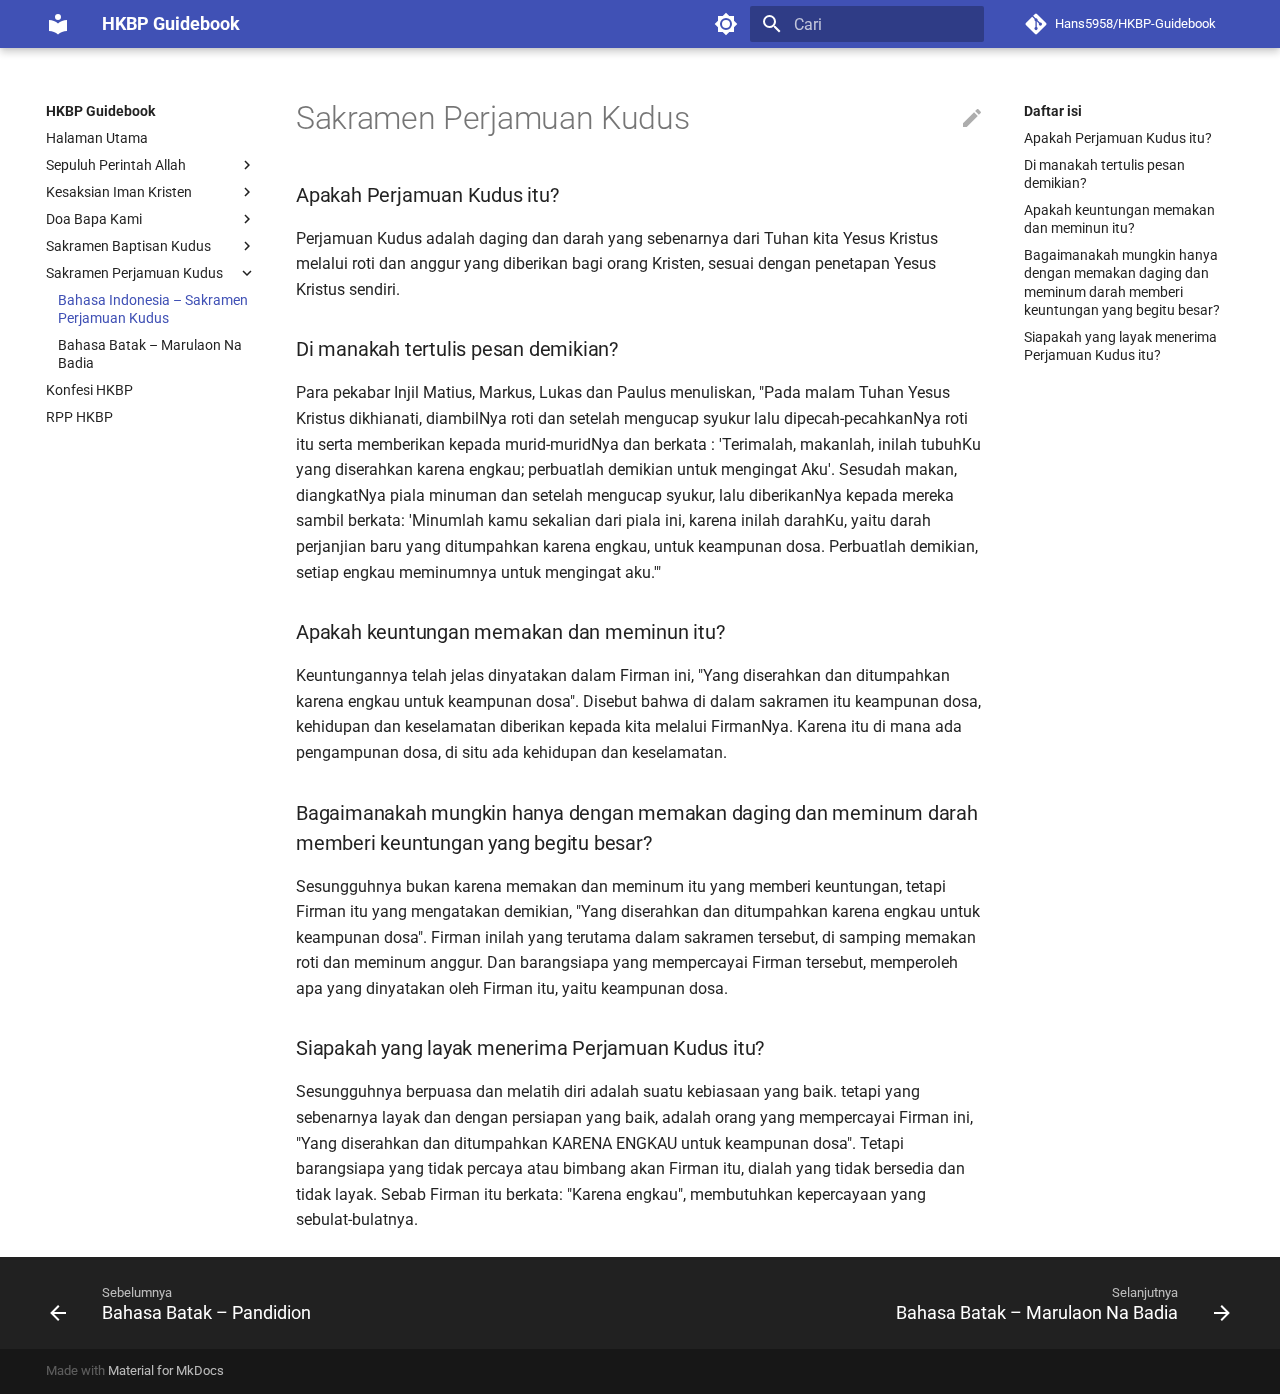
<file: sakramen-perjamuan-kudus/index.html>
<!doctype html>
<html lang="id" class="no-js">
  <head>
    
      <meta charset="utf-8">
      <meta name="viewport" content="width=device-width,initial-scale=1">
      
        <meta name="description" content="Kumpulan teks yang berhubungan dengan HKBP.">
      
      
        <meta name="author" content="Hans5958">
      
      
        <link rel="canonical" href="https://hans5958.github.io/HKBP-Guidebook/sakramen-perjamuan-kudus/">
      
      <link rel="icon" href="../assets/images/favicon.png">
      <meta name="generator" content="mkdocs-1.3.0, mkdocs-material-8.3.9">
    
    
      
        <title>Bahasa Indonesia – Sakramen Perjamuan Kudus - HKBP Guidebook</title>
      
    
    
      <link rel="stylesheet" href="../assets/stylesheets/main.1d29e8d0.min.css">
      
        
        <link rel="stylesheet" href="../assets/stylesheets/palette.cbb835fc.min.css">
        
      
      
    
    
    
      
        
        
        <link rel="preconnect" href="https://fonts.gstatic.com" crossorigin>
        <link rel="stylesheet" href="https://fonts.googleapis.com/css?family=Roboto:300,300i,400,400i,700,700i%7CRoboto+Mono:400,400i,700,700i&display=fallback">
        <style>:root{--md-text-font:"Roboto";--md-code-font:"Roboto Mono"}</style>
      
    
    
      <link rel="stylesheet" href="../assets/stylesheets/extra.css">
    
    <script>__md_scope=new URL("..",location),__md_get=(e,_=localStorage,t=__md_scope)=>JSON.parse(_.getItem(t.pathname+"."+e)),__md_set=(e,_,t=localStorage,a=__md_scope)=>{try{t.setItem(a.pathname+"."+e,JSON.stringify(_))}catch(e){}}</script>
    
      
  


  
  


  <script>function gtag(){dataLayer.push(arguments)}window.dataLayer=window.dataLayer||[],gtag("js",new Date),gtag("config","G-MFXDVQ0WW7"),document.addEventListener("DOMContentLoaded",function(){document.forms.search&&document.forms.search.query.addEventListener("blur",function(){this.value&&gtag("event","search",{search_term:this.value})}),"undefined"!=typeof location$&&location$.subscribe(function(e){gtag("config","G-MFXDVQ0WW7",{page_path:e.pathname})})})</script>
  <script async src="https://www.googletagmanager.com/gtag/js?id=G-MFXDVQ0WW7"></script>


    
    
  </head>
  
  
    
    
      
    
    
    
    
    <body dir="ltr" data-md-color-scheme="default" data-md-color-primary="" data-md-color-accent="">
  
    
    
      <script>var palette=__md_get("__palette");if(palette&&"object"==typeof palette.color)for(var key of Object.keys(palette.color))document.body.setAttribute("data-md-color-"+key,palette.color[key])</script>
    
    <input class="md-toggle" data-md-toggle="drawer" type="checkbox" id="__drawer" autocomplete="off">
    <input class="md-toggle" data-md-toggle="search" type="checkbox" id="__search" autocomplete="off">
    <label class="md-overlay" for="__drawer"></label>
    <div data-md-component="skip">
      
        
        <a href="#sakramen-perjamuan-kudus" class="md-skip">
          Lewati ke isi
        </a>
      
    </div>
    <div data-md-component="announce">
      
    </div>
    
    
      

<header class="md-header" data-md-component="header">
  <nav class="md-header__inner md-grid" aria-label="Header">
    <a href=".." title="HKBP Guidebook" class="md-header__button md-logo" aria-label="HKBP Guidebook" data-md-component="logo">
      
  
  <svg xmlns="http://www.w3.org/2000/svg" viewBox="0 0 24 24"><path d="M12 8a3 3 0 0 0 3-3 3 3 0 0 0-3-3 3 3 0 0 0-3 3 3 3 0 0 0 3 3m0 3.54C9.64 9.35 6.5 8 3 8v11c3.5 0 6.64 1.35 9 3.54 2.36-2.19 5.5-3.54 9-3.54V8c-3.5 0-6.64 1.35-9 3.54Z"/></svg>

    </a>
    <label class="md-header__button md-icon" for="__drawer">
      <svg xmlns="http://www.w3.org/2000/svg" viewBox="0 0 24 24"><path d="M3 6h18v2H3V6m0 5h18v2H3v-2m0 5h18v2H3v-2Z"/></svg>
    </label>
    <div class="md-header__title" data-md-component="header-title">
      <div class="md-header__ellipsis">
        <div class="md-header__topic">
          <span class="md-ellipsis">
            HKBP Guidebook
          </span>
        </div>
        <div class="md-header__topic" data-md-component="header-topic">
          <span class="md-ellipsis">
            
              Bahasa Indonesia – Sakramen Perjamuan Kudus
            
          </span>
        </div>
      </div>
    </div>
    
      <form class="md-header__option" data-md-component="palette">
        
          
          
          <input class="md-option" data-md-color-media="(prefers-color-scheme: light)" data-md-color-scheme="default" data-md-color-primary="" data-md-color-accent=""  aria-label="Beralih ke mode gelap"  type="radio" name="__palette" id="__palette_1">
          
            <label class="md-header__button md-icon" title="Beralih ke mode gelap" for="__palette_2" hidden>
              <svg xmlns="http://www.w3.org/2000/svg" viewBox="0 0 24 24"><path d="M12 8a4 4 0 0 0-4 4 4 4 0 0 0 4 4 4 4 0 0 0 4-4 4 4 0 0 0-4-4m0 10a6 6 0 0 1-6-6 6 6 0 0 1 6-6 6 6 0 0 1 6 6 6 6 0 0 1-6 6m8-9.31V4h-4.69L12 .69 8.69 4H4v4.69L.69 12 4 15.31V20h4.69L12 23.31 15.31 20H20v-4.69L23.31 12 20 8.69Z"/></svg>
            </label>
          
        
          
          
          <input class="md-option" data-md-color-media="(prefers-color-scheme: dark)" data-md-color-scheme="slate" data-md-color-primary="" data-md-color-accent=""  aria-label="Beralih ke mode terang"  type="radio" name="__palette" id="__palette_2">
          
            <label class="md-header__button md-icon" title="Beralih ke mode terang" for="__palette_1" hidden>
              <svg xmlns="http://www.w3.org/2000/svg" viewBox="0 0 24 24"><path d="M12 18c-.89 0-1.74-.2-2.5-.55C11.56 16.5 13 14.42 13 12c0-2.42-1.44-4.5-3.5-5.45C10.26 6.2 11.11 6 12 6a6 6 0 0 1 6 6 6 6 0 0 1-6 6m8-9.31V4h-4.69L12 .69 8.69 4H4v4.69L.69 12 4 15.31V20h4.69L12 23.31 15.31 20H20v-4.69L23.31 12 20 8.69Z"/></svg>
            </label>
          
        
      </form>
    
    
    
      <label class="md-header__button md-icon" for="__search">
        <svg xmlns="http://www.w3.org/2000/svg" viewBox="0 0 24 24"><path d="M9.5 3A6.5 6.5 0 0 1 16 9.5c0 1.61-.59 3.09-1.56 4.23l.27.27h.79l5 5-1.5 1.5-5-5v-.79l-.27-.27A6.516 6.516 0 0 1 9.5 16 6.5 6.5 0 0 1 3 9.5 6.5 6.5 0 0 1 9.5 3m0 2C7 5 5 7 5 9.5S7 14 9.5 14 14 12 14 9.5 12 5 9.5 5Z"/></svg>
      </label>
      <div class="md-search" data-md-component="search" role="dialog">
  <label class="md-search__overlay" for="__search"></label>
  <div class="md-search__inner" role="search">
    <form class="md-search__form" name="search">
      <input type="text" class="md-search__input" name="query" aria-label="Cari" placeholder="Cari" autocapitalize="off" autocorrect="off" autocomplete="off" spellcheck="false" data-md-component="search-query" required>
      <label class="md-search__icon md-icon" for="__search">
        <svg xmlns="http://www.w3.org/2000/svg" viewBox="0 0 24 24"><path d="M9.5 3A6.5 6.5 0 0 1 16 9.5c0 1.61-.59 3.09-1.56 4.23l.27.27h.79l5 5-1.5 1.5-5-5v-.79l-.27-.27A6.516 6.516 0 0 1 9.5 16 6.5 6.5 0 0 1 3 9.5 6.5 6.5 0 0 1 9.5 3m0 2C7 5 5 7 5 9.5S7 14 9.5 14 14 12 14 9.5 12 5 9.5 5Z"/></svg>
        <svg xmlns="http://www.w3.org/2000/svg" viewBox="0 0 24 24"><path d="M20 11v2H8l5.5 5.5-1.42 1.42L4.16 12l7.92-7.92L13.5 5.5 8 11h12Z"/></svg>
      </label>
      <nav class="md-search__options" aria-label="Search">
        
        <button type="reset" class="md-search__icon md-icon" aria-label="Clear" tabindex="-1">
          <svg xmlns="http://www.w3.org/2000/svg" viewBox="0 0 24 24"><path d="M19 6.41 17.59 5 12 10.59 6.41 5 5 6.41 10.59 12 5 17.59 6.41 19 12 13.41 17.59 19 19 17.59 13.41 12 19 6.41Z"/></svg>
        </button>
      </nav>
      
    </form>
    <div class="md-search__output">
      <div class="md-search__scrollwrap" data-md-scrollfix>
        <div class="md-search-result" data-md-component="search-result">
          <div class="md-search-result__meta">
            Initializing search
          </div>
          <ol class="md-search-result__list"></ol>
        </div>
      </div>
    </div>
  </div>
</div>
    
    
      <div class="md-header__source">
        <a href="https://github.com/Hans5958/HKBP-Guidebook" title="Menuju repositori" class="md-source" data-md-component="source">
  <div class="md-source__icon md-icon">
    
    <svg xmlns="http://www.w3.org/2000/svg" viewBox="0 0 448 512"><!--! Font Awesome Free 6.1.1 by @fontawesome - https://fontawesome.com License - https://fontawesome.com/license/free (Icons: CC BY 4.0, Fonts: SIL OFL 1.1, Code: MIT License) Copyright 2022 Fonticons, Inc.--><path d="M439.55 236.05 244 40.45a28.87 28.87 0 0 0-40.81 0l-40.66 40.63 51.52 51.52c27.06-9.14 52.68 16.77 43.39 43.68l49.66 49.66c34.23-11.8 61.18 31 35.47 56.69-26.49 26.49-70.21-2.87-56-37.34L240.22 199v121.85c25.3 12.54 22.26 41.85 9.08 55a34.34 34.34 0 0 1-48.55 0c-17.57-17.6-11.07-46.91 11.25-56v-123c-20.8-8.51-24.6-30.74-18.64-45L142.57 101 8.45 235.14a28.86 28.86 0 0 0 0 40.81l195.61 195.6a28.86 28.86 0 0 0 40.8 0l194.69-194.69a28.86 28.86 0 0 0 0-40.81z"/></svg>
  </div>
  <div class="md-source__repository">
    Hans5958/HKBP-Guidebook
  </div>
</a>
      </div>
    
  </nav>
  
</header>
    
    <div class="md-container" data-md-component="container">
      
      
        
          
        
      
      <main class="md-main" data-md-component="main">
        <div class="md-main__inner md-grid">
          
            
              
              <div class="md-sidebar md-sidebar--primary" data-md-component="sidebar" data-md-type="navigation" >
                <div class="md-sidebar__scrollwrap">
                  <div class="md-sidebar__inner">
                    


<nav class="md-nav md-nav--primary" aria-label="Navigation" data-md-level="0">
  <label class="md-nav__title" for="__drawer">
    <a href=".." title="HKBP Guidebook" class="md-nav__button md-logo" aria-label="HKBP Guidebook" data-md-component="logo">
      
  
  <svg xmlns="http://www.w3.org/2000/svg" viewBox="0 0 24 24"><path d="M12 8a3 3 0 0 0 3-3 3 3 0 0 0-3-3 3 3 0 0 0-3 3 3 3 0 0 0 3 3m0 3.54C9.64 9.35 6.5 8 3 8v11c3.5 0 6.64 1.35 9 3.54 2.36-2.19 5.5-3.54 9-3.54V8c-3.5 0-6.64 1.35-9 3.54Z"/></svg>

    </a>
    HKBP Guidebook
  </label>
  
    <div class="md-nav__source">
      <a href="https://github.com/Hans5958/HKBP-Guidebook" title="Menuju repositori" class="md-source" data-md-component="source">
  <div class="md-source__icon md-icon">
    
    <svg xmlns="http://www.w3.org/2000/svg" viewBox="0 0 448 512"><!--! Font Awesome Free 6.1.1 by @fontawesome - https://fontawesome.com License - https://fontawesome.com/license/free (Icons: CC BY 4.0, Fonts: SIL OFL 1.1, Code: MIT License) Copyright 2022 Fonticons, Inc.--><path d="M439.55 236.05 244 40.45a28.87 28.87 0 0 0-40.81 0l-40.66 40.63 51.52 51.52c27.06-9.14 52.68 16.77 43.39 43.68l49.66 49.66c34.23-11.8 61.18 31 35.47 56.69-26.49 26.49-70.21-2.87-56-37.34L240.22 199v121.85c25.3 12.54 22.26 41.85 9.08 55a34.34 34.34 0 0 1-48.55 0c-17.57-17.6-11.07-46.91 11.25-56v-123c-20.8-8.51-24.6-30.74-18.64-45L142.57 101 8.45 235.14a28.86 28.86 0 0 0 0 40.81l195.61 195.6a28.86 28.86 0 0 0 40.8 0l194.69-194.69a28.86 28.86 0 0 0 0-40.81z"/></svg>
  </div>
  <div class="md-source__repository">
    Hans5958/HKBP-Guidebook
  </div>
</a>
    </div>
  
  <ul class="md-nav__list" data-md-scrollfix>
    
      
      
      

  
  
  
    <li class="md-nav__item">
      <a href=".." class="md-nav__link">
        Halaman Utama
      </a>
    </li>
  

    
      
      
      

  
  
  
    
    <li class="md-nav__item md-nav__item--nested">
      
      
        <input class="md-nav__toggle md-toggle" data-md-toggle="__nav_2" type="checkbox" id="__nav_2" >
      
      
      
      
        <label class="md-nav__link" for="__nav_2">
          Sepuluh Perintah Allah
          <span class="md-nav__icon md-icon"></span>
        </label>
      
      <nav class="md-nav" aria-label="Sepuluh Perintah Allah" data-md-level="1">
        <label class="md-nav__title" for="__nav_2">
          <span class="md-nav__icon md-icon"></span>
          Sepuluh Perintah Allah
        </label>
        <ul class="md-nav__list" data-md-scrollfix>
          
            
              
  
  
  
    <li class="md-nav__item">
      <a href="../sepuluh-perintah-allah/" class="md-nav__link">
        Bahasa Indonesia – Sepuluh Perintah Allah
      </a>
    </li>
  

            
          
            
              
  
  
  
    <li class="md-nav__item">
      <a href="../patik-ni-debata/" class="md-nav__link">
        Bahasa Batak – Patik Ni Debata
      </a>
    </li>
  

            
          
        </ul>
      </nav>
    </li>
  

    
      
      
      

  
  
  
    
    <li class="md-nav__item md-nav__item--nested">
      
      
        <input class="md-nav__toggle md-toggle" data-md-toggle="__nav_3" type="checkbox" id="__nav_3" >
      
      
      
      
        <label class="md-nav__link" for="__nav_3">
          Kesaksian Iman Kristen
          <span class="md-nav__icon md-icon"></span>
        </label>
      
      <nav class="md-nav" aria-label="Kesaksian Iman Kristen" data-md-level="1">
        <label class="md-nav__title" for="__nav_3">
          <span class="md-nav__icon md-icon"></span>
          Kesaksian Iman Kristen
        </label>
        <ul class="md-nav__list" data-md-scrollfix>
          
            
              
  
  
  
    <li class="md-nav__item">
      <a href="../kesaksian-iman-kristen/" class="md-nav__link">
        Bahasa Indonesia – Kesaksian Iman Kristen
      </a>
    </li>
  

            
          
            
              
  
  
  
    <li class="md-nav__item">
      <a href="../hata-haporseaon/" class="md-nav__link">
        Bahasa Batak – Hata Haporseaon
      </a>
    </li>
  

            
          
        </ul>
      </nav>
    </li>
  

    
      
      
      

  
  
  
    
    <li class="md-nav__item md-nav__item--nested">
      
      
        <input class="md-nav__toggle md-toggle" data-md-toggle="__nav_4" type="checkbox" id="__nav_4" >
      
      
      
      
        <label class="md-nav__link" for="__nav_4">
          Doa Bapa Kami
          <span class="md-nav__icon md-icon"></span>
        </label>
      
      <nav class="md-nav" aria-label="Doa Bapa Kami" data-md-level="1">
        <label class="md-nav__title" for="__nav_4">
          <span class="md-nav__icon md-icon"></span>
          Doa Bapa Kami
        </label>
        <ul class="md-nav__list" data-md-scrollfix>
          
            
              
  
  
  
    <li class="md-nav__item">
      <a href="../doa-bapa-kami/" class="md-nav__link">
        Bahasa Indonesia – Doa Bapa Kami
      </a>
    </li>
  

            
          
            
              
  
  
  
    <li class="md-nav__item">
      <a href="../tangiang-ale-amanami/" class="md-nav__link">
        Bahasa Batak – Tangiang Ale Amanami
      </a>
    </li>
  

            
          
        </ul>
      </nav>
    </li>
  

    
      
      
      

  
  
  
    
    <li class="md-nav__item md-nav__item--nested">
      
      
        <input class="md-nav__toggle md-toggle" data-md-toggle="__nav_5" type="checkbox" id="__nav_5" >
      
      
      
      
        <label class="md-nav__link" for="__nav_5">
          Sakramen Baptisan Kudus
          <span class="md-nav__icon md-icon"></span>
        </label>
      
      <nav class="md-nav" aria-label="Sakramen Baptisan Kudus" data-md-level="1">
        <label class="md-nav__title" for="__nav_5">
          <span class="md-nav__icon md-icon"></span>
          Sakramen Baptisan Kudus
        </label>
        <ul class="md-nav__list" data-md-scrollfix>
          
            
              
  
  
  
    <li class="md-nav__item">
      <a href="../sakramen-baptisan-kudus/" class="md-nav__link">
        Bahasa Indonesia – Sakramen Baptisan Kudus
      </a>
    </li>
  

            
          
            
              
  
  
  
    <li class="md-nav__item">
      <a href="../pandidion/" class="md-nav__link">
        Bahasa Batak – Pandidion
      </a>
    </li>
  

            
          
        </ul>
      </nav>
    </li>
  

    
      
      
      

  
  
    
  
  
    
    <li class="md-nav__item md-nav__item--active md-nav__item--nested">
      
      
        <input class="md-nav__toggle md-toggle" data-md-toggle="__nav_6" type="checkbox" id="__nav_6" checked>
      
      
      
      
        <label class="md-nav__link" for="__nav_6">
          Sakramen Perjamuan Kudus
          <span class="md-nav__icon md-icon"></span>
        </label>
      
      <nav class="md-nav" aria-label="Sakramen Perjamuan Kudus" data-md-level="1">
        <label class="md-nav__title" for="__nav_6">
          <span class="md-nav__icon md-icon"></span>
          Sakramen Perjamuan Kudus
        </label>
        <ul class="md-nav__list" data-md-scrollfix>
          
            
              
  
  
    
  
  
    <li class="md-nav__item md-nav__item--active">
      
      <input class="md-nav__toggle md-toggle" data-md-toggle="toc" type="checkbox" id="__toc">
      
      
        
      
      
        <label class="md-nav__link md-nav__link--active" for="__toc">
          Bahasa Indonesia – Sakramen Perjamuan Kudus
          <span class="md-nav__icon md-icon"></span>
        </label>
      
      <a href="./" class="md-nav__link md-nav__link--active">
        Bahasa Indonesia – Sakramen Perjamuan Kudus
      </a>
      
        

<nav class="md-nav md-nav--secondary" aria-label="Daftar isi">
  
  
  
    
  
  
    <label class="md-nav__title" for="__toc">
      <span class="md-nav__icon md-icon"></span>
      Daftar isi
    </label>
    <ul class="md-nav__list" data-md-component="toc" data-md-scrollfix>
      
        <li class="md-nav__item">
  <a href="#apakah-perjamuan-kudus-itu" class="md-nav__link">
    Apakah Perjamuan Kudus itu?
  </a>
  
</li>
      
        <li class="md-nav__item">
  <a href="#di-manakah-tertulis-pesan-demikian" class="md-nav__link">
    Di manakah tertulis pesan demikian?
  </a>
  
</li>
      
        <li class="md-nav__item">
  <a href="#apakah-keuntungan-memakan-dan-meminun-itu" class="md-nav__link">
    Apakah keuntungan memakan dan meminun itu?
  </a>
  
</li>
      
        <li class="md-nav__item">
  <a href="#bagaimanakah-mungkin-hanya-dengan-memakan-daging-dan-meminum-darah-memberi-keuntungan-yang-begitu-besar" class="md-nav__link">
    Bagaimanakah mungkin hanya dengan memakan daging dan meminum darah memberi keuntungan yang begitu besar?
  </a>
  
</li>
      
        <li class="md-nav__item">
  <a href="#siapakah-yang-layak-menerima-perjamuan-kudus-itu" class="md-nav__link">
    Siapakah yang layak menerima Perjamuan Kudus itu?
  </a>
  
</li>
      
    </ul>
  
</nav>
      
    </li>
  

            
          
            
              
  
  
  
    <li class="md-nav__item">
      <a href="../marulaon-na-badia/" class="md-nav__link">
        Bahasa Batak – Marulaon Na Badia
      </a>
    </li>
  

            
          
        </ul>
      </nav>
    </li>
  

    
      
      
      

  
  
  
    <li class="md-nav__item">
      <a href="../konfesi-hkbp/" class="md-nav__link">
        Konfesi HKBP
      </a>
    </li>
  

    
      
      
      

  
  
  
    <li class="md-nav__item">
      <a href="../rpp-hkbp/" class="md-nav__link">
        RPP HKBP
      </a>
    </li>
  

    
  </ul>
</nav>
                  </div>
                </div>
              </div>
            
            
              
              <div class="md-sidebar md-sidebar--secondary" data-md-component="sidebar" data-md-type="toc" >
                <div class="md-sidebar__scrollwrap">
                  <div class="md-sidebar__inner">
                    

<nav class="md-nav md-nav--secondary" aria-label="Daftar isi">
  
  
  
    
  
  
    <label class="md-nav__title" for="__toc">
      <span class="md-nav__icon md-icon"></span>
      Daftar isi
    </label>
    <ul class="md-nav__list" data-md-component="toc" data-md-scrollfix>
      
        <li class="md-nav__item">
  <a href="#apakah-perjamuan-kudus-itu" class="md-nav__link">
    Apakah Perjamuan Kudus itu?
  </a>
  
</li>
      
        <li class="md-nav__item">
  <a href="#di-manakah-tertulis-pesan-demikian" class="md-nav__link">
    Di manakah tertulis pesan demikian?
  </a>
  
</li>
      
        <li class="md-nav__item">
  <a href="#apakah-keuntungan-memakan-dan-meminun-itu" class="md-nav__link">
    Apakah keuntungan memakan dan meminun itu?
  </a>
  
</li>
      
        <li class="md-nav__item">
  <a href="#bagaimanakah-mungkin-hanya-dengan-memakan-daging-dan-meminum-darah-memberi-keuntungan-yang-begitu-besar" class="md-nav__link">
    Bagaimanakah mungkin hanya dengan memakan daging dan meminum darah memberi keuntungan yang begitu besar?
  </a>
  
</li>
      
        <li class="md-nav__item">
  <a href="#siapakah-yang-layak-menerima-perjamuan-kudus-itu" class="md-nav__link">
    Siapakah yang layak menerima Perjamuan Kudus itu?
  </a>
  
</li>
      
    </ul>
  
</nav>
                  </div>
                </div>
              </div>
            
          
          <div class="md-content" data-md-component="content">
            <article class="md-content__inner md-typeset">
              
                
  <a href="https://github.com/Hans5958/HKBP-Guidebook/edit/master/docs/sakramen-perjamuan-kudus.md" title="Ubah halaman ini" class="md-content__button md-icon">
    <svg xmlns="http://www.w3.org/2000/svg" viewBox="0 0 24 24"><path d="M20.71 7.04c.39-.39.39-1.04 0-1.41l-2.34-2.34c-.37-.39-1.02-.39-1.41 0l-1.84 1.83 3.75 3.75M3 17.25V21h3.75L17.81 9.93l-3.75-3.75L3 17.25Z"/></svg>
  </a>



<h1 id="sakramen-perjamuan-kudus">Sakramen Perjamuan Kudus</h1>
<h3 id="apakah-perjamuan-kudus-itu">Apakah Perjamuan Kudus itu?</h3>
<p>Perjamuan Kudus adalah daging dan darah yang sebenarnya dari Tuhan kita Yesus Kristus melalui roti dan anggur yang diberikan bagi orang Kristen, sesuai dengan penetapan Yesus Kristus sendiri.</p>
<h3 id="di-manakah-tertulis-pesan-demikian">Di manakah tertulis pesan demikian?</h3>
<p>Para pekabar Injil Matius, Markus, Lukas dan Paulus menuliskan, "Pada malam Tuhan Yesus Kristus dikhianati, diambilNya roti dan setelah mengucap syukur lalu dipecah-pecahkanNya roti itu serta memberikan kepada murid-muridNya dan berkata : 'Terimalah, makanlah, inilah tubuhKu yang diserahkan karena engkau; perbuatlah demikian untuk mengingat Aku'. Sesudah makan, diangkatNya piala minuman dan setelah mengucap syukur, lalu diberikanNya kepada mereka sambil berkata: 'Minumlah kamu sekalian dari piala ini, karena inilah darahKu, yaitu darah perjanjian baru yang ditumpahkan karena engkau, untuk keampunan dosa. Perbuatlah demikian, setiap engkau meminumnya untuk mengingat aku.'"</p>
<h3 id="apakah-keuntungan-memakan-dan-meminun-itu">Apakah keuntungan memakan dan meminun itu?</h3>
<p>Keuntungannya telah jelas dinyatakan dalam Firman ini, "Yang diserahkan dan ditumpahkan karena engkau untuk keampunan dosa". Disebut bahwa di dalam sakramen itu keampunan dosa, kehidupan dan keselamatan diberikan kepada kita melalui FirmanNya. Karena itu di mana ada pengampunan dosa, di situ ada kehidupan dan keselamatan.</p>
<h3 id="bagaimanakah-mungkin-hanya-dengan-memakan-daging-dan-meminum-darah-memberi-keuntungan-yang-begitu-besar">Bagaimanakah mungkin hanya dengan memakan daging dan meminum darah memberi keuntungan yang begitu besar?</h3>
<p>Sesungguhnya bukan karena memakan dan meminum itu yang memberi keuntungan, tetapi Firman itu yang mengatakan demikian, "Yang diserahkan dan ditumpahkan karena engkau untuk keampunan dosa". Firman inilah yang terutama dalam sakramen tersebut, di samping memakan roti dan meminum anggur. Dan barangsiapa yang mempercayai Firman tersebut, memperoleh apa yang dinyatakan oleh Firman itu, yaitu keampunan dosa.</p>
<h3 id="siapakah-yang-layak-menerima-perjamuan-kudus-itu">Siapakah yang layak menerima Perjamuan Kudus itu?</h3>
<p>Sesungguhnya berpuasa dan melatih diri adalah suatu kebiasaan yang baik. tetapi yang sebenarnya layak dan dengan persiapan yang baik, adalah orang yang mempercayai Firman ini, "Yang diserahkan dan ditumpahkan KARENA ENGKAU untuk keampunan dosa". Tetapi barangsiapa yang tidak percaya atau bimbang akan Firman itu, dialah yang tidak bersedia dan tidak layak. Sebab Firman itu berkata: "Karena engkau", membutuhkan kepercayaan yang sebulat-bulatnya.</p>

              
            </article>
            
          </div>
        </div>
        
      </main>
      
        <footer class="md-footer">
  
    
    <nav class="md-footer__inner md-grid" aria-label="Footer" >
      
        
        <a href="../pandidion/" class="md-footer__link md-footer__link--prev" aria-label="Sebelumnya: Bahasa Batak – Pandidion" rel="prev">
          <div class="md-footer__button md-icon">
            <svg xmlns="http://www.w3.org/2000/svg" viewBox="0 0 24 24"><path d="M20 11v2H8l5.5 5.5-1.42 1.42L4.16 12l7.92-7.92L13.5 5.5 8 11h12Z"/></svg>
          </div>
          <div class="md-footer__title">
            <div class="md-ellipsis">
              <span class="md-footer__direction">
                Sebelumnya
              </span>
              Bahasa Batak – Pandidion
            </div>
          </div>
        </a>
      
      
        
        <a href="../marulaon-na-badia/" class="md-footer__link md-footer__link--next" aria-label="Selanjutnya: Bahasa Batak – Marulaon Na Badia" rel="next">
          <div class="md-footer__title">
            <div class="md-ellipsis">
              <span class="md-footer__direction">
                Selanjutnya
              </span>
              Bahasa Batak – Marulaon Na Badia
            </div>
          </div>
          <div class="md-footer__button md-icon">
            <svg xmlns="http://www.w3.org/2000/svg" viewBox="0 0 24 24"><path d="M4 11v2h12l-5.5 5.5 1.42 1.42L19.84 12l-7.92-7.92L10.5 5.5 16 11H4Z"/></svg>
          </div>
        </a>
      
    </nav>
  
  <div class="md-footer-meta md-typeset">
    <div class="md-footer-meta__inner md-grid">
      <div class="md-copyright">
  
  
    Made with
    <a href="https://squidfunk.github.io/mkdocs-material/" target="_blank" rel="noopener">
      Material for MkDocs
    </a>
  
</div>
      
    </div>
  </div>
</footer>
      
    </div>
    <div class="md-dialog" data-md-component="dialog">
      <div class="md-dialog__inner md-typeset"></div>
    </div>
    <script id="__config" type="application/json">{"base": "..", "features": [], "search": "../assets/javascripts/workers/search.b97dbffb.min.js", "translations": {"clipboard.copied": "Tersalin ke memori", "clipboard.copy": "Salin ke memori", "search.config.lang": "en", "search.config.pipeline": " ", "search.config.separator": "[\\s\\-]+", "search.placeholder": "Cari", "search.result.more.one": "1 more on this page", "search.result.more.other": "# more on this page", "search.result.none": "Tidak ada dokumen yang sesuai", "search.result.one": "1 dokumen ditemukan", "search.result.other": "# dokumen ditemukan", "search.result.placeholder": "Ketik untuk mulai pencarian", "search.result.term.missing": "Missing", "select.version.title": "Select version"}}</script>
    
    
      <script src="../assets/javascripts/bundle.6c7ad80a.min.js"></script>
      
    
  </body>
</html>
</file>
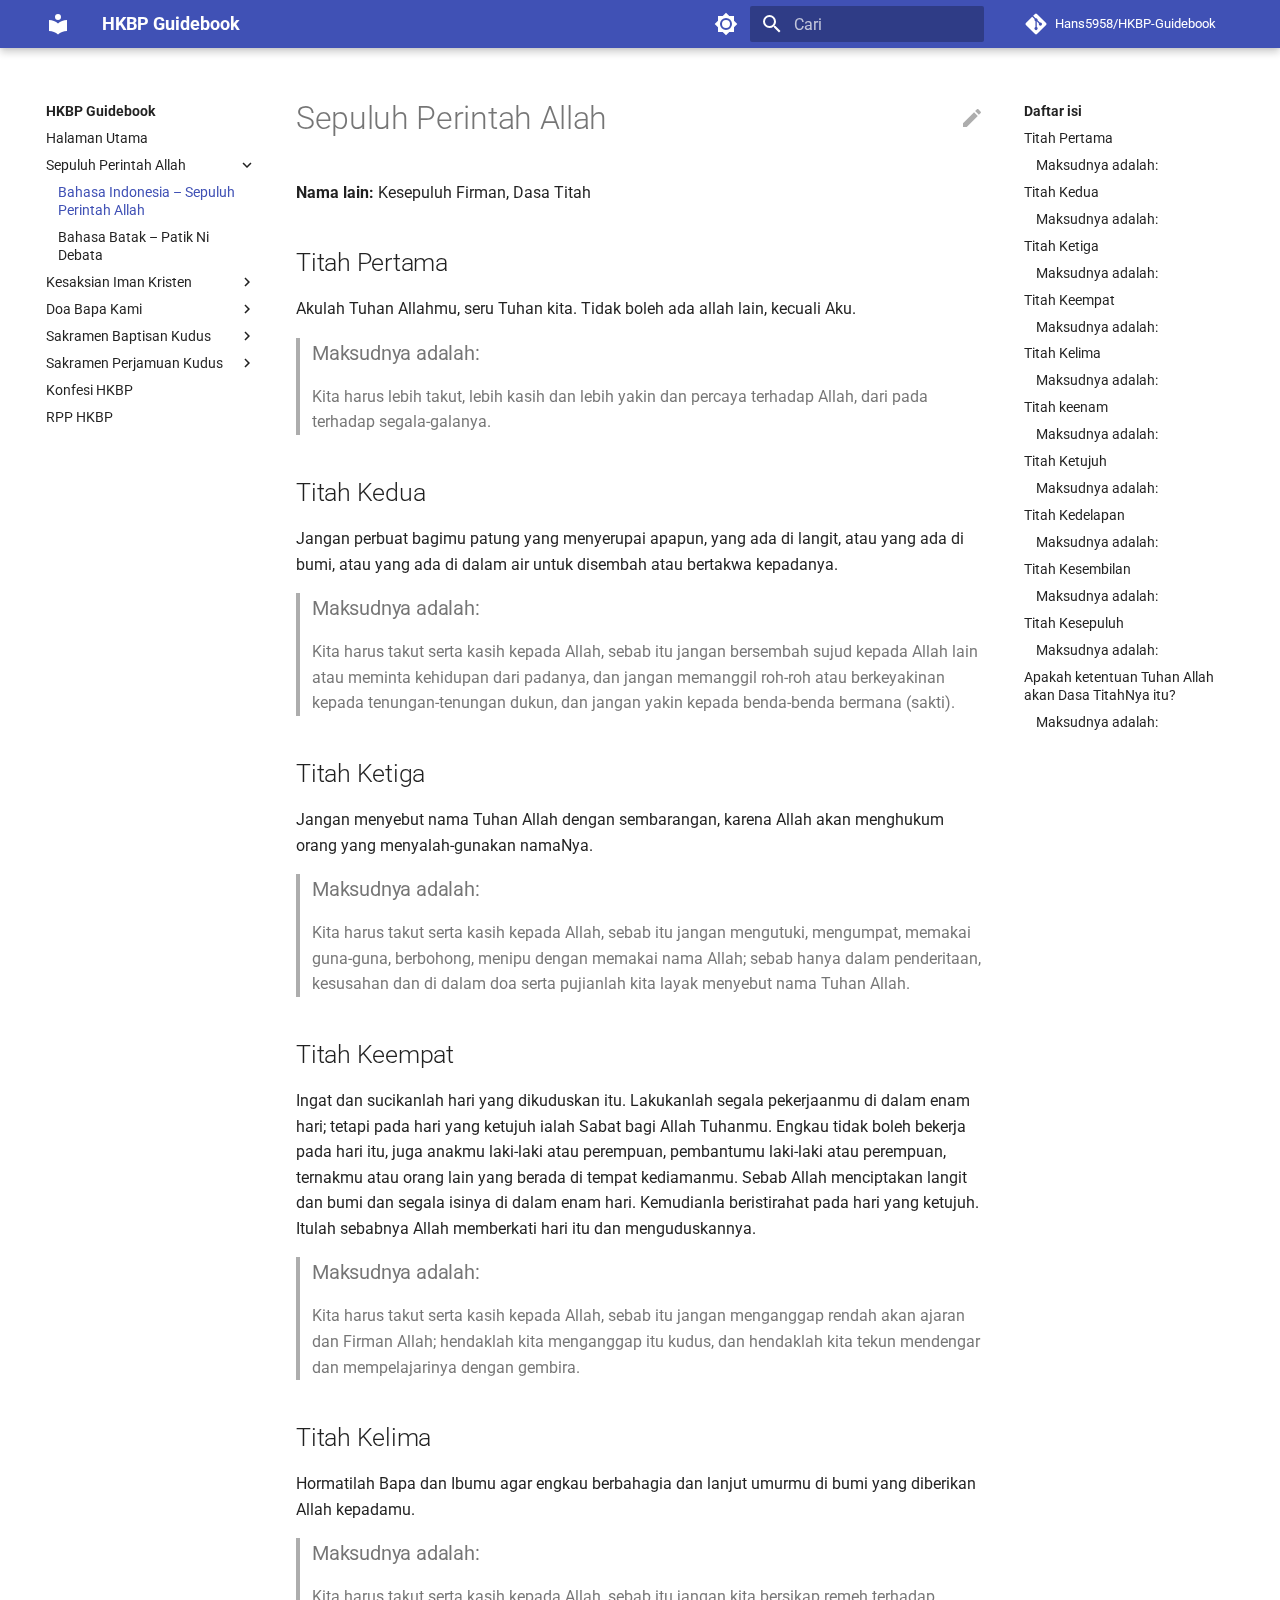
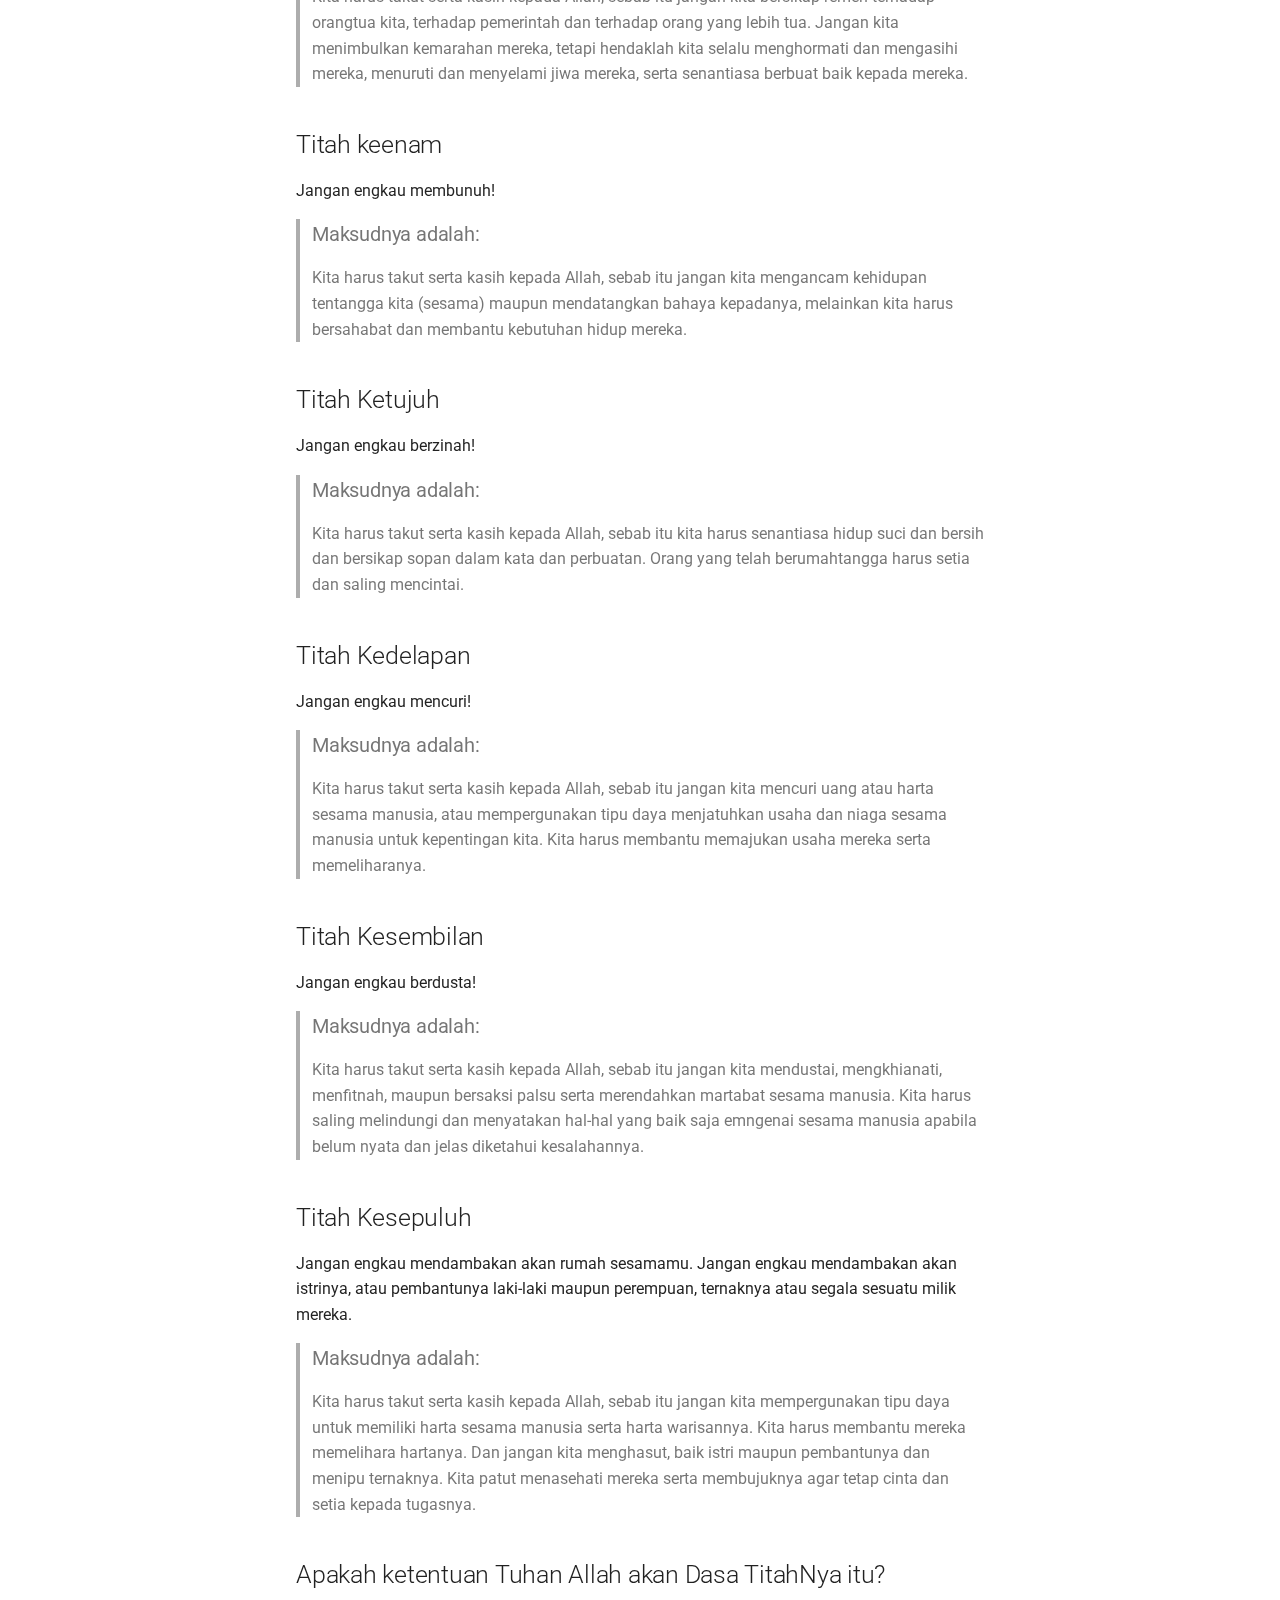
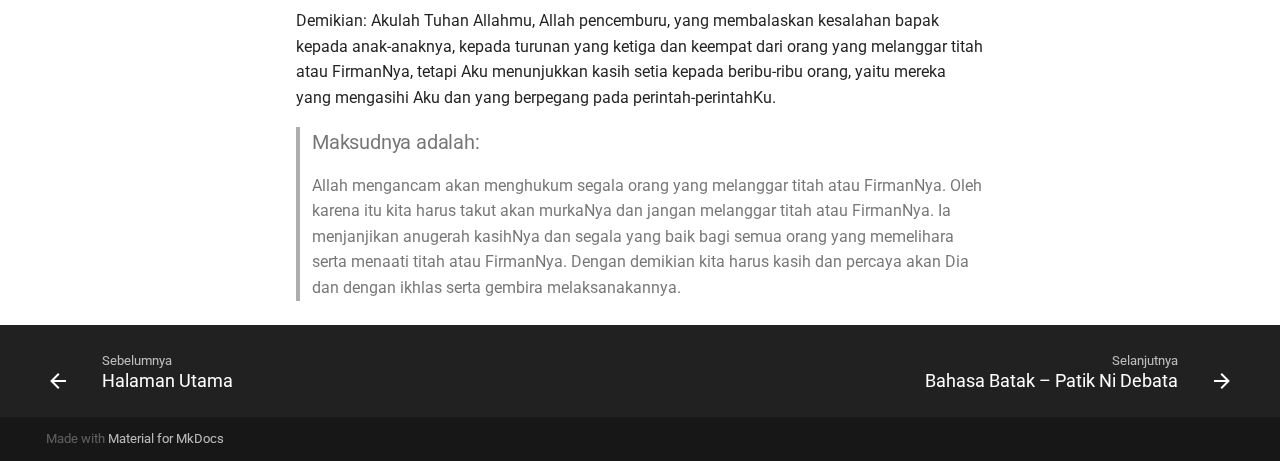
<file: sepuluh-perintah-allah/index.html>
<!doctype html>
<html lang="id" class="no-js">
  <head>
    
      <meta charset="utf-8">
      <meta name="viewport" content="width=device-width,initial-scale=1">
      
        <meta name="description" content="Kumpulan teks yang berhubungan dengan HKBP.">
      
      
        <meta name="author" content="Hans5958">
      
      
        <link rel="canonical" href="https://hans5958.github.io/HKBP-Guidebook/sepuluh-perintah-allah/">
      
      <link rel="icon" href="../assets/images/favicon.png">
      <meta name="generator" content="mkdocs-1.3.0, mkdocs-material-8.3.9">
    
    
      
        <title>Bahasa Indonesia – Sepuluh Perintah Allah - HKBP Guidebook</title>
      
    
    
      <link rel="stylesheet" href="../assets/stylesheets/main.1d29e8d0.min.css">
      
        
        <link rel="stylesheet" href="../assets/stylesheets/palette.cbb835fc.min.css">
        
      
      
    
    
    
      
        
        
        <link rel="preconnect" href="https://fonts.gstatic.com" crossorigin>
        <link rel="stylesheet" href="https://fonts.googleapis.com/css?family=Roboto:300,300i,400,400i,700,700i%7CRoboto+Mono:400,400i,700,700i&display=fallback">
        <style>:root{--md-text-font:"Roboto";--md-code-font:"Roboto Mono"}</style>
      
    
    
      <link rel="stylesheet" href="../assets/stylesheets/extra.css">
    
    <script>__md_scope=new URL("..",location),__md_get=(e,_=localStorage,t=__md_scope)=>JSON.parse(_.getItem(t.pathname+"."+e)),__md_set=(e,_,t=localStorage,a=__md_scope)=>{try{t.setItem(a.pathname+"."+e,JSON.stringify(_))}catch(e){}}</script>
    
      
  


  
  


  <script>function gtag(){dataLayer.push(arguments)}window.dataLayer=window.dataLayer||[],gtag("js",new Date),gtag("config","G-MFXDVQ0WW7"),document.addEventListener("DOMContentLoaded",function(){document.forms.search&&document.forms.search.query.addEventListener("blur",function(){this.value&&gtag("event","search",{search_term:this.value})}),"undefined"!=typeof location$&&location$.subscribe(function(e){gtag("config","G-MFXDVQ0WW7",{page_path:e.pathname})})})</script>
  <script async src="https://www.googletagmanager.com/gtag/js?id=G-MFXDVQ0WW7"></script>


    
    
  </head>
  
  
    
    
      
    
    
    
    
    <body dir="ltr" data-md-color-scheme="default" data-md-color-primary="" data-md-color-accent="">
  
    
    
      <script>var palette=__md_get("__palette");if(palette&&"object"==typeof palette.color)for(var key of Object.keys(palette.color))document.body.setAttribute("data-md-color-"+key,palette.color[key])</script>
    
    <input class="md-toggle" data-md-toggle="drawer" type="checkbox" id="__drawer" autocomplete="off">
    <input class="md-toggle" data-md-toggle="search" type="checkbox" id="__search" autocomplete="off">
    <label class="md-overlay" for="__drawer"></label>
    <div data-md-component="skip">
      
        
        <a href="#sepuluh-perintah-allah" class="md-skip">
          Lewati ke isi
        </a>
      
    </div>
    <div data-md-component="announce">
      
    </div>
    
    
      

<header class="md-header" data-md-component="header">
  <nav class="md-header__inner md-grid" aria-label="Header">
    <a href=".." title="HKBP Guidebook" class="md-header__button md-logo" aria-label="HKBP Guidebook" data-md-component="logo">
      
  
  <svg xmlns="http://www.w3.org/2000/svg" viewBox="0 0 24 24"><path d="M12 8a3 3 0 0 0 3-3 3 3 0 0 0-3-3 3 3 0 0 0-3 3 3 3 0 0 0 3 3m0 3.54C9.64 9.35 6.5 8 3 8v11c3.5 0 6.64 1.35 9 3.54 2.36-2.19 5.5-3.54 9-3.54V8c-3.5 0-6.64 1.35-9 3.54Z"/></svg>

    </a>
    <label class="md-header__button md-icon" for="__drawer">
      <svg xmlns="http://www.w3.org/2000/svg" viewBox="0 0 24 24"><path d="M3 6h18v2H3V6m0 5h18v2H3v-2m0 5h18v2H3v-2Z"/></svg>
    </label>
    <div class="md-header__title" data-md-component="header-title">
      <div class="md-header__ellipsis">
        <div class="md-header__topic">
          <span class="md-ellipsis">
            HKBP Guidebook
          </span>
        </div>
        <div class="md-header__topic" data-md-component="header-topic">
          <span class="md-ellipsis">
            
              Bahasa Indonesia – Sepuluh Perintah Allah
            
          </span>
        </div>
      </div>
    </div>
    
      <form class="md-header__option" data-md-component="palette">
        
          
          
          <input class="md-option" data-md-color-media="(prefers-color-scheme: light)" data-md-color-scheme="default" data-md-color-primary="" data-md-color-accent=""  aria-label="Beralih ke mode gelap"  type="radio" name="__palette" id="__palette_1">
          
            <label class="md-header__button md-icon" title="Beralih ke mode gelap" for="__palette_2" hidden>
              <svg xmlns="http://www.w3.org/2000/svg" viewBox="0 0 24 24"><path d="M12 8a4 4 0 0 0-4 4 4 4 0 0 0 4 4 4 4 0 0 0 4-4 4 4 0 0 0-4-4m0 10a6 6 0 0 1-6-6 6 6 0 0 1 6-6 6 6 0 0 1 6 6 6 6 0 0 1-6 6m8-9.31V4h-4.69L12 .69 8.69 4H4v4.69L.69 12 4 15.31V20h4.69L12 23.31 15.31 20H20v-4.69L23.31 12 20 8.69Z"/></svg>
            </label>
          
        
          
          
          <input class="md-option" data-md-color-media="(prefers-color-scheme: dark)" data-md-color-scheme="slate" data-md-color-primary="" data-md-color-accent=""  aria-label="Beralih ke mode terang"  type="radio" name="__palette" id="__palette_2">
          
            <label class="md-header__button md-icon" title="Beralih ke mode terang" for="__palette_1" hidden>
              <svg xmlns="http://www.w3.org/2000/svg" viewBox="0 0 24 24"><path d="M12 18c-.89 0-1.74-.2-2.5-.55C11.56 16.5 13 14.42 13 12c0-2.42-1.44-4.5-3.5-5.45C10.26 6.2 11.11 6 12 6a6 6 0 0 1 6 6 6 6 0 0 1-6 6m8-9.31V4h-4.69L12 .69 8.69 4H4v4.69L.69 12 4 15.31V20h4.69L12 23.31 15.31 20H20v-4.69L23.31 12 20 8.69Z"/></svg>
            </label>
          
        
      </form>
    
    
    
      <label class="md-header__button md-icon" for="__search">
        <svg xmlns="http://www.w3.org/2000/svg" viewBox="0 0 24 24"><path d="M9.5 3A6.5 6.5 0 0 1 16 9.5c0 1.61-.59 3.09-1.56 4.23l.27.27h.79l5 5-1.5 1.5-5-5v-.79l-.27-.27A6.516 6.516 0 0 1 9.5 16 6.5 6.5 0 0 1 3 9.5 6.5 6.5 0 0 1 9.5 3m0 2C7 5 5 7 5 9.5S7 14 9.5 14 14 12 14 9.5 12 5 9.5 5Z"/></svg>
      </label>
      <div class="md-search" data-md-component="search" role="dialog">
  <label class="md-search__overlay" for="__search"></label>
  <div class="md-search__inner" role="search">
    <form class="md-search__form" name="search">
      <input type="text" class="md-search__input" name="query" aria-label="Cari" placeholder="Cari" autocapitalize="off" autocorrect="off" autocomplete="off" spellcheck="false" data-md-component="search-query" required>
      <label class="md-search__icon md-icon" for="__search">
        <svg xmlns="http://www.w3.org/2000/svg" viewBox="0 0 24 24"><path d="M9.5 3A6.5 6.5 0 0 1 16 9.5c0 1.61-.59 3.09-1.56 4.23l.27.27h.79l5 5-1.5 1.5-5-5v-.79l-.27-.27A6.516 6.516 0 0 1 9.5 16 6.5 6.5 0 0 1 3 9.5 6.5 6.5 0 0 1 9.5 3m0 2C7 5 5 7 5 9.5S7 14 9.5 14 14 12 14 9.5 12 5 9.5 5Z"/></svg>
        <svg xmlns="http://www.w3.org/2000/svg" viewBox="0 0 24 24"><path d="M20 11v2H8l5.5 5.5-1.42 1.42L4.16 12l7.92-7.92L13.5 5.5 8 11h12Z"/></svg>
      </label>
      <nav class="md-search__options" aria-label="Search">
        
        <button type="reset" class="md-search__icon md-icon" aria-label="Clear" tabindex="-1">
          <svg xmlns="http://www.w3.org/2000/svg" viewBox="0 0 24 24"><path d="M19 6.41 17.59 5 12 10.59 6.41 5 5 6.41 10.59 12 5 17.59 6.41 19 12 13.41 17.59 19 19 17.59 13.41 12 19 6.41Z"/></svg>
        </button>
      </nav>
      
    </form>
    <div class="md-search__output">
      <div class="md-search__scrollwrap" data-md-scrollfix>
        <div class="md-search-result" data-md-component="search-result">
          <div class="md-search-result__meta">
            Initializing search
          </div>
          <ol class="md-search-result__list"></ol>
        </div>
      </div>
    </div>
  </div>
</div>
    
    
      <div class="md-header__source">
        <a href="https://github.com/Hans5958/HKBP-Guidebook" title="Menuju repositori" class="md-source" data-md-component="source">
  <div class="md-source__icon md-icon">
    
    <svg xmlns="http://www.w3.org/2000/svg" viewBox="0 0 448 512"><!--! Font Awesome Free 6.1.1 by @fontawesome - https://fontawesome.com License - https://fontawesome.com/license/free (Icons: CC BY 4.0, Fonts: SIL OFL 1.1, Code: MIT License) Copyright 2022 Fonticons, Inc.--><path d="M439.55 236.05 244 40.45a28.87 28.87 0 0 0-40.81 0l-40.66 40.63 51.52 51.52c27.06-9.14 52.68 16.77 43.39 43.68l49.66 49.66c34.23-11.8 61.18 31 35.47 56.69-26.49 26.49-70.21-2.87-56-37.34L240.22 199v121.85c25.3 12.54 22.26 41.85 9.08 55a34.34 34.34 0 0 1-48.55 0c-17.57-17.6-11.07-46.91 11.25-56v-123c-20.8-8.51-24.6-30.74-18.64-45L142.57 101 8.45 235.14a28.86 28.86 0 0 0 0 40.81l195.61 195.6a28.86 28.86 0 0 0 40.8 0l194.69-194.69a28.86 28.86 0 0 0 0-40.81z"/></svg>
  </div>
  <div class="md-source__repository">
    Hans5958/HKBP-Guidebook
  </div>
</a>
      </div>
    
  </nav>
  
</header>
    
    <div class="md-container" data-md-component="container">
      
      
        
          
        
      
      <main class="md-main" data-md-component="main">
        <div class="md-main__inner md-grid">
          
            
              
              <div class="md-sidebar md-sidebar--primary" data-md-component="sidebar" data-md-type="navigation" >
                <div class="md-sidebar__scrollwrap">
                  <div class="md-sidebar__inner">
                    


<nav class="md-nav md-nav--primary" aria-label="Navigation" data-md-level="0">
  <label class="md-nav__title" for="__drawer">
    <a href=".." title="HKBP Guidebook" class="md-nav__button md-logo" aria-label="HKBP Guidebook" data-md-component="logo">
      
  
  <svg xmlns="http://www.w3.org/2000/svg" viewBox="0 0 24 24"><path d="M12 8a3 3 0 0 0 3-3 3 3 0 0 0-3-3 3 3 0 0 0-3 3 3 3 0 0 0 3 3m0 3.54C9.64 9.35 6.5 8 3 8v11c3.5 0 6.64 1.35 9 3.54 2.36-2.19 5.5-3.54 9-3.54V8c-3.5 0-6.64 1.35-9 3.54Z"/></svg>

    </a>
    HKBP Guidebook
  </label>
  
    <div class="md-nav__source">
      <a href="https://github.com/Hans5958/HKBP-Guidebook" title="Menuju repositori" class="md-source" data-md-component="source">
  <div class="md-source__icon md-icon">
    
    <svg xmlns="http://www.w3.org/2000/svg" viewBox="0 0 448 512"><!--! Font Awesome Free 6.1.1 by @fontawesome - https://fontawesome.com License - https://fontawesome.com/license/free (Icons: CC BY 4.0, Fonts: SIL OFL 1.1, Code: MIT License) Copyright 2022 Fonticons, Inc.--><path d="M439.55 236.05 244 40.45a28.87 28.87 0 0 0-40.81 0l-40.66 40.63 51.52 51.52c27.06-9.14 52.68 16.77 43.39 43.68l49.66 49.66c34.23-11.8 61.18 31 35.47 56.69-26.49 26.49-70.21-2.87-56-37.34L240.22 199v121.85c25.3 12.54 22.26 41.85 9.08 55a34.34 34.34 0 0 1-48.55 0c-17.57-17.6-11.07-46.91 11.25-56v-123c-20.8-8.51-24.6-30.74-18.64-45L142.57 101 8.45 235.14a28.86 28.86 0 0 0 0 40.81l195.61 195.6a28.86 28.86 0 0 0 40.8 0l194.69-194.69a28.86 28.86 0 0 0 0-40.81z"/></svg>
  </div>
  <div class="md-source__repository">
    Hans5958/HKBP-Guidebook
  </div>
</a>
    </div>
  
  <ul class="md-nav__list" data-md-scrollfix>
    
      
      
      

  
  
  
    <li class="md-nav__item">
      <a href=".." class="md-nav__link">
        Halaman Utama
      </a>
    </li>
  

    
      
      
      

  
  
    
  
  
    
    <li class="md-nav__item md-nav__item--active md-nav__item--nested">
      
      
        <input class="md-nav__toggle md-toggle" data-md-toggle="__nav_2" type="checkbox" id="__nav_2" checked>
      
      
      
      
        <label class="md-nav__link" for="__nav_2">
          Sepuluh Perintah Allah
          <span class="md-nav__icon md-icon"></span>
        </label>
      
      <nav class="md-nav" aria-label="Sepuluh Perintah Allah" data-md-level="1">
        <label class="md-nav__title" for="__nav_2">
          <span class="md-nav__icon md-icon"></span>
          Sepuluh Perintah Allah
        </label>
        <ul class="md-nav__list" data-md-scrollfix>
          
            
              
  
  
    
  
  
    <li class="md-nav__item md-nav__item--active">
      
      <input class="md-nav__toggle md-toggle" data-md-toggle="toc" type="checkbox" id="__toc">
      
      
        
      
      
        <label class="md-nav__link md-nav__link--active" for="__toc">
          Bahasa Indonesia – Sepuluh Perintah Allah
          <span class="md-nav__icon md-icon"></span>
        </label>
      
      <a href="./" class="md-nav__link md-nav__link--active">
        Bahasa Indonesia – Sepuluh Perintah Allah
      </a>
      
        

<nav class="md-nav md-nav--secondary" aria-label="Daftar isi">
  
  
  
    
  
  
    <label class="md-nav__title" for="__toc">
      <span class="md-nav__icon md-icon"></span>
      Daftar isi
    </label>
    <ul class="md-nav__list" data-md-component="toc" data-md-scrollfix>
      
        <li class="md-nav__item">
  <a href="#titah-pertama" class="md-nav__link">
    Titah Pertama
  </a>
  
    <nav class="md-nav" aria-label="Titah Pertama">
      <ul class="md-nav__list">
        
          <li class="md-nav__item">
  <a href="#maksudnya-adalah" class="md-nav__link">
    Maksudnya adalah:
  </a>
  
</li>
        
      </ul>
    </nav>
  
</li>
      
        <li class="md-nav__item">
  <a href="#titah-kedua" class="md-nav__link">
    Titah Kedua
  </a>
  
    <nav class="md-nav" aria-label="Titah Kedua">
      <ul class="md-nav__list">
        
          <li class="md-nav__item">
  <a href="#maksudnya-adalah_1" class="md-nav__link">
    Maksudnya adalah:
  </a>
  
</li>
        
      </ul>
    </nav>
  
</li>
      
        <li class="md-nav__item">
  <a href="#titah-ketiga" class="md-nav__link">
    Titah Ketiga
  </a>
  
    <nav class="md-nav" aria-label="Titah Ketiga">
      <ul class="md-nav__list">
        
          <li class="md-nav__item">
  <a href="#maksudnya-adalah_2" class="md-nav__link">
    Maksudnya adalah:
  </a>
  
</li>
        
      </ul>
    </nav>
  
</li>
      
        <li class="md-nav__item">
  <a href="#titah-keempat" class="md-nav__link">
    Titah Keempat
  </a>
  
    <nav class="md-nav" aria-label="Titah Keempat">
      <ul class="md-nav__list">
        
          <li class="md-nav__item">
  <a href="#maksudnya-adalah_3" class="md-nav__link">
    Maksudnya adalah:
  </a>
  
</li>
        
      </ul>
    </nav>
  
</li>
      
        <li class="md-nav__item">
  <a href="#titah-kelima" class="md-nav__link">
    Titah Kelima
  </a>
  
    <nav class="md-nav" aria-label="Titah Kelima">
      <ul class="md-nav__list">
        
          <li class="md-nav__item">
  <a href="#maksudnya-adalah_4" class="md-nav__link">
    Maksudnya adalah:
  </a>
  
</li>
        
      </ul>
    </nav>
  
</li>
      
        <li class="md-nav__item">
  <a href="#titah-keenam" class="md-nav__link">
    Titah keenam
  </a>
  
    <nav class="md-nav" aria-label="Titah keenam">
      <ul class="md-nav__list">
        
          <li class="md-nav__item">
  <a href="#maksudnya-adalah_5" class="md-nav__link">
    Maksudnya adalah:
  </a>
  
</li>
        
      </ul>
    </nav>
  
</li>
      
        <li class="md-nav__item">
  <a href="#titah-ketujuh" class="md-nav__link">
    Titah Ketujuh
  </a>
  
    <nav class="md-nav" aria-label="Titah Ketujuh">
      <ul class="md-nav__list">
        
          <li class="md-nav__item">
  <a href="#maksudnya-adalah_6" class="md-nav__link">
    Maksudnya adalah:
  </a>
  
</li>
        
      </ul>
    </nav>
  
</li>
      
        <li class="md-nav__item">
  <a href="#titah-kedelapan" class="md-nav__link">
    Titah Kedelapan
  </a>
  
    <nav class="md-nav" aria-label="Titah Kedelapan">
      <ul class="md-nav__list">
        
          <li class="md-nav__item">
  <a href="#maksudnya-adalah_7" class="md-nav__link">
    Maksudnya adalah:
  </a>
  
</li>
        
      </ul>
    </nav>
  
</li>
      
        <li class="md-nav__item">
  <a href="#titah-kesembilan" class="md-nav__link">
    Titah Kesembilan
  </a>
  
    <nav class="md-nav" aria-label="Titah Kesembilan">
      <ul class="md-nav__list">
        
          <li class="md-nav__item">
  <a href="#maksudnya-adalah_8" class="md-nav__link">
    Maksudnya adalah:
  </a>
  
</li>
        
      </ul>
    </nav>
  
</li>
      
        <li class="md-nav__item">
  <a href="#titah-kesepuluh" class="md-nav__link">
    Titah Kesepuluh
  </a>
  
    <nav class="md-nav" aria-label="Titah Kesepuluh">
      <ul class="md-nav__list">
        
          <li class="md-nav__item">
  <a href="#maksudnya-adalah_9" class="md-nav__link">
    Maksudnya adalah:
  </a>
  
</li>
        
      </ul>
    </nav>
  
</li>
      
        <li class="md-nav__item">
  <a href="#apakah-ketentuan-tuhan-allah-akan-dasa-titahnya-itu" class="md-nav__link">
    Apakah ketentuan Tuhan Allah akan Dasa TitahNya itu?
  </a>
  
    <nav class="md-nav" aria-label="Apakah ketentuan Tuhan Allah akan Dasa TitahNya itu?">
      <ul class="md-nav__list">
        
          <li class="md-nav__item">
  <a href="#maksudnya-adalah_10" class="md-nav__link">
    Maksudnya adalah:
  </a>
  
</li>
        
      </ul>
    </nav>
  
</li>
      
    </ul>
  
</nav>
      
    </li>
  

            
          
            
              
  
  
  
    <li class="md-nav__item">
      <a href="../patik-ni-debata/" class="md-nav__link">
        Bahasa Batak – Patik Ni Debata
      </a>
    </li>
  

            
          
        </ul>
      </nav>
    </li>
  

    
      
      
      

  
  
  
    
    <li class="md-nav__item md-nav__item--nested">
      
      
        <input class="md-nav__toggle md-toggle" data-md-toggle="__nav_3" type="checkbox" id="__nav_3" >
      
      
      
      
        <label class="md-nav__link" for="__nav_3">
          Kesaksian Iman Kristen
          <span class="md-nav__icon md-icon"></span>
        </label>
      
      <nav class="md-nav" aria-label="Kesaksian Iman Kristen" data-md-level="1">
        <label class="md-nav__title" for="__nav_3">
          <span class="md-nav__icon md-icon"></span>
          Kesaksian Iman Kristen
        </label>
        <ul class="md-nav__list" data-md-scrollfix>
          
            
              
  
  
  
    <li class="md-nav__item">
      <a href="../kesaksian-iman-kristen/" class="md-nav__link">
        Bahasa Indonesia – Kesaksian Iman Kristen
      </a>
    </li>
  

            
          
            
              
  
  
  
    <li class="md-nav__item">
      <a href="../hata-haporseaon/" class="md-nav__link">
        Bahasa Batak – Hata Haporseaon
      </a>
    </li>
  

            
          
        </ul>
      </nav>
    </li>
  

    
      
      
      

  
  
  
    
    <li class="md-nav__item md-nav__item--nested">
      
      
        <input class="md-nav__toggle md-toggle" data-md-toggle="__nav_4" type="checkbox" id="__nav_4" >
      
      
      
      
        <label class="md-nav__link" for="__nav_4">
          Doa Bapa Kami
          <span class="md-nav__icon md-icon"></span>
        </label>
      
      <nav class="md-nav" aria-label="Doa Bapa Kami" data-md-level="1">
        <label class="md-nav__title" for="__nav_4">
          <span class="md-nav__icon md-icon"></span>
          Doa Bapa Kami
        </label>
        <ul class="md-nav__list" data-md-scrollfix>
          
            
              
  
  
  
    <li class="md-nav__item">
      <a href="../doa-bapa-kami/" class="md-nav__link">
        Bahasa Indonesia – Doa Bapa Kami
      </a>
    </li>
  

            
          
            
              
  
  
  
    <li class="md-nav__item">
      <a href="../tangiang-ale-amanami/" class="md-nav__link">
        Bahasa Batak – Tangiang Ale Amanami
      </a>
    </li>
  

            
          
        </ul>
      </nav>
    </li>
  

    
      
      
      

  
  
  
    
    <li class="md-nav__item md-nav__item--nested">
      
      
        <input class="md-nav__toggle md-toggle" data-md-toggle="__nav_5" type="checkbox" id="__nav_5" >
      
      
      
      
        <label class="md-nav__link" for="__nav_5">
          Sakramen Baptisan Kudus
          <span class="md-nav__icon md-icon"></span>
        </label>
      
      <nav class="md-nav" aria-label="Sakramen Baptisan Kudus" data-md-level="1">
        <label class="md-nav__title" for="__nav_5">
          <span class="md-nav__icon md-icon"></span>
          Sakramen Baptisan Kudus
        </label>
        <ul class="md-nav__list" data-md-scrollfix>
          
            
              
  
  
  
    <li class="md-nav__item">
      <a href="../sakramen-baptisan-kudus/" class="md-nav__link">
        Bahasa Indonesia – Sakramen Baptisan Kudus
      </a>
    </li>
  

            
          
            
              
  
  
  
    <li class="md-nav__item">
      <a href="../pandidion/" class="md-nav__link">
        Bahasa Batak – Pandidion
      </a>
    </li>
  

            
          
        </ul>
      </nav>
    </li>
  

    
      
      
      

  
  
  
    
    <li class="md-nav__item md-nav__item--nested">
      
      
        <input class="md-nav__toggle md-toggle" data-md-toggle="__nav_6" type="checkbox" id="__nav_6" >
      
      
      
      
        <label class="md-nav__link" for="__nav_6">
          Sakramen Perjamuan Kudus
          <span class="md-nav__icon md-icon"></span>
        </label>
      
      <nav class="md-nav" aria-label="Sakramen Perjamuan Kudus" data-md-level="1">
        <label class="md-nav__title" for="__nav_6">
          <span class="md-nav__icon md-icon"></span>
          Sakramen Perjamuan Kudus
        </label>
        <ul class="md-nav__list" data-md-scrollfix>
          
            
              
  
  
  
    <li class="md-nav__item">
      <a href="../sakramen-perjamuan-kudus/" class="md-nav__link">
        Bahasa Indonesia – Sakramen Perjamuan Kudus
      </a>
    </li>
  

            
          
            
              
  
  
  
    <li class="md-nav__item">
      <a href="../marulaon-na-badia/" class="md-nav__link">
        Bahasa Batak – Marulaon Na Badia
      </a>
    </li>
  

            
          
        </ul>
      </nav>
    </li>
  

    
      
      
      

  
  
  
    <li class="md-nav__item">
      <a href="../konfesi-hkbp/" class="md-nav__link">
        Konfesi HKBP
      </a>
    </li>
  

    
      
      
      

  
  
  
    <li class="md-nav__item">
      <a href="../rpp-hkbp/" class="md-nav__link">
        RPP HKBP
      </a>
    </li>
  

    
  </ul>
</nav>
                  </div>
                </div>
              </div>
            
            
              
              <div class="md-sidebar md-sidebar--secondary" data-md-component="sidebar" data-md-type="toc" >
                <div class="md-sidebar__scrollwrap">
                  <div class="md-sidebar__inner">
                    

<nav class="md-nav md-nav--secondary" aria-label="Daftar isi">
  
  
  
    
  
  
    <label class="md-nav__title" for="__toc">
      <span class="md-nav__icon md-icon"></span>
      Daftar isi
    </label>
    <ul class="md-nav__list" data-md-component="toc" data-md-scrollfix>
      
        <li class="md-nav__item">
  <a href="#titah-pertama" class="md-nav__link">
    Titah Pertama
  </a>
  
    <nav class="md-nav" aria-label="Titah Pertama">
      <ul class="md-nav__list">
        
          <li class="md-nav__item">
  <a href="#maksudnya-adalah" class="md-nav__link">
    Maksudnya adalah:
  </a>
  
</li>
        
      </ul>
    </nav>
  
</li>
      
        <li class="md-nav__item">
  <a href="#titah-kedua" class="md-nav__link">
    Titah Kedua
  </a>
  
    <nav class="md-nav" aria-label="Titah Kedua">
      <ul class="md-nav__list">
        
          <li class="md-nav__item">
  <a href="#maksudnya-adalah_1" class="md-nav__link">
    Maksudnya adalah:
  </a>
  
</li>
        
      </ul>
    </nav>
  
</li>
      
        <li class="md-nav__item">
  <a href="#titah-ketiga" class="md-nav__link">
    Titah Ketiga
  </a>
  
    <nav class="md-nav" aria-label="Titah Ketiga">
      <ul class="md-nav__list">
        
          <li class="md-nav__item">
  <a href="#maksudnya-adalah_2" class="md-nav__link">
    Maksudnya adalah:
  </a>
  
</li>
        
      </ul>
    </nav>
  
</li>
      
        <li class="md-nav__item">
  <a href="#titah-keempat" class="md-nav__link">
    Titah Keempat
  </a>
  
    <nav class="md-nav" aria-label="Titah Keempat">
      <ul class="md-nav__list">
        
          <li class="md-nav__item">
  <a href="#maksudnya-adalah_3" class="md-nav__link">
    Maksudnya adalah:
  </a>
  
</li>
        
      </ul>
    </nav>
  
</li>
      
        <li class="md-nav__item">
  <a href="#titah-kelima" class="md-nav__link">
    Titah Kelima
  </a>
  
    <nav class="md-nav" aria-label="Titah Kelima">
      <ul class="md-nav__list">
        
          <li class="md-nav__item">
  <a href="#maksudnya-adalah_4" class="md-nav__link">
    Maksudnya adalah:
  </a>
  
</li>
        
      </ul>
    </nav>
  
</li>
      
        <li class="md-nav__item">
  <a href="#titah-keenam" class="md-nav__link">
    Titah keenam
  </a>
  
    <nav class="md-nav" aria-label="Titah keenam">
      <ul class="md-nav__list">
        
          <li class="md-nav__item">
  <a href="#maksudnya-adalah_5" class="md-nav__link">
    Maksudnya adalah:
  </a>
  
</li>
        
      </ul>
    </nav>
  
</li>
      
        <li class="md-nav__item">
  <a href="#titah-ketujuh" class="md-nav__link">
    Titah Ketujuh
  </a>
  
    <nav class="md-nav" aria-label="Titah Ketujuh">
      <ul class="md-nav__list">
        
          <li class="md-nav__item">
  <a href="#maksudnya-adalah_6" class="md-nav__link">
    Maksudnya adalah:
  </a>
  
</li>
        
      </ul>
    </nav>
  
</li>
      
        <li class="md-nav__item">
  <a href="#titah-kedelapan" class="md-nav__link">
    Titah Kedelapan
  </a>
  
    <nav class="md-nav" aria-label="Titah Kedelapan">
      <ul class="md-nav__list">
        
          <li class="md-nav__item">
  <a href="#maksudnya-adalah_7" class="md-nav__link">
    Maksudnya adalah:
  </a>
  
</li>
        
      </ul>
    </nav>
  
</li>
      
        <li class="md-nav__item">
  <a href="#titah-kesembilan" class="md-nav__link">
    Titah Kesembilan
  </a>
  
    <nav class="md-nav" aria-label="Titah Kesembilan">
      <ul class="md-nav__list">
        
          <li class="md-nav__item">
  <a href="#maksudnya-adalah_8" class="md-nav__link">
    Maksudnya adalah:
  </a>
  
</li>
        
      </ul>
    </nav>
  
</li>
      
        <li class="md-nav__item">
  <a href="#titah-kesepuluh" class="md-nav__link">
    Titah Kesepuluh
  </a>
  
    <nav class="md-nav" aria-label="Titah Kesepuluh">
      <ul class="md-nav__list">
        
          <li class="md-nav__item">
  <a href="#maksudnya-adalah_9" class="md-nav__link">
    Maksudnya adalah:
  </a>
  
</li>
        
      </ul>
    </nav>
  
</li>
      
        <li class="md-nav__item">
  <a href="#apakah-ketentuan-tuhan-allah-akan-dasa-titahnya-itu" class="md-nav__link">
    Apakah ketentuan Tuhan Allah akan Dasa TitahNya itu?
  </a>
  
    <nav class="md-nav" aria-label="Apakah ketentuan Tuhan Allah akan Dasa TitahNya itu?">
      <ul class="md-nav__list">
        
          <li class="md-nav__item">
  <a href="#maksudnya-adalah_10" class="md-nav__link">
    Maksudnya adalah:
  </a>
  
</li>
        
      </ul>
    </nav>
  
</li>
      
    </ul>
  
</nav>
                  </div>
                </div>
              </div>
            
          
          <div class="md-content" data-md-component="content">
            <article class="md-content__inner md-typeset">
              
                
  <a href="https://github.com/Hans5958/HKBP-Guidebook/edit/master/docs/sepuluh-perintah-allah.md" title="Ubah halaman ini" class="md-content__button md-icon">
    <svg xmlns="http://www.w3.org/2000/svg" viewBox="0 0 24 24"><path d="M20.71 7.04c.39-.39.39-1.04 0-1.41l-2.34-2.34c-.37-.39-1.02-.39-1.41 0l-1.84 1.83 3.75 3.75M3 17.25V21h3.75L17.81 9.93l-3.75-3.75L3 17.25Z"/></svg>
  </a>



<h1 id="sepuluh-perintah-allah">Sepuluh Perintah Allah</h1>
<p><strong>Nama lain:</strong> Kesepuluh Firman, Dasa Titah</p>
<h2 id="titah-pertama">Titah Pertama</h2>
<p>Akulah Tuhan Allahmu, seru Tuhan kita. Tidak boleh ada allah lain, kecuali Aku.</p>
<blockquote>
<h3 id="maksudnya-adalah">Maksudnya adalah:</h3>
<p>Kita harus lebih takut, lebih kasih dan lebih yakin dan percaya terhadap Allah, dari pada terhadap segala-galanya.</p>
</blockquote>
<h2 id="titah-kedua">Titah Kedua</h2>
<p>Jangan perbuat bagimu patung yang menyerupai apapun, yang ada di langit, atau yang ada di bumi, atau yang ada di dalam air untuk disembah atau bertakwa kepadanya.</p>
<blockquote>
<h3 id="maksudnya-adalah_1">Maksudnya adalah:</h3>
<p>Kita harus takut serta kasih kepada Allah, sebab itu jangan bersembah sujud kepada Allah lain atau meminta kehidupan dari padanya, dan jangan memanggil roh-roh atau berkeyakinan kepada tenungan-tenungan dukun, dan jangan yakin kepada benda-benda bermana (sakti).</p>
</blockquote>
<h2 id="titah-ketiga">Titah Ketiga</h2>
<p>Jangan menyebut nama Tuhan Allah dengan sembarangan, karena Allah akan menghukum orang yang menyalah-gunakan namaNya.</p>
<blockquote>
<h3 id="maksudnya-adalah_2">Maksudnya adalah:</h3>
<p>Kita harus takut serta kasih kepada Allah, sebab itu jangan mengutuki, mengumpat, memakai guna-guna, berbohong, menipu dengan memakai nama Allah; sebab hanya dalam penderitaan, kesusahan dan di dalam doa serta pujianlah kita layak menyebut nama Tuhan Allah.</p>
</blockquote>
<h2 id="titah-keempat">Titah Keempat</h2>
<p>Ingat dan sucikanlah hari yang dikuduskan itu. Lakukanlah segala pekerjaanmu di dalam enam hari; tetapi pada hari yang ketujuh ialah Sabat bagi Allah Tuhanmu. Engkau tidak boleh bekerja pada hari itu, juga anakmu laki-laki atau perempuan, pembantumu laki-laki atau perempuan, ternakmu atau orang lain yang berada di tempat kediamanmu. Sebab Allah menciptakan langit dan bumi dan segala isinya di dalam enam hari. KemudianIa beristirahat pada hari yang ketujuh. Itulah sebabnya Allah memberkati hari itu dan menguduskannya.</p>
<blockquote>
<h3 id="maksudnya-adalah_3">Maksudnya adalah:</h3>
<p>Kita harus takut serta kasih kepada Allah, sebab itu jangan menganggap rendah akan ajaran dan Firman Allah; hendaklah kita menganggap itu kudus, dan hendaklah kita tekun mendengar dan mempelajarinya dengan gembira.</p>
</blockquote>
<h2 id="titah-kelima">Titah Kelima</h2>
<p>Hormatilah Bapa dan Ibumu agar engkau berbahagia dan lanjut umurmu di bumi yang diberikan Allah kepadamu.</p>
<blockquote>
<h3 id="maksudnya-adalah_4">Maksudnya adalah:</h3>
<p>Kita harus takut serta kasih kepada Allah, sebab itu jangan kita bersikap remeh terhadap orangtua kita, terhadap pemerintah dan terhadap orang yang lebih tua. Jangan kita menimbulkan kemarahan mereka, tetapi hendaklah kita selalu menghormati dan mengasihi mereka, menuruti dan menyelami jiwa mereka, serta senantiasa berbuat baik kepada mereka.</p>
</blockquote>
<h2 id="titah-keenam">Titah keenam</h2>
<p>Jangan engkau membunuh!</p>
<blockquote>
<h3 id="maksudnya-adalah_5">Maksudnya adalah:</h3>
<p>Kita harus takut serta kasih kepada Allah, sebab itu jangan kita mengancam kehidupan tentangga kita (sesama) maupun mendatangkan bahaya kepadanya, melainkan kita harus bersahabat dan membantu kebutuhan hidup mereka.</p>
</blockquote>
<h2 id="titah-ketujuh">Titah Ketujuh</h2>
<p>Jangan engkau berzinah!</p>
<blockquote>
<h3 id="maksudnya-adalah_6">Maksudnya adalah:</h3>
<p>Kita harus takut serta kasih kepada Allah, sebab itu kita harus senantiasa hidup suci dan bersih dan bersikap sopan dalam kata dan perbuatan. Orang yang telah berumahtangga harus setia dan saling mencintai.</p>
</blockquote>
<h2 id="titah-kedelapan">Titah Kedelapan</h2>
<p>Jangan engkau mencuri!</p>
<blockquote>
<h3 id="maksudnya-adalah_7">Maksudnya adalah:</h3>
<p>Kita harus takut serta kasih kepada Allah, sebab itu jangan kita mencuri uang atau harta sesama manusia, atau mempergunakan tipu daya menjatuhkan usaha dan niaga sesama manusia untuk kepentingan kita. Kita harus membantu memajukan usaha mereka serta memeliharanya.</p>
</blockquote>
<h2 id="titah-kesembilan">Titah Kesembilan</h2>
<p>Jangan engkau berdusta!</p>
<blockquote>
<h3 id="maksudnya-adalah_8">Maksudnya adalah:</h3>
<p>Kita harus takut serta kasih kepada Allah, sebab itu jangan kita mendustai, mengkhianati, menfitnah, maupun bersaksi palsu serta merendahkan martabat sesama manusia. Kita harus saling melindungi dan menyatakan hal-hal yang baik saja emngenai sesama manusia apabila belum nyata dan jelas diketahui kesalahannya.</p>
</blockquote>
<h2 id="titah-kesepuluh">Titah Kesepuluh</h2>
<p>Jangan engkau mendambakan akan rumah sesamamu. Jangan engkau mendambakan akan istrinya, atau pembantunya laki-laki maupun perempuan, ternaknya atau segala sesuatu milik mereka.</p>
<blockquote>
<h3 id="maksudnya-adalah_9">Maksudnya adalah:</h3>
<p>Kita harus takut serta kasih kepada Allah, sebab itu jangan kita mempergunakan tipu daya untuk memiliki harta sesama manusia serta harta warisannya. Kita harus membantu mereka memelihara hartanya. Dan jangan kita menghasut, baik istri maupun pembantunya dan menipu ternaknya. Kita patut menasehati mereka serta membujuknya agar tetap cinta dan setia kepada tugasnya.</p>
</blockquote>
<h2 id="apakah-ketentuan-tuhan-allah-akan-dasa-titahnya-itu">Apakah ketentuan Tuhan Allah akan Dasa TitahNya itu?</h2>
<p>Demikian: Akulah Tuhan Allahmu, Allah pencemburu, yang membalaskan kesalahan bapak kepada anak-anaknya, kepada turunan yang ketiga dan keempat dari orang yang melanggar titah atau FirmanNya, tetapi Aku menunjukkan kasih setia kepada beribu-ribu orang, yaitu mereka yang mengasihi Aku dan yang berpegang pada perintah-perintahKu.</p>
<blockquote>
<h3 id="maksudnya-adalah_10">Maksudnya adalah:</h3>
<p>Allah mengancam akan menghukum segala orang yang melanggar titah atau FirmanNya. Oleh karena itu kita harus takut akan murkaNya dan jangan melanggar titah atau FirmanNya. Ia menjanjikan anugerah kasihNya dan segala yang baik bagi semua orang yang memelihara serta menaati titah atau FirmanNya. Dengan demikian kita harus kasih dan percaya akan Dia dan dengan ikhlas serta gembira melaksanakannya.</p>
</blockquote>

              
            </article>
            
          </div>
        </div>
        
      </main>
      
        <footer class="md-footer">
  
    
    <nav class="md-footer__inner md-grid" aria-label="Footer" >
      
        
        <a href=".." class="md-footer__link md-footer__link--prev" aria-label="Sebelumnya: Halaman Utama" rel="prev">
          <div class="md-footer__button md-icon">
            <svg xmlns="http://www.w3.org/2000/svg" viewBox="0 0 24 24"><path d="M20 11v2H8l5.5 5.5-1.42 1.42L4.16 12l7.92-7.92L13.5 5.5 8 11h12Z"/></svg>
          </div>
          <div class="md-footer__title">
            <div class="md-ellipsis">
              <span class="md-footer__direction">
                Sebelumnya
              </span>
              Halaman Utama
            </div>
          </div>
        </a>
      
      
        
        <a href="../patik-ni-debata/" class="md-footer__link md-footer__link--next" aria-label="Selanjutnya: Bahasa Batak – Patik Ni Debata" rel="next">
          <div class="md-footer__title">
            <div class="md-ellipsis">
              <span class="md-footer__direction">
                Selanjutnya
              </span>
              Bahasa Batak – Patik Ni Debata
            </div>
          </div>
          <div class="md-footer__button md-icon">
            <svg xmlns="http://www.w3.org/2000/svg" viewBox="0 0 24 24"><path d="M4 11v2h12l-5.5 5.5 1.42 1.42L19.84 12l-7.92-7.92L10.5 5.5 16 11H4Z"/></svg>
          </div>
        </a>
      
    </nav>
  
  <div class="md-footer-meta md-typeset">
    <div class="md-footer-meta__inner md-grid">
      <div class="md-copyright">
  
  
    Made with
    <a href="https://squidfunk.github.io/mkdocs-material/" target="_blank" rel="noopener">
      Material for MkDocs
    </a>
  
</div>
      
    </div>
  </div>
</footer>
      
    </div>
    <div class="md-dialog" data-md-component="dialog">
      <div class="md-dialog__inner md-typeset"></div>
    </div>
    <script id="__config" type="application/json">{"base": "..", "features": [], "search": "../assets/javascripts/workers/search.b97dbffb.min.js", "translations": {"clipboard.copied": "Tersalin ke memori", "clipboard.copy": "Salin ke memori", "search.config.lang": "en", "search.config.pipeline": " ", "search.config.separator": "[\\s\\-]+", "search.placeholder": "Cari", "search.result.more.one": "1 more on this page", "search.result.more.other": "# more on this page", "search.result.none": "Tidak ada dokumen yang sesuai", "search.result.one": "1 dokumen ditemukan", "search.result.other": "# dokumen ditemukan", "search.result.placeholder": "Ketik untuk mulai pencarian", "search.result.term.missing": "Missing", "select.version.title": "Select version"}}</script>
    
    
      <script src="../assets/javascripts/bundle.6c7ad80a.min.js"></script>
      
    
  </body>
</html>
</file>
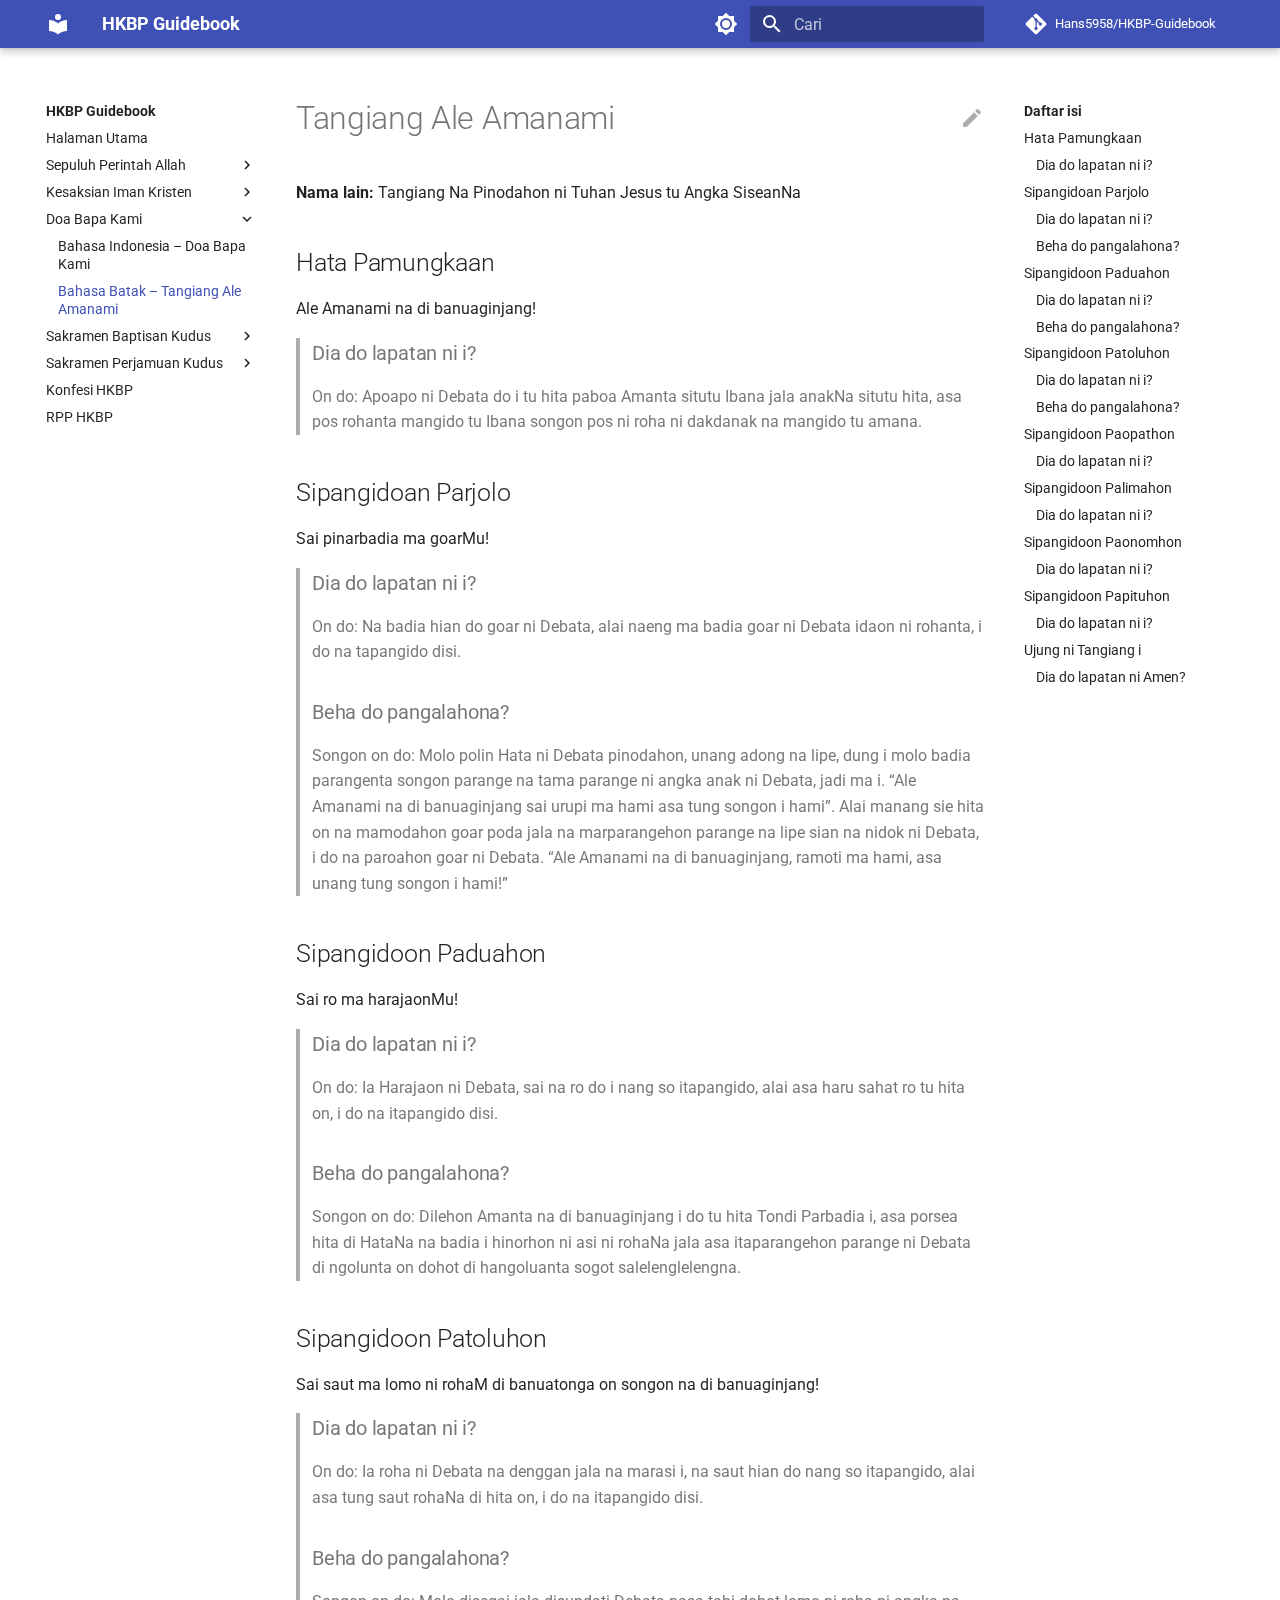
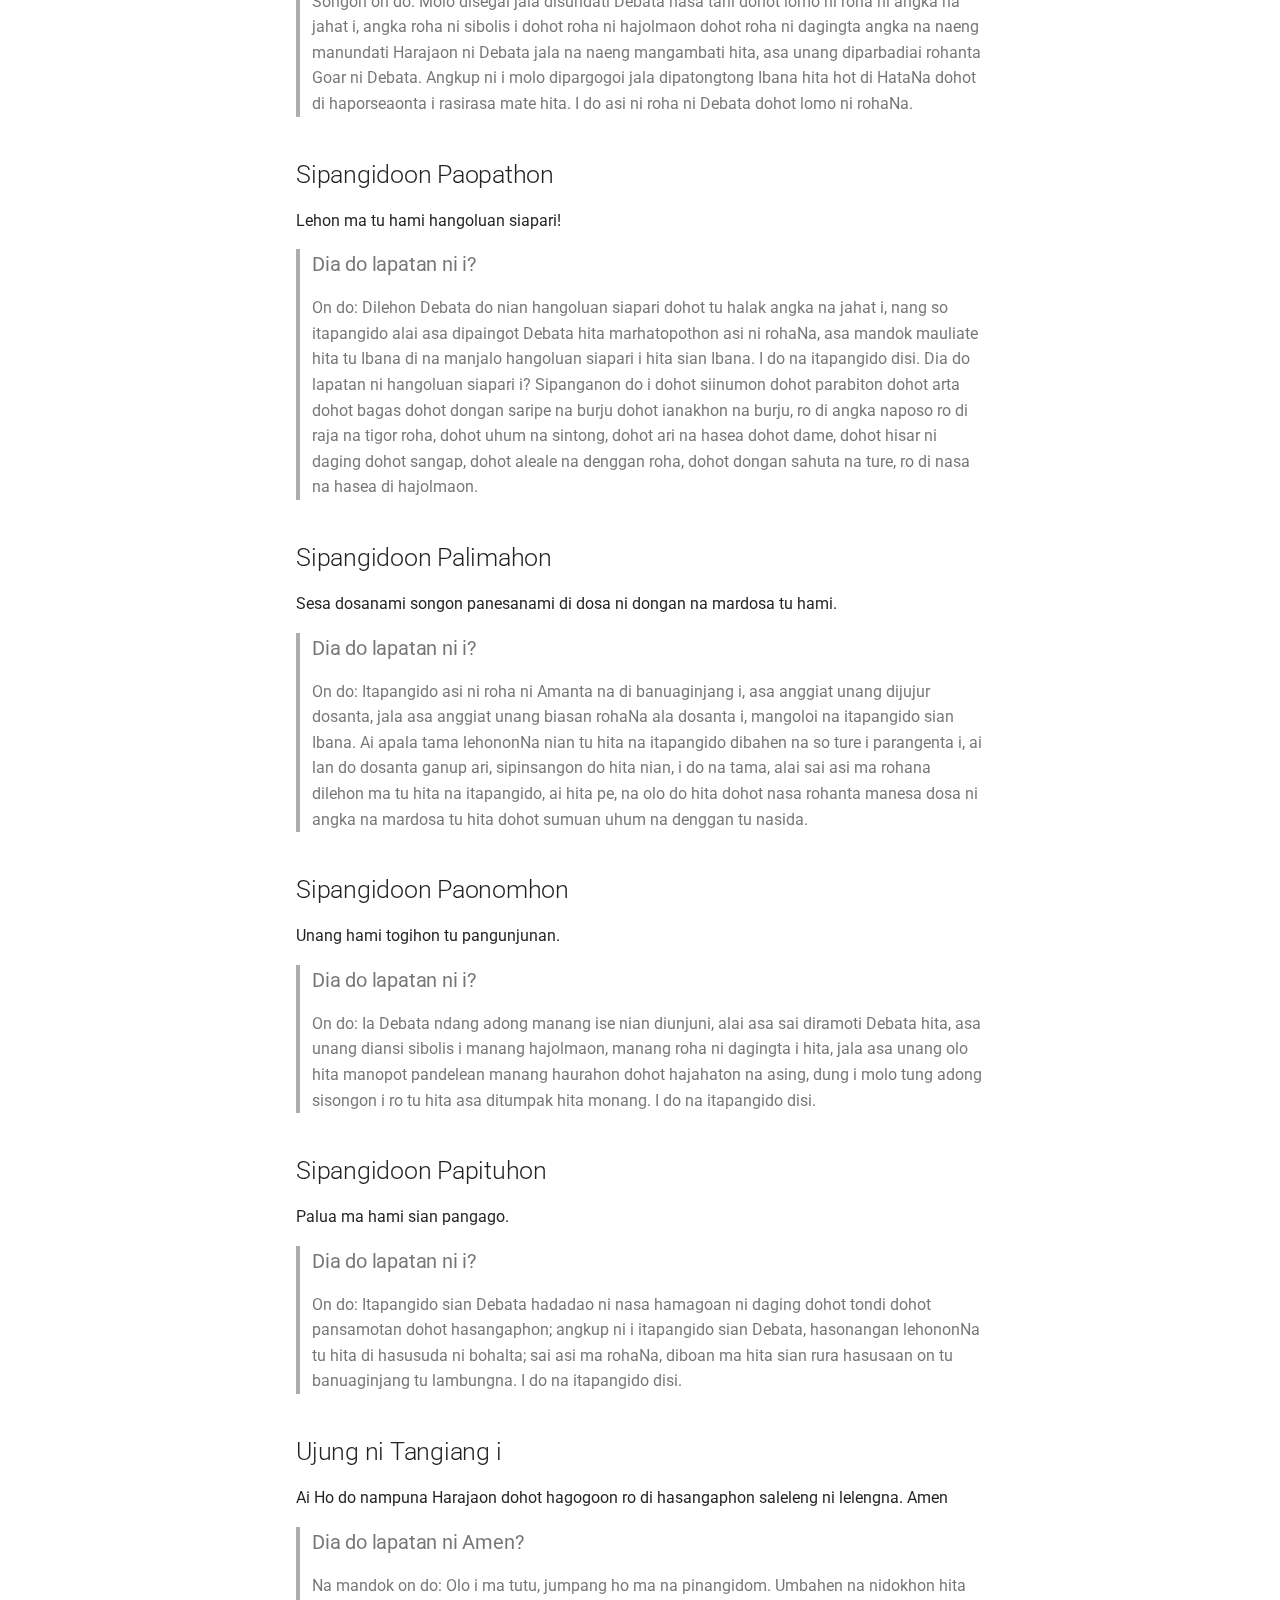
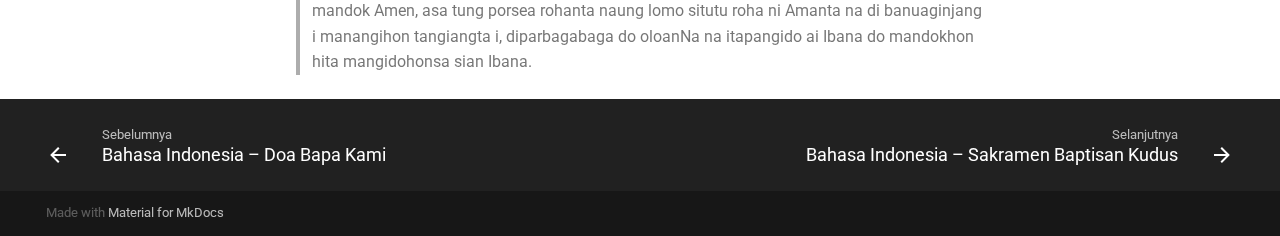
<file: tangiang-ale-amanami/index.html>
<!doctype html>
<html lang="id" class="no-js">
  <head>
    
      <meta charset="utf-8">
      <meta name="viewport" content="width=device-width,initial-scale=1">
      
        <meta name="description" content="Kumpulan teks yang berhubungan dengan HKBP.">
      
      
        <meta name="author" content="Hans5958">
      
      
        <link rel="canonical" href="https://hans5958.github.io/HKBP-Guidebook/tangiang-ale-amanami/">
      
      <link rel="icon" href="../assets/images/favicon.png">
      <meta name="generator" content="mkdocs-1.3.0, mkdocs-material-8.3.9">
    
    
      
        <title>Bahasa Batak – Tangiang Ale Amanami - HKBP Guidebook</title>
      
    
    
      <link rel="stylesheet" href="../assets/stylesheets/main.1d29e8d0.min.css">
      
        
        <link rel="stylesheet" href="../assets/stylesheets/palette.cbb835fc.min.css">
        
      
      
    
    
    
      
        
        
        <link rel="preconnect" href="https://fonts.gstatic.com" crossorigin>
        <link rel="stylesheet" href="https://fonts.googleapis.com/css?family=Roboto:300,300i,400,400i,700,700i%7CRoboto+Mono:400,400i,700,700i&display=fallback">
        <style>:root{--md-text-font:"Roboto";--md-code-font:"Roboto Mono"}</style>
      
    
    
      <link rel="stylesheet" href="../assets/stylesheets/extra.css">
    
    <script>__md_scope=new URL("..",location),__md_get=(e,_=localStorage,t=__md_scope)=>JSON.parse(_.getItem(t.pathname+"."+e)),__md_set=(e,_,t=localStorage,a=__md_scope)=>{try{t.setItem(a.pathname+"."+e,JSON.stringify(_))}catch(e){}}</script>
    
      
  


  
  


  <script>function gtag(){dataLayer.push(arguments)}window.dataLayer=window.dataLayer||[],gtag("js",new Date),gtag("config","G-MFXDVQ0WW7"),document.addEventListener("DOMContentLoaded",function(){document.forms.search&&document.forms.search.query.addEventListener("blur",function(){this.value&&gtag("event","search",{search_term:this.value})}),"undefined"!=typeof location$&&location$.subscribe(function(e){gtag("config","G-MFXDVQ0WW7",{page_path:e.pathname})})})</script>
  <script async src="https://www.googletagmanager.com/gtag/js?id=G-MFXDVQ0WW7"></script>


    
    
  </head>
  
  
    
    
      
    
    
    
    
    <body dir="ltr" data-md-color-scheme="default" data-md-color-primary="" data-md-color-accent="">
  
    
    
      <script>var palette=__md_get("__palette");if(palette&&"object"==typeof palette.color)for(var key of Object.keys(palette.color))document.body.setAttribute("data-md-color-"+key,palette.color[key])</script>
    
    <input class="md-toggle" data-md-toggle="drawer" type="checkbox" id="__drawer" autocomplete="off">
    <input class="md-toggle" data-md-toggle="search" type="checkbox" id="__search" autocomplete="off">
    <label class="md-overlay" for="__drawer"></label>
    <div data-md-component="skip">
      
        
        <a href="#tangiang-ale-amanami" class="md-skip">
          Lewati ke isi
        </a>
      
    </div>
    <div data-md-component="announce">
      
    </div>
    
    
      

<header class="md-header" data-md-component="header">
  <nav class="md-header__inner md-grid" aria-label="Header">
    <a href=".." title="HKBP Guidebook" class="md-header__button md-logo" aria-label="HKBP Guidebook" data-md-component="logo">
      
  
  <svg xmlns="http://www.w3.org/2000/svg" viewBox="0 0 24 24"><path d="M12 8a3 3 0 0 0 3-3 3 3 0 0 0-3-3 3 3 0 0 0-3 3 3 3 0 0 0 3 3m0 3.54C9.64 9.35 6.5 8 3 8v11c3.5 0 6.64 1.35 9 3.54 2.36-2.19 5.5-3.54 9-3.54V8c-3.5 0-6.64 1.35-9 3.54Z"/></svg>

    </a>
    <label class="md-header__button md-icon" for="__drawer">
      <svg xmlns="http://www.w3.org/2000/svg" viewBox="0 0 24 24"><path d="M3 6h18v2H3V6m0 5h18v2H3v-2m0 5h18v2H3v-2Z"/></svg>
    </label>
    <div class="md-header__title" data-md-component="header-title">
      <div class="md-header__ellipsis">
        <div class="md-header__topic">
          <span class="md-ellipsis">
            HKBP Guidebook
          </span>
        </div>
        <div class="md-header__topic" data-md-component="header-topic">
          <span class="md-ellipsis">
            
              Bahasa Batak – Tangiang Ale Amanami
            
          </span>
        </div>
      </div>
    </div>
    
      <form class="md-header__option" data-md-component="palette">
        
          
          
          <input class="md-option" data-md-color-media="(prefers-color-scheme: light)" data-md-color-scheme="default" data-md-color-primary="" data-md-color-accent=""  aria-label="Beralih ke mode gelap"  type="radio" name="__palette" id="__palette_1">
          
            <label class="md-header__button md-icon" title="Beralih ke mode gelap" for="__palette_2" hidden>
              <svg xmlns="http://www.w3.org/2000/svg" viewBox="0 0 24 24"><path d="M12 8a4 4 0 0 0-4 4 4 4 0 0 0 4 4 4 4 0 0 0 4-4 4 4 0 0 0-4-4m0 10a6 6 0 0 1-6-6 6 6 0 0 1 6-6 6 6 0 0 1 6 6 6 6 0 0 1-6 6m8-9.31V4h-4.69L12 .69 8.69 4H4v4.69L.69 12 4 15.31V20h4.69L12 23.31 15.31 20H20v-4.69L23.31 12 20 8.69Z"/></svg>
            </label>
          
        
          
          
          <input class="md-option" data-md-color-media="(prefers-color-scheme: dark)" data-md-color-scheme="slate" data-md-color-primary="" data-md-color-accent=""  aria-label="Beralih ke mode terang"  type="radio" name="__palette" id="__palette_2">
          
            <label class="md-header__button md-icon" title="Beralih ke mode terang" for="__palette_1" hidden>
              <svg xmlns="http://www.w3.org/2000/svg" viewBox="0 0 24 24"><path d="M12 18c-.89 0-1.74-.2-2.5-.55C11.56 16.5 13 14.42 13 12c0-2.42-1.44-4.5-3.5-5.45C10.26 6.2 11.11 6 12 6a6 6 0 0 1 6 6 6 6 0 0 1-6 6m8-9.31V4h-4.69L12 .69 8.69 4H4v4.69L.69 12 4 15.31V20h4.69L12 23.31 15.31 20H20v-4.69L23.31 12 20 8.69Z"/></svg>
            </label>
          
        
      </form>
    
    
    
      <label class="md-header__button md-icon" for="__search">
        <svg xmlns="http://www.w3.org/2000/svg" viewBox="0 0 24 24"><path d="M9.5 3A6.5 6.5 0 0 1 16 9.5c0 1.61-.59 3.09-1.56 4.23l.27.27h.79l5 5-1.5 1.5-5-5v-.79l-.27-.27A6.516 6.516 0 0 1 9.5 16 6.5 6.5 0 0 1 3 9.5 6.5 6.5 0 0 1 9.5 3m0 2C7 5 5 7 5 9.5S7 14 9.5 14 14 12 14 9.5 12 5 9.5 5Z"/></svg>
      </label>
      <div class="md-search" data-md-component="search" role="dialog">
  <label class="md-search__overlay" for="__search"></label>
  <div class="md-search__inner" role="search">
    <form class="md-search__form" name="search">
      <input type="text" class="md-search__input" name="query" aria-label="Cari" placeholder="Cari" autocapitalize="off" autocorrect="off" autocomplete="off" spellcheck="false" data-md-component="search-query" required>
      <label class="md-search__icon md-icon" for="__search">
        <svg xmlns="http://www.w3.org/2000/svg" viewBox="0 0 24 24"><path d="M9.5 3A6.5 6.5 0 0 1 16 9.5c0 1.61-.59 3.09-1.56 4.23l.27.27h.79l5 5-1.5 1.5-5-5v-.79l-.27-.27A6.516 6.516 0 0 1 9.5 16 6.5 6.5 0 0 1 3 9.5 6.5 6.5 0 0 1 9.5 3m0 2C7 5 5 7 5 9.5S7 14 9.5 14 14 12 14 9.5 12 5 9.5 5Z"/></svg>
        <svg xmlns="http://www.w3.org/2000/svg" viewBox="0 0 24 24"><path d="M20 11v2H8l5.5 5.5-1.42 1.42L4.16 12l7.92-7.92L13.5 5.5 8 11h12Z"/></svg>
      </label>
      <nav class="md-search__options" aria-label="Search">
        
        <button type="reset" class="md-search__icon md-icon" aria-label="Clear" tabindex="-1">
          <svg xmlns="http://www.w3.org/2000/svg" viewBox="0 0 24 24"><path d="M19 6.41 17.59 5 12 10.59 6.41 5 5 6.41 10.59 12 5 17.59 6.41 19 12 13.41 17.59 19 19 17.59 13.41 12 19 6.41Z"/></svg>
        </button>
      </nav>
      
    </form>
    <div class="md-search__output">
      <div class="md-search__scrollwrap" data-md-scrollfix>
        <div class="md-search-result" data-md-component="search-result">
          <div class="md-search-result__meta">
            Initializing search
          </div>
          <ol class="md-search-result__list"></ol>
        </div>
      </div>
    </div>
  </div>
</div>
    
    
      <div class="md-header__source">
        <a href="https://github.com/Hans5958/HKBP-Guidebook" title="Menuju repositori" class="md-source" data-md-component="source">
  <div class="md-source__icon md-icon">
    
    <svg xmlns="http://www.w3.org/2000/svg" viewBox="0 0 448 512"><!--! Font Awesome Free 6.1.1 by @fontawesome - https://fontawesome.com License - https://fontawesome.com/license/free (Icons: CC BY 4.0, Fonts: SIL OFL 1.1, Code: MIT License) Copyright 2022 Fonticons, Inc.--><path d="M439.55 236.05 244 40.45a28.87 28.87 0 0 0-40.81 0l-40.66 40.63 51.52 51.52c27.06-9.14 52.68 16.77 43.39 43.68l49.66 49.66c34.23-11.8 61.18 31 35.47 56.69-26.49 26.49-70.21-2.87-56-37.34L240.22 199v121.85c25.3 12.54 22.26 41.85 9.08 55a34.34 34.34 0 0 1-48.55 0c-17.57-17.6-11.07-46.91 11.25-56v-123c-20.8-8.51-24.6-30.74-18.64-45L142.57 101 8.45 235.14a28.86 28.86 0 0 0 0 40.81l195.61 195.6a28.86 28.86 0 0 0 40.8 0l194.69-194.69a28.86 28.86 0 0 0 0-40.81z"/></svg>
  </div>
  <div class="md-source__repository">
    Hans5958/HKBP-Guidebook
  </div>
</a>
      </div>
    
  </nav>
  
</header>
    
    <div class="md-container" data-md-component="container">
      
      
        
          
        
      
      <main class="md-main" data-md-component="main">
        <div class="md-main__inner md-grid">
          
            
              
              <div class="md-sidebar md-sidebar--primary" data-md-component="sidebar" data-md-type="navigation" >
                <div class="md-sidebar__scrollwrap">
                  <div class="md-sidebar__inner">
                    


<nav class="md-nav md-nav--primary" aria-label="Navigation" data-md-level="0">
  <label class="md-nav__title" for="__drawer">
    <a href=".." title="HKBP Guidebook" class="md-nav__button md-logo" aria-label="HKBP Guidebook" data-md-component="logo">
      
  
  <svg xmlns="http://www.w3.org/2000/svg" viewBox="0 0 24 24"><path d="M12 8a3 3 0 0 0 3-3 3 3 0 0 0-3-3 3 3 0 0 0-3 3 3 3 0 0 0 3 3m0 3.54C9.64 9.35 6.5 8 3 8v11c3.5 0 6.64 1.35 9 3.54 2.36-2.19 5.5-3.54 9-3.54V8c-3.5 0-6.64 1.35-9 3.54Z"/></svg>

    </a>
    HKBP Guidebook
  </label>
  
    <div class="md-nav__source">
      <a href="https://github.com/Hans5958/HKBP-Guidebook" title="Menuju repositori" class="md-source" data-md-component="source">
  <div class="md-source__icon md-icon">
    
    <svg xmlns="http://www.w3.org/2000/svg" viewBox="0 0 448 512"><!--! Font Awesome Free 6.1.1 by @fontawesome - https://fontawesome.com License - https://fontawesome.com/license/free (Icons: CC BY 4.0, Fonts: SIL OFL 1.1, Code: MIT License) Copyright 2022 Fonticons, Inc.--><path d="M439.55 236.05 244 40.45a28.87 28.87 0 0 0-40.81 0l-40.66 40.63 51.52 51.52c27.06-9.14 52.68 16.77 43.39 43.68l49.66 49.66c34.23-11.8 61.18 31 35.47 56.69-26.49 26.49-70.21-2.87-56-37.34L240.22 199v121.85c25.3 12.54 22.26 41.85 9.08 55a34.34 34.34 0 0 1-48.55 0c-17.57-17.6-11.07-46.91 11.25-56v-123c-20.8-8.51-24.6-30.74-18.64-45L142.57 101 8.45 235.14a28.86 28.86 0 0 0 0 40.81l195.61 195.6a28.86 28.86 0 0 0 40.8 0l194.69-194.69a28.86 28.86 0 0 0 0-40.81z"/></svg>
  </div>
  <div class="md-source__repository">
    Hans5958/HKBP-Guidebook
  </div>
</a>
    </div>
  
  <ul class="md-nav__list" data-md-scrollfix>
    
      
      
      

  
  
  
    <li class="md-nav__item">
      <a href=".." class="md-nav__link">
        Halaman Utama
      </a>
    </li>
  

    
      
      
      

  
  
  
    
    <li class="md-nav__item md-nav__item--nested">
      
      
        <input class="md-nav__toggle md-toggle" data-md-toggle="__nav_2" type="checkbox" id="__nav_2" >
      
      
      
      
        <label class="md-nav__link" for="__nav_2">
          Sepuluh Perintah Allah
          <span class="md-nav__icon md-icon"></span>
        </label>
      
      <nav class="md-nav" aria-label="Sepuluh Perintah Allah" data-md-level="1">
        <label class="md-nav__title" for="__nav_2">
          <span class="md-nav__icon md-icon"></span>
          Sepuluh Perintah Allah
        </label>
        <ul class="md-nav__list" data-md-scrollfix>
          
            
              
  
  
  
    <li class="md-nav__item">
      <a href="../sepuluh-perintah-allah/" class="md-nav__link">
        Bahasa Indonesia – Sepuluh Perintah Allah
      </a>
    </li>
  

            
          
            
              
  
  
  
    <li class="md-nav__item">
      <a href="../patik-ni-debata/" class="md-nav__link">
        Bahasa Batak – Patik Ni Debata
      </a>
    </li>
  

            
          
        </ul>
      </nav>
    </li>
  

    
      
      
      

  
  
  
    
    <li class="md-nav__item md-nav__item--nested">
      
      
        <input class="md-nav__toggle md-toggle" data-md-toggle="__nav_3" type="checkbox" id="__nav_3" >
      
      
      
      
        <label class="md-nav__link" for="__nav_3">
          Kesaksian Iman Kristen
          <span class="md-nav__icon md-icon"></span>
        </label>
      
      <nav class="md-nav" aria-label="Kesaksian Iman Kristen" data-md-level="1">
        <label class="md-nav__title" for="__nav_3">
          <span class="md-nav__icon md-icon"></span>
          Kesaksian Iman Kristen
        </label>
        <ul class="md-nav__list" data-md-scrollfix>
          
            
              
  
  
  
    <li class="md-nav__item">
      <a href="../kesaksian-iman-kristen/" class="md-nav__link">
        Bahasa Indonesia – Kesaksian Iman Kristen
      </a>
    </li>
  

            
          
            
              
  
  
  
    <li class="md-nav__item">
      <a href="../hata-haporseaon/" class="md-nav__link">
        Bahasa Batak – Hata Haporseaon
      </a>
    </li>
  

            
          
        </ul>
      </nav>
    </li>
  

    
      
      
      

  
  
    
  
  
    
    <li class="md-nav__item md-nav__item--active md-nav__item--nested">
      
      
        <input class="md-nav__toggle md-toggle" data-md-toggle="__nav_4" type="checkbox" id="__nav_4" checked>
      
      
      
      
        <label class="md-nav__link" for="__nav_4">
          Doa Bapa Kami
          <span class="md-nav__icon md-icon"></span>
        </label>
      
      <nav class="md-nav" aria-label="Doa Bapa Kami" data-md-level="1">
        <label class="md-nav__title" for="__nav_4">
          <span class="md-nav__icon md-icon"></span>
          Doa Bapa Kami
        </label>
        <ul class="md-nav__list" data-md-scrollfix>
          
            
              
  
  
  
    <li class="md-nav__item">
      <a href="../doa-bapa-kami/" class="md-nav__link">
        Bahasa Indonesia – Doa Bapa Kami
      </a>
    </li>
  

            
          
            
              
  
  
    
  
  
    <li class="md-nav__item md-nav__item--active">
      
      <input class="md-nav__toggle md-toggle" data-md-toggle="toc" type="checkbox" id="__toc">
      
      
        
      
      
        <label class="md-nav__link md-nav__link--active" for="__toc">
          Bahasa Batak – Tangiang Ale Amanami
          <span class="md-nav__icon md-icon"></span>
        </label>
      
      <a href="./" class="md-nav__link md-nav__link--active">
        Bahasa Batak – Tangiang Ale Amanami
      </a>
      
        

<nav class="md-nav md-nav--secondary" aria-label="Daftar isi">
  
  
  
    
  
  
    <label class="md-nav__title" for="__toc">
      <span class="md-nav__icon md-icon"></span>
      Daftar isi
    </label>
    <ul class="md-nav__list" data-md-component="toc" data-md-scrollfix>
      
        <li class="md-nav__item">
  <a href="#hata-pamungkaan" class="md-nav__link">
    Hata Pamungkaan
  </a>
  
    <nav class="md-nav" aria-label="Hata Pamungkaan">
      <ul class="md-nav__list">
        
          <li class="md-nav__item">
  <a href="#dia-do-lapatan-ni-i" class="md-nav__link">
    Dia do lapatan ni i?
  </a>
  
</li>
        
      </ul>
    </nav>
  
</li>
      
        <li class="md-nav__item">
  <a href="#sipangidoan-parjolo" class="md-nav__link">
    Sipangidoan Parjolo
  </a>
  
    <nav class="md-nav" aria-label="Sipangidoan Parjolo">
      <ul class="md-nav__list">
        
          <li class="md-nav__item">
  <a href="#dia-do-lapatan-ni-i_1" class="md-nav__link">
    Dia do lapatan ni i?
  </a>
  
</li>
        
          <li class="md-nav__item">
  <a href="#beha-do-pangalahona" class="md-nav__link">
    Beha do pangalahona?
  </a>
  
</li>
        
      </ul>
    </nav>
  
</li>
      
        <li class="md-nav__item">
  <a href="#sipangidoon-paduahon" class="md-nav__link">
    Sipangidoon Paduahon
  </a>
  
    <nav class="md-nav" aria-label="Sipangidoon Paduahon">
      <ul class="md-nav__list">
        
          <li class="md-nav__item">
  <a href="#dia-do-lapatan-ni-i_2" class="md-nav__link">
    Dia do lapatan ni i?
  </a>
  
</li>
        
          <li class="md-nav__item">
  <a href="#beha-do-pangalahona_1" class="md-nav__link">
    Beha do pangalahona?
  </a>
  
</li>
        
      </ul>
    </nav>
  
</li>
      
        <li class="md-nav__item">
  <a href="#sipangidoon-patoluhon" class="md-nav__link">
    Sipangidoon Patoluhon
  </a>
  
    <nav class="md-nav" aria-label="Sipangidoon Patoluhon">
      <ul class="md-nav__list">
        
          <li class="md-nav__item">
  <a href="#dia-do-lapatan-ni-i_3" class="md-nav__link">
    Dia do lapatan ni i?
  </a>
  
</li>
        
          <li class="md-nav__item">
  <a href="#beha-do-pangalahona_2" class="md-nav__link">
    Beha do pangalahona?
  </a>
  
</li>
        
      </ul>
    </nav>
  
</li>
      
        <li class="md-nav__item">
  <a href="#sipangidoon-paopathon" class="md-nav__link">
    Sipangidoon Paopathon
  </a>
  
    <nav class="md-nav" aria-label="Sipangidoon Paopathon">
      <ul class="md-nav__list">
        
          <li class="md-nav__item">
  <a href="#dia-do-lapatan-ni-i_4" class="md-nav__link">
    Dia do lapatan ni i?
  </a>
  
</li>
        
      </ul>
    </nav>
  
</li>
      
        <li class="md-nav__item">
  <a href="#sipangidoon-palimahon" class="md-nav__link">
    Sipangidoon Palimahon
  </a>
  
    <nav class="md-nav" aria-label="Sipangidoon Palimahon">
      <ul class="md-nav__list">
        
          <li class="md-nav__item">
  <a href="#dia-do-lapatan-ni-i_5" class="md-nav__link">
    Dia do lapatan ni i?
  </a>
  
</li>
        
      </ul>
    </nav>
  
</li>
      
        <li class="md-nav__item">
  <a href="#sipangidoon-paonomhon" class="md-nav__link">
    Sipangidoon Paonomhon
  </a>
  
    <nav class="md-nav" aria-label="Sipangidoon Paonomhon">
      <ul class="md-nav__list">
        
          <li class="md-nav__item">
  <a href="#dia-do-lapatan-ni-i_6" class="md-nav__link">
    Dia do lapatan ni i?
  </a>
  
</li>
        
      </ul>
    </nav>
  
</li>
      
        <li class="md-nav__item">
  <a href="#sipangidoon-papituhon" class="md-nav__link">
    Sipangidoon Papituhon
  </a>
  
    <nav class="md-nav" aria-label="Sipangidoon Papituhon">
      <ul class="md-nav__list">
        
          <li class="md-nav__item">
  <a href="#dia-do-lapatan-ni-i_7" class="md-nav__link">
    Dia do lapatan ni i?
  </a>
  
</li>
        
      </ul>
    </nav>
  
</li>
      
        <li class="md-nav__item">
  <a href="#ujung-ni-tangiang-i" class="md-nav__link">
    Ujung ni Tangiang i
  </a>
  
    <nav class="md-nav" aria-label="Ujung ni Tangiang i">
      <ul class="md-nav__list">
        
          <li class="md-nav__item">
  <a href="#dia-do-lapatan-ni-amen" class="md-nav__link">
    Dia do lapatan ni Amen?
  </a>
  
</li>
        
      </ul>
    </nav>
  
</li>
      
    </ul>
  
</nav>
      
    </li>
  

            
          
        </ul>
      </nav>
    </li>
  

    
      
      
      

  
  
  
    
    <li class="md-nav__item md-nav__item--nested">
      
      
        <input class="md-nav__toggle md-toggle" data-md-toggle="__nav_5" type="checkbox" id="__nav_5" >
      
      
      
      
        <label class="md-nav__link" for="__nav_5">
          Sakramen Baptisan Kudus
          <span class="md-nav__icon md-icon"></span>
        </label>
      
      <nav class="md-nav" aria-label="Sakramen Baptisan Kudus" data-md-level="1">
        <label class="md-nav__title" for="__nav_5">
          <span class="md-nav__icon md-icon"></span>
          Sakramen Baptisan Kudus
        </label>
        <ul class="md-nav__list" data-md-scrollfix>
          
            
              
  
  
  
    <li class="md-nav__item">
      <a href="../sakramen-baptisan-kudus/" class="md-nav__link">
        Bahasa Indonesia – Sakramen Baptisan Kudus
      </a>
    </li>
  

            
          
            
              
  
  
  
    <li class="md-nav__item">
      <a href="../pandidion/" class="md-nav__link">
        Bahasa Batak – Pandidion
      </a>
    </li>
  

            
          
        </ul>
      </nav>
    </li>
  

    
      
      
      

  
  
  
    
    <li class="md-nav__item md-nav__item--nested">
      
      
        <input class="md-nav__toggle md-toggle" data-md-toggle="__nav_6" type="checkbox" id="__nav_6" >
      
      
      
      
        <label class="md-nav__link" for="__nav_6">
          Sakramen Perjamuan Kudus
          <span class="md-nav__icon md-icon"></span>
        </label>
      
      <nav class="md-nav" aria-label="Sakramen Perjamuan Kudus" data-md-level="1">
        <label class="md-nav__title" for="__nav_6">
          <span class="md-nav__icon md-icon"></span>
          Sakramen Perjamuan Kudus
        </label>
        <ul class="md-nav__list" data-md-scrollfix>
          
            
              
  
  
  
    <li class="md-nav__item">
      <a href="../sakramen-perjamuan-kudus/" class="md-nav__link">
        Bahasa Indonesia – Sakramen Perjamuan Kudus
      </a>
    </li>
  

            
          
            
              
  
  
  
    <li class="md-nav__item">
      <a href="../marulaon-na-badia/" class="md-nav__link">
        Bahasa Batak – Marulaon Na Badia
      </a>
    </li>
  

            
          
        </ul>
      </nav>
    </li>
  

    
      
      
      

  
  
  
    <li class="md-nav__item">
      <a href="../konfesi-hkbp/" class="md-nav__link">
        Konfesi HKBP
      </a>
    </li>
  

    
      
      
      

  
  
  
    <li class="md-nav__item">
      <a href="../rpp-hkbp/" class="md-nav__link">
        RPP HKBP
      </a>
    </li>
  

    
  </ul>
</nav>
                  </div>
                </div>
              </div>
            
            
              
              <div class="md-sidebar md-sidebar--secondary" data-md-component="sidebar" data-md-type="toc" >
                <div class="md-sidebar__scrollwrap">
                  <div class="md-sidebar__inner">
                    

<nav class="md-nav md-nav--secondary" aria-label="Daftar isi">
  
  
  
    
  
  
    <label class="md-nav__title" for="__toc">
      <span class="md-nav__icon md-icon"></span>
      Daftar isi
    </label>
    <ul class="md-nav__list" data-md-component="toc" data-md-scrollfix>
      
        <li class="md-nav__item">
  <a href="#hata-pamungkaan" class="md-nav__link">
    Hata Pamungkaan
  </a>
  
    <nav class="md-nav" aria-label="Hata Pamungkaan">
      <ul class="md-nav__list">
        
          <li class="md-nav__item">
  <a href="#dia-do-lapatan-ni-i" class="md-nav__link">
    Dia do lapatan ni i?
  </a>
  
</li>
        
      </ul>
    </nav>
  
</li>
      
        <li class="md-nav__item">
  <a href="#sipangidoan-parjolo" class="md-nav__link">
    Sipangidoan Parjolo
  </a>
  
    <nav class="md-nav" aria-label="Sipangidoan Parjolo">
      <ul class="md-nav__list">
        
          <li class="md-nav__item">
  <a href="#dia-do-lapatan-ni-i_1" class="md-nav__link">
    Dia do lapatan ni i?
  </a>
  
</li>
        
          <li class="md-nav__item">
  <a href="#beha-do-pangalahona" class="md-nav__link">
    Beha do pangalahona?
  </a>
  
</li>
        
      </ul>
    </nav>
  
</li>
      
        <li class="md-nav__item">
  <a href="#sipangidoon-paduahon" class="md-nav__link">
    Sipangidoon Paduahon
  </a>
  
    <nav class="md-nav" aria-label="Sipangidoon Paduahon">
      <ul class="md-nav__list">
        
          <li class="md-nav__item">
  <a href="#dia-do-lapatan-ni-i_2" class="md-nav__link">
    Dia do lapatan ni i?
  </a>
  
</li>
        
          <li class="md-nav__item">
  <a href="#beha-do-pangalahona_1" class="md-nav__link">
    Beha do pangalahona?
  </a>
  
</li>
        
      </ul>
    </nav>
  
</li>
      
        <li class="md-nav__item">
  <a href="#sipangidoon-patoluhon" class="md-nav__link">
    Sipangidoon Patoluhon
  </a>
  
    <nav class="md-nav" aria-label="Sipangidoon Patoluhon">
      <ul class="md-nav__list">
        
          <li class="md-nav__item">
  <a href="#dia-do-lapatan-ni-i_3" class="md-nav__link">
    Dia do lapatan ni i?
  </a>
  
</li>
        
          <li class="md-nav__item">
  <a href="#beha-do-pangalahona_2" class="md-nav__link">
    Beha do pangalahona?
  </a>
  
</li>
        
      </ul>
    </nav>
  
</li>
      
        <li class="md-nav__item">
  <a href="#sipangidoon-paopathon" class="md-nav__link">
    Sipangidoon Paopathon
  </a>
  
    <nav class="md-nav" aria-label="Sipangidoon Paopathon">
      <ul class="md-nav__list">
        
          <li class="md-nav__item">
  <a href="#dia-do-lapatan-ni-i_4" class="md-nav__link">
    Dia do lapatan ni i?
  </a>
  
</li>
        
      </ul>
    </nav>
  
</li>
      
        <li class="md-nav__item">
  <a href="#sipangidoon-palimahon" class="md-nav__link">
    Sipangidoon Palimahon
  </a>
  
    <nav class="md-nav" aria-label="Sipangidoon Palimahon">
      <ul class="md-nav__list">
        
          <li class="md-nav__item">
  <a href="#dia-do-lapatan-ni-i_5" class="md-nav__link">
    Dia do lapatan ni i?
  </a>
  
</li>
        
      </ul>
    </nav>
  
</li>
      
        <li class="md-nav__item">
  <a href="#sipangidoon-paonomhon" class="md-nav__link">
    Sipangidoon Paonomhon
  </a>
  
    <nav class="md-nav" aria-label="Sipangidoon Paonomhon">
      <ul class="md-nav__list">
        
          <li class="md-nav__item">
  <a href="#dia-do-lapatan-ni-i_6" class="md-nav__link">
    Dia do lapatan ni i?
  </a>
  
</li>
        
      </ul>
    </nav>
  
</li>
      
        <li class="md-nav__item">
  <a href="#sipangidoon-papituhon" class="md-nav__link">
    Sipangidoon Papituhon
  </a>
  
    <nav class="md-nav" aria-label="Sipangidoon Papituhon">
      <ul class="md-nav__list">
        
          <li class="md-nav__item">
  <a href="#dia-do-lapatan-ni-i_7" class="md-nav__link">
    Dia do lapatan ni i?
  </a>
  
</li>
        
      </ul>
    </nav>
  
</li>
      
        <li class="md-nav__item">
  <a href="#ujung-ni-tangiang-i" class="md-nav__link">
    Ujung ni Tangiang i
  </a>
  
    <nav class="md-nav" aria-label="Ujung ni Tangiang i">
      <ul class="md-nav__list">
        
          <li class="md-nav__item">
  <a href="#dia-do-lapatan-ni-amen" class="md-nav__link">
    Dia do lapatan ni Amen?
  </a>
  
</li>
        
      </ul>
    </nav>
  
</li>
      
    </ul>
  
</nav>
                  </div>
                </div>
              </div>
            
          
          <div class="md-content" data-md-component="content">
            <article class="md-content__inner md-typeset">
              
                
  <a href="https://github.com/Hans5958/HKBP-Guidebook/edit/master/docs/tangiang-ale-amanami.md" title="Ubah halaman ini" class="md-content__button md-icon">
    <svg xmlns="http://www.w3.org/2000/svg" viewBox="0 0 24 24"><path d="M20.71 7.04c.39-.39.39-1.04 0-1.41l-2.34-2.34c-.37-.39-1.02-.39-1.41 0l-1.84 1.83 3.75 3.75M3 17.25V21h3.75L17.81 9.93l-3.75-3.75L3 17.25Z"/></svg>
  </a>



<h1 id="tangiang-ale-amanami">Tangiang Ale Amanami</h1>
<p><strong>Nama lain:</strong> Tangiang Na Pinodahon ni Tuhan Jesus tu Angka SiseanNa</p>
<h2 id="hata-pamungkaan">Hata Pamungkaan</h2>
<p>Ale Amanami na di banuaginjang!</p>
<blockquote>
<h3 id="dia-do-lapatan-ni-i">Dia do lapatan ni i?</h3>
<p>On do: Apoapo ni Debata do i tu hita paboa Amanta situtu Ibana jala anakNa situtu hita, asa pos rohanta mangido tu Ibana songon pos ni roha ni dakdanak na mangido tu amana.</p>
</blockquote>
<h2 id="sipangidoan-parjolo">Sipangidoan Parjolo</h2>
<p>Sai pinarbadia ma goarMu!</p>
<blockquote>
<h3 id="dia-do-lapatan-ni-i_1">Dia do lapatan ni i?</h3>
<p>On do: Na badia hian do goar ni Debata, alai naeng ma badia goar ni Debata idaon ni rohanta, i do na tapangido disi.</p>
<h3 id="beha-do-pangalahona">Beha do pangalahona?</h3>
<p>Songon on do: Molo polin Hata ni Debata pinodahon, unang adong na lipe, dung i molo badia parangenta songon parange na tama parange ni angka anak ni Debata, jadi ma i. “Ale Amanami na di banuaginjang sai urupi ma hami asa tung songon i hami”. Alai manang sie hita on na mamodahon goar poda jala na marparangehon parange na lipe sian na nidok ni Debata, i do na paroahon goar ni Debata. “Ale Amanami na di banuaginjang, ramoti ma hami, asa unang tung songon i hami!”</p>
</blockquote>
<h2 id="sipangidoon-paduahon">Sipangidoon Paduahon</h2>
<p>Sai ro ma harajaonMu!</p>
<blockquote>
<h3 id="dia-do-lapatan-ni-i_2">Dia do lapatan ni i?</h3>
<p>On do: Ia Harajaon ni Debata, sai na ro do i nang so itapangido, alai asa haru sahat ro tu hita on, i do na itapangido disi.</p>
<h3 id="beha-do-pangalahona_1">Beha do pangalahona?</h3>
<p>Songon on do: Dilehon Amanta na di banuaginjang i do tu hita Tondi Parbadia i, asa porsea hita di HataNa na badia i hinorhon ni asi ni rohaNa jala asa itaparangehon parange ni Debata di ngolunta on dohot di hangoluanta sogot salelenglelengna.</p>
</blockquote>
<h2 id="sipangidoon-patoluhon">Sipangidoon Patoluhon</h2>
<p>Sai saut ma lomo ni rohaM di banuatonga on songon na di banuaginjang!</p>
<blockquote>
<h3 id="dia-do-lapatan-ni-i_3">Dia do lapatan ni i?</h3>
<p>On do: Ia roha ni Debata na denggan jala na marasi i, na saut hian do nang so itapangido, alai asa tung saut rohaNa di hita on, i do na itapangido disi.</p>
<h3 id="beha-do-pangalahona_2">Beha do pangalahona?</h3>
<p>Songon on do: Molo disegai jala disundati Debata nasa tahi dohot lomo ni roha ni angka na jahat i, angka roha ni sibolis i dohot roha ni hajolmaon dohot roha ni dagingta angka na naeng manundati Harajaon ni Debata jala na naeng mangambati hita, asa unang diparbadiai rohanta Goar ni Debata. Angkup ni i molo dipargogoi jala dipatongtong Ibana hita hot di HataNa dohot di haporseaonta i rasirasa mate hita. I do asi ni roha ni Debata dohot lomo ni rohaNa.</p>
</blockquote>
<h2 id="sipangidoon-paopathon">Sipangidoon Paopathon</h2>
<p>Lehon ma tu hami hangoluan siapari!</p>
<blockquote>
<h3 id="dia-do-lapatan-ni-i_4">Dia do lapatan ni i?</h3>
<p>On do: Dilehon Debata do nian hangoluan siapari dohot tu halak angka na jahat i, nang so itapangido alai asa dipaingot Debata hita marhatopothon asi ni rohaNa, asa mandok mauliate hita tu Ibana di na manjalo hangoluan siapari i hita sian Ibana. I do na itapangido disi.
Dia do lapatan ni hangoluan siapari i?
Sipanganon do i dohot siinumon dohot parabiton dohot arta dohot bagas dohot dongan saripe na burju dohot ianakhon na burju, ro di angka naposo ro di raja na tigor roha, dohot uhum na sintong, dohot ari na hasea dohot dame, dohot hisar ni daging dohot sangap, dohot aleale na denggan roha, dohot dongan sahuta na ture, ro di nasa na hasea di hajolmaon.</p>
</blockquote>
<h2 id="sipangidoon-palimahon">Sipangidoon Palimahon</h2>
<p>Sesa dosanami songon panesanami di dosa ni dongan na mardosa tu hami.</p>
<blockquote>
<h3 id="dia-do-lapatan-ni-i_5">Dia do lapatan ni i?</h3>
<p>On do: Itapangido asi ni roha ni Amanta na di banuaginjang i, asa anggiat unang dijujur dosanta, jala asa anggiat unang biasan rohaNa ala dosanta i, mangoloi na itapangido sian Ibana. Ai apala tama lehononNa nian tu hita na itapangido dibahen na so ture i parangenta i, ai lan do dosanta ganup ari, sipinsangon do hita nian, i do na tama, alai sai asi ma rohana dilehon ma tu hita na itapangido, ai hita pe, na olo do hita dohot nasa rohanta manesa dosa ni angka na mardosa tu hita dohot sumuan uhum na denggan tu nasida.</p>
</blockquote>
<h2 id="sipangidoon-paonomhon">Sipangidoon Paonomhon</h2>
<p>Unang hami togihon tu pangunjunan.</p>
<blockquote>
<h3 id="dia-do-lapatan-ni-i_6">Dia do lapatan ni i?</h3>
<p>On do: Ia Debata ndang adong manang ise nian diunjuni, alai asa sai diramoti Debata hita, asa unang diansi sibolis i manang hajolmaon, manang roha ni dagingta i hita, jala asa unang olo hita manopot pandelean manang haurahon dohot hajahaton na asing, dung i molo tung adong sisongon i ro tu hita asa ditumpak hita monang. I do na itapangido disi.</p>
</blockquote>
<h2 id="sipangidoon-papituhon">Sipangidoon Papituhon</h2>
<p>Palua ma hami sian pangago.</p>
<blockquote>
<h3 id="dia-do-lapatan-ni-i_7">Dia do lapatan ni i?</h3>
<p>On do: Itapangido sian Debata hadadao ni nasa hamagoan ni daging dohot tondi dohot pansamotan dohot hasangaphon; angkup ni i itapangido sian Debata, hasonangan lehononNa tu hita di hasusuda ni bohalta; sai asi ma rohaNa, diboan ma hita sian rura hasusaan on tu banuaginjang tu lambungna. I do na itapangido disi.</p>
</blockquote>
<h2 id="ujung-ni-tangiang-i">Ujung ni Tangiang i</h2>
<p>Ai Ho do nampuna Harajaon dohot hagogoon ro di hasangaphon saleleng ni lelengna. Amen</p>
<blockquote>
<h3 id="dia-do-lapatan-ni-amen">Dia do lapatan ni Amen?</h3>
<p>Na mandok on do: Olo i ma tutu, jumpang ho ma na pinangidom. Umbahen na nidokhon hita mandok Amen, asa tung porsea rohanta naung lomo situtu roha ni Amanta na di banuaginjang i manangihon tangiangta i, diparbagabaga do oloanNa na itapangido ai Ibana do mandokhon hita mangidohonsa sian Ibana.</p>
</blockquote>

              
            </article>
            
          </div>
        </div>
        
      </main>
      
        <footer class="md-footer">
  
    
    <nav class="md-footer__inner md-grid" aria-label="Footer" >
      
        
        <a href="../doa-bapa-kami/" class="md-footer__link md-footer__link--prev" aria-label="Sebelumnya: Bahasa Indonesia – Doa Bapa Kami" rel="prev">
          <div class="md-footer__button md-icon">
            <svg xmlns="http://www.w3.org/2000/svg" viewBox="0 0 24 24"><path d="M20 11v2H8l5.5 5.5-1.42 1.42L4.16 12l7.92-7.92L13.5 5.5 8 11h12Z"/></svg>
          </div>
          <div class="md-footer__title">
            <div class="md-ellipsis">
              <span class="md-footer__direction">
                Sebelumnya
              </span>
              Bahasa Indonesia – Doa Bapa Kami
            </div>
          </div>
        </a>
      
      
        
        <a href="../sakramen-baptisan-kudus/" class="md-footer__link md-footer__link--next" aria-label="Selanjutnya: Bahasa Indonesia – Sakramen Baptisan Kudus" rel="next">
          <div class="md-footer__title">
            <div class="md-ellipsis">
              <span class="md-footer__direction">
                Selanjutnya
              </span>
              Bahasa Indonesia – Sakramen Baptisan Kudus
            </div>
          </div>
          <div class="md-footer__button md-icon">
            <svg xmlns="http://www.w3.org/2000/svg" viewBox="0 0 24 24"><path d="M4 11v2h12l-5.5 5.5 1.42 1.42L19.84 12l-7.92-7.92L10.5 5.5 16 11H4Z"/></svg>
          </div>
        </a>
      
    </nav>
  
  <div class="md-footer-meta md-typeset">
    <div class="md-footer-meta__inner md-grid">
      <div class="md-copyright">
  
  
    Made with
    <a href="https://squidfunk.github.io/mkdocs-material/" target="_blank" rel="noopener">
      Material for MkDocs
    </a>
  
</div>
      
    </div>
  </div>
</footer>
      
    </div>
    <div class="md-dialog" data-md-component="dialog">
      <div class="md-dialog__inner md-typeset"></div>
    </div>
    <script id="__config" type="application/json">{"base": "..", "features": [], "search": "../assets/javascripts/workers/search.b97dbffb.min.js", "translations": {"clipboard.copied": "Tersalin ke memori", "clipboard.copy": "Salin ke memori", "search.config.lang": "en", "search.config.pipeline": " ", "search.config.separator": "[\\s\\-]+", "search.placeholder": "Cari", "search.result.more.one": "1 more on this page", "search.result.more.other": "# more on this page", "search.result.none": "Tidak ada dokumen yang sesuai", "search.result.one": "1 dokumen ditemukan", "search.result.other": "# dokumen ditemukan", "search.result.placeholder": "Ketik untuk mulai pencarian", "search.result.term.missing": "Missing", "select.version.title": "Select version"}}</script>
    
    
      <script src="../assets/javascripts/bundle.6c7ad80a.min.js"></script>
      
    
  </body>
</html>
</file>
<file: assets/stylesheets/extra.css>
blockquote > :first-child {
	margin-top: 0;
}

blockquote > :last-child {
	margin-bottom: 0;
}
</file>
<file: assets/stylesheets/main.1d29e8d0.min.css>
@charset "UTF-8";html{-webkit-text-size-adjust:none;-moz-text-size-adjust:none;-ms-text-size-adjust:none;text-size-adjust:none;box-sizing:border-box}*,:after,:before{box-sizing:inherit}@media (prefers-reduced-motion){*,:after,:before{transition:none!important}}body{margin:0}a,button,input,label{-webkit-tap-highlight-color:transparent}a{color:inherit;text-decoration:none}hr{border:0;box-sizing:initial;display:block;height:.05rem;overflow:visible;padding:0}small{font-size:80%}sub,sup{line-height:1em}img{border-style:none}table{border-collapse:initial;border-spacing:0}td,th{font-weight:400;vertical-align:top}button{background:transparent;border:0;font-family:inherit;font-size:inherit;margin:0;padding:0}input{border:0;outline:none}:root,[data-md-color-scheme=default]{--md-default-fg-color:rgba(0,0,0,.87);--md-default-fg-color--light:rgba(0,0,0,.54);--md-default-fg-color--lighter:rgba(0,0,0,.32);--md-default-fg-color--lightest:rgba(0,0,0,.07);--md-default-bg-color:#fff;--md-default-bg-color--light:hsla(0,0%,100%,.7);--md-default-bg-color--lighter:hsla(0,0%,100%,.3);--md-default-bg-color--lightest:hsla(0,0%,100%,.12);--md-primary-fg-color:#4051b5;--md-primary-fg-color--light:#5d6cc0;--md-primary-fg-color--dark:#303fa1;--md-primary-bg-color:#fff;--md-primary-bg-color--light:hsla(0,0%,100%,.7);--md-accent-fg-color:#526cfe;--md-accent-fg-color--transparent:rgba(82,108,254,.1);--md-accent-bg-color:#fff;--md-accent-bg-color--light:hsla(0,0%,100%,.7);--md-code-fg-color:#36464e;--md-code-bg-color:#f5f5f5;--md-code-hl-color:rgba(255,255,0,.5);--md-code-hl-number-color:#d52a2a;--md-code-hl-special-color:#db1457;--md-code-hl-function-color:#a846b9;--md-code-hl-constant-color:#6e59d9;--md-code-hl-keyword-color:#3f6ec6;--md-code-hl-string-color:#1c7d4d;--md-code-hl-name-color:var(--md-code-fg-color);--md-code-hl-operator-color:var(--md-default-fg-color--light);--md-code-hl-punctuation-color:var(--md-default-fg-color--light);--md-code-hl-comment-color:var(--md-default-fg-color--light);--md-code-hl-generic-color:var(--md-default-fg-color--light);--md-code-hl-variable-color:var(--md-default-fg-color--light);--md-typeset-color:var(--md-default-fg-color);--md-typeset-a-color:var(--md-primary-fg-color);--md-typeset-mark-color:rgba(255,255,0,.5);--md-typeset-del-color:rgba(245,80,61,.15);--md-typeset-ins-color:rgba(11,213,112,.15);--md-typeset-kbd-color:#fafafa;--md-typeset-kbd-accent-color:#fff;--md-typeset-kbd-border-color:#b8b8b8;--md-typeset-table-color:rgba(0,0,0,.12);--md-admonition-fg-color:var(--md-default-fg-color);--md-admonition-bg-color:var(--md-default-bg-color);--md-footer-fg-color:#fff;--md-footer-fg-color--light:hsla(0,0%,100%,.7);--md-footer-fg-color--lighter:hsla(0,0%,100%,.3);--md-footer-bg-color:rgba(0,0,0,.87);--md-footer-bg-color--dark:rgba(0,0,0,.32);--md-shadow-z1:0 0.2rem 0.5rem rgba(0,0,0,.05),0 0 0.05rem rgba(0,0,0,.1);--md-shadow-z2:0 0.2rem 0.5rem rgba(0,0,0,.1),0 0 0.05rem rgba(0,0,0,.25);--md-shadow-z3:0 0.2rem 0.5rem rgba(0,0,0,.2),0 0 0.05rem rgba(0,0,0,.35)}.md-icon svg{fill:currentcolor;display:block;height:1.2rem;width:1.2rem}body{-webkit-font-smoothing:antialiased;-moz-osx-font-smoothing:grayscale;--md-text-font-family:var(--md-text-font,_),-apple-system,BlinkMacSystemFont,Helvetica,Arial,sans-serif;--md-code-font-family:var(--md-code-font,_),SFMono-Regular,Consolas,Menlo,monospace}body,input{font-feature-settings:"kern","liga";font-family:var(--md-text-font-family)}body,code,input,kbd,pre{color:var(--md-typeset-color)}code,kbd,pre{font-feature-settings:"kern";font-family:var(--md-code-font-family)}:root{--md-typeset-table-sort-icon:url('data:image/svg+xml;charset=utf-8,<svg xmlns="http://www.w3.org/2000/svg" viewBox="0 0 24 24"><path d="m18 21-4-4h3V7h-3l4-4 4 4h-3v10h3M2 19v-2h10v2M2 13v-2h7v2M2 7V5h4v2H2Z"/></svg>');--md-typeset-table-sort-icon--asc:url('data:image/svg+xml;charset=utf-8,<svg xmlns="http://www.w3.org/2000/svg" viewBox="0 0 24 24"><path d="M19 17h3l-4 4-4-4h3V3h2M2 17h10v2H2M6 5v2H2V5m0 6h7v2H2v-2Z"/></svg>');--md-typeset-table-sort-icon--desc:url('data:image/svg+xml;charset=utf-8,<svg xmlns="http://www.w3.org/2000/svg" viewBox="0 0 24 24"><path d="M19 7h3l-4-4-4 4h3v14h2M2 17h10v2H2M6 5v2H2V5m0 6h7v2H2v-2Z"/></svg>')}.md-typeset{-webkit-print-color-adjust:exact;color-adjust:exact;font-size:.8rem;line-height:1.6}@media print{.md-typeset{font-size:.68rem}}.md-typeset blockquote,.md-typeset dl,.md-typeset figure,.md-typeset ol,.md-typeset pre,.md-typeset ul{margin-bottom:1em;margin-top:1em}.md-typeset h1{color:var(--md-default-fg-color--light);font-size:2em;line-height:1.3;margin:0 0 1.25em}.md-typeset h1,.md-typeset h2{font-weight:300;letter-spacing:-.01em}.md-typeset h2{font-size:1.5625em;line-height:1.4;margin:1.6em 0 .64em}.md-typeset h3{font-size:1.25em;font-weight:400;letter-spacing:-.01em;line-height:1.5;margin:1.6em 0 .8em}.md-typeset h2+h3{margin-top:.8em}.md-typeset h4{font-weight:700;letter-spacing:-.01em;margin:1em 0}.md-typeset h5,.md-typeset h6{color:var(--md-default-fg-color--light);font-size:.8em;font-weight:700;letter-spacing:-.01em;margin:1.25em 0}.md-typeset h5{text-transform:uppercase}.md-typeset hr{border-bottom:.05rem solid var(--md-default-fg-color--lightest);display:flow-root;margin:1.5em 0}.md-typeset a{color:var(--md-typeset-a-color);word-break:break-word}.md-typeset a,.md-typeset a:before{transition:color 125ms}.md-typeset a:focus,.md-typeset a:hover{color:var(--md-accent-fg-color)}.md-typeset a:focus code,.md-typeset a:hover code{background-color:var(--md-accent-fg-color--transparent)}.md-typeset a code{color:currentcolor;transition:background-color 125ms}.md-typeset a.focus-visible{outline-color:var(--md-accent-fg-color);outline-offset:.2rem}.md-typeset code,.md-typeset kbd,.md-typeset pre{color:var(--md-code-fg-color);direction:ltr}@media print{.md-typeset code,.md-typeset kbd,.md-typeset pre{white-space:pre-wrap}}.md-typeset code{background-color:var(--md-code-bg-color);border-radius:.1rem;-webkit-box-decoration-break:clone;box-decoration-break:clone;font-size:.85em;padding:0 .2941176471em;word-break:break-word}.md-typeset code:not(.focus-visible){-webkit-tap-highlight-color:transparent;outline:none}.md-typeset pre{display:flow-root;line-height:1.4;position:relative}.md-typeset pre>code{-webkit-box-decoration-break:slice;box-decoration-break:slice;box-shadow:none;display:block;margin:0;outline-color:var(--md-accent-fg-color);overflow:auto;padding:.7720588235em 1.1764705882em;scrollbar-color:var(--md-default-fg-color--lighter) transparent;scrollbar-width:thin;touch-action:auto;word-break:normal}.md-typeset pre>code:hover{scrollbar-color:var(--md-accent-fg-color) transparent}.md-typeset pre>code::-webkit-scrollbar{height:.2rem;width:.2rem}.md-typeset pre>code::-webkit-scrollbar-thumb{background-color:var(--md-default-fg-color--lighter)}.md-typeset pre>code::-webkit-scrollbar-thumb:hover{background-color:var(--md-accent-fg-color)}.md-typeset kbd{background-color:var(--md-typeset-kbd-color);border-radius:.1rem;box-shadow:0 .1rem 0 .05rem var(--md-typeset-kbd-border-color),0 .1rem 0 var(--md-typeset-kbd-border-color),0 -.1rem .2rem var(--md-typeset-kbd-accent-color) inset;color:var(--md-default-fg-color);display:inline-block;font-size:.75em;padding:0 .6666666667em;vertical-align:text-top;word-break:break-word}.md-typeset mark{background-color:var(--md-typeset-mark-color);-webkit-box-decoration-break:clone;box-decoration-break:clone;color:inherit;word-break:break-word}.md-typeset abbr{border-bottom:.05rem dotted var(--md-default-fg-color--light);cursor:help;text-decoration:none}@media (hover:none){.md-typeset abbr{position:relative}.md-typeset abbr[title]:-webkit-any(:focus,:hover):after{background-color:var(--md-default-fg-color);border-radius:.1rem;box-shadow:var(--md-shadow-z3);color:var(--md-default-bg-color);content:attr(title);display:inline-block;font-size:.7rem;margin-top:2em;max-width:80%;min-width:-webkit-max-content;min-width:max-content;padding:.2rem .3rem;position:absolute;width:auto}.md-typeset abbr[title]:-moz-any(:focus,:hover):after{background-color:var(--md-default-fg-color);border-radius:.1rem;box-shadow:var(--md-shadow-z3);color:var(--md-default-bg-color);content:attr(title);display:inline-block;font-size:.7rem;margin-top:2em;max-width:80%;min-width:-moz-max-content;min-width:max-content;padding:.2rem .3rem;position:absolute;width:auto}[dir=ltr] .md-typeset abbr[title]:-webkit-any(:focus,:hover):after{left:0}[dir=ltr] .md-typeset abbr[title]:-moz-any(:focus,:hover):after{left:0}[dir=ltr] .md-typeset abbr[title]:is(:focus,:hover):after{left:0}[dir=rtl] .md-typeset abbr[title]:-webkit-any(:focus,:hover):after{right:0}[dir=rtl] .md-typeset abbr[title]:-moz-any(:focus,:hover):after{right:0}[dir=rtl] .md-typeset abbr[title]:is(:focus,:hover):after{right:0}.md-typeset abbr[title]:is(:focus,:hover):after{background-color:var(--md-default-fg-color);border-radius:.1rem;box-shadow:var(--md-shadow-z3);color:var(--md-default-bg-color);content:attr(title);display:inline-block;font-size:.7rem;margin-top:2em;max-width:80%;min-width:-webkit-max-content;min-width:-moz-max-content;min-width:max-content;padding:.2rem .3rem;position:absolute;width:auto}}.md-typeset small{opacity:.75}[dir=ltr] .md-typeset sub,[dir=ltr] .md-typeset sup{margin-left:.078125em}[dir=rtl] .md-typeset sub,[dir=rtl] .md-typeset sup{margin-right:.078125em}[dir=ltr] .md-typeset blockquote{padding-left:.6rem}[dir=rtl] .md-typeset blockquote{padding-right:.6rem}[dir=ltr] .md-typeset blockquote{border-left:.2rem solid var(--md-default-fg-color--lighter)}[dir=rtl] .md-typeset blockquote{border-right:.2rem solid var(--md-default-fg-color--lighter)}.md-typeset blockquote{color:var(--md-default-fg-color--light);margin-left:0;margin-right:0}.md-typeset ul{list-style-type:disc}[dir=ltr] .md-typeset ol,[dir=ltr] .md-typeset ul{margin-left:.625em}[dir=rtl] .md-typeset ol,[dir=rtl] .md-typeset ul{margin-right:.625em}.md-typeset ol,.md-typeset ul{padding:0}.md-typeset ol:not([hidden]),.md-typeset ul:not([hidden]){display:flow-root}.md-typeset ol ol,.md-typeset ul ol{list-style-type:lower-alpha}.md-typeset ol ol ol,.md-typeset ul ol ol{list-style-type:lower-roman}[dir=ltr] .md-typeset ol li,[dir=ltr] .md-typeset ul li{margin-left:1.25em}[dir=rtl] .md-typeset ol li,[dir=rtl] .md-typeset ul li{margin-right:1.25em}.md-typeset ol li,.md-typeset ul li{margin-bottom:.5em}.md-typeset ol li blockquote,.md-typeset ol li p,.md-typeset ul li blockquote,.md-typeset ul li p{margin:.5em 0}.md-typeset ol li:last-child,.md-typeset ul li:last-child{margin-bottom:0}.md-typeset ol li :-webkit-any(ul,ol),.md-typeset ul li :-webkit-any(ul,ol){margin-bottom:.5em;margin-top:.5em}.md-typeset ol li :-moz-any(ul,ol),.md-typeset ul li :-moz-any(ul,ol){margin-bottom:.5em;margin-top:.5em}[dir=ltr] .md-typeset ol li :-webkit-any(ul,ol),[dir=ltr] .md-typeset ul li :-webkit-any(ul,ol){margin-left:.625em}[dir=ltr] .md-typeset ol li :-moz-any(ul,ol),[dir=ltr] .md-typeset ul li :-moz-any(ul,ol){margin-left:.625em}[dir=ltr] .md-typeset ol li :is(ul,ol),[dir=ltr] .md-typeset ul li :is(ul,ol){margin-left:.625em}[dir=rtl] .md-typeset ol li :-webkit-any(ul,ol),[dir=rtl] .md-typeset ul li :-webkit-any(ul,ol){margin-right:.625em}[dir=rtl] .md-typeset ol li :-moz-any(ul,ol),[dir=rtl] .md-typeset ul li :-moz-any(ul,ol){margin-right:.625em}[dir=rtl] .md-typeset ol li :is(ul,ol),[dir=rtl] .md-typeset ul li :is(ul,ol){margin-right:.625em}.md-typeset ol li :is(ul,ol),.md-typeset ul li :is(ul,ol){margin-bottom:.5em;margin-top:.5em}[dir=ltr] .md-typeset dd{margin-left:1.875em}[dir=rtl] .md-typeset dd{margin-right:1.875em}.md-typeset dd{margin-bottom:1.5em;margin-top:1em}.md-typeset img,.md-typeset svg,.md-typeset video{height:auto;max-width:100%}.md-typeset img[align=left]{margin:1em 1em 1em 0}.md-typeset img[align=right]{margin:1em 0 1em 1em}.md-typeset img[align]:only-child{margin-top:0}.md-typeset img[src$="#gh-dark-mode-only"],.md-typeset img[src$="#only-dark"]{display:none}.md-typeset figure{display:flow-root;margin:1em auto;max-width:100%;text-align:center;width:-webkit-fit-content;width:-moz-fit-content;width:fit-content}.md-typeset figure img{display:block}.md-typeset figcaption{font-style:italic;margin:1em auto;max-width:24rem}.md-typeset iframe{max-width:100%}.md-typeset table:not([class]){background-color:var(--md-default-bg-color);border:.05rem solid var(--md-typeset-table-color);border-radius:.1rem;display:inline-block;font-size:.64rem;max-width:100%;overflow:auto;touch-action:auto}@media print{.md-typeset table:not([class]){display:table}}.md-typeset table:not([class])+*{margin-top:1.5em}.md-typeset table:not([class]) :-webkit-any(th,td)>:first-child{margin-top:0}.md-typeset table:not([class]) :-moz-any(th,td)>:first-child{margin-top:0}.md-typeset table:not([class]) :is(th,td)>:first-child{margin-top:0}.md-typeset table:not([class]) :-webkit-any(th,td)>:last-child{margin-bottom:0}.md-typeset table:not([class]) :-moz-any(th,td)>:last-child{margin-bottom:0}.md-typeset table:not([class]) :is(th,td)>:last-child{margin-bottom:0}.md-typeset table:not([class]) :-webkit-any(th,td):not([align]){text-align:left}.md-typeset table:not([class]) :-moz-any(th,td):not([align]){text-align:left}.md-typeset table:not([class]) :is(th,td):not([align]){text-align:left}[dir=rtl] .md-typeset table:not([class]) :-webkit-any(th,td):not([align]){text-align:right}[dir=rtl] .md-typeset table:not([class]) :-moz-any(th,td):not([align]){text-align:right}[dir=rtl] .md-typeset table:not([class]) :is(th,td):not([align]){text-align:right}.md-typeset table:not([class]) th{font-weight:700;min-width:5rem;padding:.9375em 1.25em;vertical-align:top}.md-typeset table:not([class]) th a{color:inherit}.md-typeset table:not([class]) td{border-top:.05rem solid var(--md-typeset-table-color);padding:.9375em 1.25em;vertical-align:top}.md-typeset table:not([class]) tbody tr{transition:background-color 125ms}.md-typeset table:not([class]) tbody tr:hover{background-color:rgba(0,0,0,.035);box-shadow:0 .05rem 0 var(--md-default-bg-color) inset}.md-typeset table:not([class]) a{word-break:normal}.md-typeset table th[role=columnheader]{cursor:pointer}[dir=ltr] .md-typeset table th[role=columnheader]:after{margin-left:.5em}[dir=rtl] .md-typeset table th[role=columnheader]:after{margin-right:.5em}.md-typeset table th[role=columnheader]:after{content:"";display:inline-block;height:1.2em;-webkit-mask-image:var(--md-typeset-table-sort-icon);mask-image:var(--md-typeset-table-sort-icon);-webkit-mask-repeat:no-repeat;mask-repeat:no-repeat;-webkit-mask-size:contain;mask-size:contain;transition:background-color 125ms;vertical-align:text-bottom;width:1.2em}.md-typeset table th[role=columnheader]:hover:after{background-color:var(--md-default-fg-color--lighter)}.md-typeset table th[role=columnheader][aria-sort=ascending]:after{background-color:var(--md-default-fg-color--light);-webkit-mask-image:var(--md-typeset-table-sort-icon--asc);mask-image:var(--md-typeset-table-sort-icon--asc)}.md-typeset table th[role=columnheader][aria-sort=descending]:after{background-color:var(--md-default-fg-color--light);-webkit-mask-image:var(--md-typeset-table-sort-icon--desc);mask-image:var(--md-typeset-table-sort-icon--desc)}.md-typeset__scrollwrap{margin:1em -.8rem;overflow-x:auto;touch-action:auto}.md-typeset__table{display:inline-block;margin-bottom:.5em;padding:0 .8rem}@media print{.md-typeset__table{display:block}}html .md-typeset__table table{display:table;margin:0;overflow:hidden;width:100%}@media screen and (max-width:44.9375em){.md-content__inner>pre{margin:1em -.8rem}.md-content__inner>pre code{border-radius:0}}.md-banner{background-color:var(--md-footer-bg-color);color:var(--md-footer-fg-color);overflow:auto}@media print{.md-banner{display:none}}.md-banner--warning{background:var(--md-typeset-mark-color);color:var(--md-default-fg-color)}.md-banner__inner{font-size:.7rem;margin:.6rem auto;padding:0 .8rem}html{font-size:125%;height:100%;overflow-x:hidden}@media screen and (min-width:100em){html{font-size:137.5%}}@media screen and (min-width:125em){html{font-size:150%}}body{background-color:var(--md-default-bg-color);display:flex;flex-direction:column;font-size:.5rem;min-height:100%;position:relative;width:100%}@media print{body{display:block}}@media screen and (max-width:59.9375em){body[data-md-scrolllock]{position:fixed}}.md-grid{margin-left:auto;margin-right:auto;max-width:61rem}.md-container{display:flex;flex-direction:column;flex-grow:1}@media print{.md-container{display:block}}.md-main{flex-grow:1}.md-main__inner{display:flex;height:100%;margin-top:1.5rem}.md-ellipsis{overflow:hidden;text-overflow:ellipsis;white-space:nowrap}.md-toggle{display:none}.md-option{height:0;opacity:0;position:absolute;width:0}.md-option:checked+label:not([hidden]){display:block}.md-option.focus-visible+label{outline-color:var(--md-accent-fg-color);outline-style:auto}.md-skip{background-color:var(--md-default-fg-color);border-radius:.1rem;color:var(--md-default-bg-color);font-size:.64rem;margin:.5rem;opacity:0;outline-color:var(--md-accent-fg-color);padding:.3rem .5rem;position:fixed;transform:translateY(.4rem);z-index:-1}.md-skip:focus{opacity:1;transform:translateY(0);transition:transform .25s cubic-bezier(.4,0,.2,1),opacity 175ms 75ms;z-index:10}@page{margin:25mm}:root{--md-clipboard-icon:url('data:image/svg+xml;charset=utf-8,<svg xmlns="http://www.w3.org/2000/svg" viewBox="0 0 24 24"><path d="M19 21H8V7h11m0-2H8a2 2 0 0 0-2 2v14a2 2 0 0 0 2 2h11a2 2 0 0 0 2-2V7a2 2 0 0 0-2-2m-3-4H4a2 2 0 0 0-2 2v14h2V3h12V1Z"/></svg>')}.md-clipboard{border-radius:.1rem;color:var(--md-default-fg-color--lightest);cursor:pointer;height:1.5em;outline-color:var(--md-accent-fg-color);outline-offset:.1rem;position:absolute;right:.5em;top:.5em;transition:color .25s;width:1.5em;z-index:1}@media print{.md-clipboard{display:none}}.md-clipboard:not(.focus-visible){-webkit-tap-highlight-color:transparent;outline:none}:hover>.md-clipboard{color:var(--md-default-fg-color--light)}.md-clipboard:-webkit-any(:focus,:hover){color:var(--md-accent-fg-color)}.md-clipboard:-moz-any(:focus,:hover){color:var(--md-accent-fg-color)}.md-clipboard:is(:focus,:hover){color:var(--md-accent-fg-color)}.md-clipboard:after{background-color:currentcolor;content:"";display:block;height:1.125em;margin:0 auto;-webkit-mask-image:var(--md-clipboard-icon);mask-image:var(--md-clipboard-icon);-webkit-mask-repeat:no-repeat;mask-repeat:no-repeat;-webkit-mask-size:contain;mask-size:contain;width:1.125em}.md-clipboard--inline{cursor:pointer}.md-clipboard--inline code{transition:color .25s,background-color .25s}.md-clipboard--inline:-webkit-any(:focus,:hover) code{background-color:var(--md-accent-fg-color--transparent);color:var(--md-accent-fg-color)}.md-clipboard--inline:-moz-any(:focus,:hover) code{background-color:var(--md-accent-fg-color--transparent);color:var(--md-accent-fg-color)}.md-clipboard--inline:is(:focus,:hover) code{background-color:var(--md-accent-fg-color--transparent);color:var(--md-accent-fg-color)}.md-content{flex-grow:1;min-width:0}.md-content__inner{margin:0 .8rem 1.2rem;padding-top:.6rem}@media screen and (min-width:76.25em){[dir=ltr] .md-sidebar--primary:not([hidden])~.md-content>.md-content__inner{margin-left:1.2rem}[dir=ltr] .md-sidebar--secondary:not([hidden])~.md-content>.md-content__inner,[dir=rtl] .md-sidebar--primary:not([hidden])~.md-content>.md-content__inner{margin-right:1.2rem}[dir=rtl] .md-sidebar--secondary:not([hidden])~.md-content>.md-content__inner{margin-left:1.2rem}}.md-content__inner:before{content:"";display:block;height:.4rem}.md-content__inner>:last-child{margin-bottom:0}[dir=ltr] .md-content__button{margin-left:.4rem}[dir=rtl] .md-content__button{margin-right:.4rem}.md-content__button{float:right;margin:.4rem 0;padding:0}@media print{.md-content__button{display:none}}[dir=rtl] .md-content__button{float:left}.md-typeset .md-content__button{color:var(--md-default-fg-color--lighter)}.md-content__button svg{display:inline;vertical-align:top}[dir=rtl] .md-content__button svg{transform:scaleX(-1)}[dir=ltr] .md-dialog{right:.8rem}[dir=rtl] .md-dialog{left:.8rem}.md-dialog{background-color:var(--md-default-fg-color);border-radius:.1rem;bottom:.8rem;box-shadow:var(--md-shadow-z3);min-width:11.1rem;opacity:0;padding:.4rem .6rem;pointer-events:none;position:fixed;transform:translateY(100%);transition:transform 0ms .4s,opacity .4s;z-index:4}@media print{.md-dialog{display:none}}.md-dialog--active{opacity:1;pointer-events:auto;transform:translateY(0);transition:transform .4s cubic-bezier(.075,.85,.175,1),opacity .4s}.md-dialog__inner{color:var(--md-default-bg-color);font-size:.7rem}.md-footer{background-color:var(--md-footer-bg-color);color:var(--md-footer-fg-color)}@media print{.md-footer{display:none}}.md-footer__inner{justify-content:space-between;overflow:auto;padding:.2rem}.md-footer__inner:not([hidden]){display:flex}.md-footer__link{display:flex;flex-grow:0.01;outline-color:var(--md-accent-fg-color);overflow:hidden;padding-bottom:.4rem;padding-top:1.4rem;transition:opacity .25s}.md-footer__link:-webkit-any(:focus,:hover){opacity:.7}.md-footer__link:-moz-any(:focus,:hover){opacity:.7}.md-footer__link:is(:focus,:hover){opacity:.7}[dir=rtl] .md-footer__link svg{transform:scaleX(-1)}@media screen and (max-width:44.9375em){.md-footer__link--prev .md-footer__title{display:none}}[dir=ltr] .md-footer__link--next{margin-left:auto}[dir=rtl] .md-footer__link--next{margin-right:auto}.md-footer__link--next{text-align:right}[dir=rtl] .md-footer__link--next{text-align:left}.md-footer__title{flex-grow:1;font-size:.9rem;line-height:2.4rem;max-width:calc(100% - 2.4rem);padding:0 1rem;position:relative;white-space:nowrap}.md-footer__button{margin:.2rem;padding:.4rem}.md-footer__direction{font-size:.64rem;left:0;margin-top:-1rem;opacity:.7;padding:0 1rem;position:absolute;right:0}.md-footer-meta{background-color:var(--md-footer-bg-color--dark)}.md-footer-meta__inner{display:flex;flex-wrap:wrap;justify-content:space-between;padding:.2rem}html .md-footer-meta.md-typeset a{color:var(--md-footer-fg-color--light)}html .md-footer-meta.md-typeset a:-webkit-any(:focus,:hover){color:var(--md-footer-fg-color)}html .md-footer-meta.md-typeset a:-moz-any(:focus,:hover){color:var(--md-footer-fg-color)}html .md-footer-meta.md-typeset a:is(:focus,:hover){color:var(--md-footer-fg-color)}.md-copyright{color:var(--md-footer-fg-color--lighter);font-size:.64rem;margin:auto .6rem;padding:.4rem 0;width:100%}@media screen and (min-width:45em){.md-copyright{width:auto}}.md-copyright__highlight{color:var(--md-footer-fg-color--light)}.md-social{margin:0 .4rem;padding:.2rem 0 .6rem}@media screen and (min-width:45em){.md-social{padding:.6rem 0}}.md-social__link{display:inline-block;height:1.6rem;text-align:center;width:1.6rem}.md-social__link:before{line-height:1.9}.md-social__link svg{fill:currentcolor;max-height:.8rem;vertical-align:-25%}.md-typeset .md-button{border:.1rem solid;border-radius:.1rem;color:var(--md-primary-fg-color);cursor:pointer;display:inline-block;font-weight:700;padding:.625em 2em;transition:color 125ms,background-color 125ms,border-color 125ms}.md-typeset .md-button--primary{background-color:var(--md-primary-fg-color);border-color:var(--md-primary-fg-color);color:var(--md-primary-bg-color)}.md-typeset .md-button:-webkit-any(:focus,:hover){background-color:var(--md-accent-fg-color);border-color:var(--md-accent-fg-color);color:var(--md-accent-bg-color)}.md-typeset .md-button:-moz-any(:focus,:hover){background-color:var(--md-accent-fg-color);border-color:var(--md-accent-fg-color);color:var(--md-accent-bg-color)}.md-typeset .md-button:is(:focus,:hover){background-color:var(--md-accent-fg-color);border-color:var(--md-accent-fg-color);color:var(--md-accent-bg-color)}[dir=ltr] .md-typeset .md-input{border-top-left-radius:.1rem}[dir=ltr] .md-typeset .md-input,[dir=rtl] .md-typeset .md-input{border-top-right-radius:.1rem}[dir=rtl] .md-typeset .md-input{border-top-left-radius:.1rem}.md-typeset .md-input{border-bottom:.1rem solid var(--md-default-fg-color--lighter);box-shadow:var(--md-shadow-z1);font-size:.8rem;height:1.8rem;padding:0 .6rem;transition:border .25s,box-shadow .25s}.md-typeset .md-input:-webkit-any(:focus,:hover){border-bottom-color:var(--md-accent-fg-color);box-shadow:var(--md-shadow-z2)}.md-typeset .md-input:-moz-any(:focus,:hover){border-bottom-color:var(--md-accent-fg-color);box-shadow:var(--md-shadow-z2)}.md-typeset .md-input:is(:focus,:hover){border-bottom-color:var(--md-accent-fg-color);box-shadow:var(--md-shadow-z2)}.md-typeset .md-input--stretch{width:100%}.md-header{background-color:var(--md-primary-fg-color);box-shadow:0 0 .2rem transparent,0 .2rem .4rem transparent;color:var(--md-primary-bg-color);display:block;left:0;position:-webkit-sticky;position:sticky;right:0;top:0;z-index:4}@media print{.md-header{display:none}}.md-header[hidden]{transform:translateY(-100%);transition:transform .25s cubic-bezier(.8,0,.6,1),box-shadow .25s}.md-header--shadow{box-shadow:0 0 .2rem rgba(0,0,0,.1),0 .2rem .4rem rgba(0,0,0,.2);transition:transform .25s cubic-bezier(.1,.7,.1,1),box-shadow .25s}.md-header__inner{align-items:center;display:flex;padding:0 .2rem}.md-header__button{color:currentcolor;cursor:pointer;margin:.2rem;outline-color:var(--md-accent-fg-color);padding:.4rem;position:relative;transition:opacity .25s;vertical-align:middle;z-index:1}.md-header__button:hover{opacity:.7}.md-header__button:not([hidden]){display:inline-block}.md-header__button:not(.focus-visible){-webkit-tap-highlight-color:transparent;outline:none}.md-header__button.md-logo{margin:.2rem;padding:.4rem}@media screen and (max-width:76.1875em){.md-header__button.md-logo{display:none}}.md-header__button.md-logo :-webkit-any(img,svg){fill:currentcolor;display:block;height:1.2rem;width:auto}.md-header__button.md-logo :-moz-any(img,svg){fill:currentcolor;display:block;height:1.2rem;width:auto}.md-header__button.md-logo :is(img,svg){fill:currentcolor;display:block;height:1.2rem;width:auto}@media screen and (min-width:60em){.md-header__button[for=__search]{display:none}}.no-js .md-header__button[for=__search]{display:none}[dir=rtl] .md-header__button[for=__search] svg{transform:scaleX(-1)}@media screen and (min-width:76.25em){.md-header__button[for=__drawer]{display:none}}.md-header__topic{display:flex;max-width:100%;position:absolute;transition:transform .4s cubic-bezier(.1,.7,.1,1),opacity .15s;white-space:nowrap}.md-header__topic+.md-header__topic{opacity:0;pointer-events:none;transform:translateX(1.25rem);transition:transform .4s cubic-bezier(1,.7,.1,.1),opacity .15s;z-index:-1}[dir=rtl] .md-header__topic+.md-header__topic{transform:translateX(-1.25rem)}.md-header__topic:first-child{font-weight:700}[dir=ltr] .md-header__title{margin-right:.4rem}[dir=rtl] .md-header__title{margin-left:.4rem}[dir=ltr] .md-header__title{margin-left:1rem}[dir=rtl] .md-header__title{margin-right:1rem}.md-header__title{flex-grow:1;font-size:.9rem;height:2.4rem;line-height:2.4rem}.md-header__title--active .md-header__topic{opacity:0;pointer-events:none;transform:translateX(-1.25rem);transition:transform .4s cubic-bezier(1,.7,.1,.1),opacity .15s;z-index:-1}[dir=rtl] .md-header__title--active .md-header__topic{transform:translateX(1.25rem)}.md-header__title--active .md-header__topic+.md-header__topic{opacity:1;pointer-events:auto;transform:translateX(0);transition:transform .4s cubic-bezier(.1,.7,.1,1),opacity .15s;z-index:0}.md-header__title>.md-header__ellipsis{height:100%;position:relative;width:100%}.md-header__option{display:flex;flex-shrink:0;max-width:100%;transition:max-width 0ms .25s,opacity .25s .25s;white-space:nowrap}[data-md-toggle=search]:checked~.md-header .md-header__option{max-width:0;opacity:0;transition:max-width 0ms,opacity 0ms}.md-header__source{display:none}@media screen and (min-width:60em){[dir=ltr] .md-header__source{margin-left:1rem}[dir=rtl] .md-header__source{margin-right:1rem}.md-header__source{display:block;max-width:11.7rem;width:11.7rem}}@media screen and (min-width:76.25em){[dir=ltr] .md-header__source{margin-left:1.4rem}[dir=rtl] .md-header__source{margin-right:1.4rem}}:root{--md-nav-icon--prev:url('data:image/svg+xml;charset=utf-8,<svg xmlns="http://www.w3.org/2000/svg" viewBox="0 0 24 24"><path d="M20 11v2H8l5.5 5.5-1.42 1.42L4.16 12l7.92-7.92L13.5 5.5 8 11h12Z"/></svg>');--md-nav-icon--next:url('data:image/svg+xml;charset=utf-8,<svg xmlns="http://www.w3.org/2000/svg" viewBox="0 0 24 24"><path d="M8.59 16.58 13.17 12 8.59 7.41 10 6l6 6-6 6-1.41-1.42Z"/></svg>');--md-toc-icon:url('data:image/svg+xml;charset=utf-8,<svg xmlns="http://www.w3.org/2000/svg" viewBox="0 0 24 24"><path d="M3 9h14V7H3v2m0 4h14v-2H3v2m0 4h14v-2H3v2m16 0h2v-2h-2v2m0-10v2h2V7h-2m0 6h2v-2h-2v2Z"/></svg>')}.md-nav{font-size:.7rem;line-height:1.3}.md-nav__title{display:block;font-weight:700;overflow:hidden;padding:0 .6rem;text-overflow:ellipsis}.md-nav__title .md-nav__button{display:none}.md-nav__title .md-nav__button img{height:100%;width:auto}.md-nav__title .md-nav__button.md-logo :-webkit-any(img,svg){fill:currentcolor;display:block;height:2.4rem;max-width:100%;object-fit:contain;width:auto}.md-nav__title .md-nav__button.md-logo :-moz-any(img,svg){fill:currentcolor;display:block;height:2.4rem;max-width:100%;object-fit:contain;width:auto}.md-nav__title .md-nav__button.md-logo :is(img,svg){fill:currentcolor;display:block;height:2.4rem;max-width:100%;object-fit:contain;width:auto}.md-nav__list{list-style:none;margin:0;padding:0}.md-nav__item{padding:0 .6rem}[dir=ltr] .md-nav__item .md-nav__item{padding-right:0}[dir=rtl] .md-nav__item .md-nav__item{padding-left:0}.md-nav__link{align-items:center;cursor:pointer;display:flex;justify-content:space-between;margin-top:.625em;overflow:hidden;scroll-snap-align:start;text-overflow:ellipsis;transition:color 125ms}.md-nav__link--passed{color:var(--md-default-fg-color--light)}.md-nav__item .md-nav__link--active{color:var(--md-typeset-a-color)}.md-nav__item .md-nav__link--index [href]{width:100%}.md-nav__link:-webkit-any(:focus,:hover){color:var(--md-accent-fg-color)}.md-nav__link:-moz-any(:focus,:hover){color:var(--md-accent-fg-color)}.md-nav__link:is(:focus,:hover){color:var(--md-accent-fg-color)}.md-nav__link.focus-visible{outline-color:var(--md-accent-fg-color);outline-offset:.2rem}.md-nav--primary .md-nav__link[for=__toc]{display:none}.md-nav--primary .md-nav__link[for=__toc] .md-icon:after{background-color:currentcolor;display:block;height:100%;-webkit-mask-image:var(--md-toc-icon);mask-image:var(--md-toc-icon);width:100%}.md-nav--primary .md-nav__link[for=__toc]~.md-nav{display:none}.md-nav__link>*{cursor:pointer;display:flex}.md-nav__icon{flex-shrink:0}.md-nav__source{display:none}@media screen and (max-width:76.1875em){.md-nav--primary,.md-nav--primary .md-nav{background-color:var(--md-default-bg-color);display:flex;flex-direction:column;height:100%;left:0;position:absolute;right:0;top:0;z-index:1}.md-nav--primary :-webkit-any(.md-nav__title,.md-nav__item){font-size:.8rem;line-height:1.5}.md-nav--primary :-moz-any(.md-nav__title,.md-nav__item){font-size:.8rem;line-height:1.5}.md-nav--primary :is(.md-nav__title,.md-nav__item){font-size:.8rem;line-height:1.5}.md-nav--primary .md-nav__title{background-color:var(--md-default-fg-color--lightest);color:var(--md-default-fg-color--light);cursor:pointer;height:5.6rem;line-height:2.4rem;padding:3rem .8rem .2rem;position:relative;white-space:nowrap}[dir=ltr] .md-nav--primary .md-nav__title .md-nav__icon{left:.4rem}[dir=rtl] .md-nav--primary .md-nav__title .md-nav__icon{right:.4rem}.md-nav--primary .md-nav__title .md-nav__icon{display:block;height:1.2rem;margin:.2rem;position:absolute;top:.4rem;width:1.2rem}.md-nav--primary .md-nav__title .md-nav__icon:after{background-color:currentcolor;content:"";display:block;height:100%;-webkit-mask-image:var(--md-nav-icon--prev);mask-image:var(--md-nav-icon--prev);-webkit-mask-repeat:no-repeat;mask-repeat:no-repeat;-webkit-mask-size:contain;mask-size:contain;width:100%}.md-nav--primary .md-nav__title~.md-nav__list{background-color:var(--md-default-bg-color);box-shadow:0 .05rem 0 var(--md-default-fg-color--lightest) inset;overflow-y:auto;-ms-scroll-snap-type:y mandatory;scroll-snap-type:y mandatory;touch-action:pan-y}.md-nav--primary .md-nav__title~.md-nav__list>:first-child{border-top:0}.md-nav--primary .md-nav__title[for=__drawer]{background-color:var(--md-primary-fg-color);color:var(--md-primary-bg-color);font-weight:700}.md-nav--primary .md-nav__title .md-logo{display:block;left:.2rem;margin:.2rem;padding:.4rem;position:absolute;right:.2rem;top:.2rem}.md-nav--primary .md-nav__list{flex:1}.md-nav--primary .md-nav__item{border-top:.05rem solid var(--md-default-fg-color--lightest);padding:0}.md-nav--primary .md-nav__item--active>.md-nav__link{color:var(--md-typeset-a-color)}.md-nav--primary .md-nav__item--active>.md-nav__link:-webkit-any(:focus,:hover){color:var(--md-accent-fg-color)}.md-nav--primary .md-nav__item--active>.md-nav__link:-moz-any(:focus,:hover){color:var(--md-accent-fg-color)}.md-nav--primary .md-nav__item--active>.md-nav__link:is(:focus,:hover){color:var(--md-accent-fg-color)}.md-nav--primary .md-nav__link{margin-top:0;padding:.6rem .8rem}[dir=ltr] .md-nav--primary .md-nav__link .md-nav__icon{margin-right:-.2rem}[dir=rtl] .md-nav--primary .md-nav__link .md-nav__icon{margin-left:-.2rem}.md-nav--primary .md-nav__link .md-nav__icon{font-size:1.2rem;height:1.2rem;width:1.2rem}.md-nav--primary .md-nav__link .md-nav__icon:after{background-color:currentcolor;content:"";display:block;height:100%;-webkit-mask-image:var(--md-nav-icon--next);mask-image:var(--md-nav-icon--next);-webkit-mask-repeat:no-repeat;mask-repeat:no-repeat;-webkit-mask-size:contain;mask-size:contain;width:100%}[dir=rtl] .md-nav--primary .md-nav__icon:after{transform:scale(-1)}.md-nav--primary .md-nav--secondary .md-nav{background-color:initial;position:static}[dir=ltr] .md-nav--primary .md-nav--secondary .md-nav .md-nav__link{padding-left:1.4rem}[dir=rtl] .md-nav--primary .md-nav--secondary .md-nav .md-nav__link{padding-right:1.4rem}[dir=ltr] .md-nav--primary .md-nav--secondary .md-nav .md-nav .md-nav__link{padding-left:2rem}[dir=rtl] .md-nav--primary .md-nav--secondary .md-nav .md-nav .md-nav__link{padding-right:2rem}[dir=ltr] .md-nav--primary .md-nav--secondary .md-nav .md-nav .md-nav .md-nav__link{padding-left:2.6rem}[dir=rtl] .md-nav--primary .md-nav--secondary .md-nav .md-nav .md-nav .md-nav__link{padding-right:2.6rem}[dir=ltr] .md-nav--primary .md-nav--secondary .md-nav .md-nav .md-nav .md-nav .md-nav__link{padding-left:3.2rem}[dir=rtl] .md-nav--primary .md-nav--secondary .md-nav .md-nav .md-nav .md-nav .md-nav__link{padding-right:3.2rem}.md-nav--secondary{background-color:initial}.md-nav__toggle~.md-nav{display:flex;opacity:0;transform:translateX(100%);transition:transform .25s cubic-bezier(.8,0,.6,1),opacity 125ms 50ms}[dir=rtl] .md-nav__toggle~.md-nav{transform:translateX(-100%)}.md-nav__toggle:checked~.md-nav{opacity:1;transform:translateX(0);transition:transform .25s cubic-bezier(.4,0,.2,1),opacity 125ms 125ms}.md-nav__toggle:checked~.md-nav>.md-nav__list{-webkit-backface-visibility:hidden;backface-visibility:hidden}}@media screen and (max-width:59.9375em){.md-nav--primary .md-nav__link[for=__toc]{display:flex}.md-nav--primary .md-nav__link[for=__toc] .md-icon:after{content:""}.md-nav--primary .md-nav__link[for=__toc]+.md-nav__link{display:none}.md-nav--primary .md-nav__link[for=__toc]~.md-nav{display:flex}.md-nav__source{background-color:var(--md-primary-fg-color--dark);color:var(--md-primary-bg-color);display:block;padding:0 .2rem}}@media screen and (min-width:60em) and (max-width:76.1875em){.md-nav--integrated .md-nav__link[for=__toc]{display:flex}.md-nav--integrated .md-nav__link[for=__toc] .md-icon:after{content:""}.md-nav--integrated .md-nav__link[for=__toc]+.md-nav__link{display:none}.md-nav--integrated .md-nav__link[for=__toc]~.md-nav{display:flex}}@media screen and (min-width:60em){.md-nav--secondary .md-nav__title[for=__toc]{scroll-snap-align:start}.md-nav--secondary .md-nav__title .md-nav__icon{display:none}}@media screen and (min-width:76.25em){.md-nav{transition:max-height .25s cubic-bezier(.86,0,.07,1)}.md-nav--primary .md-nav__title[for=__drawer]{scroll-snap-align:start}.md-nav--primary .md-nav__title .md-nav__icon,.md-nav__toggle~.md-nav{display:none}.md-nav__toggle:-webkit-any(:checked,:indeterminate)~.md-nav{display:block}.md-nav__toggle:-moz-any(:checked,:indeterminate)~.md-nav{display:block}.md-nav__toggle:is(:checked,:indeterminate)~.md-nav{display:block}.md-nav__item--nested>.md-nav>.md-nav__title{display:none}.md-nav__item--section{display:block;margin:1.25em 0}.md-nav__item--section:last-child{margin-bottom:0}.md-nav__item--section>.md-nav__link{font-weight:700;pointer-events:none}.md-nav__item--section>.md-nav__link--index [href]{pointer-events:auto}.md-nav__item--section>.md-nav__link .md-nav__icon{display:none}.md-nav__item--section>.md-nav{display:block}.md-nav__item--section>.md-nav>.md-nav__list>.md-nav__item{padding:0}.md-nav__icon{border-radius:100%;float:right;height:.9rem;transition:background-color .25s,transform .25s;width:.9rem}[dir=rtl] .md-nav__icon{float:left;transform:rotate(180deg)}.md-nav__icon:hover{background-color:var(--md-accent-fg-color--transparent)}.md-nav__icon:after{background-color:currentcolor;content:"";display:inline-block;height:100%;-webkit-mask-image:var(--md-nav-icon--next);mask-image:var(--md-nav-icon--next);-webkit-mask-repeat:no-repeat;mask-repeat:no-repeat;-webkit-mask-size:contain;mask-size:contain;vertical-align:-.1rem;width:100%}.md-nav__item--nested .md-nav__toggle:checked~.md-nav__link .md-nav__icon,.md-nav__item--nested .md-nav__toggle:indeterminate~.md-nav__link .md-nav__icon{transform:rotate(90deg)}.md-nav--lifted>.md-nav__list>.md-nav__item,.md-nav--lifted>.md-nav__list>.md-nav__item--nested,.md-nav--lifted>.md-nav__title{display:none}.md-nav--lifted>.md-nav__list>.md-nav__item--active{display:block;padding:0}.md-nav--lifted>.md-nav__list>.md-nav__item--active>.md-nav__link{font-weight:700;margin-top:0;padding:0 .6rem;pointer-events:none}.md-nav--lifted>.md-nav__list>.md-nav__item--active>.md-nav__link--index [href]{pointer-events:auto}.md-nav--lifted>.md-nav__list>.md-nav__item--active>.md-nav__link .md-nav__icon{display:none}.md-nav--lifted .md-nav[data-md-level="1"]{display:block}[dir=ltr] .md-nav--lifted .md-nav[data-md-level="1"]>.md-nav__list>.md-nav__item{padding-right:.6rem}[dir=rtl] .md-nav--lifted .md-nav[data-md-level="1"]>.md-nav__list>.md-nav__item{padding-left:.6rem}.md-nav--integrated>.md-nav__list>.md-nav__item--active:not(.md-nav__item--nested){padding:0 .6rem}.md-nav--integrated>.md-nav__list>.md-nav__item--active:not(.md-nav__item--nested)>.md-nav__link{padding:0}[dir=ltr] .md-nav--integrated>.md-nav__list>.md-nav__item--active .md-nav--secondary{border-left:.05rem solid var(--md-primary-fg-color)}[dir=rtl] .md-nav--integrated>.md-nav__list>.md-nav__item--active .md-nav--secondary{border-right:.05rem solid var(--md-primary-fg-color)}.md-nav--integrated>.md-nav__list>.md-nav__item--active .md-nav--secondary{display:block;margin-bottom:1.25em}.md-nav--integrated>.md-nav__list>.md-nav__item--active .md-nav--secondary>.md-nav__title{display:none}}:root{--md-search-result-icon:url('data:image/svg+xml;charset=utf-8,<svg xmlns="http://www.w3.org/2000/svg" viewBox="0 0 24 24"><path d="M14 2H6a2 2 0 0 0-2 2v16a2 2 0 0 0 2 2h7c-.41-.25-.8-.56-1.14-.9-.33-.33-.61-.7-.86-1.1H6V4h7v5h5v1.18c.71.16 1.39.43 2 .82V8l-6-6m6.31 16.9c1.33-2.11.69-4.9-1.4-6.22-2.11-1.33-4.91-.68-6.22 1.4-1.34 2.11-.69 4.89 1.4 6.22 1.46.93 3.32.93 4.79.02L22 23.39 23.39 22l-3.08-3.1m-3.81.1a2.5 2.5 0 0 1-2.5-2.5 2.5 2.5 0 0 1 2.5-2.5 2.5 2.5 0 0 1 2.5 2.5 2.5 2.5 0 0 1-2.5 2.5Z"/></svg>')}.md-search{position:relative}@media screen and (min-width:60em){.md-search{padding:.2rem 0}}.no-js .md-search{display:none}.md-search__overlay{opacity:0;z-index:1}@media screen and (max-width:59.9375em){[dir=ltr] .md-search__overlay{left:-2.2rem}[dir=rtl] .md-search__overlay{right:-2.2rem}.md-search__overlay{background-color:var(--md-default-bg-color);border-radius:1rem;height:2rem;overflow:hidden;pointer-events:none;position:absolute;top:-1rem;transform-origin:center;transition:transform .3s .1s,opacity .2s .2s;width:2rem}[data-md-toggle=search]:checked~.md-header .md-search__overlay{opacity:1;transition:transform .4s,opacity .1s}}@media screen and (min-width:60em){[dir=ltr] .md-search__overlay{left:0}[dir=rtl] .md-search__overlay{right:0}.md-search__overlay{background-color:rgba(0,0,0,.54);cursor:pointer;height:0;position:fixed;top:0;transition:width 0ms .25s,height 0ms .25s,opacity .25s;width:0}[data-md-toggle=search]:checked~.md-header .md-search__overlay{height:200vh;opacity:1;transition:width 0ms,height 0ms,opacity .25s;width:100%}}@media screen and (max-width:29.9375em){[data-md-toggle=search]:checked~.md-header .md-search__overlay{transform:scale(45)}}@media screen and (min-width:30em) and (max-width:44.9375em){[data-md-toggle=search]:checked~.md-header .md-search__overlay{transform:scale(60)}}@media screen and (min-width:45em) and (max-width:59.9375em){[data-md-toggle=search]:checked~.md-header .md-search__overlay{transform:scale(75)}}.md-search__inner{-webkit-backface-visibility:hidden;backface-visibility:hidden}@media screen and (max-width:59.9375em){[dir=ltr] .md-search__inner{left:0}[dir=rtl] .md-search__inner{right:0}.md-search__inner{height:0;opacity:0;overflow:hidden;position:fixed;top:0;transform:translateX(5%);transition:width 0ms .3s,height 0ms .3s,transform .15s cubic-bezier(.4,0,.2,1) .15s,opacity .15s .15s;width:0;z-index:2}[dir=rtl] .md-search__inner{transform:translateX(-5%)}[data-md-toggle=search]:checked~.md-header .md-search__inner{height:100%;opacity:1;transform:translateX(0);transition:width 0ms 0ms,height 0ms 0ms,transform .15s cubic-bezier(.1,.7,.1,1) .15s,opacity .15s .15s;width:100%}}@media screen and (min-width:60em){.md-search__inner{float:right;padding:.1rem 0;position:relative;transition:width .25s cubic-bezier(.1,.7,.1,1);width:11.7rem}[dir=rtl] .md-search__inner{float:left}}@media screen and (min-width:60em) and (max-width:76.1875em){[data-md-toggle=search]:checked~.md-header .md-search__inner{width:23.4rem}}@media screen and (min-width:76.25em){[data-md-toggle=search]:checked~.md-header .md-search__inner{width:34.4rem}}.md-search__form{background-color:var(--md-default-bg-color);box-shadow:0 0 .6rem transparent;height:2.4rem;position:relative;transition:color .25s,background-color .25s;z-index:2}@media screen and (min-width:60em){.md-search__form{background-color:rgba(0,0,0,.26);border-radius:.1rem;height:1.8rem}.md-search__form:hover{background-color:hsla(0,0%,100%,.12)}}[data-md-toggle=search]:checked~.md-header .md-search__form{background-color:var(--md-default-bg-color);border-radius:.1rem .1rem 0 0;box-shadow:0 0 .6rem rgba(0,0,0,.07);color:var(--md-default-fg-color)}[dir=ltr] .md-search__input{padding-left:3.6rem;padding-right:2.2rem}[dir=rtl] .md-search__input{padding-left:2.2rem;padding-right:3.6rem}.md-search__input{background:transparent;font-size:.9rem;height:100%;position:relative;text-overflow:ellipsis;width:100%;z-index:2}.md-search__input::-ms-input-placeholder{-ms-transition:color .25s;transition:color .25s}.md-search__input::placeholder{transition:color .25s}.md-search__input::-ms-input-placeholder{color:var(--md-default-fg-color--light)}.md-search__input::placeholder,.md-search__input~.md-search__icon{color:var(--md-default-fg-color--light)}.md-search__input::-ms-clear{display:none}@media screen and (max-width:59.9375em){.md-search__input{font-size:.9rem;height:2.4rem;width:100%}}@media screen and (min-width:60em){[dir=ltr] .md-search__input{padding-left:2.2rem}[dir=rtl] .md-search__input{padding-right:2.2rem}.md-search__input{color:inherit;font-size:.8rem}.md-search__input::-ms-input-placeholder{color:var(--md-primary-bg-color--light)}.md-search__input::placeholder{color:var(--md-primary-bg-color--light)}.md-search__input+.md-search__icon{color:var(--md-primary-bg-color)}[data-md-toggle=search]:checked~.md-header .md-search__input{text-overflow:clip}[data-md-toggle=search]:checked~.md-header .md-search__input::-ms-input-placeholder{color:var(--md-default-fg-color--light)}[data-md-toggle=search]:checked~.md-header .md-search__input+.md-search__icon,[data-md-toggle=search]:checked~.md-header .md-search__input::placeholder{color:var(--md-default-fg-color--light)}}.md-search__icon{cursor:pointer;display:inline-block;height:1.2rem;transition:color .25s,opacity .25s;width:1.2rem}.md-search__icon:hover{opacity:.7}[dir=ltr] .md-search__icon[for=__search]{left:.5rem}[dir=rtl] .md-search__icon[for=__search]{right:.5rem}.md-search__icon[for=__search]{position:absolute;top:.3rem;z-index:2}[dir=rtl] .md-search__icon[for=__search] svg{transform:scaleX(-1)}@media screen and (max-width:59.9375em){[dir=ltr] .md-search__icon[for=__search]{left:.8rem}[dir=rtl] .md-search__icon[for=__search]{right:.8rem}.md-search__icon[for=__search]{top:.6rem}.md-search__icon[for=__search] svg:first-child{display:none}}@media screen and (min-width:60em){.md-search__icon[for=__search]{pointer-events:none}.md-search__icon[for=__search] svg:last-child{display:none}}[dir=ltr] .md-search__options{right:.5rem}[dir=rtl] .md-search__options{left:.5rem}.md-search__options{pointer-events:none;position:absolute;top:.3rem;z-index:2}@media screen and (max-width:59.9375em){[dir=ltr] .md-search__options{right:.8rem}[dir=rtl] .md-search__options{left:.8rem}.md-search__options{top:.6rem}}[dir=ltr] .md-search__options>*{margin-left:.2rem}[dir=rtl] .md-search__options>*{margin-right:.2rem}.md-search__options>*{color:var(--md-default-fg-color--light);opacity:0;transform:scale(.75);transition:transform .15s cubic-bezier(.1,.7,.1,1),opacity .15s}.md-search__options>:not(.focus-visible){-webkit-tap-highlight-color:transparent;outline:none}[data-md-toggle=search]:checked~.md-header .md-search__input:valid~.md-search__options>*{opacity:1;pointer-events:auto;transform:scale(1)}[data-md-toggle=search]:checked~.md-header .md-search__input:valid~.md-search__options>:hover{opacity:.7}[dir=ltr] .md-search__suggest{padding-left:3.6rem;padding-right:2.2rem}[dir=rtl] .md-search__suggest{padding-left:2.2rem;padding-right:3.6rem}.md-search__suggest{align-items:center;color:var(--md-default-fg-color--lighter);display:flex;font-size:.9rem;height:100%;opacity:0;position:absolute;top:0;transition:opacity 50ms;white-space:nowrap;width:100%}@media screen and (min-width:60em){[dir=ltr] .md-search__suggest{padding-left:2.2rem}[dir=rtl] .md-search__suggest{padding-right:2.2rem}.md-search__suggest{font-size:.8rem}}[data-md-toggle=search]:checked~.md-header .md-search__suggest{opacity:1;transition:opacity .3s .1s}[dir=ltr] .md-search__output{border-bottom-left-radius:.1rem}[dir=ltr] .md-search__output,[dir=rtl] .md-search__output{border-bottom-right-radius:.1rem}[dir=rtl] .md-search__output{border-bottom-left-radius:.1rem}.md-search__output{overflow:hidden;position:absolute;width:100%;z-index:1}@media screen and (max-width:59.9375em){.md-search__output{bottom:0;top:2.4rem}}@media screen and (min-width:60em){.md-search__output{opacity:0;top:1.9rem;transition:opacity .4s}[data-md-toggle=search]:checked~.md-header .md-search__output{box-shadow:var(--md-shadow-z3);opacity:1}}.md-search__scrollwrap{-webkit-backface-visibility:hidden;backface-visibility:hidden;background-color:var(--md-default-bg-color);height:100%;overflow-y:auto;touch-action:pan-y}@media (-webkit-max-device-pixel-ratio:1),(max-resolution:1dppx){.md-search__scrollwrap{transform:translateZ(0)}}@media screen and (min-width:60em) and (max-width:76.1875em){.md-search__scrollwrap{width:23.4rem}}@media screen and (min-width:76.25em){.md-search__scrollwrap{width:34.4rem}}@media screen and (min-width:60em){.md-search__scrollwrap{max-height:0;scrollbar-color:var(--md-default-fg-color--lighter) transparent;scrollbar-width:thin}[data-md-toggle=search]:checked~.md-header .md-search__scrollwrap{max-height:75vh}.md-search__scrollwrap:hover{scrollbar-color:var(--md-accent-fg-color) transparent}.md-search__scrollwrap::-webkit-scrollbar{height:.2rem;width:.2rem}.md-search__scrollwrap::-webkit-scrollbar-thumb{background-color:var(--md-default-fg-color--lighter)}.md-search__scrollwrap::-webkit-scrollbar-thumb:hover{background-color:var(--md-accent-fg-color)}}.md-search-result{color:var(--md-default-fg-color);word-break:break-word}.md-search-result__meta{background-color:var(--md-default-fg-color--lightest);color:var(--md-default-fg-color--light);font-size:.64rem;line-height:1.8rem;padding:0 .8rem;scroll-snap-align:start}@media screen and (min-width:60em){[dir=ltr] .md-search-result__meta{padding-left:2.2rem}[dir=rtl] .md-search-result__meta{padding-right:2.2rem}}.md-search-result__list{list-style:none;margin:0;padding:0;-webkit-user-select:none;-moz-user-select:none;-ms-user-select:none;user-select:none}.md-search-result__item{box-shadow:0 -.05rem var(--md-default-fg-color--lightest)}.md-search-result__item:first-child{box-shadow:none}.md-search-result__link{display:block;outline:none;scroll-snap-align:start;transition:background-color .25s}.md-search-result__link:-webkit-any(:focus,:hover){background-color:var(--md-accent-fg-color--transparent)}.md-search-result__link:-moz-any(:focus,:hover){background-color:var(--md-accent-fg-color--transparent)}.md-search-result__link:is(:focus,:hover){background-color:var(--md-accent-fg-color--transparent)}.md-search-result__link:last-child p:last-child{margin-bottom:.6rem}.md-search-result__more summary{color:var(--md-typeset-a-color);cursor:pointer;display:block;font-size:.64rem;outline:none;padding:.75em .8rem;scroll-snap-align:start;transition:color .25s,background-color .25s}@media screen and (min-width:60em){[dir=ltr] .md-search-result__more summary{padding-left:2.2rem}[dir=rtl] .md-search-result__more summary{padding-right:2.2rem}}.md-search-result__more summary:-webkit-any(:focus,:hover){background-color:var(--md-accent-fg-color--transparent);color:var(--md-accent-fg-color)}.md-search-result__more summary:-moz-any(:focus,:hover){background-color:var(--md-accent-fg-color--transparent);color:var(--md-accent-fg-color)}.md-search-result__more summary:is(:focus,:hover){background-color:var(--md-accent-fg-color--transparent);color:var(--md-accent-fg-color)}.md-search-result__more summary::marker{display:none}.md-search-result__more summary::-webkit-details-marker{display:none}.md-search-result__more summary~*>*{opacity:.65}.md-search-result__article{overflow:hidden;padding:0 .8rem;position:relative}@media screen and (min-width:60em){[dir=ltr] .md-search-result__article{padding-left:2.2rem}[dir=rtl] .md-search-result__article{padding-right:2.2rem}}.md-search-result__article--document .md-search-result__title{font-size:.8rem;font-weight:400;line-height:1.4;margin:.55rem 0}[dir=ltr] .md-search-result__icon{left:0}[dir=rtl] .md-search-result__icon{right:0}.md-search-result__icon{color:var(--md-default-fg-color--light);height:1.2rem;margin:.5rem;position:absolute;width:1.2rem}@media screen and (max-width:59.9375em){.md-search-result__icon{display:none}}.md-search-result__icon:after{background-color:currentcolor;content:"";display:inline-block;height:100%;-webkit-mask-image:var(--md-search-result-icon);mask-image:var(--md-search-result-icon);-webkit-mask-repeat:no-repeat;mask-repeat:no-repeat;-webkit-mask-size:contain;mask-size:contain;width:100%}[dir=rtl] .md-search-result__icon:after{transform:scaleX(-1)}.md-search-result__title{font-size:.64rem;font-weight:700;line-height:1.6;margin:.5em 0}.md-search-result__teaser{-webkit-box-orient:vertical;-webkit-line-clamp:2;color:var(--md-default-fg-color--light);display:-webkit-box;font-size:.64rem;line-height:1.6;margin:.5em 0;max-height:2rem;overflow:hidden;text-overflow:ellipsis}@media screen and (max-width:44.9375em){.md-search-result__teaser{-webkit-line-clamp:3;max-height:3rem}}@media screen and (min-width:60em) and (max-width:76.1875em){.md-search-result__teaser{-webkit-line-clamp:3;max-height:3rem}}.md-search-result__teaser mark{background-color:initial;text-decoration:underline}.md-search-result__terms{font-size:.64rem;font-style:italic;margin:.5em 0}.md-search-result mark{background-color:initial;color:var(--md-accent-fg-color)}.md-select{position:relative;z-index:1}.md-select__inner{background-color:var(--md-default-bg-color);border-radius:.1rem;box-shadow:var(--md-shadow-z2);color:var(--md-default-fg-color);left:50%;margin-top:.2rem;max-height:0;opacity:0;position:absolute;top:calc(100% - .2rem);transform:translate3d(-50%,.3rem,0);transition:transform .25s 375ms,opacity .25s .25s,max-height 0ms .5s}.md-select:-webkit-any(:focus-within,:hover) .md-select__inner{max-height:10rem;opacity:1;transform:translate3d(-50%,0,0);-webkit-transition:transform .25s cubic-bezier(.1,.7,.1,1),opacity .25s,max-height 0ms;transition:transform .25s cubic-bezier(.1,.7,.1,1),opacity .25s,max-height 0ms}.md-select:-moz-any(:focus-within,:hover) .md-select__inner{max-height:10rem;opacity:1;transform:translate3d(-50%,0,0);-moz-transition:transform .25s cubic-bezier(.1,.7,.1,1),opacity .25s,max-height 0ms;transition:transform .25s cubic-bezier(.1,.7,.1,1),opacity .25s,max-height 0ms}.md-select:is(:focus-within,:hover) .md-select__inner{max-height:10rem;opacity:1;transform:translate3d(-50%,0,0);transition:transform .25s cubic-bezier(.1,.7,.1,1),opacity .25s,max-height 0ms}.md-select__inner:after{border-bottom:.2rem solid transparent;border-bottom-color:var(--md-default-bg-color);border-left:.2rem solid transparent;border-right:.2rem solid transparent;border-top:0;content:"";height:0;left:50%;margin-left:-.2rem;margin-top:-.2rem;position:absolute;top:0;width:0}.md-select__list{border-radius:.1rem;font-size:.8rem;list-style-type:none;margin:0;max-height:inherit;overflow:auto;padding:0}.md-select__item{line-height:1.8rem}[dir=ltr] .md-select__link{padding-left:.6rem;padding-right:1.2rem}[dir=rtl] .md-select__link{padding-left:1.2rem;padding-right:.6rem}.md-select__link{cursor:pointer;display:block;outline:none;scroll-snap-align:start;transition:background-color .25s,color .25s;width:100%}.md-select__link:-webkit-any(:focus,:hover){color:var(--md-accent-fg-color)}.md-select__link:-moz-any(:focus,:hover){color:var(--md-accent-fg-color)}.md-select__link:is(:focus,:hover){color:var(--md-accent-fg-color)}.md-select__link:focus{background-color:var(--md-default-fg-color--lightest)}.md-sidebar{align-self:flex-start;flex-shrink:0;padding:1.2rem 0;position:-webkit-sticky;position:sticky;top:2.4rem;width:12.1rem}@media print{.md-sidebar{display:none}}@media screen and (max-width:76.1875em){[dir=ltr] .md-sidebar--primary{left:-12.1rem}[dir=rtl] .md-sidebar--primary{right:-12.1rem}.md-sidebar--primary{background-color:var(--md-default-bg-color);display:block;height:100%;position:fixed;top:0;transform:translateX(0);transition:transform .25s cubic-bezier(.4,0,.2,1),box-shadow .25s;width:12.1rem;z-index:5}[data-md-toggle=drawer]:checked~.md-container .md-sidebar--primary{box-shadow:var(--md-shadow-z3);transform:translateX(12.1rem)}[dir=rtl] [data-md-toggle=drawer]:checked~.md-container .md-sidebar--primary{transform:translateX(-12.1rem)}.md-sidebar--primary .md-sidebar__scrollwrap{bottom:0;left:0;margin:0;overflow:hidden;position:absolute;right:0;-ms-scroll-snap-type:none;scroll-snap-type:none;top:0}}@media screen and (min-width:76.25em){.md-sidebar{height:0}.no-js .md-sidebar{height:auto}}.md-sidebar--secondary{display:none;order:2}@media screen and (min-width:60em){.md-sidebar--secondary{height:0}.no-js .md-sidebar--secondary{height:auto}.md-sidebar--secondary:not([hidden]){display:block}.md-sidebar--secondary .md-sidebar__scrollwrap{touch-action:pan-y}}.md-sidebar__scrollwrap{-webkit-backface-visibility:hidden;backface-visibility:hidden;margin:0 .2rem;overflow-y:auto;scrollbar-color:var(--md-default-fg-color--lighter) transparent;scrollbar-width:thin}.md-sidebar__scrollwrap:hover{scrollbar-color:var(--md-accent-fg-color) transparent}.md-sidebar__scrollwrap::-webkit-scrollbar{height:.2rem;width:.2rem}.md-sidebar__scrollwrap::-webkit-scrollbar-thumb{background-color:var(--md-default-fg-color--lighter)}.md-sidebar__scrollwrap::-webkit-scrollbar-thumb:hover{background-color:var(--md-accent-fg-color)}@media screen and (max-width:76.1875em){.md-overlay{background-color:rgba(0,0,0,.54);height:0;opacity:0;position:fixed;top:0;transition:width 0ms .25s,height 0ms .25s,opacity .25s;width:0;z-index:5}[data-md-toggle=drawer]:checked~.md-overlay{height:100%;opacity:1;transition:width 0ms,height 0ms,opacity .25s;width:100%}}@-webkit-keyframes facts{0%{height:0}to{height:.65rem}}@keyframes facts{0%{height:0}to{height:.65rem}}@-webkit-keyframes fact{0%{opacity:0;transform:translateY(100%)}50%{opacity:0}to{opacity:1;transform:translateY(0)}}@keyframes fact{0%{opacity:0;transform:translateY(100%)}50%{opacity:0}to{opacity:1;transform:translateY(0)}}:root{--md-source-forks-icon:url('data:image/svg+xml;charset=utf-8,<svg xmlns="http://www.w3.org/2000/svg" viewBox="0 0 16 16"><path fill-rule="evenodd" d="M5 3.25a.75.75 0 1 1-1.5 0 .75.75 0 0 1 1.5 0zm0 2.122a2.25 2.25 0 1 0-1.5 0v.878A2.25 2.25 0 0 0 5.75 8.5h1.5v2.128a2.251 2.251 0 1 0 1.5 0V8.5h1.5a2.25 2.25 0 0 0 2.25-2.25v-.878a2.25 2.25 0 1 0-1.5 0v.878a.75.75 0 0 1-.75.75h-4.5A.75.75 0 0 1 5 6.25v-.878zm3.75 7.378a.75.75 0 1 1-1.5 0 .75.75 0 0 1 1.5 0zm3-8.75a.75.75 0 1 0 0-1.5.75.75 0 0 0 0 1.5z"/></svg>');--md-source-repositories-icon:url('data:image/svg+xml;charset=utf-8,<svg xmlns="http://www.w3.org/2000/svg" viewBox="0 0 16 16"><path fill-rule="evenodd" d="M2 2.5A2.5 2.5 0 0 1 4.5 0h8.75a.75.75 0 0 1 .75.75v12.5a.75.75 0 0 1-.75.75h-2.5a.75.75 0 1 1 0-1.5h1.75v-2h-8a1 1 0 0 0-.714 1.7.75.75 0 0 1-1.072 1.05A2.495 2.495 0 0 1 2 11.5v-9zm10.5-1V9h-8c-.356 0-.694.074-1 .208V2.5a1 1 0 0 1 1-1h8zM5 12.25v3.25a.25.25 0 0 0 .4.2l1.45-1.087a.25.25 0 0 1 .3 0L8.6 15.7a.25.25 0 0 0 .4-.2v-3.25a.25.25 0 0 0-.25-.25h-3.5a.25.25 0 0 0-.25.25z"/></svg>');--md-source-stars-icon:url('data:image/svg+xml;charset=utf-8,<svg xmlns="http://www.w3.org/2000/svg" viewBox="0 0 16 16"><path fill-rule="evenodd" d="M8 .25a.75.75 0 0 1 .673.418l1.882 3.815 4.21.612a.75.75 0 0 1 .416 1.279l-3.046 2.97.719 4.192a.75.75 0 0 1-1.088.791L8 12.347l-3.766 1.98a.75.75 0 0 1-1.088-.79l.72-4.194L.818 6.374a.75.75 0 0 1 .416-1.28l4.21-.611L7.327.668A.75.75 0 0 1 8 .25zm0 2.445L6.615 5.5a.75.75 0 0 1-.564.41l-3.097.45 2.24 2.184a.75.75 0 0 1 .216.664l-.528 3.084 2.769-1.456a.75.75 0 0 1 .698 0l2.77 1.456-.53-3.084a.75.75 0 0 1 .216-.664l2.24-2.183-3.096-.45a.75.75 0 0 1-.564-.41L8 2.694v.001z"/></svg>');--md-source-version-icon:url('data:image/svg+xml;charset=utf-8,<svg xmlns="http://www.w3.org/2000/svg" viewBox="0 0 16 16"><path fill-rule="evenodd" d="M2.5 7.775V2.75a.25.25 0 0 1 .25-.25h5.025a.25.25 0 0 1 .177.073l6.25 6.25a.25.25 0 0 1 0 .354l-5.025 5.025a.25.25 0 0 1-.354 0l-6.25-6.25a.25.25 0 0 1-.073-.177zm-1.5 0V2.75C1 1.784 1.784 1 2.75 1h5.025c.464 0 .91.184 1.238.513l6.25 6.25a1.75 1.75 0 0 1 0 2.474l-5.026 5.026a1.75 1.75 0 0 1-2.474 0l-6.25-6.25A1.75 1.75 0 0 1 1 7.775zM6 5a1 1 0 1 0 0 2 1 1 0 0 0 0-2z"/></svg>')}.md-source{-webkit-backface-visibility:hidden;backface-visibility:hidden;display:block;font-size:.65rem;line-height:1.2;outline-color:var(--md-accent-fg-color);transition:opacity .25s;white-space:nowrap}.md-source:hover{opacity:.7}.md-source__icon{display:inline-block;height:2.4rem;vertical-align:middle;width:2rem}[dir=ltr] .md-source__icon svg{margin-left:.6rem}[dir=rtl] .md-source__icon svg{margin-right:.6rem}.md-source__icon svg{margin-top:.6rem}[dir=ltr] .md-source__icon+.md-source__repository{margin-left:-2rem}[dir=rtl] .md-source__icon+.md-source__repository{margin-right:-2rem}[dir=ltr] .md-source__icon+.md-source__repository{padding-left:2rem}[dir=rtl] .md-source__icon+.md-source__repository{padding-right:2rem}[dir=ltr] .md-source__repository{margin-left:.6rem}[dir=rtl] .md-source__repository{margin-right:.6rem}.md-source__repository{display:inline-block;max-width:calc(100% - 1.2rem);overflow:hidden;text-overflow:ellipsis;vertical-align:middle}.md-source__facts{font-size:.55rem;list-style-type:none;margin:.1rem 0 0;opacity:.75;overflow:hidden;padding:0}.md-source__repository--active .md-source__facts{-webkit-animation:facts .25s ease-in;animation:facts .25s ease-in}.md-source__fact{display:inline-block}.md-source__repository--active .md-source__fact{-webkit-animation:fact .4s ease-out;animation:fact .4s ease-out}[dir=ltr] .md-source__fact:before{margin-right:.1rem}[dir=rtl] .md-source__fact:before{margin-left:.1rem}.md-source__fact:before{background-color:currentcolor;content:"";display:inline-block;height:.6rem;-webkit-mask-repeat:no-repeat;mask-repeat:no-repeat;-webkit-mask-size:contain;mask-size:contain;vertical-align:text-top;width:.6rem}[dir=ltr] .md-source__fact:nth-child(1n+2):before{margin-left:.4rem}[dir=rtl] .md-source__fact:nth-child(1n+2):before{margin-right:.4rem}.md-source__fact--version:before{-webkit-mask-image:var(--md-source-version-icon);mask-image:var(--md-source-version-icon)}.md-source__fact--stars:before{-webkit-mask-image:var(--md-source-stars-icon);mask-image:var(--md-source-stars-icon)}.md-source__fact--forks:before{-webkit-mask-image:var(--md-source-forks-icon);mask-image:var(--md-source-forks-icon)}.md-source__fact--repositories:before{-webkit-mask-image:var(--md-source-repositories-icon);mask-image:var(--md-source-repositories-icon)}.md-tabs{background-color:var(--md-primary-fg-color);color:var(--md-primary-bg-color);display:block;line-height:1.3;overflow:auto;width:100%;z-index:3}@media print{.md-tabs{display:none}}@media screen and (max-width:76.1875em){.md-tabs{display:none}}.md-tabs[hidden]{pointer-events:none}[dir=ltr] .md-tabs__list{margin-left:.2rem}[dir=rtl] .md-tabs__list{margin-right:.2rem}.md-tabs__list{contain:content;list-style:none;margin:0;padding:0;white-space:nowrap}.md-tabs__item{display:inline-block;height:2.4rem;padding-left:.6rem;padding-right:.6rem}.md-tabs__link{-webkit-backface-visibility:hidden;backface-visibility:hidden;display:block;font-size:.7rem;margin-top:.8rem;opacity:.7;outline-color:var(--md-accent-fg-color);outline-offset:.2rem;transition:transform .4s cubic-bezier(.1,.7,.1,1),opacity .25s}.md-tabs__link--active,.md-tabs__link:-webkit-any(:focus,:hover){color:inherit;opacity:1}.md-tabs__link--active,.md-tabs__link:-moz-any(:focus,:hover){color:inherit;opacity:1}.md-tabs__link--active,.md-tabs__link:is(:focus,:hover){color:inherit;opacity:1}.md-tabs__item:nth-child(2) .md-tabs__link{transition-delay:20ms}.md-tabs__item:nth-child(3) .md-tabs__link{transition-delay:40ms}.md-tabs__item:nth-child(4) .md-tabs__link{transition-delay:60ms}.md-tabs__item:nth-child(5) .md-tabs__link{transition-delay:80ms}.md-tabs__item:nth-child(6) .md-tabs__link{transition-delay:.1s}.md-tabs__item:nth-child(7) .md-tabs__link{transition-delay:.12s}.md-tabs__item:nth-child(8) .md-tabs__link{transition-delay:.14s}.md-tabs__item:nth-child(9) .md-tabs__link{transition-delay:.16s}.md-tabs__item:nth-child(10) .md-tabs__link{transition-delay:.18s}.md-tabs__item:nth-child(11) .md-tabs__link{transition-delay:.2s}.md-tabs__item:nth-child(12) .md-tabs__link{transition-delay:.22s}.md-tabs__item:nth-child(13) .md-tabs__link{transition-delay:.24s}.md-tabs__item:nth-child(14) .md-tabs__link{transition-delay:.26s}.md-tabs__item:nth-child(15) .md-tabs__link{transition-delay:.28s}.md-tabs__item:nth-child(16) .md-tabs__link{transition-delay:.3s}.md-tabs[hidden] .md-tabs__link{opacity:0;transform:translateY(50%);transition:transform 0ms .1s,opacity .1s}.md-tags{margin-bottom:.75em}[dir=ltr] .md-tag{margin-right:.5em}[dir=rtl] .md-tag{margin-left:.5em}.md-tag{background:var(--md-default-fg-color--lightest);border-radius:.4rem;display:inline-block;font-size:.64rem;font-weight:700;line-height:1.6;margin-bottom:.5em;padding:.3125em .9375em}.md-tag[href]{-webkit-tap-highlight-color:transparent;color:inherit;outline:none;transition:color 125ms,background-color 125ms}.md-tag[href]:focus,.md-tag[href]:hover{background-color:var(--md-accent-fg-color);color:var(--md-accent-bg-color)}[id]>.md-tag{vertical-align:text-top}@-webkit-keyframes pulse{0%{box-shadow:0 0 0 0 var(--md-default-fg-color--lightest);transform:scale(.95)}75%{box-shadow:0 0 0 .625em transparent;transform:scale(1)}to{box-shadow:0 0 0 0 transparent;transform:scale(.95)}}@keyframes pulse{0%{box-shadow:0 0 0 0 var(--md-default-fg-color--lightest);transform:scale(.95)}75%{box-shadow:0 0 0 .625em transparent;transform:scale(1)}to{box-shadow:0 0 0 0 transparent;transform:scale(.95)}}:root{--md-tooltip-width:20rem}.md-tooltip{-webkit-backface-visibility:hidden;backface-visibility:hidden;background-color:var(--md-default-bg-color);border-radius:.1rem;box-shadow:var(--md-shadow-z2);color:var(--md-default-fg-color);left:clamp(var(--md-tooltip-0,0rem) + .8rem,var(--md-tooltip-x),100vw + var(--md-tooltip-0,0rem) + .8rem - var(--md-tooltip-width) - 2 * .8rem);max-height:0;max-width:calc(100vw - 1.6rem);opacity:0;position:absolute;top:var(--md-tooltip-y);transform:translateY(-.4rem);transition:transform 0ms .25s,opacity .25s,max-height 0ms .25s,z-index .25s;width:var(--md-tooltip-width);z-index:0}:focus-within>.md-tooltip{max-height:1000%;opacity:1;transform:translateY(0);transition:transform .25s cubic-bezier(.1,.7,.1,1),opacity .25s,max-height .25s,z-index 0ms}.focus-visible>.md-tooltip{outline:var(--md-accent-fg-color) auto}.md-tooltip__inner{font-size:.64rem;padding:.8rem}.md-tooltip__inner.md-typeset>:first-child{margin-top:0}.md-tooltip__inner.md-typeset>:last-child{margin-bottom:0}.md-annotation{outline:none;white-space:normal}[dir=rtl] .md-annotation{direction:rtl}.md-annotation:not([hidden]){display:inline-block;line-height:1.325}.md-annotation:focus-within>*{z-index:2}.md-annotation__inner{font-family:var(--md-text-font-family);top:calc(var(--md-tooltip-y) + 1.2ch)}:not(:focus-within)>.md-annotation__inner{pointer-events:none;-webkit-user-select:none;-moz-user-select:none;-ms-user-select:none;user-select:none}.md-annotation__index{color:#fff;cursor:pointer;margin:0 1ch;position:relative;transition:z-index .25s;-webkit-user-select:none;-moz-user-select:none;-ms-user-select:none;user-select:none;z-index:0}.md-annotation__index:after{background-color:var(--md-default-fg-color--lighter);border-radius:2ch;content:"";height:2.2ch;left:-.126em;margin:0 -.4ch;padding:0 .4ch;position:absolute;transition:color .25s,background-color .25s;width:calc(100% + 1.2ch);width:max(2.2ch,100% + 1.2ch);z-index:-1}@media not all and (prefers-reduced-motion){[data-md-visible]>.md-annotation__index:after{-webkit-animation:pulse 2s infinite;animation:pulse 2s infinite}}:-webkit-any(:focus-within,:hover)>.md-annotation__index:after{background-color:var(--md-accent-fg-color)}:-moz-any(:focus-within,:hover)>.md-annotation__index:after{background-color:var(--md-accent-fg-color)}:is(:focus-within,:hover)>.md-annotation__index:after{background-color:var(--md-accent-fg-color)}:focus-within>.md-annotation__index:after{-webkit-animation:none;animation:none;transition:color .25s,background-color .25s}.md-annotation__index [data-md-annotation-id]{display:inline-block;line-height:90%}.md-annotation__index [data-md-annotation-id]:before{content:attr(data-md-annotation-id);display:inline-block;padding-bottom:.1em;transform:scale(1.15);transition:transform .4s cubic-bezier(.1,.7,.1,1);vertical-align:.065em}@media not print{.md-annotation__index [data-md-annotation-id]:before{content:"+"}:focus-within>.md-annotation__index [data-md-annotation-id]:before{transform:scale(1.25) rotate(45deg)}}:-webkit-any(:focus-within,:hover)>.md-annotation__index{color:var(--md-accent-bg-color)}:-moz-any(:focus-within,:hover)>.md-annotation__index{color:var(--md-accent-bg-color)}:is(:focus-within,:hover)>.md-annotation__index{color:var(--md-accent-bg-color)}:focus-within>.md-annotation__index{-webkit-animation:none;animation:none;transition:none}[dir=ltr] .md-top{margin-left:50%}[dir=rtl] .md-top{margin-right:50%}.md-top{background-color:var(--md-default-bg-color);border-radius:1.6rem;box-shadow:var(--md-shadow-z2);color:var(--md-default-fg-color--light);display:block;font-size:.7rem;outline:none;padding:.4rem .8rem;position:fixed;top:3.2rem;transform:translate(-50%);transition:color 125ms,background-color 125ms,transform 125ms cubic-bezier(.4,0,.2,1),opacity 125ms;z-index:2}@media print{.md-top{display:none}}[dir=rtl] .md-top{transform:translate(50%)}.md-top[hidden]{opacity:0;pointer-events:none;transform:translate(-50%,.2rem);transition-duration:0ms}[dir=rtl] .md-top[hidden]{transform:translate(50%,.2rem)}.md-top:-webkit-any(:focus,:hover){background-color:var(--md-accent-fg-color);color:var(--md-accent-bg-color)}.md-top:-moz-any(:focus,:hover){background-color:var(--md-accent-fg-color);color:var(--md-accent-bg-color)}.md-top:is(:focus,:hover){background-color:var(--md-accent-fg-color);color:var(--md-accent-bg-color)}.md-top svg{display:inline-block;vertical-align:-.5em}@-webkit-keyframes hoverfix{0%{pointer-events:none}}@keyframes hoverfix{0%{pointer-events:none}}:root{--md-version-icon:url('data:image/svg+xml;charset=utf-8,<svg xmlns="http://www.w3.org/2000/svg" viewBox="0 0 320 512"><!--! Font Awesome Free 6.1.1 by @fontawesome - https://fontawesome.com License - https://fontawesome.com/license/free (Icons: CC BY 4.0, Fonts: SIL OFL 1.1, Code: MIT License) Copyright 2022 Fonticons, Inc.--><path d="m310.6 246.6-127.1 128c-7.1 6.3-15.3 9.4-23.5 9.4s-16.38-3.125-22.63-9.375l-127.1-128C.224 237.5-2.516 223.7 2.438 211.8S19.07 192 32 192h255.1c12.94 0 24.62 7.781 29.58 19.75s3.12 25.75-6.08 34.85z"/></svg>')}.md-version{flex-shrink:0;font-size:.8rem;height:2.4rem}[dir=ltr] .md-version__current{margin-left:1.4rem;margin-right:.4rem}[dir=rtl] .md-version__current{margin-left:.4rem;margin-right:1.4rem}.md-version__current{color:inherit;cursor:pointer;outline:none;position:relative;top:.05rem}[dir=ltr] .md-version__current:after{margin-left:.4rem}[dir=rtl] .md-version__current:after{margin-right:.4rem}.md-version__current:after{background-color:currentcolor;content:"";display:inline-block;height:.6rem;-webkit-mask-image:var(--md-version-icon);mask-image:var(--md-version-icon);-webkit-mask-repeat:no-repeat;mask-repeat:no-repeat;width:.4rem}.md-version__list{background-color:var(--md-default-bg-color);border-radius:.1rem;box-shadow:var(--md-shadow-z2);color:var(--md-default-fg-color);list-style-type:none;margin:.2rem .8rem;max-height:0;opacity:0;overflow:auto;padding:0;position:absolute;-ms-scroll-snap-type:y mandatory;scroll-snap-type:y mandatory;top:.15rem;transition:max-height 0ms .5s,opacity .25s .25s;z-index:3}.md-version:-webkit-any(:focus-within,:hover) .md-version__list{max-height:10rem;opacity:1;-webkit-transition:max-height 0ms,opacity .25s;transition:max-height 0ms,opacity .25s}.md-version:-moz-any(:focus-within,:hover) .md-version__list{max-height:10rem;opacity:1;-moz-transition:max-height 0ms,opacity .25s;transition:max-height 0ms,opacity .25s}.md-version:is(:focus-within,:hover) .md-version__list{max-height:10rem;opacity:1;transition:max-height 0ms,opacity .25s}@media (pointer:coarse){.md-version:hover .md-version__list{-webkit-animation:hoverfix .25s forwards;animation:hoverfix .25s forwards}.md-version:focus-within .md-version__list{-webkit-animation:none;animation:none}}.md-version__item{line-height:1.8rem}[dir=ltr] .md-version__link{padding-left:.6rem;padding-right:1.2rem}[dir=rtl] .md-version__link{padding-left:1.2rem;padding-right:.6rem}.md-version__link{cursor:pointer;display:block;outline:none;scroll-snap-align:start;transition:color .25s,background-color .25s;white-space:nowrap;width:100%}.md-version__link:-webkit-any(:focus,:hover){color:var(--md-accent-fg-color)}.md-version__link:-moz-any(:focus,:hover){color:var(--md-accent-fg-color)}.md-version__link:is(:focus,:hover){color:var(--md-accent-fg-color)}.md-version__link:focus{background-color:var(--md-default-fg-color--lightest)}:root{--md-admonition-icon--note:url('data:image/svg+xml;charset=utf-8,<svg xmlns="http://www.w3.org/2000/svg" viewBox="0 0 24 24"><path d="M20.71 7.04c.39-.39.39-1.04 0-1.41l-2.34-2.34c-.37-.39-1.02-.39-1.41 0l-1.84 1.83 3.75 3.75M3 17.25V21h3.75L17.81 9.93l-3.75-3.75L3 17.25Z"/></svg>');--md-admonition-icon--abstract:url('data:image/svg+xml;charset=utf-8,<svg xmlns="http://www.w3.org/2000/svg" viewBox="0 0 24 24"><path d="M17 9H7V7h10m0 6H7v-2h10m-3 6H7v-2h7M12 3a1 1 0 0 1 1 1 1 1 0 0 1-1 1 1 1 0 0 1-1-1 1 1 0 0 1 1-1m7 0h-4.18C14.4 1.84 13.3 1 12 1c-1.3 0-2.4.84-2.82 2H5a2 2 0 0 0-2 2v14a2 2 0 0 0 2 2h14a2 2 0 0 0 2-2V5a2 2 0 0 0-2-2Z"/></svg>');--md-admonition-icon--info:url('data:image/svg+xml;charset=utf-8,<svg xmlns="http://www.w3.org/2000/svg" viewBox="0 0 24 24"><path d="M13 9h-2V7h2m0 10h-2v-6h2m-1-9A10 10 0 0 0 2 12a10 10 0 0 0 10 10 10 10 0 0 0 10-10A10 10 0 0 0 12 2Z"/></svg>');--md-admonition-icon--tip:url('data:image/svg+xml;charset=utf-8,<svg xmlns="http://www.w3.org/2000/svg" viewBox="0 0 24 24"><path d="M17.66 11.2c-.23-.3-.51-.56-.77-.82-.67-.6-1.43-1.03-2.07-1.66C13.33 7.26 13 4.85 13.95 3c-.95.23-1.78.75-2.49 1.32-2.59 2.08-3.61 5.75-2.39 8.9.04.1.08.2.08.33 0 .22-.15.42-.35.5-.23.1-.47.04-.66-.12a.58.58 0 0 1-.14-.17c-1.13-1.43-1.31-3.48-.55-5.12C5.78 10 4.87 12.3 5 14.47c.06.5.12 1 .29 1.5.14.6.41 1.2.71 1.73 1.08 1.73 2.95 2.97 4.96 3.22 2.14.27 4.43-.12 6.07-1.6 1.83-1.66 2.47-4.32 1.53-6.6l-.13-.26c-.21-.46-.77-1.26-.77-1.26m-3.16 6.3c-.28.24-.74.5-1.1.6-1.12.4-2.24-.16-2.9-.82 1.19-.28 1.9-1.16 2.11-2.05.17-.8-.15-1.46-.28-2.23-.12-.74-.1-1.37.17-2.06.19.38.39.76.63 1.06.77 1 1.98 1.44 2.24 2.8.04.14.06.28.06.43.03.82-.33 1.72-.93 2.27Z"/></svg>');--md-admonition-icon--success:url('data:image/svg+xml;charset=utf-8,<svg xmlns="http://www.w3.org/2000/svg" viewBox="0 0 24 24"><path d="m9 20.42-6.21-6.21 2.83-2.83L9 14.77l9.88-9.89 2.83 2.83L9 20.42Z"/></svg>');--md-admonition-icon--question:url('data:image/svg+xml;charset=utf-8,<svg xmlns="http://www.w3.org/2000/svg" viewBox="0 0 24 24"><path d="m15.07 11.25-.9.92C13.45 12.89 13 13.5 13 15h-2v-.5c0-1.11.45-2.11 1.17-2.83l1.24-1.26c.37-.36.59-.86.59-1.41a2 2 0 0 0-2-2 2 2 0 0 0-2 2H8a4 4 0 0 1 4-4 4 4 0 0 1 4 4 3.2 3.2 0 0 1-.93 2.25M13 19h-2v-2h2M12 2A10 10 0 0 0 2 12a10 10 0 0 0 10 10 10 10 0 0 0 10-10c0-5.53-4.5-10-10-10Z"/></svg>');--md-admonition-icon--warning:url('data:image/svg+xml;charset=utf-8,<svg xmlns="http://www.w3.org/2000/svg" viewBox="0 0 24 24"><path d="M13 14h-2V9h2m0 9h-2v-2h2M1 21h22L12 2 1 21Z"/></svg>');--md-admonition-icon--failure:url('data:image/svg+xml;charset=utf-8,<svg xmlns="http://www.w3.org/2000/svg" viewBox="0 0 24 24"><path d="M20 6.91 17.09 4 12 9.09 6.91 4 4 6.91 9.09 12 4 17.09 6.91 20 12 14.91 17.09 20 20 17.09 14.91 12 20 6.91Z"/></svg>');--md-admonition-icon--danger:url('data:image/svg+xml;charset=utf-8,<svg xmlns="http://www.w3.org/2000/svg" viewBox="0 0 24 24"><path d="M11 15H6l7-14v8h5l-7 14v-8Z"/></svg>');--md-admonition-icon--bug:url('data:image/svg+xml;charset=utf-8,<svg xmlns="http://www.w3.org/2000/svg" viewBox="0 0 24 24"><path d="M14 12h-4v-2h4m0 6h-4v-2h4m6-6h-2.81a5.985 5.985 0 0 0-1.82-1.96L17 4.41 15.59 3l-2.17 2.17a6.002 6.002 0 0 0-2.83 0L8.41 3 7 4.41l1.62 1.63C7.88 6.55 7.26 7.22 6.81 8H4v2h2.09c-.05.33-.09.66-.09 1v1H4v2h2v1c0 .34.04.67.09 1H4v2h2.81c1.04 1.79 2.97 3 5.19 3s4.15-1.21 5.19-3H20v-2h-2.09c.05-.33.09-.66.09-1v-1h2v-2h-2v-1c0-.34-.04-.67-.09-1H20V8Z"/></svg>');--md-admonition-icon--example:url('data:image/svg+xml;charset=utf-8,<svg xmlns="http://www.w3.org/2000/svg" viewBox="0 0 24 24"><path d="M7 13v-2h14v2H7m0 6v-2h14v2H7M7 7V5h14v2H7M3 8V5H2V4h2v4H3m-1 9v-1h3v4H2v-1h2v-.5H3v-1h1V17H2m2.25-7a.75.75 0 0 1 .75.75c0 .2-.08.39-.21.52L3.12 13H5v1H2v-.92L4 11H2v-1h2.25Z"/></svg>');--md-admonition-icon--quote:url('data:image/svg+xml;charset=utf-8,<svg xmlns="http://www.w3.org/2000/svg" viewBox="0 0 24 24"><path d="M14 17h3l2-4V7h-6v6h3M6 17h3l2-4V7H5v6h3l-2 4Z"/></svg>')}.md-typeset :-webkit-any(.admonition,details){background-color:var(--md-admonition-bg-color);border:0 solid #448aff;border-radius:.1rem;box-shadow:var(--md-shadow-z1);color:var(--md-admonition-fg-color);display:flow-root;font-size:.64rem;margin:1.5625em 0;padding:0 .6rem;page-break-inside:avoid}.md-typeset :-moz-any(.admonition,details){background-color:var(--md-admonition-bg-color);border:0 solid #448aff;border-radius:.1rem;box-shadow:var(--md-shadow-z1);color:var(--md-admonition-fg-color);display:flow-root;font-size:.64rem;margin:1.5625em 0;padding:0 .6rem;page-break-inside:avoid}[dir=ltr] .md-typeset :-webkit-any(.admonition,details){border-left-width:.2rem}[dir=ltr] .md-typeset :-moz-any(.admonition,details){border-left-width:.2rem}[dir=ltr] .md-typeset :is(.admonition,details){border-left-width:.2rem}[dir=rtl] .md-typeset :-webkit-any(.admonition,details){border-right-width:.2rem}[dir=rtl] .md-typeset :-moz-any(.admonition,details){border-right-width:.2rem}[dir=rtl] .md-typeset :is(.admonition,details){border-right-width:.2rem}.md-typeset :is(.admonition,details){background-color:var(--md-admonition-bg-color);border:0 solid #448aff;border-radius:.1rem;box-shadow:var(--md-shadow-z1);color:var(--md-admonition-fg-color);display:flow-root;font-size:.64rem;margin:1.5625em 0;padding:0 .6rem;page-break-inside:avoid}@media print{.md-typeset :-webkit-any(.admonition,details){box-shadow:none}.md-typeset :-moz-any(.admonition,details){box-shadow:none}.md-typeset :is(.admonition,details){box-shadow:none}}.md-typeset :-webkit-any(.admonition,details)>*{box-sizing:border-box}.md-typeset :-moz-any(.admonition,details)>*{box-sizing:border-box}.md-typeset :is(.admonition,details)>*{box-sizing:border-box}.md-typeset :-webkit-any(.admonition,details) :-webkit-any(.admonition,details){margin-bottom:1em;margin-top:1em}.md-typeset :-moz-any(.admonition,details) :-moz-any(.admonition,details){margin-bottom:1em;margin-top:1em}.md-typeset :is(.admonition,details) :is(.admonition,details){margin-bottom:1em;margin-top:1em}.md-typeset :-webkit-any(.admonition,details) .md-typeset__scrollwrap{margin:1em -.6rem}.md-typeset :-moz-any(.admonition,details) .md-typeset__scrollwrap{margin:1em -.6rem}.md-typeset :is(.admonition,details) .md-typeset__scrollwrap{margin:1em -.6rem}.md-typeset :-webkit-any(.admonition,details) .md-typeset__table{padding:0 .6rem}.md-typeset :-moz-any(.admonition,details) .md-typeset__table{padding:0 .6rem}.md-typeset :is(.admonition,details) .md-typeset__table{padding:0 .6rem}.md-typeset :-webkit-any(.admonition,details)>.tabbed-set:only-child{margin-top:0}.md-typeset :-moz-any(.admonition,details)>.tabbed-set:only-child{margin-top:0}.md-typeset :is(.admonition,details)>.tabbed-set:only-child{margin-top:0}html .md-typeset :-webkit-any(.admonition,details)>:last-child{margin-bottom:.6rem}html .md-typeset :-moz-any(.admonition,details)>:last-child{margin-bottom:.6rem}html .md-typeset :is(.admonition,details)>:last-child{margin-bottom:.6rem}.md-typeset :-webkit-any(.admonition-title,summary){background-color:rgba(68,138,255,.1);border:none;font-weight:700;margin-bottom:0;margin-top:0;padding-bottom:.4rem;padding-top:.4rem;position:relative}.md-typeset :-moz-any(.admonition-title,summary){background-color:rgba(68,138,255,.1);border:none;font-weight:700;margin-bottom:0;margin-top:0;padding-bottom:.4rem;padding-top:.4rem;position:relative}[dir=ltr] .md-typeset :-webkit-any(.admonition-title,summary){margin-left:-.8rem;margin-right:-.6rem}[dir=ltr] .md-typeset :-moz-any(.admonition-title,summary){margin-left:-.8rem;margin-right:-.6rem}[dir=ltr] .md-typeset :is(.admonition-title,summary){margin-left:-.8rem;margin-right:-.6rem}[dir=rtl] .md-typeset :-webkit-any(.admonition-title,summary){margin-left:-.6rem;margin-right:-.8rem}[dir=rtl] .md-typeset :-moz-any(.admonition-title,summary){margin-left:-.6rem;margin-right:-.8rem}[dir=rtl] .md-typeset :is(.admonition-title,summary){margin-left:-.6rem;margin-right:-.8rem}[dir=ltr] .md-typeset :-webkit-any(.admonition-title,summary){padding-left:2.2rem;padding-right:.6rem}[dir=ltr] .md-typeset :-moz-any(.admonition-title,summary){padding-left:2.2rem;padding-right:.6rem}[dir=ltr] .md-typeset :is(.admonition-title,summary){padding-left:2.2rem;padding-right:.6rem}[dir=rtl] .md-typeset :-webkit-any(.admonition-title,summary){padding-left:.6rem;padding-right:2.2rem}[dir=rtl] .md-typeset :-moz-any(.admonition-title,summary){padding-left:.6rem;padding-right:2.2rem}[dir=rtl] .md-typeset :is(.admonition-title,summary){padding-left:.6rem;padding-right:2.2rem}[dir=ltr] .md-typeset :-webkit-any(.admonition-title,summary){border-left-width:.2rem}[dir=ltr] .md-typeset :-moz-any(.admonition-title,summary){border-left-width:.2rem}[dir=ltr] .md-typeset :is(.admonition-title,summary){border-left-width:.2rem}[dir=rtl] .md-typeset :-webkit-any(.admonition-title,summary){border-right-width:.2rem}[dir=rtl] .md-typeset :-moz-any(.admonition-title,summary){border-right-width:.2rem}[dir=rtl] .md-typeset :is(.admonition-title,summary){border-right-width:.2rem}[dir=ltr] .md-typeset :-webkit-any(.admonition-title,summary){border-top-left-radius:.1rem}[dir=ltr] .md-typeset :-moz-any(.admonition-title,summary){border-top-left-radius:.1rem}[dir=ltr] .md-typeset :is(.admonition-title,summary){border-top-left-radius:.1rem}[dir=rtl] .md-typeset :-webkit-any(.admonition-title,summary){border-top-right-radius:.1rem}[dir=rtl] .md-typeset :-moz-any(.admonition-title,summary){border-top-right-radius:.1rem}[dir=rtl] .md-typeset :is(.admonition-title,summary){border-top-right-radius:.1rem}[dir=ltr] .md-typeset :-webkit-any(.admonition-title,summary){border-top-right-radius:.1rem}[dir=ltr] .md-typeset :-moz-any(.admonition-title,summary){border-top-right-radius:.1rem}[dir=ltr] .md-typeset :is(.admonition-title,summary){border-top-right-radius:.1rem}[dir=rtl] .md-typeset :-webkit-any(.admonition-title,summary){border-top-left-radius:.1rem}[dir=rtl] .md-typeset :-moz-any(.admonition-title,summary){border-top-left-radius:.1rem}[dir=rtl] .md-typeset :is(.admonition-title,summary){border-top-left-radius:.1rem}.md-typeset :is(.admonition-title,summary){background-color:rgba(68,138,255,.1);border:none;font-weight:700;margin-bottom:0;margin-top:0;padding-bottom:.4rem;padding-top:.4rem;position:relative}html .md-typeset :-webkit-any(.admonition-title,summary):last-child{margin-bottom:0}html .md-typeset :-moz-any(.admonition-title,summary):last-child{margin-bottom:0}html .md-typeset :is(.admonition-title,summary):last-child{margin-bottom:0}.md-typeset :-webkit-any(.admonition-title,summary):before{background-color:#448aff;content:"";height:1rem;-webkit-mask-image:var(--md-admonition-icon--note);mask-image:var(--md-admonition-icon--note);-webkit-mask-repeat:no-repeat;mask-repeat:no-repeat;-webkit-mask-size:contain;mask-size:contain;position:absolute;top:.625em;width:1rem}.md-typeset :-moz-any(.admonition-title,summary):before{background-color:#448aff;content:"";height:1rem;mask-image:var(--md-admonition-icon--note);mask-repeat:no-repeat;mask-size:contain;position:absolute;top:.625em;width:1rem}[dir=ltr] .md-typeset :-webkit-any(.admonition-title,summary):before{left:.8rem}[dir=ltr] .md-typeset :-moz-any(.admonition-title,summary):before{left:.8rem}[dir=ltr] .md-typeset :is(.admonition-title,summary):before{left:.8rem}[dir=rtl] .md-typeset :-webkit-any(.admonition-title,summary):before{right:.8rem}[dir=rtl] .md-typeset :-moz-any(.admonition-title,summary):before{right:.8rem}[dir=rtl] .md-typeset :is(.admonition-title,summary):before{right:.8rem}.md-typeset :is(.admonition-title,summary):before{background-color:#448aff;content:"";height:1rem;-webkit-mask-image:var(--md-admonition-icon--note);mask-image:var(--md-admonition-icon--note);-webkit-mask-repeat:no-repeat;mask-repeat:no-repeat;-webkit-mask-size:contain;mask-size:contain;position:absolute;top:.625em;width:1rem}.md-typeset :-webkit-any(.admonition,details):-webkit-any(.note){border-color:#448aff}.md-typeset :-moz-any(.admonition,details):-moz-any(.note){border-color:#448aff}.md-typeset :is(.admonition,details):is(.note){border-color:#448aff}.md-typeset :-webkit-any(.note)>:-webkit-any(.admonition-title,summary){background-color:rgba(68,138,255,.1)}.md-typeset :-moz-any(.note)>:-moz-any(.admonition-title,summary){background-color:rgba(68,138,255,.1)}.md-typeset :is(.note)>:is(.admonition-title,summary){background-color:rgba(68,138,255,.1)}.md-typeset :-webkit-any(.note)>:-webkit-any(.admonition-title,summary):before{background-color:#448aff;-webkit-mask-image:var(--md-admonition-icon--note);mask-image:var(--md-admonition-icon--note);-webkit-mask-repeat:no-repeat;mask-repeat:no-repeat;-webkit-mask-size:contain;mask-size:contain}.md-typeset :-moz-any(.note)>:-moz-any(.admonition-title,summary):before{background-color:#448aff;mask-image:var(--md-admonition-icon--note);mask-repeat:no-repeat;mask-size:contain}.md-typeset :is(.note)>:is(.admonition-title,summary):before{background-color:#448aff;-webkit-mask-image:var(--md-admonition-icon--note);mask-image:var(--md-admonition-icon--note);-webkit-mask-repeat:no-repeat;mask-repeat:no-repeat;-webkit-mask-size:contain;mask-size:contain}.md-typeset :-webkit-any(.admonition,details):-webkit-any(.abstract,.summary,.tldr){border-color:#00b0ff}.md-typeset :-moz-any(.admonition,details):-moz-any(.abstract,.summary,.tldr){border-color:#00b0ff}.md-typeset :is(.admonition,details):is(.abstract,.summary,.tldr){border-color:#00b0ff}.md-typeset :-webkit-any(.abstract,.summary,.tldr)>:-webkit-any(.admonition-title,summary){background-color:rgba(0,176,255,.1)}.md-typeset :-moz-any(.abstract,.summary,.tldr)>:-moz-any(.admonition-title,summary){background-color:rgba(0,176,255,.1)}.md-typeset :is(.abstract,.summary,.tldr)>:is(.admonition-title,summary){background-color:rgba(0,176,255,.1)}.md-typeset :-webkit-any(.abstract,.summary,.tldr)>:-webkit-any(.admonition-title,summary):before{background-color:#00b0ff;-webkit-mask-image:var(--md-admonition-icon--abstract);mask-image:var(--md-admonition-icon--abstract);-webkit-mask-repeat:no-repeat;mask-repeat:no-repeat;-webkit-mask-size:contain;mask-size:contain}.md-typeset :-moz-any(.abstract,.summary,.tldr)>:-moz-any(.admonition-title,summary):before{background-color:#00b0ff;mask-image:var(--md-admonition-icon--abstract);mask-repeat:no-repeat;mask-size:contain}.md-typeset :is(.abstract,.summary,.tldr)>:is(.admonition-title,summary):before{background-color:#00b0ff;-webkit-mask-image:var(--md-admonition-icon--abstract);mask-image:var(--md-admonition-icon--abstract);-webkit-mask-repeat:no-repeat;mask-repeat:no-repeat;-webkit-mask-size:contain;mask-size:contain}.md-typeset :-webkit-any(.admonition,details):-webkit-any(.info,.todo){border-color:#00b8d4}.md-typeset :-moz-any(.admonition,details):-moz-any(.info,.todo){border-color:#00b8d4}.md-typeset :is(.admonition,details):is(.info,.todo){border-color:#00b8d4}.md-typeset :-webkit-any(.info,.todo)>:-webkit-any(.admonition-title,summary){background-color:rgba(0,184,212,.1)}.md-typeset :-moz-any(.info,.todo)>:-moz-any(.admonition-title,summary){background-color:rgba(0,184,212,.1)}.md-typeset :is(.info,.todo)>:is(.admonition-title,summary){background-color:rgba(0,184,212,.1)}.md-typeset :-webkit-any(.info,.todo)>:-webkit-any(.admonition-title,summary):before{background-color:#00b8d4;-webkit-mask-image:var(--md-admonition-icon--info);mask-image:var(--md-admonition-icon--info);-webkit-mask-repeat:no-repeat;mask-repeat:no-repeat;-webkit-mask-size:contain;mask-size:contain}.md-typeset :-moz-any(.info,.todo)>:-moz-any(.admonition-title,summary):before{background-color:#00b8d4;mask-image:var(--md-admonition-icon--info);mask-repeat:no-repeat;mask-size:contain}.md-typeset :is(.info,.todo)>:is(.admonition-title,summary):before{background-color:#00b8d4;-webkit-mask-image:var(--md-admonition-icon--info);mask-image:var(--md-admonition-icon--info);-webkit-mask-repeat:no-repeat;mask-repeat:no-repeat;-webkit-mask-size:contain;mask-size:contain}.md-typeset :-webkit-any(.admonition,details):-webkit-any(.tip,.hint,.important){border-color:#00bfa5}.md-typeset :-moz-any(.admonition,details):-moz-any(.tip,.hint,.important){border-color:#00bfa5}.md-typeset :is(.admonition,details):is(.tip,.hint,.important){border-color:#00bfa5}.md-typeset :-webkit-any(.tip,.hint,.important)>:-webkit-any(.admonition-title,summary){background-color:rgba(0,191,165,.1)}.md-typeset :-moz-any(.tip,.hint,.important)>:-moz-any(.admonition-title,summary){background-color:rgba(0,191,165,.1)}.md-typeset :is(.tip,.hint,.important)>:is(.admonition-title,summary){background-color:rgba(0,191,165,.1)}.md-typeset :-webkit-any(.tip,.hint,.important)>:-webkit-any(.admonition-title,summary):before{background-color:#00bfa5;-webkit-mask-image:var(--md-admonition-icon--tip);mask-image:var(--md-admonition-icon--tip);-webkit-mask-repeat:no-repeat;mask-repeat:no-repeat;-webkit-mask-size:contain;mask-size:contain}.md-typeset :-moz-any(.tip,.hint,.important)>:-moz-any(.admonition-title,summary):before{background-color:#00bfa5;mask-image:var(--md-admonition-icon--tip);mask-repeat:no-repeat;mask-size:contain}.md-typeset :is(.tip,.hint,.important)>:is(.admonition-title,summary):before{background-color:#00bfa5;-webkit-mask-image:var(--md-admonition-icon--tip);mask-image:var(--md-admonition-icon--tip);-webkit-mask-repeat:no-repeat;mask-repeat:no-repeat;-webkit-mask-size:contain;mask-size:contain}.md-typeset :-webkit-any(.admonition,details):-webkit-any(.success,.check,.done){border-color:#00c853}.md-typeset :-moz-any(.admonition,details):-moz-any(.success,.check,.done){border-color:#00c853}.md-typeset :is(.admonition,details):is(.success,.check,.done){border-color:#00c853}.md-typeset :-webkit-any(.success,.check,.done)>:-webkit-any(.admonition-title,summary){background-color:rgba(0,200,83,.1)}.md-typeset :-moz-any(.success,.check,.done)>:-moz-any(.admonition-title,summary){background-color:rgba(0,200,83,.1)}.md-typeset :is(.success,.check,.done)>:is(.admonition-title,summary){background-color:rgba(0,200,83,.1)}.md-typeset :-webkit-any(.success,.check,.done)>:-webkit-any(.admonition-title,summary):before{background-color:#00c853;-webkit-mask-image:var(--md-admonition-icon--success);mask-image:var(--md-admonition-icon--success);-webkit-mask-repeat:no-repeat;mask-repeat:no-repeat;-webkit-mask-size:contain;mask-size:contain}.md-typeset :-moz-any(.success,.check,.done)>:-moz-any(.admonition-title,summary):before{background-color:#00c853;mask-image:var(--md-admonition-icon--success);mask-repeat:no-repeat;mask-size:contain}.md-typeset :is(.success,.check,.done)>:is(.admonition-title,summary):before{background-color:#00c853;-webkit-mask-image:var(--md-admonition-icon--success);mask-image:var(--md-admonition-icon--success);-webkit-mask-repeat:no-repeat;mask-repeat:no-repeat;-webkit-mask-size:contain;mask-size:contain}.md-typeset :-webkit-any(.admonition,details):-webkit-any(.question,.help,.faq){border-color:#64dd17}.md-typeset :-moz-any(.admonition,details):-moz-any(.question,.help,.faq){border-color:#64dd17}.md-typeset :is(.admonition,details):is(.question,.help,.faq){border-color:#64dd17}.md-typeset :-webkit-any(.question,.help,.faq)>:-webkit-any(.admonition-title,summary){background-color:rgba(100,221,23,.1)}.md-typeset :-moz-any(.question,.help,.faq)>:-moz-any(.admonition-title,summary){background-color:rgba(100,221,23,.1)}.md-typeset :is(.question,.help,.faq)>:is(.admonition-title,summary){background-color:rgba(100,221,23,.1)}.md-typeset :-webkit-any(.question,.help,.faq)>:-webkit-any(.admonition-title,summary):before{background-color:#64dd17;-webkit-mask-image:var(--md-admonition-icon--question);mask-image:var(--md-admonition-icon--question);-webkit-mask-repeat:no-repeat;mask-repeat:no-repeat;-webkit-mask-size:contain;mask-size:contain}.md-typeset :-moz-any(.question,.help,.faq)>:-moz-any(.admonition-title,summary):before{background-color:#64dd17;mask-image:var(--md-admonition-icon--question);mask-repeat:no-repeat;mask-size:contain}.md-typeset :is(.question,.help,.faq)>:is(.admonition-title,summary):before{background-color:#64dd17;-webkit-mask-image:var(--md-admonition-icon--question);mask-image:var(--md-admonition-icon--question);-webkit-mask-repeat:no-repeat;mask-repeat:no-repeat;-webkit-mask-size:contain;mask-size:contain}.md-typeset :-webkit-any(.admonition,details):-webkit-any(.warning,.caution,.attention){border-color:#ff9100}.md-typeset :-moz-any(.admonition,details):-moz-any(.warning,.caution,.attention){border-color:#ff9100}.md-typeset :is(.admonition,details):is(.warning,.caution,.attention){border-color:#ff9100}.md-typeset :-webkit-any(.warning,.caution,.attention)>:-webkit-any(.admonition-title,summary){background-color:rgba(255,145,0,.1)}.md-typeset :-moz-any(.warning,.caution,.attention)>:-moz-any(.admonition-title,summary){background-color:rgba(255,145,0,.1)}.md-typeset :is(.warning,.caution,.attention)>:is(.admonition-title,summary){background-color:rgba(255,145,0,.1)}.md-typeset :-webkit-any(.warning,.caution,.attention)>:-webkit-any(.admonition-title,summary):before{background-color:#ff9100;-webkit-mask-image:var(--md-admonition-icon--warning);mask-image:var(--md-admonition-icon--warning);-webkit-mask-repeat:no-repeat;mask-repeat:no-repeat;-webkit-mask-size:contain;mask-size:contain}.md-typeset :-moz-any(.warning,.caution,.attention)>:-moz-any(.admonition-title,summary):before{background-color:#ff9100;mask-image:var(--md-admonition-icon--warning);mask-repeat:no-repeat;mask-size:contain}.md-typeset :is(.warning,.caution,.attention)>:is(.admonition-title,summary):before{background-color:#ff9100;-webkit-mask-image:var(--md-admonition-icon--warning);mask-image:var(--md-admonition-icon--warning);-webkit-mask-repeat:no-repeat;mask-repeat:no-repeat;-webkit-mask-size:contain;mask-size:contain}.md-typeset :-webkit-any(.admonition,details):-webkit-any(.failure,.fail,.missing){border-color:#ff5252}.md-typeset :-moz-any(.admonition,details):-moz-any(.failure,.fail,.missing){border-color:#ff5252}.md-typeset :is(.admonition,details):is(.failure,.fail,.missing){border-color:#ff5252}.md-typeset :-webkit-any(.failure,.fail,.missing)>:-webkit-any(.admonition-title,summary){background-color:rgba(255,82,82,.1)}.md-typeset :-moz-any(.failure,.fail,.missing)>:-moz-any(.admonition-title,summary){background-color:rgba(255,82,82,.1)}.md-typeset :is(.failure,.fail,.missing)>:is(.admonition-title,summary){background-color:rgba(255,82,82,.1)}.md-typeset :-webkit-any(.failure,.fail,.missing)>:-webkit-any(.admonition-title,summary):before{background-color:#ff5252;-webkit-mask-image:var(--md-admonition-icon--failure);mask-image:var(--md-admonition-icon--failure);-webkit-mask-repeat:no-repeat;mask-repeat:no-repeat;-webkit-mask-size:contain;mask-size:contain}.md-typeset :-moz-any(.failure,.fail,.missing)>:-moz-any(.admonition-title,summary):before{background-color:#ff5252;mask-image:var(--md-admonition-icon--failure);mask-repeat:no-repeat;mask-size:contain}.md-typeset :is(.failure,.fail,.missing)>:is(.admonition-title,summary):before{background-color:#ff5252;-webkit-mask-image:var(--md-admonition-icon--failure);mask-image:var(--md-admonition-icon--failure);-webkit-mask-repeat:no-repeat;mask-repeat:no-repeat;-webkit-mask-size:contain;mask-size:contain}.md-typeset :-webkit-any(.admonition,details):-webkit-any(.danger,.error){border-color:#ff1744}.md-typeset :-moz-any(.admonition,details):-moz-any(.danger,.error){border-color:#ff1744}.md-typeset :is(.admonition,details):is(.danger,.error){border-color:#ff1744}.md-typeset :-webkit-any(.danger,.error)>:-webkit-any(.admonition-title,summary){background-color:rgba(255,23,68,.1)}.md-typeset :-moz-any(.danger,.error)>:-moz-any(.admonition-title,summary){background-color:rgba(255,23,68,.1)}.md-typeset :is(.danger,.error)>:is(.admonition-title,summary){background-color:rgba(255,23,68,.1)}.md-typeset :-webkit-any(.danger,.error)>:-webkit-any(.admonition-title,summary):before{background-color:#ff1744;-webkit-mask-image:var(--md-admonition-icon--danger);mask-image:var(--md-admonition-icon--danger);-webkit-mask-repeat:no-repeat;mask-repeat:no-repeat;-webkit-mask-size:contain;mask-size:contain}.md-typeset :-moz-any(.danger,.error)>:-moz-any(.admonition-title,summary):before{background-color:#ff1744;mask-image:var(--md-admonition-icon--danger);mask-repeat:no-repeat;mask-size:contain}.md-typeset :is(.danger,.error)>:is(.admonition-title,summary):before{background-color:#ff1744;-webkit-mask-image:var(--md-admonition-icon--danger);mask-image:var(--md-admonition-icon--danger);-webkit-mask-repeat:no-repeat;mask-repeat:no-repeat;-webkit-mask-size:contain;mask-size:contain}.md-typeset :-webkit-any(.admonition,details):-webkit-any(.bug){border-color:#f50057}.md-typeset :-moz-any(.admonition,details):-moz-any(.bug){border-color:#f50057}.md-typeset :is(.admonition,details):is(.bug){border-color:#f50057}.md-typeset :-webkit-any(.bug)>:-webkit-any(.admonition-title,summary){background-color:rgba(245,0,87,.1)}.md-typeset :-moz-any(.bug)>:-moz-any(.admonition-title,summary){background-color:rgba(245,0,87,.1)}.md-typeset :is(.bug)>:is(.admonition-title,summary){background-color:rgba(245,0,87,.1)}.md-typeset :-webkit-any(.bug)>:-webkit-any(.admonition-title,summary):before{background-color:#f50057;-webkit-mask-image:var(--md-admonition-icon--bug);mask-image:var(--md-admonition-icon--bug);-webkit-mask-repeat:no-repeat;mask-repeat:no-repeat;-webkit-mask-size:contain;mask-size:contain}.md-typeset :-moz-any(.bug)>:-moz-any(.admonition-title,summary):before{background-color:#f50057;mask-image:var(--md-admonition-icon--bug);mask-repeat:no-repeat;mask-size:contain}.md-typeset :is(.bug)>:is(.admonition-title,summary):before{background-color:#f50057;-webkit-mask-image:var(--md-admonition-icon--bug);mask-image:var(--md-admonition-icon--bug);-webkit-mask-repeat:no-repeat;mask-repeat:no-repeat;-webkit-mask-size:contain;mask-size:contain}.md-typeset :-webkit-any(.admonition,details):-webkit-any(.example){border-color:#7c4dff}.md-typeset :-moz-any(.admonition,details):-moz-any(.example){border-color:#7c4dff}.md-typeset :is(.admonition,details):is(.example){border-color:#7c4dff}.md-typeset :-webkit-any(.example)>:-webkit-any(.admonition-title,summary){background-color:rgba(124,77,255,.1)}.md-typeset :-moz-any(.example)>:-moz-any(.admonition-title,summary){background-color:rgba(124,77,255,.1)}.md-typeset :is(.example)>:is(.admonition-title,summary){background-color:rgba(124,77,255,.1)}.md-typeset :-webkit-any(.example)>:-webkit-any(.admonition-title,summary):before{background-color:#7c4dff;-webkit-mask-image:var(--md-admonition-icon--example);mask-image:var(--md-admonition-icon--example);-webkit-mask-repeat:no-repeat;mask-repeat:no-repeat;-webkit-mask-size:contain;mask-size:contain}.md-typeset :-moz-any(.example)>:-moz-any(.admonition-title,summary):before{background-color:#7c4dff;mask-image:var(--md-admonition-icon--example);mask-repeat:no-repeat;mask-size:contain}.md-typeset :is(.example)>:is(.admonition-title,summary):before{background-color:#7c4dff;-webkit-mask-image:var(--md-admonition-icon--example);mask-image:var(--md-admonition-icon--example);-webkit-mask-repeat:no-repeat;mask-repeat:no-repeat;-webkit-mask-size:contain;mask-size:contain}.md-typeset :-webkit-any(.admonition,details):-webkit-any(.quote,.cite){border-color:#9e9e9e}.md-typeset :-moz-any(.admonition,details):-moz-any(.quote,.cite){border-color:#9e9e9e}.md-typeset :is(.admonition,details):is(.quote,.cite){border-color:#9e9e9e}.md-typeset :-webkit-any(.quote,.cite)>:-webkit-any(.admonition-title,summary){background-color:hsla(0,0%,62%,.1)}.md-typeset :-moz-any(.quote,.cite)>:-moz-any(.admonition-title,summary){background-color:hsla(0,0%,62%,.1)}.md-typeset :is(.quote,.cite)>:is(.admonition-title,summary){background-color:hsla(0,0%,62%,.1)}.md-typeset :-webkit-any(.quote,.cite)>:-webkit-any(.admonition-title,summary):before{background-color:#9e9e9e;-webkit-mask-image:var(--md-admonition-icon--quote);mask-image:var(--md-admonition-icon--quote);-webkit-mask-repeat:no-repeat;mask-repeat:no-repeat;-webkit-mask-size:contain;mask-size:contain}.md-typeset :-moz-any(.quote,.cite)>:-moz-any(.admonition-title,summary):before{background-color:#9e9e9e;mask-image:var(--md-admonition-icon--quote);mask-repeat:no-repeat;mask-size:contain}.md-typeset :is(.quote,.cite)>:is(.admonition-title,summary):before{background-color:#9e9e9e;-webkit-mask-image:var(--md-admonition-icon--quote);mask-image:var(--md-admonition-icon--quote);-webkit-mask-repeat:no-repeat;mask-repeat:no-repeat;-webkit-mask-size:contain;mask-size:contain}:root{--md-footnotes-icon:url('data:image/svg+xml;charset=utf-8,<svg xmlns="http://www.w3.org/2000/svg" viewBox="0 0 24 24"><path d="M19 7v4H5.83l3.58-3.59L8 6l-6 6 6 6 1.41-1.42L5.83 13H21V7h-2Z"/></svg>')}.md-typeset .footnote{color:var(--md-default-fg-color--light);font-size:.64rem}[dir=ltr] .md-typeset .footnote>ol{margin-left:0}[dir=rtl] .md-typeset .footnote>ol{margin-right:0}.md-typeset .footnote>ol>li{transition:color 125ms}.md-typeset .footnote>ol>li:target{color:var(--md-default-fg-color)}.md-typeset .footnote>ol>li:focus-within .footnote-backref{opacity:1;transform:translateX(0);transition:none}.md-typeset .footnote>ol>li:-webkit-any(:hover,:target) .footnote-backref{opacity:1;transform:translateX(0)}.md-typeset .footnote>ol>li:-moz-any(:hover,:target) .footnote-backref{opacity:1;transform:translateX(0)}.md-typeset .footnote>ol>li:is(:hover,:target) .footnote-backref{opacity:1;transform:translateX(0)}.md-typeset .footnote>ol>li>:first-child{margin-top:0}.md-typeset .footnote-ref{font-size:.75em;font-weight:700}html .md-typeset .footnote-ref{outline-offset:.1rem}.md-typeset [id^="fnref:"]:target>.footnote-ref{outline:auto}.md-typeset .footnote-backref{color:var(--md-typeset-a-color);display:inline-block;font-size:0;opacity:0;transform:translateX(.25rem);transition:color .25s,transform .25s .25s,opacity 125ms .25s;vertical-align:text-bottom}@media print{.md-typeset .footnote-backref{color:var(--md-typeset-a-color);opacity:1;transform:translateX(0)}}[dir=rtl] .md-typeset .footnote-backref{transform:translateX(-.25rem)}.md-typeset .footnote-backref:hover{color:var(--md-accent-fg-color)}.md-typeset .footnote-backref:before{background-color:currentcolor;content:"";display:inline-block;height:.8rem;-webkit-mask-image:var(--md-footnotes-icon);mask-image:var(--md-footnotes-icon);-webkit-mask-repeat:no-repeat;mask-repeat:no-repeat;-webkit-mask-size:contain;mask-size:contain;width:.8rem}[dir=rtl] .md-typeset .footnote-backref:before svg{transform:scaleX(-1)}[dir=ltr] .md-typeset .headerlink{margin-left:.5rem}[dir=rtl] .md-typeset .headerlink{margin-right:.5rem}.md-typeset .headerlink{color:var(--md-default-fg-color--lighter);display:inline-block;opacity:0;transition:color .25s,opacity 125ms}@media print{.md-typeset .headerlink{display:none}}.md-typeset .headerlink:focus,.md-typeset :-webkit-any(:hover,:target)>.headerlink{opacity:1;-webkit-transition:color .25s,opacity 125ms;transition:color .25s,opacity 125ms}.md-typeset .headerlink:focus,.md-typeset :-moz-any(:hover,:target)>.headerlink{opacity:1;-moz-transition:color .25s,opacity 125ms;transition:color .25s,opacity 125ms}.md-typeset .headerlink:focus,.md-typeset :is(:hover,:target)>.headerlink{opacity:1;transition:color .25s,opacity 125ms}.md-typeset .headerlink:-webkit-any(:focus,:hover),.md-typeset :target>.headerlink{color:var(--md-accent-fg-color)}.md-typeset .headerlink:-moz-any(:focus,:hover),.md-typeset :target>.headerlink{color:var(--md-accent-fg-color)}.md-typeset .headerlink:is(:focus,:hover),.md-typeset :target>.headerlink{color:var(--md-accent-fg-color)}.md-typeset :target{--md-scroll-margin:3.6rem;--md-scroll-offset:0rem;scroll-margin-top:calc(var(--md-scroll-margin) - var(--md-scroll-offset))}@media screen and (min-width:76.25em){.md-header--lifted~.md-container .md-typeset :target{--md-scroll-margin:6rem}}.md-typeset :-webkit-any(h1,h2,h3):target{--md-scroll-offset:0.2rem}.md-typeset :-moz-any(h1,h2,h3):target{--md-scroll-offset:0.2rem}.md-typeset :is(h1,h2,h3):target{--md-scroll-offset:0.2rem}.md-typeset h4:target{--md-scroll-offset:0.15rem}.md-typeset div.arithmatex{overflow:auto}@media screen and (max-width:44.9375em){.md-typeset div.arithmatex{margin:0 -.8rem}}.md-typeset div.arithmatex>*{margin-left:auto!important;margin-right:auto!important;padding:0 .8rem;touch-action:auto;width:-webkit-min-content;width:-moz-min-content;width:min-content}.md-typeset div.arithmatex>* mjx-container{margin:0!important}.md-typeset :-webkit-any(del,ins,.comment).critic{-webkit-box-decoration-break:clone;box-decoration-break:clone}.md-typeset :-moz-any(del,ins,.comment).critic{box-decoration-break:clone}.md-typeset :is(del,ins,.comment).critic{-webkit-box-decoration-break:clone;box-decoration-break:clone}.md-typeset del.critic{background-color:var(--md-typeset-del-color)}.md-typeset ins.critic{background-color:var(--md-typeset-ins-color)}.md-typeset .critic.comment{color:var(--md-code-hl-comment-color)}.md-typeset .critic.comment:before{content:"/* "}.md-typeset .critic.comment:after{content:" */"}.md-typeset .critic.block{box-shadow:none;display:block;margin:1em 0;overflow:auto;padding-left:.8rem;padding-right:.8rem}.md-typeset .critic.block>:first-child{margin-top:.5em}.md-typeset .critic.block>:last-child{margin-bottom:.5em}:root{--md-details-icon:url('data:image/svg+xml;charset=utf-8,<svg xmlns="http://www.w3.org/2000/svg" viewBox="0 0 24 24"><path d="M8.59 16.58 13.17 12 8.59 7.41 10 6l6 6-6 6-1.41-1.42Z"/></svg>')}.md-typeset details{display:flow-root;overflow:visible;padding-top:0}.md-typeset details[open]>summary:after{transform:rotate(90deg)}.md-typeset details:not([open]){box-shadow:none;padding-bottom:0}.md-typeset details:not([open])>summary{border-radius:.1rem}[dir=ltr] .md-typeset summary{padding-right:1.8rem}[dir=rtl] .md-typeset summary{padding-left:1.8rem}[dir=ltr] .md-typeset summary{border-top-left-radius:.1rem}[dir=ltr] .md-typeset summary,[dir=rtl] .md-typeset summary{border-top-right-radius:.1rem}[dir=rtl] .md-typeset summary{border-top-left-radius:.1rem}.md-typeset summary{cursor:pointer;display:block;min-height:1rem}.md-typeset summary.focus-visible{outline-color:var(--md-accent-fg-color);outline-offset:.2rem}.md-typeset summary:not(.focus-visible){-webkit-tap-highlight-color:transparent;outline:none}[dir=ltr] .md-typeset summary:after{right:.4rem}[dir=rtl] .md-typeset summary:after{left:.4rem}.md-typeset summary:after{background-color:currentcolor;content:"";height:1rem;-webkit-mask-image:var(--md-details-icon);mask-image:var(--md-details-icon);-webkit-mask-repeat:no-repeat;mask-repeat:no-repeat;-webkit-mask-size:contain;mask-size:contain;position:absolute;top:.625em;transform:rotate(0deg);transition:transform .25s;width:1rem}[dir=rtl] .md-typeset summary:after{transform:rotate(180deg)}.md-typeset summary::marker{display:none}.md-typeset summary::-webkit-details-marker{display:none}.md-typeset :-webkit-any(.emojione,.twemoji,.gemoji){display:inline-flex;height:1.125em;vertical-align:text-top}.md-typeset :-moz-any(.emojione,.twemoji,.gemoji){display:inline-flex;height:1.125em;vertical-align:text-top}.md-typeset :is(.emojione,.twemoji,.gemoji){display:inline-flex;height:1.125em;vertical-align:text-top}.md-typeset :-webkit-any(.emojione,.twemoji,.gemoji) svg{fill:currentcolor;max-height:100%;width:1.125em}.md-typeset :-moz-any(.emojione,.twemoji,.gemoji) svg{fill:currentcolor;max-height:100%;width:1.125em}.md-typeset :is(.emojione,.twemoji,.gemoji) svg{fill:currentcolor;max-height:100%;width:1.125em}.highlight :-webkit-any(.o,.ow){color:var(--md-code-hl-operator-color)}.highlight :-moz-any(.o,.ow){color:var(--md-code-hl-operator-color)}.highlight :is(.o,.ow){color:var(--md-code-hl-operator-color)}.highlight .p{color:var(--md-code-hl-punctuation-color)}.highlight :-webkit-any(.cpf,.l,.s,.sb,.sc,.s2,.si,.s1,.ss){color:var(--md-code-hl-string-color)}.highlight :-moz-any(.cpf,.l,.s,.sb,.sc,.s2,.si,.s1,.ss){color:var(--md-code-hl-string-color)}.highlight :is(.cpf,.l,.s,.sb,.sc,.s2,.si,.s1,.ss){color:var(--md-code-hl-string-color)}.highlight :-webkit-any(.cp,.se,.sh,.sr,.sx){color:var(--md-code-hl-special-color)}.highlight :-moz-any(.cp,.se,.sh,.sr,.sx){color:var(--md-code-hl-special-color)}.highlight :is(.cp,.se,.sh,.sr,.sx){color:var(--md-code-hl-special-color)}.highlight :-webkit-any(.m,.mb,.mf,.mh,.mi,.il,.mo){color:var(--md-code-hl-number-color)}.highlight :-moz-any(.m,.mb,.mf,.mh,.mi,.il,.mo){color:var(--md-code-hl-number-color)}.highlight :is(.m,.mb,.mf,.mh,.mi,.il,.mo){color:var(--md-code-hl-number-color)}.highlight :-webkit-any(.k,.kd,.kn,.kp,.kr,.kt){color:var(--md-code-hl-keyword-color)}.highlight :-moz-any(.k,.kd,.kn,.kp,.kr,.kt){color:var(--md-code-hl-keyword-color)}.highlight :is(.k,.kd,.kn,.kp,.kr,.kt){color:var(--md-code-hl-keyword-color)}.highlight :-webkit-any(.kc,.n){color:var(--md-code-hl-name-color)}.highlight :-moz-any(.kc,.n){color:var(--md-code-hl-name-color)}.highlight :is(.kc,.n){color:var(--md-code-hl-name-color)}.highlight :-webkit-any(.no,.nb,.bp){color:var(--md-code-hl-constant-color)}.highlight :-moz-any(.no,.nb,.bp){color:var(--md-code-hl-constant-color)}.highlight :is(.no,.nb,.bp){color:var(--md-code-hl-constant-color)}.highlight :-webkit-any(.nc,.ne,.nf,.nn){color:var(--md-code-hl-function-color)}.highlight :-moz-any(.nc,.ne,.nf,.nn){color:var(--md-code-hl-function-color)}.highlight :is(.nc,.ne,.nf,.nn){color:var(--md-code-hl-function-color)}.highlight :-webkit-any(.nd,.ni,.nl,.nt){color:var(--md-code-hl-keyword-color)}.highlight :-moz-any(.nd,.ni,.nl,.nt){color:var(--md-code-hl-keyword-color)}.highlight :is(.nd,.ni,.nl,.nt){color:var(--md-code-hl-keyword-color)}.highlight :-webkit-any(.c,.cm,.c1,.ch,.cs,.sd){color:var(--md-code-hl-comment-color)}.highlight :-moz-any(.c,.cm,.c1,.ch,.cs,.sd){color:var(--md-code-hl-comment-color)}.highlight :is(.c,.cm,.c1,.ch,.cs,.sd){color:var(--md-code-hl-comment-color)}.highlight :-webkit-any(.na,.nv,.vc,.vg,.vi){color:var(--md-code-hl-variable-color)}.highlight :-moz-any(.na,.nv,.vc,.vg,.vi){color:var(--md-code-hl-variable-color)}.highlight :is(.na,.nv,.vc,.vg,.vi){color:var(--md-code-hl-variable-color)}.highlight :-webkit-any(.ge,.gr,.gh,.go,.gp,.gs,.gu,.gt){color:var(--md-code-hl-generic-color)}.highlight :-moz-any(.ge,.gr,.gh,.go,.gp,.gs,.gu,.gt){color:var(--md-code-hl-generic-color)}.highlight :is(.ge,.gr,.gh,.go,.gp,.gs,.gu,.gt){color:var(--md-code-hl-generic-color)}.highlight :-webkit-any(.gd,.gi){border-radius:.1rem;margin:0 -.125em;padding:0 .125em}.highlight :-moz-any(.gd,.gi){border-radius:.1rem;margin:0 -.125em;padding:0 .125em}.highlight :is(.gd,.gi){border-radius:.1rem;margin:0 -.125em;padding:0 .125em}.highlight .gd{background-color:var(--md-typeset-del-color)}.highlight .gi{background-color:var(--md-typeset-ins-color)}.highlight .hll{background-color:var(--md-code-hl-color);display:block;margin:0 -1.1764705882em;padding:0 1.1764705882em}.highlight span.filename{background-color:var(--md-code-bg-color);border-bottom:.05rem solid var(--md-default-fg-color--lightest);border-top-left-radius:.1rem;border-top-right-radius:.1rem;display:flow-root;font-size:.85em;font-weight:700;margin-top:1em;padding:.6617647059em 1.1764705882em;position:relative}.highlight span.filename+pre{margin-top:0}.highlight span.filename+pre>code{border-top-left-radius:0;border-top-right-radius:0}.highlight [data-linenos]:before{background-color:var(--md-code-bg-color);box-shadow:-.05rem 0 var(--md-default-fg-color--lightest) inset;color:var(--md-default-fg-color--light);content:attr(data-linenos);float:left;left:-1.1764705882em;margin-left:-1.1764705882em;margin-right:1.1764705882em;padding-left:1.1764705882em;position:-webkit-sticky;position:sticky;-webkit-user-select:none;-moz-user-select:none;-ms-user-select:none;user-select:none;z-index:3}.highlight code a[id]{position:absolute;visibility:hidden}.highlight code[data-md-copying] .hll{display:contents}.highlight code[data-md-copying] .md-annotation{display:none}.highlighttable{display:flow-root}.highlighttable :-webkit-any(tbody,td){display:block;padding:0}.highlighttable :-moz-any(tbody,td){display:block;padding:0}.highlighttable :is(tbody,td){display:block;padding:0}.highlighttable tr{display:flex}.highlighttable pre{margin:0}.highlighttable th.filename{flex-grow:1;padding:0;text-align:left}.highlighttable th.filename span.filename{margin-top:0}.highlighttable .linenos{background-color:var(--md-code-bg-color);border-bottom-left-radius:.1rem;border-top-left-radius:.1rem;font-size:.85em;padding:.7720588235em 0 .7720588235em 1.1764705882em;-webkit-user-select:none;-moz-user-select:none;-ms-user-select:none;user-select:none}.highlighttable .linenodiv{box-shadow:-.05rem 0 var(--md-default-fg-color--lightest) inset;padding-right:.5882352941em}.highlighttable .linenodiv pre{color:var(--md-default-fg-color--light);text-align:right}.highlighttable .code{flex:1;min-width:0}.linenodiv a{color:inherit}.md-typeset .highlighttable{direction:ltr;margin:1em 0}.md-typeset .highlighttable>tbody>tr>.code>div>pre>code{border-bottom-left-radius:0;border-top-left-radius:0}.md-typeset .highlight+.result{border:.05rem solid var(--md-code-bg-color);border-bottom-left-radius:.1rem;border-bottom-right-radius:.1rem;border-top-width:.1rem;margin-top:-1.125em;overflow:visible;padding:0 1em}.md-typeset .highlight+.result:after{clear:both;content:"";display:block}@media screen and (max-width:44.9375em){.md-content__inner>.highlight{margin:1em -.8rem}.md-content__inner>.highlight>.filename,.md-content__inner>.highlight>.highlighttable>tbody>tr>.code>div>pre>code,.md-content__inner>.highlight>.highlighttable>tbody>tr>.filename span.filename,.md-content__inner>.highlight>.highlighttable>tbody>tr>.linenos,.md-content__inner>.highlight>pre>code{border-radius:0}.md-content__inner>.highlight+.result{border-left-width:0;border-radius:0;border-right-width:0;margin-left:-.8rem;margin-right:-.8rem}}.md-typeset .keys kbd:-webkit-any(:before,:after){-moz-osx-font-smoothing:initial;-webkit-font-smoothing:initial;color:inherit;margin:0;position:relative}.md-typeset .keys kbd:-moz-any(:before,:after){-moz-osx-font-smoothing:initial;-webkit-font-smoothing:initial;color:inherit;margin:0;position:relative}.md-typeset .keys kbd:is(:before,:after){-moz-osx-font-smoothing:initial;-webkit-font-smoothing:initial;color:inherit;margin:0;position:relative}.md-typeset .keys span{color:var(--md-default-fg-color--light);padding:0 .2em}.md-typeset .keys .key-alt:before,.md-typeset .keys .key-left-alt:before,.md-typeset .keys .key-right-alt:before{content:"⎇";padding-right:.4em}.md-typeset .keys .key-command:before,.md-typeset .keys .key-left-command:before,.md-typeset .keys .key-right-command:before{content:"⌘";padding-right:.4em}.md-typeset .keys .key-control:before,.md-typeset .keys .key-left-control:before,.md-typeset .keys .key-right-control:before{content:"⌃";padding-right:.4em}.md-typeset .keys .key-left-meta:before,.md-typeset .keys .key-meta:before,.md-typeset .keys .key-right-meta:before{content:"◆";padding-right:.4em}.md-typeset .keys .key-left-option:before,.md-typeset .keys .key-option:before,.md-typeset .keys .key-right-option:before{content:"⌥";padding-right:.4em}.md-typeset .keys .key-left-shift:before,.md-typeset .keys .key-right-shift:before,.md-typeset .keys .key-shift:before{content:"⇧";padding-right:.4em}.md-typeset .keys .key-left-super:before,.md-typeset .keys .key-right-super:before,.md-typeset .keys .key-super:before{content:"❖";padding-right:.4em}.md-typeset .keys .key-left-windows:before,.md-typeset .keys .key-right-windows:before,.md-typeset .keys .key-windows:before{content:"⊞";padding-right:.4em}.md-typeset .keys .key-arrow-down:before{content:"↓";padding-right:.4em}.md-typeset .keys .key-arrow-left:before{content:"←";padding-right:.4em}.md-typeset .keys .key-arrow-right:before{content:"→";padding-right:.4em}.md-typeset .keys .key-arrow-up:before{content:"↑";padding-right:.4em}.md-typeset .keys .key-backspace:before{content:"⌫";padding-right:.4em}.md-typeset .keys .key-backtab:before{content:"⇤";padding-right:.4em}.md-typeset .keys .key-caps-lock:before{content:"⇪";padding-right:.4em}.md-typeset .keys .key-clear:before{content:"⌧";padding-right:.4em}.md-typeset .keys .key-context-menu:before{content:"☰";padding-right:.4em}.md-typeset .keys .key-delete:before{content:"⌦";padding-right:.4em}.md-typeset .keys .key-eject:before{content:"⏏";padding-right:.4em}.md-typeset .keys .key-end:before{content:"⤓";padding-right:.4em}.md-typeset .keys .key-escape:before{content:"⎋";padding-right:.4em}.md-typeset .keys .key-home:before{content:"⤒";padding-right:.4em}.md-typeset .keys .key-insert:before{content:"⎀";padding-right:.4em}.md-typeset .keys .key-page-down:before{content:"⇟";padding-right:.4em}.md-typeset .keys .key-page-up:before{content:"⇞";padding-right:.4em}.md-typeset .keys .key-print-screen:before{content:"⎙";padding-right:.4em}.md-typeset .keys .key-tab:after{content:"⇥";padding-left:.4em}.md-typeset .keys .key-num-enter:after{content:"⌤";padding-left:.4em}.md-typeset .keys .key-enter:after{content:"⏎";padding-left:.4em}:root{--md-tabbed-icon--prev:url('data:image/svg+xml;charset=utf-8,<svg xmlns="http://www.w3.org/2000/svg" viewBox="0 0 24 24"><path d="M15.41 16.58 10.83 12l4.58-4.59L14 6l-6 6 6 6 1.41-1.42Z"/></svg>');--md-tabbed-icon--next:url('data:image/svg+xml;charset=utf-8,<svg xmlns="http://www.w3.org/2000/svg" viewBox="0 0 24 24"><path d="M8.59 16.58 13.17 12 8.59 7.41 10 6l6 6-6 6-1.41-1.42Z"/></svg>')}.md-typeset .tabbed-set{border-radius:.1rem;display:flex;flex-flow:column wrap;margin:1em 0;position:relative}.md-typeset .tabbed-set>input{height:0;opacity:0;position:absolute;width:0}.md-typeset .tabbed-set>input:target{--md-scroll-offset:0.625em}.md-typeset .tabbed-labels{-ms-overflow-style:none;box-shadow:0 -.05rem var(--md-default-fg-color--lightest) inset;display:flex;max-width:100%;overflow:auto;scrollbar-width:none}@media print{.md-typeset .tabbed-labels{display:contents}}@media screen{.js .md-typeset .tabbed-labels{position:relative}.js .md-typeset .tabbed-labels:before{background:var(--md-accent-fg-color);bottom:0;content:"";display:block;height:2px;left:0;position:absolute;transform:translateX(var(--md-indicator-x));transition:width 225ms,transform .25s;transition-timing-function:cubic-bezier(.4,0,.2,1);width:var(--md-indicator-width)}}.md-typeset .tabbed-labels::-webkit-scrollbar{display:none}.md-typeset .tabbed-labels>label{border-bottom:.1rem solid transparent;border-radius:.1rem .1rem 0 0;color:var(--md-default-fg-color--light);cursor:pointer;flex-shrink:0;font-size:.64rem;font-weight:700;padding:.78125em 1.25em .625em;scroll-margin-inline-start:1rem;transition:background-color .25s,color .25s;white-space:nowrap;width:auto}@media print{.md-typeset .tabbed-labels>label:first-child{order:1}.md-typeset .tabbed-labels>label:nth-child(2){order:2}.md-typeset .tabbed-labels>label:nth-child(3){order:3}.md-typeset .tabbed-labels>label:nth-child(4){order:4}.md-typeset .tabbed-labels>label:nth-child(5){order:5}.md-typeset .tabbed-labels>label:nth-child(6){order:6}.md-typeset .tabbed-labels>label:nth-child(7){order:7}.md-typeset .tabbed-labels>label:nth-child(8){order:8}.md-typeset .tabbed-labels>label:nth-child(9){order:9}.md-typeset .tabbed-labels>label:nth-child(10){order:10}.md-typeset .tabbed-labels>label:nth-child(11){order:11}.md-typeset .tabbed-labels>label:nth-child(12){order:12}.md-typeset .tabbed-labels>label:nth-child(13){order:13}.md-typeset .tabbed-labels>label:nth-child(14){order:14}.md-typeset .tabbed-labels>label:nth-child(15){order:15}.md-typeset .tabbed-labels>label:nth-child(16){order:16}.md-typeset .tabbed-labels>label:nth-child(17){order:17}.md-typeset .tabbed-labels>label:nth-child(18){order:18}.md-typeset .tabbed-labels>label:nth-child(19){order:19}.md-typeset .tabbed-labels>label:nth-child(20){order:20}}.md-typeset .tabbed-labels>label:hover{color:var(--md-accent-fg-color)}.md-typeset .tabbed-content{width:100%}@media print{.md-typeset .tabbed-content{display:contents}}.md-typeset .tabbed-block{display:none}@media print{.md-typeset .tabbed-block{display:block}.md-typeset .tabbed-block:first-child{order:1}.md-typeset .tabbed-block:nth-child(2){order:2}.md-typeset .tabbed-block:nth-child(3){order:3}.md-typeset .tabbed-block:nth-child(4){order:4}.md-typeset .tabbed-block:nth-child(5){order:5}.md-typeset .tabbed-block:nth-child(6){order:6}.md-typeset .tabbed-block:nth-child(7){order:7}.md-typeset .tabbed-block:nth-child(8){order:8}.md-typeset .tabbed-block:nth-child(9){order:9}.md-typeset .tabbed-block:nth-child(10){order:10}.md-typeset .tabbed-block:nth-child(11){order:11}.md-typeset .tabbed-block:nth-child(12){order:12}.md-typeset .tabbed-block:nth-child(13){order:13}.md-typeset .tabbed-block:nth-child(14){order:14}.md-typeset .tabbed-block:nth-child(15){order:15}.md-typeset .tabbed-block:nth-child(16){order:16}.md-typeset .tabbed-block:nth-child(17){order:17}.md-typeset .tabbed-block:nth-child(18){order:18}.md-typeset .tabbed-block:nth-child(19){order:19}.md-typeset .tabbed-block:nth-child(20){order:20}}.md-typeset .tabbed-block>.highlight:first-child>pre,.md-typeset .tabbed-block>pre:first-child{margin:0}.md-typeset .tabbed-block>.highlight:first-child>pre>code,.md-typeset .tabbed-block>pre:first-child>code{border-top-left-radius:0;border-top-right-radius:0}.md-typeset .tabbed-block>.highlight:first-child>.filename{border-top-left-radius:0;border-top-right-radius:0;margin:0}.md-typeset .tabbed-block>.highlight:first-child>.highlighttable{margin:0}.md-typeset .tabbed-block>.highlight:first-child>.highlighttable>tbody>tr>.filename span.filename,.md-typeset .tabbed-block>.highlight:first-child>.highlighttable>tbody>tr>.linenos{border-top-left-radius:0;border-top-right-radius:0;margin:0}.md-typeset .tabbed-block>.highlight:first-child>.highlighttable>tbody>tr>.code>div>pre>code{border-top-left-radius:0;border-top-right-radius:0}.md-typeset .tabbed-block>.highlight:first-child+.result{margin-top:-.125em}.md-typeset .tabbed-block>.tabbed-set{margin:0}.md-typeset .tabbed-button{align-self:center;border-radius:100%;color:var(--md-default-fg-color--light);cursor:pointer;display:block;height:.9rem;margin-top:.1rem;pointer-events:auto;transition:background-color .25s;width:.9rem}.md-typeset .tabbed-button:hover{background-color:var(--md-accent-fg-color--transparent);color:var(--md-accent-fg-color)}.md-typeset .tabbed-button:after{background-color:currentcolor;content:"";display:block;height:100%;-webkit-mask-image:var(--md-tabbed-icon--prev);mask-image:var(--md-tabbed-icon--prev);-webkit-mask-repeat:no-repeat;mask-repeat:no-repeat;-webkit-mask-size:contain;mask-size:contain;transition:background-color .25s,transform .25s;width:100%}.md-typeset .tabbed-control{background:linear-gradient(to right,var(--md-default-bg-color) 60%,transparent);display:flex;height:1.9rem;justify-content:start;pointer-events:none;position:absolute;transition:opacity 125ms;width:1.2rem}[dir=rtl] .md-typeset .tabbed-control{transform:rotate(180deg)}.md-typeset .tabbed-control[hidden]{opacity:0}.md-typeset .tabbed-control--next{background:linear-gradient(to left,var(--md-default-bg-color) 60%,transparent);justify-content:end;right:0}.md-typeset .tabbed-control--next .tabbed-button:after{-webkit-mask-image:var(--md-tabbed-icon--next);mask-image:var(--md-tabbed-icon--next)}@media screen and (max-width:44.9375em){[dir=ltr] .md-content__inner>.tabbed-set .tabbed-labels{padding-left:.8rem}[dir=rtl] .md-content__inner>.tabbed-set .tabbed-labels{padding-right:.8rem}.md-content__inner>.tabbed-set .tabbed-labels{margin:0 -.8rem;max-width:100vw;scroll-padding-inline-start:.8rem}[dir=ltr] .md-content__inner>.tabbed-set .tabbed-labels:after{padding-right:.8rem}[dir=rtl] .md-content__inner>.tabbed-set .tabbed-labels:after{padding-left:.8rem}.md-content__inner>.tabbed-set .tabbed-labels:after{content:""}[dir=ltr] .md-content__inner>.tabbed-set .tabbed-labels~.tabbed-control--prev{margin-left:-.8rem}[dir=rtl] .md-content__inner>.tabbed-set .tabbed-labels~.tabbed-control--prev{margin-right:-.8rem}[dir=ltr] .md-content__inner>.tabbed-set .tabbed-labels~.tabbed-control--prev{padding-left:.8rem}[dir=rtl] .md-content__inner>.tabbed-set .tabbed-labels~.tabbed-control--prev{padding-right:.8rem}.md-content__inner>.tabbed-set .tabbed-labels~.tabbed-control--prev{width:2rem}[dir=ltr] .md-content__inner>.tabbed-set .tabbed-labels~.tabbed-control--next{margin-right:-.8rem}[dir=rtl] .md-content__inner>.tabbed-set .tabbed-labels~.tabbed-control--next{margin-left:-.8rem}[dir=ltr] .md-content__inner>.tabbed-set .tabbed-labels~.tabbed-control--next{padding-right:.8rem}[dir=rtl] .md-content__inner>.tabbed-set .tabbed-labels~.tabbed-control--next{padding-left:.8rem}.md-content__inner>.tabbed-set .tabbed-labels~.tabbed-control--next{width:2rem}}@media screen{.md-typeset .tabbed-set>input:first-child:checked~.tabbed-labels>:first-child,.md-typeset .tabbed-set>input:nth-child(10):checked~.tabbed-labels>:nth-child(10),.md-typeset .tabbed-set>input:nth-child(11):checked~.tabbed-labels>:nth-child(11),.md-typeset .tabbed-set>input:nth-child(12):checked~.tabbed-labels>:nth-child(12),.md-typeset .tabbed-set>input:nth-child(13):checked~.tabbed-labels>:nth-child(13),.md-typeset .tabbed-set>input:nth-child(14):checked~.tabbed-labels>:nth-child(14),.md-typeset .tabbed-set>input:nth-child(15):checked~.tabbed-labels>:nth-child(15),.md-typeset .tabbed-set>input:nth-child(16):checked~.tabbed-labels>:nth-child(16),.md-typeset .tabbed-set>input:nth-child(17):checked~.tabbed-labels>:nth-child(17),.md-typeset .tabbed-set>input:nth-child(18):checked~.tabbed-labels>:nth-child(18),.md-typeset .tabbed-set>input:nth-child(19):checked~.tabbed-labels>:nth-child(19),.md-typeset .tabbed-set>input:nth-child(2):checked~.tabbed-labels>:nth-child(2),.md-typeset .tabbed-set>input:nth-child(20):checked~.tabbed-labels>:nth-child(20),.md-typeset .tabbed-set>input:nth-child(3):checked~.tabbed-labels>:nth-child(3),.md-typeset .tabbed-set>input:nth-child(4):checked~.tabbed-labels>:nth-child(4),.md-typeset .tabbed-set>input:nth-child(5):checked~.tabbed-labels>:nth-child(5),.md-typeset .tabbed-set>input:nth-child(6):checked~.tabbed-labels>:nth-child(6),.md-typeset .tabbed-set>input:nth-child(7):checked~.tabbed-labels>:nth-child(7),.md-typeset .tabbed-set>input:nth-child(8):checked~.tabbed-labels>:nth-child(8),.md-typeset .tabbed-set>input:nth-child(9):checked~.tabbed-labels>:nth-child(9){color:var(--md-accent-fg-color)}.md-typeset .no-js .tabbed-set>input:first-child:checked~.tabbed-labels>:first-child,.md-typeset .no-js .tabbed-set>input:nth-child(10):checked~.tabbed-labels>:nth-child(10),.md-typeset .no-js .tabbed-set>input:nth-child(11):checked~.tabbed-labels>:nth-child(11),.md-typeset .no-js .tabbed-set>input:nth-child(12):checked~.tabbed-labels>:nth-child(12),.md-typeset .no-js .tabbed-set>input:nth-child(13):checked~.tabbed-labels>:nth-child(13),.md-typeset .no-js .tabbed-set>input:nth-child(14):checked~.tabbed-labels>:nth-child(14),.md-typeset .no-js .tabbed-set>input:nth-child(15):checked~.tabbed-labels>:nth-child(15),.md-typeset .no-js .tabbed-set>input:nth-child(16):checked~.tabbed-labels>:nth-child(16),.md-typeset .no-js .tabbed-set>input:nth-child(17):checked~.tabbed-labels>:nth-child(17),.md-typeset .no-js .tabbed-set>input:nth-child(18):checked~.tabbed-labels>:nth-child(18),.md-typeset .no-js .tabbed-set>input:nth-child(19):checked~.tabbed-labels>:nth-child(19),.md-typeset .no-js .tabbed-set>input:nth-child(2):checked~.tabbed-labels>:nth-child(2),.md-typeset .no-js .tabbed-set>input:nth-child(20):checked~.tabbed-labels>:nth-child(20),.md-typeset .no-js .tabbed-set>input:nth-child(3):checked~.tabbed-labels>:nth-child(3),.md-typeset .no-js .tabbed-set>input:nth-child(4):checked~.tabbed-labels>:nth-child(4),.md-typeset .no-js .tabbed-set>input:nth-child(5):checked~.tabbed-labels>:nth-child(5),.md-typeset .no-js .tabbed-set>input:nth-child(6):checked~.tabbed-labels>:nth-child(6),.md-typeset .no-js .tabbed-set>input:nth-child(7):checked~.tabbed-labels>:nth-child(7),.md-typeset .no-js .tabbed-set>input:nth-child(8):checked~.tabbed-labels>:nth-child(8),.md-typeset .no-js .tabbed-set>input:nth-child(9):checked~.tabbed-labels>:nth-child(9),.no-js .md-typeset .tabbed-set>input:first-child:checked~.tabbed-labels>:first-child,.no-js .md-typeset .tabbed-set>input:nth-child(10):checked~.tabbed-labels>:nth-child(10),.no-js .md-typeset .tabbed-set>input:nth-child(11):checked~.tabbed-labels>:nth-child(11),.no-js .md-typeset .tabbed-set>input:nth-child(12):checked~.tabbed-labels>:nth-child(12),.no-js .md-typeset .tabbed-set>input:nth-child(13):checked~.tabbed-labels>:nth-child(13),.no-js .md-typeset .tabbed-set>input:nth-child(14):checked~.tabbed-labels>:nth-child(14),.no-js .md-typeset .tabbed-set>input:nth-child(15):checked~.tabbed-labels>:nth-child(15),.no-js .md-typeset .tabbed-set>input:nth-child(16):checked~.tabbed-labels>:nth-child(16),.no-js .md-typeset .tabbed-set>input:nth-child(17):checked~.tabbed-labels>:nth-child(17),.no-js .md-typeset .tabbed-set>input:nth-child(18):checked~.tabbed-labels>:nth-child(18),.no-js .md-typeset .tabbed-set>input:nth-child(19):checked~.tabbed-labels>:nth-child(19),.no-js .md-typeset .tabbed-set>input:nth-child(2):checked~.tabbed-labels>:nth-child(2),.no-js .md-typeset .tabbed-set>input:nth-child(20):checked~.tabbed-labels>:nth-child(20),.no-js .md-typeset .tabbed-set>input:nth-child(3):checked~.tabbed-labels>:nth-child(3),.no-js .md-typeset .tabbed-set>input:nth-child(4):checked~.tabbed-labels>:nth-child(4),.no-js .md-typeset .tabbed-set>input:nth-child(5):checked~.tabbed-labels>:nth-child(5),.no-js .md-typeset .tabbed-set>input:nth-child(6):checked~.tabbed-labels>:nth-child(6),.no-js .md-typeset .tabbed-set>input:nth-child(7):checked~.tabbed-labels>:nth-child(7),.no-js .md-typeset .tabbed-set>input:nth-child(8):checked~.tabbed-labels>:nth-child(8),.no-js .md-typeset .tabbed-set>input:nth-child(9):checked~.tabbed-labels>:nth-child(9){border-color:var(--md-accent-fg-color)}}.md-typeset .tabbed-set>input:first-child.focus-visible~.tabbed-labels>:first-child,.md-typeset .tabbed-set>input:nth-child(10).focus-visible~.tabbed-labels>:nth-child(10),.md-typeset .tabbed-set>input:nth-child(11).focus-visible~.tabbed-labels>:nth-child(11),.md-typeset .tabbed-set>input:nth-child(12).focus-visible~.tabbed-labels>:nth-child(12),.md-typeset .tabbed-set>input:nth-child(13).focus-visible~.tabbed-labels>:nth-child(13),.md-typeset .tabbed-set>input:nth-child(14).focus-visible~.tabbed-labels>:nth-child(14),.md-typeset .tabbed-set>input:nth-child(15).focus-visible~.tabbed-labels>:nth-child(15),.md-typeset .tabbed-set>input:nth-child(16).focus-visible~.tabbed-labels>:nth-child(16),.md-typeset .tabbed-set>input:nth-child(17).focus-visible~.tabbed-labels>:nth-child(17),.md-typeset .tabbed-set>input:nth-child(18).focus-visible~.tabbed-labels>:nth-child(18),.md-typeset .tabbed-set>input:nth-child(19).focus-visible~.tabbed-labels>:nth-child(19),.md-typeset .tabbed-set>input:nth-child(2).focus-visible~.tabbed-labels>:nth-child(2),.md-typeset .tabbed-set>input:nth-child(20).focus-visible~.tabbed-labels>:nth-child(20),.md-typeset .tabbed-set>input:nth-child(3).focus-visible~.tabbed-labels>:nth-child(3),.md-typeset .tabbed-set>input:nth-child(4).focus-visible~.tabbed-labels>:nth-child(4),.md-typeset .tabbed-set>input:nth-child(5).focus-visible~.tabbed-labels>:nth-child(5),.md-typeset .tabbed-set>input:nth-child(6).focus-visible~.tabbed-labels>:nth-child(6),.md-typeset .tabbed-set>input:nth-child(7).focus-visible~.tabbed-labels>:nth-child(7),.md-typeset .tabbed-set>input:nth-child(8).focus-visible~.tabbed-labels>:nth-child(8),.md-typeset .tabbed-set>input:nth-child(9).focus-visible~.tabbed-labels>:nth-child(9){background-color:var(--md-accent-fg-color--transparent)}.md-typeset .tabbed-set>input:first-child:checked~.tabbed-content>:first-child,.md-typeset .tabbed-set>input:nth-child(10):checked~.tabbed-content>:nth-child(10),.md-typeset .tabbed-set>input:nth-child(11):checked~.tabbed-content>:nth-child(11),.md-typeset .tabbed-set>input:nth-child(12):checked~.tabbed-content>:nth-child(12),.md-typeset .tabbed-set>input:nth-child(13):checked~.tabbed-content>:nth-child(13),.md-typeset .tabbed-set>input:nth-child(14):checked~.tabbed-content>:nth-child(14),.md-typeset .tabbed-set>input:nth-child(15):checked~.tabbed-content>:nth-child(15),.md-typeset .tabbed-set>input:nth-child(16):checked~.tabbed-content>:nth-child(16),.md-typeset .tabbed-set>input:nth-child(17):checked~.tabbed-content>:nth-child(17),.md-typeset .tabbed-set>input:nth-child(18):checked~.tabbed-content>:nth-child(18),.md-typeset .tabbed-set>input:nth-child(19):checked~.tabbed-content>:nth-child(19),.md-typeset .tabbed-set>input:nth-child(2):checked~.tabbed-content>:nth-child(2),.md-typeset .tabbed-set>input:nth-child(20):checked~.tabbed-content>:nth-child(20),.md-typeset .tabbed-set>input:nth-child(3):checked~.tabbed-content>:nth-child(3),.md-typeset .tabbed-set>input:nth-child(4):checked~.tabbed-content>:nth-child(4),.md-typeset .tabbed-set>input:nth-child(5):checked~.tabbed-content>:nth-child(5),.md-typeset .tabbed-set>input:nth-child(6):checked~.tabbed-content>:nth-child(6),.md-typeset .tabbed-set>input:nth-child(7):checked~.tabbed-content>:nth-child(7),.md-typeset .tabbed-set>input:nth-child(8):checked~.tabbed-content>:nth-child(8),.md-typeset .tabbed-set>input:nth-child(9):checked~.tabbed-content>:nth-child(9){display:block}:root{--md-tasklist-icon:url('data:image/svg+xml;charset=utf-8,<svg xmlns="http://www.w3.org/2000/svg" viewBox="0 0 24 24"><path fill-rule="evenodd" d="M1 12C1 5.925 5.925 1 12 1s11 4.925 11 11-4.925 11-11 11S1 18.075 1 12zm16.28-2.72a.75.75 0 0 0-1.06-1.06l-5.97 5.97-2.47-2.47a.75.75 0 0 0-1.06 1.06l3 3a.75.75 0 0 0 1.06 0l6.5-6.5z"/></svg>');--md-tasklist-icon--checked:url('data:image/svg+xml;charset=utf-8,<svg xmlns="http://www.w3.org/2000/svg" viewBox="0 0 24 24"><path fill-rule="evenodd" d="M1 12C1 5.925 5.925 1 12 1s11 4.925 11 11-4.925 11-11 11S1 18.075 1 12zm16.28-2.72a.75.75 0 0 0-1.06-1.06l-5.97 5.97-2.47-2.47a.75.75 0 0 0-1.06 1.06l3 3a.75.75 0 0 0 1.06 0l6.5-6.5z"/></svg>')}.md-typeset .task-list-item{list-style-type:none;position:relative}[dir=ltr] .md-typeset .task-list-item [type=checkbox]{left:-2em}[dir=rtl] .md-typeset .task-list-item [type=checkbox]{right:-2em}.md-typeset .task-list-item [type=checkbox]{position:absolute;top:.45em}.md-typeset .task-list-control [type=checkbox]{opacity:0;z-index:-1}[dir=ltr] .md-typeset .task-list-indicator:before{left:-1.5em}[dir=rtl] .md-typeset .task-list-indicator:before{right:-1.5em}.md-typeset .task-list-indicator:before{background-color:var(--md-default-fg-color--lightest);content:"";height:1.25em;-webkit-mask-image:var(--md-tasklist-icon);mask-image:var(--md-tasklist-icon);-webkit-mask-repeat:no-repeat;mask-repeat:no-repeat;-webkit-mask-size:contain;mask-size:contain;position:absolute;top:.15em;width:1.25em}.md-typeset [type=checkbox]:checked+.task-list-indicator:before{background-color:#00e676;-webkit-mask-image:var(--md-tasklist-icon--checked);mask-image:var(--md-tasklist-icon--checked)}:root>*{--md-mermaid-font-family:var(--md-text-font-family),sans-serif;--md-mermaid-edge-color:var(--md-code-fg-color);--md-mermaid-node-bg-color:var(--md-accent-fg-color--transparent);--md-mermaid-node-fg-color:var(--md-accent-fg-color);--md-mermaid-label-bg-color:var(--md-default-bg-color);--md-mermaid-label-fg-color:var(--md-code-fg-color)}.mermaid{line-height:normal;margin:1em 0}@media screen and (min-width:45em){[dir=ltr] .md-typeset .inline{margin-right:.8rem}[dir=rtl] .md-typeset .inline{margin-left:.8rem}.md-typeset .inline{float:left;margin-bottom:.8rem;margin-top:0;width:11.7rem}[dir=rtl] .md-typeset .inline{float:right}[dir=ltr] .md-typeset .inline.end{margin-left:.8rem;margin-right:0}[dir=rtl] .md-typeset .inline.end{margin-left:0;margin-right:.8rem}.md-typeset .inline.end{float:right}[dir=rtl] .md-typeset .inline.end{float:left}}
</file>
<file: assets/stylesheets/palette.cbb835fc.min.css>
@media screen{[data-md-color-scheme=slate]{--md-hue:232;--md-default-fg-color:hsla(var(--md-hue),75%,95%,1);--md-default-fg-color--light:hsla(var(--md-hue),75%,90%,0.62);--md-default-fg-color--lighter:hsla(var(--md-hue),75%,90%,0.32);--md-default-fg-color--lightest:hsla(var(--md-hue),75%,90%,0.12);--md-default-bg-color:hsla(var(--md-hue),15%,21%,1);--md-default-bg-color--light:hsla(var(--md-hue),15%,21%,0.54);--md-default-bg-color--lighter:hsla(var(--md-hue),15%,21%,0.26);--md-default-bg-color--lightest:hsla(var(--md-hue),15%,21%,0.07);--md-code-fg-color:hsla(var(--md-hue),18%,86%,1);--md-code-bg-color:hsla(var(--md-hue),15%,15%,1);--md-code-hl-color:rgba(66,135,255,.15);--md-code-hl-number-color:#e6695b;--md-code-hl-special-color:#f06090;--md-code-hl-function-color:#c973d9;--md-code-hl-constant-color:#9383e2;--md-code-hl-keyword-color:#6791e0;--md-code-hl-string-color:#2fb170;--md-code-hl-name-color:var(--md-code-fg-color);--md-code-hl-operator-color:var(--md-default-fg-color--light);--md-code-hl-punctuation-color:var(--md-default-fg-color--light);--md-code-hl-comment-color:var(--md-default-fg-color--light);--md-code-hl-generic-color:var(--md-default-fg-color--light);--md-code-hl-variable-color:var(--md-default-fg-color--light);--md-typeset-color:var(--md-default-fg-color);--md-typeset-a-color:var(--md-primary-fg-color);--md-typeset-mark-color:rgba(66,135,255,.3);--md-typeset-kbd-color:hsla(var(--md-hue),15%,94%,0.12);--md-typeset-kbd-accent-color:hsla(var(--md-hue),15%,94%,0.2);--md-typeset-kbd-border-color:hsla(var(--md-hue),15%,14%,1);--md-typeset-table-color:hsla(var(--md-hue),75%,95%,0.12);--md-admonition-fg-color:var(--md-default-fg-color);--md-admonition-bg-color:var(--md-default-bg-color);--md-footer-bg-color:hsla(var(--md-hue),15%,12%,0.87);--md-footer-bg-color--dark:hsla(var(--md-hue),15%,10%,1);--md-shadow-z1:0 0.2rem 0.5rem rgba(0,0,0,.2),0 0 0.05rem rgba(0,0,0,.1);--md-shadow-z2:0 0.2rem 0.5rem rgba(0,0,0,.3),0 0 0.05rem rgba(0,0,0,.25);--md-shadow-z3:0 0.2rem 0.5rem rgba(0,0,0,.4),0 0 0.05rem rgba(0,0,0,.35)}[data-md-color-scheme=slate] img[src$="#gh-light-mode-only"],[data-md-color-scheme=slate] img[src$="#only-light"]{display:none}[data-md-color-scheme=slate] img[src$="#gh-dark-mode-only"],[data-md-color-scheme=slate] img[src$="#only-dark"]{display:initial}[data-md-color-scheme=slate][data-md-color-primary=pink]{--md-typeset-a-color:#ed5487}[data-md-color-scheme=slate][data-md-color-primary=purple]{--md-typeset-a-color:#bd78c9}[data-md-color-scheme=slate][data-md-color-primary=deep-purple]{--md-typeset-a-color:#a682e3}[data-md-color-scheme=slate][data-md-color-primary=indigo]{--md-typeset-a-color:#6c91d5}[data-md-color-scheme=slate][data-md-color-primary=teal]{--md-typeset-a-color:#00ccb8}[data-md-color-scheme=slate][data-md-color-primary=green]{--md-typeset-a-color:#71c174}[data-md-color-scheme=slate][data-md-color-primary=deep-orange]{--md-typeset-a-color:#ff9575}[data-md-color-scheme=slate][data-md-color-primary=brown]{--md-typeset-a-color:#c7846b}[data-md-color-scheme=slate][data-md-color-primary=black],[data-md-color-scheme=slate][data-md-color-primary=blue-grey],[data-md-color-scheme=slate][data-md-color-primary=grey],[data-md-color-scheme=slate][data-md-color-primary=white]{--md-typeset-a-color:#6c91d5}[data-md-color-switching] *,[data-md-color-switching] :after,[data-md-color-switching] :before{transition-duration:0ms!important}}[data-md-color-accent=red]{--md-accent-fg-color:#ff1947;--md-accent-fg-color--transparent:rgba(255,25,71,.1);--md-accent-bg-color:#fff;--md-accent-bg-color--light:hsla(0,0%,100%,.7)}[data-md-color-accent=pink]{--md-accent-fg-color:#f50056;--md-accent-fg-color--transparent:rgba(245,0,86,.1);--md-accent-bg-color:#fff;--md-accent-bg-color--light:hsla(0,0%,100%,.7)}[data-md-color-accent=purple]{--md-accent-fg-color:#df41fb;--md-accent-fg-color--transparent:rgba(223,65,251,.1);--md-accent-bg-color:#fff;--md-accent-bg-color--light:hsla(0,0%,100%,.7)}[data-md-color-accent=deep-purple]{--md-accent-fg-color:#7c4dff;--md-accent-fg-color--transparent:rgba(124,77,255,.1);--md-accent-bg-color:#fff;--md-accent-bg-color--light:hsla(0,0%,100%,.7)}[data-md-color-accent=indigo]{--md-accent-fg-color:#526cfe;--md-accent-fg-color--transparent:rgba(82,108,254,.1);--md-accent-bg-color:#fff;--md-accent-bg-color--light:hsla(0,0%,100%,.7)}[data-md-color-accent=blue]{--md-accent-fg-color:#4287ff;--md-accent-fg-color--transparent:rgba(66,135,255,.1);--md-accent-bg-color:#fff;--md-accent-bg-color--light:hsla(0,0%,100%,.7)}[data-md-color-accent=light-blue]{--md-accent-fg-color:#0091eb;--md-accent-fg-color--transparent:rgba(0,145,235,.1);--md-accent-bg-color:#fff;--md-accent-bg-color--light:hsla(0,0%,100%,.7)}[data-md-color-accent=cyan]{--md-accent-fg-color:#00bad6;--md-accent-fg-color--transparent:rgba(0,186,214,.1);--md-accent-bg-color:#fff;--md-accent-bg-color--light:hsla(0,0%,100%,.7)}[data-md-color-accent=teal]{--md-accent-fg-color:#00bda4;--md-accent-fg-color--transparent:rgba(0,189,164,.1);--md-accent-bg-color:#fff;--md-accent-bg-color--light:hsla(0,0%,100%,.7)}[data-md-color-accent=green]{--md-accent-fg-color:#00c753;--md-accent-fg-color--transparent:rgba(0,199,83,.1);--md-accent-bg-color:#fff;--md-accent-bg-color--light:hsla(0,0%,100%,.7)}[data-md-color-accent=light-green]{--md-accent-fg-color:#63de17;--md-accent-fg-color--transparent:rgba(99,222,23,.1);--md-accent-bg-color:#fff;--md-accent-bg-color--light:hsla(0,0%,100%,.7)}[data-md-color-accent=lime]{--md-accent-fg-color:#b0eb00;--md-accent-fg-color--transparent:rgba(176,235,0,.1);--md-accent-bg-color:rgba(0,0,0,.87);--md-accent-bg-color--light:rgba(0,0,0,.54)}[data-md-color-accent=yellow]{--md-accent-fg-color:#ffd500;--md-accent-fg-color--transparent:rgba(255,213,0,.1);--md-accent-bg-color:rgba(0,0,0,.87);--md-accent-bg-color--light:rgba(0,0,0,.54)}[data-md-color-accent=amber]{--md-accent-fg-color:#fa0;--md-accent-fg-color--transparent:rgba(255,170,0,.1);--md-accent-bg-color:rgba(0,0,0,.87);--md-accent-bg-color--light:rgba(0,0,0,.54)}[data-md-color-accent=orange]{--md-accent-fg-color:#ff9100;--md-accent-fg-color--transparent:rgba(255,145,0,.1);--md-accent-bg-color:rgba(0,0,0,.87);--md-accent-bg-color--light:rgba(0,0,0,.54)}[data-md-color-accent=deep-orange]{--md-accent-fg-color:#ff6e42;--md-accent-fg-color--transparent:rgba(255,110,66,.1);--md-accent-bg-color:#fff;--md-accent-bg-color--light:hsla(0,0%,100%,.7)}[data-md-color-primary=red]{--md-primary-fg-color:#ef5552;--md-primary-fg-color--light:#e57171;--md-primary-fg-color--dark:#e53734;--md-primary-bg-color:#fff;--md-primary-bg-color--light:hsla(0,0%,100%,.7)}[data-md-color-primary=pink]{--md-primary-fg-color:#e92063;--md-primary-fg-color--light:#ec417a;--md-primary-fg-color--dark:#c3185d;--md-primary-bg-color:#fff;--md-primary-bg-color--light:hsla(0,0%,100%,.7)}[data-md-color-primary=purple]{--md-primary-fg-color:#ab47bd;--md-primary-fg-color--light:#bb69c9;--md-primary-fg-color--dark:#8c24a8;--md-primary-bg-color:#fff;--md-primary-bg-color--light:hsla(0,0%,100%,.7)}[data-md-color-primary=deep-purple]{--md-primary-fg-color:#7e56c2;--md-primary-fg-color--light:#9574cd;--md-primary-fg-color--dark:#673ab6;--md-primary-bg-color:#fff;--md-primary-bg-color--light:hsla(0,0%,100%,.7)}[data-md-color-primary=indigo]{--md-primary-fg-color:#4051b5;--md-primary-fg-color--light:#5d6cc0;--md-primary-fg-color--dark:#303fa1;--md-primary-bg-color:#fff;--md-primary-bg-color--light:hsla(0,0%,100%,.7)}[data-md-color-primary=blue]{--md-primary-fg-color:#2094f3;--md-primary-fg-color--light:#42a5f5;--md-primary-fg-color--dark:#1975d2;--md-primary-bg-color:#fff;--md-primary-bg-color--light:hsla(0,0%,100%,.7)}[data-md-color-primary=light-blue]{--md-primary-fg-color:#02a6f2;--md-primary-fg-color--light:#28b5f6;--md-primary-fg-color--dark:#0287cf;--md-primary-bg-color:#fff;--md-primary-bg-color--light:hsla(0,0%,100%,.7)}[data-md-color-primary=cyan]{--md-primary-fg-color:#00bdd6;--md-primary-fg-color--light:#25c5da;--md-primary-fg-color--dark:#0097a8;--md-primary-bg-color:#fff;--md-primary-bg-color--light:hsla(0,0%,100%,.7)}[data-md-color-primary=teal]{--md-primary-fg-color:#009485;--md-primary-fg-color--light:#26a699;--md-primary-fg-color--dark:#007a6c;--md-primary-bg-color:#fff;--md-primary-bg-color--light:hsla(0,0%,100%,.7)}[data-md-color-primary=green]{--md-primary-fg-color:#4cae4f;--md-primary-fg-color--light:#68bb6c;--md-primary-fg-color--dark:#398e3d;--md-primary-bg-color:#fff;--md-primary-bg-color--light:hsla(0,0%,100%,.7)}[data-md-color-primary=light-green]{--md-primary-fg-color:#8bc34b;--md-primary-fg-color--light:#9ccc66;--md-primary-fg-color--dark:#689f38;--md-primary-bg-color:#fff;--md-primary-bg-color--light:hsla(0,0%,100%,.7)}[data-md-color-primary=lime]{--md-primary-fg-color:#cbdc38;--md-primary-fg-color--light:#d3e156;--md-primary-fg-color--dark:#b0b52c;--md-primary-bg-color:rgba(0,0,0,.87);--md-primary-bg-color--light:rgba(0,0,0,.54)}[data-md-color-primary=yellow]{--md-primary-fg-color:#ffec3d;--md-primary-fg-color--light:#ffee57;--md-primary-fg-color--dark:#fbc02d;--md-primary-bg-color:rgba(0,0,0,.87);--md-primary-bg-color--light:rgba(0,0,0,.54)}[data-md-color-primary=amber]{--md-primary-fg-color:#ffc105;--md-primary-fg-color--light:#ffc929;--md-primary-fg-color--dark:#ffa200;--md-primary-bg-color:rgba(0,0,0,.87);--md-primary-bg-color--light:rgba(0,0,0,.54)}[data-md-color-primary=orange]{--md-primary-fg-color:#ffa724;--md-primary-fg-color--light:#ffa724;--md-primary-fg-color--dark:#fa8900;--md-primary-bg-color:rgba(0,0,0,.87);--md-primary-bg-color--light:rgba(0,0,0,.54)}[data-md-color-primary=deep-orange]{--md-primary-fg-color:#ff6e42;--md-primary-fg-color--light:#ff8a66;--md-primary-fg-color--dark:#f4511f;--md-primary-bg-color:#fff;--md-primary-bg-color--light:hsla(0,0%,100%,.7)}[data-md-color-primary=brown]{--md-primary-fg-color:#795649;--md-primary-fg-color--light:#8d6e62;--md-primary-fg-color--dark:#5d4037;--md-primary-bg-color:#fff;--md-primary-bg-color--light:hsla(0,0%,100%,.7)}[data-md-color-primary=grey]{--md-primary-fg-color:#757575;--md-primary-fg-color--light:#9e9e9e;--md-primary-fg-color--dark:#616161;--md-primary-bg-color:#fff;--md-primary-bg-color--light:hsla(0,0%,100%,.7);--md-typeset-a-color:#4051b5}[data-md-color-primary=blue-grey]{--md-primary-fg-color:#546d78;--md-primary-fg-color--light:#607c8a;--md-primary-fg-color--dark:#455a63;--md-primary-bg-color:#fff;--md-primary-bg-color--light:hsla(0,0%,100%,.7);--md-typeset-a-color:#4051b5}[data-md-color-primary=light-green]:not([data-md-color-scheme=slate]){--md-typeset-a-color:#72ad2e}[data-md-color-primary=lime]:not([data-md-color-scheme=slate]){--md-typeset-a-color:#8b990a}[data-md-color-primary=yellow]:not([data-md-color-scheme=slate]){--md-typeset-a-color:#b8a500}[data-md-color-primary=amber]:not([data-md-color-scheme=slate]){--md-typeset-a-color:#d19d00}[data-md-color-primary=orange]:not([data-md-color-scheme=slate]){--md-typeset-a-color:#e68a00}[data-md-color-primary=white]{--md-primary-fg-color:#fff;--md-primary-fg-color--light:hsla(0,0%,100%,.7);--md-primary-fg-color--dark:rgba(0,0,0,.07);--md-primary-bg-color:rgba(0,0,0,.87);--md-primary-bg-color--light:rgba(0,0,0,.54);--md-typeset-a-color:#4051b5}@media screen and (min-width:60em){[data-md-color-primary=white] .md-search__form{background-color:rgba(0,0,0,.07)}[data-md-color-primary=white] .md-search__form:hover{background-color:rgba(0,0,0,.32)}[data-md-color-primary=white] .md-search__input+.md-search__icon{color:rgba(0,0,0,.87)}}@media screen and (min-width:76.25em){[data-md-color-primary=white] .md-tabs{border-bottom:.05rem solid rgba(0,0,0,.07)}}[data-md-color-primary=black]{--md-primary-fg-color:#000;--md-primary-fg-color--light:rgba(0,0,0,.54);--md-primary-fg-color--dark:#000;--md-primary-bg-color:#fff;--md-primary-bg-color--light:hsla(0,0%,100%,.7);--md-typeset-a-color:#4051b5}[data-md-color-primary=black] .md-header{background-color:#000}@media screen and (max-width:59.9375em){[data-md-color-primary=black] .md-nav__source{background-color:rgba(0,0,0,.87)}}@media screen and (min-width:60em){[data-md-color-primary=black] .md-search__form{background-color:hsla(0,0%,100%,.12)}[data-md-color-primary=black] .md-search__form:hover{background-color:hsla(0,0%,100%,.3)}}@media screen and (max-width:76.1875em){html [data-md-color-primary=black] .md-nav--primary .md-nav__title[for=__drawer]{background-color:#000}}@media screen and (min-width:76.25em){[data-md-color-primary=black] .md-tabs{background-color:#000}}
</file>
